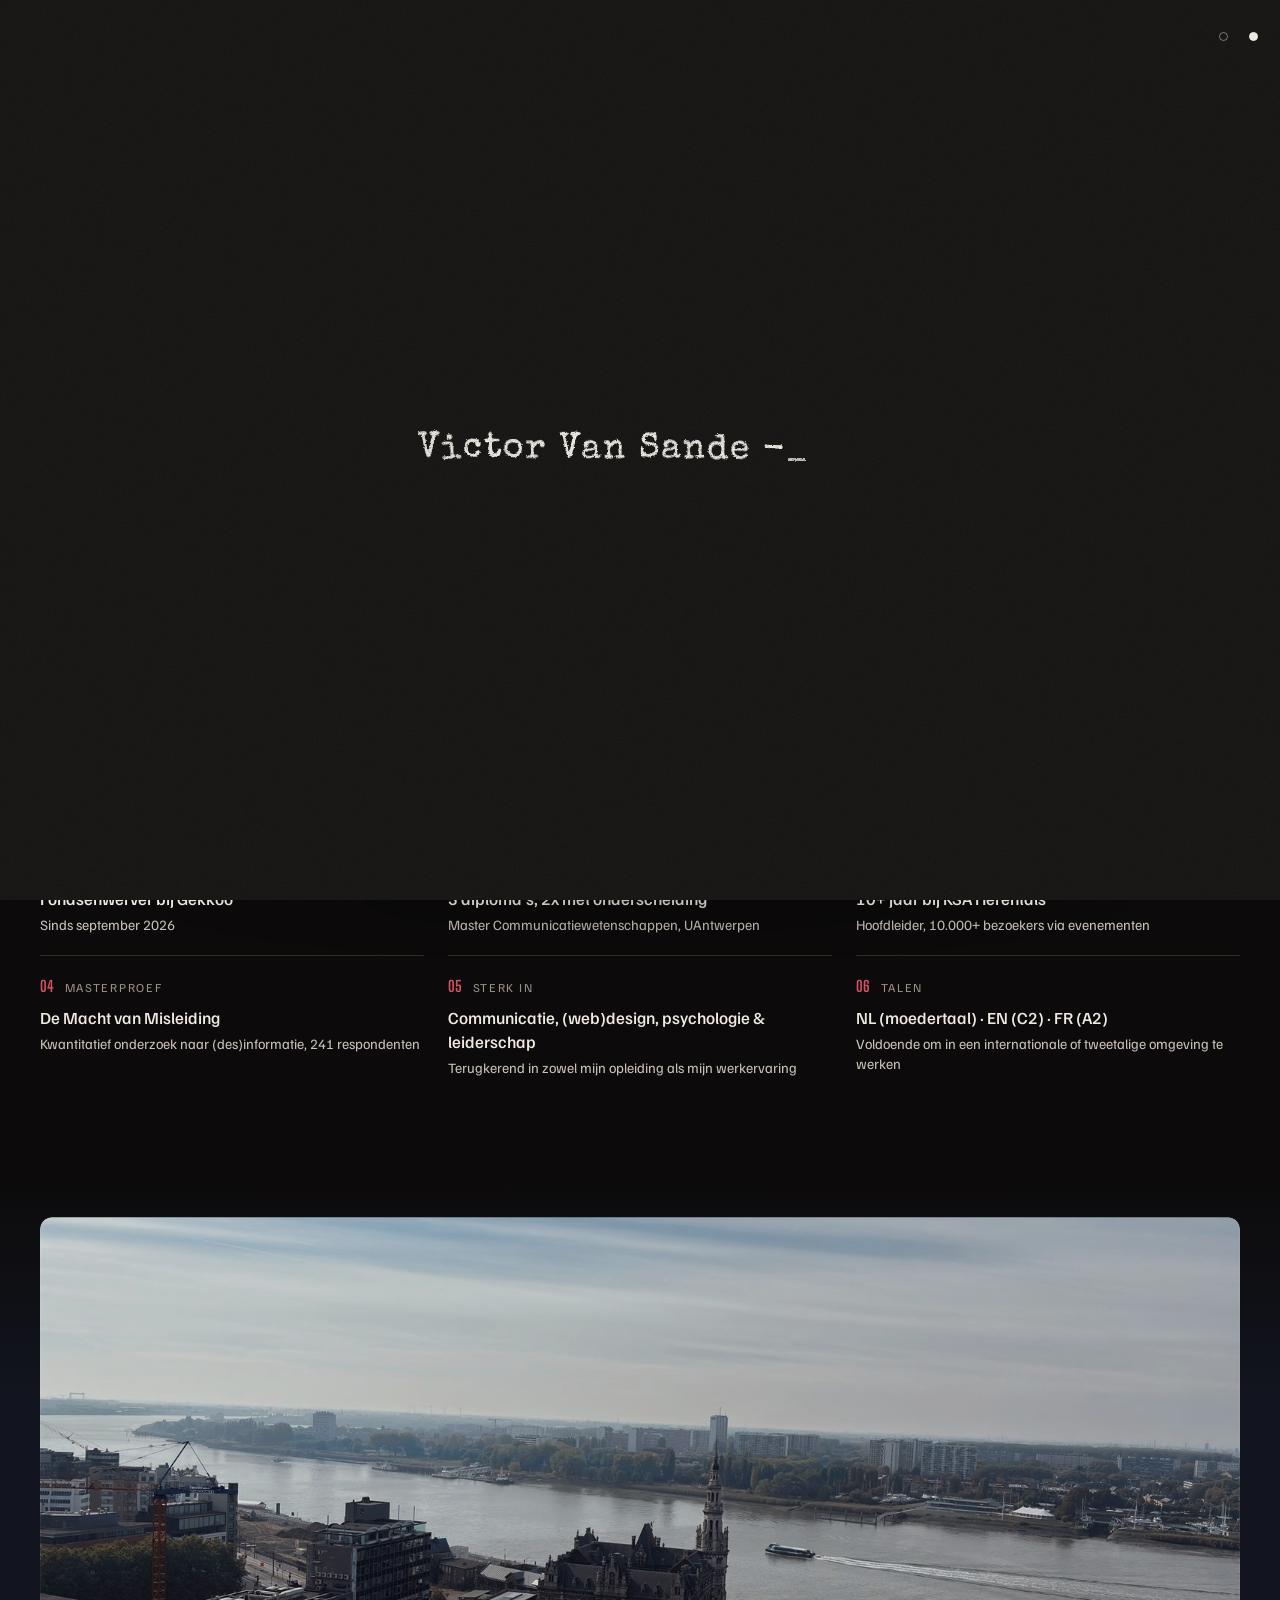
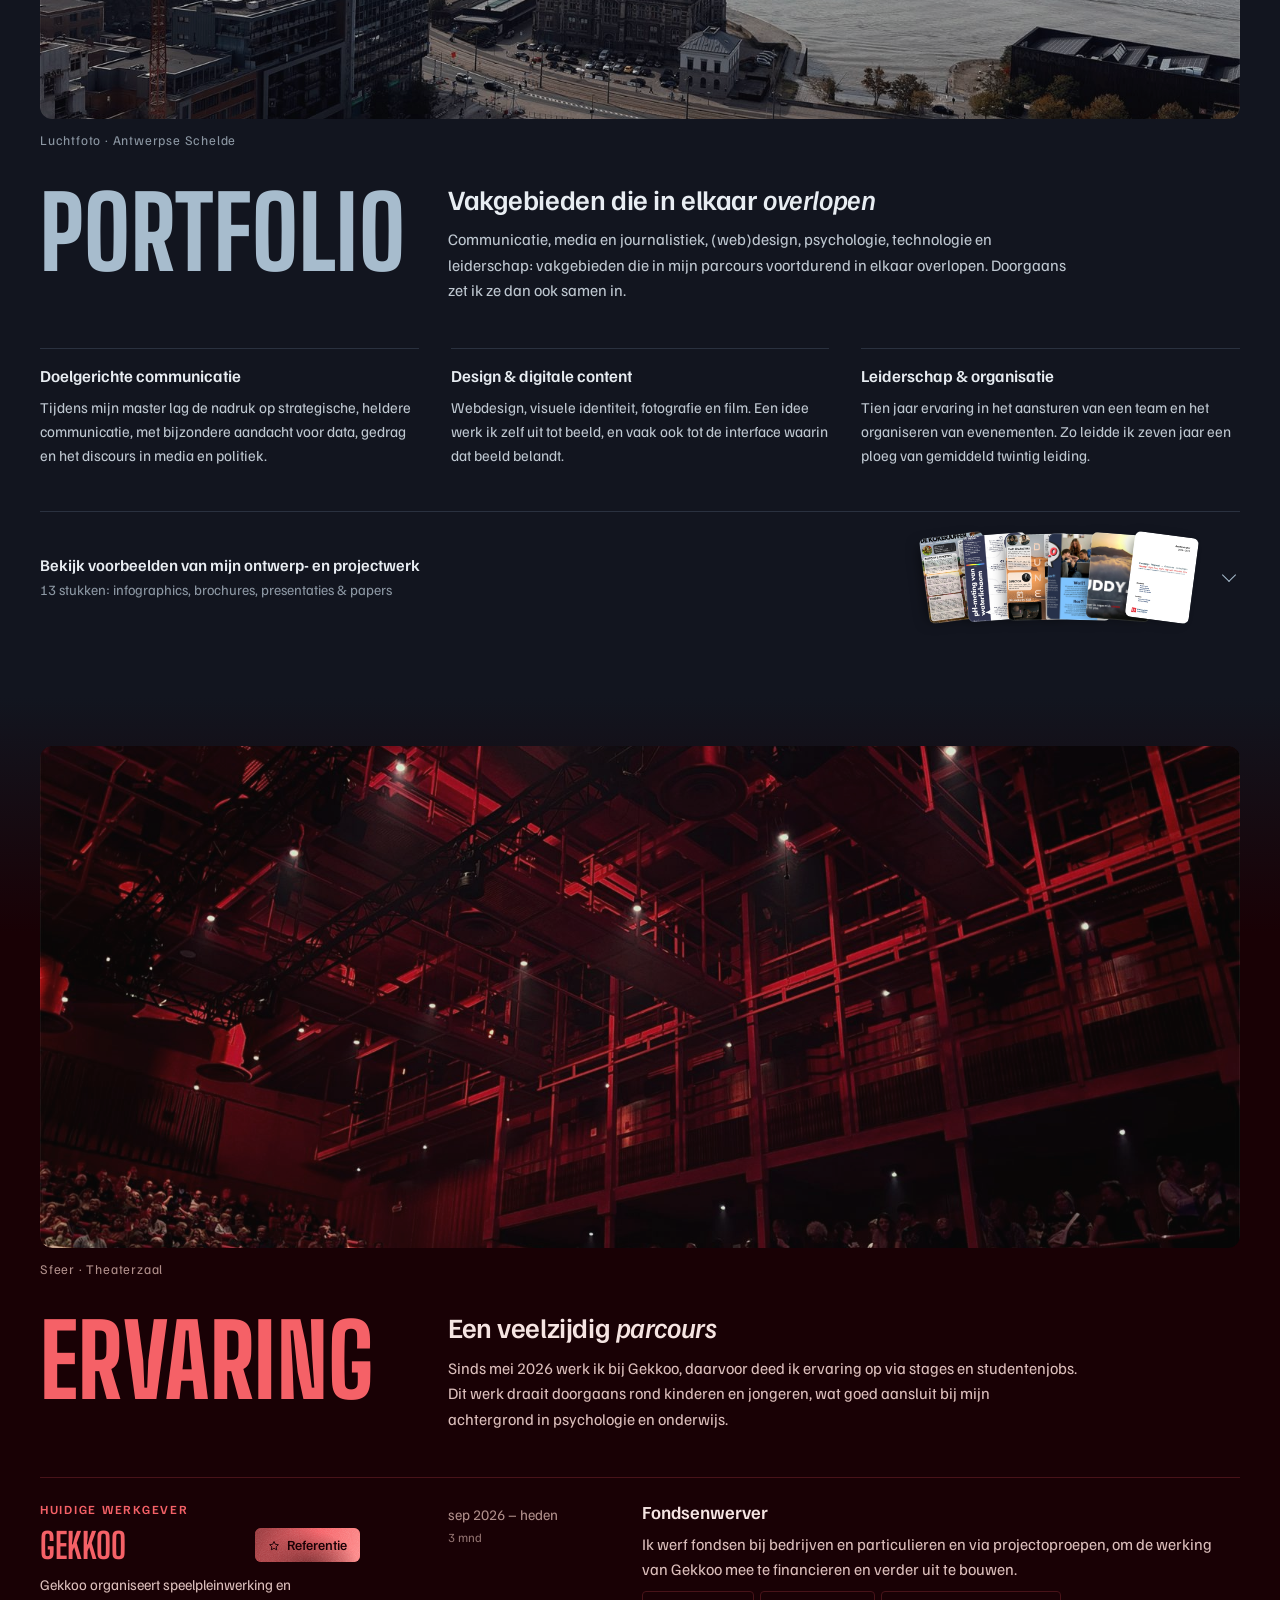
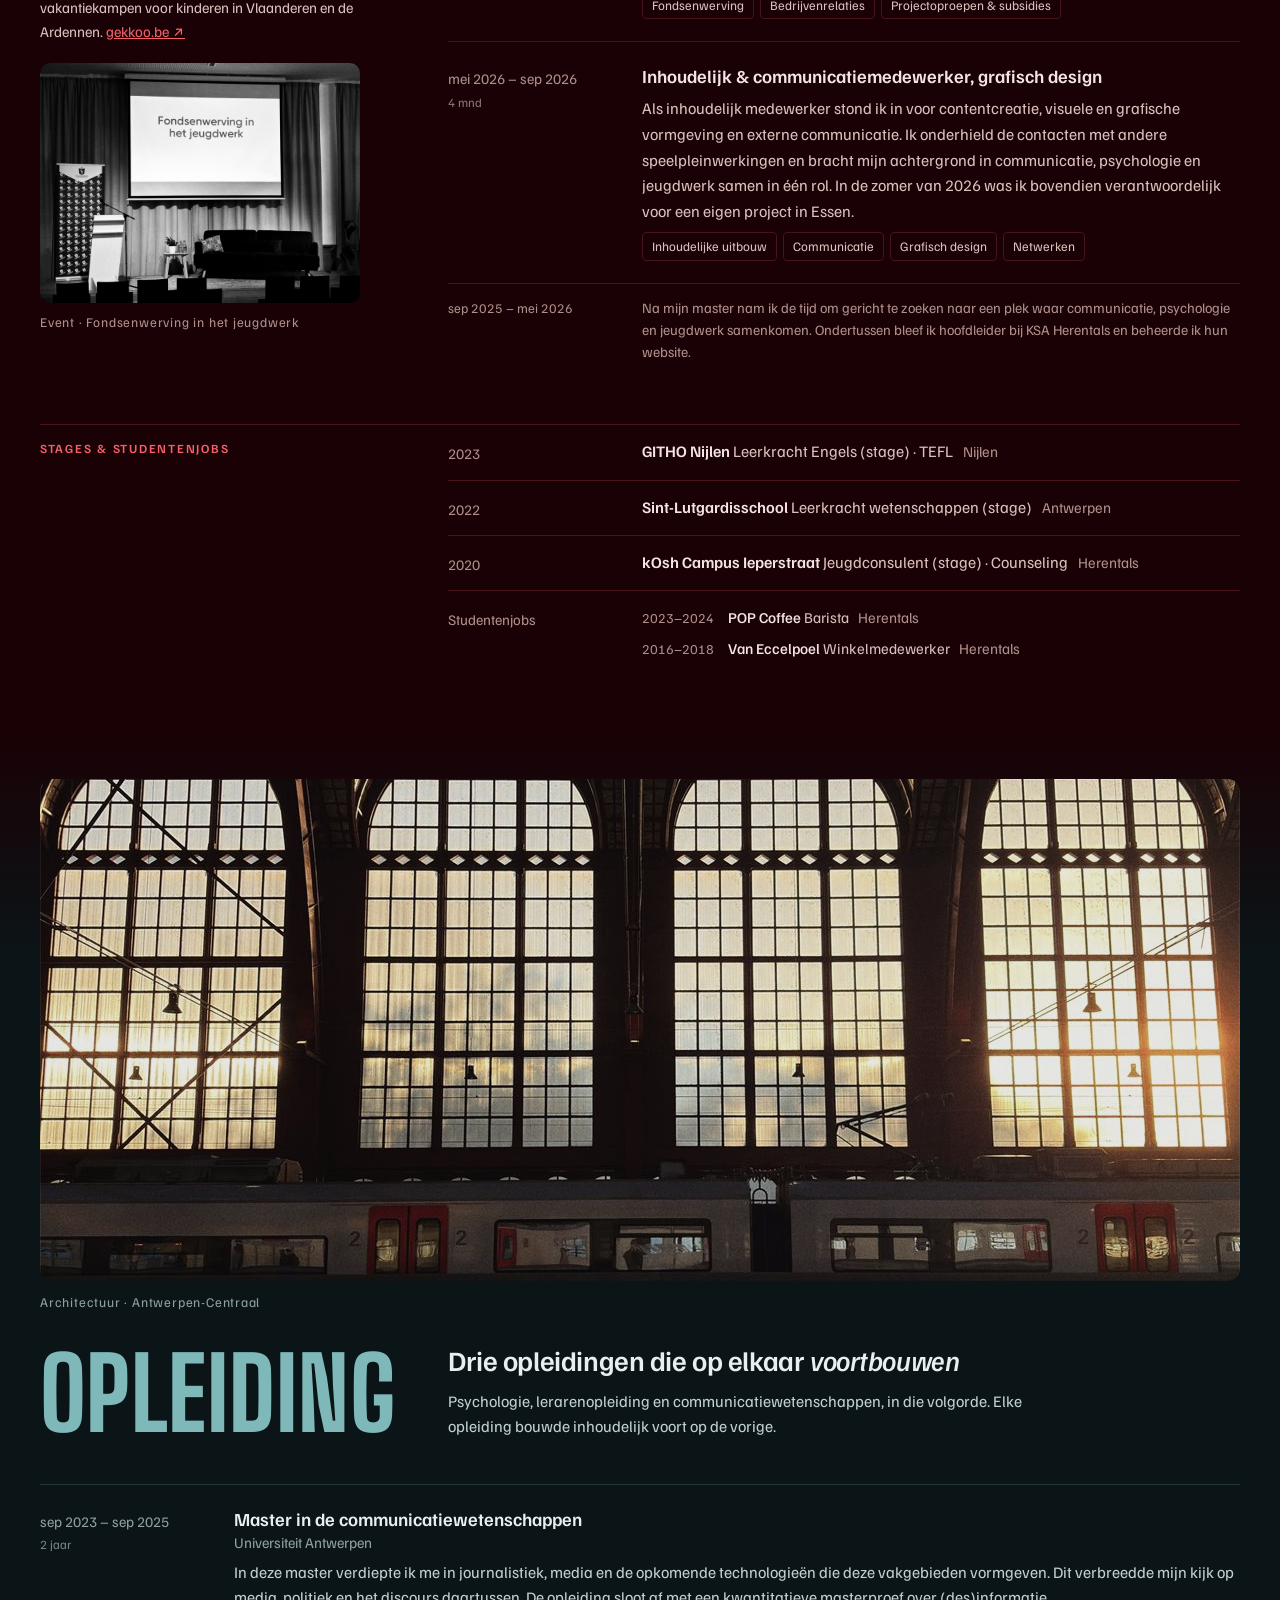
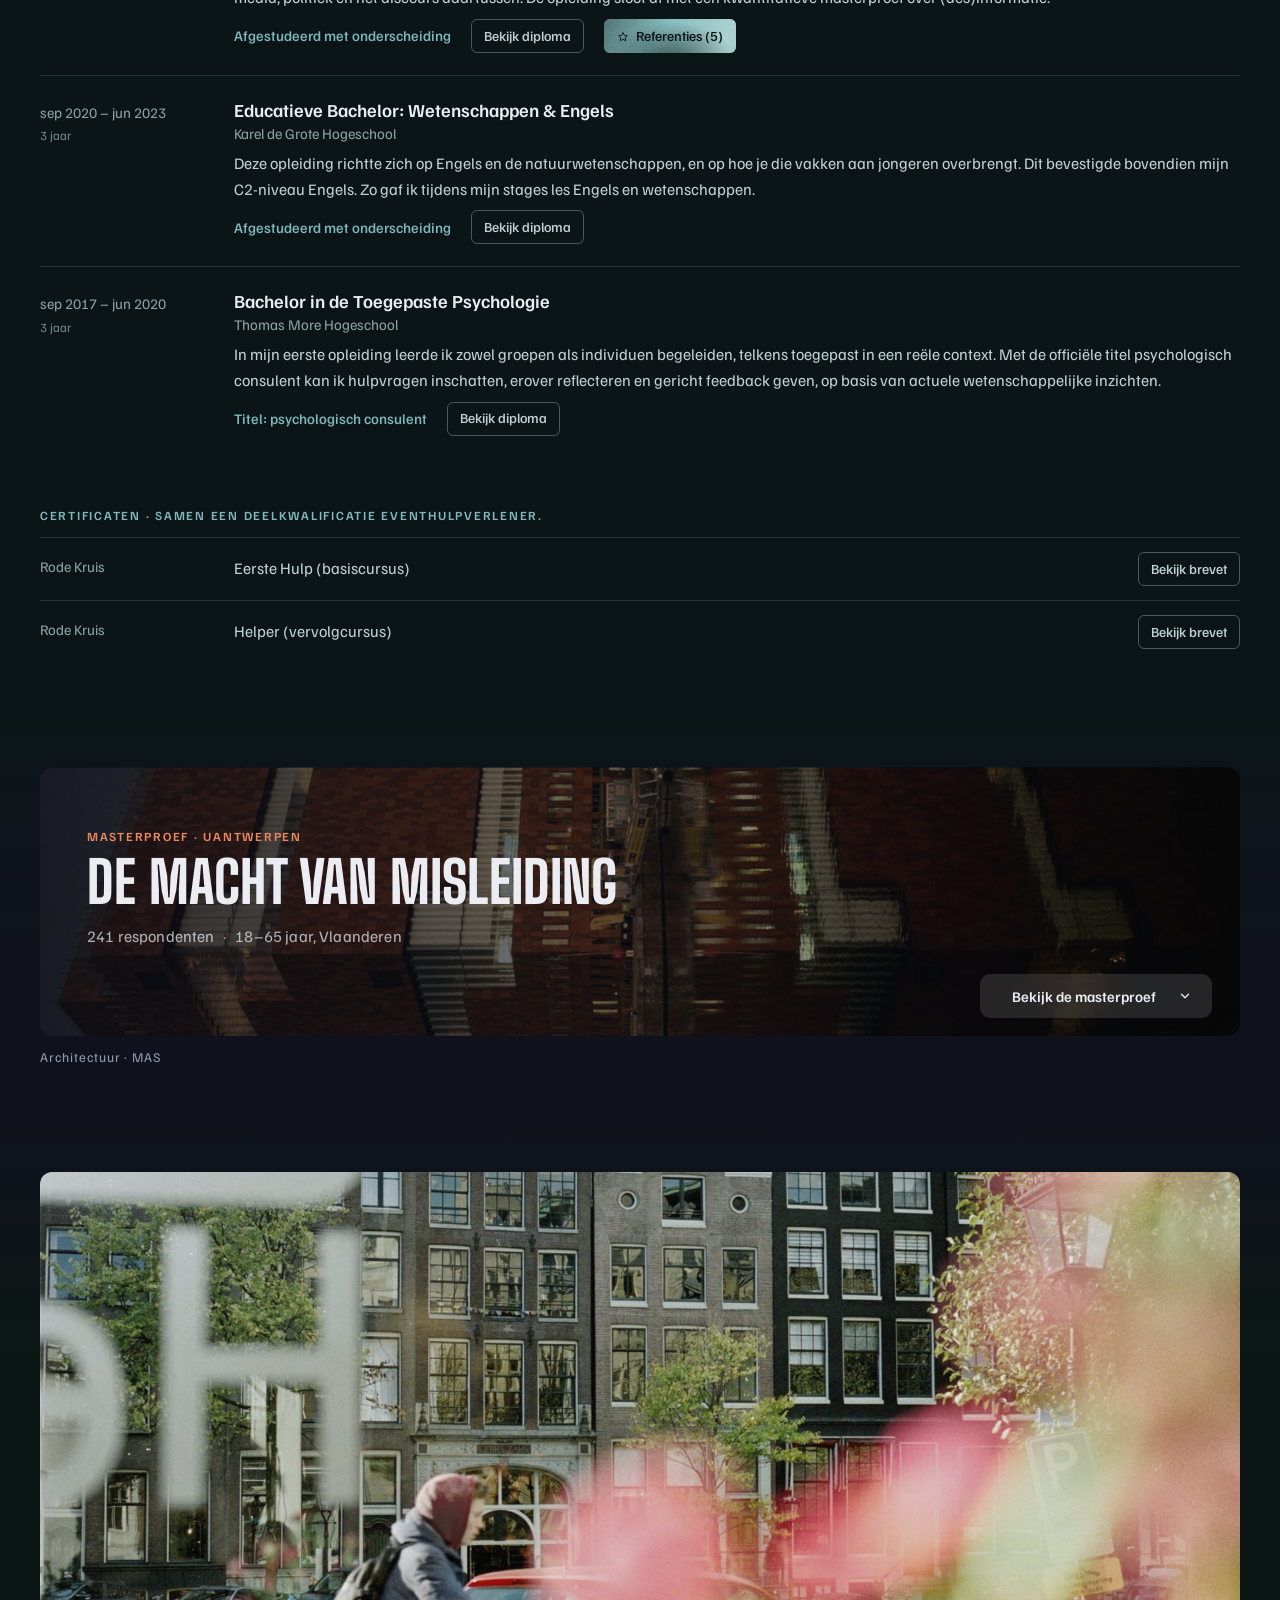
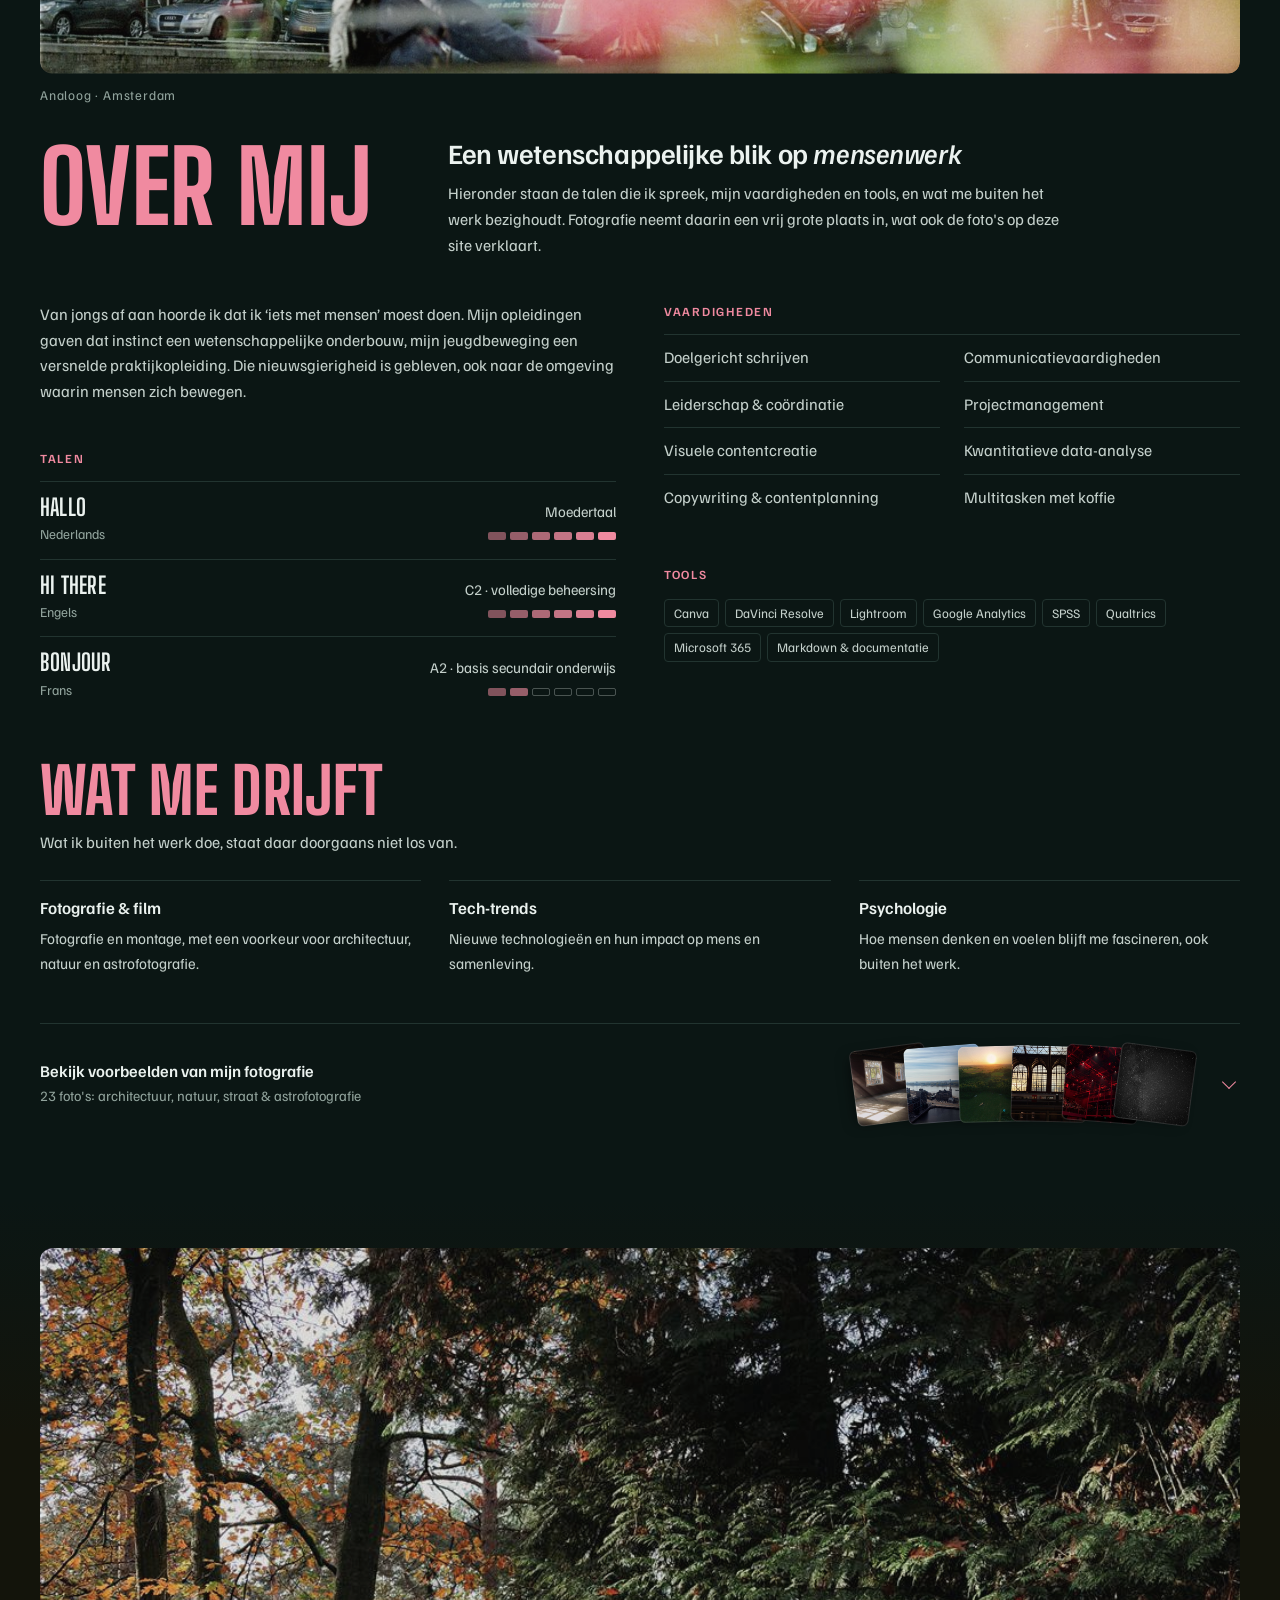
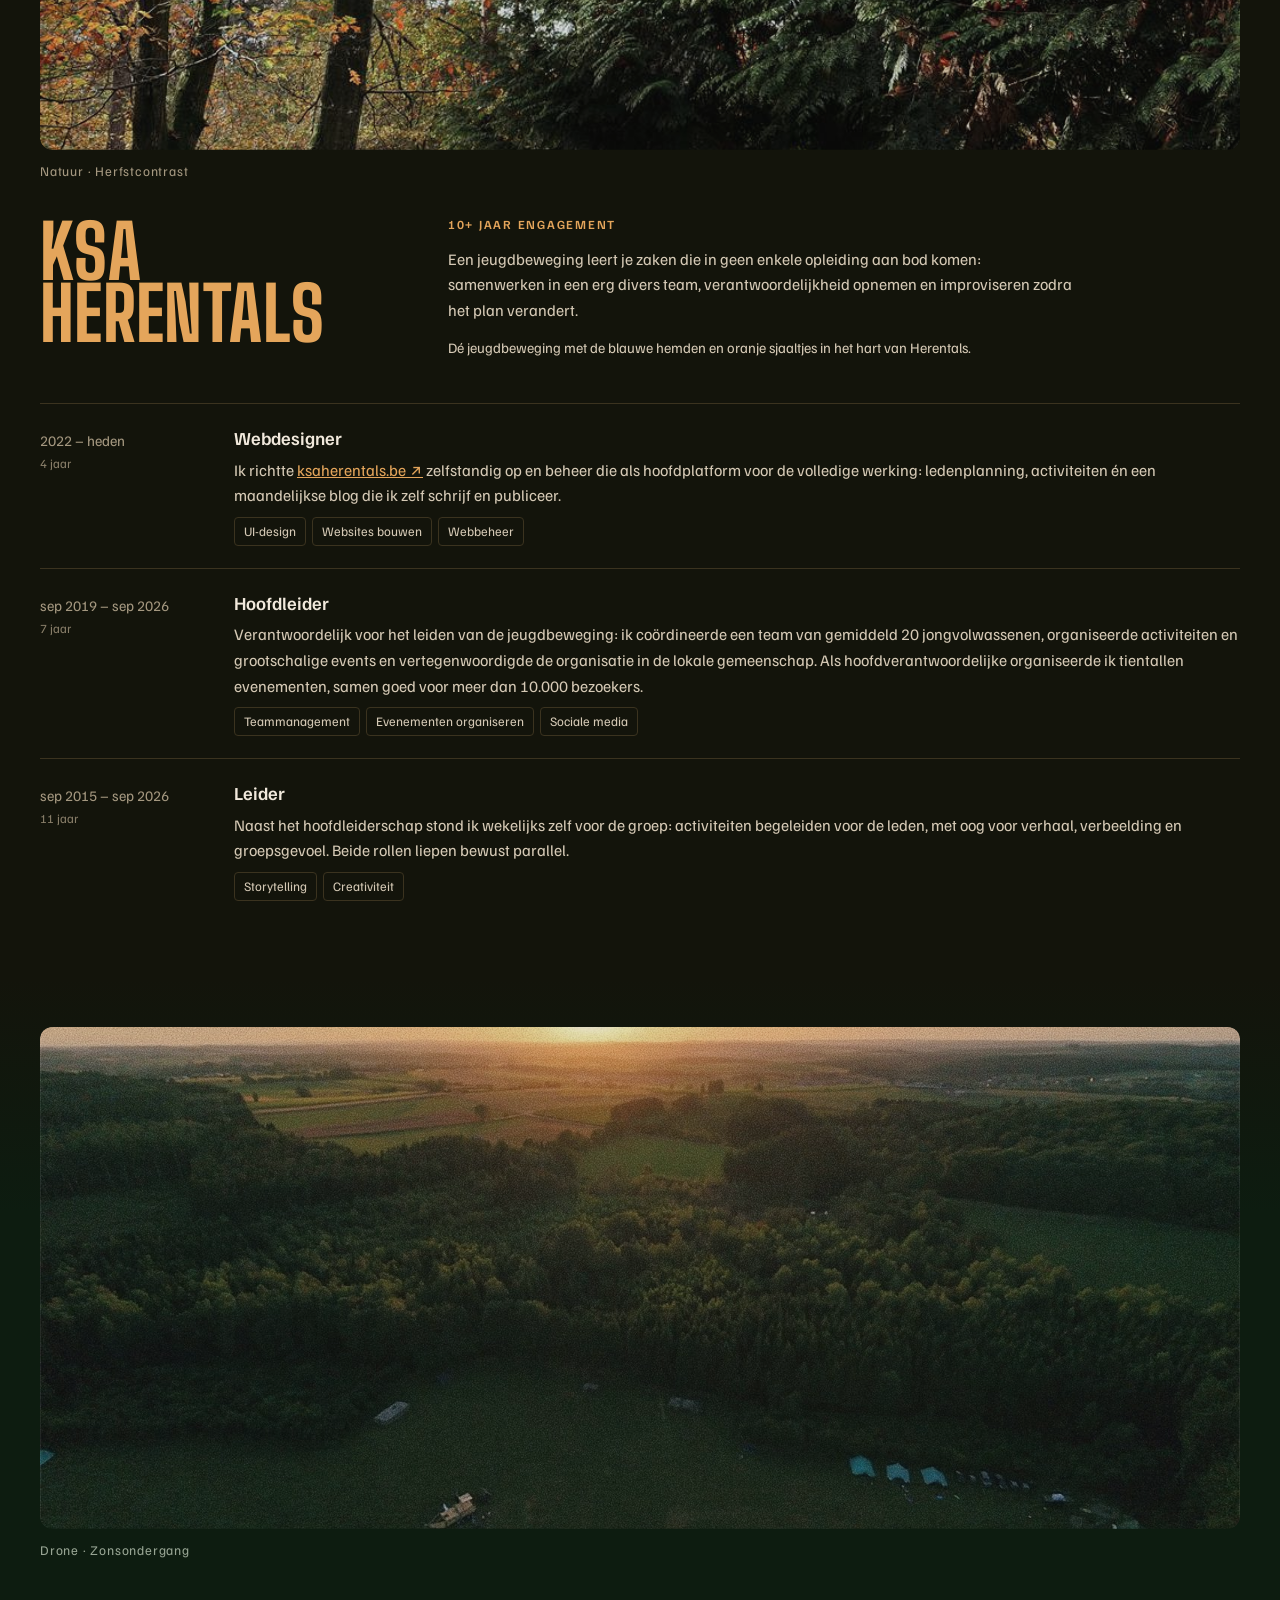
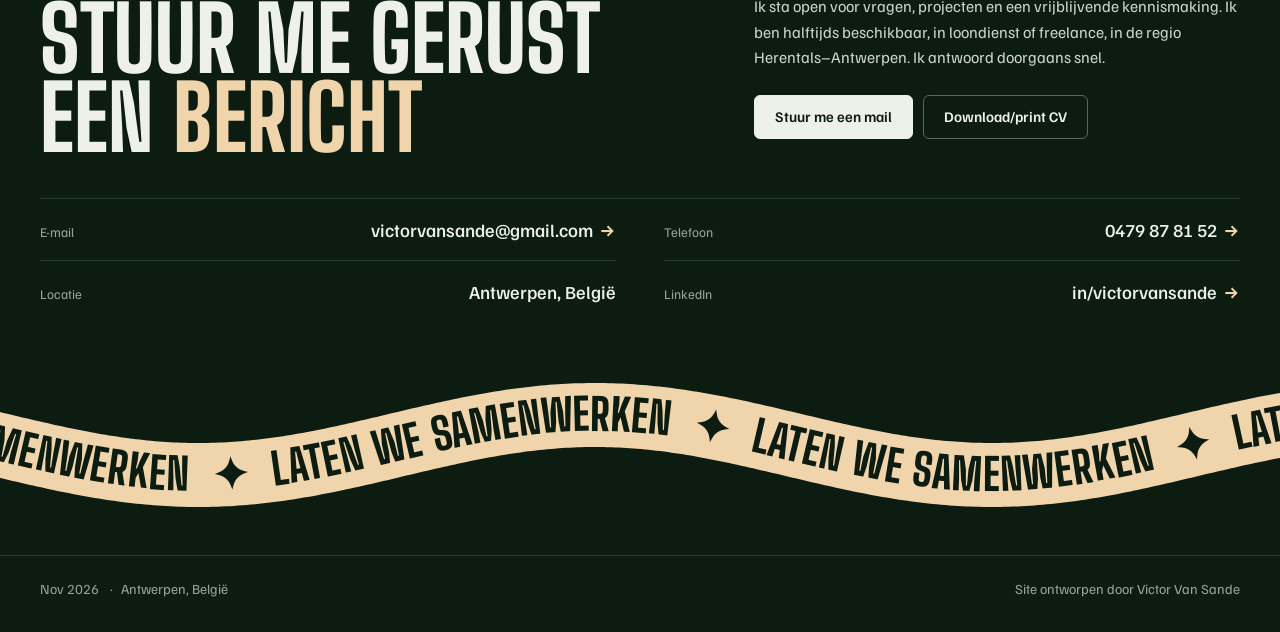
<file: index.html>
<!DOCTYPE html>
<html lang="nl">
<head>
  <meta charset="UTF-8" />
  <meta name="viewport" content="width=device-width, initial-scale=1.0" />
  <!-- iOS maakt anders van elk getal of adres een link in een eigen kleur; de echte links staan er al -->
  <meta name="format-detection" content="telephone=no, date=no, address=no, email=no" />
  <!-- Niet indexeren: de site blijft vrij bereikbaar via de link, maar hoort
       niet in zoekresultaten thuis. -->
  <meta name="robots" content="noindex, nofollow, noarchive, nosnippet, noimageindex" />
  <meta name="googlebot" content="noindex, nofollow, noarchive, nosnippet, noimageindex" />
  <title>Victor Van Sande · Communicatiewetenschapper</title>
  <meta name="description" content="Portfolio van Victor Van Sande, communicatiewetenschapper met expertise in communicatie, media, (web)design, psychologie, technologie en leiderschap." />
  <meta property="og:type" content="website" />
  <meta property="og:url" content="https://victorvansande.be/" />
  <meta property="og:title" content="Victor Van Sande · Communicatiewetenschapper" />
  <meta property="og:description" content="Communicatiewetenschapper met expertise in communicatie, media, (web)design, psychologie, technologie en leiderschap. Master UAntwerpen met onderscheiding." />
  <meta property="og:image" content="https://victorvansande.be/assets/og-image.jpg" />
  <meta property="og:image:type" content="image/jpeg" />
  <meta property="og:image:width" content="1200" />
  <meta property="og:image:height" content="630" />
  <meta property="og:locale" content="nl_BE" />
  <meta name="twitter:card" content="summary_large_image" />
  <meta name="twitter:title" content="Victor Van Sande · Communicatiewetenschapper" />
  <meta name="twitter:description" content="Communicatiewetenschapper met expertise in communicatie, media, (web)design, psychologie, technologie en leiderschap." />
  <meta name="twitter:image" content="https://victorvansande.be/assets/og-image.jpg" />
  <meta name="theme-color" content="#0c0a0a" />
  <link rel="icon" href="assets/icons/favicon-32.png?v=2" sizes="32x32" type="image/png" />
  <link rel="icon" href="assets/icons/favicon.svg?v=2" type="image/svg+xml" />
  <link rel="apple-touch-icon" href="assets/icons/apple-touch-icon.png?v=2" />
  <link rel="manifest" href="manifest.webmanifest" />
  <meta name="apple-mobile-web-app-title" content="Victor · cv" />
  <link rel="preconnect" href="https://fonts.googleapis.com" />
  <link rel="preconnect" href="https://fonts.gstatic.com" crossorigin />
  <link href="https://fonts.googleapis.com/css2?family=Big+Shoulders+Display:wght@600;700;800&family=Familjen+Grotesk:ital,wght@0,400;0,500;0,600;1,400&family=IBM+Plex+Mono:wght@400;600&family=Special+Elite&display=swap" rel="stylesheet" />
  <!-- Oude adressen van secties (#werk heet sinds nov 2026 #portfolio, #over heet
       #over-mij): een gedeelde link met het oude adres komt zo nog op de juiste plek -->
  <script>(function(){var m={"#werk":"#portfolio","#over":"#over-mij"};if(m[location.hash])history.replaceState(null,"",m[location.hash]);addEventListener("hashchange",function(){if(m[location.hash])location.replace(m[location.hash]);});})();</script>
  <!-- Intro "Venster": eenmalig per sessie, moet vóór de eerste paint vaststaan om flikkeren te vermijden -->
  <script>
    (function () {
      try {
        if (!sessionStorage.getItem("vvs-intro-seen")) {
          var d = document.documentElement;
          d.classList.add("intro");
          sessionStorage.setItem("vvs-intro-seen", "1");
          // het vel papier ligt er al vanaf de eerste paint, anders zie je
          // eerst kort de site; vel.js neemt het daarna over
          var rustig = matchMedia("(prefers-reduced-motion: reduce)").matches;
          try { rustig = rustig || localStorage.getItem("cv-motion") === "reduce" || sessionStorage.getItem("cv-weergave") === "compact"; } catch (e) {}
          if (!rustig) d.classList.add("vel-open");
        }
      } catch (e) { /* private mode: intro wordt gewoon overgeslagen */ }
    })();
  </script>
  <link rel="stylesheet" href="style.css?v=358" />
  <script src="i18n.js?v=104" defer></script>
  <script src="vel.js?v=8" defer></script>
  <script src="main.js?v=135" defer></script>
  <script src="galerij.js?v=6" defer></script>
  <script src="stapel.js?v=17" defer></script>
  <script src="lint.js?v=4" defer></script>
  <!-- Voorkeuren al in de kop toepassen, zodat de pagina niet zichtbaar
       verspringt. Kleurthema en licht/donker zijn weg: elke sectie haalt haar
       kleuren nu uit haar eigen foto, en een vrij te kiezen thema zou dat
       systeem doorkruisen. -->
  <script>(function(){var d=document.documentElement;try{if(localStorage.getItem('cv-motion')==='reduce')d.dataset.motion='reduce';if(localStorage.getItem('cv-contrast')==='high')d.dataset.contrast='high';var z=parseInt(localStorage.getItem('cv-zoom'),10);if(z>=80&&z<=130&&z!==100)d.style.fontSize=z+'%';if(localStorage.getItem('cv-modus')==='light'){d.dataset.mode='light';var t=document.querySelector('meta[name=theme-color]');if(t)t.content='#f6f1ea';}localStorage.removeItem('cv-weergave');if(sessionStorage.getItem('cv-weergave')==='compact')d.dataset.view='compact';var l=localStorage.getItem('cv-lang');d.lang=(l==='en')?'en':'nl';}catch(e){}})();</script>
</head>
<body>
  <a class="skip-link" href="#home" data-i18n="skip_link">Meteen naar de inhoud</a>
  <!-- Het vel papier bij het eerste bezoek (vel.js). Zonder script, bij een
       herbezoek in dezelfde sessie of bij minder beweging verschijnt het niet.
       De inktfilter laat de randen van de getypte letters rafelen en laat hier
       en daar wat inkt wegvallen. -->
  <svg width="0" height="0" style="position:absolute" aria-hidden="true">
    <filter id="vel-inkt" x="-5%" y="-20%" width="110%" height="140%">
      <feTurbulence type="fractalNoise" baseFrequency=".9" numOctaves="2" seed="4" result="ruis"/>
      <feDisplacementMap in="SourceGraphic" in2="ruis" scale="2.6" xChannelSelector="R" yChannelSelector="G" result="rafel"/>
      <feTurbulence type="fractalNoise" baseFrequency="1.6" numOctaves="1" seed="11" result="vlek"/>
      <feColorMatrix in="vlek" type="matrix" values="0 0 0 0 0  0 0 0 0 0  0 0 0 0 0  0 0 0 -1.5 1.62" result="masker"/>
      <feComposite in="rafel" in2="masker" operator="in" result="inkt"/>
      <feGaussianBlur in="inkt" stdDeviation=".3" result="zacht"/>
      <feMerge><feMergeNode in="zacht"/><feMergeNode in="zacht"/></feMerge>
    </filter>
  </svg>
  <div class="vel-waas" aria-hidden="true"></div>
  <div class="vel" id="vel" role="dialog" aria-modal="true" aria-label="Victor Van Sande - CV">
    <!-- meteen kiezen tussen licht en donker; het vel zelf volgt mee -->
    <div class="vel-keuze" role="group" aria-label="Thema" data-i18n-aria="vel_thema">
      <button type="button" class="vel-optie" data-modus="light"><i class="vel-bol" aria-hidden="true"></i><span class="vel-optie-txt" data-i18n="vel_licht">Licht</span></button>
      <button type="button" class="vel-optie" data-modus="dark"><i class="vel-bol" aria-hidden="true"></i><span class="vel-optie-txt" data-i18n="vel_donker">Donker</span></button>
    </div>
    <p class="vel-regel" aria-hidden="true"></p>
    <button type="button" class="vel-hint"><svg class="vel-pijl" width="22" height="12" viewBox="0 0 22 12" fill="none" stroke="currentColor" stroke-width="1.4" stroke-linecap="round" stroke-linejoin="round" aria-hidden="true"><path d="M2 10.5 11 2l9 8.5"/></svg><span class="vel-hint-txt" data-i18n="vel_hint">Veeg omhoog</span></button>
  </div>

  <!-- NAV -->
  <header class="nav">
    <div class="wrap nav-inner">
      <a href="#home" class="brand" translate="no">Victor Van Sande</a>
      <div class="nav-right">
        <nav class="nav-links" id="hoofdmenu" aria-label="Hoofdmenu">
          <a href="#portfolio" data-i18n="nav_werk">Portfolio</a>
          <a href="#ervaring" data-i18n="nav_ervaring">Ervaring</a>
          <a href="#opleiding" data-i18n="nav_opleiding">Opleiding</a>
          <a href="#over-mij" data-i18n="nav_over">Over mij</a>
          <a href="#contact" data-i18n="nav_contact">Contact</a>
        </nav>
        <!-- Lichte versie: de keuze wordt bewaard onder cv-modus en niet onder
             het oude cv-mode, anders kwamen terugkerende bezoekers van de vorige
             site (waar licht de standaard was) ongevraagd in de lichte versie. -->
        <button class="mode-toggle" type="button" aria-pressed="false" aria-label="Lichte versie" title="Licht / donker">
          <svg class="sun" width="17" height="17" viewBox="0 0 24 24" fill="none" stroke="currentColor" stroke-width="2" stroke-linecap="round" aria-hidden="true"><circle cx="12" cy="12" r="4"/><path d="M12 2v2M12 20v2M4.9 4.9l1.4 1.4M17.7 17.7l1.4 1.4M2 12h2M20 12h2M4.9 19.1l1.4-1.4M17.7 6.3l1.4-1.4"/></svg>
          <svg class="moon" width="16" height="16" viewBox="0 0 24 24" fill="none" stroke="currentColor" stroke-width="2" stroke-linejoin="round" aria-hidden="true"><path d="M21 12.8A9 9 0 1 1 11.2 3a7 7 0 0 0 9.8 9.8z"/></svg>
        </button>
        <div class="settings-wrap">
          <button class="settings-toggle" aria-label="Instellingen / Settings" title="Instellingen" aria-expanded="false" aria-haspopup="true">
            <svg width="18" height="18" viewBox="0 0 24 24" fill="none" stroke="currentColor" stroke-width="2" stroke-linecap="round" stroke-linejoin="round" aria-hidden="true"><path d="M4 6h10M18 6h2M4 12h4M12 12h8M4 18h12M20 18h0"/><circle cx="16" cy="6" r="2"/><circle cx="10" cy="12" r="2"/><circle cx="18" cy="18" r="2"/></svg>
          </button>
          <div class="settings-pop" role="group" aria-label="Instellingen">
            <!-- Taal staat sinds nov 2026 in de instellingen (Victors vraag); enkel
                 licht/donker staat nog los in de menubalk. Elke taal in haar eigen taal. -->
            <h4 id="taal-kop" data-i18n="set_lang">Taal</h4>
            <div class="taal-keuze" role="group" aria-labelledby="taal-kop">
              <button type="button" data-lang="nl" lang="nl" translate="no" aria-pressed="true">Nederlands</button>
              <button type="button" data-lang="en" lang="en" translate="no" aria-pressed="false">English</button>
            </div>
            <h4 data-i18n="a11y_title">Toegankelijkheid</h4>
            <label class="a11y-row"><span data-i18n="a11y_motion">Minder beweging</span><input type="checkbox" class="a11y-motion"><span class="sw" aria-hidden="true"></span></label>
            <label class="a11y-row"><span data-i18n="a11y_contrast">Hoger contrast</span><input type="checkbox" class="a11y-contrast"><span class="sw" aria-hidden="true"></span></label>
            <div class="zoom-row">
              <span data-i18n="a11y_zoom">Tekstgrootte</span>
              <div class="zoom-ctl">
                <button type="button" class="zoom-btn zoom-out" aria-label="Kleiner">&minus;</button>
                <span class="zoom-val" aria-live="polite">100%</span>
                <button type="button" class="zoom-btn zoom-in" aria-label="Groter">+</button>
              </div>
            </div>
            <h4 data-i18n="set_view">Weergave</h4>
            <label class="a11y-row"><span data-i18n="set_compact">Compacte weergave</span><input type="checkbox" class="view-compact"><span class="sw" aria-hidden="true"></span></label>
            <h4 data-i18n="set_download">Downloads</h4>
            <a href="assets/cv-victor-van-sande.pdf" download class="set-action">
              <span data-i18n="set_cv_pdf">CV als PDF</span>
              <span class="set-action-sub" data-i18n="set_cv_pdf_sub">Om te mailen of af te drukken</span>
            </a>
            <!-- De ATS-versie staat tijdelijk offline. Terugzetten = dit commentaar
                 openen; het bestand, cv-print-ats.html en de vertalingen blijven
                 staan, dus er is verder niets voor nodig. -->
            <!--
            <a href="assets/cv-victor-van-sande-ats.pdf" download class="set-action">
              <span data-i18n="set_cv_ats">CV voor sollicitatieportalen</span>
              <span class="set-action-sub" data-i18n="set_cv_ats_sub">Één kolom, voor scansoftware</span>
            </a>
            -->
          </div>
        </div>
        <button class="burger" aria-label="Menu" aria-expanded="false" aria-controls="hoofdmenu"><span></span><span></span></button>
      </div>
    </div>
  </header>

  <main>

  <!-- ============ COMPACTE WEERGAVE ============
       Een samenvatting van de hele site als stapel kaarten, één per onderdeel,
       met de foto en de kleuren van dat onderdeel. Enkel zichtbaar wanneer
       data-view="compact" op <html> staat (instellingen, onthouden onder
       cv-weergave in sessionStorage: enkel voor dit bezoek, zodat wie de link
       later opnieuw opent altijd op het vel en de volledige site start; de
       oude keuze in localStorage wordt in de kop gewist). De gewone secties
       zijn dan verborgen. "Lees verder" zet de
       gewone weergave terug en springt naar het onderdeel. De beweging zit in
       stapel.js. Eigen bouw, geïnspireerd op de Scroll Stack van React Bits Pro. -->
  <section class="stack" id="compact" aria-label="Compacte weergave">
    <div class="stack-stage">
      <article class="stack-card grade g-eclipse">
        <picture><source media="(max-width: 700px)" srcset="assets/photos/m/zonsverduistering.webp" type="image/webp" /><img width="1600" height="1200" src="assets/photos/zonsverduistering.jpg" alt="Close-up van een zonsverduistering met een gloeiende rand" loading="lazy" /></picture>
        <div class="stack-body">
          <p class="label"><span data-i18n="hero_role">Communicatiewetenschapper.</span></p>
          <div class="stack-naam"><span class="stack-portret" aria-hidden="true"><img src="assets/victor-profiel.jpg" alt="" width="400" height="400" loading="lazy" decoding="async" /></span><h2 class="stack-title" translate="no"><span class="em-serif">Victor</span> Van Sande</h2></div>
          <p class="stack-text"><span data-i18n="hero_lead_2">Ik benader communicatie op een analytische, wetenschappelijke manier, zonder daarbij de mens achter de boodschap uit het oog te verliezen.</span></p>
          <div class="btn-row"><a href="#home" class="btn btn-line stack-more" data-i18n="stack_more">Lees verder</a></div>
        </div>
        <div class="stack-hoek"><a href="assets/cv-victor-van-sande.pdf" download><svg width="17" height="17" viewBox="0 0 24 24" fill="none" stroke="currentColor" stroke-width="2" stroke-linecap="round" stroke-linejoin="round" aria-hidden="true"><path d="M12 3v12m0 0 4-4m-4 4-4-4"/><path d="M4 17v2a2 2 0 0 0 2 2h12a2 2 0 0 0 2-2v-2"/></svg><span data-i18n="hero_cta_cv">Download/print CV</span></a></div>
      </article>
      <article class="stack-card grade g-schelde">
        <picture><source media="(max-width: 700px)" srcset="assets/photos/m/antwerpen-skyline-schelde.webp" type="image/webp" /><img width="1600" height="1200" src="assets/photos/antwerpen-skyline-schelde.jpg" alt="Luchtfoto van de Antwerpse skyline met de Schelde" loading="lazy" /></picture>
        <div class="stack-body">
          <p class="label"><span data-i18n="nav_werk">Portfolio</span></p>
          <h2 class="stack-title"><span data-i18n="hl_h2">Vakgebieden die in elkaar <span class="grad-text em-serif">overlopen</span></span></h2>
          <p class="stack-text"><span data-i18n="hl_lead">Communicatie, media en journalistiek, (web)design, psychologie, technologie en leiderschap: vakgebieden die in mijn parcours voortdurend in elkaar overlopen. Doorgaans zet ik ze dan ook samen in.</span></p>
          <div class="btn-row"><a href="#portfolio" class="btn btn-line stack-more" data-i18n="stack_more">Lees verder</a></div>
        </div>
      </article>
      <article class="stack-card grade g-theater">
        <picture><source media="(max-width: 700px)" srcset="assets/photos/m/theaterzaal-rood-licht.webp" type="image/webp" /><img width="1600" height="1200" src="assets/photos/theaterzaal-rood-licht.jpg" alt="Theaterzaal in rood licht" loading="lazy" /></picture>
        <div class="stack-body">
          <p class="label"><span data-i18n="job_eyebrow">Huidige werkgever</span></p>
          <h2 class="stack-title"><span data-i18n="stack_gekkoo">Fondsenwerver bij <span class="em-serif" translate="no">Gekkoo</span></span></h2>
          <p class="stack-text"><span data-i18n="gekkoo_role1_p">Ik werf fondsen bij bedrijven en particulieren en via projectoproepen, om de werking van Gekkoo mee te financieren en verder uit te bouwen.</span></p>
          <div class="btn-row"><a href="#ervaring" class="btn btn-line stack-more" data-i18n="stack_more">Lees verder</a></div>
        </div>
      </article>
      <article class="stack-card grade g-centraal">
        <picture><source media="(max-width: 700px)" srcset="assets/photos/m/antwerpen-centraal-vensters.webp" type="image/webp" /><img width="1200" height="1600" src="assets/photos/antwerpen-centraal-vensters.jpg" alt="Vensters van Antwerpen-Centraal in tegenlicht" loading="lazy" /></picture>
        <div class="stack-body">
          <p class="label"><span data-i18n="nav_opleiding">Opleiding</span></p>
          <h2 class="stack-title"><span data-i18n="stack_edu">3 diploma's, 2x met <span class="em-serif">onderscheiding</span></span></h2>
          <p class="stack-text"><span data-i18n="edu_lead">Psychologie, lerarenopleiding en communicatiewetenschappen, in die volgorde. Elke opleiding bouwde inhoudelijk voort op de vorige.</span></p>
          <div class="btn-row"><a href="#opleiding" class="btn btn-line stack-more" data-i18n="stack_more">Lees verder</a></div>
        </div>
      </article>
      <article class="stack-card grade g-urbex">
        <picture><source media="(max-width: 700px)" srcset="assets/photos/m/mas-spiegeling.webp" type="image/webp" /><img width="1600" height="1201" src="assets/photos/mas-spiegeling.jpg" alt="Het MAS op zijn zij, met rechts zijn weerspiegeling" loading="lazy" /></picture>
        <div class="stack-body">
          <p class="label"><span data-i18n="tldr_thesis_lbl">Masterproef</span></p>
          <h2 class="stack-title"><span data-i18n="stack_thesis">De Macht van <span class="em-serif">Misleiding</span></span></h2>
          <p class="stack-text"><span data-i18n="tldr_thesis_sub">Kwantitatief onderzoek naar (des)informatie, 241 respondenten</span></p>
          <div class="btn-row"><a href="#masterproef" class="btn btn-line stack-more" data-i18n="stack_more">Lees verder</a></div>
        </div>
      </article>
      <article class="stack-card grade g-gracht">
        <picture><source media="(max-width: 700px)" srcset="assets/photos/m/amsterdam-grachtenpanden-film.webp" type="image/webp" /><img width="1600" height="1095" src="assets/photos/amsterdam-grachtenpanden-film.jpg" alt="Grachtenpanden in Amsterdam door een raam, op film" loading="lazy" /></picture>
        <div class="stack-body">
          <p class="label"><span data-i18n="nav_over">Over mij</span></p>
          <h2 class="stack-title stack-title-lang"><span data-i18n="over_h2">Een wetenschappelijke blik op <span class="grad-text em-serif">mensenwerk</span></span></h2>
          <p class="stack-text"><span data-i18n="over_bio2">Van jongs af aan hoorde ik dat ik &lsquo;iets met mensen&rsquo; moest doen. Mijn opleidingen gaven dat instinct een wetenschappelijke onderbouw, mijn jeugdbeweging een versnelde praktijkopleiding. Die nieuwsgierigheid is gebleven, ook naar de omgeving waarin mensen zich bewegen.</span></p>
          <div class="btn-row"><a href="#over-mij" class="btn btn-line stack-more" data-i18n="stack_more">Lees verder</a></div>
        </div>
      </article>
      <article class="stack-card grade g-herfst">
        <picture><source media="(max-width: 700px)" srcset="assets/photos/m/herfstbos-contrast.webp" type="image/webp" /><img width="1050" height="1400" src="assets/photos/herfstbos-contrast.jpg" alt="Herfstbos met groene naaldboom en oranje bladeren" loading="lazy" /></picture>
        <div class="stack-body">
          <p class="label"><span data-i18n="ksa_eyebrow">10+ jaar engagement</span></p>
          <h2 class="stack-title" translate="no"><span class="em-serif">KSA</span> Herentals</h2>
          <p class="stack-text"><span data-i18n="ksa_lead">Een jeugdbeweging leert je zaken die in geen enkele opleiding aan bod komen: samenwerken in een erg divers team, verantwoordelijkheid opnemen en improviseren zodra het plan verandert.</span></p>
          <div class="btn-row"><a href="#ksa" class="btn btn-line stack-more" data-i18n="stack_more">Lees verder</a></div>
        </div>
      </article>
      <article class="stack-card grade g-veld">
        <picture><source media="(max-width: 700px)" srcset="assets/photos/m/drone-zonsondergang-kampeerveld.webp" type="image/webp" /><img width="1600" height="1200" src="assets/photos/drone-zonsondergang-kampeerveld.jpg" alt="Dronefoto van een zonsondergang boven een kampeerveld" loading="lazy" /></picture>
        <div class="stack-body">
          <p class="label"><span data-i18n="nav_contact">Contact</span></p>
          <h2 class="stack-title"><span data-i18n="contact_final_h2">Stuur me gerust een <span class="grad-text em-serif">bericht</span></span></h2>
          <p class="stack-text"><span data-i18n="contact_final_lead">Ik sta open voor vragen, projecten en een vrijblijvende kennismaking. Ik ben halftijds beschikbaar, in loondienst of freelance, in de regio Herentals–Antwerpen. Ik antwoord doorgaans snel.</span></p>
          <div class="btn-row"><a href="#contact" class="btn btn-line stack-more" data-i18n="stack_more">Lees verder</a></div>
        </div>
        <div class="stack-hoek"><a href="mailto:victorvansande@gmail.com"><svg width="17" height="17" viewBox="0 0 24 24" fill="none" stroke="currentColor" stroke-width="2" stroke-linecap="round" stroke-linejoin="round" aria-hidden="true"><rect x="3" y="5" width="18" height="14" rx="2"/><path d="m3 7 9 6 9-6"/></svg><span data-i18n="contact_btn_mail">Stuur me een mail</span></a></div>
      </article>
      <span data-sjabloon="flip" data-i18n="stack_flip" hidden>Draai om</span>
      <span data-sjabloon="terug" data-i18n="stack_back" hidden>Terug</span>
      <div class="stack-ui" aria-hidden="true"><div class="stack-rail"><i></i></div><span class="stack-count">1 / 8</span></div>
      <!-- de footer van de compacte weergave: verschijnt op de laatste kaart op de
           plek van de voortgangsbalk (stapel.js); de gewone footer is dan verborgen -->
      <div class="stack-voet">
        <p><span data-i18n="footer_updated">Nov 2026</span><span data-i18n="footer_place">Antwerpen, België</span></p>
        <p><span data-i18n="colofon">Site ontworpen door Victor Van Sande</span></p>
      </div>
    </div>
  </section>

  <!-- ============ HOME ============
       Elke sectie opent met een eigen foto in breedbeeld, en haalt haar
       kleuren uit die foto: de achtergrond uit de donkerste tint, het accent
       uit een heldere. Zo krijgt de pagina een kleurverloop zonder dat er iets
       beweegt. De tinten zijn gemeten op de foto's zelf (zie style.css). -->
  <div class="sec grade g-eclipse" id="home">
    <div class="wrap">
      <figure class="frame frame-hero">
        <picture><source media="(max-width: 700px)" srcset="assets/photos/m/zonsverduistering.webp" type="image/webp" /><img src="assets/photos/zonsverduistering.jpg" alt="Close-up van een zonsverduistering met een gloeiende rand" width="1600" height="1200" fetchpriority="high" /></picture>
        <figcaption data-i18n="photo_eclipse_t">Astrofotografie · Zonsverduistering</figcaption>
      </figure>
      <div class="hero">
        <h1 class="hero-name prism-host" translate="no"><span class="grad-text">Victor Van Sande</span></h1>
        <div class="hero-side">
          <p class="hero-lead"><span data-i18n="hero_role">Communicatiewetenschapper.</span> <span data-i18n="hero_lead_2">Ik benader communicatie op een analytische, wetenschappelijke manier, zonder daarbij de mens achter de boodschap uit het oog te verliezen.</span></p>
          <p class="hero-meta"><span data-i18n="tldr_role_val">Fondsenwerver bij Gekkoo</span> · <span data-i18n="hero_eyebrow">Halftijds beschikbaar</span> · <span data-i18n="tldr_avail_sub">Regio Herentals&ndash;Antwerpen</span></p>
          <div class="btn-row">
            <a href="assets/cv-victor-van-sande.pdf" download class="btn"><span data-i18n="hero_cta_cv">Download/print CV</span></a>
            <a href="#portfolio" class="btn btn-line"><span data-i18n="hero_cta_work">Bekijk mijn portfolio</span></a>
          </div>
          <!-- Naar de compacte weergave (stapel.js); zonder script verborgen,
               want dan is er geen stapel. -->
          <button type="button" class="kort-knop" data-naar-compact hidden><span data-i18n="hero_kort">Weinig tijd? Lees de compacte versie</span><span class="kort-pijl" aria-hidden="true">&rarr;</span></button>
        </div>
      </div>

      <!-- De essentie staat open. Ze zat achter een knop, maar wie snel wil
           weten wie dit is, hoort niet eerst te moeten klikken. -->
      <section class="essentie" id="tldr" aria-labelledby="ess-kop">
        <h2 class="label" id="ess-kop" data-i18n="ess_h">In één oogopslag</h2>
        <dl class="facts">
          <div><dt data-i18n="tldr_role_lbl">Huidige rol</dt><dd data-i18n="tldr_role_val">Fondsenwerver bij Gekkoo</dd><dd class="sub" data-i18n="tldr_role_sub">Sinds september 2026</dd></div>
          <div><dt data-i18n="tldr_edu_lbl">Opleiding</dt><dd data-i18n="tldr_edu_val">3 diploma's, 2x met onderscheiding</dd><dd class="sub" data-i18n="tldr_edu_sub">Master Communicatiewetenschappen, UAntwerpen</dd></div>
          <div><dt data-i18n="tldr_ksa_lbl">Leiderschap</dt><dd data-i18n="tldr_ksa_val">10+ jaar bij KSA Herentals</dd><dd class="sub" data-i18n="tldr_ksa_sub">Hoofdleider, 10.000+ bezoekers via evenementen</dd></div>
          <div><dt data-i18n="tldr_thesis_lbl">Masterproef</dt><dd data-i18n="tldr_thesis_val">De Macht van Misleiding</dd><dd class="sub" data-i18n="tldr_thesis_sub">Kwantitatief onderzoek naar (des)informatie, 241 respondenten</dd></div>
          <div><dt data-i18n="tldr_domains_lbl">Sterk in</dt><dd data-i18n="tldr_domains_val">Communicatie, (web)design, psychologie &amp; leiderschap</dd><dd class="sub" data-i18n="tldr_domains_sub">Terugkerend in zowel mijn opleiding als mijn werkervaring</dd></div>
          <div><dt data-i18n="tldr_lang_lbl">Talen</dt><dd data-i18n="tldr_lang_val">NL (moedertaal) · EN (C2) · FR (A2)</dd><dd class="sub" data-i18n="tldr_lang_sub">Voldoende om in een internationale of tweetalige omgeving te werken</dd></div>
        </dl>
      </section>
    </div>
  </div><!-- /#home -->

  <!-- ============ WERK ============ -->
  <div class="sec grade g-schelde" id="portfolio">
    <div class="wrap">
      <figure class="frame">
        <picture><source media="(max-width: 700px)" srcset="assets/photos/m/antwerpen-skyline-schelde.webp" type="image/webp" /><img src="assets/photos/antwerpen-skyline-schelde.jpg" alt="Luchtfoto van de Antwerpse skyline met de Schelde en het Loodswezengebouw" width="1600" height="1200" loading="lazy" /></picture>
        <figcaption data-i18n="photo_skyline_t">Luchtfoto · Antwerpse Schelde</figcaption>
      </figure>
      <div class="sec-head">
        <h2 class="sec-title" data-i18n="nav_werk">Portfolio</h2>
        <div>
          <p class="sec-sub" data-i18n="hl_h2">Vakgebieden die in elkaar <span class="grad-text em-serif">overlopen</span></p>
          <p class="sec-lead" data-i18n="hl_lead">Communicatie, media en journalistiek, (web)design, psychologie, technologie en leiderschap: vakgebieden die in mijn parcours voortdurend in elkaar overlopen. Doorgaans zet ik ze dan ook samen in.</p>
        </div>
      </div>
      <div class="cols-3">
        <div class="pillar"><h3 data-i18n="card_comm_h">Doelgerichte communicatie</h3><p data-i18n="card_comm_p">Tijdens mijn master lag de nadruk op strategische, heldere communicatie, met bijzondere aandacht voor data, gedrag en het discours in media en politiek.</p></div>
        <div class="pillar"><h3 data-i18n="card_design_h">Design &amp; digitale content</h3><p data-i18n="card_design_p">Webdesign, visuele identiteit, fotografie en film. Een idee werk ik zelf uit tot beeld, en vaak ook tot de interface waarin dat beeld belandt.</p></div>
        <div class="pillar"><h3 data-i18n="card_lead_h">Leiderschap &amp; organisatie</h3><p data-i18n="card_lead_p">Tien jaar ervaring in het aansturen van een team en het organiseren van evenementen. Zo leidde ik zeven jaar een ploeg van gemiddeld twintig leiding.</p></div>
      </div>

      <!-- Dichtgeklapt met een strookje beelden als voorproef. Een gewoon
           <details>-element: werkt zonder javascript en een schermlezer meldt
           vanzelf of het open of dicht staat. Openen gebeurt zonder animatie. -->
      <details class="fold">
        <summary>
          <span class="fold-txt"><strong data-i18n="designs_toggle_open">Bekijk voorbeelden van mijn ontwerp- en projectwerk</strong><span data-i18n="designs_toggle_sub">13 stukken: infographics, brochures, presentaties &amp; papers</span></span>
          <span class="fold-peek" aria-hidden="true"><span class="peek-kaart" style="--i:0"><img loading="lazy" decoding="async" width="900" height="1273" src="assets/designs/poster-kokerjuffer.jpg" alt="" /></span><span class="peek-kaart" style="--i:1"><img loading="lazy" decoding="async" width="900" height="1273" src="assets/designs/infographic-ph-meting.jpg" alt="" /></span><span class="peek-kaart" style="--i:2"><img loading="lazy" decoding="async" width="900" height="1273" src="assets/designs/poster-dune-voorbeeld.jpg" alt="" /></span><span class="peek-kaart" style="--i:3"><img loading="lazy" decoding="async" width="1100" height="850" src="assets/designs/brochure-licht-uit.jpg" alt="" /></span><span class="peek-kaart" style="--i:4"><img loading="lazy" decoding="async" width="1400" height="787" src="assets/designs/slides-struddy-pitch.jpg" alt="" /></span><span class="peek-kaart" style="--i:5"><img loading="lazy" decoding="async" width="1000" height="1414" src="assets/designs/paper-struddy-campagne.jpg" alt="" /></span></span>
          <span class="fold-chev" aria-hidden="true"></span>
        </summary>
      <div class="gallery">
        <div class="design-item">
          <button type="button" class="diploma-thumb" data-full="assets/designs/poster-kokerjuffer.jpg"><img width="900" height="1273" src="assets/designs/poster-kokerjuffer.jpg" alt="Infographic-poster 'De Kokerjuffer' over de levenscyclus van een insectensoort" loading="lazy" /></button>
          <span class="design-cap"><span class="design-cap-t" data-i18n="design_kokerjuffer_t">Infographic · De Kokerjuffer</span><span class="design-cap-s" data-i18n="design_kokerjuffer_s">Wetenschapscommunicatie, Karel de Grote Hogeschool</span></span>
        </div>
        <div class="design-item">
          <button type="button" class="diploma-thumb" data-full="assets/designs/infographic-ph-meting.jpg"><img width="900" height="1273" src="assets/designs/infographic-ph-meting.jpg" alt="Infographic met stappenplan voor een pH-meting van waterlichamen" loading="lazy" /></button>
          <span class="design-cap"><span class="design-cap-t" data-i18n="design_ph_t">Infographic · pH-meting</span><span class="design-cap-s" data-i18n="design_ph_s">Stap-voor-stap uitleg van een meetproces</span></span>
        </div>
        <div class="design-item">
          <button type="button" class="diploma-thumb" data-full="assets/designs/poster-dune-voorbeeld.jpg"><img width="900" height="1273" src="assets/designs/poster-dune-voorbeeld.jpg" alt="Zelf ontworpen voorbeeldposter over de film Dune, gemaakt als lesmateriaal" loading="lazy" /></button>
          <span class="design-cap"><span class="design-cap-t" data-i18n="design_dune_t">Voorbeeldposter · Dune</span><span class="design-cap-s" data-i18n="design_dune_s">Zelf ontworpen als lesvoorbeeld voor leerlingen</span></span>
        </div>
        <div class="design-item">
          <button type="button" class="diploma-thumb" data-full="assets/designs/brochure-licht-uit.jpg"><img width="1100" height="850" src="assets/designs/brochure-licht-uit.jpg" alt="Drieluik-brochure 'Licht uit, oogjes toe' over schermlicht en slaap bij jongeren" loading="lazy" /></button>
          <span class="design-cap"><span class="design-cap-t" data-i18n="design_brochure_t">Brochure · Licht uit, oogjes toe</span><span class="design-cap-s" data-i18n="design_brochure_s">Informatieve drieluik-folder voor en door jongeren</span></span>
        </div>
        <div class="design-item">
          <button type="button" class="diploma-thumb doc-link" data-doc="assets/docs/struddy-pitch.pdf" data-doc-slug="struddy-pitch" data-doc-pages="18" data-doc-preview="5" data-doc-bytes="1815986"><img width="1400" height="787" src="assets/designs/slides-struddy-pitch.jpg" alt="Titelslide van de conceptpitch 'Struddy', een stressapp op basis van wearabledata" loading="lazy" /><span class="doc-chip" aria-hidden="true">PDF · 18 p</span></button>
          <span class="design-cap"><span class="design-cap-t" data-i18n="design_struddy_t">Conceptpitch · Struddy</span><span class="design-cap-s" data-i18n="design_struddy_s">Stress + buddy: een app die op het juiste moment ingrijpt</span></span>
        </div>
        <div class="design-item">
          <button type="button" class="diploma-thumb doc-link" data-doc="assets/docs/struddy-campagnevoorstel.pdf" data-doc-slug="struddy-campagnevoorstel" data-doc-pages="22" data-doc-preview="5" data-doc-bytes="723917"><img width="1000" height="1414" src="assets/designs/paper-struddy-campagne.jpg" alt="Titelpagina van het campagnevoorstel 'Struddy: Right Time, Right Help with Wearable Data'" loading="lazy" /><span class="doc-chip" aria-hidden="true">PDF · 22 p</span></button>
          <span class="design-cap"><span class="design-cap-t" data-i18n="design_campagne_t">Campagnevoorstel · Struddy</span><span class="design-cap-s" data-i18n="design_campagne_s">Just-in-time interventie, uitgewerkt tot en met het onderzoeksopzet</span></span>
        </div>
        <div class="design-item">
          <button type="button" class="diploma-thumb doc-link" data-doc="assets/docs/framing-trump.pdf" data-doc-slug="framing-trump" data-doc-pages="25" data-doc-preview="5" data-doc-bytes="856095"><img width="1000" height="1414" src="assets/designs/paper-framing-trump.jpg" alt="Titelpagina van de paper over de framing van Trumps verkiezingsoverwinning in 2024" loading="lazy" /><span class="doc-chip" aria-hidden="true">PDF · 25 p</span></button>
          <span class="design-cap"><span class="design-cap-t" data-i18n="design_trump_t">Paper · Framing van Trumps verkiezingswinst</span><span class="design-cap-s" data-i18n="design_trump_s">Kritische discoursanalyse van De Morgen, Doorbraak en Apache</span></span>
        </div>
        <div class="design-item">
          <button type="button" class="diploma-thumb doc-link" data-doc="assets/docs/communicatiestrateeg.pdf" data-doc-slug="communicatiestrateeg" data-doc-pages="44" data-doc-preview="5" data-doc-bytes="5410817"><img width="1400" height="787" src="assets/designs/slides-communicatiestrateeg.jpg" alt="Titelslide van het groepswerk 'Persona: De communicatiestrateeg'" loading="lazy" /><span class="doc-chip" aria-hidden="true">PDF · 44 p</span></button>
          <span class="design-cap"><span class="design-cap-t" data-i18n="design_strateeg_t">Presentatie · De communicatiestrateeg</span><span class="design-cap-s" data-i18n="design_strateeg_s">Persona van een beroep: takenpakket, werkdomeinen en skills</span></span>
        </div>
        <div class="design-item">
          <button type="button" class="diploma-thumb doc-link" data-doc="assets/docs/persona-mediagebruiker.pdf" data-doc-slug="persona-mediagebruiker" data-doc-pages="47" data-doc-preview="5" data-doc-bytes="5942470"><img width="1400" height="1050" src="assets/designs/slides-persona-dsmm.jpg" alt="Titelslide van de presentatie 'Persona: nieuwe technologieen, kansen en uitdagingen'" loading="lazy" /><span class="doc-chip" aria-hidden="true">PDF · 47 p</span></button>
          <span class="design-cap"><span class="design-cap-t" data-i18n="design_persona_t">Presentatie · Persona van een mediagebruiker</span><span class="design-cap-s" data-i18n="design_persona_s">Mediagedrag gelezen door het differential susceptibility-model</span></span>
        </div>
        <div class="design-item">
          <button type="button" class="diploma-thumb doc-link" data-doc="assets/docs/vr-in-fashion.pdf" data-doc-slug="vr-in-fashion" data-doc-pages="5" data-doc-preview="5" data-doc-bytes="3539402"><img width="1400" height="1050" src="assets/designs/slides-vr-in-fashion.jpg" alt="Titelslide van de presentatie 'VR in fashion?' voor Persuasive Technologies" loading="lazy" /><span class="doc-chip" aria-hidden="true">PDF · 5 p</span></button>
          <span class="design-cap"><span class="design-cap-t" data-i18n="design_vr_t">Presentatie · VR in fashion?</span><span class="design-cap-s" data-i18n="design_vr_s">Wat virtueel winkelen belooft, en wat het kost</span></span>
        </div>
        <div class="design-item">
          <button type="button" class="diploma-thumb doc-link" data-doc="assets/docs/beyond-the-buzz.pdf" data-doc-slug="beyond-the-buzz" data-doc-pages="14" data-doc-preview="5" data-doc-bytes="2061643"><img width="1024" height="768" src="assets/designs/slides-beyond-the-buzz.jpg" alt="Titelslide van de presentatie 'Beyond the Buzz', Universiteit Antwerpen" loading="lazy" /><span class="doc-chip" aria-hidden="true">PDF · 14 p</span></button>
          <span class="design-cap"><span class="design-cap-t" data-i18n="design_beyond_t">Presentatie · Beyond the Buzz</span><span class="design-cap-s" data-i18n="design_beyond_s">Academische paper-presentatie, Universiteit Antwerpen</span></span>
        </div>
        <div class="design-item">
          <button type="button" class="diploma-thumb doc-link" data-doc="assets/docs/permanently-online.pdf" data-doc-slug="permanently-online" data-doc-pages="21" data-doc-preview="5" data-doc-bytes="2891491"><img width="1024" height="768" src="assets/designs/slides-permanently-online.jpg" alt="Titelslide van de presentatie 'Permanently Online, Always Stressed Out?', Universiteit Antwerpen" loading="lazy" /><span class="doc-chip" aria-hidden="true">PDF · 21 p</span></button>
          <span class="design-cap"><span class="design-cap-t" data-i18n="design_permanently_t">Presentatie · Permanently Online</span><span class="design-cap-s" data-i18n="design_permanently_s">Academische paper-presentatie, Universiteit Antwerpen</span></span>
        </div>
        <div class="design-item">
          <button type="button" class="diploma-thumb" data-full="assets/designs/slides-masterproef-seminarie.jpg"><img width="1024" height="768" src="assets/designs/slides-masterproef-seminarie.jpg" alt="Titelslide van de presentatie van de masterproef 'De Macht van Misleiding'" loading="lazy" /></button>
          <span class="design-cap"><span class="design-cap-t" data-i18n="design_masterproef_t">Presentatie · Masterproefseminarie</span><span class="design-cap-s" data-i18n="design_masterproef_s">Voorstelling van 'De Macht van Misleiding'</span></span>
        </div>
      </div>
      </details>
    </div>
  </div><!-- /#portfolio -->

  <!-- ============ ERVARING ============ -->
  <div class="sec" id="ervaring">
  <section class="grade g-theater">
    <div class="wrap">
      <figure class="frame">
        <picture><source media="(max-width: 700px)" srcset="assets/photos/m/theaterzaal-rood-licht.webp" type="image/webp" /><img src="assets/photos/theaterzaal-rood-licht.jpg" alt="Theaterzaal in dramatisch rood licht met zicht op het lichtrig en de balkons" width="1600" height="1200" loading="lazy" /></picture>
        <figcaption data-i18n="photo_theater_t">Sfeer · Theaterzaal</figcaption>
      </figure>
      <div class="sec-head">
        <h2 class="sec-title" data-i18n="nav_ervaring">Ervaring</h2>
        <div>
          <p class="sec-sub" data-i18n="exp_h2">Een veelzijdig <span class="grad-text em-serif">parcours</span></p>
          <p class="sec-lead" data-i18n="exp_lead">Sinds mei 2026 werk ik bij Gekkoo, daarvoor deed ik ervaring op via stages en studentenjobs. Dit werk draait doorgaans rond kinderen en jongeren, wat goed aansluit bij mijn achtergrond in psychologie en onderwijs.</p>
        </div>
      </div>

      <div class="org">
        <div class="org-head">
          <p class="label" data-i18n="job_eyebrow">Huidige werkgever</p>
          <div class="org-titel"><h3 translate="no">Gekkoo</h3><button type="button" class="doc-btn ref-knop" data-ref="ref-gekkoo"><span class="ref-ster" aria-hidden="true"><svg width="12" height="12" viewBox="0 0 24 24" aria-hidden="true"><path fill="none" stroke="currentColor" stroke-width="1.8" stroke-linejoin="round" d="M12 3l2.7 5.6 6.1.8-4.5 4.2 1.2 6.1L12 16.7l-5.5 3 1.2-6.1-4.5-4.2 6.1-.8z"/></svg></span><span data-i18n="ref_btn">Referentie</span></button></div>
          <p data-i18n="gekkoo_desc">Gekkoo organiseert speelpleinwerking en vakantiekampen voor kinderen in Vlaanderen en de Ardennen. <a href="https://gekkoo.be/" target="_blank" rel="noopener">gekkoo.be&nbsp;↗</a></p>

          <figure class="org-foto">
            <button type="button" class="diploma-thumb" data-full="assets/photos/fondsenwerving-jeugdwerk.jpg"><picture><source media="(max-width: 700px)" srcset="assets/photos/m/fondsenwerving-jeugdwerk.webp" type="image/webp" /><img src="assets/photos/fondsenwerving-jeugdwerk.jpg" alt="Zwart-witfoto van een podium met een scherm waarop 'Fondsenwerving in het jeugdwerk' staat" width="1600" height="1200" loading="lazy" /></picture></button>
            <figcaption data-i18n="photo_fonds_t">Event · Fondsenwerving in het jeugdwerk</figcaption>
          </figure>
        </div>
        <div class="rows">
          <article class="row">
            <div class="row-when" data-periode="2026-09/nu"><span class="row-date" data-i18n="gekkoo_role1_date">sep 2026 – heden</span></div>
            <div>
              <h4><span data-i18n="gekkoo_role1_h">Fondsenwerver</span></h4>
              <p data-i18n="gekkoo_role1_p">Ik werf fondsen bij bedrijven en particulieren en via projectoproepen, om de werking van Gekkoo mee te financieren en verder uit te bouwen.</p>
              <p class="tags"><span data-i18n="tag_fundraising">Fondsenwerving</span><span data-i18n="tag_corporate">Bedrijvenrelaties</span><span data-i18n="tag_grants">Projectoproepen &amp; subsidies</span></p>
            </div>
          </article>
          <article class="row">
            <div class="row-when" data-periode="2026-05/2026-09"><span class="row-date" data-i18n="gekkoo_role2_date">mei 2026 – sep 2026</span></div>
            <div>
              <h4 data-i18n="gekkoo_role2_h">Inhoudelijk &amp; communicatiemedewerker, grafisch design</h4>
              <p data-i18n="gekkoo_role2_p">Als inhoudelijk medewerker stond ik in voor contentcreatie, visuele en grafische vormgeving en externe communicatie. Ik onderhield de contacten met andere speelpleinwerkingen en bracht mijn achtergrond in communicatie, psychologie en jeugdwerk samen in één rol. In de zomer van 2026 was ik bovendien verantwoordelijk voor een eigen project in Essen.</p>
              <p class="tags"><span data-i18n="tag_content">Inhoudelijke uitbouw</span><span data-i18n="chip_comm">Communicatie</span><span data-i18n="tag_graphic">Grafisch design</span><span data-i18n="tag_network">Netwerken</span></p>
            </div>
          </article>
          <!-- De periode tussen master en eerste job staat er gewoon bij, als
               gewone rij en niet langer achter een knopje: een lezer telt die
               maanden toch, en een ontbrekende uitleg vult hij anders zelf in. -->
          <article class="row row-quiet">
            <div class="row-when" data-periode="2025-09/2026-05"><span class="row-date" data-i18n="gap_date">sep 2025 &ndash; mei 2026</span></div>
            <div><p data-i18n="gap_2025_2026">Na mijn master nam ik de tijd om gericht te zoeken naar een plek waar communicatie, psychologie en jeugdwerk samenkomen. Ondertussen bleef ik hoofdleider bij KSA Herentals en beheerde ik hun website.</p></div>
          </article>
        </div>
      </div>

      <div class="sub-block">
        <h3 class="label" data-i18n="stages_eyebrow">Stages &amp; studentenjobs</h3>
        <div class="rows rows-tight">
          <div class="row"><span class="row-date">2023</span><div><strong translate="no">GITHO Nijlen</strong> <span data-i18n="stage1_short">Leerkracht Engels (stage) · TEFL</span><span class="row-place">Nijlen</span></div></div>
          <div class="row"><span class="row-date">2022</span><div><strong translate="no">Sint-Lutgardisschool</strong> <span data-i18n="stage2_short">Leerkracht wetenschappen (stage)</span><span class="row-place" data-i18n="loc_antwerpen">Antwerpen</span></div></div>
          <div class="row"><span class="row-date">2020</span><div><strong translate="no">kOsh Campus Ieperstraat</strong> <span data-i18n="stage3_short">Jeugdconsulent (stage) · Counseling</span><span class="row-place">Herentals</span></div></div>
          <div class="row"><span class="row-date" data-i18n="jobstudent_label">Studentenjobs</span><div><span class="jobs" data-i18n="jobstudent_text"><span class="job-regel"><span class="job-jaar">2023–2024</span><span><strong translate="no">POP Coffee</strong> Barista&ensp;<span class="row-place">Herentals</span></span></span><span class="job-regel"><span class="job-jaar">2016–2018</span><span><strong translate="no">Van Eccelpoel</strong> Winkelmedewerker&ensp;<span class="row-place">Herentals</span></span></span></span></div></div>
        </div>
      </div>
    </div>
  </section>
  </div><!-- /#ervaring -->

  <!-- ============ OPLEIDING ============ -->
  <div class="sec" id="opleiding">
  <section class="grade g-centraal">
    <div class="wrap">
      <figure class="frame">
        <picture><source media="(max-width: 700px)" srcset="assets/photos/m/antwerpen-centraal-vensters.webp" type="image/webp" /><img src="assets/photos/antwerpen-centraal-vensters.jpg" alt="Backlit gotische vensters van station Antwerpen-Centraal in gouden licht" width="1200" height="1600" loading="lazy" /></picture>
        <figcaption data-i18n="photo_centraal_t">Architectuur · Antwerpen-Centraal</figcaption>
      </figure>
      <div class="sec-head">
        <h2 class="sec-title" data-i18n="nav_opleiding">Opleiding</h2>
        <div>
          <p class="sec-sub" data-i18n="edu_h2">Drie opleidingen die op elkaar <span class="grad-text em-serif">voortbouwen</span></p>
          <p class="sec-lead" data-i18n="edu_lead">Psychologie, lerarenopleiding en communicatiewetenschappen, in die volgorde. Elke opleiding bouwde inhoudelijk voort op de vorige.</p>
        </div>
      </div>

      <div class="rows">
        <article class="row">
          <div class="row-when" data-periode="2023-09/2025-09"><span class="row-date" data-i18n="edu1_date">sep 2023 – sep 2025</span></div>
          <div>
            <h3><span data-i18n="edu1_sub">Master in de communicatiewetenschappen</span> <span class="row-org" data-i18n="edu1_school">Universiteit Antwerpen</span></h3>
            <p data-i18n="edu1_p">In deze master verdiepte ik me in journalistiek, media en de opkomende technologieën die deze vakgebieden vormgeven. Dit verbreedde mijn kijk op media, politiek en het discours daartussen. De opleiding sloot af met een kwantitatieve masterproef over (des)informatie.</p>
            <p class="row-foot"><span class="honour" data-i18n="edu1_badge">Afgestudeerd met onderscheiding</span><button type="button" class="doc-btn" data-full="assets/diploma-uantwerpen-master.jpg" data-alt="Getuigschrift Master in de communicatiewetenschappen, Universiteit Antwerpen"><span data-i18n="diploma_btn">Bekijk diploma</span></button><button type="button" class="doc-btn" data-ref="ref-uantwerpen"><span class="ref-ster" aria-hidden="true"><svg width="12" height="12" viewBox="0 0 24 24" aria-hidden="true"><path fill="none" stroke="currentColor" stroke-width="1.8" stroke-linejoin="round" d="M12 3l2.7 5.6 6.1.8-4.5 4.2 1.2 6.1L12 16.7l-5.5 3 1.2-6.1-4.5-4.2 6.1-.8z"/></svg></span><span data-i18n="ref_btn_n">Referenties</span>&nbsp;(5)</button></p>
          </div>
        </article>
        <article class="row">
          <div class="row-when" data-periode="2020-09/2023-06"><span class="row-date" data-i18n="edu2_date">sep 2020 – jun 2023</span></div>
          <div>
            <h3><span data-i18n="edu2_sub">Educatieve Bachelor: Wetenschappen &amp; Engels</span> <span class="row-org">Karel de Grote Hogeschool</span></h3>
            <p data-i18n="edu2_p">Deze opleiding richtte zich op Engels en de natuurwetenschappen, en op hoe je die vakken aan jongeren overbrengt. Dit bevestigde bovendien mijn C2-niveau Engels. Zo gaf ik tijdens mijn stages les Engels en wetenschappen.</p>
            <p class="row-foot"><span class="honour" data-i18n="edu2_badge">Afgestudeerd met onderscheiding</span><button type="button" class="doc-btn" data-full="assets/diploma-kdg-bachelor.jpg" data-alt="Diploma Educatieve Bachelor secundair onderwijs, Karel de Grote Hogeschool"><span data-i18n="diploma_btn">Bekijk diploma</span></button></p>
          </div>
        </article>
        <article class="row">
          <div class="row-when" data-periode="2017-09/2020-06"><span class="row-date" data-i18n="edu3_date">sep 2017 – jun 2020</span></div>
          <div>
            <h3><span data-i18n="edu3_sub">Bachelor in de Toegepaste Psychologie</span> <span class="row-org">Thomas More Hogeschool</span></h3>
            <p data-i18n="edu3_p">In mijn eerste opleiding leerde ik zowel groepen als individuen begeleiden, telkens toegepast in een reële context. Met de officiële titel psychologisch consulent kan ik hulpvragen inschatten, erover reflecteren en gericht feedback geven, op basis van actuele wetenschappelijke inzichten.</p>
            <p class="row-foot"><span class="honour" data-i18n="edu3_badge">Titel: psychologisch consulent</span><button type="button" class="doc-btn" data-full="assets/diploma-thomasmore-psychologie.jpg" data-alt="Diploma Bachelor Toegepaste Psychologie, Thomas More Hogeschool"><span data-i18n="diploma_btn">Bekijk diploma</span></button></p>
          </div>
        </article>
      </div>


      <div class="sub-block">
        <h3 class="label"><span data-i18n="cert_eyebrow">Certificaten</span> · <span data-i18n="cert_note">Samen een deelkwalificatie Eventhulpverlener.</span></h3>
        <div class="rows rows-tight">
          <div class="row"><span class="row-date">Rode Kruis</span><div class="row-split"><span data-i18n="cert1_h">Eerste Hulp (basiscursus)</span><button type="button" class="doc-btn" data-full="assets/diploma-ehbo-basis.jpg" data-alt="Brevet Eerste Hulp basiscursus, Rode Kruis-Vlaanderen"><span data-i18n="brevet_btn">Bekijk brevet</span></button></div></div>
          <div class="row"><span class="row-date">Rode Kruis</span><div class="row-split"><span data-i18n="cert2_h">Helper (vervolgcursus)</span><button type="button" class="doc-btn" data-full="assets/diploma-ehbo-helper.jpg" data-alt="Brevet Helper vervolgcursus, Rode Kruis-Vlaanderen"><span data-i18n="brevet_btn">Bekijk brevet</span></button></div></div>
        </div>
      </div>
    </div>
  </section>
  <section class="grade g-urbex" id="masterproef" aria-labelledby="thesis-titel">
    <div class="wrap">
      <!-- "Spiegeling" (Victors keuze uit drie, nov 2026): de masterproef staat
           eerst ingeklapt. Dan zie je enkel een strook van de foto met de titel
           en de kerncijfers (de weerspiegeling van de titel is weg: te modern
           naast de rest van de site, Victor nov 2026); de knop laat de foto groeien en
           de inhoud eronder openvouwen (main.js, "Masterproef uitklappen").
           Zonder script en bij een link naar #masterproef staat alles open. -->
      <figure class="frame mp-frame">
        <div class="mp-beeld">
          <picture><source media="(max-width: 700px)" srcset="assets/photos/m/mas-spiegeling.webp" type="image/webp" /><img src="assets/photos/mas-spiegeling.jpg" alt="Het MAS in Antwerpen bij valavond, op zijn zij, met links het gebouw en rechts zijn weerspiegeling in het water" width="1600" height="1201" loading="lazy" /></picture>
          <div class="mp-kop" aria-hidden="true"><div class="mp-kop-in">
            <p class="label" data-i18n="thesis_tag">Masterproef · UAntwerpen</p>
            <p class="mp-titel" data-i18n="thesis_title">De Macht van Misleiding</p>
            <p class="mp-onder">241 <span data-i18n="stat_respondents">respondenten</span> <span class="mp-punt">·</span> 18&ndash;65 <span data-i18n="stat_age">jaar, Vlaanderen</span></p>
          </div></div>
          <button type="button" class="btn btn-line mp-knop" aria-expanded="true" aria-controls="mp-vouw" hidden><span class="mp-k-tekst"><span class="mp-k-open" data-i18n="mp_open">Bekijk de masterproef</span><span class="mp-k-dicht" data-i18n="mp_dicht">Klap de masterproef dicht</span></span><svg width="14" height="14" viewBox="0 0 24 24" fill="none" stroke="currentColor" stroke-width="2.2" stroke-linecap="round" stroke-linejoin="round" aria-hidden="true"><path d="m6 9 6 6 6-6"/></svg></button>
        </div>
        <figcaption data-i18n="photo_mas_t">Architectuur · MAS</figcaption>
      </figure>
      <!-- De masterproef krijgt een eigen foto en dus een eigen palet: licht dat
           binnenvalt in een vervallen kamer, bij een onderzoek naar misleiding en
           vertrouwen. Het accent is het roestige terracotta uit die foto. -->
      <div class="mp-vouw" id="mp-vouw"><div>
      <div class="thesis">
        <p class="label" data-i18n="thesis_tag">Masterproef · UAntwerpen</p>
        <div class="cols-2 thesis-grid">
          <div>
            <h3 class="sec-sub" id="thesis-titel" data-i18n="thesis_title">De Macht van Misleiding</h3>
            <p class="sec-lead" data-i18n="thesis_sub">Een kwantitatieve analyse van epistemisch vertrouwen, mediavertrouwen en complotdenken bij Vlamingen. De studie gaat na hoe verschillende vormen van (wan)vertrouwen samenhangen met de vatbaarheid voor complottheorieën in een post-truth samenleving.</p>
            <ul class="findings">
              <li data-i18n="find1">Zowel algemeen wantrouwen als mediavertrouwen blijken significante voorspellers van complotdenken.</li>
              <li data-i18n="find2">Vertrouwen en wantrouwen functioneren als aparte, niet als tegengestelde dimensies.</li>
              <li data-i18n="find3">De resultaten onderstrepen de nood aan factchecking, mediawijsheid en transparante communicatie.</li>
            </ul>
          </div>
          <div>
            <dl class="numbers">
              <div><dt><span data-count="241">241</span></dt><dd data-i18n="stat_respondents">respondenten</dd></div>
              <div><dt><span data-flap>18&ndash;65</span></dt><dd data-i18n="stat_age">jaar, Vlaanderen</dd></div>
            </dl>
            <p class="thesis-meta"><span data-i18n="thesis_meta_prom">Promotor <b>Prof. dr. Philippe De Vries</b></span><br><span data-i18n="thesis_meta_lezer">Tweede lezer <b>Prof. dr. Karolien Poels</b></span></p>
            <p class="tags"><span data-i18n="kw_misinfo">Misinformatie</span><span data-i18n="kw_conspiracy">Complotdenken</span><span data-i18n="kw_epistemic">Epistemisch vertrouwen</span><span data-i18n="kw_posttruth">Post-truth</span><span data-i18n="kw_medialit">Mediawijsheid</span></p>
            <div class="btn-row"><a href="assets/thesis-de-macht-van-misleiding.pdf" target="_blank" rel="noopener" class="btn"><span data-i18n="thesis_btn_read">Lees de masterproef</span></a><button type="button" class="btn btn-line ref-promotor-knop" data-ref="ref-promotor"><span class="q" aria-hidden="true">“</span><span data-i18n="ref_promotor_btn">Citaat van mijn promotor</span></button></div>
          </div>
        </div>
      </div>
      </div></div>
    </div>
  </section>
  </div><!-- /#opleiding -->

  <!-- ============ OVER MIJ ============ -->
  <div class="sec grade g-gracht" id="over-mij">
    <div class="wrap">
      <figure class="frame">
        <picture><source media="(max-width: 700px)" srcset="assets/photos/m/amsterdam-grachtenpanden-film.webp" type="image/webp" /><img src="assets/photos/amsterdam-grachtenpanden-film.jpg" alt="Grachtenpanden in Amsterdam door een raam, met een fietser en een roze waas op de voorgrond" width="1600" height="1095" loading="lazy" style="object-position: 50% 58%" /></picture>
        <figcaption data-i18n="photo_amsfilm_t">Analoog · Amsterdam</figcaption>
      </figure>
      <div class="sec-head">
        <h2 class="sec-title" data-i18n="nav_over">Over mij</h2>
        <div>
          <p class="sec-sub" data-i18n="over_h2">Een wetenschappelijke blik op <span class="grad-text em-serif">mensenwerk</span></p>
          <p class="sec-lead" data-i18n="over_lead">Hieronder staan de talen die ik spreek, mijn vaardigheden en tools, en wat me buiten het werk bezighoudt. Fotografie neemt daarin een vrij grote plaats in, wat ook de foto's op deze site verklaart.</p>
        </div>
      </div>

      <div class="cols-2">
        <div class="prose">
          <p data-i18n="over_bio2">Van jongs af aan hoorde ik dat ik &lsquo;iets met mensen&rsquo; moest doen. Mijn opleidingen gaven dat instinct een wetenschappelijke onderbouw, mijn jeugdbeweging een versnelde praktijkopleiding. Die nieuwsgierigheid is gebleven, ook naar de omgeving waarin mensen zich bewegen.</p>
          <h3 class="label label-gap" data-i18n="lang_eyebrow">Talen</h3>
          <dl class="langs">
            <!-- Per taal een begroeting in die taal, groot in de titelletter (enkel
                 versiering, dus aria-hidden), en onder het niveau een meetlat in
                 zes stappen voor de ERK-niveaus A1 tot C2 (--n = behaalde stappen). -->
            <div><dt><span class="taal-groet" lang="nl" translate="no" aria-hidden="true">Hallo</span><span data-i18n="lang_nl_name">Nederlands</span></dt><dd><span data-i18n="lang_nl_lvl">Moedertaal</span><span class="taal-lat" aria-hidden="true"><i class="aan"></i><i class="aan"></i><i class="aan"></i><i class="aan"></i><i class="aan"></i><i class="aan"></i></span></dd></div>
            <div><dt><span class="taal-groet" lang="en" translate="no" aria-hidden="true">Hi there</span><span data-i18n="lang_en_name">Engels</span></dt><dd><span data-i18n="lang_en_lvl">C2 · volledige beheersing</span><span class="taal-lat" aria-hidden="true"><i class="aan"></i><i class="aan"></i><i class="aan"></i><i class="aan"></i><i class="aan"></i><i class="aan"></i></span></dd></div>
            <div><dt><span class="taal-groet" lang="fr" translate="no" aria-hidden="true">Bonjour</span><span data-i18n="lang_fr_name">Frans</span></dt><dd><span data-i18n="lang_fr_lvl">A2 · basis secundair onderwijs</span><span class="taal-lat" aria-hidden="true"><i class="aan"></i><i class="aan"></i><i></i><i></i><i></i><i></i></span></dd></div>
          </dl>
        </div>
        <div>
          <h3 class="label" data-i18n="skills_h">Vaardigheden</h3>
          <ul class="list-2">
            <li data-i18n="skill_writing">Doelgericht schrijven</li>
            <li data-i18n="skill_commskills">Communicatievaardigheden</li>
            <li data-i18n="skill_leadership">Leiderschap &amp; coördinatie</li>
            <li data-i18n="skill_projectmgmt">Projectmanagement</li>
            <li data-i18n="skill_visual">Visuele contentcreatie</li>
            <li data-i18n="skill_data">Kwantitatieve data-analyse</li>
            <li data-i18n="skill_copy">Copywriting &amp; contentplanning</li>
            <li data-i18n="skill_coffee">Multitasken met koffie</li>
          </ul>
          <h3 class="label label-gap" data-i18n="tools_h">Tools</h3>
          <p class="tags tags-wide"><span>Canva</span><span>DaVinci Resolve</span><span>Lightroom</span><span>Google Analytics</span><span>SPSS</span><span>Qualtrics</span><span>Microsoft 365</span><span data-i18n="tool_markdown">Markdown &amp; documentatie</span></p>
        </div>
      </div>

      <div class="sub-block">
        <div class="sub-head">
          <h3 class="sec-sub" data-i18n="int_h2">Wat me <span class="grad-text">drijft</span></h3>
          <p class="sec-lead" data-i18n="int_lead">Wat ik buiten het werk doe, staat daar doorgaans niet los van.</p>
        </div>
        <div class="cols-3 drijf">
          <div class="pillar"><h4 data-i18n="int_photo_h">Fotografie &amp; film</h4><p data-i18n="int_photo_p">Fotografie en montage, met een voorkeur voor architectuur, natuur en astrofotografie.</p></div>
          <div class="pillar"><h4 data-i18n="int_tech_h">Tech-trends</h4><p data-i18n="int_tech_p">Nieuwe technologieën en hun impact op mens en samenleving.</p></div>
          <div class="pillar"><h4 data-i18n="int_psych_h">Psychologie</h4><p data-i18n="int_psych_p">Hoe mensen denken en voelen blijft me fascineren, ook buiten het werk.</p></div>
        </div>
      </div>

      <!-- Fotografie onder "Wat me drijft", zoals afgesproken, dichtgeklapt met
           een strookje foto's als voorproef. -->
      <div class="sub-block">
        <details class="fold fold-photos">
        <summary>
          <span class="fold-txt"><strong data-i18n="photos_toggle_open">Bekijk voorbeelden van mijn fotografie</strong><span data-i18n="photos_toggle_sub">23 foto's: architectuur, natuur, straat &amp; astrofotografie</span></span>
          <span class="fold-peek" aria-hidden="true"><span class="peek-kaart" style="--i:0"><picture><source media="(max-width: 700px)" srcset="assets/photos/m/urbex-lichtstraal-kamer.webp" type="image/webp" /><img loading="lazy" decoding="async" width="1600" height="1200" src="assets/photos/urbex-lichtstraal-kamer.jpg" alt="" /></picture></span><span class="peek-kaart" style="--i:1"><picture><source media="(max-width: 700px)" srcset="assets/photos/m/antwerpen-skyline-schelde.webp" type="image/webp" /><img loading="lazy" decoding="async" width="1600" height="1200" src="assets/photos/antwerpen-skyline-schelde.jpg" alt="" /></picture></span><span class="peek-kaart" style="--i:2"><picture><source media="(max-width: 700px)" srcset="assets/photos/m/drone-zonsondergang-kampeerveld.webp" type="image/webp" /><img loading="lazy" decoding="async" width="1600" height="1200" src="assets/photos/drone-zonsondergang-kampeerveld.jpg" alt="" /></picture></span><span class="peek-kaart" style="--i:3"><picture><source media="(max-width: 700px)" srcset="assets/photos/m/antwerpen-centraal-vensters.webp" type="image/webp" /><img loading="lazy" decoding="async" width="1200" height="1600" src="assets/photos/antwerpen-centraal-vensters.jpg" alt="" /></picture></span><span class="peek-kaart" style="--i:4"><picture><source media="(max-width: 700px)" srcset="assets/photos/m/theaterzaal-rood-licht.webp" type="image/webp" /><img loading="lazy" decoding="async" width="1600" height="1200" src="assets/photos/theaterzaal-rood-licht.jpg" alt="" /></picture></span><span class="peek-kaart" style="--i:5"><picture><source media="(max-width: 700px)" srcset="assets/photos/m/melkweg-sterrenhemel.webp" type="image/webp" /><img loading="lazy" decoding="async" width="1600" height="1200" src="assets/photos/melkweg-sterrenhemel.jpg" alt="" /></picture></span></span>
          <span class="fold-chev" aria-hidden="true"></span>
        </summary>
        <div class="gallery gallery-photos">
          <div class="design-item">
            <button type="button" class="diploma-thumb" data-full="assets/photos/urbex-lichtstraal-kamer.jpg"><picture><source media="(max-width: 700px)" srcset="assets/photos/m/urbex-lichtstraal-kamer.webp" type="image/webp" /><img width="1600" height="1200" src="assets/photos/urbex-lichtstraal-kamer.jpg" alt="Verlaten kamer met brick muren en dramatische lichtstralen die over de vloer vallen" loading="lazy" /></picture></button>
            <span class="design-cap"><span class="design-cap-t" data-i18n="photo_urbex_t">Urbex · Verlaten kamer</span><span class="design-cap-s" data-i18n="photo_urbex_s">Lichtstralen door hoge vensters in een leegstaand pand</span></span>
          </div>
          <div class="design-item">
            <button type="button" class="diploma-thumb" data-full="assets/photos/antwerpen-skyline-schelde.jpg"><picture><source media="(max-width: 700px)" srcset="assets/photos/m/antwerpen-skyline-schelde.webp" type="image/webp" /><img width="1600" height="1200" src="assets/photos/antwerpen-skyline-schelde.jpg" alt="Luchtfoto van de Antwerpse skyline met de Schelde en het Loodswezengebouw" loading="lazy" /></picture></button>
            <span class="design-cap"><span class="design-cap-t" data-i18n="photo_skyline_t">Luchtfoto · Antwerpse Schelde</span><span class="design-cap-s" data-i18n="photo_skyline_s">Skyline, Loodswezen en de haven vanuit de hoogte</span></span>
          </div>
          <div class="design-item">
            <button type="button" class="diploma-thumb" data-full="assets/photos/drone-zonsondergang-kampeerveld.jpg"><picture><source media="(max-width: 700px)" srcset="assets/photos/m/drone-zonsondergang-kampeerveld.webp" type="image/webp" /><img width="1600" height="1200" src="assets/photos/drone-zonsondergang-kampeerveld.jpg" alt="Dronefoto van een gouden zonsondergang boven een kampeerveld met tenten" loading="lazy" /></picture></button>
            <span class="design-cap"><span class="design-cap-t" data-i18n="photo_drone_t">Drone · Zonsondergang</span><span class="design-cap-s" data-i18n="photo_drone_s">Gouden uur boven een kampeerveld</span></span>
          </div>
          <div class="design-item">
            <button type="button" class="diploma-thumb" data-full="assets/photos/antwerpen-centraal-vensters.jpg"><picture><source media="(max-width: 700px)" srcset="assets/photos/m/antwerpen-centraal-vensters.webp" type="image/webp" /><img width="1200" height="1600" src="assets/photos/antwerpen-centraal-vensters.jpg" alt="Backlit gotische vensters van station Antwerpen-Centraal in gouden licht" loading="lazy" /></picture></button>
            <span class="design-cap"><span class="design-cap-t" data-i18n="photo_centraal_t">Architectuur · Antwerpen-Centraal</span><span class="design-cap-s" data-i18n="photo_centraal_s">Symmetrie en tegenlicht in het station</span></span>
          </div>
          <div class="design-item">
            <button type="button" class="diploma-thumb" data-full="assets/photos/theaterzaal-rood-licht.jpg"><picture><source media="(max-width: 700px)" srcset="assets/photos/m/theaterzaal-rood-licht.webp" type="image/webp" /><img width="1600" height="1200" src="assets/photos/theaterzaal-rood-licht.jpg" alt="Theaterzaal in dramatisch rood licht met zicht op het lichtrig en de balkons" loading="lazy" /></picture></button>
            <span class="design-cap"><span class="design-cap-t" data-i18n="photo_theater_t">Sfeer · Theaterzaal</span><span class="design-cap-s" data-i18n="photo_theater_s">Dramatische belichting tijdens een voorstelling</span></span>
          </div>
          <div class="design-item">
            <button type="button" class="diploma-thumb" data-full="assets/photos/melkweg-sterrenhemel.jpg"><picture><source media="(max-width: 700px)" srcset="assets/photos/m/melkweg-sterrenhemel.webp" type="image/webp" /><img width="1600" height="1200" src="assets/photos/melkweg-sterrenhemel.jpg" alt="Astrofoto van de Melkweg tegen een heldere sterrenhemel" loading="lazy" /></picture></button>
            <span class="design-cap"><span class="design-cap-t" data-i18n="photo_melkweg_t">Astrofotografie · Melkweg</span><span class="design-cap-s" data-i18n="photo_melkweg_s">Lange sluitertijd onder een heldere hemel</span></span>
          </div>
          <div class="design-item">
            <button type="button" class="diploma-thumb" data-full="assets/photos/zonsverduistering.jpg"><picture><source media="(max-width: 700px)" srcset="assets/photos/m/zonsverduistering.webp" type="image/webp" /><img width="1600" height="1200" src="assets/photos/zonsverduistering.jpg" alt="Close-up van een zonsverduistering met een gloeiende rand" loading="lazy" /></picture></button>
            <span class="design-cap"><span class="design-cap-t" data-i18n="photo_eclipse_t">Astrofotografie · Zonsverduistering</span><span class="design-cap-s" data-i18n="photo_eclipse_s">Close-up door een telelens</span></span>
          </div>
          <div class="design-item">
            <button type="button" class="diploma-thumb" data-full="assets/photos/lichtstraal-bos.jpg"><picture><source media="(max-width: 700px)" srcset="assets/photos/m/lichtstraal-bos.webp" type="image/webp" /><img width="1050" height="1400" src="assets/photos/lichtstraal-bos.jpg" alt="Zonlicht dat door het bladerdak van een bos breekt" loading="lazy" /></picture></button>
            <span class="design-cap"><span class="design-cap-t" data-i18n="photo_bos_t">Natuur · Lichtstralen</span><span class="design-cap-s" data-i18n="photo_bos_s">Zon door het bladerdak</span></span>
          </div>
          <div class="design-item">
            <button type="button" class="diploma-thumb" data-full="assets/photos/herfstbos-contrast.jpg"><picture><source media="(max-width: 700px)" srcset="assets/photos/m/herfstbos-contrast.webp" type="image/webp" /><img width="1050" height="1400" src="assets/photos/herfstbos-contrast.jpg" alt="Contrast tussen een groene naaldboom en oranje herfstbladeren in het bos" loading="lazy" /></picture></button>
            <span class="design-cap"><span class="design-cap-t" data-i18n="photo_herfst_t">Natuur · Herfstcontrast</span><span class="design-cap-s" data-i18n="photo_herfst_s">Groen tegen oranje in het herfstbos</span></span>
          </div>
          <div class="design-item">
            <button type="button" class="diploma-thumb" data-full="assets/photos/amsterdam-grachtenpanden-film.jpg"><picture><source media="(max-width: 700px)" srcset="assets/photos/m/amsterdam-grachtenpanden-film.webp" type="image/webp" /><img src="assets/photos/amsterdam-grachtenpanden-film.jpg" alt="Grachtenpanden in Amsterdam door een raam, met een fietser en een roze waas op de voorgrond" width="1600" height="1095" loading="lazy" /></picture></button>
            <span class="design-cap"><span class="design-cap-t" data-i18n="photo_amsfilm_t">Analoog · Amsterdam</span><span class="design-cap-s" data-i18n="photo_amsfilm_s">Grachtenpanden door het raam, op film</span></span>
          </div>
          <div class="design-item">
            <button type="button" class="diploma-thumb" data-full="assets/photos/strand-wind.jpg"><picture><source media="(max-width: 700px)" srcset="assets/photos/m/strand-wind.webp" type="image/webp" /><img src="assets/photos/strand-wind.jpg" alt="Breed strand met stuivend zand, de zee rechts en appartementsblokken in de verte" width="1200" height="1600" loading="lazy" /></picture></button>
            <span class="design-cap"><span class="design-cap-t" data-i18n="photo_strand_t">Kust · Winderig strand</span><span class="design-cap-s" data-i18n="photo_strand_s">Stuivend zand en appartementen in de verte</span></span>
          </div>
          <div class="design-item">
            <button type="button" class="diploma-thumb" data-full="assets/photos/zeedijk-zonsondergang.jpg"><picture><source media="(max-width: 700px)" srcset="assets/photos/m/zeedijk-zonsondergang.webp" type="image/webp" /><img src="assets/photos/zeedijk-zonsondergang.jpg" alt="Zonsondergang boven een natte zeedijk met strandcabines en havenkranen in tegenlicht" width="1200" height="1600" loading="lazy" /></picture></button>
            <span class="design-cap"><span class="design-cap-t" data-i18n="photo_dijk_t">Kust · Zonsondergang op de dijk</span><span class="design-cap-s" data-i18n="photo_dijk_s">Natte dijk, strandcabines en havenkranen in tegenlicht</span></span>
          </div>
          <div class="design-item">
            <button type="button" class="diploma-thumb" data-full="assets/photos/meeuw-schelde.jpg"><picture><source media="(max-width: 700px)" srcset="assets/photos/m/meeuw-schelde.webp" type="image/webp" /><img src="assets/photos/meeuw-schelde.jpg" alt="Meeuw in volle vlucht boven de Schelde, met een veerboot rechtsonder" width="1200" height="1600" loading="lazy" /></picture></button>
            <span class="design-cap"><span class="design-cap-t" data-i18n="photo_meeuw_t">Antwerpen · Meeuw boven de Schelde</span><span class="design-cap-s" data-i18n="photo_meeuw_s">In volle vlucht, terwijl de veerboot uitvaart</span></span>
          </div>
          <div class="design-item">
            <button type="button" class="diploma-thumb" data-full="assets/photos/kathedraal-mist.jpg"><picture><source media="(max-width: 700px)" srcset="assets/photos/m/kathedraal-mist.webp" type="image/webp" /><img src="assets/photos/kathedraal-mist.jpg" alt="De toren van de kathedraal van Antwerpen die in de mist verdwijnt, boven de daken van de stad" width="1200" height="1600" loading="lazy" /></picture></button>
            <span class="design-cap"><span class="design-cap-t" data-i18n="photo_kathedraal_t">Antwerpen · Kathedraal in de mist</span><span class="design-cap-s" data-i18n="photo_kathedraal_s">De toren verdwijnt in de wolken boven de daken</span></span>
          </div>
          <div class="design-item">
            <button type="button" class="diploma-thumb" data-full="assets/photos/zonsondergang-heuvels.jpg"><picture><source media="(max-width: 700px)" srcset="assets/photos/m/zonsondergang-heuvels.webp" type="image/webp" /><img src="assets/photos/zonsondergang-heuvels.jpg" alt="Oranje zonsondergang met gelaagde wolken boven een beboste heuvelrug" width="1600" height="1200" loading="lazy" /></picture></button>
            <span class="design-cap"><span class="design-cap-t" data-i18n="photo_heuvels_t">Natuur · Zonsondergang</span><span class="design-cap-s" data-i18n="photo_heuvels_s">Laatste licht achter een beboste heuvelrug</span></span>
          </div>
          <div class="design-item">
            <button type="button" class="diploma-thumb" data-full="assets/photos/mas-spiegeling.jpg"><picture><source media="(max-width: 700px)" srcset="assets/photos/m/mas-spiegeling.webp" type="image/webp" /><img src="assets/photos/mas-spiegeling.jpg" alt="Het MAS in Antwerpen bij valavond, op zijn zij, met links het gebouw en rechts zijn weerspiegeling in het water" width="1600" height="1201" loading="lazy" /></picture></button>
            <span class="design-cap"><span class="design-cap-t" data-i18n="photo_mas_t">Architectuur · MAS</span><span class="design-cap-s" data-i18n="photo_mas_s">Op zijn zij, met de weerspiegeling rechts</span></span>
          </div>
          <div class="design-item">
            <button type="button" class="diploma-thumb" data-full="assets/photos/dauw-gras.jpg"><picture><source media="(max-width: 700px)" srcset="assets/photos/m/dauw-gras.webp" type="image/webp" /><img src="assets/photos/dauw-gras.jpg" alt="Dauwdruppels op grassprieten, van dichtbij" width="1500" height="1125" loading="lazy" /></picture></button>
            <span class="design-cap"><span class="design-cap-t" data-i18n="photo_dauw_t">Natuur · Ochtenddauw</span><span class="design-cap-s" data-i18n="photo_dauw_s">Druppels op het gras, van dichtbij</span></span>
          </div>
          <div class="design-item">
            <button type="button" class="diploma-thumb" data-full="assets/photos/bozar-cafe-victor.jpg"><picture><source media="(max-width: 700px)" srcset="assets/photos/m/bozar-cafe-victor.webp" type="image/webp" /><img src="assets/photos/bozar-cafe-victor.jpg" alt="Gevel van Bozar Café Victor in Brussel, met een terras, een fiets en een bloembak" width="1600" height="1200" loading="lazy" /></picture></button>
            <span class="design-cap"><span class="design-cap-t" data-i18n="photo_bozar_t">Straat · Bozar Café Victor</span><span class="design-cap-s" data-i18n="photo_bozar_s">Een gevel in het zonlicht, met een vertrouwde naam</span></span>
          </div>
          <div class="design-item">
            <button type="button" class="diploma-thumb" data-full="assets/photos/amsterdam-regenboog.jpg"><picture><source media="(max-width: 700px)" srcset="assets/photos/m/amsterdam-regenboog.webp" type="image/webp" /><img src="assets/photos/amsterdam-regenboog.jpg" alt="Dubbele regenboog boven een Amsterdamse gracht met herfstbomen en een rondvaartboot" width="1200" height="1600" loading="lazy" /></picture></button>
            <span class="design-cap"><span class="design-cap-t" data-i18n="photo_regenboog_t">Amsterdam · Dubbele regenboog</span><span class="design-cap-s" data-i18n="photo_regenboog_s">Na een bui boven de gracht</span></span>
          </div>
          <div class="design-item">
            <button type="button" class="diploma-thumb" data-full="assets/photos/neogotische-hal.jpg"><picture><source media="(max-width: 700px)" srcset="assets/photos/m/neogotische-hal.webp" type="image/webp" /><img src="assets/photos/neogotische-hal.jpg" alt="Neogotische inkomhal met gewelven, glas-in-loodramen, een tegelvloer en een borstbeeld" width="1600" height="1200" loading="lazy" /></picture></button>
            <span class="design-cap"><span class="design-cap-t" data-i18n="photo_hal_t">Architectuur · Neogotische hal</span><span class="design-cap-s" data-i18n="photo_hal_s">Gewelven, glas-in-lood en een tegelvloer</span></span>
          </div>
          <div class="design-item">
            <button type="button" class="diploma-thumb" data-full="assets/photos/geperforeerde-brug.jpg"><picture><source media="(max-width: 700px)" srcset="assets/photos/m/geperforeerde-brug.webp" type="image/webp" /><img src="assets/photos/geperforeerde-brug.jpg" alt="Overdekte brug met geperforeerde wanden, waardoor lichtvlekken op de vloer vallen" width="1200" height="1600" loading="lazy" /></picture></button>
            <span class="design-cap"><span class="design-cap-t" data-i18n="photo_brug_t">Architectuur · Geperforeerde brug</span><span class="design-cap-s" data-i18n="photo_brug_s">Lichtvlekken door de wanden</span></span>
          </div>
          <div class="design-item">
            <button type="button" class="diploma-thumb" data-full="assets/photos/heuvels-schemering.jpg"><picture><source media="(max-width: 700px)" srcset="assets/photos/m/heuvels-schemering.webp" type="image/webp" /><img src="assets/photos/heuvels-schemering.jpg" alt="Heuvellandschap met naaldbos en weiden in de schemering" width="1600" height="1200" loading="lazy" /></picture></button>
            <span class="design-cap"><span class="design-cap-t" data-i18n="photo_schemering_t">Natuur · Schemering</span><span class="design-cap-s" data-i18n="photo_schemering_s">Heuvels en naaldbos bij valavond</span></span>
          </div>
          <div class="design-item">
            <button type="button" class="diploma-thumb" data-full="assets/photos/maansikkel-sparren.jpg"><picture><source media="(max-width: 700px)" srcset="assets/photos/m/maansikkel-sparren.webp" type="image/webp" /><img src="assets/photos/maansikkel-sparren.jpg" alt="Smalle maansikkel en een heldere stip aan de avondhemel boven een rij sparren" width="1600" height="1200" loading="lazy" /></picture></button>
            <span class="design-cap"><span class="design-cap-t" data-i18n="photo_maan_t">Astrofotografie · Maansikkel</span><span class="design-cap-s" data-i18n="photo_maan_s">Een smalle sikkel boven de sparren</span></span>
          </div>
        </div>
        </details>
      </div>
    </div>
  </div><!-- /#over-mij -->

  <!-- ============ KSA ============ -->
  <div class="sec" id="ksa">
  <section class="grade g-herfst">
    <div class="wrap">
      <figure class="frame">
        <picture><source media="(max-width: 700px)" srcset="assets/photos/m/herfstbos-contrast.webp" type="image/webp" /><img src="assets/photos/herfstbos-contrast.jpg" alt="Contrast tussen een groene naaldboom en oranje herfstbladeren in het bos" width="1050" height="1400" loading="lazy" /></picture>
        <figcaption data-i18n="photo_herfst_t">Natuur · Herfstcontrast</figcaption>
      </figure>
      <div class="sec-head">
        <h2 class="sec-title sec-title-lang" translate="no">KSA <br class="br-breed">Herentals</h2>
        <div>
          <p class="label" data-i18n="ksa_eyebrow">10+ jaar engagement</p>
          <p class="sec-lead" data-i18n="ksa_lead">Een jeugdbeweging leert je zaken die in geen enkele opleiding aan bod komen: samenwerken in een erg divers team, verantwoordelijkheid opnemen en improviseren zodra het plan verandert.</p>
          <p class="sec-lead sec-lead-small" data-i18n="ksa_desc">Dé jeugdbeweging met de blauwe hemden en oranje sjaaltjes in het hart van Herentals.</p>
        </div>
      </div>
      <div class="rows">
        <article class="row">
          <div class="row-when" data-periode="2022/nu"><span class="row-date" data-i18n="ksa_role1_date">2022 – heden</span></div>
          <div>
            <h3 data-i18n="ksa_role1_h">Webdesigner</h3>
            <p data-i18n="ksa_role1_p">Ik richtte <a href="https://ksaherentals.be" target="_blank" rel="noopener">ksaherentals.be&nbsp;↗</a> zelfstandig op en beheer die als hoofdplatform voor de volledige werking: ledenplanning, activiteiten én een maandelijkse blog die ik zelf schrijf en publiceer.</p>
            <p class="tags"><span data-i18n="tag_ui">UI-design</span><span data-i18n="tag_webbuild">Websites bouwen</span><span data-i18n="tag_webmgmt">Webbeheer</span></p>
          </div>
        </article>
        <article class="row">
          <div class="row-when" data-periode="2019-09/2026-09"><span class="row-date" data-i18n="ksa_role2_date">sep 2019 – sep 2026</span></div>
          <div>
            <h3 data-i18n="ksa_role2_h">Hoofdleider</h3>
            <p data-i18n="ksa_role2_p">Verantwoordelijk voor het leiden van de jeugdbeweging: ik coördineerde een team van gemiddeld 20 jongvolwassenen, organiseerde activiteiten en grootschalige events en vertegenwoordigde de organisatie in de lokale gemeenschap. Als hoofdverantwoordelijke organiseerde ik tientallen evenementen, samen goed voor meer dan 10.000 bezoekers.</p>
            <p class="tags"><span data-i18n="tag_teammgmt">Teammanagement</span><span data-i18n="tag_events">Evenementen organiseren</span><span data-i18n="tag_social">Sociale media</span></p>
          </div>
        </article>
        <article class="row">
          <div class="row-when" data-periode="2015-09/2026-09"><span class="row-date" data-i18n="ksa_role3_date">sep 2015 – sep 2026</span></div>
          <div>
            <h3 data-i18n="ksa_role3_h">Leider</h3>
            <p data-i18n="ksa_role3_p">Naast het hoofdleiderschap stond ik wekelijks zelf voor de groep: activiteiten begeleiden voor de leden, met oog voor verhaal, verbeelding en groepsgevoel. Beide rollen liepen bewust parallel.</p>
            <p class="tags"><span>Storytelling</span><span data-i18n="tag_creativity">Creativiteit</span></p>
          </div>
        </article>
      </div>

    </div>
  </section>
  </div><!-- /#ksa -->

  <!-- ============ CONTACT ============ -->
  <div class="sec grade g-veld" id="contact">
    <div class="wrap">
      <figure class="frame">
        <picture><source media="(max-width: 700px)" srcset="assets/photos/m/drone-zonsondergang-kampeerveld.webp" type="image/webp" /><img src="assets/photos/drone-zonsondergang-kampeerveld.jpg" alt="Dronefoto van een gouden zonsondergang boven een kampeerveld met tenten" width="1600" height="1200" loading="lazy" /></picture>
        <figcaption data-i18n="photo_drone_t">Drone · Zonsondergang</figcaption>
      </figure>
      <div class="contact">
        <h2 class="contact-title" data-i18n="contact_final_h2">Stuur me gerust een <span class="grad-text em-serif">bericht</span></h2>
        <div>
          <p class="sec-lead" data-i18n="contact_final_lead">Ik sta open voor vragen, projecten en een vrijblijvende kennismaking. Ik ben halftijds beschikbaar, in loondienst of freelance, in de regio Herentals–Antwerpen. Ik antwoord doorgaans snel.</p>
          <div class="btn-row">
            <a href="mailto:victorvansande@gmail.com" class="btn"><span data-i18n="contact_btn_mail">Stuur me een mail</span></a>
            <a href="assets/cv-victor-van-sande.pdf" download class="btn btn-line"><span data-i18n="hero_cta_cv">Download/print CV</span></a>
          </div>
        </div>
      </div>
      <dl class="contact-list">
        <div><dt data-i18n="cm_email">E-mail</dt><dd><a href="mailto:victorvansande@gmail.com">victorvansande@gmail.com</a></dd></div>
        <div><dt data-i18n="cm_phone">Telefoon</dt><dd><a href="tel:+32479878152">0479 87 81 52</a></dd></div>
        <div><dt data-i18n="cm_location">Locatie</dt><dd data-i18n="cm_location_val">Antwerpen, België</dd></div>
        <div><dt data-i18n="cm_linkedin">LinkedIn</dt><dd><a href="https://linkedin.com/in/victorvansande" target="_blank" rel="noopener">in/victorvansande</a></dd></div>
      </dl>
    </div>
    <!-- Lint onder Contact (lint.js, naar de TextLoop van React Bits): een
         golvende band die traag over de volle breedte loopt. Eén link naar de
         mail; de svg met de herhaalde tekst is enkel decor. -->
    <a class="lint" href="mailto:victorvansande@gmail.com"><span class="lint-txt" data-i18n="lint_txt">Laten we samenwerken</span></a>
  </div><!-- /#contact -->

  </main>

  <footer class="footer grade g-veld">
    <div class="wrap footer-inner">
      <p class="footer-meta">
        <span data-i18n="footer_updated">Nov 2026</span>
        <span data-i18n="footer_place">Antwerpen, België</span>
      </p>
      <p class="footer-links">
        <span data-i18n="colofon">Site ontworpen door Victor Van Sande</span>
      </p>
    </div>
  </footer>

  <!-- Lightbox -->
  <!-- ============ REFERENTIES ============
       Op Victors vraag (nov 2026): geen eigen sectie, wel vensters achter een
       knop bij de rol waar ze bij horen (Gekkoo, de master, de masterproef).
       Buiten <main>, zodat ze ook vanuit de compacte weergave openen; het
       palet staat op het venster zelf. Wie een citaat heeft, krijgt een knop
       "Toon citaat". Citaten staan er woordelijk; inkorten enkel met hele zinnen. -->
  <dialog class="refbox grade g-theater" id="ref-gekkoo" aria-labelledby="ref-gekkoo-t">
    <div class="refbox-in">
      <p class="refbox-lbl" data-i18n="ref_lbl1">Referentie</p>
      <button type="button" class="doc-btn refbox-sluit" aria-label="Sluiten"><svg width="14" height="14" viewBox="0 0 24 24" fill="none" stroke="currentColor" stroke-width="2" stroke-linecap="round" aria-hidden="true"><path d="M18 6 6 18M6 6l12 12"/></svg></button>
      <h3 id="ref-gekkoo-t" tabindex="-1" autofocus><span translate="no">Gekkoo</span></h3>
      <p class="refbox-intro" data-i18n="ref_gk_intro">Mijn teamleider bij mijn huidige werkgever.</p>
      <ul class="ref-lijst">
          <li><span class="ref-ini" aria-hidden="true">SJ</span><div class="ref-wie"><b translate="no">Sara Janssens</b><span data-i18n="ref_janssens_role">Teamleider, Gekkoo</span><div class="ref-contact"><a href="mailto:sara@gekkoo.be"><svg width="14" height="14" viewBox="0 0 24 24" fill="none" stroke="currentColor" stroke-width="2" stroke-linecap="round" stroke-linejoin="round" aria-hidden="true"><rect x="2" y="4" width="20" height="16" rx="2"/><path d="m2 7 10 6 10-6"/></svg>sara@gekkoo.be</a><a href="tel:+32478813957"><svg width="14" height="14" viewBox="0 0 24 24" fill="none" stroke="currentColor" stroke-width="2" stroke-linecap="round" stroke-linejoin="round" aria-hidden="true"><path d="M22 16.9v3a2 2 0 0 1-2.2 2 19.8 19.8 0 0 1-8.6-3.1 19.5 19.5 0 0 1-6-6A19.8 19.8 0 0 1 2.1 4.2 2 2 0 0 1 4.1 2h3a2 2 0 0 1 2 1.7c.1.9.4 1.8.7 2.7a2 2 0 0 1-.5 2.1L8 9.8a16 16 0 0 0 6 6l1.3-1.3a2 2 0 0 1 2.1-.4c.9.3 1.8.6 2.7.7a2 2 0 0 1 1.7 2Z"/></svg>+32 478 81 39 57</a></div></div><button type="button" class="ref-citeer" aria-expanded="true" aria-controls="ref-gekkoo-janssens"><span class="q" aria-hidden="true">“</span><span class="toon" data-i18n="ref_toon">Toon citaat</span><span class="verberg" data-i18n="ref_verberg">Verberg citaat</span></button><blockquote id="ref-gekkoo-janssens"><p data-i18n="ref_janssens_q1">Victor is iemand die weet van aanpakken. Hij integreert en leert zeer snel nieuwe materie. Hij neemt vlot dingen op en neemt initiatief. Ook in team integreert Victor zich vlot en op een zeer fijne manier.</p><p data-i18n="ref_janssens_q2">De opstart en samenwerking met het team en mezelf verliep zeer vlot. De inhoudelijke stukken analyseert hij vlot en communiceert zeer helder over positieve punten, uitdagingen en successen.</p><p data-i18n="ref_janssens_q3">Victor is een fijne persoon om in je team te hebben. Een meerwaarde op inhoudelijk vlak, maar ook als persoon.</p></blockquote></li>
      </ul>
    </div>
  </dialog>
  <dialog class="refbox grade g-centraal" id="ref-uantwerpen" aria-labelledby="ref-uantwerpen-t">
    <div class="refbox-in">
      <p class="refbox-lbl" data-i18n="ref_lbl_n">Referenties</p>
      <button type="button" class="doc-btn refbox-sluit" aria-label="Sluiten"><svg width="14" height="14" viewBox="0 0 24 24" fill="none" stroke="currentColor" stroke-width="2" stroke-linecap="round" aria-hidden="true"><path d="M18 6 6 18M6 6l12 12"/></svg></button>
      <h3 id="ref-uantwerpen-t" tabindex="-1" autofocus><span data-i18n="ref_ua_t">Universiteit Antwerpen</span></h3>
      <p class="refbox-intro" data-i18n="ref_ua_intro">Professoren die mij tijdens mijn master begeleidden.</p>
      <ul class="ref-lijst">
          <li><span class="ref-ini" aria-hidden="true">PV</span><div class="ref-wie"><b translate="no">Prof. dr. Philippe De Vries</b><span data-i18n="ref_vries_role">Promotor van mijn masterproef, Communicatiewetenschappen, UAntwerpen</span><div class="ref-contact"><a href="mailto:philippe.devries@uantwerp.be"><svg width="14" height="14" viewBox="0 0 24 24" fill="none" stroke="currentColor" stroke-width="2" stroke-linecap="round" stroke-linejoin="round" aria-hidden="true"><rect x="2" y="4" width="20" height="16" rx="2"/><path d="m2 7 10 6 10-6"/></svg>philippe.devries@uantwerp.be</a><a href="tel:+32496208046"><svg width="14" height="14" viewBox="0 0 24 24" fill="none" stroke="currentColor" stroke-width="2" stroke-linecap="round" stroke-linejoin="round" aria-hidden="true"><path d="M22 16.9v3a2 2 0 0 1-2.2 2 19.8 19.8 0 0 1-8.6-3.1 19.5 19.5 0 0 1-6-6A19.8 19.8 0 0 1 2.1 4.2 2 2 0 0 1 4.1 2h3a2 2 0 0 1 2 1.7c.1.9.4 1.8.7 2.7a2 2 0 0 1-.5 2.1L8 9.8a16 16 0 0 0 6 6l1.3-1.3a2 2 0 0 1 2.1-.4c.9.3 1.8.6 2.7.7a2 2 0 0 1 1.7 2Z"/></svg>+32 496 20 80 46</a></div></div><button type="button" class="ref-citeer" aria-expanded="false" aria-controls="ref-uantwerpen-vries"><span class="q" aria-hidden="true">“</span><span class="toon" data-i18n="ref_toon">Toon citaat</span><span class="verberg" data-i18n="ref_verberg">Verberg citaat</span></button><blockquote id="ref-uantwerpen-vries" hidden><p data-i18n="ref_vries_q1">Ik leerde Victor kennen tijdens zijn masteropleiding Communicatiewetenschappen aan de Universiteit Antwerpen, waar ik hem begeleidde bij het schrijven van zijn masterproef. Gedurende dit traject heb ik hem leren kennen als een gemotiveerde, nauwgezette en zelfstandige student. Hij benaderde zijn onderzoek met de nodige kritische zin en analytische ingesteldheid, en toonde daarbij dat hij complexe informatie snel kan verwerken, structureren en helder communiceren.</p><p data-i18n="ref_vries_q2">Wat mij bijzonder opviel, was zijn combinatie van intellectuele maturiteit en sterke interpersoonlijke vaardigheden. Victor werkt zorgvuldig en doelgericht, maar heeft tegelijk oog voor de noden en perspectieven van anderen. Dat werd ook duidelijk in de vakken die hij bij mij volgde.</p><p data-i18n="ref_vries_q3">Hij combineert een wetenschappelijke en analytische ingesteldheid met oprechte betrokkenheid en warmte in de omgang met anderen. Bovendien gaat hij steeds zorgvuldig, respectvol en kwaliteitsgericht te werk.</p></blockquote></li>
          <li><span class="ref-ini" aria-hidden="true">GB</span><div class="ref-wie"><b translate="no">Prof. Gert-Jan de Bruijn</b><span data-i18n="ref_bruijn_role">Professor Persuasive Technologies, UAntwerpen</span><div class="ref-contact"><a href="mailto:gert-jan.debruijn@uantwerpen.be"><svg width="14" height="14" viewBox="0 0 24 24" fill="none" stroke="currentColor" stroke-width="2" stroke-linecap="round" stroke-linejoin="round" aria-hidden="true"><rect x="2" y="4" width="20" height="16" rx="2"/><path d="m2 7 10 6 10-6"/></svg>gert-jan.debruijn@uantwerpen.be</a></div></div><button type="button" class="ref-citeer" aria-expanded="false" aria-controls="ref-uantwerpen-bruijn"><span class="q" aria-hidden="true">“</span><span class="toon" data-i18n="ref_toon">Toon citaat</span><span class="verberg" data-i18n="ref_verberg">Verberg citaat</span></button><blockquote id="ref-uantwerpen-bruijn" hidden><p data-i18n="ref_bruijn_quote">Victor is een student die academische materie op een creatieve en kritische manier weet te benaderen. Zijn conceptontwerp voor de applicatie ‘Struddy’ (een systeem dat gebruikers persuasief coacht op basis van HRV en biometrie) zat methodologisch sterk in elkaar en illustreert zijn capaciteit om datagedreven, overtuigende technologieën te conceptualiseren. Victor heeft ook een zeer evidente positieve bijdrage geleverd aan de literatuurdiscussies tijdens de bijeenkomsten.</p></blockquote></li>
          <li><span class="ref-ini" aria-hidden="true">SP</span><div class="ref-wie"><b translate="no">Prof. Steve Paulussen</b><span data-i18n="ref_paulussen_role">Professor Journalistiek en Crossmedialiteit, UAntwerpen</span><span data-i18n="ref_paulussen_role2">Professor Nieuws en Journalistiek</span><div class="ref-contact"><a href="mailto:steve.paulussen@uantwerpen.be"><svg width="14" height="14" viewBox="0 0 24 24" fill="none" stroke="currentColor" stroke-width="2" stroke-linecap="round" stroke-linejoin="round" aria-hidden="true"><rect x="2" y="4" width="20" height="16" rx="2"/><path d="m2 7 10 6 10-6"/></svg>steve.paulussen@uantwerpen.be</a><a href="tel:+3232655676"><svg width="14" height="14" viewBox="0 0 24 24" fill="none" stroke="currentColor" stroke-width="2" stroke-linecap="round" stroke-linejoin="round" aria-hidden="true"><path d="M22 16.9v3a2 2 0 0 1-2.2 2 19.8 19.8 0 0 1-8.6-3.1 19.5 19.5 0 0 1-6-6A19.8 19.8 0 0 1 2.1 4.2 2 2 0 0 1 4.1 2h3a2 2 0 0 1 2 1.7c.1.9.4 1.8.7 2.7a2 2 0 0 1-.5 2.1L8 9.8a16 16 0 0 0 6 6l1.3-1.3a2 2 0 0 1 2.1-.4c.9.3 1.8.6 2.7.7a2 2 0 0 1 1.7 2Z"/></svg>+32 3 265 56 76</a></div></div></li>
          <li><span class="ref-ini" aria-hidden="true">PM</span><div class="ref-wie"><b translate="no">Prof. Pieter Maeseele</b><span data-i18n="ref_maeseele_role">Professor Media &amp; Democratic Debate, UAntwerpen</span><span data-i18n="ref_maeseele_role2">Professor Hedendaagse stromingen in communicatiewetenschappen</span><div class="ref-contact"><a href="mailto:pieter.maeseele@uantwerpen.be"><svg width="14" height="14" viewBox="0 0 24 24" fill="none" stroke="currentColor" stroke-width="2" stroke-linecap="round" stroke-linejoin="round" aria-hidden="true"><rect x="2" y="4" width="20" height="16" rx="2"/><path d="m2 7 10 6 10-6"/></svg>pieter.maeseele@uantwerpen.be</a><a href="tel:+3232655679"><svg width="14" height="14" viewBox="0 0 24 24" fill="none" stroke="currentColor" stroke-width="2" stroke-linecap="round" stroke-linejoin="round" aria-hidden="true"><path d="M22 16.9v3a2 2 0 0 1-2.2 2 19.8 19.8 0 0 1-8.6-3.1 19.5 19.5 0 0 1-6-6A19.8 19.8 0 0 1 2.1 4.2 2 2 0 0 1 4.1 2h3a2 2 0 0 1 2 1.7c.1.9.4 1.8.7 2.7a2 2 0 0 1-.5 2.1L8 9.8a16 16 0 0 0 6 6l1.3-1.3a2 2 0 0 1 2.1-.4c.9.3 1.8.6 2.7.7a2 2 0 0 1 1.7 2Z"/></svg>+32 3 265 56 79</a></div></div></li>
          <li><span class="ref-ini" aria-hidden="true">LH</span><div class="ref-wie"><b translate="no">Prof. Lara Hallam</b><span data-i18n="ref_hallam_role">Professor Universiteit Antwerpen</span><span data-i18n="ref_hallam_role2">Begeleider masterproeven</span><div class="ref-contact"><a href="mailto:lara.hallam@uantwerpen.be"><svg width="14" height="14" viewBox="0 0 24 24" fill="none" stroke="currentColor" stroke-width="2" stroke-linecap="round" stroke-linejoin="round" aria-hidden="true"><rect x="2" y="4" width="20" height="16" rx="2"/><path d="m2 7 10 6 10-6"/></svg>lara.hallam@uantwerpen.be</a><a href="mailto:lara.hallam@ap.be"><svg width="14" height="14" viewBox="0 0 24 24" fill="none" stroke="currentColor" stroke-width="2" stroke-linecap="round" stroke-linejoin="round" aria-hidden="true"><rect x="2" y="4" width="20" height="16" rx="2"/><path d="m2 7 10 6 10-6"/></svg>lara.hallam@ap.be</a><a href="tel:+32472502928"><svg width="14" height="14" viewBox="0 0 24 24" fill="none" stroke="currentColor" stroke-width="2" stroke-linecap="round" stroke-linejoin="round" aria-hidden="true"><path d="M22 16.9v3a2 2 0 0 1-2.2 2 19.8 19.8 0 0 1-8.6-3.1 19.5 19.5 0 0 1-6-6A19.8 19.8 0 0 1 2.1 4.2 2 2 0 0 1 4.1 2h3a2 2 0 0 1 2 1.7c.1.9.4 1.8.7 2.7a2 2 0 0 1-.5 2.1L8 9.8a16 16 0 0 0 6 6l1.3-1.3a2 2 0 0 1 2.1-.4c.9.3 1.8.6 2.7.7a2 2 0 0 1 1.7 2Z"/></svg>+32 472 50 29 28</a></div></div></li>
      </ul>
    </div>
  </dialog>
  <dialog class="refbox grade g-urbex" id="ref-promotor" aria-labelledby="ref-promotor-t">
    <div class="refbox-in">
      <p class="refbox-lbl" data-i18n="ref_lbl1">Referentie</p>
      <button type="button" class="doc-btn refbox-sluit" aria-label="Sluiten"><svg width="14" height="14" viewBox="0 0 24 24" fill="none" stroke="currentColor" stroke-width="2" stroke-linecap="round" aria-hidden="true"><path d="M18 6 6 18M6 6l12 12"/></svg></button>
      <h3 id="ref-promotor-t" tabindex="-1" autofocus><span data-i18n="ref_mp_t">Masterproef</span></h3>
      <p class="refbox-intro" data-i18n="ref_mp_intro">De promotor van mijn masterproef.</p>
      <ul class="ref-lijst">
          <li><span class="ref-ini" aria-hidden="true">PV</span><div class="ref-wie"><b translate="no">Prof. dr. Philippe De Vries</b><span data-i18n="ref_vries_role">Promotor van mijn masterproef, Communicatiewetenschappen, UAntwerpen</span><div class="ref-contact"><a href="mailto:philippe.devries@uantwerp.be"><svg width="14" height="14" viewBox="0 0 24 24" fill="none" stroke="currentColor" stroke-width="2" stroke-linecap="round" stroke-linejoin="round" aria-hidden="true"><rect x="2" y="4" width="20" height="16" rx="2"/><path d="m2 7 10 6 10-6"/></svg>philippe.devries@uantwerp.be</a><a href="tel:+32496208046"><svg width="14" height="14" viewBox="0 0 24 24" fill="none" stroke="currentColor" stroke-width="2" stroke-linecap="round" stroke-linejoin="round" aria-hidden="true"><path d="M22 16.9v3a2 2 0 0 1-2.2 2 19.8 19.8 0 0 1-8.6-3.1 19.5 19.5 0 0 1-6-6A19.8 19.8 0 0 1 2.1 4.2 2 2 0 0 1 4.1 2h3a2 2 0 0 1 2 1.7c.1.9.4 1.8.7 2.7a2 2 0 0 1-.5 2.1L8 9.8a16 16 0 0 0 6 6l1.3-1.3a2 2 0 0 1 2.1-.4c.9.3 1.8.6 2.7.7a2 2 0 0 1 1.7 2Z"/></svg>+32 496 20 80 46</a></div></div><button type="button" class="ref-citeer" aria-expanded="true" aria-controls="ref-promotor-vries"><span class="q" aria-hidden="true">“</span><span class="toon" data-i18n="ref_toon">Toon citaat</span><span class="verberg" data-i18n="ref_verberg">Verberg citaat</span></button><blockquote id="ref-promotor-vries"><p data-i18n="ref_vries_q1">Ik leerde Victor kennen tijdens zijn masteropleiding Communicatiewetenschappen aan de Universiteit Antwerpen, waar ik hem begeleidde bij het schrijven van zijn masterproef. Gedurende dit traject heb ik hem leren kennen als een gemotiveerde, nauwgezette en zelfstandige student. Hij benaderde zijn onderzoek met de nodige kritische zin en analytische ingesteldheid, en toonde daarbij dat hij complexe informatie snel kan verwerken, structureren en helder communiceren.</p><p data-i18n="ref_vries_q2">Wat mij bijzonder opviel, was zijn combinatie van intellectuele maturiteit en sterke interpersoonlijke vaardigheden. Victor werkt zorgvuldig en doelgericht, maar heeft tegelijk oog voor de noden en perspectieven van anderen. Dat werd ook duidelijk in de vakken die hij bij mij volgde.</p><p data-i18n="ref_vries_q3">Hij combineert een wetenschappelijke en analytische ingesteldheid met oprechte betrokkenheid en warmte in de omgang met anderen. Bovendien gaat hij steeds zorgvuldig, respectvol en kwaliteitsgericht te werk.</p></blockquote></li>
      </ul>
    </div>
  </dialog>
  <div class="lightbox"><button class="lightbox-close" aria-label="Sluiten">&times;</button><img alt="" /></div>
  <!-- Voorproefvenster: toont de eerste pagina's van een document in verlaagde
       resolutie en vraagt pas daarna of je het hele bestand wil. Zo begint er
       niets te downloaden zolang de bezoeker dat niet zelf kiest.
       De zinnen staan hier als verborgen sjablonen zodat de vertaling langs de
       gewone weg meegaat; main.js vult {n}, {tot} en {grootte} in. -->
  <div class="docbox" hidden>
    <div class="docbox-paneel" role="dialog" aria-modal="true" aria-labelledby="docbox-titel">
      <header class="docbox-kop">
        <span class="docbox-eyebrow" data-i18n="doc_eyebrow">Voorproef</span>
        <h3 id="docbox-titel"></h3>
        <button type="button" class="docbox-sluit" aria-label="Sluiten">
          <svg width="18" height="18" viewBox="0 0 24 24" fill="none" stroke="currentColor" stroke-width="2.2" stroke-linecap="round" aria-hidden="true"><path d="M6 6l12 12M18 6L6 18"/></svg>
        </button>
      </header>
      <div class="docbox-blad"></div>
      <footer class="docbox-voet">
        <p class="docbox-vraag"></p>
        <a class="btn btn-primary docbox-dl" href="#" download>
          <svg width="16" height="16" viewBox="0 0 24 24" fill="none" stroke="currentColor" stroke-width="2" stroke-linecap="round" stroke-linejoin="round" aria-hidden="true"><path d="M12 3v12m0 0 4-4m-4 4-4-4"/><path d="M4 17v2a2 2 0 0 0 2 2h12a2 2 0 0 0 2-2v-2"/></svg>
          <span class="docbox-dl-txt"></span>
        </a>
      </footer>
    </div>
    <span class="docbox-sjabloon" data-sjabloon="deel" data-i18n="doc_deel" hidden>Je ziet hier de eerste {n} van {tot} pagina's, in verlaagde resolutie.</span>
    <span class="docbox-sjabloon" data-sjabloon="heel" data-i18n="doc_heel" hidden>Je ziet hier alle {tot} pagina's, in verlaagde resolutie.</span>
    <span class="docbox-sjabloon" data-sjabloon="dl" data-i18n="doc_dl" hidden>Download het volledige document ({grootte})</span>
    <span class="docbox-sjabloon" data-sjabloon="pagina" data-i18n="doc_pagina" hidden>Pagina {n}</span>
    <span class="docbox-sjabloon" data-sjabloon="sluit" data-i18n="doc_sluit" hidden>Sluiten</span>
  </div>
</body>
</html>
</file>
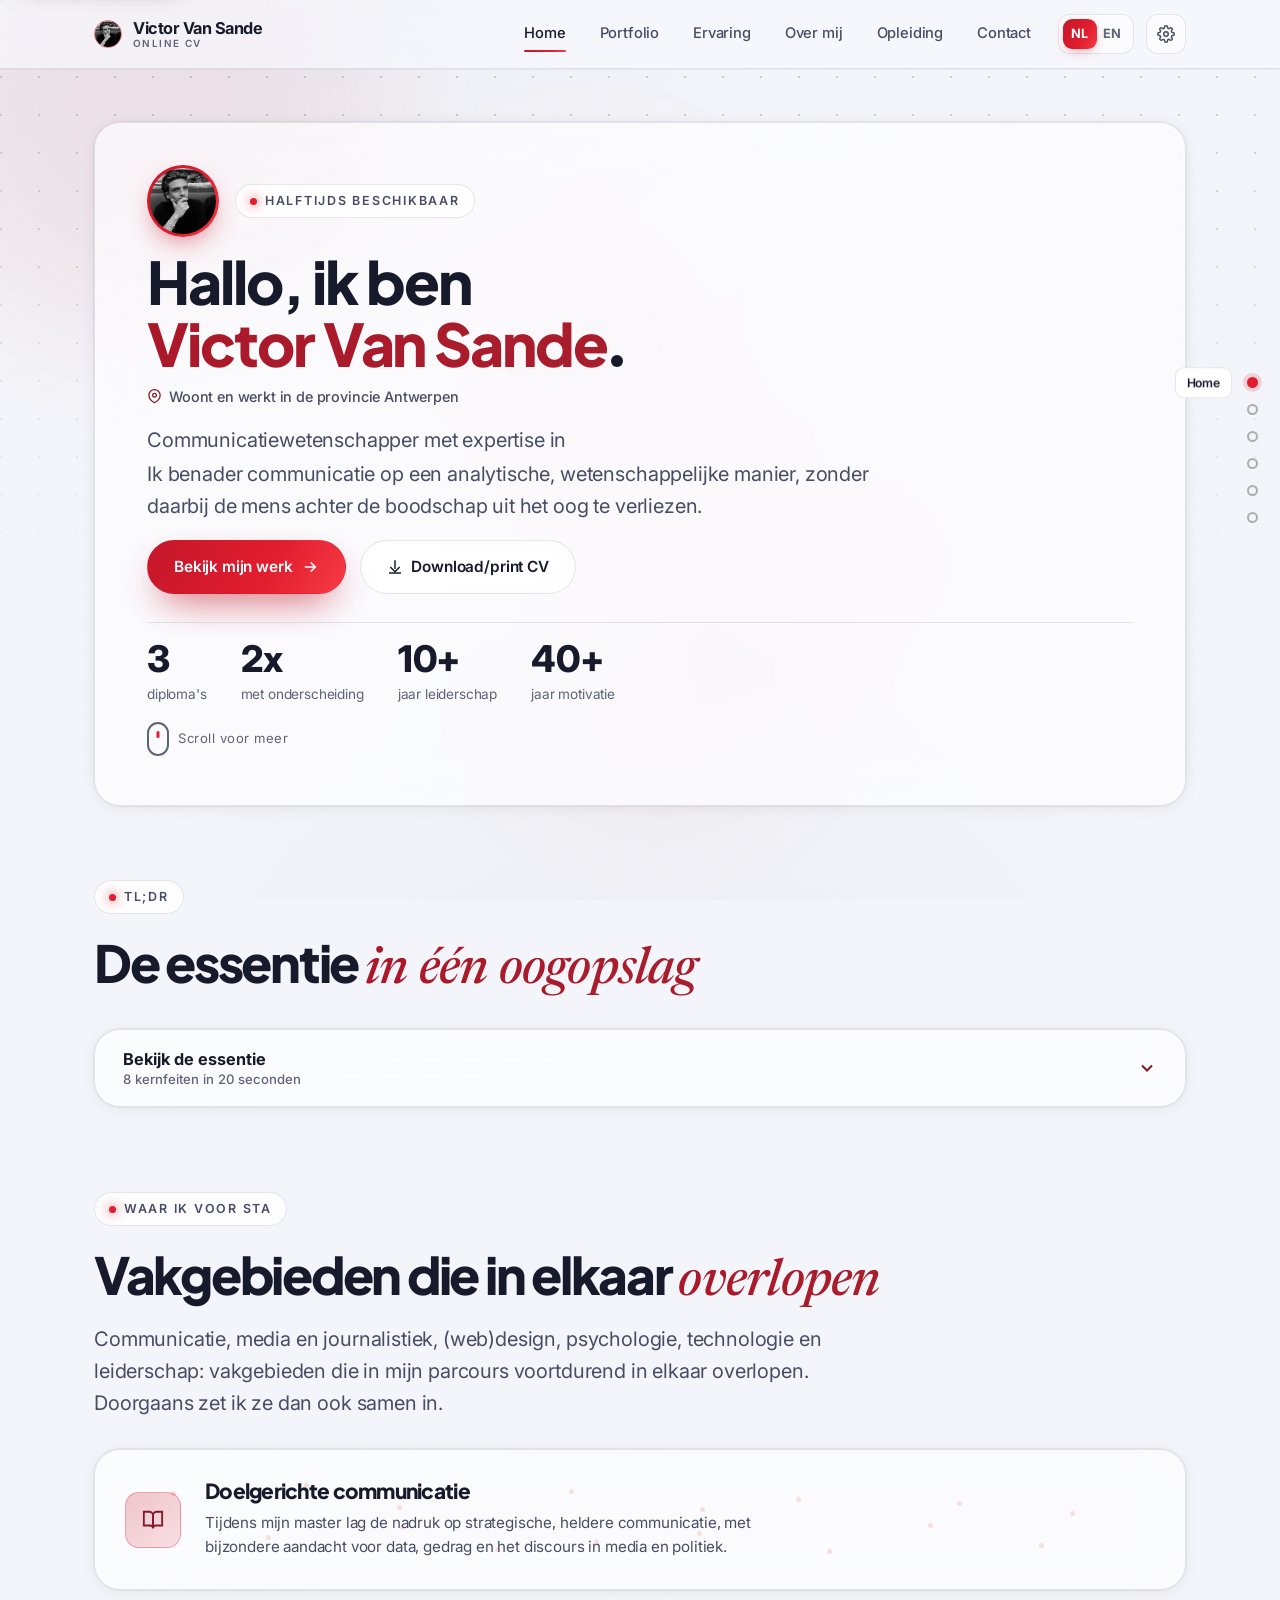
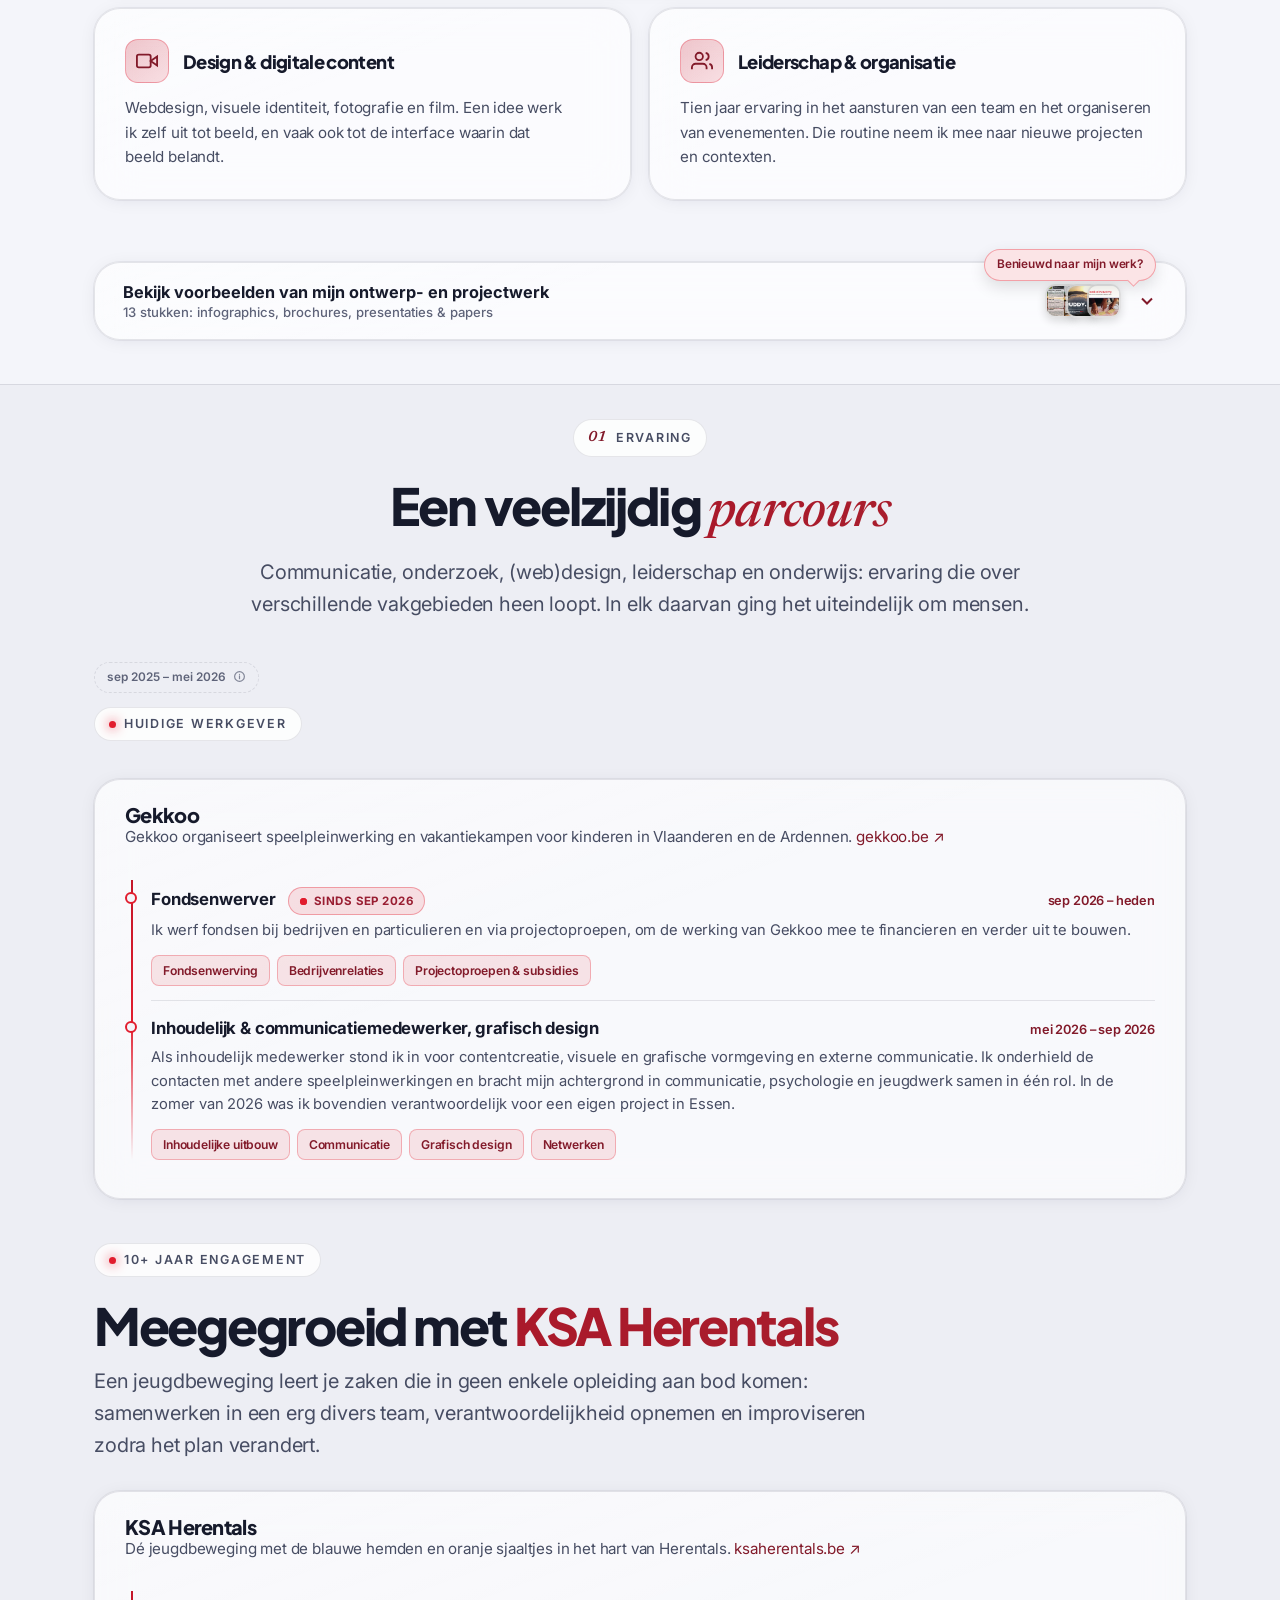
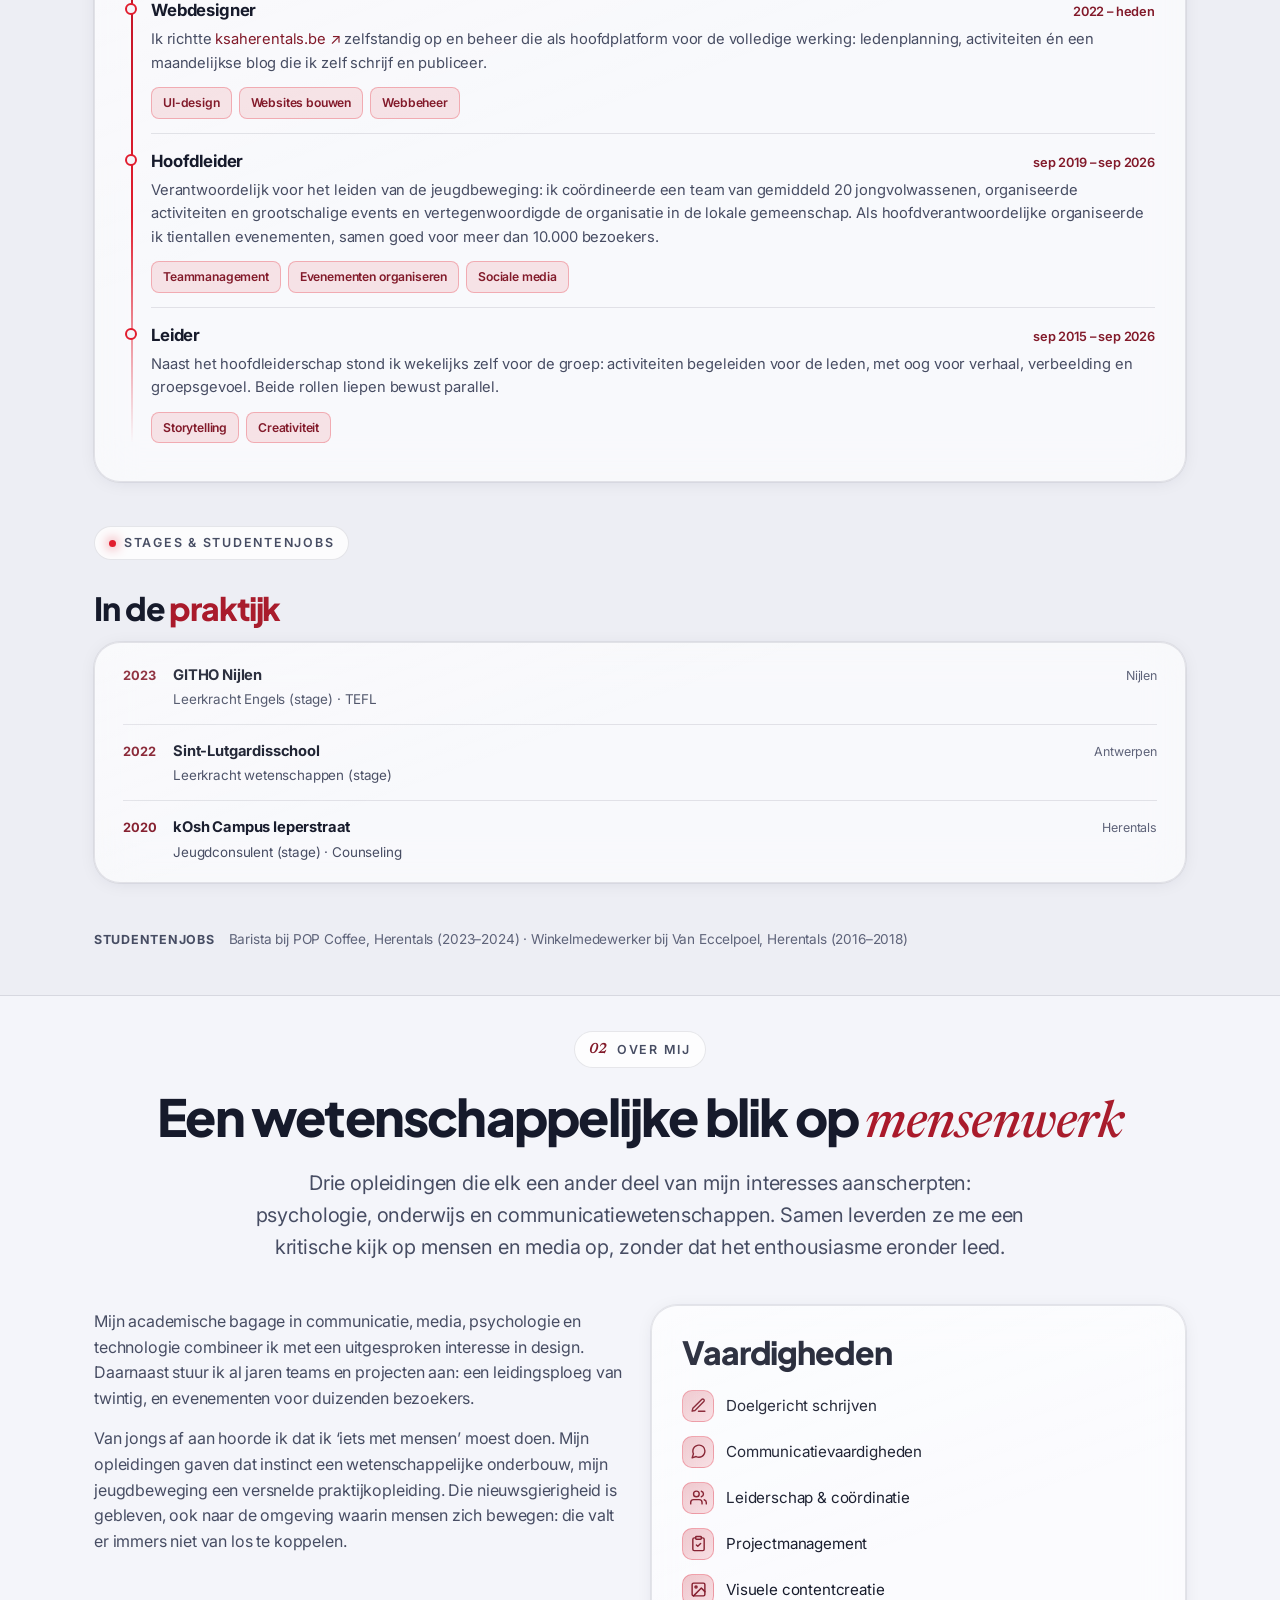
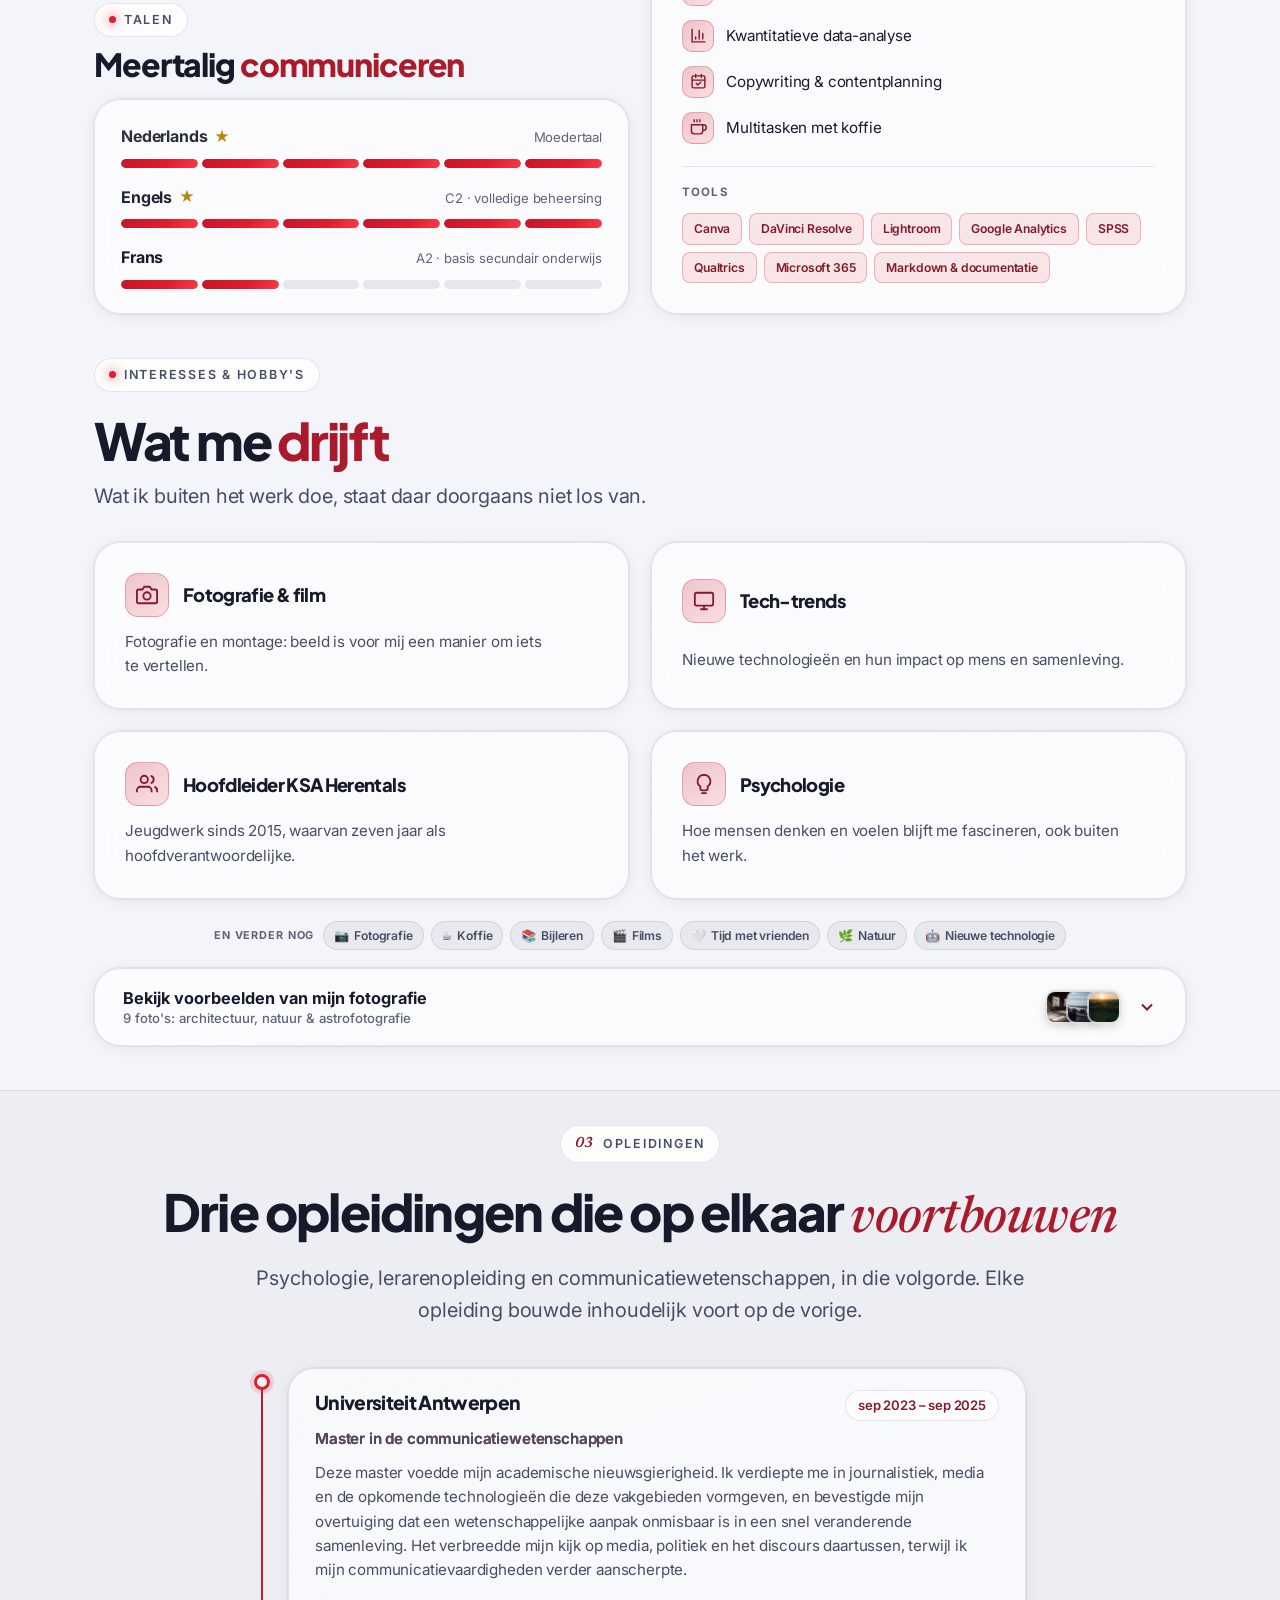
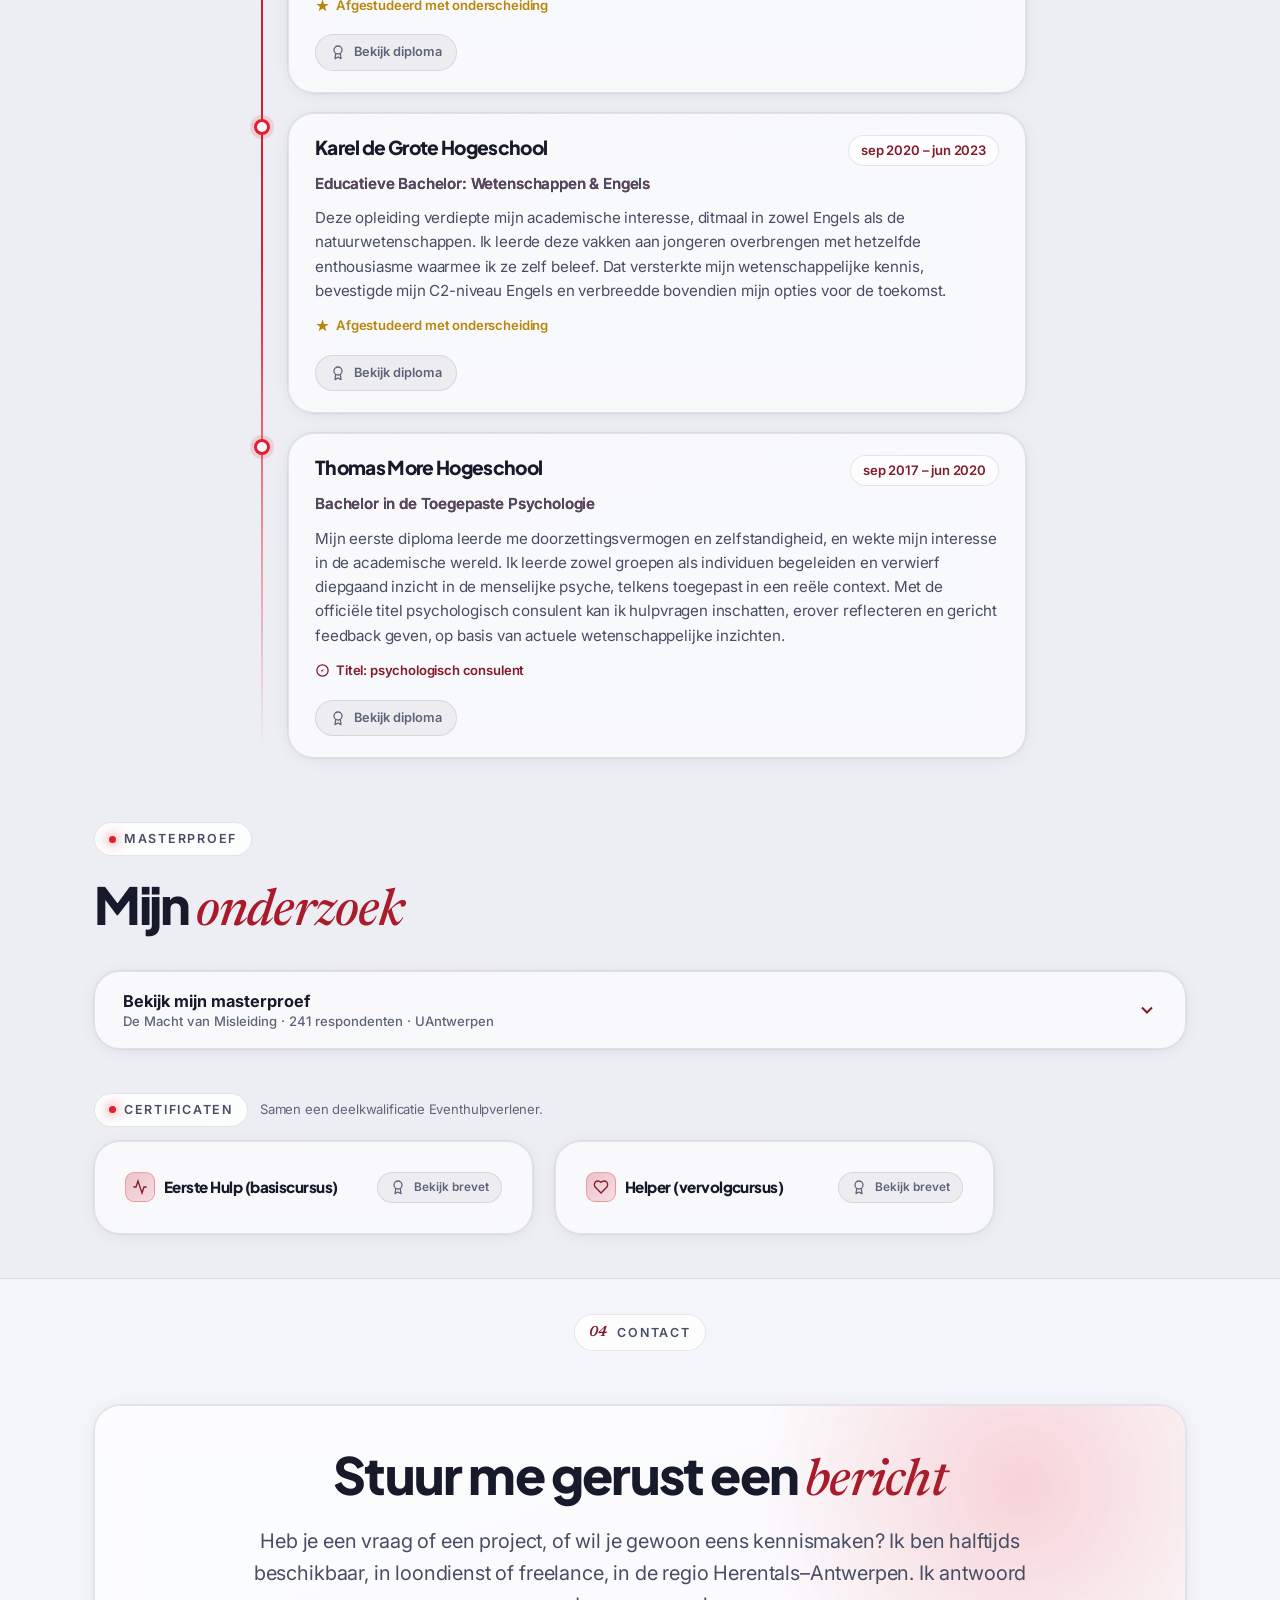
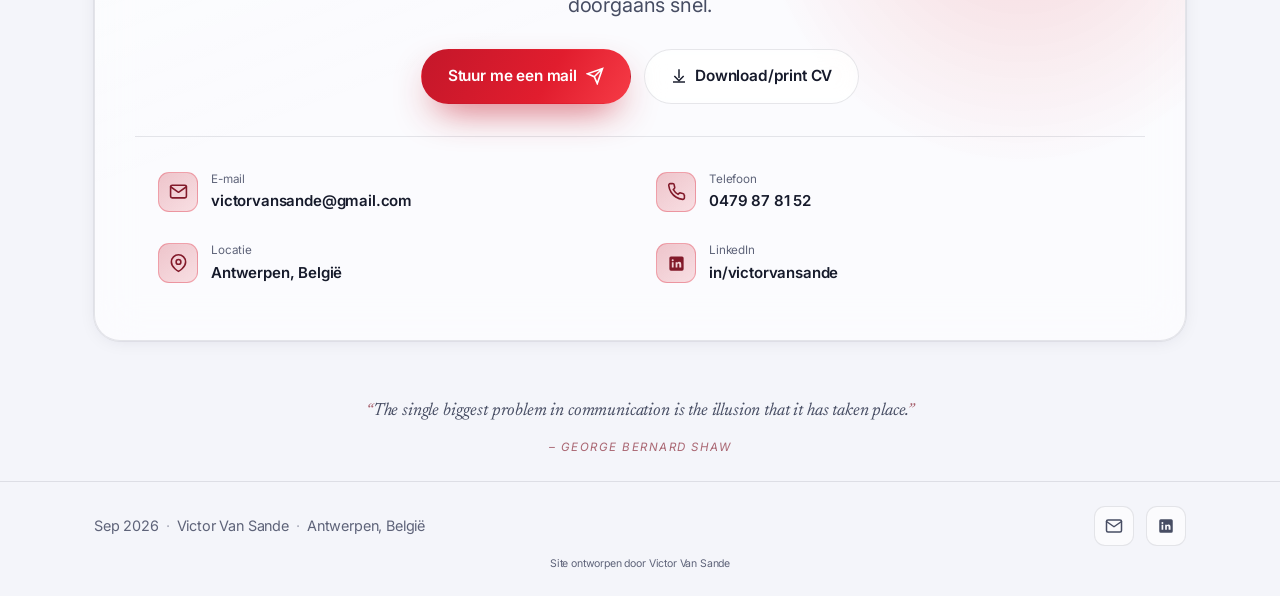
<file: v1/index.html>
<!DOCTYPE html>
<html lang="nl">
<head>
  <meta charset="UTF-8" />
  <meta name="viewport" content="width=device-width, initial-scale=1.0" />
  <!-- Niet indexeren: de site blijft vrij bereikbaar via de link, maar hoort
       niet in zoekresultaten thuis. -->
  <meta name="robots" content="noindex, nofollow, noarchive, nosnippet, noimageindex" />
  <meta name="googlebot" content="noindex, nofollow, noarchive, nosnippet, noimageindex" />
  <title>Victor Van Sande · Communicatiewetenschapper (vorige versie)</title>
  <meta name="description" content="Portfolio van Victor Van Sande, communicatiewetenschapper met expertise in communicatie, media, (web)design, psychologie, technologie en leiderschap." />
  <meta property="og:type" content="website" />
  <meta property="og:url" content="https://victorvansande.github.io/cv/" />
  <meta property="og:title" content="Victor Van Sande · Communicatiewetenschapper" />
  <meta property="og:description" content="Communicatiewetenschapper met expertise in communicatie, media, (web)design, psychologie, technologie en leiderschap. Master UAntwerpen met onderscheiding." />
  <meta property="og:image" content="https://victorvansande.github.io/cv/assets/og-image.jpg" />
  <meta property="og:image:type" content="image/jpeg" />
  <meta property="og:image:width" content="1200" />
  <meta property="og:image:height" content="630" />
  <meta property="og:locale" content="nl_BE" />
  <meta name="twitter:card" content="summary_large_image" />
  <meta name="twitter:title" content="Victor Van Sande · Communicatiewetenschapper" />
  <meta name="twitter:description" content="Communicatiewetenschapper met expertise in communicatie, media, (web)design, psychologie, technologie en leiderschap." />
  <meta name="twitter:image" content="https://victorvansande.github.io/cv/assets/og-image.jpg" />
  <link rel="icon" href="../assets/icons/favicon-32.png" sizes="32x32" type="image/png" />
  <link rel="icon" href="../assets/icons/favicon.svg" type="image/svg+xml" id="favicon" />
  <link rel="apple-touch-icon" href="../assets/icons/apple-touch-icon.png" />
  <link rel="manifest" href="../manifest.webmanifest" />
  <meta name="apple-mobile-web-app-title" content="Victor · cv" />
  <link rel="preconnect" href="https://fonts.googleapis.com" />
  <link rel="preconnect" href="https://fonts.gstatic.com" crossorigin />
  <link href="https://fonts.googleapis.com/css2?family=Newsreader:ital,opsz,wght@0,6..72,500;1,6..72,400;1,6..72,500;1,6..72,600&family=Inter:wght@400;500;600;700;800&family=Plus+Jakarta+Sans:wght@800&display=swap" rel="stylesheet" />
  <!-- Prisma-intro: eenmalig per sessie, moet vóór de eerste paint vaststaan om flikkeren te vermijden -->
  <script>
    (function () {
      try {
        if (!sessionStorage.getItem("vvs-intro-seen")) {
          document.documentElement.classList.add("intro");
          sessionStorage.setItem("vvs-intro-seen", "1");
        }
      } catch (e) { /* private mode: intro wordt gewoon overgeslagen */ }
    })();
  </script>
  <link rel="stylesheet" href="style.css?v=198" />
  <script src="i18n.js?v=65" defer></script>
  <script src="main.js?v=85" defer></script>
  <script>(function(){var d=document.documentElement;try{var t=localStorage.getItem('cv-theme');d.dataset.theme=['indigo','teal','emerald','amber','rose','slate','violet'].indexOf(t)<0?'rose':t;d.dataset.mode=localStorage.getItem('cv-mode')||'light';if(localStorage.getItem('cv-motion')==='reduce')d.dataset.motion='reduce';if(d.dataset.motion!=='reduce'&&!matchMedia('(prefers-reduced-motion: reduce)').matches)d.classList.add('pips-animeren');if(localStorage.getItem('cv-contrast')==='high')d.dataset.contrast='high';var z=parseInt(localStorage.getItem('cv-zoom'),10);if(z>=80&&z<=130&&z!==100)d.style.fontSize=z+'%';var l=localStorage.getItem('cv-lang');d.lang=(l==='en')?'en':'nl';}catch(e){d.dataset.theme='rose';d.dataset.mode='light';}})();</script>
</head>
<body>
  <!-- Skip-link: het eerste dat de tabtoets bereikt. Wie met een toetsenbord of
       een schermlezer werkt, loopt anders bij elk bezoek eerst door de hele
       navigatie voor hij bij de inhoud komt. Onzichtbaar tot hij focus krijgt. -->
  <a class="skip-link" href="#home" data-i18n="skip_link">Meteen naar de inhoud</a>
  <!-- Prisma-intro: zwart scherm waarop de naam uit een chromatische bloei ontstaat,
       waarna het licht binnenvalt. Volledig aria-hidden: de echte naam staat in de hero. -->
  <div class="intro-veil" aria-hidden="true">
    <div class="intro-blackout"></div>
    <div class="intro-burst">
      <i class="pl-field"></i><i class="pl pl-warm"></i><i class="pl pl-magenta"></i><i class="pl pl-violet"></i><i class="pl pl-azure"></i><i class="pl pl-cyan"></i>
    </div>
    <!-- de naamlagen worden door main.js gekloond uit de echte h1, zodat de
         regelafbreking (text-wrap: balance) gegarandeerd identiek is -->
    <div class="intro-stage" aria-hidden="true"></div>
  </div>
  <div class="bg-canvas"></div>
  <div class="blob b1"></div><div class="blob b2"></div><div class="blob b3"></div><div class="blob b4"></div><div class="blob b5"></div>
  <div class="grain"></div>
  <div class="cursor-glow"></div>

  <!-- NAV -->
  <header class="nav">
    <div class="wrap nav-inner">
      <a href="#home" class="brand"><img src="../assets/victor-profiel.jpg" alt="" class="nav-avatar" aria-hidden="true"><span class="brand-text">Victor Van Sande<span class="brand-sub" data-i18n="brand_sub">Online cv</span></span></a>
      <div class="nav-right">
      <nav class="nav-links" id="hoofdmenu">
        <a href="#home" class="active" data-i18n="nav_home">Home</a>
        <a href="#werk" data-i18n="nav_werk">Werk</a>
        <a href="#ervaring" data-i18n="nav_ervaring">Ervaring</a>
        <a href="#over" data-i18n="nav_over">Over mij</a>
        <a href="#opleiding" data-i18n="nav_opleiding">Opleiding</a>
        <!-- <a href="#referenties" data-i18n="nav_referenties">Referenties</a> -->
        <a href="#contact" data-i18n="nav_contact">Contact</a>
      </nav>
      <button class="lang-toggle" aria-label="Taal / Language" title="Nederlands / English">
        <span class="lang-pill" aria-hidden="true"></span>
        <span data-lang="nl">NL</span>
        <span data-lang="en">EN</span>
      </button>
      <div class="settings-wrap">
        <button class="settings-toggle" aria-label="Instellingen / Settings" title="Instellingen" aria-expanded="false" aria-haspopup="true">
          <svg width="18" height="18" viewBox="0 0 24 24" fill="none" stroke="currentColor" stroke-width="2" stroke-linecap="round" stroke-linejoin="round"><circle cx="12" cy="12" r="3"/><path d="M19.4 15a1.65 1.65 0 0 0 .33 1.82l.06.06a2 2 0 1 1-2.83 2.83l-.06-.06a1.65 1.65 0 0 0-1.82-.33 1.65 1.65 0 0 0-1 1.51V21a2 2 0 0 1-4 0v-.09A1.65 1.65 0 0 0 9 19.4a1.65 1.65 0 0 0-1.82.33l-.06.06a2 2 0 1 1-2.83-2.83l.06-.06a1.65 1.65 0 0 0 .33-1.82 1.65 1.65 0 0 0-1.51-1H3a2 2 0 0 1 0-4h.09A1.65 1.65 0 0 0 4.6 9a1.65 1.65 0 0 0-.33-1.82l-.06-.06a2 2 0 1 1 2.83-2.83l.06.06a1.65 1.65 0 0 0 1.82.33H9a1.65 1.65 0 0 0 1-1.51V3a2 2 0 0 1 4 0v.09a1.65 1.65 0 0 0 1 1.51 1.65 1.65 0 0 0 1.82-.33l.06-.06a2 2 0 1 1 2.83 2.83l-.06.06a1.65 1.65 0 0 0-.33 1.82V9a1.65 1.65 0 0 0 1.51 1H21a2 2 0 0 1 0 4h-.09a1.65 1.65 0 0 0-1.51 1z"/></svg>
        </button>
        <div class="settings-pop" role="group" aria-label="Instellingen">
          <div class="set-row">
            <button class="mode-toggle" aria-label="Schakel naar lichte modus" title="Licht / donker">
              <span class="mode-pill" aria-hidden="true"></span>
              <svg class="sun" width="17" height="17" viewBox="0 0 24 24" fill="none" stroke="currentColor" stroke-width="2"><circle cx="12" cy="12" r="4"/><path d="M12 2v2M12 20v2M4.9 4.9l1.4 1.4M17.7 17.7l1.4 1.4M2 12h2M20 12h2M4.9 19.1l1.4-1.4M17.7 6.3l1.4-1.4"/></svg>
              <svg class="moon" width="16" height="16" viewBox="0 0 24 24" fill="none" stroke="currentColor" stroke-width="2"><path d="M21 12.8A9 9 0 1 1 11.2 3a7 7 0 0 0 9.8 9.8z"/></svg>
            </button>
          </div>
          <div class="set-div"></div>
          <h4 data-i18n="set_theme">Kleurthema</h4>
          <div class="swatches">
            <button class="swatch" data-theme="indigo" title="Indigo"><span style="background:linear-gradient(135deg,#6366f1,#818cf8)"></span></button>
            <button class="swatch" data-theme="teal" title="Teal"><span style="background:linear-gradient(135deg,#0ea5e9,#2dd4bf)"></span></button>
            <button class="swatch" data-theme="emerald" title="Emerald"><span style="background:linear-gradient(135deg,#10b981,#4ade80)"></span></button>
            <button class="swatch" data-theme="amber" title="Amber"><span style="background:linear-gradient(135deg,#f59e0b,#fb923c)"></span></button>
            <button class="swatch" data-theme="rose" title="Rood"><span style="background:linear-gradient(135deg,#c4172a,#f63b46)"></span></button>
            <button class="swatch" data-theme="slate" title="Slate"><span style="background:linear-gradient(135deg,#7c8aa8,#9aa7c2)"></span></button>
            <button class="swatch" data-theme="violet" title="Violet"><span style="background:linear-gradient(135deg,#7c5cff,#3ad6ff)"></span></button>
          </div>
          <div class="set-div"></div>
          <h4 data-i18n="a11y_title">Toegankelijkheid</h4>
          <label class="a11y-row"><span data-i18n="a11y_motion">Minder beweging</span><input type="checkbox" class="a11y-motion"><span class="sw"></span></label>
          <label class="a11y-row"><span data-i18n="a11y_contrast">Hoger contrast</span><input type="checkbox" class="a11y-contrast"><span class="sw"></span></label>
          <div class="zoom-row">
            <span data-i18n="a11y_zoom">Tekstgrootte</span>
            <div class="zoom-ctl">
              <button type="button" class="zoom-btn zoom-out" aria-label="Kleiner">&minus;</button>
              <span class="zoom-val" aria-live="polite">100%</span>
              <button type="button" class="zoom-btn zoom-in" aria-label="Groter">+</button>
            </div>
          </div>
          <div class="set-div"></div>
          <h4 data-i18n="set_download">Downloads</h4>
          <!-- De regel onder de titel zegt wanneer je deze versie neemt. Dat is er
               vooral voor als de tweede download weer aanstaat: zonder uitleg is
               "CV als PDF" naast "CV voor sollicitatieportalen" een raadseltje in
               plaats van een keuze. -->
          <a href="cv-victor-van-sande.pdf" download class="set-action">
            <svg width="16" height="16" viewBox="0 0 24 24" fill="none" stroke="currentColor" stroke-width="2.1" stroke-linecap="round" stroke-linejoin="round"><path d="M12 3v12M7 11l5 5 5-5"/><path d="M5 21h14"/></svg>
            <span class="set-action-txt">
              <span data-i18n="set_cv_pdf">CV als PDF</span>
              <span class="set-action-sub" data-i18n="set_cv_pdf_sub">Om te mailen of af te drukken</span>
            </span>
          </a>
          <!-- De ATS-versie staat tijdelijk offline. Terugzetten = dit commentaar
               openen; het bestand, cv-print-ats.html en de vertalingen blijven
               staan, dus er is verder niets voor nodig. -->
          <!--
          <a href="../assets/cv-victor-van-sande-ats.pdf" download class="set-action">
            <svg width="16" height="16" viewBox="0 0 24 24" fill="none" stroke="currentColor" stroke-width="2.1" stroke-linecap="round" stroke-linejoin="round"><path d="M14 3H7a2 2 0 0 0-2 2v14a2 2 0 0 0 2 2h10a2 2 0 0 0 2-2V8z"/><path d="M14 3v5h5"/><path d="M9 13h6M9 17h4"/></svg>
            <span class="set-action-txt">
              <span data-i18n="set_cv_ats">CV voor sollicitatieportalen</span>
              <span class="set-action-sub" data-i18n="set_cv_ats_sub">Één kolom, voor scansoftware</span>
            </span>
          </a>
          -->
        </div>
      </div>
      <button class="burger" aria-label="Menu" aria-expanded="false" aria-controls="hoofdmenu"><span></span><span></span><span></span></button>
      </div>
    </div>
  </header>

  <!-- SIDE DOT NAVIGATION -->
  <nav class="dot-nav" aria-label="Sectienavigatie">
    <a href="#home" class="active" data-spy="home"><span data-i18n="nav_home">Home</span></a>
    <a href="#werk" data-spy="werk"><span data-i18n="nav_werk">Werk</span></a>
    <a href="#ervaring" data-spy="ervaring"><span data-i18n="nav_ervaring">Ervaring</span></a>
    <a href="#over" data-spy="over"><span data-i18n="nav_over">Over mij</span></a>
    <a href="#opleiding" data-spy="opleiding"><span data-i18n="nav_opleiding">Opleiding</span></a>
    <!-- <a href="#referenties" data-spy="referenties"><span data-i18n="nav_referenties">Referenties</span></a> -->
    <a href="#contact" data-spy="contact"><span data-i18n="nav_contact">Contact</span></a>
  </nav>

  <main>

  <!-- ============ HOME ============ -->
  <div class="sec" id="home" data-nav="nav_home" data-nav-nl="Home">
  <section class="hero">
    <div class="wrap">
      <div class="glass tilt hero-card reveal">
        <div class="hero-card-lead">
          <div class="hero-avatar-wrap">
            <img src="../assets/victor-profiel.jpg" alt="Victor Van Sande" class="hero-avatar-img" />
          </div>
          <span class="eyebrow" style="margin-bottom:0"><span class="dot"></span> <span data-i18n="hero_eyebrow">Halftijds beschikbaar</span></span>
        </div>
        <h1 class="h-xl prism-host"><span data-i18n="hero_hello">Hallo, ik ben</span><br><span class="grad-text">Victor Van <span class="name-end">Sande<i class="name-dot" aria-hidden="true"></i></span></span></h1>
        <!-- "Sande" en de punt zitten samen in een span die niet mag afbreken.
             De browser ziet die punt als een los blokje en mag er dus vóór
             afbreken; tussen 376 en 386 pixels kolombreedte belandde ze daardoor
             alleen op een eigen regel. Een word joiner helpt daar niet tegen:
             die geldt niet voor zo'n blokje. De naam mag nog wel afbreken, maar
             dan tussen "Van" en "Sande". -->
        <p class="hero-loc"><svg width="15" height="15" viewBox="0 0 24 24" fill="none" stroke="currentColor" stroke-width="2"><path d="M21 10c0 7-9 12-9 12s-9-5-9-12a9 9 0 0118 0z"/><circle cx="12" cy="10" r="3"/></svg> <span data-i18n="hero_loc">Woont en werkt in de provincie Antwerpen</span></p>
        <p class="lead">
          <span data-i18n="hero_lead_1">Communicatiewetenschapper met expertise in</span>
          <strong data-rotate='["communicatie","(web)design","psychologie","media","technologie","journalistiek","leiderschap"]' data-rotate-en='["communication","(web)design","psychology","media","technology","journalism","leadership"]' class="em-serif" style="color:var(--ink);transition:.35s var(--ease);display:inline-block">communicatie</strong><br><span data-i18n="hero_lead_2">Ik benader communicatie op een analytische, wetenschappelijke manier, zonder daarbij de mens achter de boodschap uit het oog te verliezen.</span>
        </p>
        <div class="hero-cta">
          <a href="#ervaring" class="btn btn-primary"><span data-i18n="hero_cta_work">Bekijk mijn werk</span>
            <svg width="18" height="18" viewBox="0 0 24 24" fill="none" stroke="currentColor" stroke-width="2.2"><path d="M5 12h14M13 6l6 6-6 6"/></svg>
          </a>
          <a href="cv-victor-van-sande.pdf" download class="btn btn-ghost" style="gap:8px">
            <svg width="16" height="16" viewBox="0 0 24 24" fill="none" stroke="currentColor" stroke-width="2.2"><path d="M12 2v13M5 12l7 7 7-7"/><path d="M3 21h18"/></svg>
            <span data-i18n="hero_cta_cv">Download/print CV</span>
          </a>
        </div>
        <div class="hero-stats">
          <div class="stat"><div class="num"><span data-count="3">3</span></div><div class="lbl" data-i18n="stat_diplomas">diploma's</div></div>
          <div class="stat"><div class="num"><span data-count="2" data-suffix="x">2x</span></div><div class="lbl" data-i18n="stat_distinction_hero">met onderscheiding</div></div>
          <div class="stat"><div class="num"><span data-count="10" data-suffix="+">10+</span></div><div class="lbl" data-i18n="stat_leadership">jaar leiderschap</div></div>
          <div class="stat"><div class="num"><span data-count="40" data-suffix="+">40+</span></div><div class="lbl" data-i18n="stat_motivation">jaar motivatie</div></div>
        </div>
        <div class="scroll-cue"><span class="mouse"></span> <span data-i18n="scroll_more">Scroll voor meer</span></div>
      </div>
    </div>
  </section>
  <!-- ============ TL;DR ============ -->
  <section class="wrap section-pad" id="tldr" style="padding-top:26px;padding-bottom:40px">
    <div class="section-head reveal">
      <span class="eyebrow"><span class="dot"></span> <span data-i18n="tldr_eyebrow">TL;DR</span></span>
      <h2 class="h-lg" data-i18n="tldr_h2">De essentie <span class="grad-text em-serif">in één oogopslag</span></h2>
    </div>
    <!-- Standaard dicht, net als de andere luiken: wie de essentie wil, klapt
         ze open. Zo blijft de pagina onder de hero rustig en houden alle
         uitklapluiken dezelfde beginstand. -->
    <div class="glass tilt tldr-card reveal" data-d="1">
      <button class="tldr-toggle" aria-expanded="false" aria-controls="tldr-panel">
        <span class="tldr-toggle-txt">
          <strong data-i18n="tldr_toggle_open">Bekijk de essentie</strong>
          <span data-i18n="tldr_toggle_sub">8 kernfeiten in 20 seconden</span>
        </span>
        <svg class="tldr-chevron" width="20" height="20" viewBox="0 0 24 24" fill="none" stroke="currentColor" stroke-width="2.4" aria-hidden="true"><path d="M6 9l6 6 6-6"/></svg>
      </button>
      <div class="tldr-panel" id="tldr-panel" inert>
        <div class="tldr-panel-inner">
          <div class="tldr-grid">
            <div class="tldr-item">
              <span class="tldr-ic" aria-hidden="true"><svg width="17" height="17" viewBox="0 0 24 24" fill="none" stroke="currentColor" stroke-width="2" stroke-linecap="round" stroke-linejoin="round"><path d="M2 10l10-5 10 5-10 5-10-5Z"/><path d="M6 12v5c0 1.66 2.69 3 6 3s6-1.34 6-3v-5"/></svg></span>
              <span class="tldr-body">
                <span class="lbl" data-i18n="tldr_edu_lbl">Opleiding</span>
                <span class="val" data-i18n="tldr_edu_val">3 diploma's, 2x met onderscheiding</span>
                <span class="sub" data-i18n="tldr_edu_sub">Master Communicatiewetenschappen, UAntwerpen</span>
              </span>
            </div>
            <div class="tldr-item">
              <span class="tldr-ic" aria-hidden="true"><svg width="17" height="17" viewBox="0 0 24 24" fill="none" stroke="currentColor" stroke-width="2" stroke-linecap="round" stroke-linejoin="round"><rect x="2" y="7" width="20" height="14" rx="2"/><path d="M16 21V5a2 2 0 0 0-2-2h-4a2 2 0 0 0-2 2v16"/></svg></span>
              <span class="tldr-body">
                <span class="lbl" data-i18n="tldr_role_lbl">Huidige rol</span>
                <span class="val" data-i18n="tldr_role_val">Fondsenwerver bij Gekkoo</span>
                <span class="sub" data-i18n="tldr_role_sub">Sinds september 2026</span>
              </span>
            </div>
            <div class="tldr-item">
              <span class="tldr-ic" aria-hidden="true"><svg width="17" height="17" viewBox="0 0 24 24" fill="none" stroke="currentColor" stroke-width="2" stroke-linecap="round" stroke-linejoin="round"><path d="M17 21v-2a4 4 0 0 0-4-4H5a4 4 0 0 0-4 4v2"/><circle cx="9" cy="7" r="4"/><path d="M23 21v-2a4 4 0 0 0-3-3.87M16 3.13A4 4 0 0 1 16 11"/></svg></span>
              <span class="tldr-body">
                <span class="lbl" data-i18n="tldr_ksa_lbl">Leiderschap</span>
                <span class="val" data-i18n="tldr_ksa_val">10+ jaar bij KSA Herentals</span>
                <span class="sub" data-i18n="tldr_ksa_sub">Hoofdleider, 10.000+ bezoekers via evenementen</span>
              </span>
            </div>
            <div class="tldr-item">
              <span class="tldr-ic" aria-hidden="true"><svg width="17" height="17" viewBox="0 0 24 24" fill="none" stroke="currentColor" stroke-width="2" stroke-linecap="round" stroke-linejoin="round"><path d="M3 3v18h18"/><path d="M18 17V9M13 17V5M8 17v-3"/></svg></span>
              <span class="tldr-body">
                <span class="lbl" data-i18n="tldr_thesis_lbl">Masterproef</span>
                <span class="val" data-i18n="tldr_thesis_val">De Macht van Misleiding</span>
                <span class="sub" data-i18n="tldr_thesis_sub">Kwantitatief onderzoek naar (des)informatie, 241 respondenten</span>
              </span>
            </div>
            <div class="tldr-item">
              <span class="tldr-ic" aria-hidden="true"><svg width="17" height="17" viewBox="0 0 24 24" fill="none" stroke="currentColor" stroke-width="2" stroke-linecap="round" stroke-linejoin="round"><path d="M12 2 2 7l10 5 10-5-10-5z"/><path d="M2 17l10 5 10-5"/><path d="M2 12l10 5 10-5"/></svg></span>
              <span class="tldr-body">
                <span class="lbl" data-i18n="tldr_domains_lbl">Sterk in</span>
                <span class="val" data-i18n="tldr_domains_val">Communicatie, (web)design, psychologie &amp; leiderschap</span>
                <span class="sub" data-i18n="tldr_domains_sub">Terugkerend in zowel mijn opleiding als mijn werkervaring</span>
              </span>
            </div>
            <div class="tldr-item">
              <span class="tldr-ic" aria-hidden="true"><svg width="17" height="17" viewBox="0 0 24 24" fill="none" stroke="currentColor" stroke-width="2" stroke-linecap="round" stroke-linejoin="round"><circle cx="12" cy="12" r="10"/><path d="M2 12h20"/><path d="M12 2a15.3 15.3 0 0 1 4 10 15.3 15.3 0 0 1-4 10 15.3 15.3 0 0 1-4-10 15.3 15.3 0 0 1 4-10z"/></svg></span>
              <span class="tldr-body">
                <span class="lbl" data-i18n="tldr_lang_lbl">Talen</span>
                <span class="val" data-i18n="tldr_lang_val">NL (moedertaal) · EN (C2) · FR (A2)</span>
                <span class="sub" data-i18n="tldr_lang_sub">Voldoende om in een internationale of tweetalige omgeving te werken</span>
              </span>
            </div>
            <div class="tldr-item">
              <span class="tldr-ic" aria-hidden="true"><svg width="17" height="17" viewBox="0 0 24 24" fill="none" stroke="currentColor" stroke-width="2" stroke-linecap="round" stroke-linejoin="round"><circle cx="12" cy="12" r="9"/><path d="M12 7v5l3 2"/></svg></span>
              <span class="tldr-body">
                <span class="lbl" data-i18n="tldr_avail_lbl">Beschikbaarheid</span>
                <span class="val" data-i18n="tldr_avail_val">Halftijds · loondienst of freelance</span>
                <span class="sub" data-i18n="tldr_avail_sub">Regio Herentals&ndash;Antwerpen</span>
              </span>
            </div>
            <!-- Achtste feit. Stond alleen onderaan bij de opleidingen, waar een
                 haastige lezer nooit komt, terwijl een geldig brevet in jeugdwerk,
                 kampen en onderwijs vaak een vereiste is. Maakt de twee kolommen
                 bovendien even lang, zonder dat het paneel hoger wordt. -->
            <div class="tldr-item">
              <span class="tldr-ic" aria-hidden="true"><svg width="17" height="17" viewBox="0 0 24 24" fill="none" stroke="currentColor" stroke-width="2" stroke-linecap="round" stroke-linejoin="round"><path d="M12 21s-7-4.5-7-10a4 4 0 0 1 7-2.6A4 4 0 0 1 19 11c0 5.5-7 10-7 10z"/><path d="M12 9.5v4M10 11.5h4"/></svg></span>
              <span class="tldr-body">
                <span class="lbl" data-i18n="tldr_ehbo_lbl">EHBO</span>
                <span class="val" data-i18n="tldr_ehbo_val">Eerste Hulp &amp; Helper, Rode Kruis-Vlaanderen</span>
                <span class="sub" data-i18n="tldr_ehbo_sub">Geldig tot 2028 &middot; samen een deelkwalificatie Eventhulpverlener</span>
              </span>
            </div>
          </div>
        </div>
      </div>
    </div>
  </section>
  </div><!-- /#home -->

  <!-- ============ WERK ============ -->
  <!-- Het portfolio staat nu op zichzelf in plaats van onderaan de thuissectie:
       zo krijgt het een eigen anker voor het menu en ziet de scroll-spy het als
       een aparte halte. -->
  <div class="sec" id="werk" data-nav="nav_werk" data-nav-nl="Portfolio">
  <!-- De drie kaarten "Waar ik voor sta" en het portfolio horen bij elkaar: de
       kaarten doen de belofte, het portfolio is het bewijs. Ze stonden eerder in
       twee verschillende secties, waardoor "Home" een derde van de pagina besloeg
       en "Werk" maar een paar honderd pixels duurde. -->
  <!-- HIGHLIGHTS -->
  <section class="section-pad">
    <div class="wrap">
      <div class="section-head reveal">
        <span class="eyebrow"><span class="dot"></span> <span data-i18n="hl_eyebrow">Waar ik voor sta</span></span>
        <h2 class="h-lg" data-i18n="hl_h2">Vakgebieden die in elkaar <span class="grad-text em-serif">overlopen</span></h2>
        <p class="lead" data-i18n="hl_lead">Communicatie, media en journalistiek, (web)design, psychologie, technologie en leiderschap: vakgebieden die in mijn parcours voortdurend in elkaar overlopen. Doorgaans zet ik ze dan ook samen in.</p>
      </div>
      <div class="bento">
        <div class="glass fx-card feature feature-wide reveal fx-write" data-d="1">
          <!-- Kernboodschap: verspreide stippen die bij hover samenkomen tot één
               uitgelijnde rij. Elke stip staat al op zijn eindplek in die rij;
               de verstrooiing is een verschuiving die bij hover naar nul gaat. -->
          <div class="fx" aria-hidden="true">
            <span class="msg">
              <i style="--dx:-22px;--dy:-26px;--i:0"></i><i style="--dx:14px;--dy:18px;--i:1"></i>
              <i style="--dx:-8px;--dy:-34px;--i:2"></i><i style="--dx:26px;--dy:-12px;--i:3"></i>
              <i style="--dx:-30px;--dy:8px;--i:4"></i><i style="--dx:6px;--dy:30px;--i:5"></i>
              <i style="--dx:20px;--dy:-28px;--i:6"></i><i style="--dx:-14px;--dy:22px;--i:7"></i>
              <i style="--dx:30px;--dy:14px;--i:8"></i><i style="--dx:-26px;--dy:-10px;--i:9"></i>
              <i style="--dx:10px;--dy:-20px;--i:10"></i><i style="--dx:-18px;--dy:32px;--i:11"></i>
              <i style="--dx:24px;--dy:6px;--i:12"></i><i style="--dx:-6px;--dy:-16px;--i:13"></i>
              <i style="--dx:16px;--dy:26px;--i:14"></i><i style="--dx:-12px;--dy:-6px;--i:15"></i>
            </span>
          </div>
          <div class="ic"><svg width="22" height="22" viewBox="0 0 24 24" fill="none" stroke="currentColor" stroke-width="2"><path d="M2 3h6a4 4 0 0 1 4 4v14a3 3 0 0 0-3-3H2z"/><path d="M22 3h-6a4 4 0 0 0-4 4v14a3 3 0 0 1 3-3h7z"/></svg></div>
          <h3 data-i18n="card_comm_h">Doelgerichte communicatie</h3>
          <p data-i18n="card_comm_p">Tijdens mijn master lag de nadruk op strategische, heldere communicatie, met bijzondere aandacht voor data, gedrag en het discours in media en politiek.</p>
        </div>
        <div class="glass fx-card feature reveal fx-palette" data-d="2">
          <span class="fx" aria-hidden="true"></span>
          <div class="ic"><svg width="22" height="22" viewBox="0 0 24 24" fill="none" stroke="currentColor" stroke-width="2"><path d="M23 7l-7 5 7 5V7z"/><rect x="1" y="5" width="15" height="14" rx="2"/></svg></div>
          <h3 data-i18n="card_design_h">Design &amp; digitale content</h3>
          <p data-i18n="card_design_p">Webdesign, visuele identiteit, fotografie en film. Een idee werk ik zelf uit tot beeld, en vaak ook tot de interface waarin dat beeld belandt.</p>
        </div>
        <div class="glass fx-card feature reveal fx-network" data-d="3">
          <span class="fx" aria-hidden="true"><svg class="net" viewBox="0 0 150 110"><line x1="30" y1="30" x2="95" y2="20"/><line x1="95" y1="20" x2="120" y2="70"/><line x1="30" y1="30" x2="70" y2="85"/><line x1="70" y1="85" x2="120" y2="70"/><circle cx="30" cy="30" r="5"/><circle cx="95" cy="20" r="5"/><circle cx="120" cy="70" r="5"/><circle cx="70" cy="85" r="5"/></svg></span>
          <div class="ic"><svg width="22" height="22" viewBox="0 0 24 24" fill="none" stroke="currentColor" stroke-width="2"><path d="M17 21v-2a4 4 0 0 0-4-4H5a4 4 0 0 0-4 4v2"/><circle cx="9" cy="7" r="4"/><path d="M23 21v-2a4 4 0 0 0-3-3.87M16 3.13A4 4 0 0 1 16 11"/></svg></div>
          <h3 data-i18n="card_lead_h">Leiderschap &amp; organisatie</h3>
          <p data-i18n="card_lead_p">Tien jaar ervaring in het aansturen van een team en het organiseren van evenementen. Die routine neem ik mee naar nieuwe projecten en contexten.</p>
        </div>
      </div>
    </div>
  </section>
  <section class="section-pad" style="padding-top:0">
    <div class="wrap">
      <!-- Het balonnetje staat buiten de kaart: .glass klipt zijn inhoud, dus
           binnenin zou de punt van de tuit wegvallen. De wikkel geeft het een
           anker om zich aan op te hangen. -->
      <div class="werk-wikkel reveal" data-d="4" style="margin-top:18px">
      <div class="glass tilt tldr-card">
        <button class="tldr-toggle" aria-expanded="false" aria-controls="designs-panel">
          <span class="tldr-toggle-txt">
            <strong data-i18n="designs_toggle_open">Bekijk voorbeelden van mijn ontwerp- en projectwerk</strong>
            <span data-i18n="designs_toggle_sub">13 stukken: infographics, brochures, presentaties &amp; papers</span>
          </span>
          <span class="tldr-preview-stack" aria-hidden="true">
            <img src="../assets/designs/poster-kokerjuffer.jpg" alt="" loading="lazy" />
            <img src="../assets/designs/slides-struddy-pitch.jpg" alt="" loading="lazy" />
            <img src="../assets/designs/slides-communicatiestrateeg.jpg" alt="" loading="lazy" />
          </span>
          <svg class="tldr-chevron" width="20" height="20" viewBox="0 0 24 24" fill="none" stroke="currentColor" stroke-width="2.4" aria-hidden="true"><path d="M6 9l6 6 6-6"/></svg>
        </button>
        <div class="tldr-panel" id="designs-panel" inert>
          <div class="tldr-panel-inner">
            <div class="designs-grid">
              <div class="design-item">
                <button type="button" class="diploma-thumb" data-full="../assets/designs/poster-kokerjuffer.jpg"><img src="../assets/designs/poster-kokerjuffer.jpg" alt="Infographic-poster 'De Kokerjuffer' over de levenscyclus van een insectensoort" loading="lazy" /></button>
                <span class="design-cap"><span class="design-cap-t" data-i18n="design_kokerjuffer_t">Infographic · De Kokerjuffer</span><span class="design-cap-s" data-i18n="design_kokerjuffer_s">Wetenschapscommunicatie, Karel de Grote Hogeschool</span></span>
              </div>
              <div class="design-item">
                <button type="button" class="diploma-thumb" data-full="../assets/designs/infographic-ph-meting.jpg"><img src="../assets/designs/infographic-ph-meting.jpg" alt="Infographic met stappenplan voor een pH-meting van waterlichamen" loading="lazy" /></button>
                <span class="design-cap"><span class="design-cap-t" data-i18n="design_ph_t">Infographic · pH-meting</span><span class="design-cap-s" data-i18n="design_ph_s">Stap-voor-stap uitleg van een meetproces</span></span>
              </div>
              <div class="design-item">
                <button type="button" class="diploma-thumb" data-full="../assets/designs/poster-dune-voorbeeld.jpg"><img src="../assets/designs/poster-dune-voorbeeld.jpg" alt="Zelf ontworpen voorbeeldposter over de film Dune, gemaakt als lesmateriaal" loading="lazy" /></button>
                <span class="design-cap"><span class="design-cap-t" data-i18n="design_dune_t">Voorbeeldposter · Dune</span><span class="design-cap-s" data-i18n="design_dune_s">Zelf ontworpen als lesvoorbeeld voor leerlingen</span></span>
              </div>
              <div class="design-item">
                <button type="button" class="diploma-thumb" data-full="../assets/designs/brochure-licht-uit.jpg"><img src="../assets/designs/brochure-licht-uit.jpg" alt="Drieluik-brochure 'Licht uit, oogjes toe' over schermlicht en slaap bij jongeren" loading="lazy" /></button>
                <span class="design-cap"><span class="design-cap-t" data-i18n="design_brochure_t">Brochure · Licht uit, oogjes toe</span><span class="design-cap-s" data-i18n="design_brochure_s">Informatieve drieluik-folder voor en door jongeren</span></span>
              </div>
              <div class="design-item">
                <button type="button" class="diploma-thumb doc-link" data-doc="../assets/docs/struddy-pitch.pdf" data-doc-slug="struddy-pitch" data-doc-pages="18" data-doc-preview="5" data-doc-bytes="1815986"><img src="../assets/designs/slides-struddy-pitch.jpg" alt="Titelslide van de conceptpitch 'Struddy', een stressapp op basis van wearabledata" loading="lazy" /><span class="doc-chip" aria-hidden="true">PDF · 18 p</span></button>
                <span class="design-cap"><span class="design-cap-t" data-i18n="design_struddy_t">Conceptpitch · Struddy</span><span class="design-cap-s" data-i18n="design_struddy_s">Stress + buddy: een app die op het juiste moment ingrijpt</span></span>
              </div>
              <div class="design-item">
                <button type="button" class="diploma-thumb doc-link" data-doc="../assets/docs/struddy-campagnevoorstel.pdf" data-doc-slug="struddy-campagnevoorstel" data-doc-pages="22" data-doc-preview="5" data-doc-bytes="723917"><img src="../assets/designs/paper-struddy-campagne.jpg" alt="Titelpagina van het campagnevoorstel 'Struddy: Right Time, Right Help with Wearable Data'" loading="lazy" /><span class="doc-chip" aria-hidden="true">PDF · 22 p</span></button>
                <span class="design-cap"><span class="design-cap-t" data-i18n="design_campagne_t">Campagnevoorstel · Struddy</span><span class="design-cap-s" data-i18n="design_campagne_s">Just-in-time interventie, uitgewerkt tot en met het onderzoeksopzet</span></span>
              </div>
              <div class="design-item">
                <button type="button" class="diploma-thumb doc-link" data-doc="../assets/docs/framing-trump.pdf" data-doc-slug="framing-trump" data-doc-pages="25" data-doc-preview="5" data-doc-bytes="856095"><img src="../assets/designs/paper-framing-trump.jpg" alt="Titelpagina van de paper over de framing van Trumps verkiezingsoverwinning in 2024" loading="lazy" /><span class="doc-chip" aria-hidden="true">PDF · 25 p</span></button>
                <span class="design-cap"><span class="design-cap-t" data-i18n="design_trump_t">Paper · Framing van Trumps verkiezingswinst</span><span class="design-cap-s" data-i18n="design_trump_s">Kritische discoursanalyse van De Morgen, Doorbraak en Apache</span></span>
              </div>
              <div class="design-item">
                <button type="button" class="diploma-thumb doc-link" data-doc="../assets/docs/communicatiestrateeg.pdf" data-doc-slug="communicatiestrateeg" data-doc-pages="44" data-doc-preview="5" data-doc-bytes="5410817"><img src="../assets/designs/slides-communicatiestrateeg.jpg" alt="Titelslide van het groepswerk 'Persona: De communicatiestrateeg'" loading="lazy" /><span class="doc-chip" aria-hidden="true">PDF · 44 p</span></button>
                <span class="design-cap"><span class="design-cap-t" data-i18n="design_strateeg_t">Presentatie · De communicatiestrateeg</span><span class="design-cap-s" data-i18n="design_strateeg_s">Persona van een beroep: takenpakket, werkdomeinen en skills</span></span>
              </div>
              <div class="design-item">
                <button type="button" class="diploma-thumb doc-link" data-doc="../assets/docs/persona-mediagebruiker.pdf" data-doc-slug="persona-mediagebruiker" data-doc-pages="47" data-doc-preview="5" data-doc-bytes="5942470"><img src="../assets/designs/slides-persona-dsmm.jpg" alt="Titelslide van de presentatie 'Persona: nieuwe technologieen, kansen en uitdagingen'" loading="lazy" /><span class="doc-chip" aria-hidden="true">PDF · 47 p</span></button>
                <span class="design-cap"><span class="design-cap-t" data-i18n="design_persona_t">Presentatie · Persona van een mediagebruiker</span><span class="design-cap-s" data-i18n="design_persona_s">Mediagedrag gelezen door het differential susceptibility-model</span></span>
              </div>
              <div class="design-item">
                <button type="button" class="diploma-thumb doc-link" data-doc="../assets/docs/vr-in-fashion.pdf" data-doc-slug="vr-in-fashion" data-doc-pages="5" data-doc-preview="5" data-doc-bytes="3539402"><img src="../assets/designs/slides-vr-in-fashion.jpg" alt="Titelslide van de presentatie 'VR in fashion?' voor Persuasive Technologies" loading="lazy" /><span class="doc-chip" aria-hidden="true">PDF · 5 p</span></button>
                <span class="design-cap"><span class="design-cap-t" data-i18n="design_vr_t">Presentatie · VR in fashion?</span><span class="design-cap-s" data-i18n="design_vr_s">Wat virtueel winkelen belooft, en wat het kost</span></span>
              </div>
              <div class="design-item">
                <button type="button" class="diploma-thumb doc-link" data-doc="../assets/docs/beyond-the-buzz.pdf" data-doc-slug="beyond-the-buzz" data-doc-pages="14" data-doc-preview="5" data-doc-bytes="2061643"><img src="../assets/designs/slides-beyond-the-buzz.jpg" alt="Titelslide van de presentatie 'Beyond the Buzz', Universiteit Antwerpen" loading="lazy" /><span class="doc-chip" aria-hidden="true">PDF · 14 p</span></button>
                <span class="design-cap"><span class="design-cap-t" data-i18n="design_beyond_t">Presentatie · Beyond the Buzz</span><span class="design-cap-s" data-i18n="design_beyond_s">Academische paper-presentatie, Universiteit Antwerpen</span></span>
              </div>
              <div class="design-item">
                <button type="button" class="diploma-thumb doc-link" data-doc="../assets/docs/permanently-online.pdf" data-doc-slug="permanently-online" data-doc-pages="21" data-doc-preview="5" data-doc-bytes="2891491"><img src="../assets/designs/slides-permanently-online.jpg" alt="Titelslide van de presentatie 'Permanently Online, Always Stressed Out?', Universiteit Antwerpen" loading="lazy" /><span class="doc-chip" aria-hidden="true">PDF · 21 p</span></button>
                <span class="design-cap"><span class="design-cap-t" data-i18n="design_permanently_t">Presentatie · Permanently Online</span><span class="design-cap-s" data-i18n="design_permanently_s">Academische paper-presentatie, Universiteit Antwerpen</span></span>
              </div>
              <div class="design-item">
                <button type="button" class="diploma-thumb" data-full="../assets/designs/slides-masterproef-seminarie.jpg"><img src="../assets/designs/slides-masterproef-seminarie.jpg" alt="Titelslide van de presentatie van de masterproef 'De Macht van Misleiding'" loading="lazy" /></button>
                <span class="design-cap"><span class="design-cap-t" data-i18n="design_masterproef_t">Presentatie · Masterproefseminarie</span><span class="design-cap-s" data-i18n="design_masterproef_s">Voorstelling van 'De Macht van Misleiding'</span></span>
              </div>
            </div>
          </div>
        </div>
      </div>
        <span class="werk-wenk" aria-hidden="true" data-i18n="designs_wenk">Benieuwd naar mijn werk?</span>
      </div>
    </div>
  </section>
  </div><!-- /#werk -->
  <!-- ============ ERVARING ============ -->
  <div class="sec" id="ervaring" data-nav="nav_ervaring" data-nav-nl="Ervaring">
  <section class="page-hero wrap">
    <span class="eyebrow reveal"><span class="ey-num">01</span> <span data-i18n="exp_eyebrow">Ervaring</span></span>
    <h2 class="h-lg reveal" data-d="1" data-i18n="exp_h2">Een veelzijdig <span class="grad-text em-serif">parcours</span></h2>
    <p class="lead reveal" data-d="2" data-i18n="exp_lead">Communicatie, onderzoek, (web)design, leiderschap en onderwijs: ervaring die over verschillende vakgebieden heen loopt. In elk daarvan ging het uiteindelijk om mensen.</p>
  </section>

  <!-- CURRENT ROLE: GEKKOO -->
  <section class="wrap section-pad" style="padding-top:26px;padding-bottom:0">
    <!-- Alleen het labeltje: de kaart eronder noemt de werkgever en de functies
         al, dus een kop en een inleiding zouden dat gewoon herhalen. Het label
         hoeft enkel te zeggen wat de kaart zelf niet zegt, namelijk dat dit het
         betaalde werk is en niet het vrijwilligerswerk dat volgt. -->
    <!-- Overbrugging sep 2025 - mei 2026. Een lezer telt de maanden tussen het
         einde van de master en de eerste job; als daar niets staat, vult hij dat
         zelf in. Maar het is geen functie, dus het verdient ook geen blok: enkel
         de periode staat er, en de uitleg zit in een balonnetje dat opengaat bij
         hover, bij toetsenbordfocus en bij een tik. Dat laatste is waarom het
         een knop is en geen los stukje tekst - op een telefoon bestaat hover
         niet, en dan zou de uitleg onbereikbaar zijn. -->
    <div class="gap-hint reveal">
      <button type="button" class="gap-knop" aria-expanded="false" aria-controls="gap-tip">
        <span data-i18n="gap_date">sep 2025 &ndash; mei 2026</span>
        <svg width="13" height="13" viewBox="0 0 24 24" fill="none" stroke="currentColor" stroke-width="2.2" stroke-linecap="round" aria-hidden="true"><circle cx="12" cy="12" r="9"/><path d="M12 11v5"/><path d="M12 8h.01"/></svg>
      </button>
      <span class="gap-tip" id="gap-tip" role="tooltip" data-i18n="gap_2025_2026">Na mijn master nam ik de tijd om gericht te zoeken naar een plek waar communicatie, psychologie en jeugdwerk samenkomen. Ondertussen bleef ik hoofdleider bij KSA Herentals en beheerde ik hun website.</span>
    </div>
    <div class="job-label reveal">
      <span class="eyebrow"><span class="dot"></span> <span data-i18n="job_eyebrow">Huidige werkgever</span></span>
    </div>
    <div class="glass tilt role-card reveal" data-d="1">
      <div class="role-head">
        <div>
          <h3 style="font-size:1.25rem">Gekkoo</h3>
          <p style="color:var(--ink-soft);font-size:.95rem" data-i18n="gekkoo_desc">Gekkoo organiseert speelpleinwerking en vakantiekampen voor kinderen in Vlaanderen en de Ardennen. <a href="https://gekkoo.be/" target="_blank" rel="noopener" style="color:var(--acc-text)">gekkoo.be ↗</a></p>
        </div>
      </div>
      <div class="role-list">
        <div class="role-row">
          <div class="rt"><h4 data-i18n="gekkoo_role1_h">Fondsenwerver <span class="now-badge"><span class="pulse"></span> <span data-i18n="gekkoo_role1_badge">Sinds sep 2026</span></span></h4><span class="rd" data-i18n="gekkoo_role1_date">sep 2026 – heden</span></div>
          <p data-i18n="gekkoo_role1_p">Ik werf fondsen bij bedrijven en particulieren en via projectoproepen, om de werking van Gekkoo mee te financieren en verder uit te bouwen.</p>
          <div class="skill-tags"><span class="skill-tag" data-i18n="tag_fundraising">Fondsenwerving</span><span class="skill-tag" data-i18n="tag_corporate">Bedrijvenrelaties</span><span class="skill-tag" data-i18n="tag_grants">Projectoproepen &amp; subsidies</span></div>
        </div>
        <div class="role-row">
          <div class="rt"><h4 data-i18n="gekkoo_role2_h">Inhoudelijk &amp; communicatiemedewerker, grafisch design</h4><span class="rd" data-i18n="gekkoo_role2_date">mei 2026 – sep 2026</span></div>
          <p data-i18n="gekkoo_role2_p">Als inhoudelijk medewerker stond ik in voor contentcreatie, visuele en grafische vormgeving en externe communicatie. Ik onderhield de contacten met andere speelpleinwerkingen en bracht mijn achtergrond in communicatie, psychologie en jeugdwerk samen in één rol. In de zomer van 2026 was ik bovendien verantwoordelijk voor een eigen project in Essen.</p>
          <div class="skill-tags"><span class="skill-tag" data-i18n="tag_content">Inhoudelijke uitbouw</span><span class="skill-tag" data-i18n="chip_comm">Communicatie</span><span class="skill-tag" data-i18n="tag_graphic">Grafisch design</span><span class="skill-tag" data-i18n="tag_network">Netwerken</span></div>
        </div>
      </div>
    </div>
  </section>

  <!-- KSA HERENTALS -->
  <section class="wrap section-pad" style="padding-top:44px;padding-bottom:0">
    <div class="section-head reveal">
      <span class="eyebrow"><span class="dot"></span> <span data-i18n="ksa_eyebrow">10+ jaar engagement</span></span>
      <h2 class="h-lg" data-i18n="ksa_h2">Meegegroeid met <span class="grad-text">KSA Herentals</span></h2>
      <p class="lead" data-i18n="ksa_lead">Een jeugdbeweging leert je zaken die in geen enkele opleiding aan bod komen: samenwerken in een erg divers team, verantwoordelijkheid opnemen en improviseren zodra het plan verandert.</p>
    </div>
    <div class="glass tilt role-card reveal" data-d="1">
      <div class="role-head">
        <div>
          <h3 style="font-size:1.25rem">KSA Herentals</h3>
          <p style="color:var(--ink-soft);font-size:.95rem" data-i18n="ksa_desc">Dé jeugdbeweging met de blauwe hemden en oranje sjaaltjes in het hart van Herentals. <a href="https://www.ksaherentals.be/" target="_blank" rel="noopener" style="color:var(--acc-text)">ksaherentals.be ↗</a></p>
        </div>
      </div>
      <div class="role-list">
        <div class="role-row">
          <div class="rt"><h4 data-i18n="ksa_role1_h">Webdesigner</h4><span class="rd" data-i18n="ksa_role1_date">2022 – heden</span></div>
          <p data-i18n="ksa_role1_p">Ik richtte <a href="https://ksaherentals.be" target="_blank" rel="noopener" style="color:var(--acc-text)">ksaherentals.be ↗</a> zelfstandig op en beheer die als hoofdplatform voor de volledige werking: ledenplanning, activiteiten én een maandelijkse blog die ik zelf schrijf en publiceer.</p>
          <div class="skill-tags"><span class="skill-tag" data-i18n="tag_ui">UI-design</span><span class="skill-tag" data-i18n="tag_webbuild">Websites bouwen</span><span class="skill-tag" data-i18n="tag_webmgmt">Webbeheer</span></div>
        </div>
        <div class="role-row">
          <div class="rt"><h4 data-i18n="ksa_role2_h">Hoofdleider</h4><span class="rd" data-i18n="ksa_role2_date">sep 2019 – sep 2026</span></div>
          <p data-i18n="ksa_role2_p">Verantwoordelijk voor het leiden van de jeugdbeweging: ik coördineerde een team van gemiddeld 20 jongvolwassenen, organiseerde activiteiten en grootschalige events en vertegenwoordigde de organisatie in de lokale gemeenschap. Als hoofdverantwoordelijke organiseerde ik tientallen evenementen, samen goed voor meer dan 10.000 bezoekers.</p>
          <div class="skill-tags"><span class="skill-tag" data-i18n="tag_teammgmt">Teammanagement</span><span class="skill-tag" data-i18n="tag_events">Evenementen organiseren</span><span class="skill-tag" data-i18n="tag_social">Sociale media</span></div>
        </div>
        <div class="role-row">
          <div class="rt"><h4 data-i18n="ksa_role3_h">Leider</h4><span class="rd" data-i18n="ksa_role3_date">sep 2015 – sep 2026</span></div>
          <p data-i18n="ksa_role3_p">Naast het hoofdleiderschap stond ik wekelijks zelf voor de groep: activiteiten begeleiden voor de leden, met oog voor verhaal, verbeelding en groepsgevoel. Beide rollen liepen bewust parallel.</p>
          <div class="skill-tags"><span class="skill-tag">Storytelling</span><span class="skill-tag" data-i18n="tag_creativity">Creativiteit</span></div>
        </div>
      </div>
    </div>
  </section>

  <!-- STAGES & ONDERWIJS -->
  <section class="wrap" style="padding-top:44px;padding-bottom:30px">
    <div style="margin-bottom:16px" class="reveal">
      <span class="eyebrow"><span class="dot"></span> <span data-i18n="stages_eyebrow">Stages &amp; studentenjobs</span></span>
      <h3 class="h-md" style="margin-top:10px" data-i18n="stages_h2">In de <span class="grad-text">praktijk</span></h3>
    </div>
    <div class="glass stage-compact reveal" data-d="1">
      <div class="stage-row">
        <span class="stage-yr">2023</span>
        <div class="stage-info"><strong>GITHO Nijlen</strong><span data-i18n="stage1_short">Leerkracht Engels (stage) · TEFL</span></div>
        <span class="stage-loc">Nijlen</span>
      </div>
      <div class="stage-row">
        <span class="stage-yr">2022</span>
        <div class="stage-info"><strong>Sint-Lutgardisschool</strong><span data-i18n="stage2_short">Leerkracht wetenschappen (stage)</span></div>
        <span class="stage-loc" data-i18n="loc_antwerpen">Antwerpen</span>
      </div>
      <div class="stage-row">
        <span class="stage-yr">2020</span>
        <div class="stage-info"><strong>kOsh Campus Ieperstraat</strong><span data-i18n="stage3_short">Jeugdconsulent (stage) · Counseling</span></div>
        <span class="stage-loc">Herentals</span>
      </div>
    </div>
  </section>

  <!-- WORK EXPERIENCE -->
  <section class="wrap" style="padding-bottom:44px">
    <p class="jobstudent-note reveal">
      <span class="jobstudent-label" data-i18n="jobstudent_label">Studentenjobs</span>
      <span data-i18n="jobstudent_text">Barista bij POP Coffee, Herentals (2023–2024) · Winkelmedewerker bij Van Eccelpoel, Herentals (2016–2018)</span>
    </p>
  </section>

  </div><!-- /#ervaring -->
  <!-- ============ OVER MIJ ============ -->
  <div class="sec" id="over" data-nav="nav_over" data-nav-nl="Over mij">
  <section class="page-hero wrap">
    <span class="eyebrow reveal"><span class="ey-num">02</span> <span data-i18n="over_eyebrow">Over mij</span></span>
    <h2 class="h-lg reveal" data-d="1" data-i18n="over_h2">Een wetenschappelijke blik op <span class="grad-text em-serif">mensenwerk</span></h2>
    <p class="lead reveal" data-d="2" data-i18n="over_lead">Drie opleidingen die elk een ander deel van mijn interesses aanscherpten: psychologie, onderwijs en communicatiewetenschappen. Samen leverden ze me een kritische kijk op mensen en media op, zonder dat het enthousiasme eronder leed.</p>
  </section>

  <!-- BIO + SKILLS -->
  <section class="section-pad" style="padding-top:26px">
    <div class="wrap grid grid-2" style="align-items:stretch">
      <div class="bio-open reveal">
        <p style="color:var(--ink-soft)" data-i18n="over_bio1">Mijn academische bagage in communicatie, media, psychologie en technologie combineer ik met een uitgesproken interesse in design. Daarnaast stuur ik al jaren teams en projecten aan: een leidingsploeg van twintig, en evenementen voor duizenden bezoekers.</p>
        <p style="color:var(--ink-soft)" data-i18n="over_bio2">Van jongs af aan hoorde ik dat ik &lsquo;iets met mensen&rsquo; moest doen. Mijn opleidingen gaven dat instinct een wetenschappelijke onderbouw, mijn jeugdbeweging een versnelde praktijkopleiding. Die nieuwsgierigheid is gebleven, ook naar de omgeving waarin mensen zich bewegen: die valt er immers niet van los te koppelen.</p>
        <!-- Talen staan in deze kolom en niet meer in een eigen sectie: de
             vaardighedenkaart hiernaast is fors hoger dan de bio, waardoor hier
             een groot leeg vlak viel. Op smalle schermen valt de kolom gewoon
             onder de kaart en leest het blok als vanouds. -->
        <div class="lang-inline">
          <div class="lang-head">
            <span class="eyebrow"><span class="dot"></span> <span data-i18n="lang_eyebrow">Talen</span></span>
            <h3 class="h-md" data-i18n="lang_h2">Meertalig <span class="grad-text">communiceren</span></h3>
          </div>
          <div class="glass lang-card">
            <div class="lang-row">
              <div class="lang-top"><span class="lang-name"><span data-i18n="lang_nl_name">Nederlands</span> <span class="lang-star" title="Hoogste niveau">★</span></span><span class="lang-lvl" data-i18n="lang_nl_lvl">Moedertaal</span></div>
              <div class="lang-pips" data-level="6" aria-hidden="true"><span class="lang-pip"><i></i></span><span class="lang-pip"><i></i></span><span class="lang-pip"><i></i></span><span class="lang-pip"><i></i></span><span class="lang-pip"><i></i></span><span class="lang-pip"><i></i></span></div>
            </div>
            <div class="lang-row">
              <div class="lang-top"><span class="lang-name"><span data-i18n="lang_en_name">Engels</span> <span class="lang-star" title="Hoogste niveau">★</span></span><span class="lang-lvl" data-i18n="lang_en_lvl">C2 · volledige beheersing</span></div>
              <div class="lang-pips" data-level="6" aria-hidden="true"><span class="lang-pip"><i></i></span><span class="lang-pip"><i></i></span><span class="lang-pip"><i></i></span><span class="lang-pip"><i></i></span><span class="lang-pip"><i></i></span><span class="lang-pip"><i></i></span></div>
            </div>
            <div class="lang-row">
              <div class="lang-top"><span class="lang-name" data-i18n="lang_fr_name">Frans</span><span class="lang-lvl" data-i18n="lang_fr_lvl">A2 · basis secundair onderwijs</span></div>
              <div class="lang-pips" data-level="2" aria-hidden="true"><span class="lang-pip"><i></i></span><span class="lang-pip"><i></i></span><span class="lang-pip"><i></i></span><span class="lang-pip"><i></i></span><span class="lang-pip"><i></i></span><span class="lang-pip"><i></i></span></div>
            </div>
          </div>
        </div>
      </div>

      <div class="glass feature reveal" data-d="1" style="padding:38px">
        <h2 class="h-md" style="margin-bottom:20px" data-i18n="skills_h">Vaardigheden</h2>
        <div class="skill-list">
          <div class="skill-row"><span class="skill-ic"><svg width="17" height="17" viewBox="0 0 24 24" fill="none" stroke="currentColor" stroke-width="2" stroke-linecap="round" stroke-linejoin="round"><path d="M12 20h9"/><path d="M16.5 3.5a2.121 2.121 0 0 1 3 3L7 19l-4 1 1-4Z"/></svg></span><span data-i18n="skill_writing">Doelgericht schrijven</span></div>
          <div class="skill-row"><span class="skill-ic"><svg width="17" height="17" viewBox="0 0 24 24" fill="none" stroke="currentColor" stroke-width="2" stroke-linecap="round" stroke-linejoin="round"><path d="M21 11.5a8.38 8.38 0 0 1-.9 3.8 8.5 8.5 0 0 1-7.6 4.7 8.38 8.38 0 0 1-3.8-.9L3 21l1.9-5.7a8.38 8.38 0 0 1-.9-3.8 8.5 8.5 0 0 1 4.7-7.6 8.38 8.38 0 0 1 3.8-.9h.5a8.48 8.48 0 0 1 8 8v.5Z"/></svg></span><span data-i18n="skill_commskills">Communicatievaardigheden</span></div>
          <div class="skill-row"><span class="skill-ic"><svg width="17" height="17" viewBox="0 0 24 24" fill="none" stroke="currentColor" stroke-width="2" stroke-linecap="round" stroke-linejoin="round"><path d="M17 21v-2a4 4 0 0 0-4-4H5a4 4 0 0 0-4 4v2"/><circle cx="9" cy="7" r="4"/><path d="M23 21v-2a4 4 0 0 0-3-3.87M16 3.13a4 4 0 0 1 0 7.75"/></svg></span><span data-i18n="skill_leadership">Leiderschap &amp; coördinatie</span></div>
          <div class="skill-row"><span class="skill-ic"><svg width="17" height="17" viewBox="0 0 24 24" fill="none" stroke="currentColor" stroke-width="2" stroke-linecap="round" stroke-linejoin="round"><rect x="8" y="2" width="8" height="4" rx="1"/><path d="M16 4h2a2 2 0 0 1 2 2v14a2 2 0 0 1-2 2H6a2 2 0 0 1-2-2V6a2 2 0 0 1 2-2h2"/><path d="m9 14 2 2 4-4"/></svg></span><span data-i18n="skill_projectmgmt">Projectmanagement</span></div>
          <div class="skill-row"><span class="skill-ic"><svg width="17" height="17" viewBox="0 0 24 24" fill="none" stroke="currentColor" stroke-width="2" stroke-linecap="round" stroke-linejoin="round"><rect x="3" y="3" width="18" height="18" rx="2"/><circle cx="8.5" cy="8.5" r="1.5"/><path d="M21 15l-5-5L5 21"/></svg></span><span data-i18n="skill_visual">Visuele contentcreatie</span></div>
          <div class="skill-row"><span class="skill-ic"><svg width="17" height="17" viewBox="0 0 24 24" fill="none" stroke="currentColor" stroke-width="2" stroke-linecap="round" stroke-linejoin="round"><path d="M3 3v18h18"/><path d="M18 17V9M13 17V5M8 17v-3"/></svg></span><span data-i18n="skill_data">Kwantitatieve data-analyse</span></div>
          <div class="skill-row"><span class="skill-ic"><svg width="17" height="17" viewBox="0 0 24 24" fill="none" stroke="currentColor" stroke-width="2" stroke-linecap="round" stroke-linejoin="round"><rect x="3" y="4" width="18" height="17" rx="2"/><path d="M16 2v4M8 2v4M3 10h18"/><path d="m9 15 2 2 4-4"/></svg></span><span data-i18n="skill_copy">Copywriting &amp; contentplanning</span></div>
          <div class="skill-row"><span class="skill-ic"><svg width="17" height="17" viewBox="0 0 24 24" fill="none" stroke="currentColor" stroke-width="2" stroke-linecap="round" stroke-linejoin="round"><path d="M18 8h1a4 4 0 0 1 0 8h-1"/><path d="M2 8h16v9a4 4 0 0 1-4 4H6a4 4 0 0 1-4-4V8Z"/><line x1="6" y1="1" x2="6" y2="4"/><line x1="10" y1="1" x2="10" y2="4"/><line x1="14" y1="1" x2="14" y2="4"/></svg></span><span data-i18n="skill_coffee">Multitasken met koffie</span></div>
        </div>
        <div style="margin-top:22px;border-top:1px solid var(--glass-bord);padding-top:16px">
          <p style="font-size:.72rem;font-weight:700;letter-spacing:.1em;text-transform:uppercase;color:var(--ink-dim);margin-bottom:10px" data-i18n="tools_h">Tools</p>
          <div class="skill-tags">
            <span class="skill-tag">Canva</span>
            <span class="skill-tag">DaVinci Resolve</span>
            <span class="skill-tag">Lightroom</span>
            <span class="skill-tag">Google Analytics</span>
            <span class="skill-tag">SPSS</span>
            <span class="skill-tag">Qualtrics</span>
            <span class="skill-tag">Microsoft 365</span>
            <span class="skill-tag" data-i18n="tool_markdown">Markdown &amp; documentatie</span>
          </div>
        </div>
      </div>
    </div>
  </section>

  <!-- INTERESTS -->
  <section class="section-pad" style="padding-top:0">
    <div class="wrap">
      <div class="section-head reveal">
        <span class="eyebrow"><span class="dot"></span> <span data-i18n="int_eyebrow">Interesses &amp; hobby's</span></span>
        <h2 class="h-lg" data-i18n="int_h2">Wat me <span class="grad-text">drijft</span></h2>
        <p class="lead" data-i18n="int_lead">Wat ik buiten het werk doe, staat daar doorgaans niet los van.</p>
      </div>
      <div class="grid grid-2 int-grid">
        <div class="glass fx-card feature reveal fx-flash" data-d="1"><span class="fx" aria-hidden="true"></span><div class="ic"><svg width="22" height="22" viewBox="0 0 24 24" fill="none" stroke="currentColor" stroke-width="2"><path d="M23 19a2 2 0 0 1-2 2H3a2 2 0 0 1-2-2V8a2 2 0 0 1 2-2h4l2-3h6l2 3h4a2 2 0 0 1 2 2z"/><circle cx="12" cy="13" r="4"/></svg></div><h3 data-i18n="int_photo_h">Fotografie &amp; film</h3><p data-i18n="int_photo_p">Fotografie en montage: beeld is voor mij een manier om iets te vertellen.</p></div>
        <div class="glass fx-card feature reveal fx-circuit" data-d="2"><span class="fx" aria-hidden="true"></span><div class="ic"><svg width="22" height="22" viewBox="0 0 24 24" fill="none" stroke="currentColor" stroke-width="2"><rect x="2" y="3" width="20" height="14" rx="2"/><path d="M8 21h8M12 17v4"/></svg></div><h3 data-i18n="int_tech_h">Tech-trends</h3><p data-i18n="int_tech_p">Nieuwe technologieën en hun impact op mens en samenleving.</p></div>
        <div class="glass fx-card feature reveal fx-rally" data-d="3">
          <div class="fx" aria-hidden="true">
            <svg class="leaf l1" viewBox="0 0 20 28"><path d="M10 26C3 18 1 8 10 2c9 6 7 16 0 24z" fill="currentColor"/><line x1="10" y1="25" x2="10" y2="7" stroke="currentColor" stroke-width=".9" opacity=".45"/></svg>
            <svg class="leaf l2" viewBox="0 0 20 28"><path d="M10 26C3 18 1 8 10 2c9 6 7 16 0 24z" fill="currentColor"/><line x1="10" y1="25" x2="10" y2="7" stroke="currentColor" stroke-width=".9" opacity=".45"/></svg>
            <svg class="leaf l3" viewBox="0 0 20 28"><path d="M10 26C3 18 1 8 10 2c9 6 7 16 0 24z" fill="currentColor"/></svg>
            <svg class="leaf l4" viewBox="0 0 20 28"><path d="M10 26C3 18 1 8 10 2c9 6 7 16 0 24z" fill="currentColor"/><line x1="10" y1="25" x2="10" y2="7" stroke="currentColor" stroke-width=".9" opacity=".45"/></svg>
            <svg class="leaf l5" viewBox="0 0 20 28"><path d="M10 26C3 18 1 8 10 2c9 6 7 16 0 24z" fill="currentColor"/></svg>
            <svg class="leaf l6" viewBox="0 0 20 28"><path d="M10 26C3 18 1 8 10 2c9 6 7 16 0 24z" fill="currentColor"/></svg>
          </div>
          <div class="ic"><svg width="22" height="22" viewBox="0 0 24 24" fill="none" stroke="currentColor" stroke-width="2"><path d="M17 21v-2a4 4 0 0 0-4-4H5a4 4 0 0 0-4 4v2"/><circle cx="9" cy="7" r="4"/><path d="M23 21v-2a4 4 0 0 0-3-3.87M16 3.13A4 4 0 0 1 16 11"/></svg></div>
          <h3 data-i18n="int_ksa_h">Hoofdleider KSA Herentals</h3><p data-i18n="int_ksa_p">Jeugdwerk sinds 2015, waarvan zeven jaar als hoofdverantwoordelijke.</p>
        </div>
        <div class="glass fx-card feature reveal fx-neuro" data-d="4">
          <svg class="neuro-svg" viewBox="0 0 180 140" aria-hidden="true" preserveAspectRatio="xMidYMid meet">
            <!-- brain silhouette -->
            <g class="brain-silhouette">
              <path class="brain-outline" d="M90,13C70,4 36,11 24,34C12,55 16,82 30,99C42,113 62,122 79,116C84,125 87,129 90,127C93,129 96,125 101,116C118,122 138,113 150,99C164,82 168,55 156,34C144,11 110,4 90,13Z"/>
              <path class="brain-groove" d="M90,13C88,52 88,88 90,127"/>
              <path class="brain-gyrus" d="M28,58Q46,46 62,58"/>
              <path class="brain-gyrus" d="M118,44Q136,36 152,50"/>
              <path class="brain-gyrus" d="M22,80Q44,73 60,82"/>
              <path class="brain-gyrus" d="M120,74Q140,68 156,80"/>
              <path class="brain-gyrus" d="M40,104Q58,98 74,106"/>
              <path class="brain-gyrus" d="M106,104Q122,98 142,106"/>
            </g>
            <!-- neuron links -->
            <line class="neuro-link" x1="90" y1="70" x2="38" y2="30"/>
            <line class="neuro-link" x1="90" y1="70" x2="145" y2="28"/>
            <line class="neuro-link" x1="90" y1="70" x2="155" y2="90"/>
            <line class="neuro-link" x1="90" y1="70" x2="32" y2="105"/>
            <line class="neuro-link" x1="90" y1="70" x2="90" y2="125"/>
            <!-- neuron nodes -->
            <circle class="neuro-node" cx="90" cy="70" r="7"/>
            <circle class="neuro-node neuro-pulse" cx="38" cy="30" r="4.5"/>
            <circle class="neuro-node" cx="145" cy="28" r="4.5"/>
            <circle class="neuro-node" cx="155" cy="90" r="4.5"/>
            <circle class="neuro-node" cx="32" cy="105" r="4.5"/>
            <circle class="neuro-node" cx="90" cy="125" r="4.5"/>
          </svg>
          <div class="ic"><svg width="22" height="22" viewBox="0 0 24 24" fill="none" stroke="currentColor" stroke-width="2"><path d="M12 2a7 7 0 0 0-4 12.7V17a2 2 0 0 0 2 2h4a2 2 0 0 0 2-2v-2.3A7 7 0 0 0 12 2zM9 22h6"/></svg></div>
          <h3 data-i18n="int_psych_h">Psychologie</h3><p data-i18n="int_psych_p">Hoe mensen denken en voelen blijft me fascineren, ook buiten het werk.</p>
        </div>
      </div>
      <!-- De emoji-pilletjes stonden eerder bij de highlights bovenaan de
           pagina, achthonderd pixels van deze kaarten vandaan, en somden
           grotendeels hetzelfde op. Ze staan nu waar ze horen: als staartje
           onder de vier kaarten die het uitleggen. -->
      <div class="personal-strip">
        <span class="personal-label" data-i18n="hl_personal_label">En verder nog</span>
        <span class="personal-chip">📷 <span data-i18n="hl_personal_photo">Fotografie</span></span>
        <span class="personal-chip">☕ <span data-i18n="hl_personal_coffee">Koffie</span></span>
        <span class="personal-chip">📚 <span data-i18n="hl_personal_learn">Bijleren</span></span>
        <span class="personal-chip">🎬 <span data-i18n="hl_personal_film">Films</span></span>
        <span class="personal-chip">🤍 <span data-i18n="hl_personal_people">Tijd met vrienden</span></span>
        <span class="personal-chip">🌿 <span data-i18n="hl_personal_nature">Natuur</span></span>
        <span class="personal-chip">🤖 <span data-i18n="hl_personal_tech">Nieuwe technologie</span></span>
      </div>
      <div class="glass tilt tldr-card reveal" data-d="4" style="margin-top:18px">
        <button class="tldr-toggle" aria-expanded="false" aria-controls="photos-panel">
          <span class="tldr-toggle-txt">
            <strong data-i18n="photos_toggle_open">Bekijk voorbeelden van mijn fotografie</strong>
            <span data-i18n="photos_toggle_sub">9 foto's: architectuur, natuur &amp; astrofotografie</span>
          </span>
          <span class="tldr-preview-stack" aria-hidden="true">
            <img src="../assets/photos/urbex-lichtstraal-kamer.jpg" alt="" loading="lazy" />
            <img src="../assets/photos/antwerpen-skyline-schelde.jpg" alt="" loading="lazy" />
            <img src="../assets/photos/drone-zonsondergang-kampeerveld.jpg" alt="" loading="lazy" />
          </span>
          <svg class="tldr-chevron" width="20" height="20" viewBox="0 0 24 24" fill="none" stroke="currentColor" stroke-width="2.4" aria-hidden="true"><path d="M6 9l6 6 6-6"/></svg>
        </button>
        <div class="tldr-panel" id="photos-panel" inert>
          <div class="tldr-panel-inner">
            <div class="designs-grid photos-grid">
              <div class="design-item">
                <button type="button" class="diploma-thumb" data-full="../assets/photos/urbex-lichtstraal-kamer.jpg"><img src="../assets/photos/urbex-lichtstraal-kamer.jpg" alt="Verlaten kamer met brick muren en dramatische lichtstralen die over de vloer vallen" loading="lazy" /></button>
                <span class="design-cap"><span class="design-cap-t" data-i18n="photo_urbex_t">Urbex · Verlaten kamer</span><span class="design-cap-s" data-i18n="photo_urbex_s">Lichtstralen door hoge vensters in een leegstaand pand</span></span>
              </div>
              <div class="design-item">
                <button type="button" class="diploma-thumb" data-full="../assets/photos/antwerpen-skyline-schelde.jpg"><img src="../assets/photos/antwerpen-skyline-schelde.jpg" alt="Luchtfoto van de Antwerpse skyline met de Schelde en het Loodswezengebouw" loading="lazy" /></button>
                <span class="design-cap"><span class="design-cap-t" data-i18n="photo_skyline_t">Luchtfoto · Antwerpse Schelde</span><span class="design-cap-s" data-i18n="photo_skyline_s">Skyline, Loodswezen en de haven vanuit de hoogte</span></span>
              </div>
              <div class="design-item">
                <button type="button" class="diploma-thumb" data-full="../assets/photos/drone-zonsondergang-kampeerveld.jpg"><img src="../assets/photos/drone-zonsondergang-kampeerveld.jpg" alt="Dronefoto van een gouden zonsondergang boven een kampeerveld met tenten" loading="lazy" /></button>
                <span class="design-cap"><span class="design-cap-t" data-i18n="photo_drone_t">Drone · Zonsondergang</span><span class="design-cap-s" data-i18n="photo_drone_s">Gouden uur boven een kampeerveld</span></span>
              </div>
              <div class="design-item">
                <button type="button" class="diploma-thumb" data-full="../assets/photos/antwerpen-centraal-vensters.jpg"><img src="../assets/photos/antwerpen-centraal-vensters.jpg" alt="Backlit gotische vensters van station Antwerpen-Centraal in gouden licht" loading="lazy" /></button>
                <span class="design-cap"><span class="design-cap-t" data-i18n="photo_centraal_t">Architectuur · Antwerpen-Centraal</span><span class="design-cap-s" data-i18n="photo_centraal_s">Symmetrie en tegenlicht in het station</span></span>
              </div>
              <div class="design-item">
                <button type="button" class="diploma-thumb" data-full="../assets/photos/theaterzaal-rood-licht.jpg"><img src="../assets/photos/theaterzaal-rood-licht.jpg" alt="Theaterzaal in dramatisch rood licht met zicht op het lichtrig en de balkons" loading="lazy" /></button>
                <span class="design-cap"><span class="design-cap-t" data-i18n="photo_theater_t">Sfeer · Theaterzaal</span><span class="design-cap-s" data-i18n="photo_theater_s">Dramatische belichting tijdens een voorstelling</span></span>
              </div>
              <div class="design-item">
                <button type="button" class="diploma-thumb" data-full="../assets/photos/melkweg-sterrenhemel.jpg"><img src="../assets/photos/melkweg-sterrenhemel.jpg" alt="Astrofoto van de Melkweg tegen een heldere sterrenhemel" loading="lazy" /></button>
                <span class="design-cap"><span class="design-cap-t" data-i18n="photo_melkweg_t">Astrofotografie · Melkweg</span><span class="design-cap-s" data-i18n="photo_melkweg_s">Lange sluitertijd onder een heldere hemel</span></span>
              </div>
              <div class="design-item">
                <button type="button" class="diploma-thumb" data-full="../assets/photos/zonsverduistering.jpg"><img src="../assets/photos/zonsverduistering.jpg" alt="Close-up van een zonsverduistering met een gloeiende rand" loading="lazy" /></button>
                <span class="design-cap"><span class="design-cap-t" data-i18n="photo_eclipse_t">Astrofotografie · Zonsverduistering</span><span class="design-cap-s" data-i18n="photo_eclipse_s">Close-up door een telelens</span></span>
              </div>
              <div class="design-item">
                <button type="button" class="diploma-thumb" data-full="../assets/photos/lichtstraal-bos.jpg"><img src="../assets/photos/lichtstraal-bos.jpg" alt="Zonlicht dat door het bladerdak van een bos breekt" loading="lazy" /></button>
                <span class="design-cap"><span class="design-cap-t" data-i18n="photo_bos_t">Natuur · Lichtstralen</span><span class="design-cap-s" data-i18n="photo_bos_s">Zon door het bladerdak</span></span>
              </div>
              <div class="design-item">
                <button type="button" class="diploma-thumb" data-full="../assets/photos/herfstbos-contrast.jpg"><img src="../assets/photos/herfstbos-contrast.jpg" alt="Contrast tussen een groene naaldboom en oranje herfstbladeren in het bos" loading="lazy" /></button>
                <span class="design-cap"><span class="design-cap-t" data-i18n="photo_herfst_t">Natuur · Herfstcontrast</span><span class="design-cap-s" data-i18n="photo_herfst_s">Groen tegen oranje in het herfstbos</span></span>
              </div>
            </div>
          </div>
        </div>
      </div>
    </div>
  </section>
  </div><!-- /#over -->
  <!-- ============ OPLEIDING ============ -->
  <div class="sec" id="opleiding" data-nav="nav_opleiding" data-nav-nl="Opleiding">
  <section class="page-hero wrap">
    <span class="eyebrow reveal"><span class="ey-num">03</span> <span data-i18n="edu_eyebrow">Opleidingen</span></span>
    <h2 class="h-lg reveal" data-d="1" data-i18n="edu_h2">Drie opleidingen die op elkaar <span class="grad-text em-serif">voortbouwen</span></h2>
    <p class="lead reveal" data-d="2" data-i18n="edu_lead">Psychologie, lerarenopleiding en communicatiewetenschappen, in die volgorde. Elke opleiding bouwde inhoudelijk voort op de vorige.</p>
  </section>

  <section class="section-pad" style="padding-top:26px">
    <div class="wrap" style="max-width:820px">
      <div class="timeline">

        <div class="tl-item reveal">
          <div class="glass tilt tl-card">
            <div class="tl-head"><h3 data-i18n="edu1_school">Universiteit Antwerpen</h3><span class="tl-date" data-i18n="edu1_date">sep 2023 – sep 2025</span></div>
            <p class="tl-sub grad-text" data-i18n="edu1_sub">Master in de communicatiewetenschappen</p>
            <p data-i18n="edu1_p">Deze master voedde mijn academische nieuwsgierigheid. Ik verdiepte me in journalistiek, media en de opkomende technologieën die deze vakgebieden vormgeven, en bevestigde mijn overtuiging dat een wetenschappelijke aanpak onmisbaar is in een snel veranderende samenleving. Het verbreedde mijn kijk op media, politiek en het discours daartussen, terwijl ik mijn communicatievaardigheden verder aanscherpte.</p>
            <span class="badge-hon"><svg width="15" height="15" viewBox="0 0 24 24" fill="currentColor"><path d="M12 2l2.4 7.4H22l-6 4.4 2.3 7.2L12 16.6 5.7 21l2.3-7.2-6-4.4h7.6z"/></svg> <span data-i18n="edu1_badge">Afgestudeerd met onderscheiding</span></span>
            <button type="button" class="doc-btn" data-full="../assets/diploma-uantwerpen-master.jpg" data-alt="Getuigschrift Master in de communicatiewetenschappen, Universiteit Antwerpen"><svg width="16" height="16" viewBox="0 0 24 24" fill="none" stroke="currentColor" stroke-width="1.9" stroke-linecap="round" stroke-linejoin="round" aria-hidden="true"><circle cx="12" cy="9" r="6"/><path d="M8.6 14.1 7.5 22l4.5-2.6 4.5 2.6-1.1-7.9"/></svg> <span data-i18n="diploma_btn">Bekijk diploma</span></button>
          </div>
        </div>

        <div class="tl-item reveal" data-d="1">
          <div class="glass tilt tl-card">
            <div class="tl-head"><h3>Karel de Grote Hogeschool</h3><span class="tl-date" data-i18n="edu2_date">sep 2020 – jun 2023</span></div>
            <p class="tl-sub grad-text" data-i18n="edu2_sub">Educatieve Bachelor: Wetenschappen &amp; Engels</p>
            <p data-i18n="edu2_p">Deze opleiding verdiepte mijn academische interesse, ditmaal in zowel Engels als de natuurwetenschappen. Ik leerde deze vakken aan jongeren overbrengen met hetzelfde enthousiasme waarmee ik ze zelf beleef. Dat versterkte mijn wetenschappelijke kennis, bevestigde mijn C2-niveau Engels en verbreedde bovendien mijn opties voor de toekomst.</p>
            <span class="badge-hon"><svg width="15" height="15" viewBox="0 0 24 24" fill="currentColor"><path d="M12 2l2.4 7.4H22l-6 4.4 2.3 7.2L12 16.6 5.7 21l2.3-7.2-6-4.4h7.6z"/></svg> <span data-i18n="edu2_badge">Afgestudeerd met onderscheiding</span></span>
            <button type="button" class="doc-btn" data-full="../assets/diploma-kdg-bachelor.jpg" data-alt="Diploma Educatieve Bachelor secundair onderwijs, Karel de Grote Hogeschool"><svg width="16" height="16" viewBox="0 0 24 24" fill="none" stroke="currentColor" stroke-width="1.9" stroke-linecap="round" stroke-linejoin="round" aria-hidden="true"><circle cx="12" cy="9" r="6"/><path d="M8.6 14.1 7.5 22l4.5-2.6 4.5 2.6-1.1-7.9"/></svg> <span data-i18n="diploma_btn">Bekijk diploma</span></button>
          </div>
        </div>

        <div class="tl-item reveal" data-d="2">
          <div class="glass tilt tl-card">
            <div class="tl-head"><h3>Thomas More Hogeschool</h3><span class="tl-date" data-i18n="edu3_date">sep 2017 – jun 2020</span></div>
            <p class="tl-sub grad-text" data-i18n="edu3_sub">Bachelor in de Toegepaste Psychologie</p>
            <p data-i18n="edu3_p">Mijn eerste diploma leerde me doorzettingsvermogen en zelfstandigheid, en wekte mijn interesse in de academische wereld. Ik leerde zowel groepen als individuen begeleiden en verwierf diepgaand inzicht in de menselijke psyche, telkens toegepast in een reële context. Met de officiële titel psychologisch consulent kan ik hulpvragen inschatten, erover reflecteren en gericht feedback geven, op basis van actuele wetenschappelijke inzichten.</p>
            <span class="badge-hon" style="color:var(--acc-text)"><svg width="15" height="15" viewBox="0 0 24 24" fill="currentColor"><path d="M9 12l2 2 4-4"/><circle cx="12" cy="12" r="9" fill="none" stroke="currentColor" stroke-width="2"/></svg> <span data-i18n="edu3_badge">Titel: psychologisch consulent</span></span>
            <button type="button" class="doc-btn" data-full="../assets/diploma-thomasmore-psychologie.jpg" data-alt="Diploma Bachelor Toegepaste Psychologie, Thomas More Hogeschool"><svg width="16" height="16" viewBox="0 0 24 24" fill="none" stroke="currentColor" stroke-width="1.9" stroke-linecap="round" stroke-linejoin="round" aria-hidden="true"><circle cx="12" cy="9" r="6"/><path d="M8.6 14.1 7.5 22l4.5-2.6 4.5 2.6-1.1-7.9"/></svg> <span data-i18n="diploma_btn">Bekijk diploma</span></button>
          </div>
        </div>

      </div>
    </div>
  </section>

  <!-- THESIS -->
  <section class="wrap section-pad" id="masterproef" style="padding-top:0;scroll-margin-top:84px">
    <div class="section-head reveal">
      <span class="eyebrow"><span class="dot"></span> <span data-i18n="thesis_eyebrow">Masterproef</span></span>
      <h2 class="h-lg" data-i18n="thesis_h2">Mijn <span class="grad-text em-serif">onderzoek</span></h2>
    </div>
    <!-- Dichtgeklapt, net als het fotoluik: niet iedereen wil meteen de hele
         masterproef doorlopen, en zo neemt hij hier geen halve pagina in.
         De teaser bovenaan de bio klapt hem wel meteen open (main.js). -->
    <div class="glass tilt tldr-card reveal">
      <button class="tldr-toggle" aria-expanded="false" aria-controls="thesis-panel">
        <span class="tldr-toggle-txt">
          <strong data-i18n="thesis_toggle_open">Bekijk mijn masterproef</strong>
          <span data-i18n="thesis_toggle_sub">De Macht van Misleiding · 241 respondenten · UAntwerpen</span>
        </span>
        <svg class="tldr-chevron" width="20" height="20" viewBox="0 0 24 24" fill="none" stroke="currentColor" stroke-width="2.4" aria-hidden="true"><path d="M6 9l6 6 6-6"/></svg>
      </button>
      <div class="tldr-panel" id="thesis-panel" inert>
        <div class="tldr-panel-inner">
        <div class="thesis">
      <div class="thesis-top">
        <span class="thesis-tag"><svg width="16" height="16" viewBox="0 0 24 24" fill="none" stroke="currentColor" stroke-width="2"><path d="M12 14l9-5-9-5-9 5 9 5z"/><path d="M12 14v7M5 11v4c0 1 3 3 7 3s7-2 7-3v-4"/></svg> <span data-i18n="thesis_tag">Masterproef · Communicatiewetenschappen · UAntwerpen</span></span>
        <h3 data-i18n="thesis_title">De Macht van Misleiding</h3>
        <p class="sub" data-i18n="thesis_sub">Een kwantitatieve analyse van epistemisch vertrouwen, mediavertrouwen en complotdenken bij Vlamingen. De studie gaat na hoe verschillende vormen van (wan)vertrouwen samenhangen met de vatbaarheid voor complottheorieën in een post-truth samenleving.</p>
      </div>
      <div class="thesis-stats">
        <div class="thesis-stat"><div class="n"><span data-count="241">241</span></div><div class="l" data-i18n="stat_respondents">respondenten</div></div>
        <div class="thesis-stat"><div class="n">18&ndash;65</div><div class="l" data-i18n="stat_age">jaar, Vlaanderen</div></div>
        <div class="thesis-stat"><div class="n">2</div><div class="l" data-i18n="stat_scales">meetschalen (ETMCQ + GCB-5)</div></div>
        <div class="thesis-stat"><div class="n"><span data-count="14716">14.716</span></div><div class="l" data-i18n="stat_words">woorden</div></div>
      </div>
      <div class="thesis-bottom">
        <div class="thesis-findings">
          <div class="thesis-find"><span class="ck"><svg width="13" height="13" viewBox="0 0 24 24" fill="none" stroke="currentColor" stroke-width="3"><path d="M20 6L9 17l-5-5"/></svg></span> <span data-i18n="find1">Zowel algemeen wantrouwen als mediavertrouwen blijken significante voorspellers van complotdenken.</span></div>
          <div class="thesis-find"><span class="ck"><svg width="13" height="13" viewBox="0 0 24 24" fill="none" stroke="currentColor" stroke-width="3"><path d="M20 6L9 17l-5-5"/></svg></span> <span data-i18n="find2">Vertrouwen en wantrouwen functioneren als aparte, niet als tegengestelde dimensies.</span></div>
          <div class="thesis-find"><span class="ck"><svg width="13" height="13" viewBox="0 0 24 24" fill="none" stroke="currentColor" stroke-width="3"><path d="M20 6L9 17l-5-5"/></svg></span> <span data-i18n="find3">De resultaten onderstrepen de nood aan factchecking, mediawijsheid en transparante communicatie.</span></div>
        </div>
        <div class="thesis-actions">
          <a href="../assets/thesis-de-macht-van-misleiding.pdf" target="_blank" rel="noopener" class="btn btn-primary"><span data-i18n="thesis_btn_read">Lees de masterproef</span>
            <svg width="18" height="18" viewBox="0 0 24 24" fill="none" stroke="currentColor" stroke-width="2.2"><path d="M21 15v4a2 2 0 0 1-2 2H5a2 2 0 0 1-2-2v-4M7 10l5 5 5-5M12 15V3"/></svg>
          </a>
          <div class="thesis-meta" data-i18n="thesis_meta">Promotor <b>Prof. dr. Philippe De Vries</b><br>Medebeoordelaar <b>Prof. dr. Karolien Poels</b></div>
        </div>
        <div class="thesis-kw">
          <span class="chip" data-i18n="kw_misinfo">Misinformatie</span>
          <span class="chip" data-i18n="kw_conspiracy">Complotdenken</span>
          <span class="chip" data-i18n="kw_epistemic">Epistemisch vertrouwen</span>
          <span class="chip" data-i18n="kw_posttruth">Post-truth</span>
          <span class="chip" data-i18n="kw_medialit">Mediawijsheid</span>
        </div>
      </div>
        </div><!-- /.thesis -->
        </div>
      </div>
    </div>
  </section>

  <!-- CERTIFICATES -->
  <section class="wrap" style="padding-bottom:44px">
    <!-- Geen eigen kopblok meer: de sectie "Opleidingen - Drie diploma's, een
         rode draad" kondigt dit al aan, en een tweede kop met inleiding voor
         twee brevetten was dubbelop. Alleen het labeltje blijft, in dezelfde
         vorm als "Huidige werkgever" bij de ervaring: zonder dat lezen deze twee
         kaarten als een vierde diploma in de tijdlijn erboven. -->
    <p class="cert-kop reveal">
      <span class="eyebrow"><span class="dot"></span> <span data-i18n="cert_eyebrow">Certificaten</span></span>
      <span data-i18n="cert_note">Samen een deelkwalificatie Eventhulpverlener.</span>
    </p>
    <!-- Ruimer dan de 680 van vroeger: met de details eraf passen de titel en de
         knop samen op een regel, maar alleen als de kaart daar breed genoeg voor
         is. Bij 680 pixels braken ze alsnog in tweeen. -->
    <div class="grid grid-2" style="max-width:900px">
      <div class="glass tilt feature reveal ehbo-card" data-d="1" style="padding:24px">
        <h3 style="display:flex;align-items:center;gap:10px;font-size:1.08rem"><span class="ic" style="width:38px;height:38px;margin-bottom:0;border-radius:11px"><svg width="18" height="18" viewBox="0 0 24 24" fill="none" stroke="currentColor" stroke-width="2"><path d="M22 12h-4l-3 9L9 3l-3 9H2"/></svg></span> <span data-i18n="cert1_h">Eerste Hulp (basiscursus)</span></h3>
        <button type="button" class="doc-btn" data-full="../assets/diploma-ehbo-basis.jpg" data-alt="Brevet Eerste Hulp basiscursus, Rode Kruis-Vlaanderen"><svg width="16" height="16" viewBox="0 0 24 24" fill="none" stroke="currentColor" stroke-width="1.9" stroke-linecap="round" stroke-linejoin="round" aria-hidden="true"><circle cx="12" cy="9" r="6"/><path d="M8.6 14.1 7.5 22l4.5-2.6 4.5 2.6-1.1-7.9"/></svg> <span data-i18n="brevet_btn">Bekijk brevet</span></button>
      </div>
      <div class="glass tilt feature reveal ehbo-card" data-d="2" style="padding:24px">
        <h3 style="display:flex;align-items:center;gap:10px;font-size:1.08rem"><span class="ic" style="width:38px;height:38px;margin-bottom:0;border-radius:11px"><svg width="18" height="18" viewBox="0 0 24 24" fill="none" stroke="currentColor" stroke-width="2"><path d="M19 14c1.49-1.46 3-3.21 3-5.5A5.5 5.5 0 0 0 16.5 3c-1.76 0-3 .5-4.5 2-1.5-1.5-2.74-2-4.5-2A5.5 5.5 0 0 0 2 8.5c0 2.3 1.5 4.05 3 5.5l7 7Z"/></svg></span> <span data-i18n="cert2_h">Helper (vervolgcursus)</span></h3>
        <button type="button" class="doc-btn" data-full="../assets/diploma-ehbo-helper.jpg" data-alt="Brevet Helper vervolgcursus, Rode Kruis-Vlaanderen"><svg width="16" height="16" viewBox="0 0 24 24" fill="none" stroke="currentColor" stroke-width="1.9" stroke-linecap="round" stroke-linejoin="round" aria-hidden="true"><circle cx="12" cy="9" r="6"/><path d="M8.6 14.1 7.5 22l4.5-2.6 4.5 2.6-1.1-7.9"/></svg> <span data-i18n="brevet_btn">Bekijk brevet</span></button>
      </div>
    </div>
  </section>
  </div><!-- /#opleiding -->
  <!-- ============ REFERENTIES (tijdelijk offline) ============
       Bewaard om later terug te zetten. Terugzetten = dit commentaar openen en
       de twee navigatie-items hierboven weer activeren (zoek op "referenties").
       De opmaak in style.css en de vertalingen in i18n.js zijn blijven staan,
       dus er is verder niets voor nodig.
       Let op: het afsluitmerkteken van deze sectie is weggehaald omdat
       HTML-commentaar niet genest kan worden.
  ==============================================================
  <div class="sec" id="referenties">
  <section class="wrap section-pad" style="padding-top:48px">
    <div class="section-head reveal">
      <span class="eyebrow"><span class="dot"></span> <span data-i18n="ref_eyebrow">Referenties</span></span>
      <h2 class="h-lg" data-i18n="ref_h2">Niet op mijn woord, <span class="grad-text em-serif">maar op het hunne</span></h2>
      <p class="lead" data-i18n="ref_lead">Deze mensen begeleidden mij tijdens mijn master en spreken vrij over mijn werk. Neem gerust rechtstreeks contact op.</p>
    </div>

    <div class="ref-grid">
      <article class="glass tilt ref-card ref-quoted reveal" data-d="1">
        <header class="ref-head">
          <span class="ref-avatar" aria-hidden="true">GB</span>
          <div class="ref-id">
            <h3>Prof. Gert-Jan de Bruijn</h3>
            <p class="ref-role" data-i18n="ref_bruijn_role">Professor Persuasive Technologies, UAntwerpen</p>
          </div>
        </header>
        <blockquote class="ref-quote">
          <p data-i18n="ref_bruijn_quote">Victor is een student die academische materie op een creatieve en kritische manier weet te benaderen. Zijn conceptontwerp voor de applicatie ‘Struddy’ (een systeem dat gebruikers persuasief coacht op basis van HRV en biometrie) zat methodologisch sterk in elkaar en illustreert zijn capaciteit om datagedreven, overtuigende technologieën te conceptualiseren. Victor heeft ook een zeer evidente positieve bijdrage geleverd aan de literatuurdiscussies tijdens de bijeenkomsten.</p>
        </blockquote>
        <div class="ref-contact">
          <a href="mailto:gert-jan.debruijn@uantwerpen.be">
            <svg width="15" height="15" viewBox="0 0 24 24" fill="none" stroke="currentColor" stroke-width="2" stroke-linecap="round" stroke-linejoin="round" aria-hidden="true"><rect x="2" y="4" width="20" height="16" rx="2"/><path d="m2 7 10 6 10-6"/></svg>
            gert-jan.debruijn@uantwerpen.be
          </a>
        </div>
      </article>

      <article class="glass tilt ref-card reveal" data-d="2">
        <header class="ref-head">
          <span class="ref-avatar" aria-hidden="true">SP</span>
          <div class="ref-id">
            <h3>Prof. Steve Paulussen</h3>
            <p class="ref-role" data-i18n="ref_paulussen_role">Professor Journalistiek en Crossmedialiteit, UAntwerpen</p>
            <p class="ref-role" data-i18n="ref_paulussen_role2">Professor Nieuws en Journalistiek</p>
          </div>
        </header>
        <div class="ref-contact">
          <a href="mailto:steve.paulussen@uantwerpen.be">
            <svg width="15" height="15" viewBox="0 0 24 24" fill="none" stroke="currentColor" stroke-width="2" stroke-linecap="round" stroke-linejoin="round" aria-hidden="true"><rect x="2" y="4" width="20" height="16" rx="2"/><path d="m2 7 10 6 10-6"/></svg>
            steve.paulussen@uantwerpen.be
          </a>
          <a href="tel:+3232655676">
            <svg width="15" height="15" viewBox="0 0 24 24" fill="none" stroke="currentColor" stroke-width="2" stroke-linecap="round" stroke-linejoin="round" aria-hidden="true"><path d="M22 16.9v3a2 2 0 0 1-2.2 2 19.8 19.8 0 0 1-8.6-3.1 19.5 19.5 0 0 1-6-6A19.8 19.8 0 0 1 2.1 4.2 2 2 0 0 1 4.1 2h3a2 2 0 0 1 2 1.7c.1.9.3 1.8.6 2.7a2 2 0 0 1-.4 2.1L8 9.8a16 16 0 0 0 6 6l1.3-1.3a2 2 0 0 1 2.1-.4c.9.3 1.8.5 2.7.6a2 2 0 0 1 1.7 2Z"/></svg>
            +32 3 265 56 76
          </a>
        </div>
      </article>

      <article class="glass tilt ref-card reveal" data-d="3">
        <header class="ref-head">
          <span class="ref-avatar" aria-hidden="true">PM</span>
          <div class="ref-id">
            <h3>Prof. Pieter Maeseele</h3>
            <p class="ref-role" data-i18n="ref_maeseele_role">Professor Media &amp; Democratic Debate, UAntwerpen</p>
            <p class="ref-role" data-i18n="ref_maeseele_role2">Professor Hedendaagse stromingen in communicatiewetenschappen</p>
          </div>
        </header>
        <div class="ref-contact">
          <a href="mailto:pieter.maeseele@uantwerpen.be">
            <svg width="15" height="15" viewBox="0 0 24 24" fill="none" stroke="currentColor" stroke-width="2" stroke-linecap="round" stroke-linejoin="round" aria-hidden="true"><rect x="2" y="4" width="20" height="16" rx="2"/><path d="m2 7 10 6 10-6"/></svg>
            pieter.maeseele@uantwerpen.be
          </a>
          <a href="tel:+3232655679">
            <svg width="15" height="15" viewBox="0 0 24 24" fill="none" stroke="currentColor" stroke-width="2" stroke-linecap="round" stroke-linejoin="round" aria-hidden="true"><path d="M22 16.9v3a2 2 0 0 1-2.2 2 19.8 19.8 0 0 1-8.6-3.1 19.5 19.5 0 0 1-6-6A19.8 19.8 0 0 1 2.1 4.2 2 2 0 0 1 4.1 2h3a2 2 0 0 1 2 1.7c.1.9.3 1.8.6 2.7a2 2 0 0 1-.4 2.1L8 9.8a16 16 0 0 0 6 6l1.3-1.3a2 2 0 0 1 2.1-.4c.9.3 1.8.5 2.7.6a2 2 0 0 1 1.7 2Z"/></svg>
            +32 3 265 56 79
          </a>
        </div>
      </article>

      <article class="glass tilt ref-card reveal" data-d="4">
        <header class="ref-head">
          <span class="ref-avatar" aria-hidden="true">LH</span>
          <div class="ref-id">
            <h3>Prof. Lara Hallam</h3>
            <p class="ref-role" data-i18n="ref_hallam_role">Professor Universiteit Antwerpen</p>
            <p class="ref-role" data-i18n="ref_hallam_role2">Begeleider masterproeven</p>
          </div>
        </header>
        <div class="ref-contact">
          <a href="mailto:lara.hallam@uantwerpen.be">
            <svg width="15" height="15" viewBox="0 0 24 24" fill="none" stroke="currentColor" stroke-width="2" stroke-linecap="round" stroke-linejoin="round" aria-hidden="true"><rect x="2" y="4" width="20" height="16" rx="2"/><path d="m2 7 10 6 10-6"/></svg>
            lara.hallam@uantwerpen.be
          </a>
          <a href="mailto:lara.hallam@ap.be">
            <svg width="15" height="15" viewBox="0 0 24 24" fill="none" stroke="currentColor" stroke-width="2" stroke-linecap="round" stroke-linejoin="round" aria-hidden="true"><rect x="2" y="4" width="20" height="16" rx="2"/><path d="m2 7 10 6 10-6"/></svg>
            lara.hallam@ap.be
          </a>
          <a href="tel:+32472502928">
            <svg width="15" height="15" viewBox="0 0 24 24" fill="none" stroke="currentColor" stroke-width="2" stroke-linecap="round" stroke-linejoin="round" aria-hidden="true"><path d="M22 16.9v3a2 2 0 0 1-2.2 2 19.8 19.8 0 0 1-8.6-3.1 19.5 19.5 0 0 1-6-6A19.8 19.8 0 0 1 2.1 4.2 2 2 0 0 1 4.1 2h3a2 2 0 0 1 2 1.7c.1.9.3 1.8.6 2.7a2 2 0 0 1-.4 2.1L8 9.8a16 16 0 0 0 6 6l1.3-1.3a2 2 0 0 1 2.1-.4c.9.3 1.8.5 2.7.6a2 2 0 0 1 1.7 2Z"/></svg>
            +32 472 50 29 28
          </a>
        </div>
      </article>
    </div>
  </section>
  </div>
  ============ EINDE REFERENTIES ============ -->
  <!-- ============ CONTACT ============ -->
  <div class="sec" id="contact" data-nav="nav_contact" data-nav-nl="Contact">
  <section class="page-hero wrap" style="padding-bottom:0">
    <span class="eyebrow reveal"><span class="ey-num">04</span> <span data-i18n="contact_eyebrow">Contact</span></span>
  </section>

  <section class="wrap section-pad" style="padding-top:32px">
    <div class="glass contact-final reveal">
      <h2 class="h-lg" data-i18n="contact_final_h2">Stuur me gerust een <span class="grad-text em-serif">bericht</span></h2>
      <p class="lead" style="margin:14px auto 28px" data-i18n="contact_final_lead">Heb je een vraag of een project, of wil je gewoon eens kennismaken? Ik ben halftijds beschikbaar, in loondienst of freelance, in de regio Herentals–Antwerpen. Ik antwoord doorgaans snel.</p>
      <div class="contact-final-cta">
        <a href="mailto:victorvansande@gmail.com" class="btn btn-primary"><span data-i18n="contact_btn_mail">Stuur me een mail</span>
          <svg width="18" height="18" viewBox="0 0 24 24" fill="none" stroke="currentColor" stroke-width="2.2"><path d="M22 2 11 13M22 2l-7 20-4-9-9-4z"/></svg>
        </a>
        <a href="cv-victor-van-sande.pdf" download class="btn btn-ghost" style="gap:8px">
          <svg width="16" height="16" viewBox="0 0 24 24" fill="none" stroke="currentColor" stroke-width="2.2"><path d="M12 2v13M5 12l7 7 7-7"/><path d="M3 21h18"/></svg>
          <span data-i18n="hero_cta_cv">Download/print CV</span>
        </a>
      </div>

      <div class="contact-strip">
      <a href="mailto:victorvansande@gmail.com" class="contact-mini">
        <span class="ic"><svg width="19" height="19" viewBox="0 0 24 24" fill="none" stroke="currentColor" stroke-width="2" stroke-linecap="round" stroke-linejoin="round"><rect x="2" y="4" width="20" height="16" rx="2"/><path d="m22 6-10 7L2 6"/></svg></span>
        <span class="cm-body"><span class="lbl" data-i18n="cm_email">E-mail</span><span class="val">victorvansande@gmail.com</span></span>
      </a>
      <a href="tel:+32479878152" class="contact-mini">
        <span class="ic"><svg width="19" height="19" viewBox="0 0 24 24" fill="none" stroke="currentColor" stroke-width="2"><path d="M22 16.9v3a2 2 0 0 1-2.2 2 19.8 19.8 0 0 1-8.6-3 19.5 19.5 0 0 1-6-6 19.8 19.8 0 0 1-3-8.6A2 2 0 0 1 4.1 2h3a2 2 0 0 1 2 1.7c.1.9.3 1.8.6 2.6a2 2 0 0 1-.5 2.1L8 9.6a16 16 0 0 0 6 6l1.2-1.2a2 2 0 0 1 2.1-.5c.8.3 1.7.5 2.6.6a2 2 0 0 1 1.7 2Z"/></svg></span>
        <span class="cm-body"><span class="lbl" data-i18n="cm_phone">Telefoon</span><span class="val">0479 87 81 52</span></span>
      </a>
      <div class="contact-mini">
        <span class="ic"><svg width="19" height="19" viewBox="0 0 24 24" fill="none" stroke="currentColor" stroke-width="2"><path d="M21 10c0 7-9 12-9 12s-9-5-9-12a9 9 0 0118 0z"/><circle cx="12" cy="10" r="3"/></svg></span>
        <span class="cm-body"><span class="lbl" data-i18n="cm_location">Locatie</span><span class="val" data-i18n="cm_location_val">Antwerpen, België</span></span>
      </div>
      <a href="https://linkedin.com/in/victorvansande" target="_blank" rel="noopener" class="contact-mini">
        <span class="ic"><svg width="19" height="19" viewBox="0 0 24 24" fill="currentColor"><path d="M19 3a2 2 0 0 1 2 2v14a2 2 0 0 1-2 2H5a2 2 0 0 1-2-2V5a2 2 0 0 1 2-2zM8.34 17V10.3H6.1V17zM7.22 9.27a1.3 1.3 0 1 0 0-2.6 1.3 1.3 0 0 0 0 2.6zM18 17v-3.67c0-1.96-.42-3.47-2.71-3.47a2.38 2.38 0 0 0-2.14 1.18h-.03V10.3H10.9V17h2.23v-3.31c0-.88.16-1.72 1.25-1.72s1.1.99 1.1 1.78V17z"/></svg></span>
        <span class="cm-body"><span class="lbl" data-i18n="cm_linkedin">LinkedIn</span><span class="val">in/victorvansande</span></span>
      </a>
      </div>
    </div>
  </section>
  </div><!-- /#contact -->

  </main>

  <!-- FOOTER QUOTE -->
  <div class="footer-quote">
    <blockquote class="quote-block">
<!-- Er staat een echte quote in de html en geen leeg vak. Wie de pagina
           uitleest zonder scripts - een tekstuitlezer, een vacatureportaal dat
           de pagina inleest, een linkvoorbeeld - ziet anders een leeg citaat
           onderaan. JavaScript vervangt hem gewoon door de volgende. -->
      <p class="quote-text" id="quoteText">The medium is the message.</p>
      <cite class="quote-author" id="quoteAuthor">&ndash; Marshall McLuhan</cite>
    </blockquote>
  </div>

  <!-- FOOTER -->
  <footer class="footer">
    <div class="wrap footer-inner">
      <p class="muted footer-meta">
        <span data-i18n="footer_updated">Sep 2026</span>
        <span>Victor Van Sande</span>
        <span data-i18n="footer_place">Antwerpen, België</span>
      </p>
      <div class="footer-soc">
        <a href="mailto:victorvansande@gmail.com" aria-label="E-mail"><svg width="18" height="18" viewBox="0 0 24 24" fill="none" stroke="currentColor" stroke-width="2" stroke-linecap="round" stroke-linejoin="round"><rect x="2" y="4" width="20" height="16" rx="2"/><path d="m22 6-10 7L2 6"/></svg></a>
        <a href="https://linkedin.com/in/victorvansande" target="_blank" rel="noopener" aria-label="LinkedIn"><svg width="18" height="18" viewBox="0 0 24 24" fill="currentColor"><path d="M19 3a2 2 0 0 1 2 2v14a2 2 0 0 1-2 2H5a2 2 0 0 1-2-2V5a2 2 0 0 1 2-2zM8.34 17V10.3H6.1V17zM7.22 9.27a1.3 1.3 0 1 0 0-2.6 1.3 1.3 0 0 0 0 2.6zM18 17v-3.67c0-1.96-.42-3.47-2.71-3.47a2.38 2.38 0 0 0-2.14 1.18h-.03V10.3H10.9V17h2.23v-3.31c0-.88.16-1.72 1.25-1.72s1.1.99 1.1 1.78V17z"/></svg></a>
      </div>
    </div>
    <!-- Colofon: de site is zelf het bewijsstuk bij de webdesign-claim, en zei
         daar tot nu toe niets over. -->
    <p class="colofon" data-i18n="colofon">Site ontworpen door Victor Van Sande</p>
  </footer>

  <!-- Lightbox -->
  <div class="lightbox"><button class="lightbox-close" aria-label="Sluiten">&times;</button><img alt="" /></div>
  <!-- Voorproefvenster: toont de eerste pagina's van een document in verlaagde
       resolutie en vraagt pas daarna of je het hele bestand wil. Zo begint er
       niets te downloaden zolang de bezoeker dat niet zelf kiest.
       De zinnen staan hier als verborgen sjablonen zodat de vertaling langs de
       gewone weg meegaat; main.js vult {n}, {tot} en {grootte} in. -->
  <div class="docbox" hidden>
    <div class="docbox-paneel" role="dialog" aria-modal="true" aria-labelledby="docbox-titel">
      <header class="docbox-kop">
        <span class="docbox-eyebrow" data-i18n="doc_eyebrow">Voorproef</span>
        <h3 id="docbox-titel"></h3>
        <button type="button" class="docbox-sluit" aria-label="Sluiten">
          <svg width="18" height="18" viewBox="0 0 24 24" fill="none" stroke="currentColor" stroke-width="2.2" stroke-linecap="round" aria-hidden="true"><path d="M6 6l12 12M18 6L6 18"/></svg>
        </button>
      </header>
      <div class="docbox-blad"></div>
      <footer class="docbox-voet">
        <p class="docbox-vraag"></p>
        <a class="btn btn-primary docbox-dl" href="#" download>
          <svg width="16" height="16" viewBox="0 0 24 24" fill="none" stroke="currentColor" stroke-width="2" stroke-linecap="round" stroke-linejoin="round" aria-hidden="true"><path d="M12 3v12m0 0 4-4m-4 4-4-4"/><path d="M4 17v2a2 2 0 0 0 2 2h12a2 2 0 0 0 2-2v-2"/></svg>
          <span class="docbox-dl-txt"></span>
        </a>
      </footer>
    </div>
    <span class="docbox-sjabloon" data-sjabloon="deel" data-i18n="doc_deel" hidden>Je ziet hier de eerste {n} van {tot} pagina's, in verlaagde resolutie.</span>
    <span class="docbox-sjabloon" data-sjabloon="heel" data-i18n="doc_heel" hidden>Je ziet hier alle {tot} pagina's, in verlaagde resolutie.</span>
    <span class="docbox-sjabloon" data-sjabloon="dl" data-i18n="doc_dl" hidden>Download het volledige document ({grootte})</span>
    <span class="docbox-sjabloon" data-sjabloon="pagina" data-i18n="doc_pagina" hidden>Pagina {n}</span>
    <span class="docbox-sjabloon" data-sjabloon="sluit" data-i18n="doc_sluit" hidden>Sluiten</span>
  </div>

  <div class="progress-bar"></div>
  <button class="to-top" aria-label="Naar boven"><svg width="20" height="20" viewBox="0 0 24 24" fill="none" stroke="currentColor" stroke-width="2.4"><path d="M12 19V5M6 11l6-6 6 6"/></svg></button>
</body>
</html>
</file>
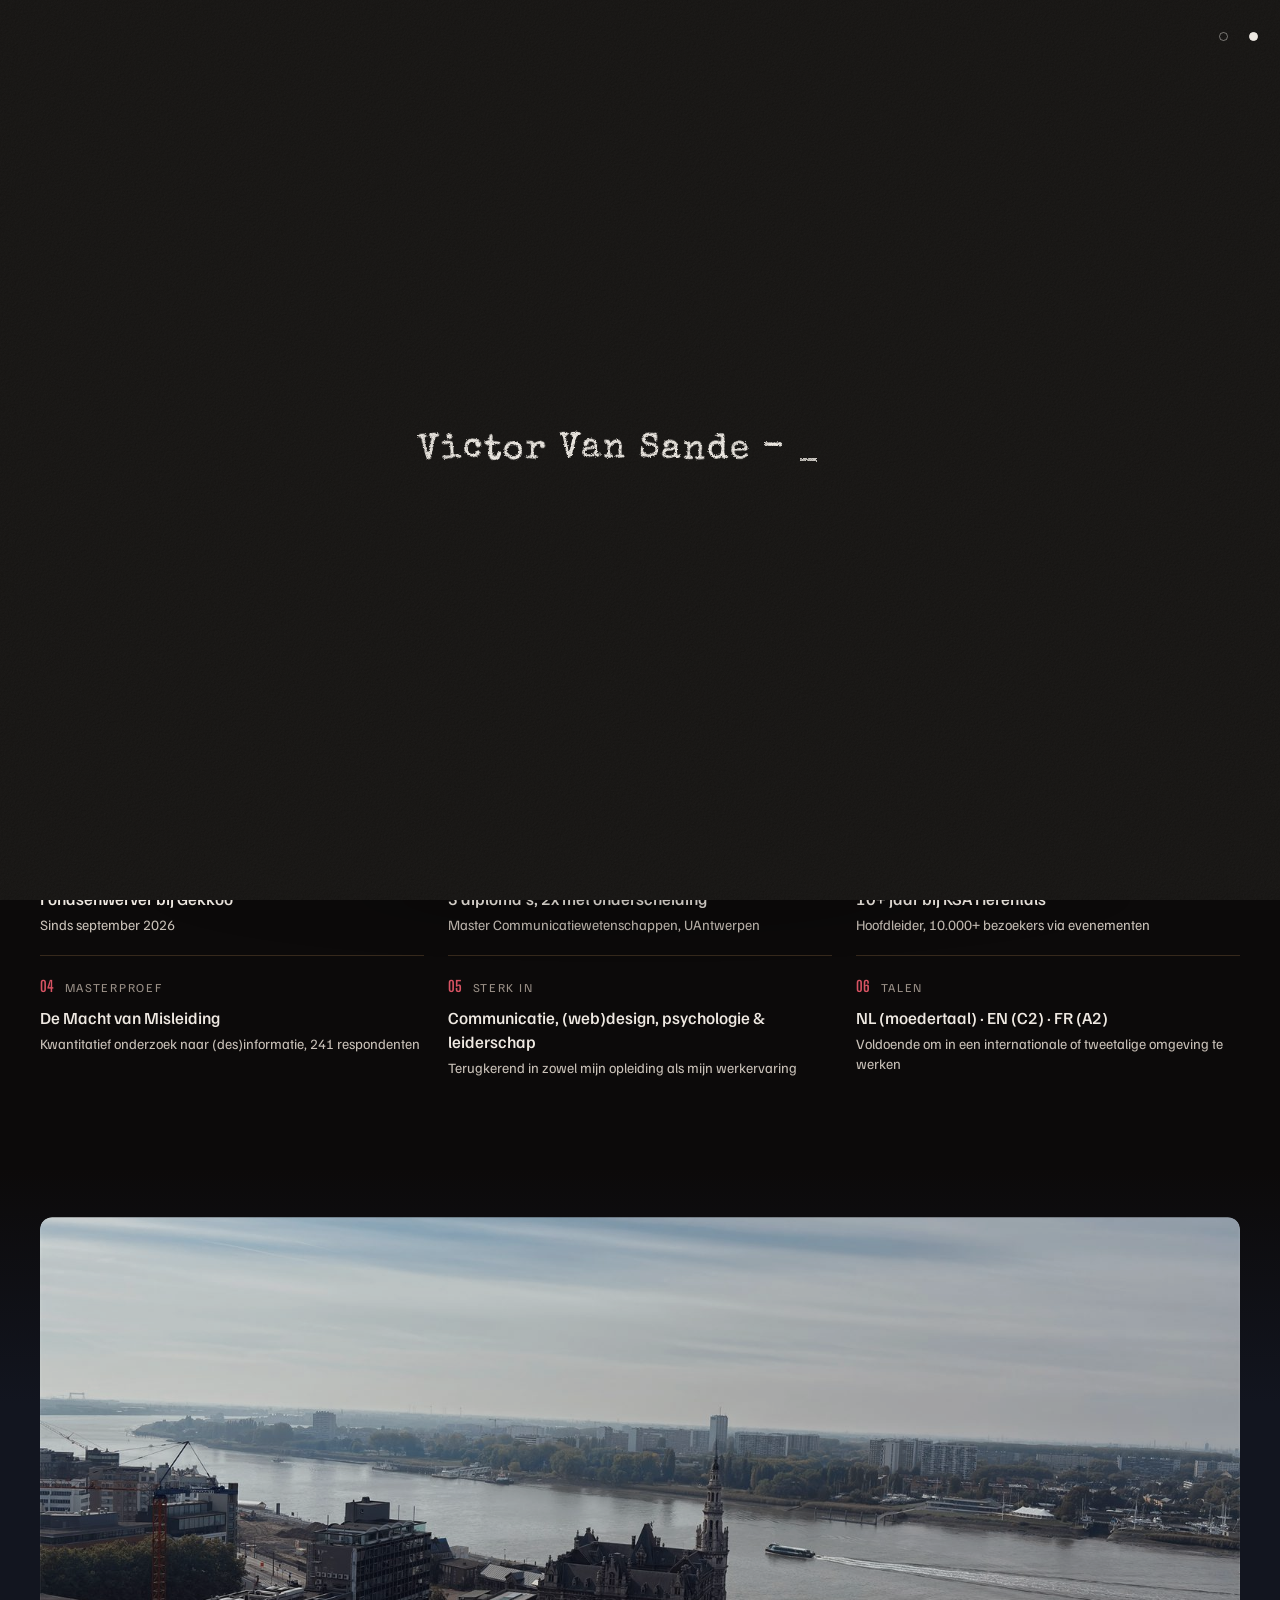
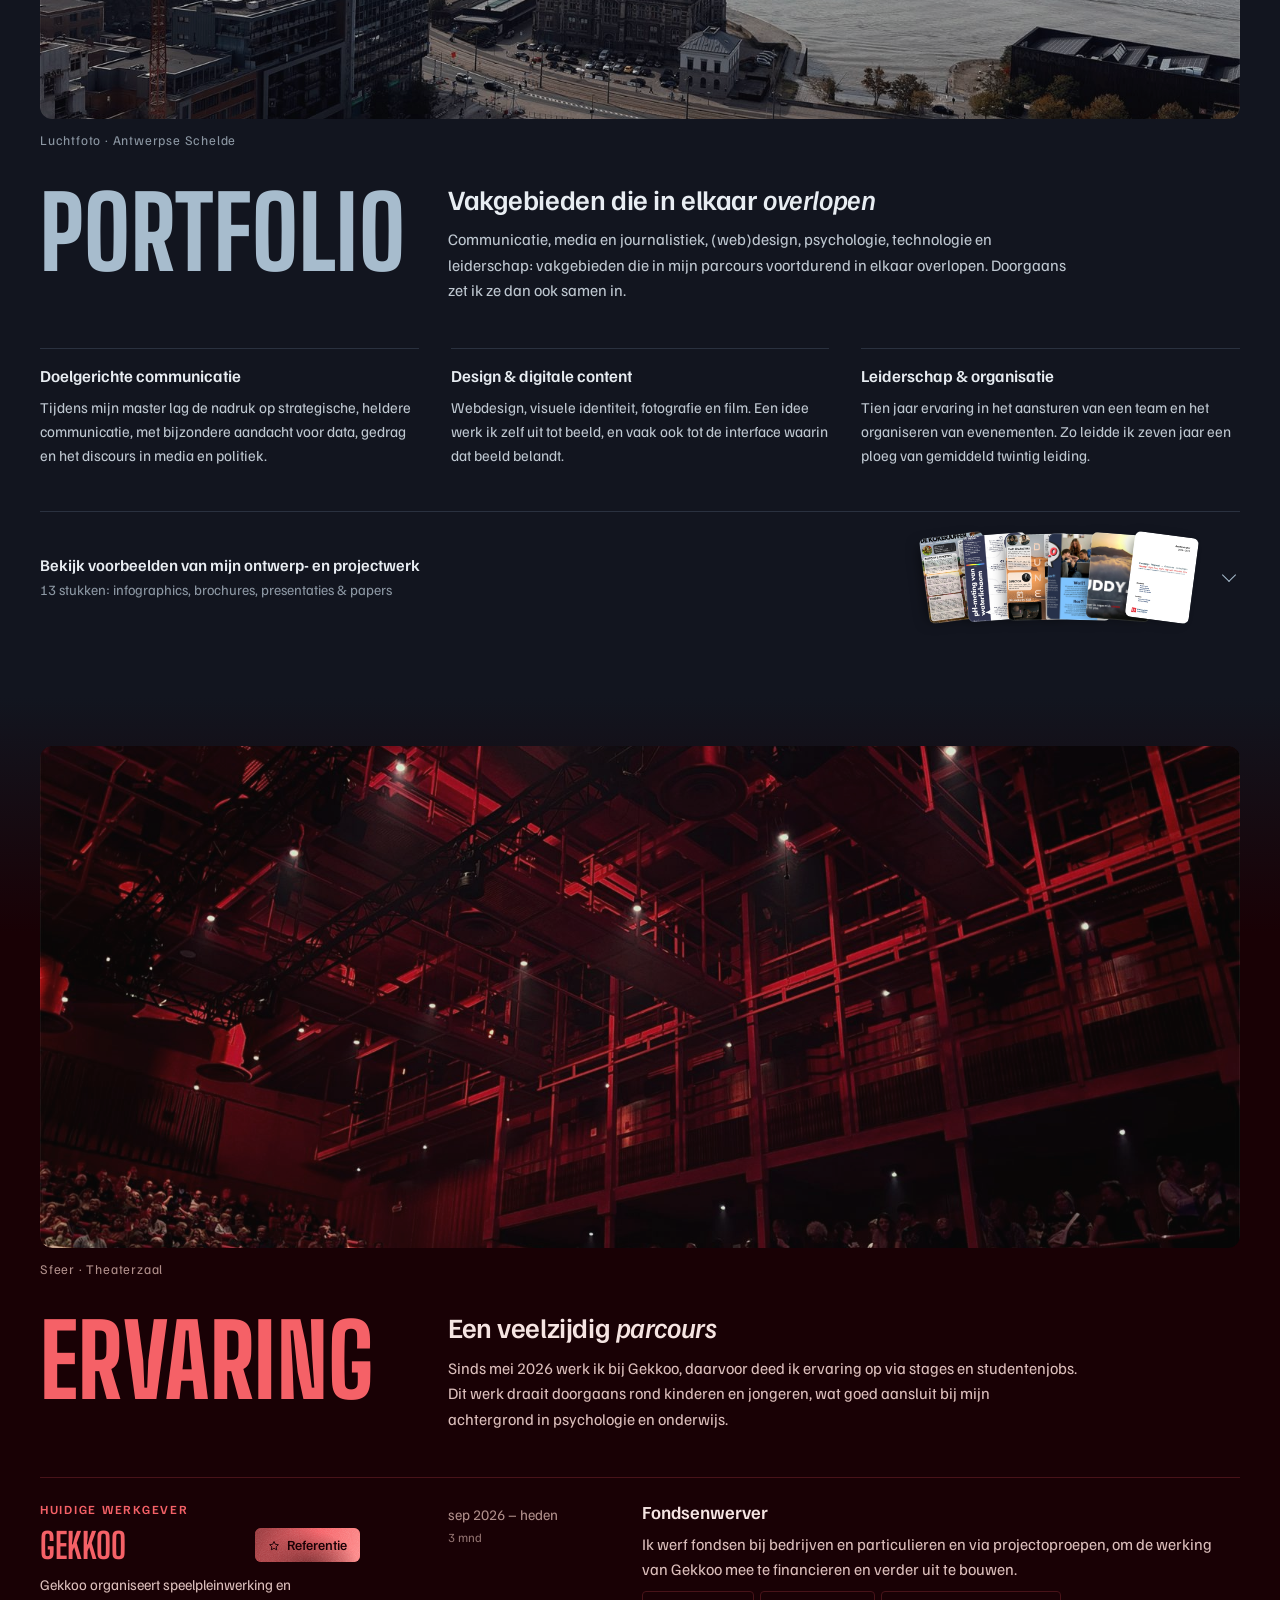
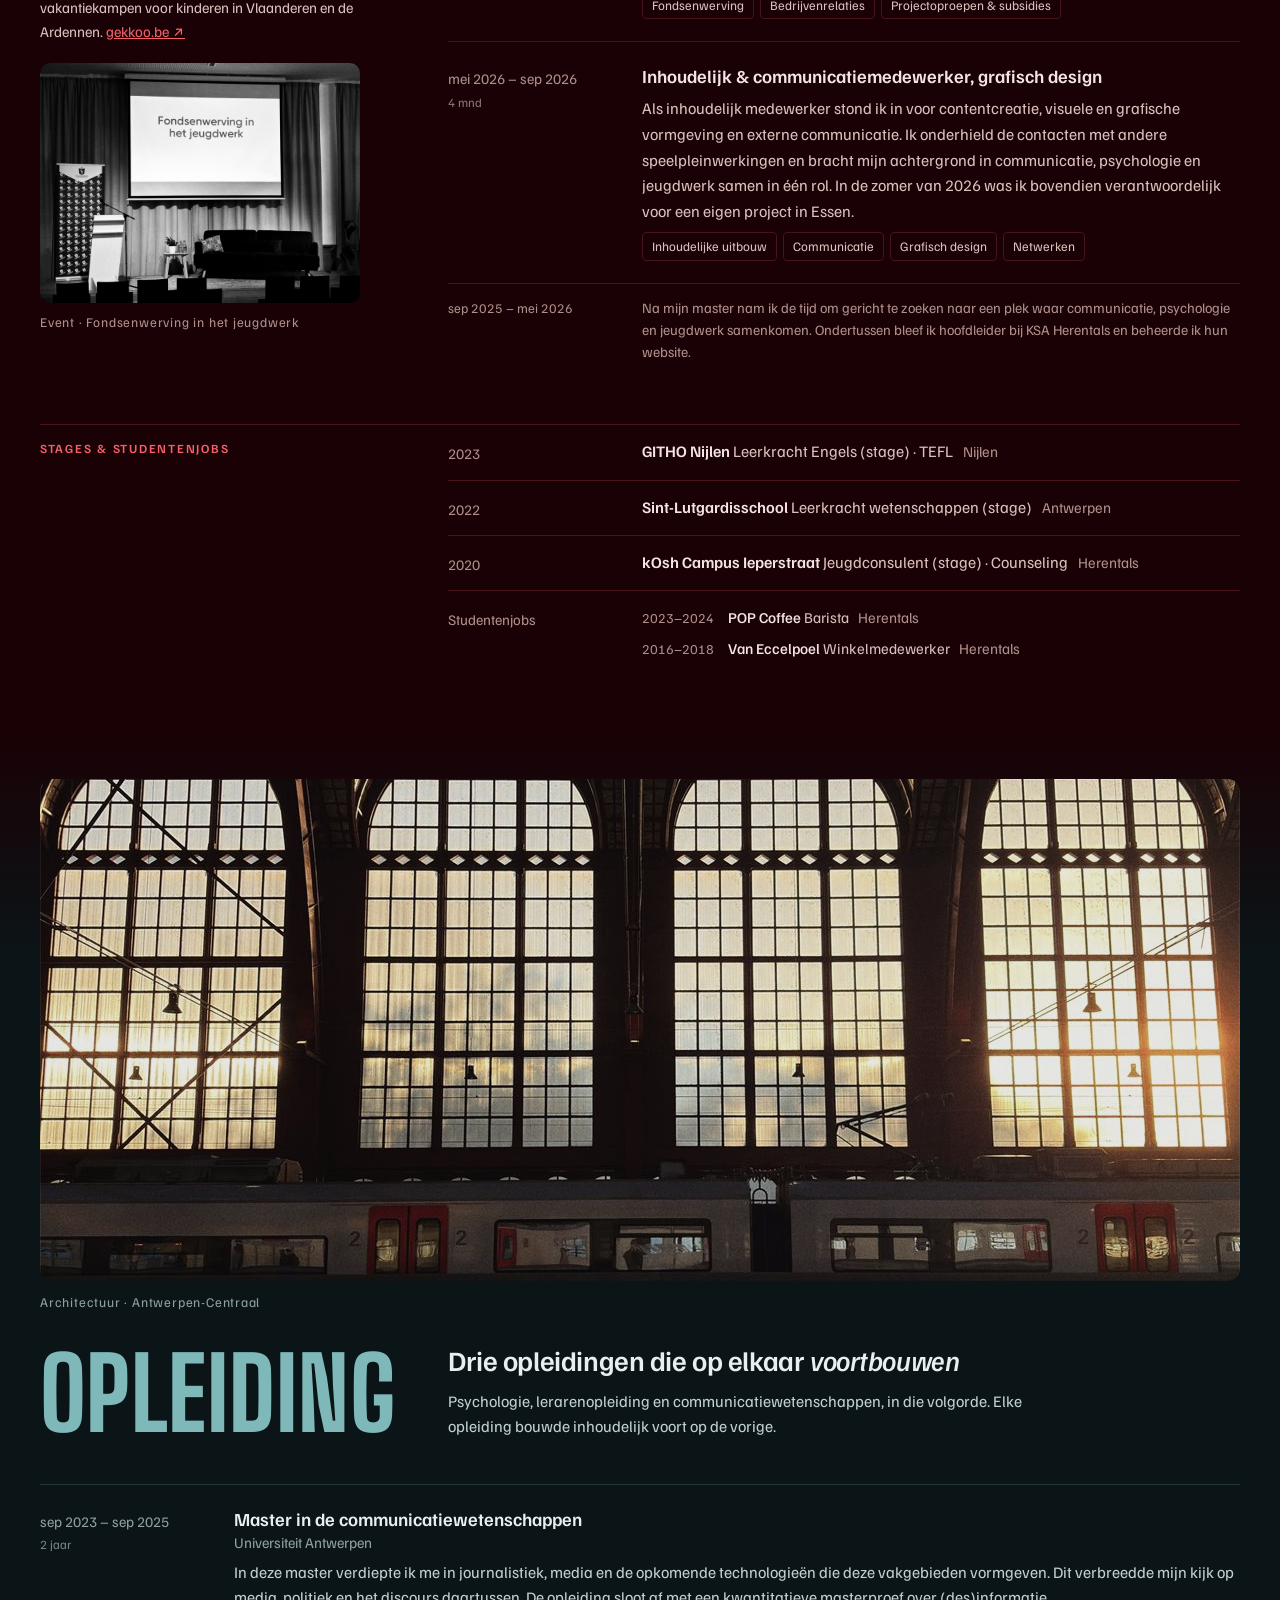
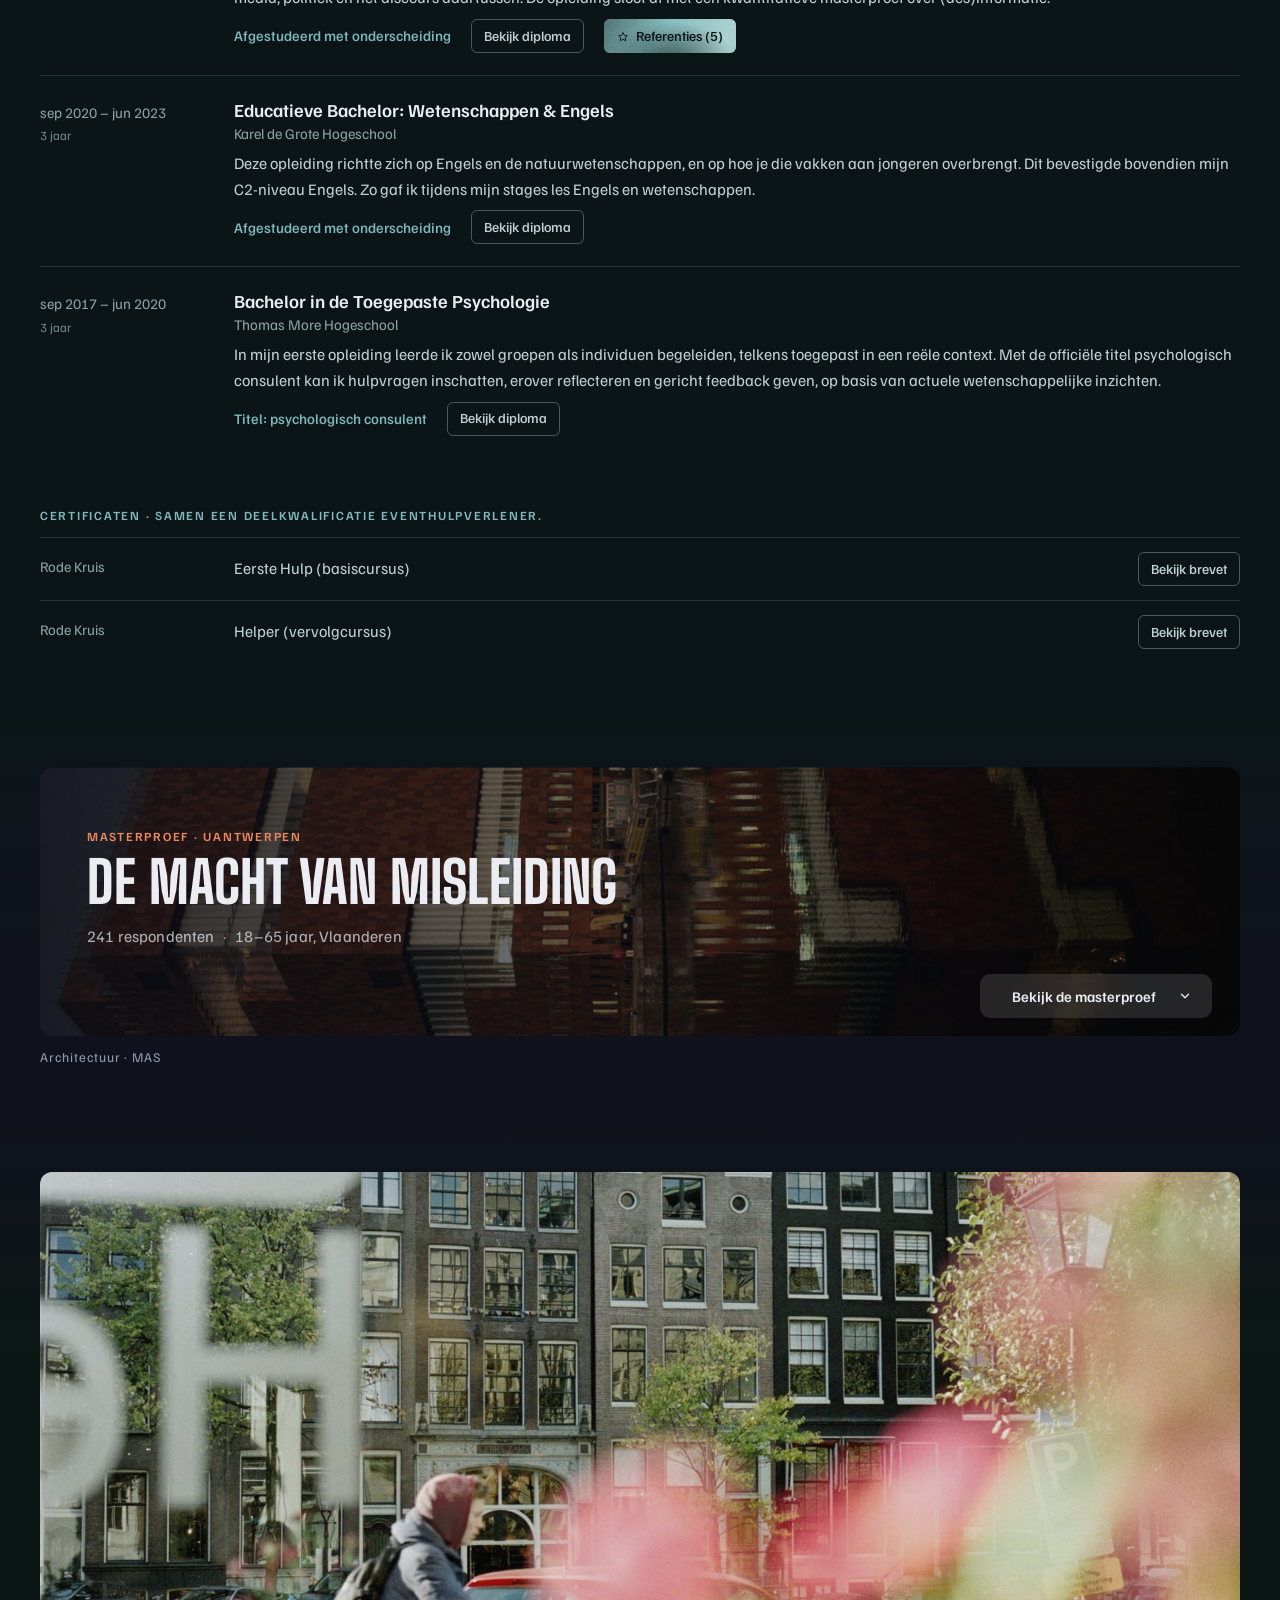
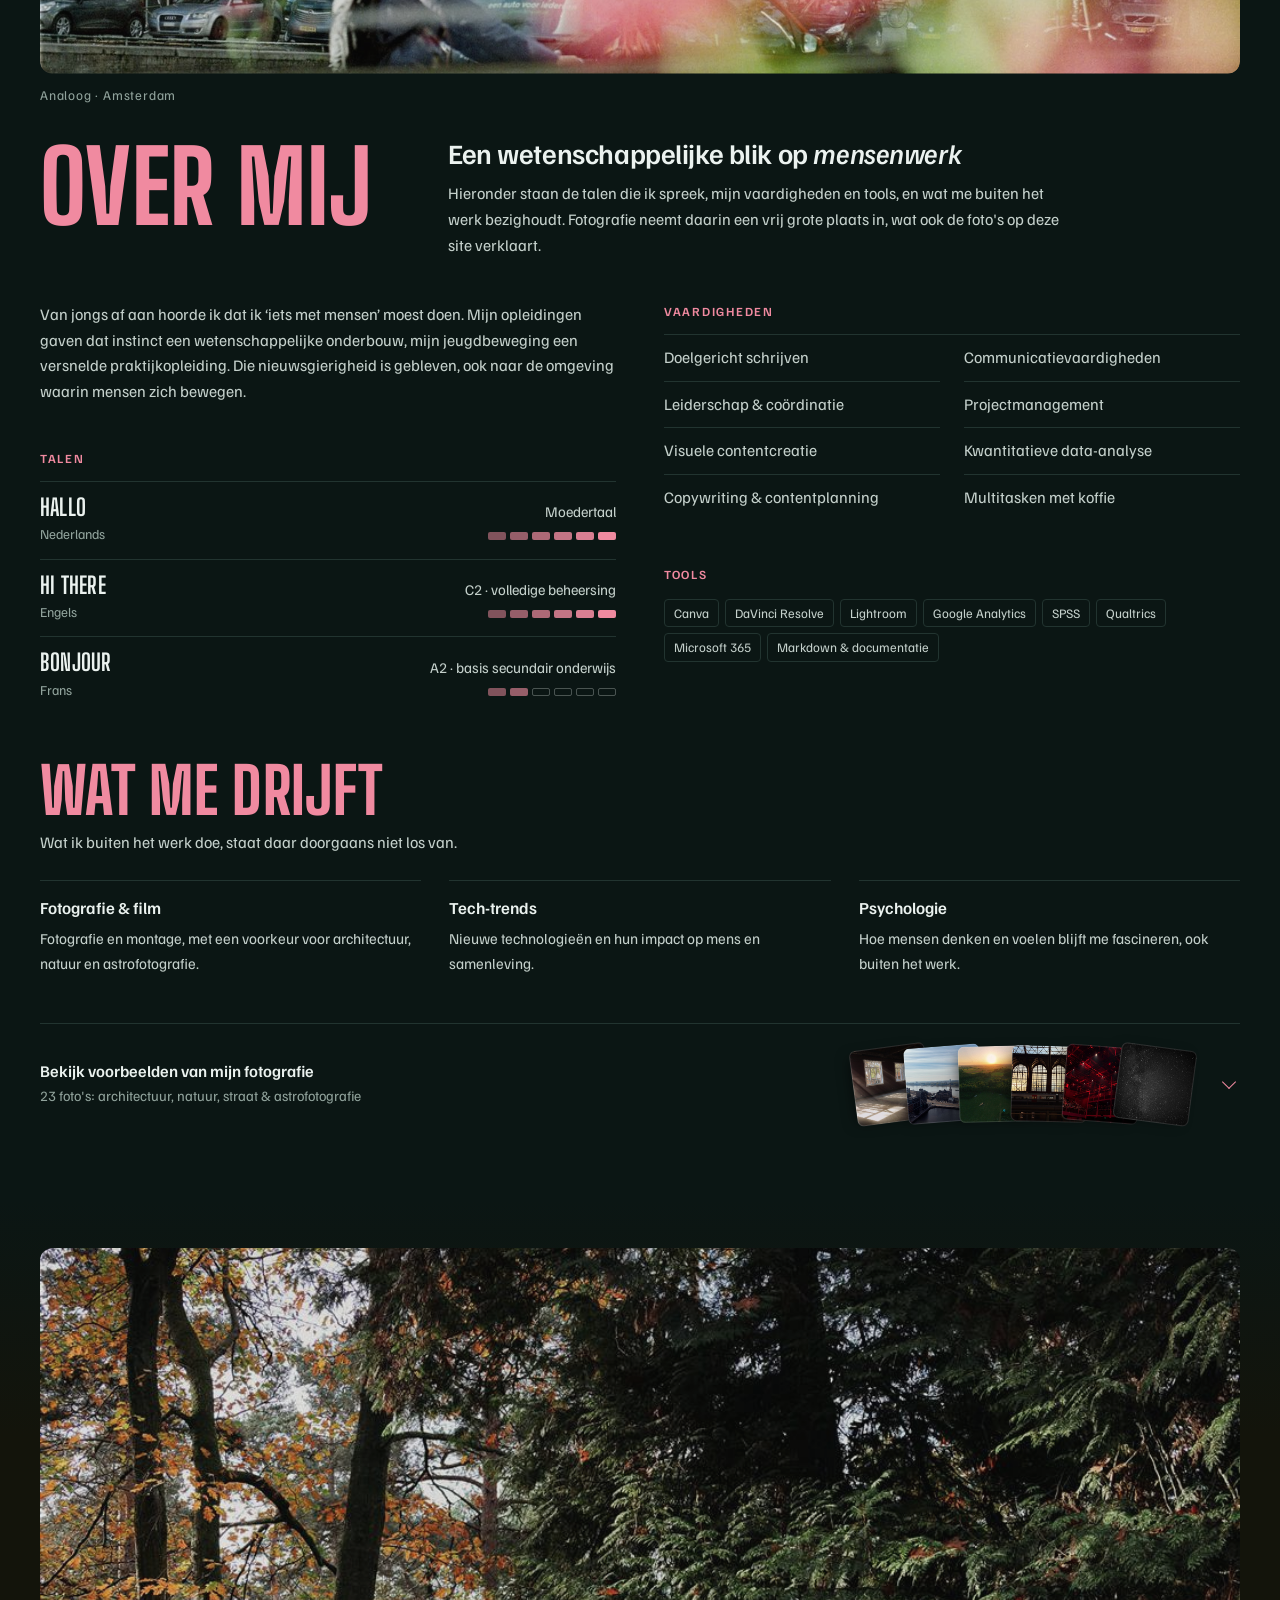
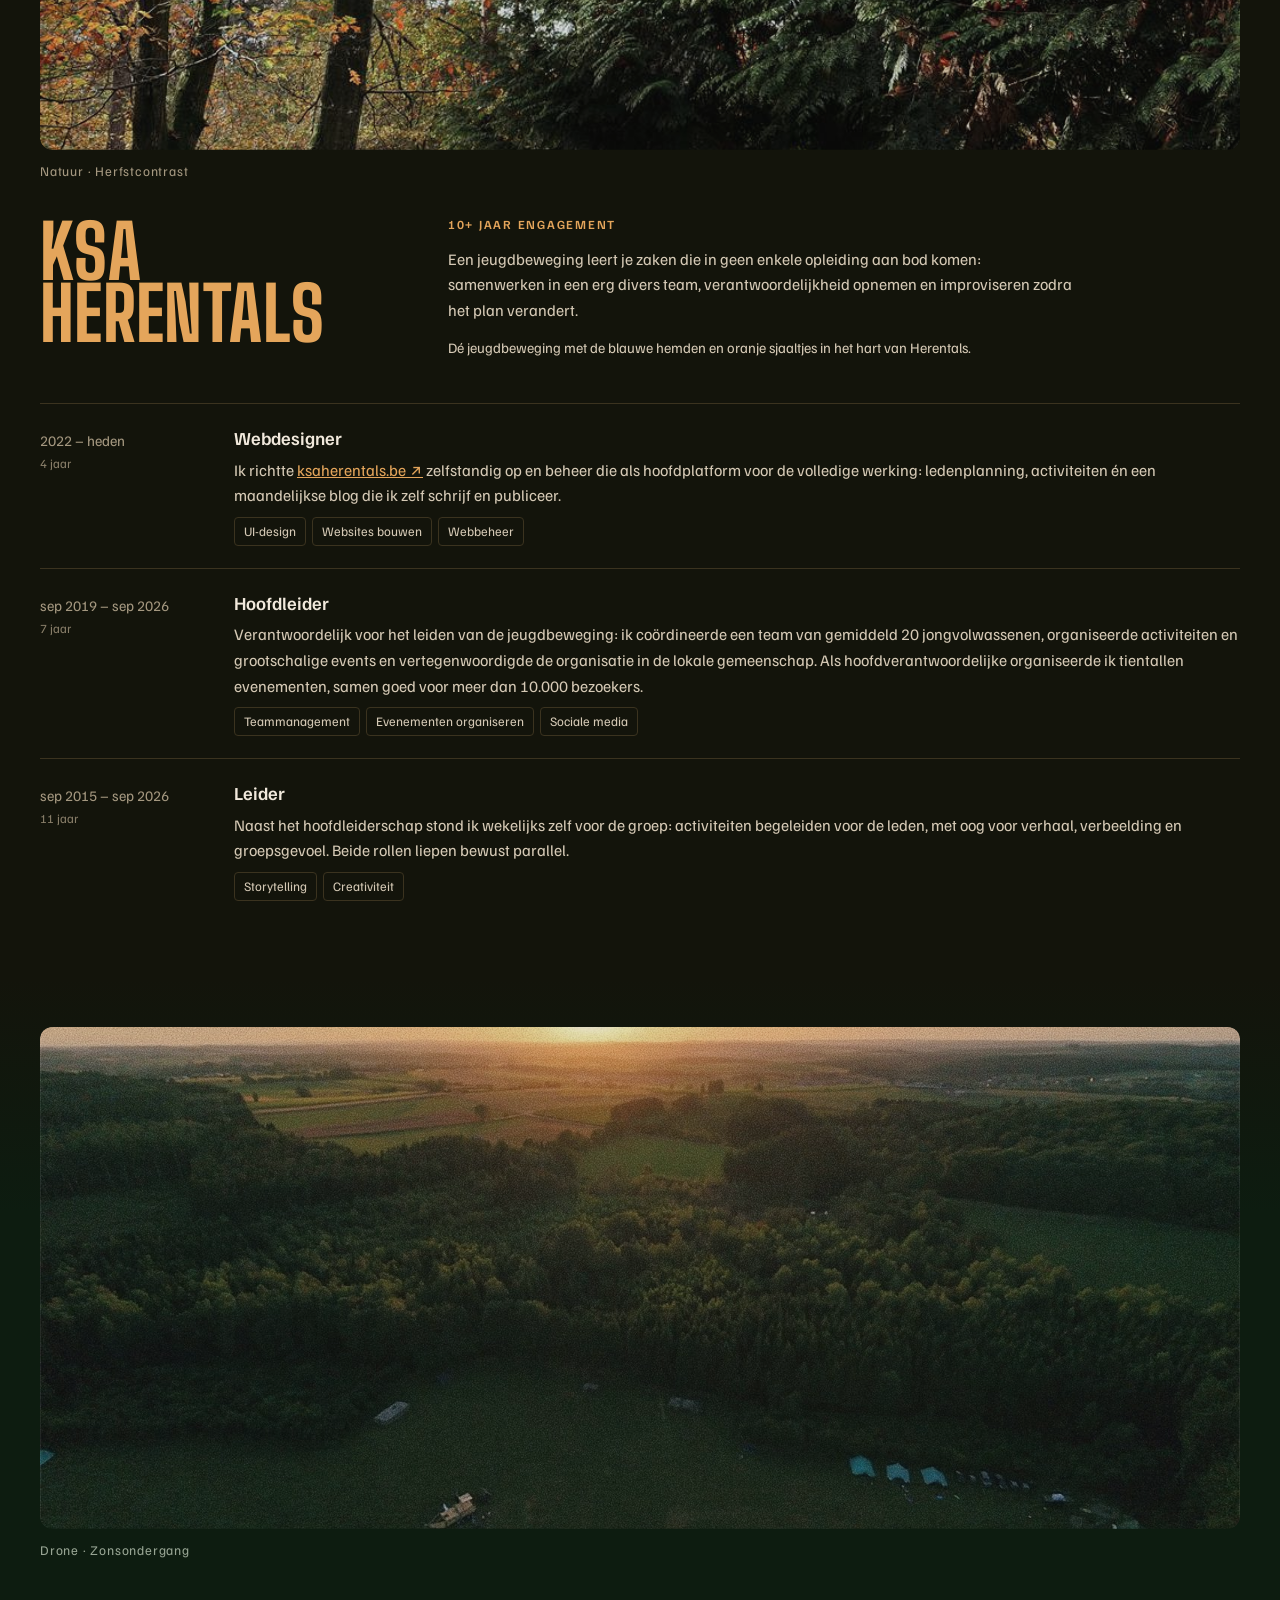
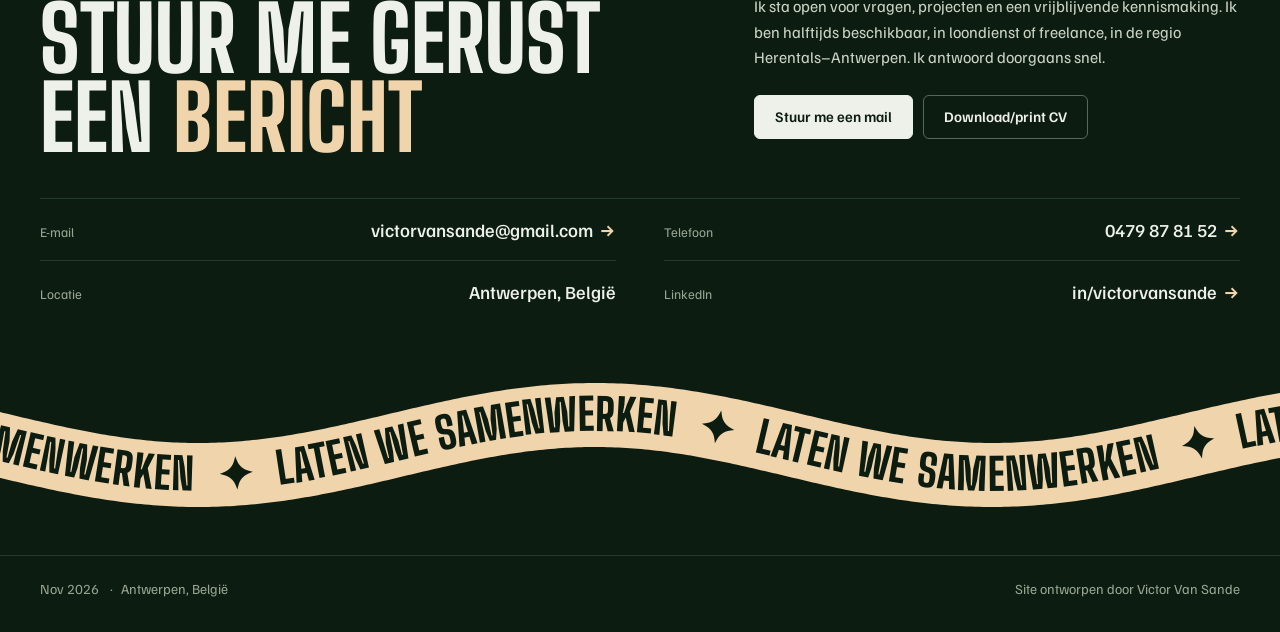
<file: contact.html>
<!DOCTYPE html>
<html lang="nl">
<head>
  <meta charset="UTF-8" />
  <meta name="viewport" content="width=device-width, initial-scale=1.0" />
  <!-- Niet indexeren: de site blijft vrij bereikbaar via de link, maar hoort
       niet in zoekresultaten thuis. -->
  <meta name="robots" content="noindex, nofollow, noarchive, nosnippet, noimageindex" />
  <meta name="googlebot" content="noindex, nofollow, noarchive, nosnippet, noimageindex" />
  <title>Contact · Victor Van Sande</title>
  <link rel="canonical" href="index.html" />
  <meta http-equiv="refresh" content="0; url=./#contact" />
  <script>location.replace('./#contact');</script>
</head>
<body>
  <p>Deze pagina is verhuisd. <a href="./#contact">Ga naar Contact</a>.</p>
</body>
</html>
</file>
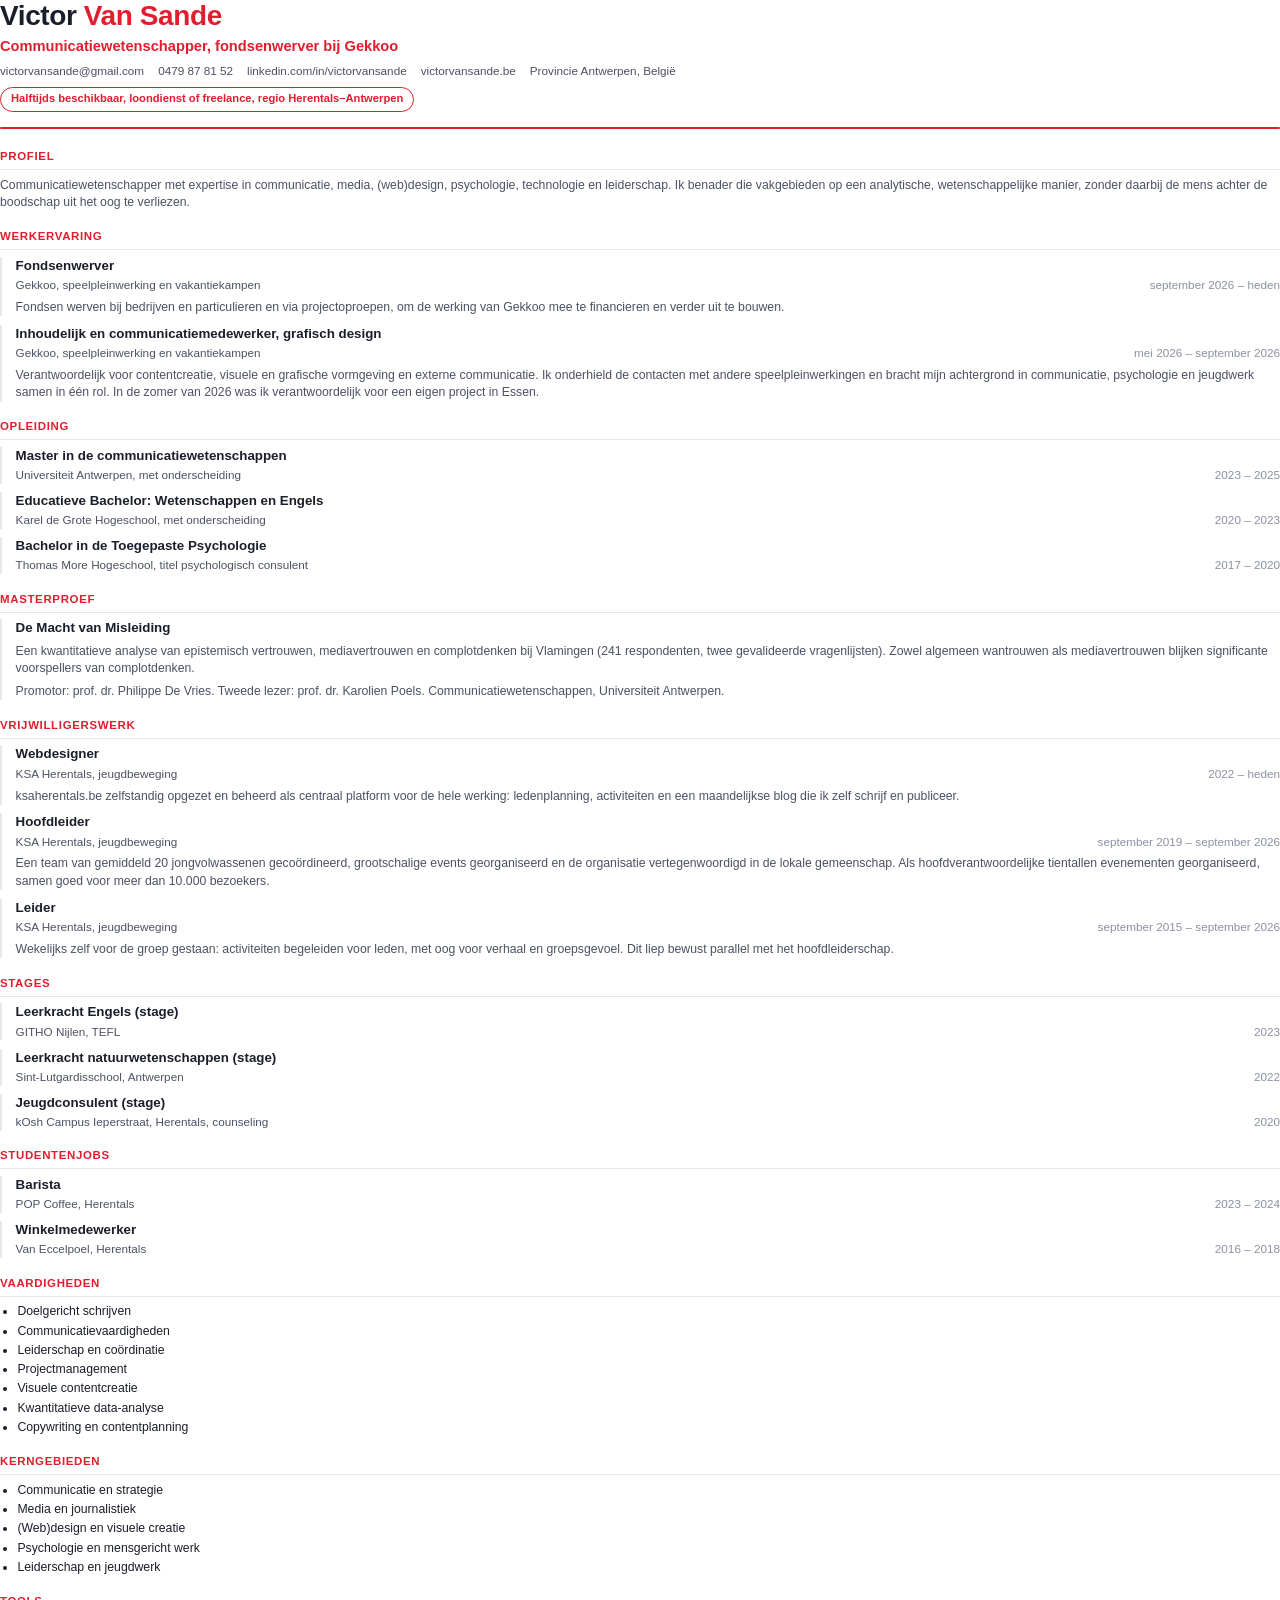
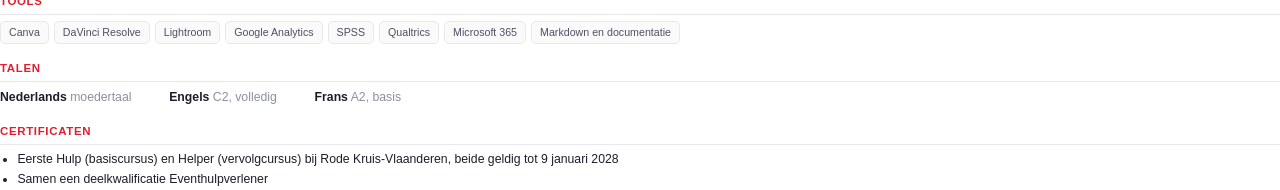
<file: cv-print-ats.html>
<!DOCTYPE html>
<html lang="nl">
<head>
<meta charset="UTF-8" />
<meta name="robots" content="noindex, nofollow, noarchive, nosnippet, noimageindex" />
<title>Victor Van Sande, cv (ATS-versie)</title>
<!--
  ATS-versie van het cv: één kolom, standaardkoppen, geen zijbalk, geen tekst
  in beeld, geen tabellen voor de opmaak.

  Waarom apart: het verzorgde cv zet de inhoud in twee kolommen met een
  zijbalk. Een mens leest dat prima, maar de inleessoftware van vacature-
  portalen leest een pdf regel voor regel van links naar rechts. Naast elkaar
  staande kolommen raken dan door elkaar geweven: in het verzorgde cv belandt
  de datum "mei 2026 - sep 2026" middenin de functietitel, en raken de talen
  los van hun niveaus.

  Wat hier WEL mag. ATS-veilig gaat over de structuur, niet over de vorm. Kleur,
  lettertype, witruimte en lijnen zijn onzichtbaar voor zo'n programma: het
  leest alleen de tekst en de volgorde. Dit bestand mag er dus gewoon uitzien
  als een cv, in dezelfde huisstijl als de verzorgde versie.

  Wat hier NIET mag, en waarom:
  - twee kolommen naast elkaar: dat is precies wat de leesvolgorde breekt
  - tekst in een afbeelding of een tekstvak: onleesbaar voor de parser
  - een tabel om iets uit te lijnen: rijen en kolommen raken door elkaar
  - grote letterspatiëring: sommige uitlezers zetten dan een spatie tussen elke
    letter, en dan staat er "E R V A R I N G" in hun systeem
  - kleur als enige drager van betekenis: kleur komt niet mee in de tekst
  Datums staan rechts op dezelfde regel via flexbox. Dat is veilig: de
  leesvolgorde volgt de broncode, niet de plek op de pagina.

  Inhoud gelijk aan cv-print.html; alleen de vorm verschilt. Wijzig je daar
  iets, wijzig het hier ook.
-->
<style>
  @page { size: A4; margin: 12mm 15mm; }
  * { margin: 0; padding: 0; box-sizing: border-box; }
  :root {
    --red: #e11d2e; --ink: #1b1e2a; --soft: #4c5163; --dim: #8b90a1; --line: #e7e8ee;
  }
  body {
    font-family: "Segoe UI", "Inter", Arial, sans-serif;
    font-size: 9.2pt; line-height: 1.42; color: var(--ink); background: #fff;
  }
  /* Geen woordafbreking: een afgebroken woord komt in twee stukken uit de pdf. */
  p, li { hyphens: none; }

  /* ---------- Kop ---------- */
  .hd h1 { font-size: 21pt; font-weight: 700; line-height: 1.15; letter-spacing: -.3pt; }
  .hd h1 .r { color: var(--red); }
  .hd .role { color: var(--red); font-weight: 600; font-size: 11pt; margin-top: 4px; }
  .contact {
    margin-top: 6px; font-size: 8.8pt; color: var(--soft);
    display: flex; flex-wrap: wrap; gap: 2px 14px;
  }
  .contact .sep { color: var(--line); }
  .beschikbaar {
    display: inline-block; margin-top: 7px; padding: 3px 10px 4px;
    border: 1px solid var(--red); border-radius: 999px;
    color: var(--red); font-size: 8.4pt; font-weight: 600;
  }
  .rule { height: 2.4px; background: var(--red); border-radius: 2px; margin-top: 4mm; }

  /* ---------- Secties ---------- */
  /* Letterspatiëring bewust klein: bij ruime spatiëring zetten sommige
     uitleesprogramma's een spatie tussen elke letter van de kop. */
  h2 {
    font-size: 8.6pt; font-weight: 700; letter-spacing: .5pt; text-transform: uppercase;
    color: var(--red); margin: 4.4mm 0 1.8mm; padding-bottom: 1.2mm;
    border-bottom: 1px solid var(--line);
    page-break-after: avoid;
  }
  h2:first-of-type { margin-top: 5mm; }

  /* ---------- Onderdelen ---------- */
  .item { page-break-inside: avoid; margin-bottom: 2.2mm; padding-left: 3.6mm; border-left: 2px solid var(--line); }
  .item:last-child { margin-bottom: 0; }
  h3 { font-size: 10pt; font-weight: 700; line-height: 1.35; page-break-after: avoid; }
  .meta {
    display: flex; justify-content: space-between; align-items: baseline; gap: 6mm;
    font-size: 8.8pt; color: var(--soft); margin-top: .6mm;
  }
  .meta .datum { flex: none; color: var(--dim); white-space: nowrap; }
  p.tekst { margin-top: 1.4mm; color: var(--soft); font-size: 9.2pt; }

  /* ---------- Lijsten en chips ---------- */
  ul { margin: 1mm 0 0 4.6mm; }
  li { margin-bottom: .5mm; }
  .chips { display: flex; flex-wrap: wrap; gap: 4px 5px; margin-top: 1mm; }
  .chip {
    font-size: 8pt; padding: 2.5px 8px; border: 1px solid var(--line); border-radius: 5px;
    color: var(--soft); background: #fafafb;
  }
  .talen { display: flex; flex-wrap: wrap; gap: 2px 10mm; margin-top: 1mm; }
  .taal { font-size: 9.2pt; }
  .taal b { font-weight: 600; }
  .taal span { color: var(--dim); }

  /* ---------- Afsluiter met QR ---------- */
  .qr-end { margin-top: 3mm; padding-top: 2.6mm; border-top: 1px solid var(--line);
    display: flex; align-items: center; gap: 6mm; page-break-inside: avoid; }
  .qr { width: 15mm; height: 15mm; flex: none; shape-rendering: crispEdges; }
  .qr-end-txt b { display: block; font-size: 9.2pt; font-weight: 700; }
  .qr-end-txt p { color: var(--soft); font-size: 8.8pt; margin-top: 2px; line-height: 1.5; }
  .qr-end-txt span { display: block; margin-top: 3px; color: var(--red); font-size: 8.6pt; font-weight: 600; }
</style>
</head>
<body>

  <header class="hd">
    <h1>Victor <span class="r">Van Sande</span></h1>
    <p class="role">Communicatiewetenschapper, fondsenwerver bij Gekkoo</p>
    <p class="contact">
      <span>victorvansande@gmail.com</span>
      <span>0479 87 81 52</span>
      <span>linkedin.com/in/victorvansande</span>
      <span>victorvansande.be</span>
      <span>Provincie Antwerpen, België</span>
    </p>
    <p><span class="beschikbaar">Halftijds beschikbaar, loondienst of freelance, regio Herentals–Antwerpen</span></p>
  </header>
  <div class="rule"></div>

  <h2>Profiel</h2>
  <p class="tekst">Communicatiewetenschapper met expertise in communicatie, media, (web)design, psychologie, technologie en leiderschap. Ik benader die vakgebieden op een analytische, wetenschappelijke manier, zonder daarbij de mens achter de boodschap uit het oog te verliezen.</p>

  <h2>Werkervaring</h2>

  <div class="item">
    <h3>Fondsenwerver</h3>
    <p class="meta"><span>Gekkoo, speelpleinwerking en vakantiekampen</span><span class="datum">september 2026 – heden</span></p>
    <p class="tekst">Fondsen werven bij bedrijven en particulieren en via projectoproepen, om de werking van Gekkoo mee te financieren en verder uit te bouwen.</p>
  </div>

  <div class="item">
    <h3>Inhoudelijk en communicatiemedewerker, grafisch design</h3>
    <p class="meta"><span>Gekkoo, speelpleinwerking en vakantiekampen</span><span class="datum">mei 2026 – september 2026</span></p>
    <p class="tekst">Verantwoordelijk voor contentcreatie, visuele en grafische vormgeving en externe communicatie. Ik onderhield de contacten met andere speelpleinwerkingen en bracht mijn achtergrond in communicatie, psychologie en jeugdwerk samen in één rol. In de zomer van 2026 was ik verantwoordelijk voor een eigen project in Essen.</p>
  </div>

  <h2>Opleiding</h2>

  <div class="item">
    <h3>Master in de communicatiewetenschappen</h3>
    <p class="meta"><span>Universiteit Antwerpen, met onderscheiding</span><span class="datum">2023 – 2025</span></p>
  </div>

  <div class="item">
    <h3>Educatieve Bachelor: Wetenschappen en Engels</h3>
    <p class="meta"><span>Karel de Grote Hogeschool, met onderscheiding</span><span class="datum">2020 – 2023</span></p>
  </div>

  <div class="item">
    <h3>Bachelor in de Toegepaste Psychologie</h3>
    <p class="meta"><span>Thomas More Hogeschool, titel psychologisch consulent</span><span class="datum">2017 – 2020</span></p>
  </div>

  <h2>Masterproef</h2>
  <div class="item">
    <h3>De Macht van Misleiding</h3>
    <p class="tekst">Een kwantitatieve analyse van epistemisch vertrouwen, mediavertrouwen en complotdenken bij Vlamingen (241 respondenten, twee gevalideerde vragenlijsten). Zowel algemeen wantrouwen als mediavertrouwen blijken significante voorspellers van complotdenken.</p>
    <p class="tekst">Promotor: prof. dr. Philippe De Vries. Tweede lezer: prof. dr. Karolien Poels. Communicatiewetenschappen, Universiteit Antwerpen.</p>
  </div>

  <h2>Vrijwilligerswerk</h2>

  <div class="item">
    <h3>Webdesigner</h3>
    <p class="meta"><span>KSA Herentals, jeugdbeweging</span><span class="datum">2022 – heden</span></p>
    <p class="tekst">ksaherentals.be zelfstandig opgezet en beheerd als centraal platform voor de hele werking: ledenplanning, activiteiten en een maandelijkse blog die ik zelf schrijf en publiceer.</p>
  </div>

  <div class="item">
    <h3>Hoofdleider</h3>
    <p class="meta"><span>KSA Herentals, jeugdbeweging</span><span class="datum">september 2019 – september 2026</span></p>
    <p class="tekst">Een team van gemiddeld 20 jongvolwassenen gecoördineerd, grootschalige events georganiseerd en de organisatie vertegenwoordigd in de lokale gemeenschap. Als hoofdverantwoordelijke tientallen evenementen georganiseerd, samen goed voor meer dan 10.000 bezoekers.</p>
  </div>

  <div class="item">
    <h3>Leider</h3>
    <p class="meta"><span>KSA Herentals, jeugdbeweging</span><span class="datum">september 2015 – september 2026</span></p>
    <p class="tekst">Wekelijks zelf voor de groep gestaan: activiteiten begeleiden voor leden, met oog voor verhaal en groepsgevoel. Dit liep bewust parallel met het hoofdleiderschap.</p>
  </div>

  <h2>Stages</h2>
  <div class="item">
    <h3>Leerkracht Engels (stage)</h3>
    <p class="meta"><span>GITHO Nijlen, TEFL</span><span class="datum">2023</span></p>
  </div>
  <div class="item">
    <h3>Leerkracht natuurwetenschappen (stage)</h3>
    <p class="meta"><span>Sint-Lutgardisschool, Antwerpen</span><span class="datum">2022</span></p>
  </div>
  <div class="item">
    <h3>Jeugdconsulent (stage)</h3>
    <p class="meta"><span>kOsh Campus Ieperstraat, Herentals, counseling</span><span class="datum">2020</span></p>
  </div>

  <h2>Studentenjobs</h2>
  <div class="item">
    <h3>Barista</h3>
    <p class="meta"><span>POP Coffee, Herentals</span><span class="datum">2023 – 2024</span></p>
  </div>
  <div class="item">
    <h3>Winkelmedewerker</h3>
    <p class="meta"><span>Van Eccelpoel, Herentals</span><span class="datum">2016 – 2018</span></p>
  </div>

  <h2>Vaardigheden</h2>
  <ul>
    <li>Doelgericht schrijven</li>
    <li>Communicatievaardigheden</li>
    <li>Leiderschap en coördinatie</li>
    <li>Projectmanagement</li>
    <li>Visuele contentcreatie</li>
    <li>Kwantitatieve data-analyse</li>
    <li>Copywriting en contentplanning</li>
  </ul>

  <h2>Kerngebieden</h2>
  <ul>
    <li>Communicatie en strategie</li>
    <li>Media en journalistiek</li>
    <li>(Web)design en visuele creatie</li>
    <li>Psychologie en mensgericht werk</li>
    <li>Leiderschap en jeugdwerk</li>
  </ul>

  <h2>Tools</h2>
  <div class="chips">
    <span class="chip">Canva</span>
    <span class="chip">DaVinci Resolve</span>
    <span class="chip">Lightroom</span>
    <span class="chip">Google Analytics</span>
    <span class="chip">SPSS</span>
    <span class="chip">Qualtrics</span>
    <span class="chip">Microsoft 365</span>
    <span class="chip">Markdown en documentatie</span>
  </div>

  <h2>Talen</h2>
  <div class="talen">
    <span class="taal"><b>Nederlands</b> <span>moedertaal</span></span>
    <span class="taal"><b>Engels</b> <span>C2, volledig</span></span>
    <span class="taal"><b>Frans</b> <span>A2, basis</span></span>
  </div>

  <h2>Certificaten</h2>
  <ul>
    <li>Eerste Hulp (basiscursus) en Helper (vervolgcursus) bij Rode Kruis-Vlaanderen, beide geldig tot 9 januari 2028</li>
    <li>Samen een deelkwalificatie Eventhulpverlener</li>
  </ul>

</body>
</html>
</file>
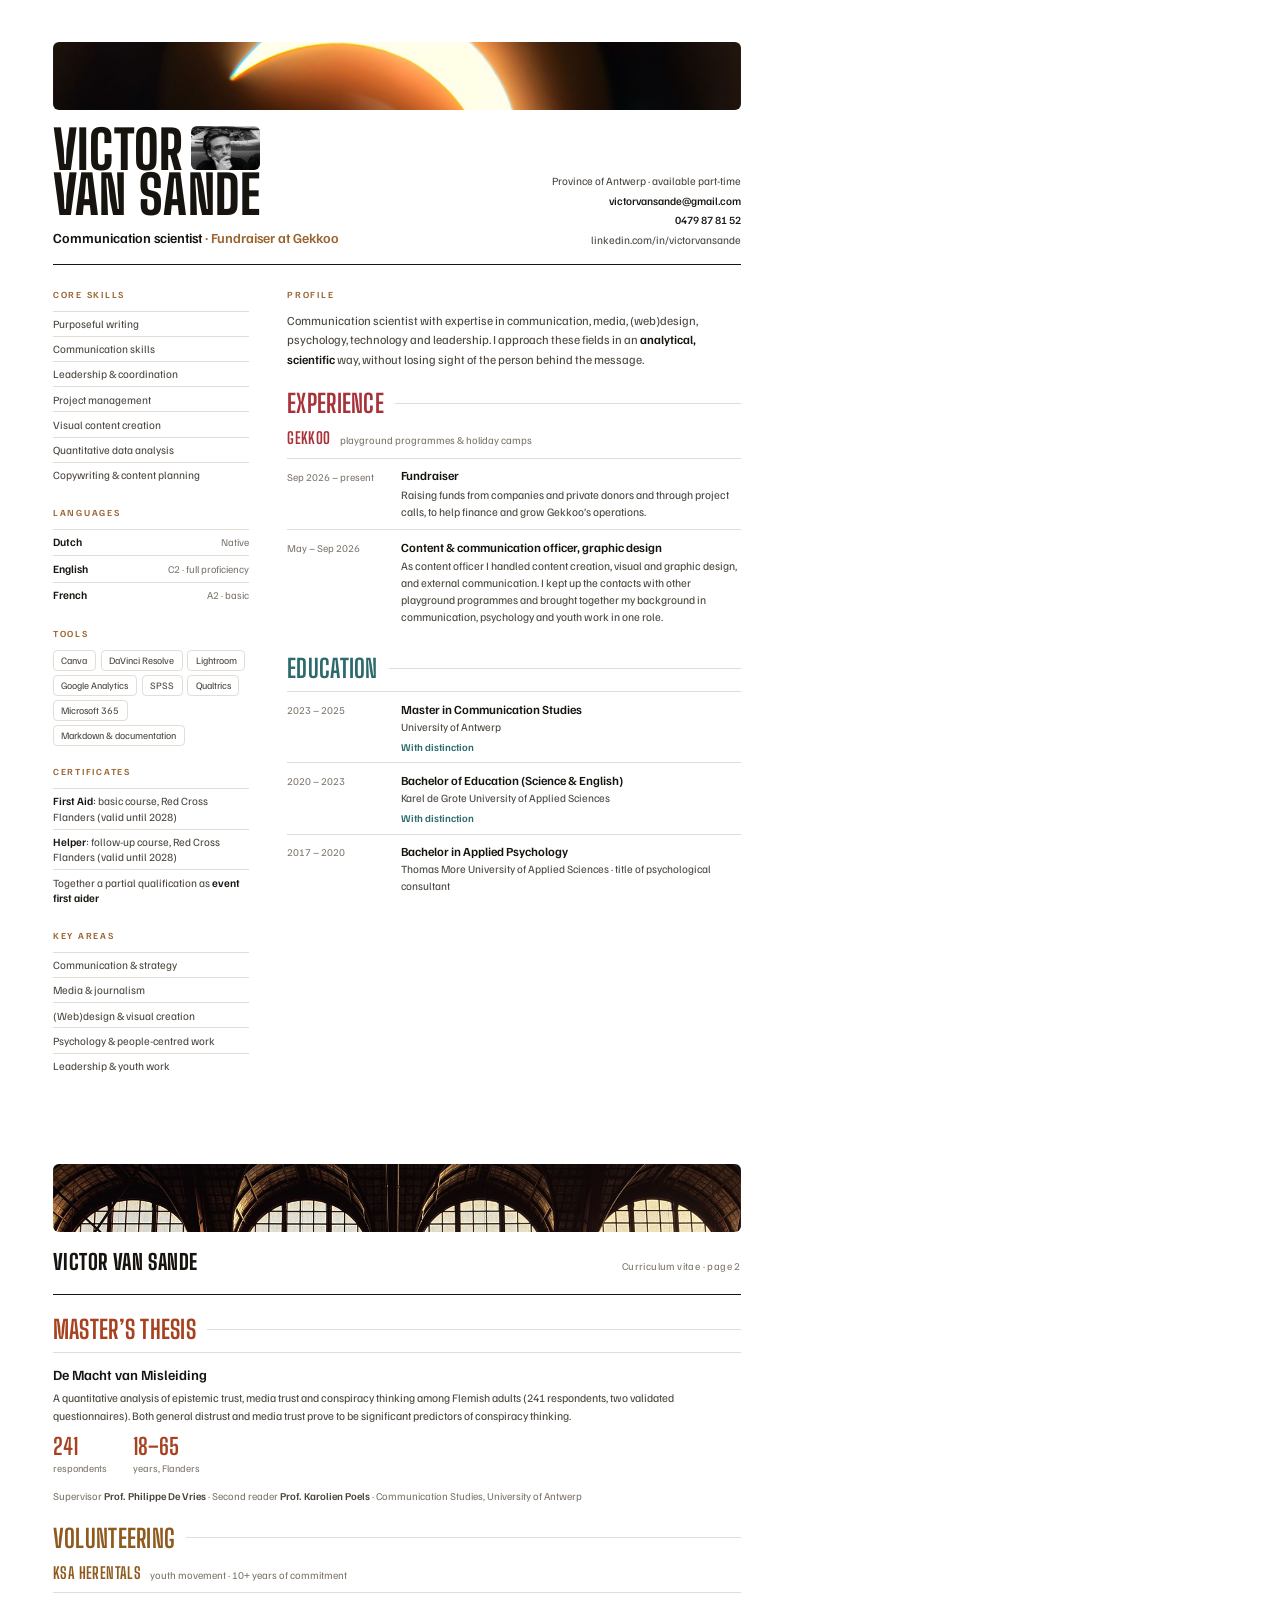
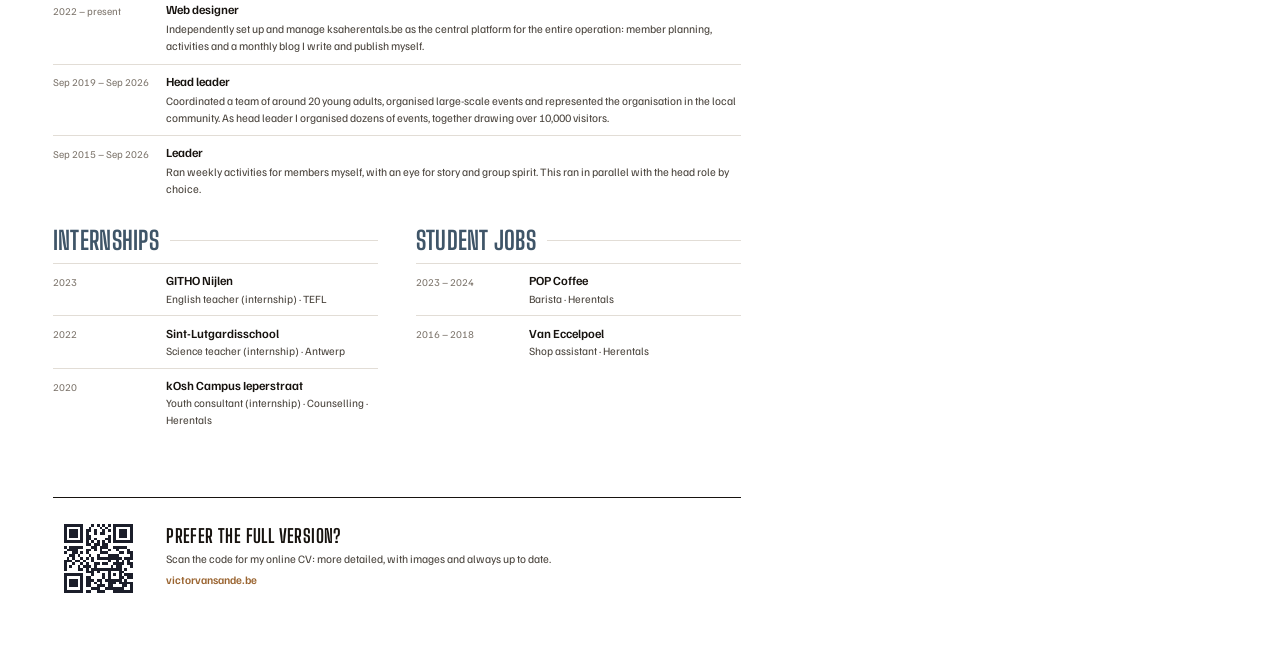
<file: cv-print-en.html>
<!DOCTYPE html>
<html lang="en">
<head>
<meta charset="UTF-8">
<meta name="robots" content="noindex, nofollow, noarchive, nosnippet, noimageindex">
<meta name="googlebot" content="noindex, nofollow, noarchive, nosnippet, noimageindex">
<title>Victor Van Sande, CV (English)</title>
<link rel="preconnect" href="https://fonts.googleapis.com">
<link rel="preconnect" href="https://fonts.gstatic.com" crossorigin>
<link href="https://fonts.googleapis.com/css2?family=Big+Shoulders+Display:wght@700;800&family=Familjen+Grotesk:wght@400;500;600&display=swap" rel="stylesheet">
<!-- Dezelfde vormgeving als de site, maar op wit papier: een donkere achtergrond
     kost bij het afdrukken een hele cartridge en leest op papier slechter.
     Wat van de site meekomt: de namen en koppen in Big Shoulders, een smalle
     foto in breedbeeld bovenaan elk blad, en per onderdeel het accent van de
     bijhorende sectie op de site, donkerder gezet zodat het op wit leesbaar
     blijft (contrast ruim boven 4,5:1). -->
<style>
  @page { size: A4; margin: 0; }
  * { margin: 0; padding: 0; box-sizing: border-box;
      -webkit-print-color-adjust: exact; print-color-adjust: exact; }
  :root {
    --head: "Big Shoulders Display", "Arial Narrow", sans-serif;
    --ink: #17130f; --soft: #4a443d; --dim: #7d756c; --line: #e2ddd6;
    /* accenten, afgeleid van de foto's op de site */
    --a-eclipse: #9a6430;   /* zonsverduistering: goud */
    --a-theater: #a8323a;   /* theaterzaal: rood */
    --a-herfst: #8f5a1e;    /* herfstbos: amber */
    --a-centraal: #2c6a6c;  /* Antwerpen-Centraal: petrol, tegenover het goudlicht */
    --a-schelde: #3f5568;   /* Schelde: staalblauw */
    --a-urbex: #a74221;     /* masterproef: terracotta van de baksteen van het MAS */
  }
  html, body { background: #fff; }
  body {
    font-family: "Familjen Grotesk", "Segoe UI", Arial, sans-serif;
    color: var(--ink); font-size: 8.9pt; line-height: 1.5;
    -webkit-font-smoothing: antialiased;
  }
  .sheet { width: 210mm; height: 297mm; padding: 11mm 14mm 11mm; position: relative; overflow: hidden; background: #fff; }
  .sheet + .sheet { page-break-before: always; }

  /* ---------- Breedbeeld bovenaan ---------- */
  .band { width: 100%; height: 18mm; object-fit: cover; display: block; border-radius: 1.6mm; }
  .band-cap { font-size: 6.6pt; letter-spacing: .5pt; color: var(--dim); margin-top: 1.6mm; }

  /* ---------- Kop ---------- */
  .hd { display: flex; justify-content: space-between; align-items: flex-end; gap: 8mm; margin-top: 4.5mm; }
  .hd h1 { font-family: var(--head); font-weight: 800; font-size: 40pt; line-height: .86; text-transform: uppercase; letter-spacing: .2pt; }
  .hd .role { font-weight: 600; font-size: 10.4pt; margin-top: 2.6mm; }
  .hd .role span { color: var(--a-eclipse); }
  .hd-right { text-align: right; font-size: 8.3pt; color: var(--soft); line-height: 1.75; }
  .hd-right b { color: var(--ink); font-weight: 500; }
  /* portret in een pil rechts van "Victor", even hoog als de hoofdletters en
     tot waar "Sande" eindigt; het script onderaan zet de maten */
  .hd h1 { position: relative; }
  .pil { position: absolute; border-radius: 1.6mm; overflow: hidden; display: none; }
  .pil img { position: absolute; display: block; max-width: none; }
  .rule { height: 1px; background: var(--ink); margin-top: 4mm; }

  /* ---------- Kolommen ---------- */
  .cols { display: flex; gap: 10mm; margin-top: 6mm; }
  .side { width: 52mm; flex: none; }
  .main { flex: 1; min-width: 0; }

  .lbl { font-size: 7pt; font-weight: 600; letter-spacing: 1.3pt; text-transform: uppercase; color: var(--a-eclipse); margin-bottom: 2.4mm; }
  .side .block { margin-bottom: 5mm; }
  .side .block:last-child { margin-bottom: 0; }

  .slist { list-style: none; border-top: 1px solid var(--line); }
  .slist li { padding: 1.15mm 0; border-bottom: 1px solid var(--line); font-size: 8.3pt; color: var(--soft); line-height: 1.4; }
  .slist li b { color: var(--ink); font-weight: 600; }
  .lang { display: flex; justify-content: space-between; align-items: baseline; padding: 1.15mm 0; border-bottom: 1px solid var(--line); font-size: 8.4pt; }
  .langs { border-top: 1px solid var(--line); }
  .lang b { font-weight: 600; }
  .lang span { color: var(--dim); font-size: 7.8pt; }
  /* geen streep onder het laatste item van een opsomming, zoals op de site */
  .slist li:last-child, .langs .lang:last-child, .roles .item:last-child { border-bottom: 0; }
  .tools { display: flex; flex-wrap: wrap; gap: 1.2mm; }
  .tool { font-size: 7.4pt; padding: .5mm 2mm; border: 1px solid var(--line); color: var(--soft); border-radius: 1.1mm; }

  /* ---------- Hoofdkolom ---------- */
  .blk { margin-bottom: 6mm; }
  .blk:last-child { margin-bottom: 0; }
  .profiel { font-size: 9.2pt; color: var(--soft); line-height: 1.6; }
  .profiel b { color: var(--ink); font-weight: 600; }

  .sec-h { display: flex; align-items: baseline; gap: 3mm; margin-bottom: 3mm; }
  .sec-h h2 { font-family: var(--head); font-weight: 700; font-size: 19pt; line-height: .9; text-transform: uppercase; letter-spacing: .2pt; }
  .sec-h .ln { flex: 1; height: 1px; background: var(--line); align-self: center; }

  .org { display: flex; align-items: baseline; gap: 2.4mm; margin: 1mm 0 2mm; }
  .org b { font-family: var(--head); font-weight: 700; font-size: 12pt; text-transform: uppercase; letter-spacing: .3pt; }
  .org span { font-size: 7.9pt; color: var(--dim); }
  .roles { border-top: 1px solid var(--line); margin-bottom: 4mm; }
  .roles:last-child { margin-bottom: 0; }
  .item { display: grid; grid-template-columns: 27mm minmax(0, 1fr); gap: 3mm; padding: 2.2mm 0; border-bottom: 1px solid var(--line); page-break-inside: avoid; }
  .item .yr { font-size: 7.8pt; color: var(--dim); padding-top: .4mm; font-variant-numeric: tabular-nums; }
  .item .t { font-weight: 600; font-size: 9.3pt; line-height: 1.35; }
  .item .s { font-size: 8.3pt; color: var(--soft); margin-top: .4mm; }
  .item .p { font-size: 8.5pt; color: var(--soft); margin-top: .8mm; line-height: 1.5; }
  .hon { font-size: 7.8pt; font-weight: 600; margin-top: .8mm; }

  .acc-theater { --acc: var(--a-theater); }
  .acc-herfst { --acc: var(--a-herfst); }
  .acc-centraal { --acc: var(--a-centraal); }
  .acc-schelde { --acc: var(--a-schelde); }
  .acc-urbex { --acc: var(--a-urbex); }
  [class*="acc-"] .sec-h h2, [class*="acc-"] .org b, [class*="acc-"] .hon, [class*="acc-"] .lbl { color: var(--acc); }

  .thesis-t { font-weight: 600; font-size: 10.6pt; }
  .thesis-p { color: var(--soft); font-size: 8.6pt; margin-top: 1mm; line-height: 1.55; }
  .thesis-nums { display: flex; gap: 7mm; margin-top: 3mm; }
  .thesis-nums div b { display: block; font-family: var(--head); font-weight: 700; font-size: 17pt; line-height: 1; color: var(--acc); }
  .thesis-nums div span { font-size: 7.6pt; color: var(--dim); }
  .thesis-meta { color: var(--dim); font-size: 7.9pt; margin-top: 3mm; }
  .thesis-meta b { color: var(--soft); font-weight: 600; }
  .thesis { border-top: 1px solid var(--line); padding-top: 3mm; }

  /* ---------- Blad 2 ---------- */
  .mini-hd { display: flex; justify-content: space-between; align-items: baseline; margin-top: 4mm; }
  .mini-hd .nm { font-family: var(--head); font-weight: 800; font-size: 16pt; text-transform: uppercase; letter-spacing: .3pt; }
  .mini-hd .pg { color: var(--dim); font-size: 7.8pt; letter-spacing: .3pt; }
  .two { display: flex; gap: 10mm; }
  .two > div { flex: 1; min-width: 0; }

  /* QR naar het online cv, als afsluiter onderaan blad 2.
     De code is 37 modules breed (29 plus de stille zone); op 24mm is één module
     0,65mm, ruim boven de halve millimeter waaronder scannen wisselvallig wordt.
     shape-rendering: crispEdges houdt de modules hard begrensd, zodat de printer
     ze niet met een grijze antialiasrand uitsmeert. */
  .qr-end { position: absolute; left: 14mm; right: 14mm; bottom: 11mm;
    padding-top: 4mm; border-top: 1px solid var(--ink);
    display: flex; align-items: center; gap: 6mm; }
  .qr { width: 24mm; height: 24mm; flex: none; shape-rendering: crispEdges; }
  .qr-end-txt b { display: block; font-family: var(--head); font-weight: 700; font-size: 14pt; text-transform: uppercase; letter-spacing: .3pt; line-height: 1; }
  .qr-end-txt p { color: var(--soft); font-size: 8.5pt; margin-top: 1.4mm; line-height: 1.5; }
  .qr-end-txt span { display: block; margin-top: 1mm; color: var(--a-eclipse); font-size: 8.4pt; font-weight: 600; }
</style>
</head>
<body>

<!-- ============ PAGE 1 (Engelse versie van cv-print.html: wie de inhoud aanpast, past beide aan) ============ -->
<section class="sheet">
  <img class="band" src="assets/photos/zonsverduistering.jpg" alt="">
  <header class="hd">
    <div>
      <h1><span class="nm-1">Victor</span><br><span class="nm-2">Van Sande</span><span class="pil"><img src="assets/victor-profiel.jpg" alt=""></span></h1>
      <p class="role">Communication scientist <span>· Fundraiser at Gekkoo</span></p>
    </div>
    <div class="hd-right">
      Province of Antwerp · available part-time<br>
      <b>victorvansande@gmail.com</b><br>
      <b>0479 87 81 52</b><br>
      linkedin.com/in/victorvansande
    </div>
  </header>
  <div class="rule"></div>

  <div class="cols">
    <aside class="side">
      <div class="block">
        <div class="lbl">Core skills</div>
        <ul class="slist">
          <li>Purposeful writing</li>
          <li>Communication skills</li>
          <li>Leadership &amp; coordination</li>
          <li>Project management</li>
          <li>Visual content creation</li>
          <li>Quantitative data analysis</li>
          <li>Copywriting &amp; content planning</li>
        </ul>
      </div>

      <div class="block">
        <div class="lbl">Languages</div>
        <div class="langs">
          <div class="lang"><b>Dutch</b><span>Native</span></div>
          <div class="lang"><b>English</b><span>C2 · full proficiency</span></div>
          <div class="lang"><b>French</b><span>A2 · basic</span></div>
        </div>
      </div>

      <div class="block">
        <div class="lbl">Tools</div>
        <div class="tools">
          <span class="tool">Canva</span>
          <span class="tool">DaVinci Resolve</span>
          <span class="tool">Lightroom</span>
          <span class="tool">Google Analytics</span>
          <span class="tool">SPSS</span>
          <span class="tool">Qualtrics</span>
          <span class="tool">Microsoft 365</span>
          <span class="tool">Markdown &amp; documentation</span>
        </div>
      </div>

      <div class="block">
        <div class="lbl">Certificates</div>
        <ul class="slist">
          <li><b>First Aid</b>: basic course, Red Cross Flanders (valid until 2028)</li>
          <li><b>Helper</b>: follow-up course, Red Cross Flanders (valid until 2028)</li>
          <li>Together a partial qualification as <b>event first aider</b></li>
        </ul>
      </div>

      <div class="block">
        <div class="lbl">Key areas</div>
        <ul class="slist">
          <li>Communication &amp; strategy</li>
          <li>Media &amp; journalism</li>
          <li>(Web)design &amp; visual creation</li>
          <li>Psychology &amp; people-centred work</li>
          <li>Leadership &amp; youth work</li>
        </ul>
      </div>
    </aside>

    <div class="main">
      <div class="blk">
        <div class="lbl">Profile</div>
        <p class="profiel">Communication scientist with expertise in communication, media, (web)design, psychology, technology and leadership. I approach these fields in an <b>analytical, scientific</b> way, without losing sight of the person behind the message.</p>
      </div>

      <div class="blk acc-theater">
        <div class="sec-h"><h2>Experience</h2><span class="ln"></span></div>

        <div class="org"><b>Gekkoo</b><span>playground programmes &amp; holiday camps</span></div>
        <div class="roles">
          <div class="item">
            <div class="yr">Sep 2026 – present</div>
            <div><div class="t">Fundraiser</div>
            <p class="p">Raising funds from companies and private donors and through project calls, to help finance and grow Gekkoo’s operations.</p></div>
          </div>
          <div class="item">
            <div class="yr">May – Sep 2026</div>
            <div><div class="t">Content &amp; communication officer, graphic design</div>
            <p class="p">As content officer I handled content creation, visual and graphic design, and external communication. I kept up the contacts with other playground programmes and brought together my background in communication, psychology and youth work in one role.</p></div>
          </div>
        </div>
      </div>

      <div class="blk acc-centraal">
        <div class="sec-h"><h2>Education</h2><span class="ln"></span></div>
        <div class="roles">
          <div class="item">
            <div class="yr">2023 – 2025</div>
            <div><div class="t">Master in Communication Studies</div><div class="s">University of Antwerp</div><div class="hon">With distinction</div></div>
          </div>
          <div class="item">
            <div class="yr">2020 – 2023</div>
            <div><div class="t">Bachelor of Education (Science &amp; English)</div><div class="s">Karel de Grote University of Applied Sciences</div><div class="hon">With distinction</div></div>
          </div>
          <div class="item">
            <div class="yr">2017 – 2020</div>
            <div><div class="t">Bachelor in Applied Psychology</div><div class="s">Thomas More University of Applied Sciences · title of psychological consultant</div></div>
          </div>
        </div>
      </div>
    </div>
  </div>
</section>

<!-- ============ BLAD 2 ============ -->
<section class="sheet">
  <img class="band" src="assets/photos/antwerpen-centraal-vensters.jpg" alt="" style="object-position: 50% 30%">
  <div class="mini-hd">
    <div class="nm">Victor Van Sande</div>
    <div class="pg">Curriculum vitae · page 2</div>
  </div>
  <div class="rule"></div>

  <div style="margin-top:6mm">
    <div class="blk acc-urbex">
      <div class="sec-h"><h2>Master’s thesis</h2><span class="ln"></span></div>
      <div class="thesis">
        <div class="thesis-t">De Macht van Misleiding</div>
        <p class="thesis-p">A quantitative analysis of epistemic trust, media trust and conspiracy thinking among Flemish adults (241 respondents, two validated questionnaires). Both general distrust and media trust prove to be significant predictors of conspiracy thinking.</p>
        <div class="thesis-nums">
          <div><b>241</b><span>respondents</span></div>
          <div><b>18–65</b><span>years, Flanders</span></div>
        </div>
        <p class="thesis-meta">Supervisor <b>Prof. Philippe De Vries</b> · Second reader <b>Prof. Karolien Poels</b> · Communication Studies, University of Antwerp</p>
      </div>
    </div>

    <div class="blk acc-herfst">
      <div class="sec-h"><h2>Volunteering</h2><span class="ln"></span></div>
      <div class="org"><b>KSA Herentals</b><span>youth movement · 10+ years of commitment</span></div>
      <div class="roles">
        <div class="item">
          <div class="yr">2022 – present</div>
          <div><div class="t">Web designer</div>
          <p class="p">Independently set up and manage ksaherentals.be as the central platform for the entire operation: member planning, activities and a monthly blog I write and publish myself.</p></div>
        </div>
        <div class="item">
          <div class="yr">Sep 2019 – Sep 2026</div>
          <div><div class="t">Head leader</div>
          <p class="p">Coordinated a team of around 20 young adults, organised large-scale events and represented the organisation in the local community. As head leader I organised dozens of events, together drawing over 10,000 visitors.</p></div>
        </div>
        <div class="item">
          <div class="yr">Sep 2015 – Sep 2026</div>
          <div><div class="t">Leader</div>
          <p class="p">Ran weekly activities for members myself, with an eye for story and group spirit. This ran in parallel with the head role by choice.</p></div>
        </div>
      </div>
    </div>

    <div class="two acc-schelde">
      <div class="blk">
        <div class="sec-h"><h2>Internships</h2><span class="ln"></span></div>
        <div class="roles">
          <div class="item"><div class="yr">2023</div><div><div class="t">GITHO Nijlen</div><div class="s">English teacher (internship) · TEFL</div></div></div>
          <div class="item"><div class="yr">2022</div><div><div class="t">Sint-Lutgardisschool</div><div class="s">Science teacher (internship) · Antwerp</div></div></div>
          <div class="item"><div class="yr">2020</div><div><div class="t">kOsh Campus Ieperstraat</div><div class="s">Youth consultant (internship) · Counselling · Herentals</div></div></div>
        </div>
      </div>
      <div class="blk">
        <div class="sec-h"><h2>Student jobs</h2><span class="ln"></span></div>
        <div class="roles">
          <div class="item"><div class="yr">2023 – 2024</div><div><div class="t">POP Coffee</div><div class="s">Barista · Herentals</div></div></div>
          <div class="item"><div class="yr">2016 – 2018</div><div><div class="t">Van Eccelpoel</div><div class="s">Shop assistant · Herentals</div></div></div>
        </div>
      </div>
    </div>
  </div>

  <!-- Afsluiter: eerst lezen, dan doorklikken. Statisch ingebakken svg: geen
       script en geen internetverbinding nodig om af te drukken. De stille zone
       van vier modules zit in de viewBox verwerkt. -->
  <div class="qr-end">
    <svg class="qr" viewBox="0 0 33 33" role="img" aria-label="QR code to victorvansande.be">
      <rect width="33" height="33" fill="#fff"/>
      <path fill="#1b1e2a" d="M4 4h7v1h-7zM14 4h1v1h-1zM16 4h1v1h-1zM18 4h1v1h-1zM20 4h1v1h-1zM22 4h7v1h-7zM4 5h1v1h-1zM10 5h1v1h-1zM13 5h1v1h-1zM17 5h1v1h-1zM19 5h1v1h-1zM22 5h1v1h-1zM28 5h1v1h-1zM4 6h1v1h-1zM6 6h3v1h-3zM10 6h1v1h-1zM12 6h2v1h-2zM15 6h1v1h-1zM18 6h1v1h-1zM20 6h1v1h-1zM22 6h1v1h-1zM24 6h3v1h-3zM28 6h1v1h-1zM4 7h1v1h-1zM6 7h3v1h-3zM10 7h1v1h-1zM12 7h1v1h-1zM15 7h1v1h-1zM17 7h2v1h-2zM22 7h1v1h-1zM24 7h3v1h-3zM28 7h1v1h-1zM4 8h1v1h-1zM6 8h3v1h-3zM10 8h1v1h-1zM12 8h2v1h-2zM20 8h1v1h-1zM22 8h1v1h-1zM24 8h3v1h-3zM28 8h1v1h-1zM4 9h1v1h-1zM10 9h1v1h-1zM12 9h2v1h-2zM15 9h1v1h-1zM19 9h2v1h-2zM22 9h1v1h-1zM28 9h1v1h-1zM4 10h7v1h-7zM12 10h1v1h-1zM14 10h1v1h-1zM16 10h1v1h-1zM18 10h1v1h-1zM20 10h1v1h-1zM22 10h7v1h-7zM12 11h2v1h-2zM15 11h2v1h-2zM18 11h2v1h-2zM4 12h1v1h-1zM6 12h5v1h-5zM14 12h2v1h-2zM17 12h3v1h-3zM22 12h5v1h-5zM5 13h4v1h-4zM12 13h2v1h-2zM15 13h1v1h-1zM17 13h1v1h-1zM20 13h1v1h-1zM23 13h1v1h-1zM27 13h1v1h-1zM4 14h1v1h-1zM7 14h2v1h-2zM10 14h1v1h-1zM12 14h1v1h-1zM17 14h3v1h-3zM24 14h2v1h-2zM27 14h2v1h-2zM6 15h2v1h-2zM9 15h1v1h-1zM13 15h1v1h-1zM16 15h1v1h-1zM20 15h4v1h-4zM28 15h1v1h-1zM5 16h1v1h-1zM7 16h1v1h-1zM10 16h1v1h-1zM12 16h1v1h-1zM14 16h1v1h-1zM16 16h9v1h-9zM26 16h3v1h-3zM4 17h3v1h-3zM8 17h2v1h-2zM11 17h1v1h-1zM14 17h1v1h-1zM20 17h1v1h-1zM23 17h1v1h-1zM25 17h1v1h-1zM27 17h1v1h-1zM4 18h1v1h-1zM7 18h1v1h-1zM10 18h1v1h-1zM12 18h1v1h-1zM15 18h2v1h-2zM18 18h2v1h-2zM22 18h4v1h-4zM27 18h2v1h-2zM4 19h1v1h-1zM6 19h1v1h-1zM9 19h1v1h-1zM11 19h3v1h-3zM15 19h1v1h-1zM21 19h1v1h-1zM23 19h2v1h-2zM28 19h1v1h-1zM4 20h1v1h-1zM9 20h2v1h-2zM12 20h1v1h-1zM14 20h11v1h-11zM26 20h1v1h-1zM12 21h3v1h-3zM16 21h1v1h-1zM20 21h1v1h-1zM24 21h2v1h-2zM4 22h7v1h-7zM14 22h1v1h-1zM18 22h1v1h-1zM20 22h1v1h-1zM22 22h1v1h-1zM24 22h1v1h-1zM26 22h3v1h-3zM4 23h1v1h-1zM10 23h1v1h-1zM12 23h2v1h-2zM18 23h1v1h-1zM20 23h1v1h-1zM24 23h2v1h-2zM27 23h2v1h-2zM4 24h1v1h-1zM6 24h3v1h-3zM10 24h1v1h-1zM12 24h3v1h-3zM16 24h2v1h-2zM19 24h6v1h-6zM26 24h1v1h-1zM4 25h1v1h-1zM6 25h3v1h-3zM10 25h1v1h-1zM12 25h2v1h-2zM15 25h1v1h-1zM17 25h1v1h-1zM20 25h3v1h-3zM24 25h5v1h-5zM4 26h1v1h-1zM6 26h3v1h-3zM10 26h1v1h-1zM12 26h2v1h-2zM16 26h3v1h-3zM20 26h2v1h-2zM25 26h2v1h-2zM28 26h1v1h-1zM4 27h1v1h-1zM10 27h1v1h-1zM14 27h3v1h-3zM19 27h7v1h-7zM28 27h1v1h-1zM4 28h7v1h-7zM12 28h2v1h-2zM16 28h3v1h-3zM22 28h7v1h-7z"/>
    </svg>
    <div class="qr-end-txt">
      <b>Prefer the full version?</b>
      <p>Scan the code for my online CV: more detailed, with images and always up to date.</p>
      <span>victorvansande.be</span>
    </div>
  </div>
</section>

<script>
  /* Dezelfde meting als op de site (main.js): de pil begint net na "Victor",
     eindigt waar "Sande" eindigt, en is even hoog als een hoofdletter. */
  (document.fonts ? document.fonts.ready : Promise.resolve()).then(() => {
    const h1 = document.querySelector(".hd h1"), pil = h1.querySelector(".pil"), img = pil.firstChild;
    const r1 = h1.querySelector(".nm-1").getBoundingClientRect(), r2 = h1.querySelector(".nm-2").getBoundingClientRect(), h = h1.getBoundingClientRect();
    const cs = getComputedStyle(h1), c = document.createElement("canvas").getContext("2d");
    c.font = cs.fontWeight + " " + cs.fontSize + " " + cs.fontFamily;
    const m = c.measureText("VICTOR"), kap = m.actualBoundingBoxAscent, asc = m.fontBoundingBoxAscent;
    const fs = parseFloat(cs.fontSize), links = r1.right + fs * .14, breed = r2.right - links;
    const top = r1.top + (r1.height - (m.fontBoundingBoxAscent + m.fontBoundingBoxDescent)) / 2 + asc - kap;
    Object.assign(pil.style, { display: "block", left: (links - h.left) + "px", top: (top - h.top) + "px", width: breed + "px", height: kap + "px" });
    const z = Math.max(breed, kap), kl = (v, min) => Math.min(0, Math.max(min, v));
    Object.assign(img.style, { width: z + "px", height: z + "px", left: kl(breed / 2 - .41 * z, breed - z) + "px", top: kl(kap / 2 - .33 * z, kap - z) + "px" });
  });
</script>
</body>
</html>
</file>
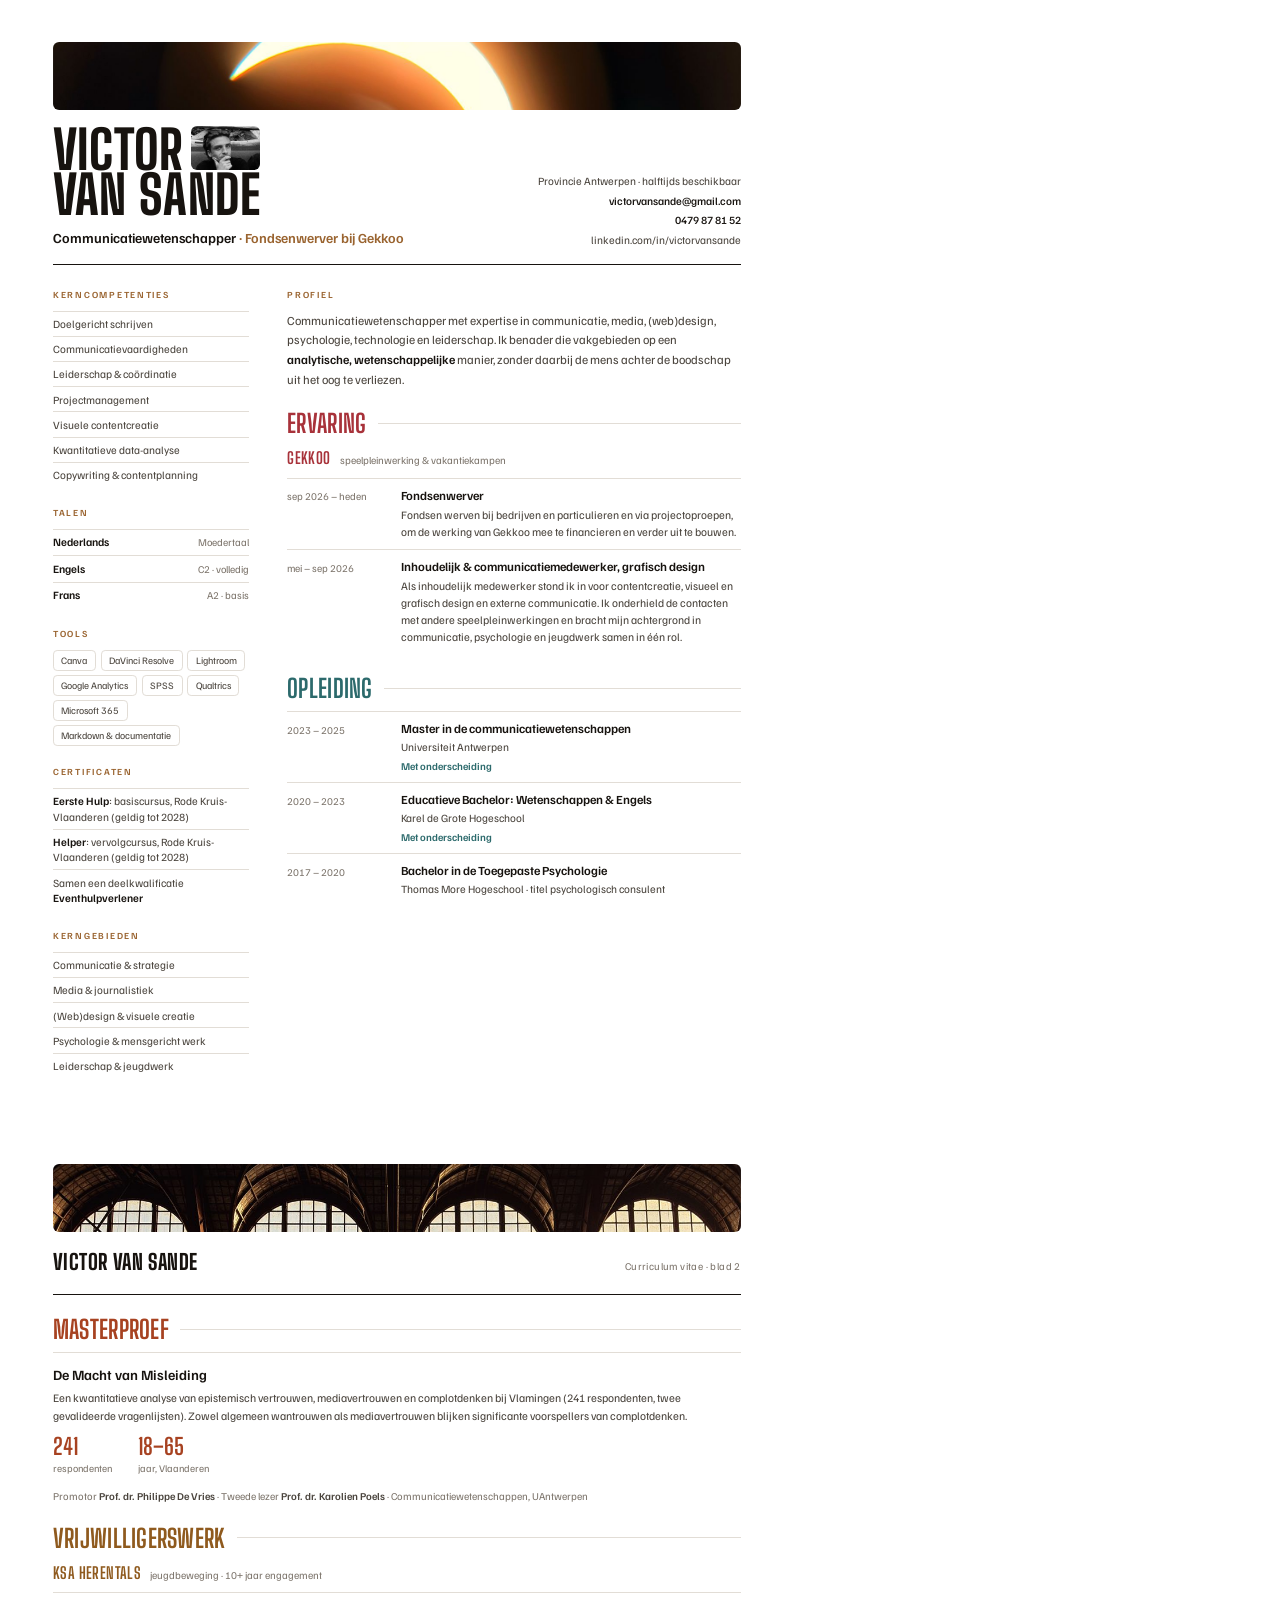
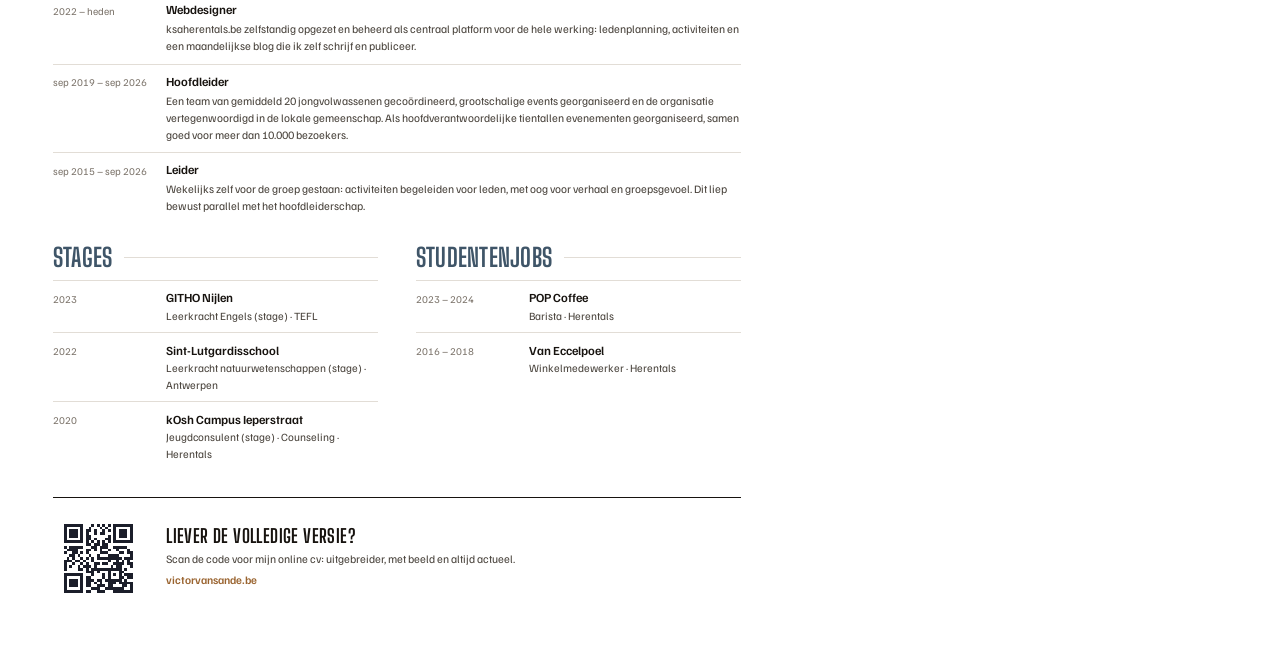
<file: cv-print.html>
<!DOCTYPE html>
<html lang="nl">
<head>
<meta charset="UTF-8">
<meta name="robots" content="noindex, nofollow, noarchive, nosnippet, noimageindex">
<meta name="googlebot" content="noindex, nofollow, noarchive, nosnippet, noimageindex">
<title>Victor Van Sande, CV</title>
<link rel="preconnect" href="https://fonts.googleapis.com">
<link rel="preconnect" href="https://fonts.gstatic.com" crossorigin>
<link href="https://fonts.googleapis.com/css2?family=Big+Shoulders+Display:wght@700;800&family=Familjen+Grotesk:wght@400;500;600&display=swap" rel="stylesheet">
<!-- Dezelfde vormgeving als de site, maar op wit papier: een donkere achtergrond
     kost bij het afdrukken een hele cartridge en leest op papier slechter.
     Wat van de site meekomt: de namen en koppen in Big Shoulders, een smalle
     foto in breedbeeld bovenaan elk blad, en per onderdeel het accent van de
     bijhorende sectie op de site, donkerder gezet zodat het op wit leesbaar
     blijft (contrast ruim boven 4,5:1). -->
<style>
  @page { size: A4; margin: 0; }
  * { margin: 0; padding: 0; box-sizing: border-box;
      -webkit-print-color-adjust: exact; print-color-adjust: exact; }
  :root {
    --head: "Big Shoulders Display", "Arial Narrow", sans-serif;
    --ink: #17130f; --soft: #4a443d; --dim: #7d756c; --line: #e2ddd6;
    /* accenten, afgeleid van de foto's op de site */
    --a-eclipse: #9a6430;   /* zonsverduistering: goud */
    --a-theater: #a8323a;   /* theaterzaal: rood */
    --a-herfst: #8f5a1e;    /* herfstbos: amber */
    --a-centraal: #2c6a6c;  /* Antwerpen-Centraal: petrol, tegenover het goudlicht */
    --a-schelde: #3f5568;   /* Schelde: staalblauw */
    --a-urbex: #a74221;     /* masterproef: terracotta van de baksteen van het MAS */
  }
  html, body { background: #fff; }
  body {
    font-family: "Familjen Grotesk", "Segoe UI", Arial, sans-serif;
    color: var(--ink); font-size: 8.9pt; line-height: 1.5;
    -webkit-font-smoothing: antialiased;
  }
  .sheet { width: 210mm; height: 297mm; padding: 11mm 14mm 11mm; position: relative; overflow: hidden; background: #fff; }
  .sheet + .sheet { page-break-before: always; }

  /* ---------- Breedbeeld bovenaan ---------- */
  .band { width: 100%; height: 18mm; object-fit: cover; display: block; border-radius: 1.6mm; }
  .band-cap { font-size: 6.6pt; letter-spacing: .5pt; color: var(--dim); margin-top: 1.6mm; }

  /* ---------- Kop ---------- */
  .hd { display: flex; justify-content: space-between; align-items: flex-end; gap: 8mm; margin-top: 4.5mm; }
  .hd h1 { font-family: var(--head); font-weight: 800; font-size: 40pt; line-height: .86; text-transform: uppercase; letter-spacing: .2pt; }
  .hd .role { font-weight: 600; font-size: 10.4pt; margin-top: 2.6mm; }
  .hd .role span { color: var(--a-eclipse); }
  .hd-right { text-align: right; font-size: 8.3pt; color: var(--soft); line-height: 1.75; }
  .hd-right b { color: var(--ink); font-weight: 500; }
  /* portret in een pil rechts van "Victor", even hoog als de hoofdletters en
     tot waar "Sande" eindigt; het script onderaan zet de maten */
  .hd h1 { position: relative; }
  .pil { position: absolute; border-radius: 1.6mm; overflow: hidden; display: none; }
  .pil img { position: absolute; display: block; max-width: none; }
  .rule { height: 1px; background: var(--ink); margin-top: 4mm; }

  /* ---------- Kolommen ---------- */
  .cols { display: flex; gap: 10mm; margin-top: 6mm; }
  .side { width: 52mm; flex: none; }
  .main { flex: 1; min-width: 0; }

  .lbl { font-size: 7pt; font-weight: 600; letter-spacing: 1.3pt; text-transform: uppercase; color: var(--a-eclipse); margin-bottom: 2.4mm; }
  .side .block { margin-bottom: 5mm; }
  .side .block:last-child { margin-bottom: 0; }

  .slist { list-style: none; border-top: 1px solid var(--line); }
  .slist li { padding: 1.15mm 0; border-bottom: 1px solid var(--line); font-size: 8.3pt; color: var(--soft); line-height: 1.4; }
  .slist li b { color: var(--ink); font-weight: 600; }
  .lang { display: flex; justify-content: space-between; align-items: baseline; padding: 1.15mm 0; border-bottom: 1px solid var(--line); font-size: 8.4pt; }
  .langs { border-top: 1px solid var(--line); }
  .lang b { font-weight: 600; }
  .lang span { color: var(--dim); font-size: 7.8pt; }
  /* geen streep onder het laatste item van een opsomming, zoals op de site */
  .slist li:last-child, .langs .lang:last-child, .roles .item:last-child { border-bottom: 0; }
  .tools { display: flex; flex-wrap: wrap; gap: 1.2mm; }
  .tool { font-size: 7.4pt; padding: .5mm 2mm; border: 1px solid var(--line); color: var(--soft); border-radius: 1.1mm; }

  /* ---------- Hoofdkolom ---------- */
  .blk { margin-bottom: 6mm; }
  .blk:last-child { margin-bottom: 0; }
  .profiel { font-size: 9.2pt; color: var(--soft); line-height: 1.6; }
  .profiel b { color: var(--ink); font-weight: 600; }

  .sec-h { display: flex; align-items: baseline; gap: 3mm; margin-bottom: 3mm; }
  .sec-h h2 { font-family: var(--head); font-weight: 700; font-size: 19pt; line-height: .9; text-transform: uppercase; letter-spacing: .2pt; }
  .sec-h .ln { flex: 1; height: 1px; background: var(--line); align-self: center; }

  .org { display: flex; align-items: baseline; gap: 2.4mm; margin: 1mm 0 2mm; }
  .org b { font-family: var(--head); font-weight: 700; font-size: 12pt; text-transform: uppercase; letter-spacing: .3pt; }
  .org span { font-size: 7.9pt; color: var(--dim); }
  .roles { border-top: 1px solid var(--line); margin-bottom: 4mm; }
  .roles:last-child { margin-bottom: 0; }
  .item { display: grid; grid-template-columns: 27mm minmax(0, 1fr); gap: 3mm; padding: 2.2mm 0; border-bottom: 1px solid var(--line); page-break-inside: avoid; }
  .item .yr { font-size: 7.8pt; color: var(--dim); padding-top: .4mm; font-variant-numeric: tabular-nums; }
  .item .t { font-weight: 600; font-size: 9.3pt; line-height: 1.35; }
  .item .s { font-size: 8.3pt; color: var(--soft); margin-top: .4mm; }
  .item .p { font-size: 8.5pt; color: var(--soft); margin-top: .8mm; line-height: 1.5; }
  .hon { font-size: 7.8pt; font-weight: 600; margin-top: .8mm; }

  .acc-theater { --acc: var(--a-theater); }
  .acc-herfst { --acc: var(--a-herfst); }
  .acc-centraal { --acc: var(--a-centraal); }
  .acc-schelde { --acc: var(--a-schelde); }
  .acc-urbex { --acc: var(--a-urbex); }
  [class*="acc-"] .sec-h h2, [class*="acc-"] .org b, [class*="acc-"] .hon, [class*="acc-"] .lbl { color: var(--acc); }

  .thesis-t { font-weight: 600; font-size: 10.6pt; }
  .thesis-p { color: var(--soft); font-size: 8.6pt; margin-top: 1mm; line-height: 1.55; }
  .thesis-nums { display: flex; gap: 7mm; margin-top: 3mm; }
  .thesis-nums div b { display: block; font-family: var(--head); font-weight: 700; font-size: 17pt; line-height: 1; color: var(--acc); }
  .thesis-nums div span { font-size: 7.6pt; color: var(--dim); }
  .thesis-meta { color: var(--dim); font-size: 7.9pt; margin-top: 3mm; }
  .thesis-meta b { color: var(--soft); font-weight: 600; }
  .thesis { border-top: 1px solid var(--line); padding-top: 3mm; }

  /* ---------- Blad 2 ---------- */
  .mini-hd { display: flex; justify-content: space-between; align-items: baseline; margin-top: 4mm; }
  .mini-hd .nm { font-family: var(--head); font-weight: 800; font-size: 16pt; text-transform: uppercase; letter-spacing: .3pt; }
  .mini-hd .pg { color: var(--dim); font-size: 7.8pt; letter-spacing: .3pt; }
  .two { display: flex; gap: 10mm; }
  .two > div { flex: 1; min-width: 0; }

  /* QR naar het online cv, als afsluiter onderaan blad 2.
     De code is 37 modules breed (29 plus de stille zone); op 24mm is één module
     0,65mm, ruim boven de halve millimeter waaronder scannen wisselvallig wordt.
     shape-rendering: crispEdges houdt de modules hard begrensd, zodat de printer
     ze niet met een grijze antialiasrand uitsmeert. */
  .qr-end { position: absolute; left: 14mm; right: 14mm; bottom: 11mm;
    padding-top: 4mm; border-top: 1px solid var(--ink);
    display: flex; align-items: center; gap: 6mm; }
  .qr { width: 24mm; height: 24mm; flex: none; shape-rendering: crispEdges; }
  .qr-end-txt b { display: block; font-family: var(--head); font-weight: 700; font-size: 14pt; text-transform: uppercase; letter-spacing: .3pt; line-height: 1; }
  .qr-end-txt p { color: var(--soft); font-size: 8.5pt; margin-top: 1.4mm; line-height: 1.5; }
  .qr-end-txt span { display: block; margin-top: 1mm; color: var(--a-eclipse); font-size: 8.4pt; font-weight: 600; }
</style>
</head>
<body>

<!-- ============ BLAD 1 ============ -->
<section class="sheet">
  <img class="band" src="assets/photos/zonsverduistering.jpg" alt="">
  <header class="hd">
    <div>
      <h1><span class="nm-1">Victor</span><br><span class="nm-2">Van Sande</span><span class="pil"><img src="assets/victor-profiel.jpg" alt=""></span></h1>
      <p class="role">Communicatiewetenschapper <span>· Fondsenwerver bij Gekkoo</span></p>
    </div>
    <div class="hd-right">
      Provincie Antwerpen · halftijds beschikbaar<br>
      <b>victorvansande@gmail.com</b><br>
      <b>0479 87 81 52</b><br>
      linkedin.com/in/victorvansande
    </div>
  </header>
  <div class="rule"></div>

  <div class="cols">
    <aside class="side">
      <div class="block">
        <div class="lbl">Kerncompetenties</div>
        <ul class="slist">
          <li>Doelgericht schrijven</li>
          <li>Communicatievaardigheden</li>
          <li>Leiderschap &amp; coördinatie</li>
          <li>Projectmanagement</li>
          <li>Visuele contentcreatie</li>
          <li>Kwantitatieve data-analyse</li>
          <li>Copywriting &amp; contentplanning</li>
        </ul>
      </div>

      <div class="block">
        <div class="lbl">Talen</div>
        <div class="langs">
          <div class="lang"><b>Nederlands</b><span>Moedertaal</span></div>
          <div class="lang"><b>Engels</b><span>C2 · volledig</span></div>
          <div class="lang"><b>Frans</b><span>A2 · basis</span></div>
        </div>
      </div>

      <div class="block">
        <div class="lbl">Tools</div>
        <div class="tools">
          <span class="tool">Canva</span>
          <span class="tool">DaVinci Resolve</span>
          <span class="tool">Lightroom</span>
          <span class="tool">Google Analytics</span>
          <span class="tool">SPSS</span>
          <span class="tool">Qualtrics</span>
          <span class="tool">Microsoft 365</span>
          <span class="tool">Markdown &amp; documentatie</span>
        </div>
      </div>

      <div class="block">
        <div class="lbl">Certificaten</div>
        <ul class="slist">
          <li><b>Eerste Hulp</b>: basiscursus, Rode Kruis-Vlaanderen (geldig tot 2028)</li>
          <li><b>Helper</b>: vervolgcursus, Rode Kruis-Vlaanderen (geldig tot 2028)</li>
          <li>Samen een deelkwalificatie <b>Eventhulpverlener</b></li>
        </ul>
      </div>

      <div class="block">
        <div class="lbl">Kerngebieden</div>
        <ul class="slist">
          <li>Communicatie &amp; strategie</li>
          <li>Media &amp; journalistiek</li>
          <li>(Web)design &amp; visuele creatie</li>
          <li>Psychologie &amp; mensgericht werk</li>
          <li>Leiderschap &amp; jeugdwerk</li>
        </ul>
      </div>
    </aside>

    <div class="main">
      <div class="blk">
        <div class="lbl">Profiel</div>
        <p class="profiel">Communicatiewetenschapper met expertise in communicatie, media, (web)design, psychologie, technologie en leiderschap. Ik benader die vakgebieden op een <b>analytische, wetenschappelijke</b> manier, zonder daarbij de mens achter de boodschap uit het oog te verliezen.</p>
      </div>

      <div class="blk acc-theater">
        <div class="sec-h"><h2>Ervaring</h2><span class="ln"></span></div>

        <div class="org"><b>Gekkoo</b><span>speelpleinwerking &amp; vakantiekampen</span></div>
        <div class="roles">
          <div class="item">
            <div class="yr">sep 2026 – heden</div>
            <div><div class="t">Fondsenwerver</div>
            <p class="p">Fondsen werven bij bedrijven en particulieren en via projectoproepen, om de werking van Gekkoo mee te financieren en verder uit te bouwen.</p></div>
          </div>
          <div class="item">
            <div class="yr">mei – sep 2026</div>
            <div><div class="t">Inhoudelijk &amp; communicatiemedewerker, grafisch design</div>
            <p class="p">Als inhoudelijk medewerker stond ik in voor contentcreatie, visueel en grafisch design en externe communicatie. Ik onderhield de contacten met andere speelpleinwerkingen en bracht mijn achtergrond in communicatie, psychologie en jeugdwerk samen in één rol.</p></div>
          </div>
        </div>
      </div>

      <div class="blk acc-centraal">
        <div class="sec-h"><h2>Opleiding</h2><span class="ln"></span></div>
        <div class="roles">
          <div class="item">
            <div class="yr">2023 – 2025</div>
            <div><div class="t">Master in de communicatiewetenschappen</div><div class="s">Universiteit Antwerpen</div><div class="hon">Met onderscheiding</div></div>
          </div>
          <div class="item">
            <div class="yr">2020 – 2023</div>
            <div><div class="t">Educatieve Bachelor: Wetenschappen &amp; Engels</div><div class="s">Karel de Grote Hogeschool</div><div class="hon">Met onderscheiding</div></div>
          </div>
          <div class="item">
            <div class="yr">2017 – 2020</div>
            <div><div class="t">Bachelor in de Toegepaste Psychologie</div><div class="s">Thomas More Hogeschool · titel psychologisch consulent</div></div>
          </div>
        </div>
      </div>
    </div>
  </div>
</section>

<!-- ============ BLAD 2 ============ -->
<section class="sheet">
  <img class="band" src="assets/photos/antwerpen-centraal-vensters.jpg" alt="" style="object-position: 50% 30%">
  <div class="mini-hd">
    <div class="nm">Victor Van Sande</div>
    <div class="pg">Curriculum vitae · blad 2</div>
  </div>
  <div class="rule"></div>

  <div style="margin-top:6mm">
    <div class="blk acc-urbex">
      <div class="sec-h"><h2>Masterproef</h2><span class="ln"></span></div>
      <div class="thesis">
        <div class="thesis-t">De Macht van Misleiding</div>
        <p class="thesis-p">Een kwantitatieve analyse van epistemisch vertrouwen, mediavertrouwen en complotdenken bij Vlamingen (241 respondenten, twee gevalideerde vragenlijsten). Zowel algemeen wantrouwen als mediavertrouwen blijken significante voorspellers van complotdenken.</p>
        <div class="thesis-nums">
          <div><b>241</b><span>respondenten</span></div>
          <div><b>18–65</b><span>jaar, Vlaanderen</span></div>
        </div>
        <p class="thesis-meta">Promotor <b>Prof. dr. Philippe De Vries</b> · Tweede lezer <b>Prof. dr. Karolien Poels</b> · Communicatiewetenschappen, UAntwerpen</p>
      </div>
    </div>

    <div class="blk acc-herfst">
      <div class="sec-h"><h2>Vrijwilligerswerk</h2><span class="ln"></span></div>
      <div class="org"><b>KSA Herentals</b><span>jeugdbeweging · 10+ jaar engagement</span></div>
      <div class="roles">
        <div class="item">
          <div class="yr">2022 – heden</div>
          <div><div class="t">Webdesigner</div>
          <p class="p">ksaherentals.be zelfstandig opgezet en beheerd als centraal platform voor de hele werking: ledenplanning, activiteiten en een maandelijkse blog die ik zelf schrijf en publiceer.</p></div>
        </div>
        <div class="item">
          <div class="yr">sep 2019 – sep 2026</div>
          <div><div class="t">Hoofdleider</div>
          <p class="p">Een team van gemiddeld 20 jongvolwassenen gecoördineerd, grootschalige events georganiseerd en de organisatie vertegenwoordigd in de lokale gemeenschap. Als hoofdverantwoordelijke tientallen evenementen georganiseerd, samen goed voor meer dan 10.000 bezoekers.</p></div>
        </div>
        <div class="item">
          <div class="yr">sep 2015 – sep 2026</div>
          <div><div class="t">Leider</div>
          <p class="p">Wekelijks zelf voor de groep gestaan: activiteiten begeleiden voor leden, met oog voor verhaal en groepsgevoel. Dit liep bewust parallel met het hoofdleiderschap.</p></div>
        </div>
      </div>
    </div>

    <div class="two acc-schelde">
      <div class="blk">
        <div class="sec-h"><h2>Stages</h2><span class="ln"></span></div>
        <div class="roles">
          <div class="item"><div class="yr">2023</div><div><div class="t">GITHO Nijlen</div><div class="s">Leerkracht Engels (stage) · TEFL</div></div></div>
          <div class="item"><div class="yr">2022</div><div><div class="t">Sint-Lutgardisschool</div><div class="s">Leerkracht natuurwetenschappen (stage) · Antwerpen</div></div></div>
          <div class="item"><div class="yr">2020</div><div><div class="t">kOsh Campus Ieperstraat</div><div class="s">Jeugdconsulent (stage) · Counseling · Herentals</div></div></div>
        </div>
      </div>
      <div class="blk">
        <div class="sec-h"><h2>Studentenjobs</h2><span class="ln"></span></div>
        <div class="roles">
          <div class="item"><div class="yr">2023 – 2024</div><div><div class="t">POP Coffee</div><div class="s">Barista · Herentals</div></div></div>
          <div class="item"><div class="yr">2016 – 2018</div><div><div class="t">Van Eccelpoel</div><div class="s">Winkelmedewerker · Herentals</div></div></div>
        </div>
      </div>
    </div>
  </div>

  <!-- Afsluiter: eerst lezen, dan doorklikken. Statisch ingebakken svg: geen
       script en geen internetverbinding nodig om af te drukken. De stille zone
       van vier modules zit in de viewBox verwerkt. -->
  <div class="qr-end">
    <svg class="qr" viewBox="0 0 33 33" role="img" aria-label="QR-code naar victorvansande.be">
      <rect width="33" height="33" fill="#fff"/>
      <path fill="#1b1e2a" d="M4 4h7v1h-7zM14 4h1v1h-1zM16 4h1v1h-1zM18 4h1v1h-1zM20 4h1v1h-1zM22 4h7v1h-7zM4 5h1v1h-1zM10 5h1v1h-1zM13 5h1v1h-1zM17 5h1v1h-1zM19 5h1v1h-1zM22 5h1v1h-1zM28 5h1v1h-1zM4 6h1v1h-1zM6 6h3v1h-3zM10 6h1v1h-1zM12 6h2v1h-2zM15 6h1v1h-1zM18 6h1v1h-1zM20 6h1v1h-1zM22 6h1v1h-1zM24 6h3v1h-3zM28 6h1v1h-1zM4 7h1v1h-1zM6 7h3v1h-3zM10 7h1v1h-1zM12 7h1v1h-1zM15 7h1v1h-1zM17 7h2v1h-2zM22 7h1v1h-1zM24 7h3v1h-3zM28 7h1v1h-1zM4 8h1v1h-1zM6 8h3v1h-3zM10 8h1v1h-1zM12 8h2v1h-2zM20 8h1v1h-1zM22 8h1v1h-1zM24 8h3v1h-3zM28 8h1v1h-1zM4 9h1v1h-1zM10 9h1v1h-1zM12 9h2v1h-2zM15 9h1v1h-1zM19 9h2v1h-2zM22 9h1v1h-1zM28 9h1v1h-1zM4 10h7v1h-7zM12 10h1v1h-1zM14 10h1v1h-1zM16 10h1v1h-1zM18 10h1v1h-1zM20 10h1v1h-1zM22 10h7v1h-7zM12 11h2v1h-2zM15 11h2v1h-2zM18 11h2v1h-2zM4 12h1v1h-1zM6 12h5v1h-5zM14 12h2v1h-2zM17 12h3v1h-3zM22 12h5v1h-5zM5 13h4v1h-4zM12 13h2v1h-2zM15 13h1v1h-1zM17 13h1v1h-1zM20 13h1v1h-1zM23 13h1v1h-1zM27 13h1v1h-1zM4 14h1v1h-1zM7 14h2v1h-2zM10 14h1v1h-1zM12 14h1v1h-1zM17 14h3v1h-3zM24 14h2v1h-2zM27 14h2v1h-2zM6 15h2v1h-2zM9 15h1v1h-1zM13 15h1v1h-1zM16 15h1v1h-1zM20 15h4v1h-4zM28 15h1v1h-1zM5 16h1v1h-1zM7 16h1v1h-1zM10 16h1v1h-1zM12 16h1v1h-1zM14 16h1v1h-1zM16 16h9v1h-9zM26 16h3v1h-3zM4 17h3v1h-3zM8 17h2v1h-2zM11 17h1v1h-1zM14 17h1v1h-1zM20 17h1v1h-1zM23 17h1v1h-1zM25 17h1v1h-1zM27 17h1v1h-1zM4 18h1v1h-1zM7 18h1v1h-1zM10 18h1v1h-1zM12 18h1v1h-1zM15 18h2v1h-2zM18 18h2v1h-2zM22 18h4v1h-4zM27 18h2v1h-2zM4 19h1v1h-1zM6 19h1v1h-1zM9 19h1v1h-1zM11 19h3v1h-3zM15 19h1v1h-1zM21 19h1v1h-1zM23 19h2v1h-2zM28 19h1v1h-1zM4 20h1v1h-1zM9 20h2v1h-2zM12 20h1v1h-1zM14 20h11v1h-11zM26 20h1v1h-1zM12 21h3v1h-3zM16 21h1v1h-1zM20 21h1v1h-1zM24 21h2v1h-2zM4 22h7v1h-7zM14 22h1v1h-1zM18 22h1v1h-1zM20 22h1v1h-1zM22 22h1v1h-1zM24 22h1v1h-1zM26 22h3v1h-3zM4 23h1v1h-1zM10 23h1v1h-1zM12 23h2v1h-2zM18 23h1v1h-1zM20 23h1v1h-1zM24 23h2v1h-2zM27 23h2v1h-2zM4 24h1v1h-1zM6 24h3v1h-3zM10 24h1v1h-1zM12 24h3v1h-3zM16 24h2v1h-2zM19 24h6v1h-6zM26 24h1v1h-1zM4 25h1v1h-1zM6 25h3v1h-3zM10 25h1v1h-1zM12 25h2v1h-2zM15 25h1v1h-1zM17 25h1v1h-1zM20 25h3v1h-3zM24 25h5v1h-5zM4 26h1v1h-1zM6 26h3v1h-3zM10 26h1v1h-1zM12 26h2v1h-2zM16 26h3v1h-3zM20 26h2v1h-2zM25 26h2v1h-2zM28 26h1v1h-1zM4 27h1v1h-1zM10 27h1v1h-1zM14 27h3v1h-3zM19 27h7v1h-7zM28 27h1v1h-1zM4 28h7v1h-7zM12 28h2v1h-2zM16 28h3v1h-3zM22 28h7v1h-7z"/>
    </svg>
    <div class="qr-end-txt">
      <b>Liever de volledige versie?</b>
      <p>Scan de code voor mijn online cv: uitgebreider, met beeld en altijd actueel.</p>
      <span>victorvansande.be</span>
    </div>
  </div>
</section>

<script>
  /* Dezelfde meting als op de site (main.js): de pil begint net na "Victor",
     eindigt waar "Sande" eindigt, en is even hoog als een hoofdletter. */
  (document.fonts ? document.fonts.ready : Promise.resolve()).then(() => {
    const h1 = document.querySelector(".hd h1"), pil = h1.querySelector(".pil"), img = pil.firstChild;
    const r1 = h1.querySelector(".nm-1").getBoundingClientRect(), r2 = h1.querySelector(".nm-2").getBoundingClientRect(), h = h1.getBoundingClientRect();
    const cs = getComputedStyle(h1), c = document.createElement("canvas").getContext("2d");
    c.font = cs.fontWeight + " " + cs.fontSize + " " + cs.fontFamily;
    const m = c.measureText("VICTOR"), kap = m.actualBoundingBoxAscent, asc = m.fontBoundingBoxAscent;
    const fs = parseFloat(cs.fontSize), links = r1.right + fs * .14, breed = r2.right - links;
    const top = r1.top + (r1.height - (m.fontBoundingBoxAscent + m.fontBoundingBoxDescent)) / 2 + asc - kap;
    Object.assign(pil.style, { display: "block", left: (links - h.left) + "px", top: (top - h.top) + "px", width: breed + "px", height: kap + "px" });
    const z = Math.max(breed, kap), kl = (v, min) => Math.min(0, Math.max(min, v));
    Object.assign(img.style, { width: z + "px", height: z + "px", left: kl(breed / 2 - .41 * z, breed - z) + "px", top: kl(kap / 2 - .33 * z, kap - z) + "px" });
  });
</script>
</body>
</html>
</file>
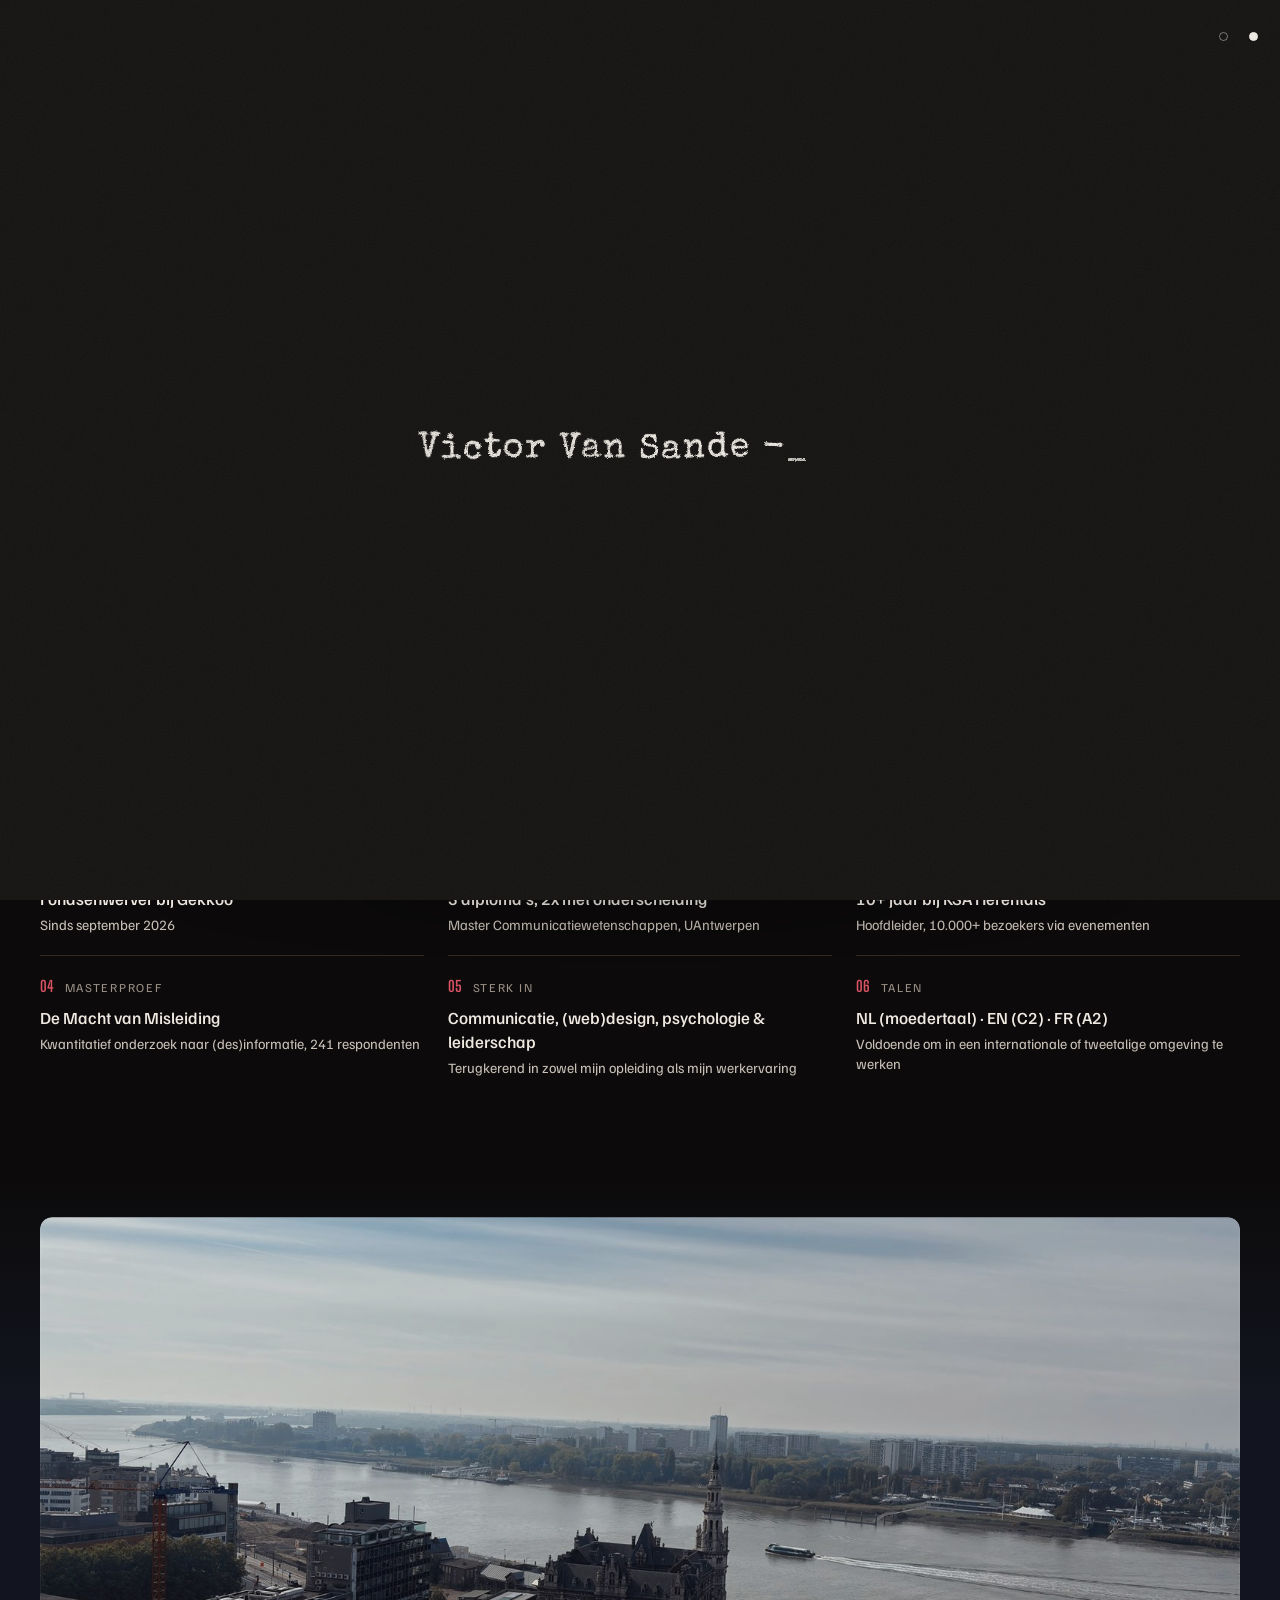
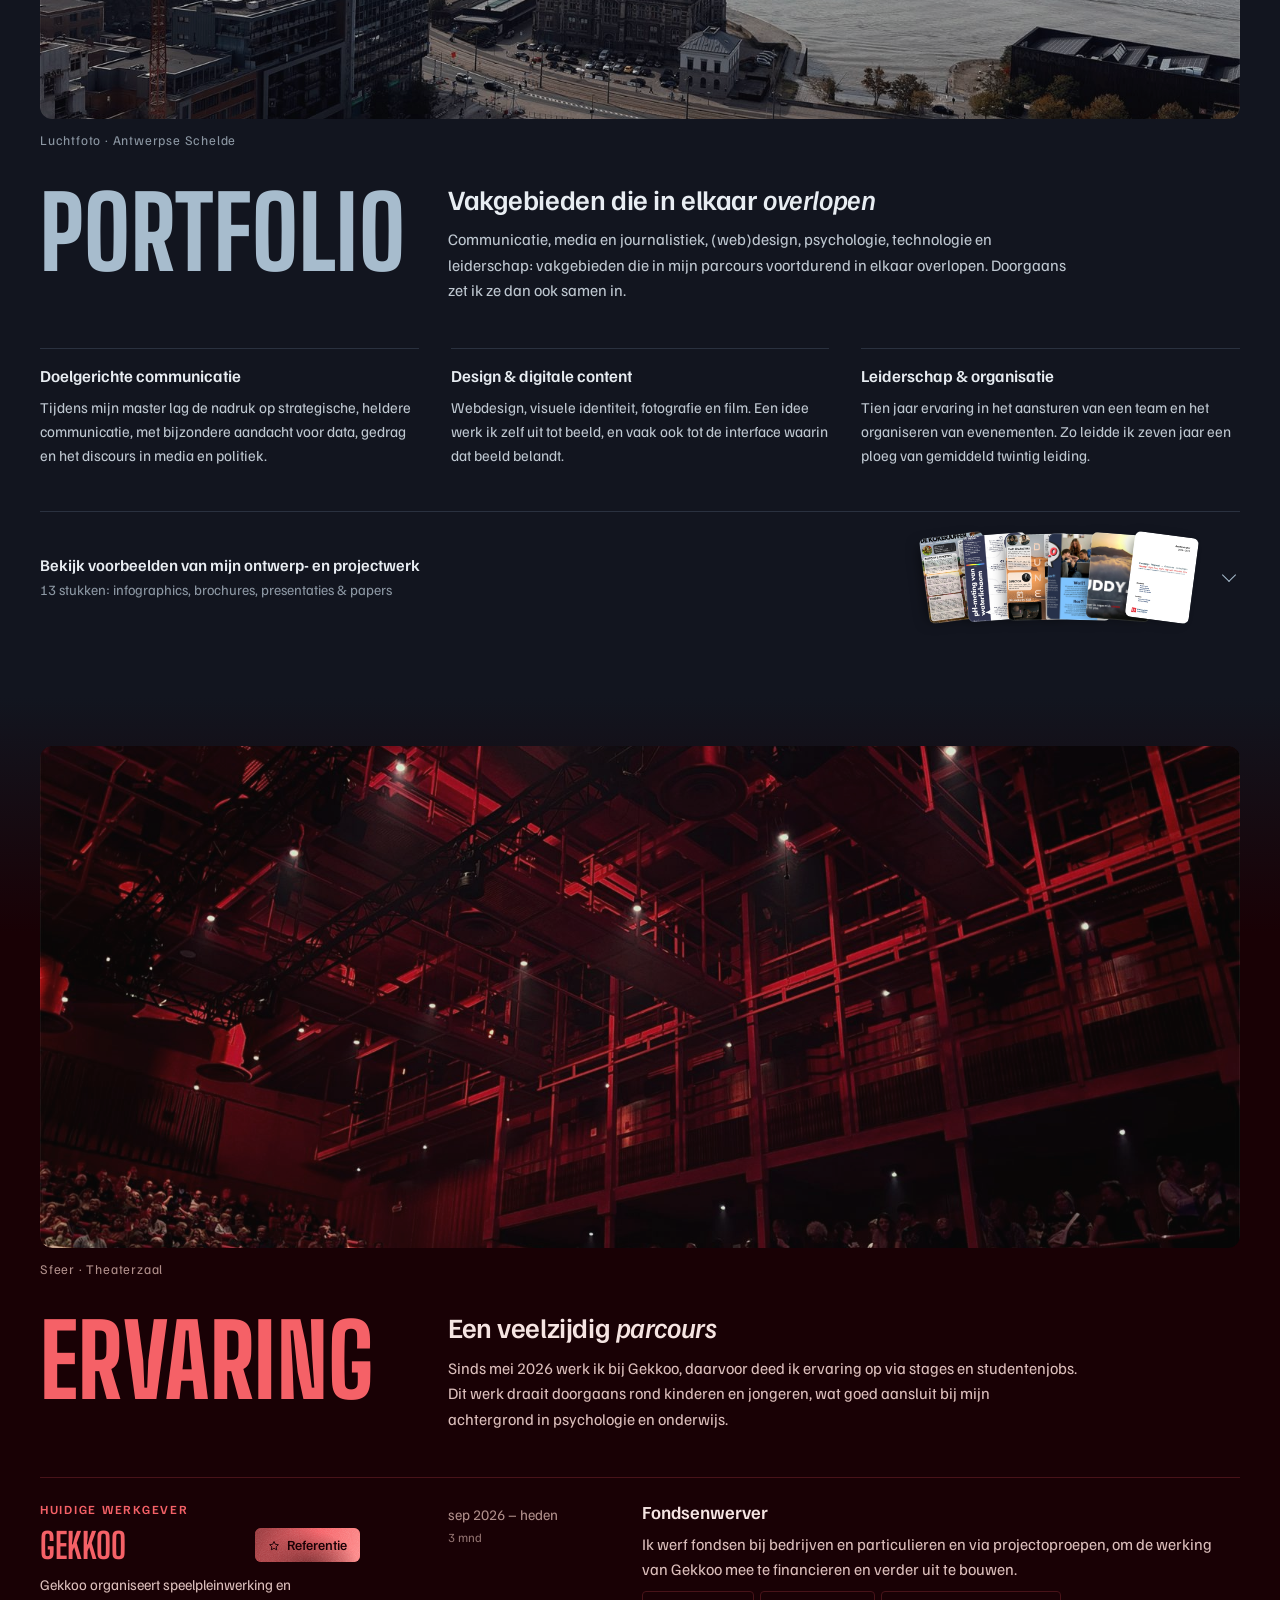
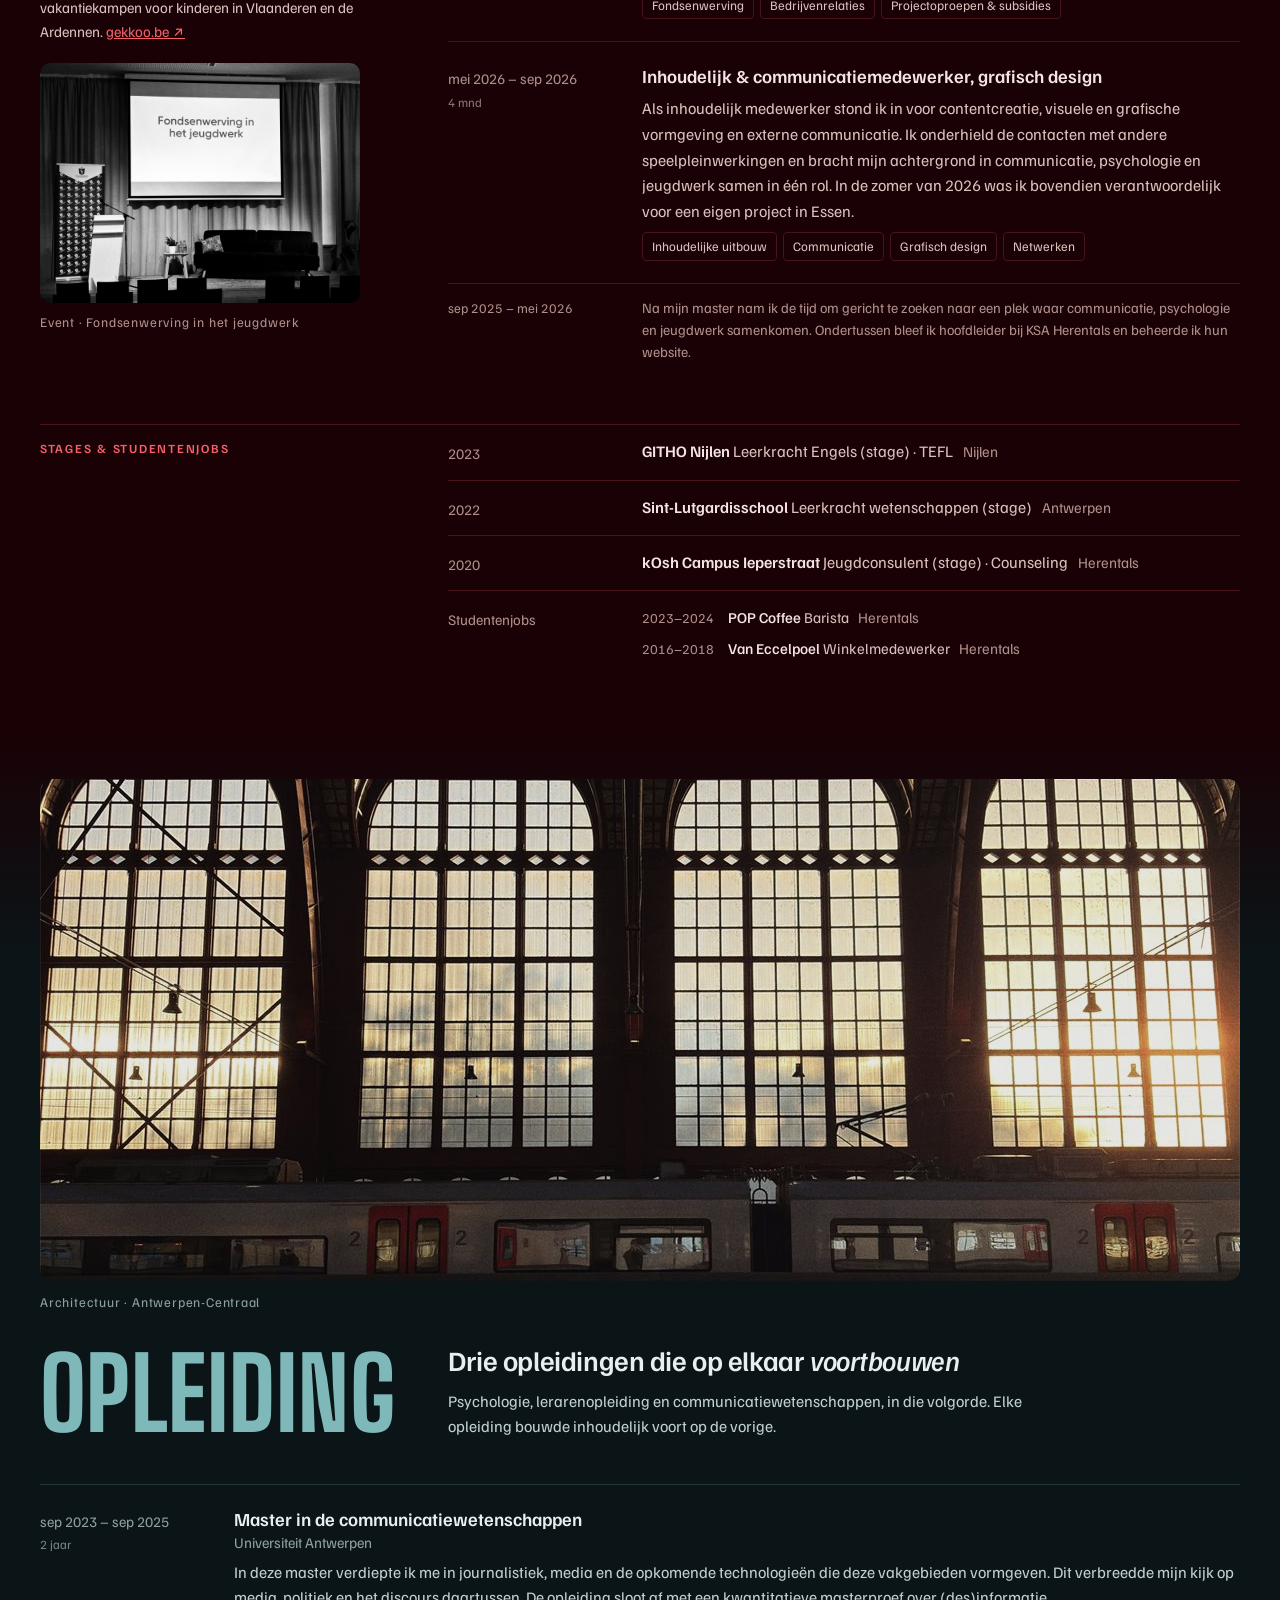
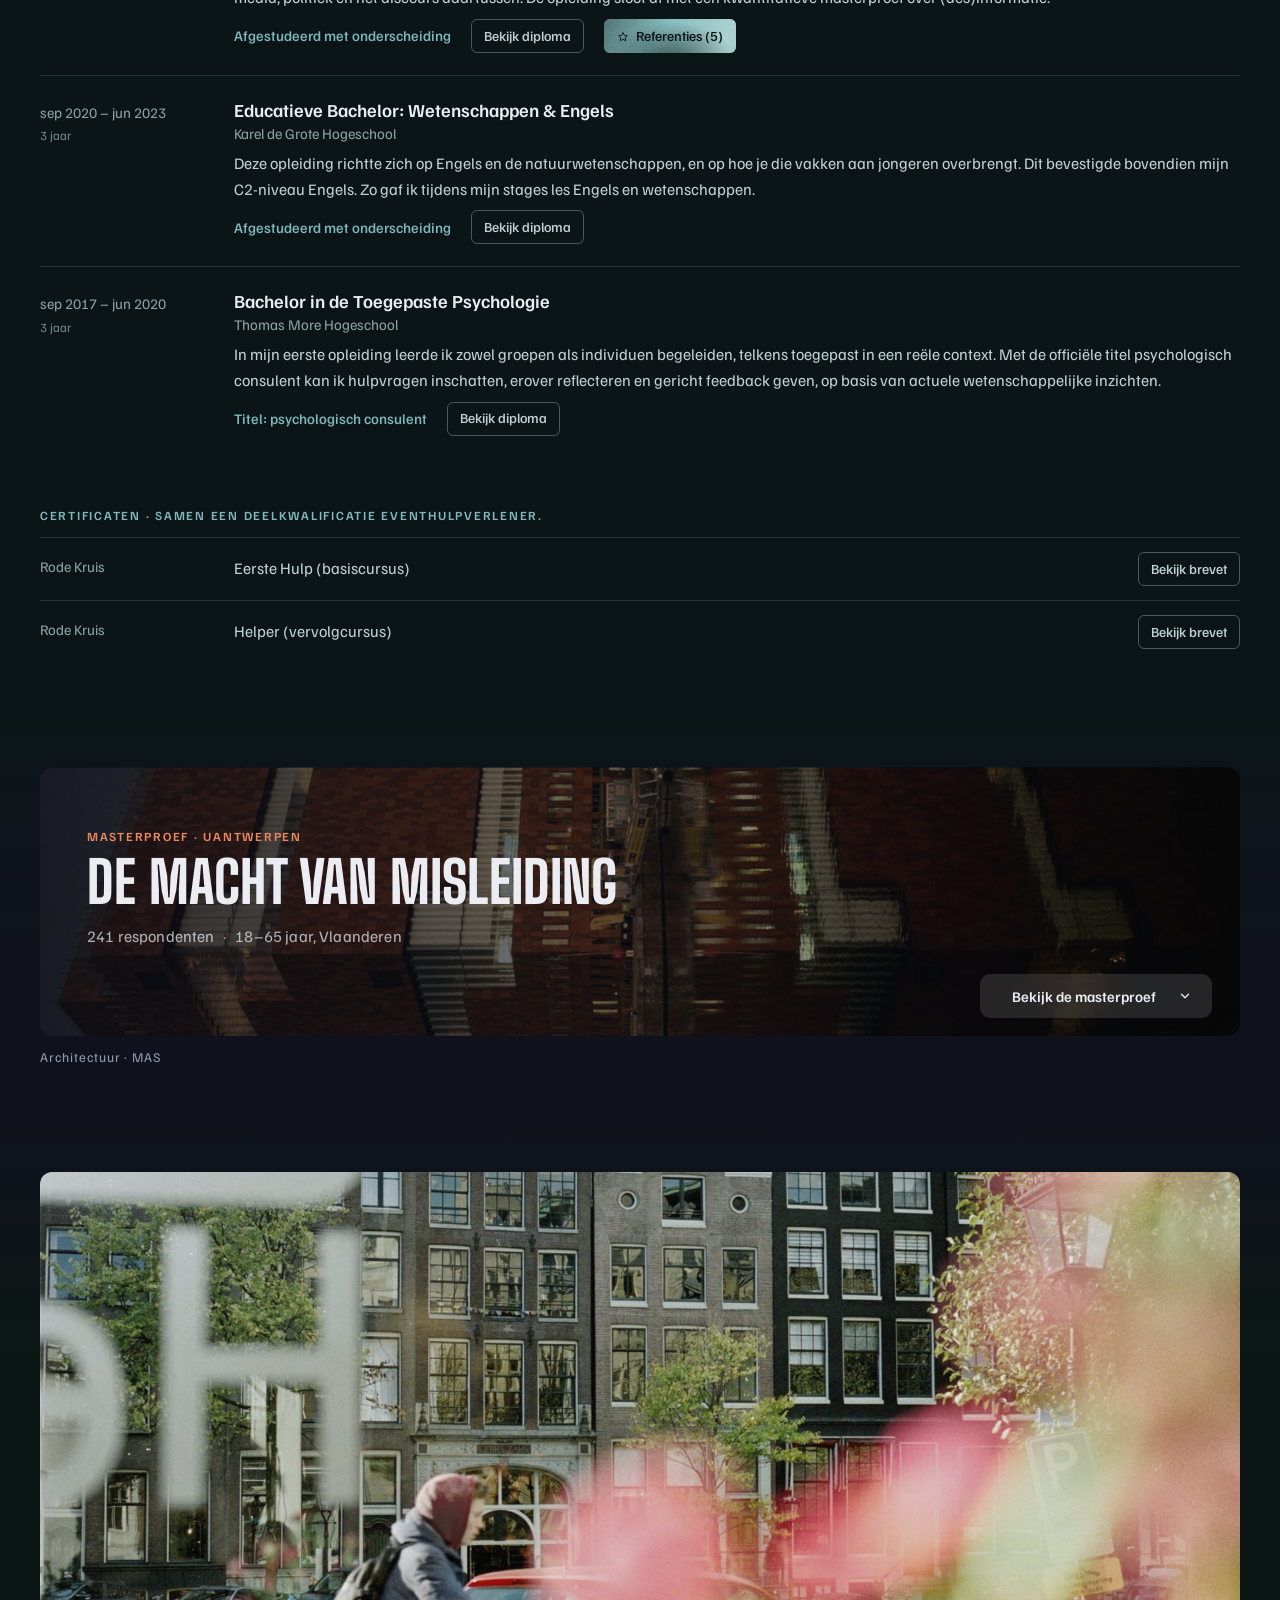
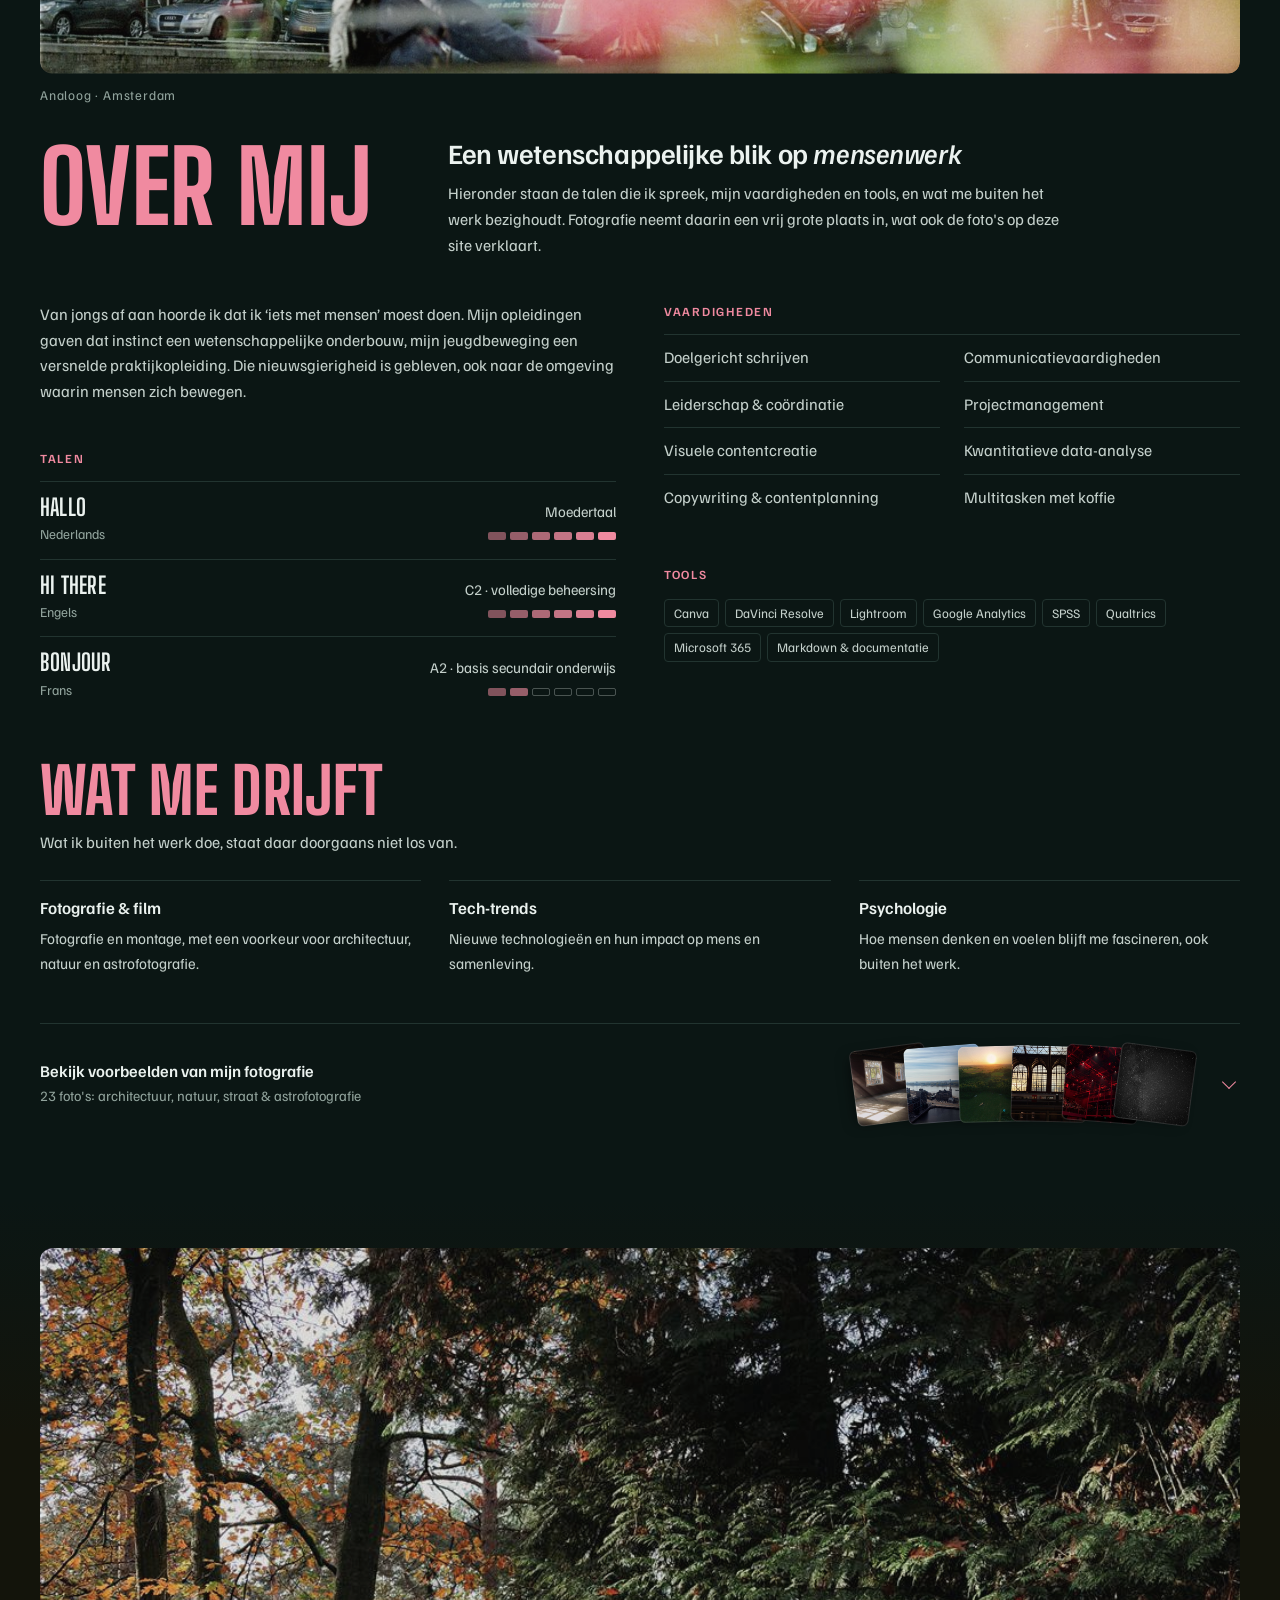
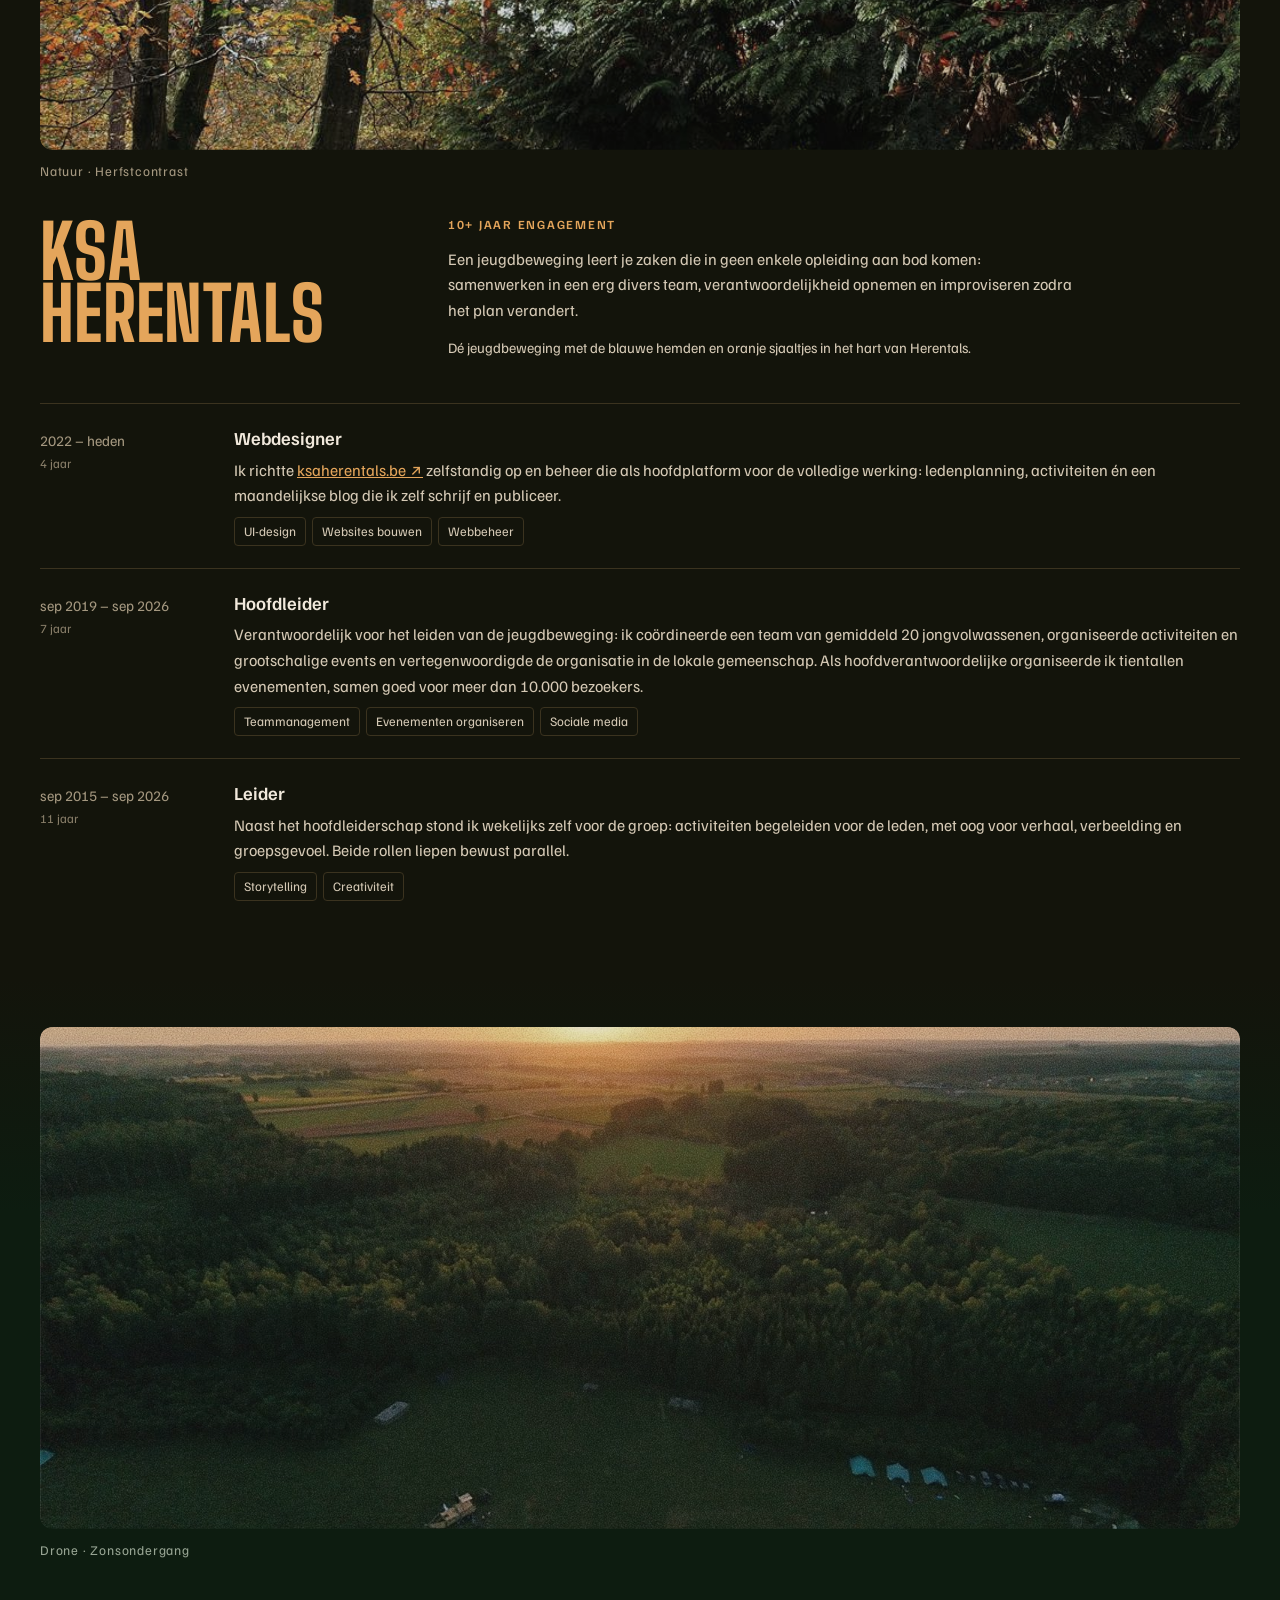
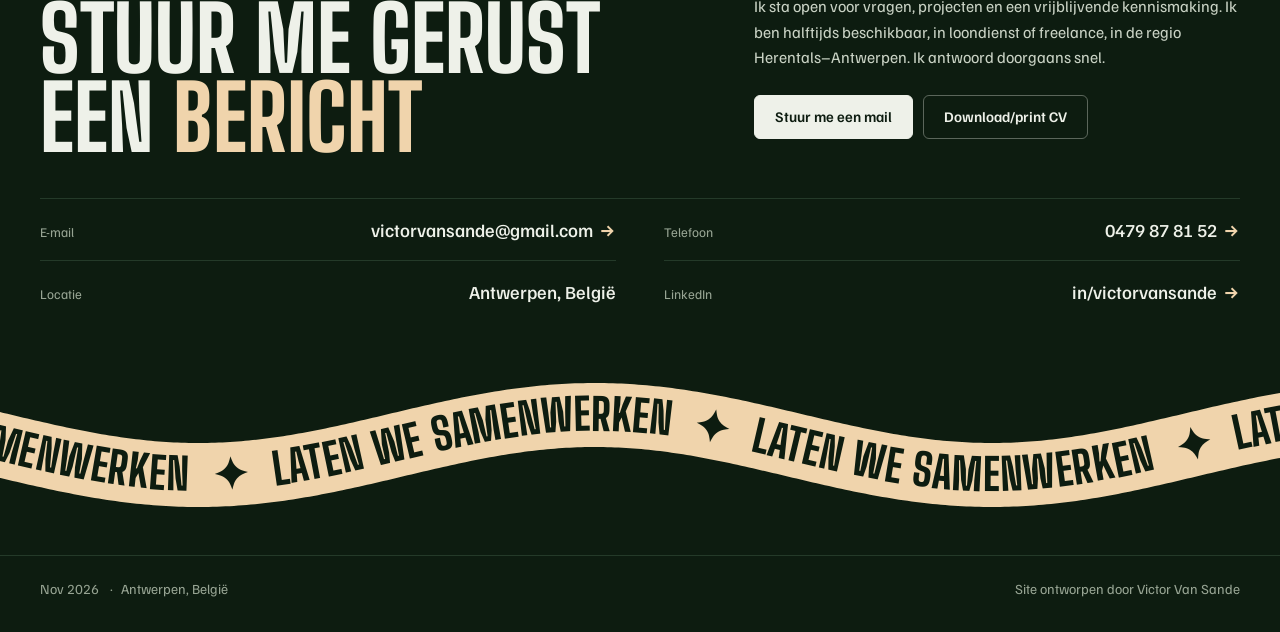
<file: ervaring.html>
<!DOCTYPE html>
<html lang="nl">
<head>
  <meta charset="UTF-8" />
  <meta name="viewport" content="width=device-width, initial-scale=1.0" />
  <!-- Niet indexeren: de site blijft vrij bereikbaar via de link, maar hoort
       niet in zoekresultaten thuis. -->
  <meta name="robots" content="noindex, nofollow, noarchive, nosnippet, noimageindex" />
  <meta name="googlebot" content="noindex, nofollow, noarchive, nosnippet, noimageindex" />
  <title>Ervaring · Victor Van Sande</title>
  <link rel="canonical" href="index.html" />
  <meta http-equiv="refresh" content="0; url=./#ervaring" />
  <script>location.replace('./#ervaring');</script>
</head>
<body>
  <p>Deze pagina is verhuisd. <a href="./#ervaring">Ga naar Ervaring</a>.</p>
</body>
</html>
</file>
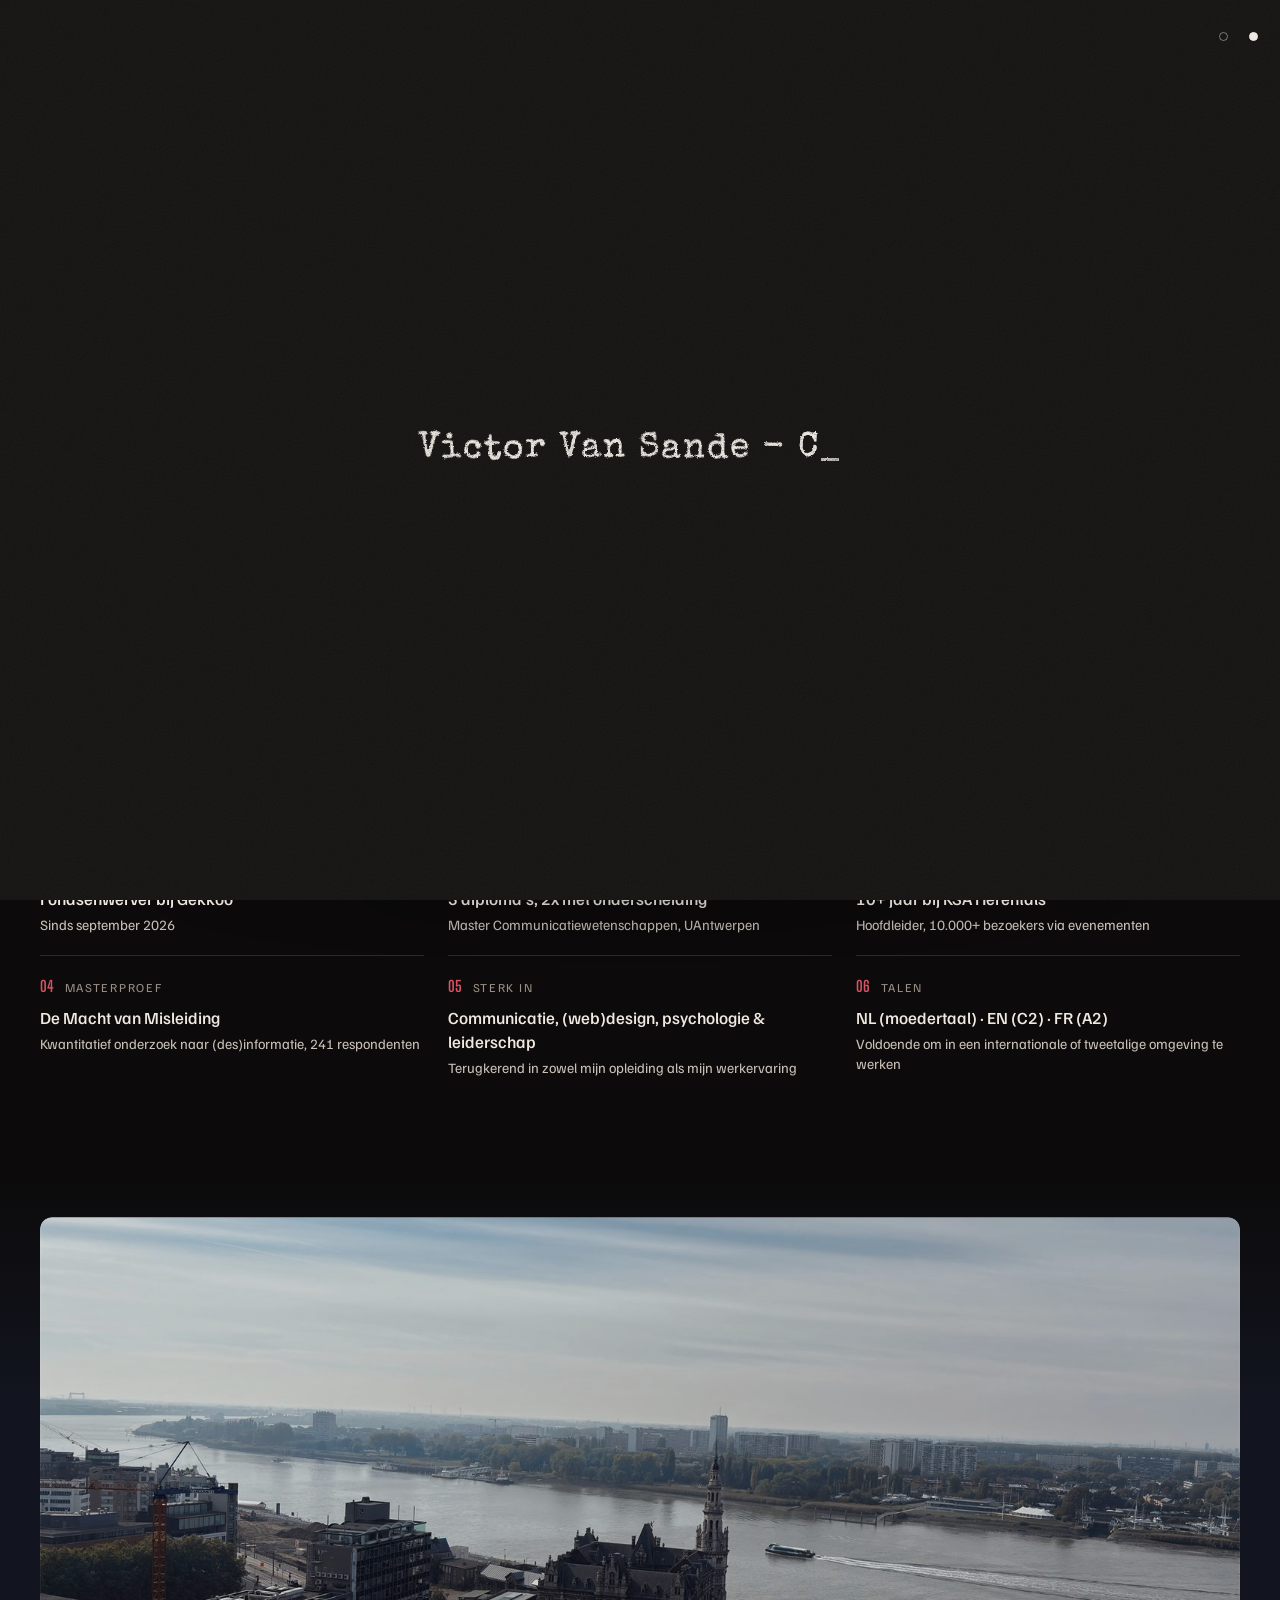
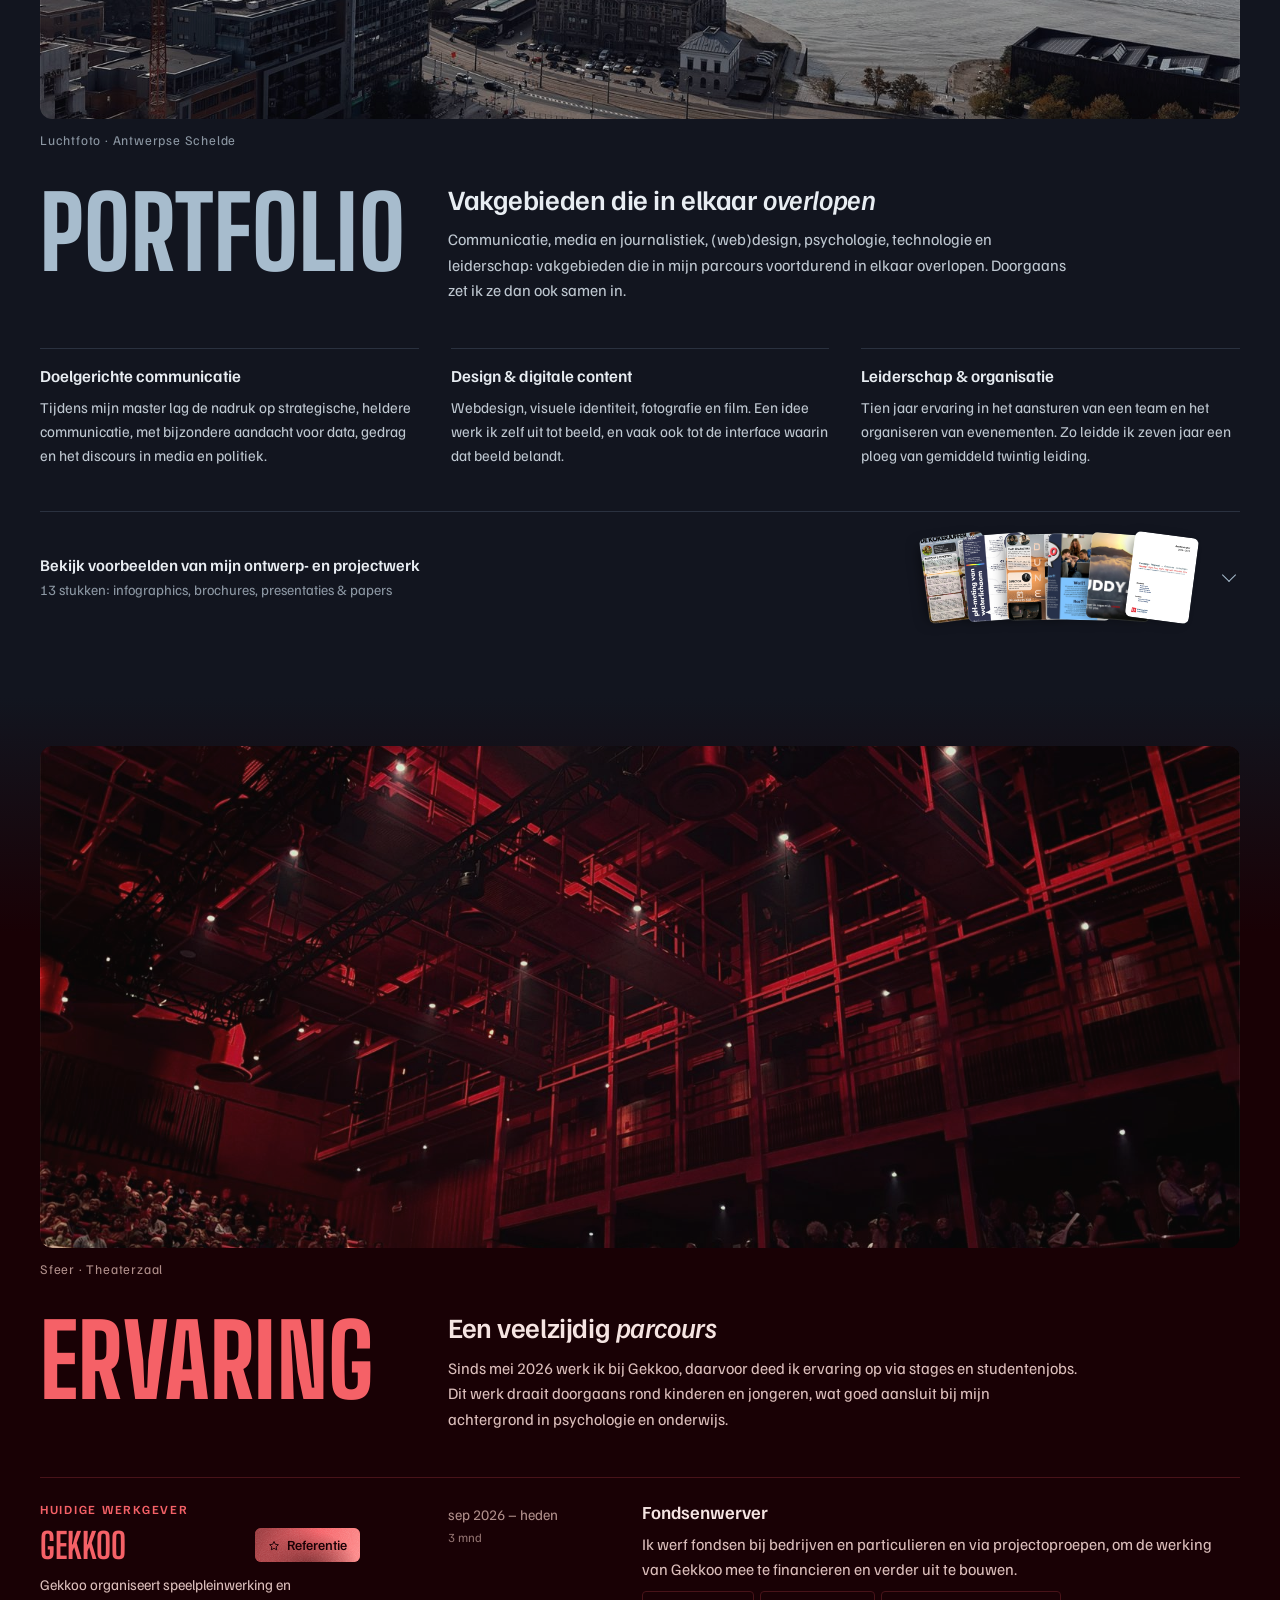
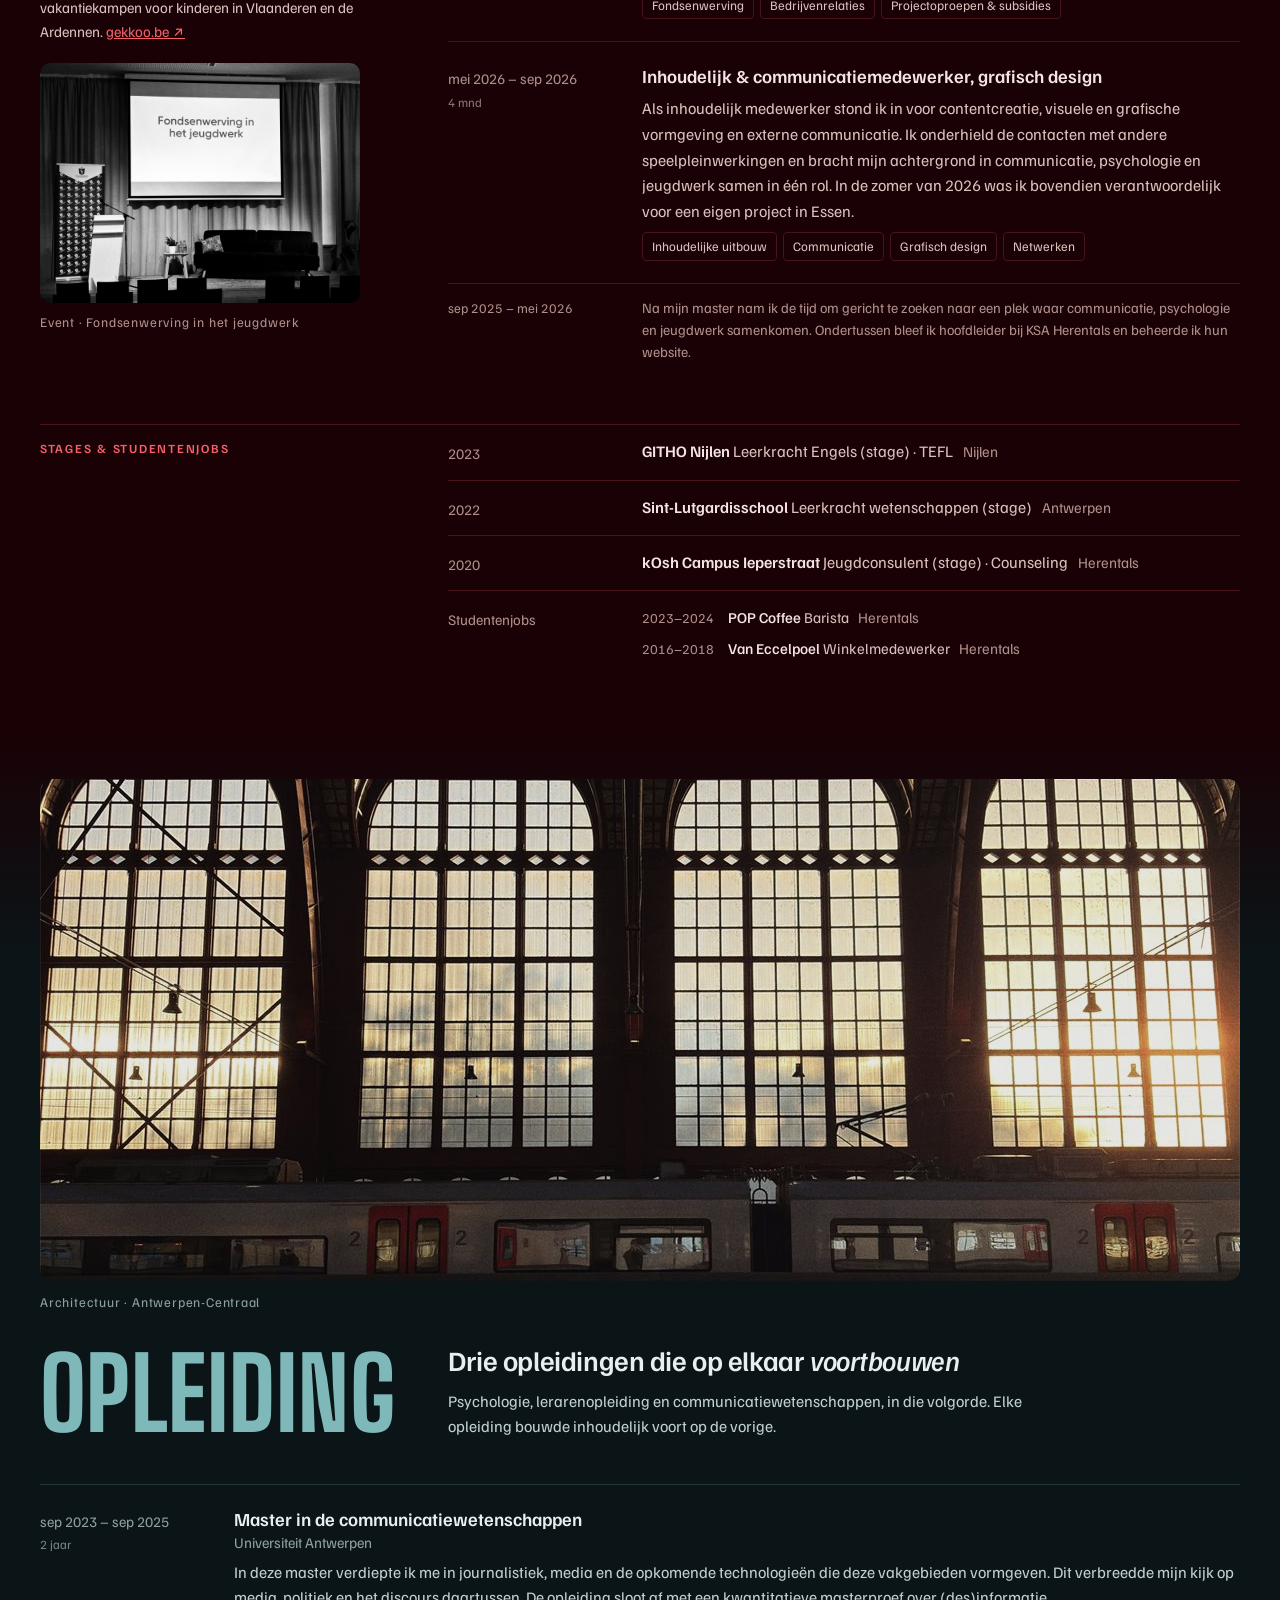
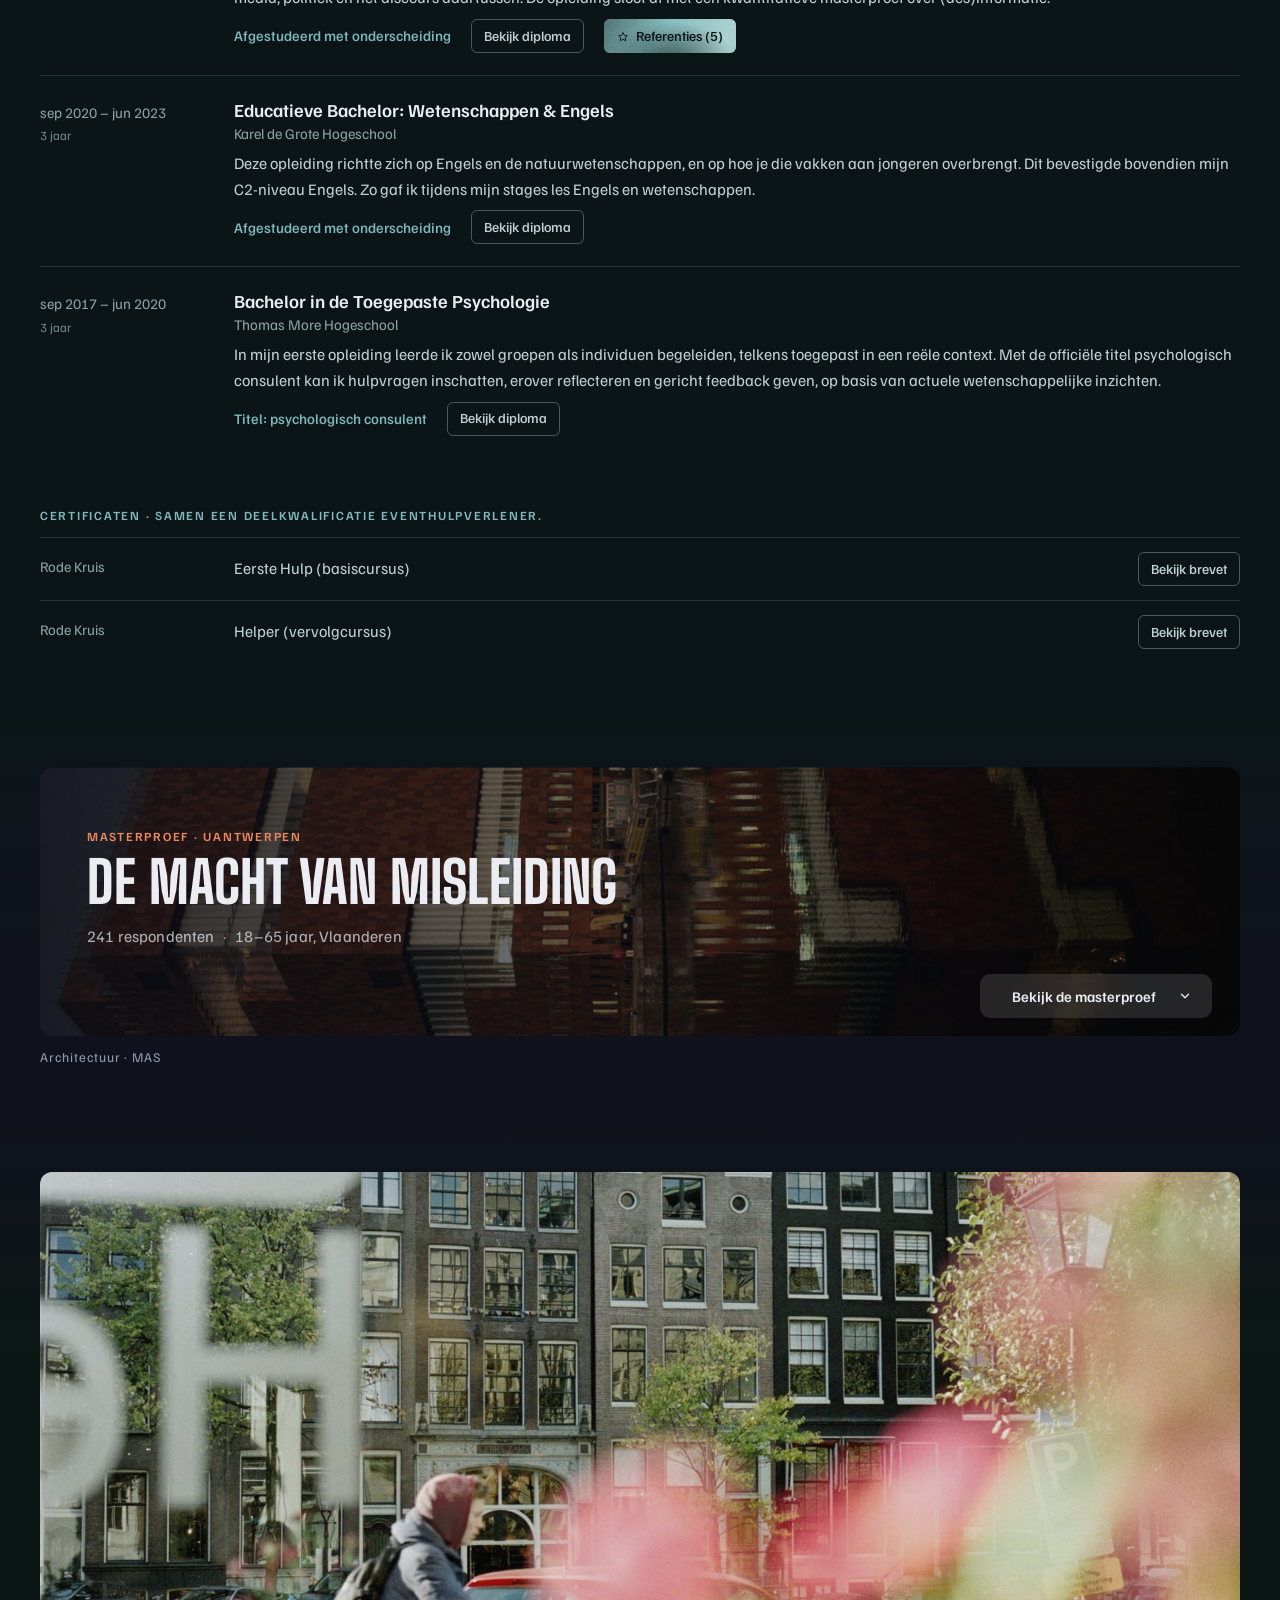
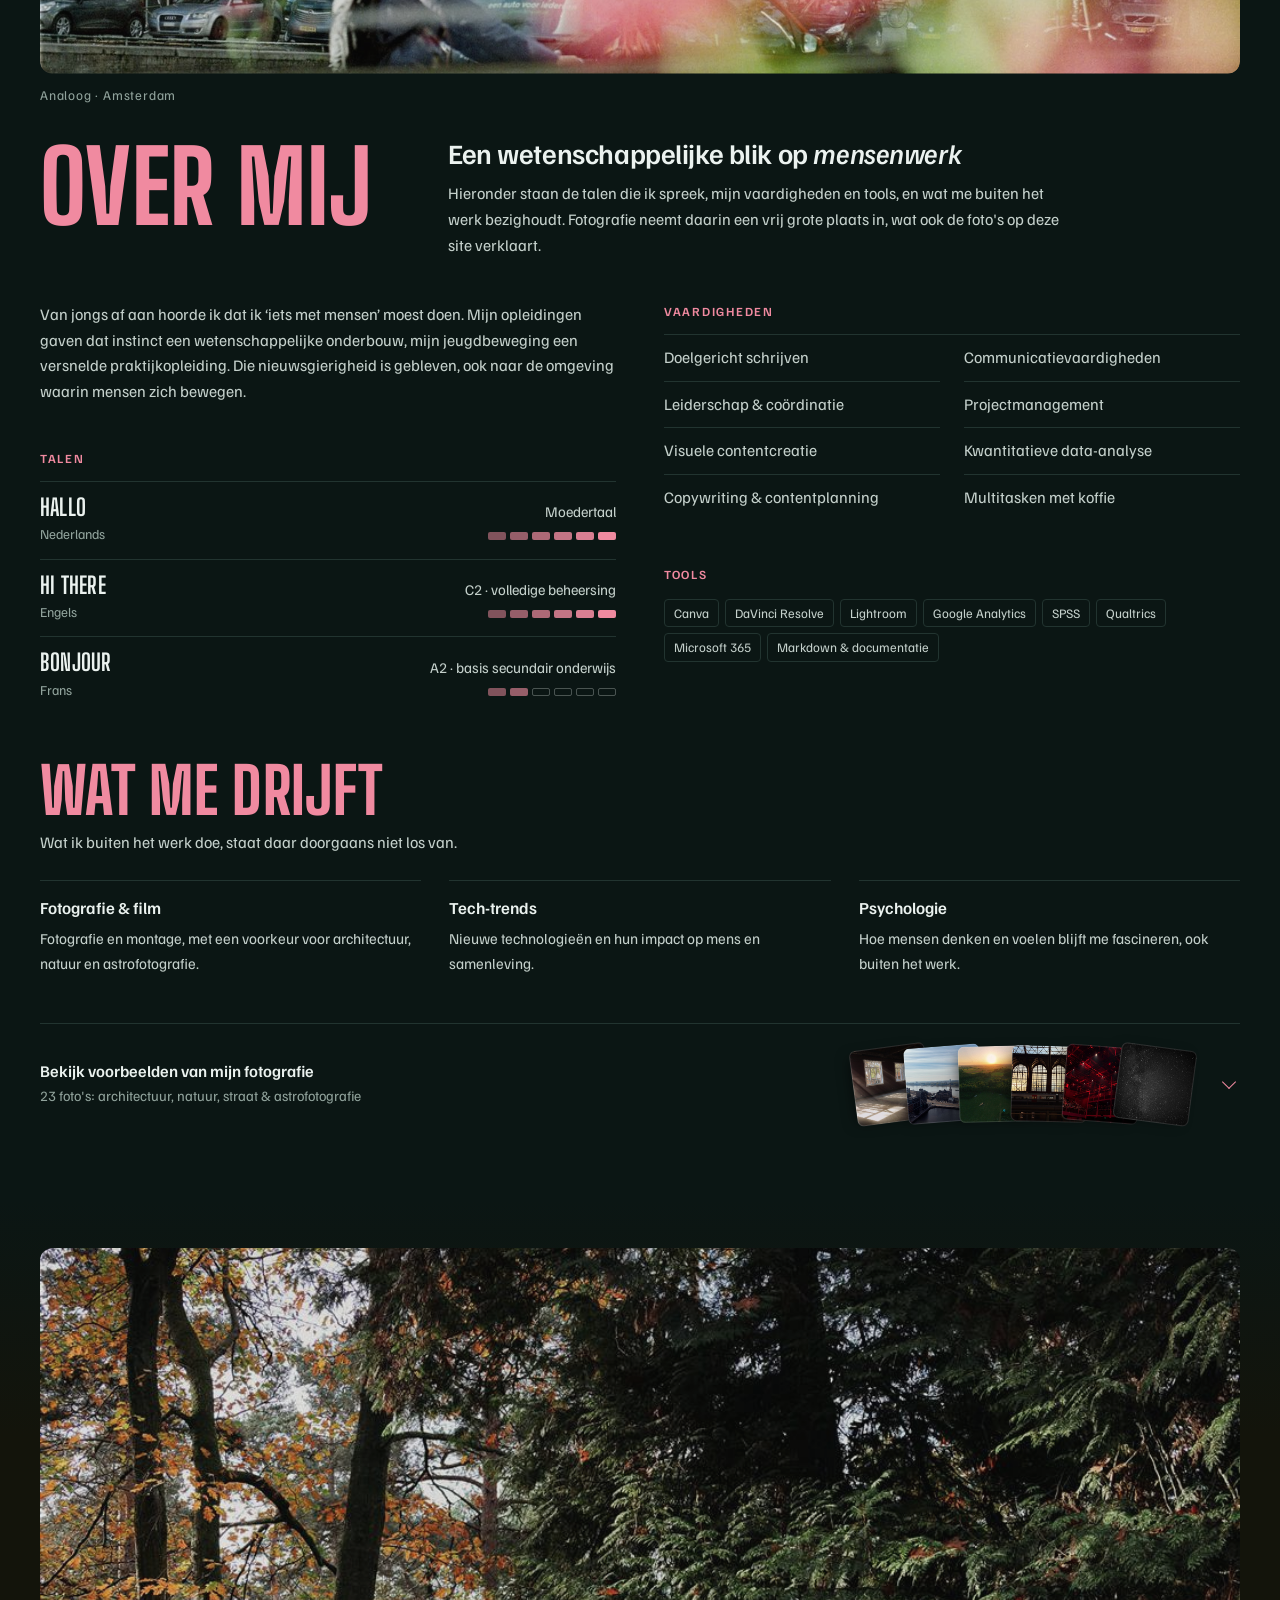
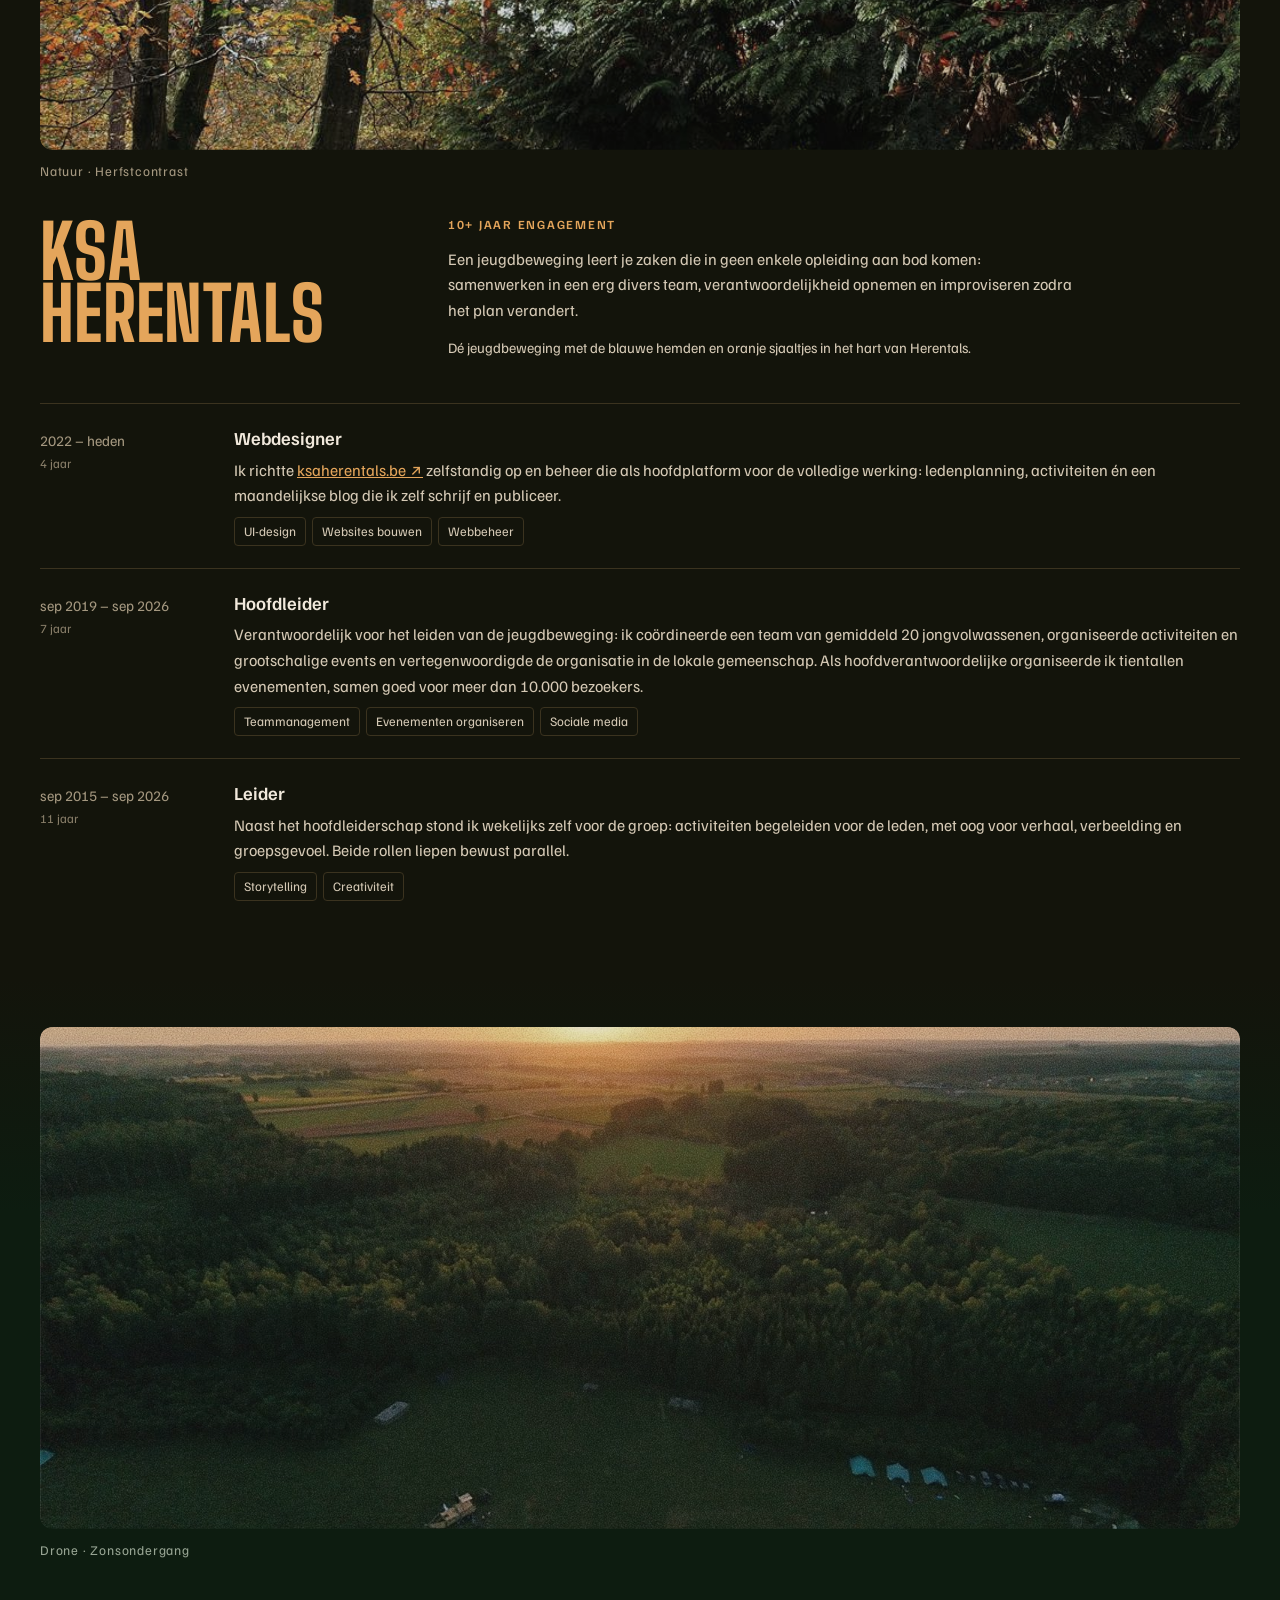
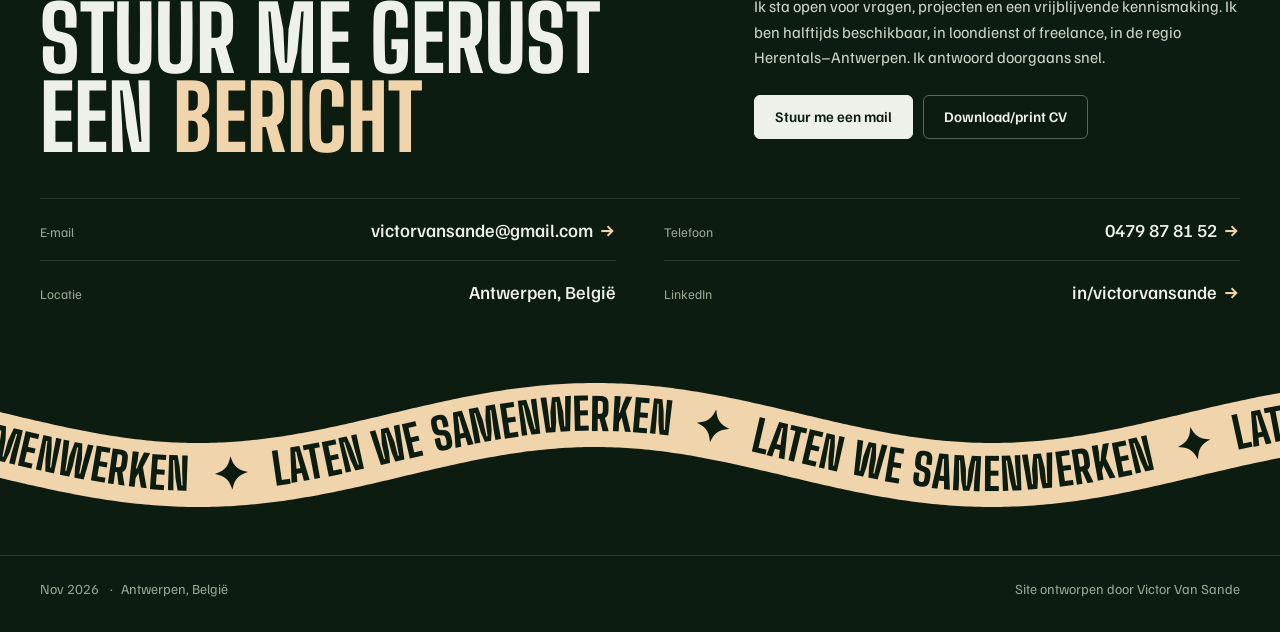
<file: opleiding.html>
<!DOCTYPE html>
<html lang="nl">
<head>
  <meta charset="UTF-8" />
  <meta name="viewport" content="width=device-width, initial-scale=1.0" />
  <!-- Niet indexeren: de site blijft vrij bereikbaar via de link, maar hoort
       niet in zoekresultaten thuis. -->
  <meta name="robots" content="noindex, nofollow, noarchive, nosnippet, noimageindex" />
  <meta name="googlebot" content="noindex, nofollow, noarchive, nosnippet, noimageindex" />
  <title>Opleiding · Victor Van Sande</title>
  <link rel="canonical" href="index.html" />
  <meta http-equiv="refresh" content="0; url=./#opleiding" />
  <script>location.replace('./#opleiding');</script>
</head>
<body>
  <p>Deze pagina is verhuisd. <a href="./#opleiding">Ga naar Opleiding</a>.</p>
</body>
</html>
</file>
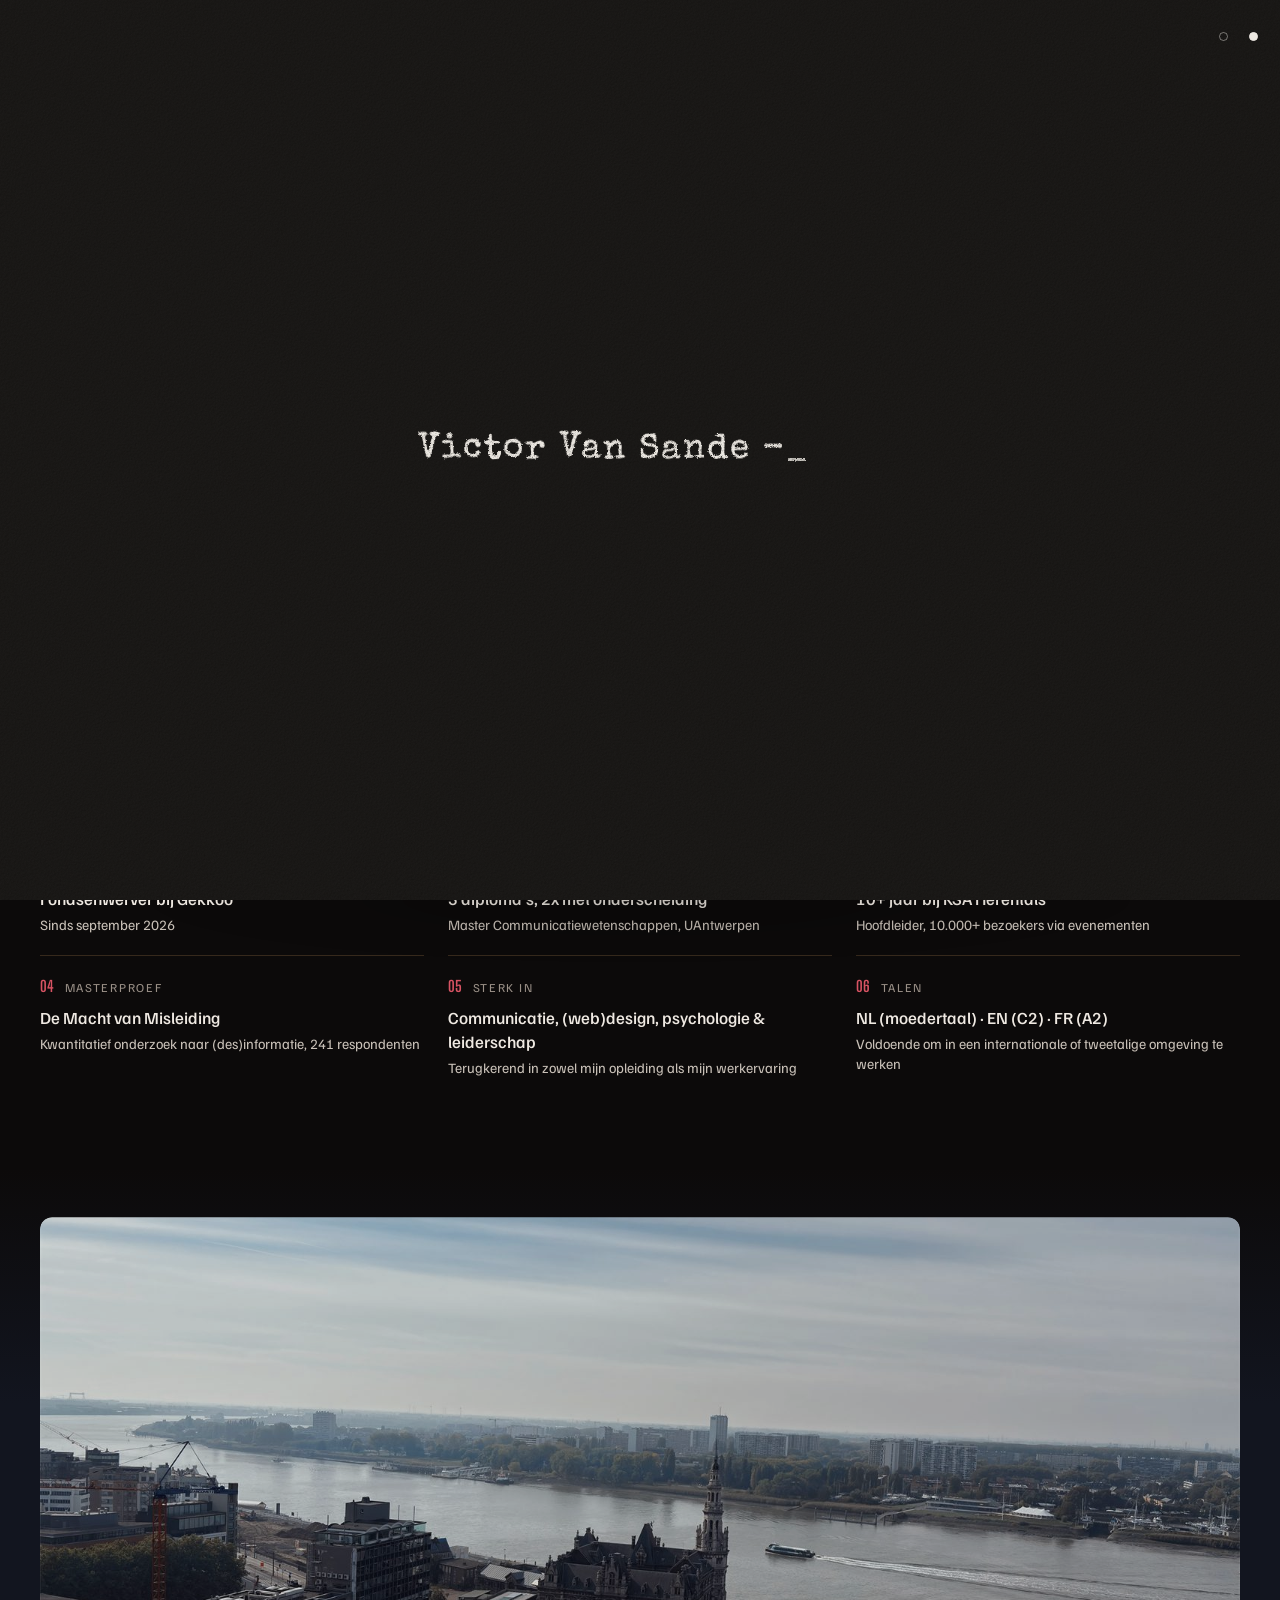
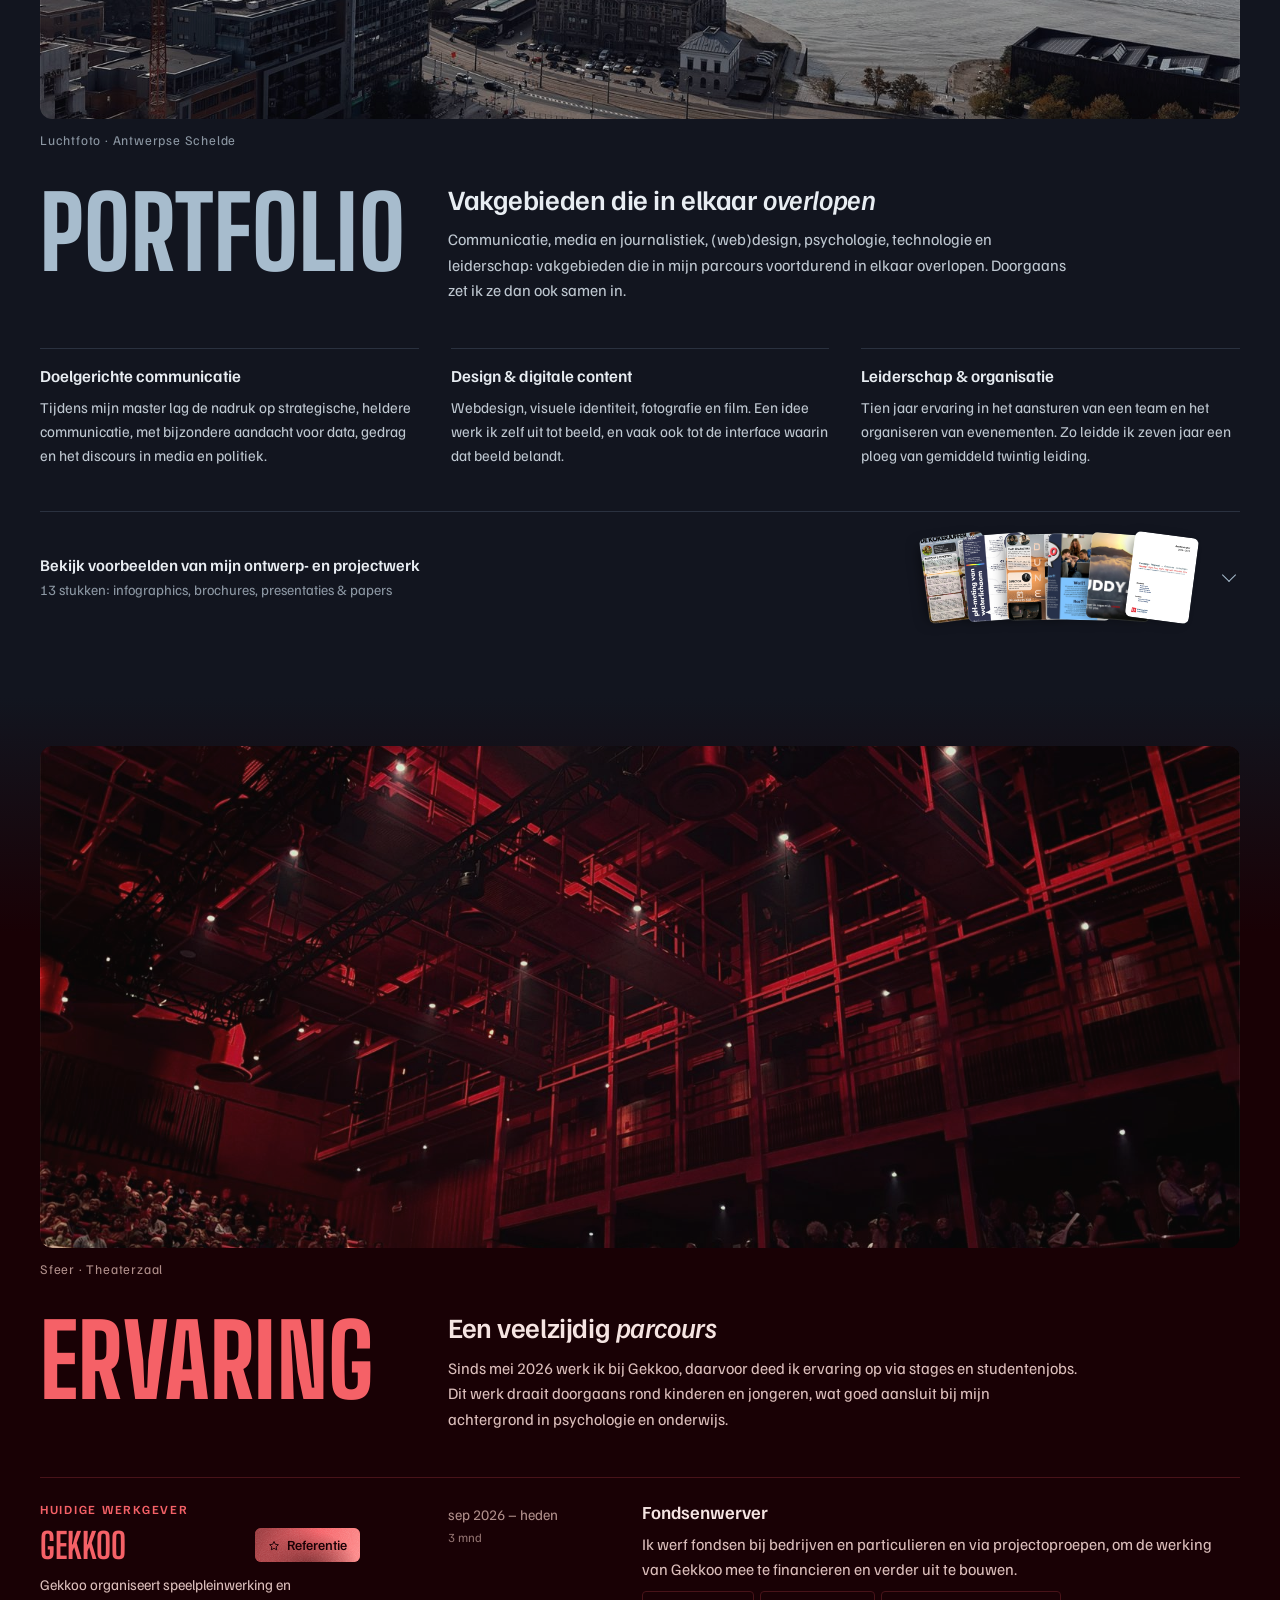
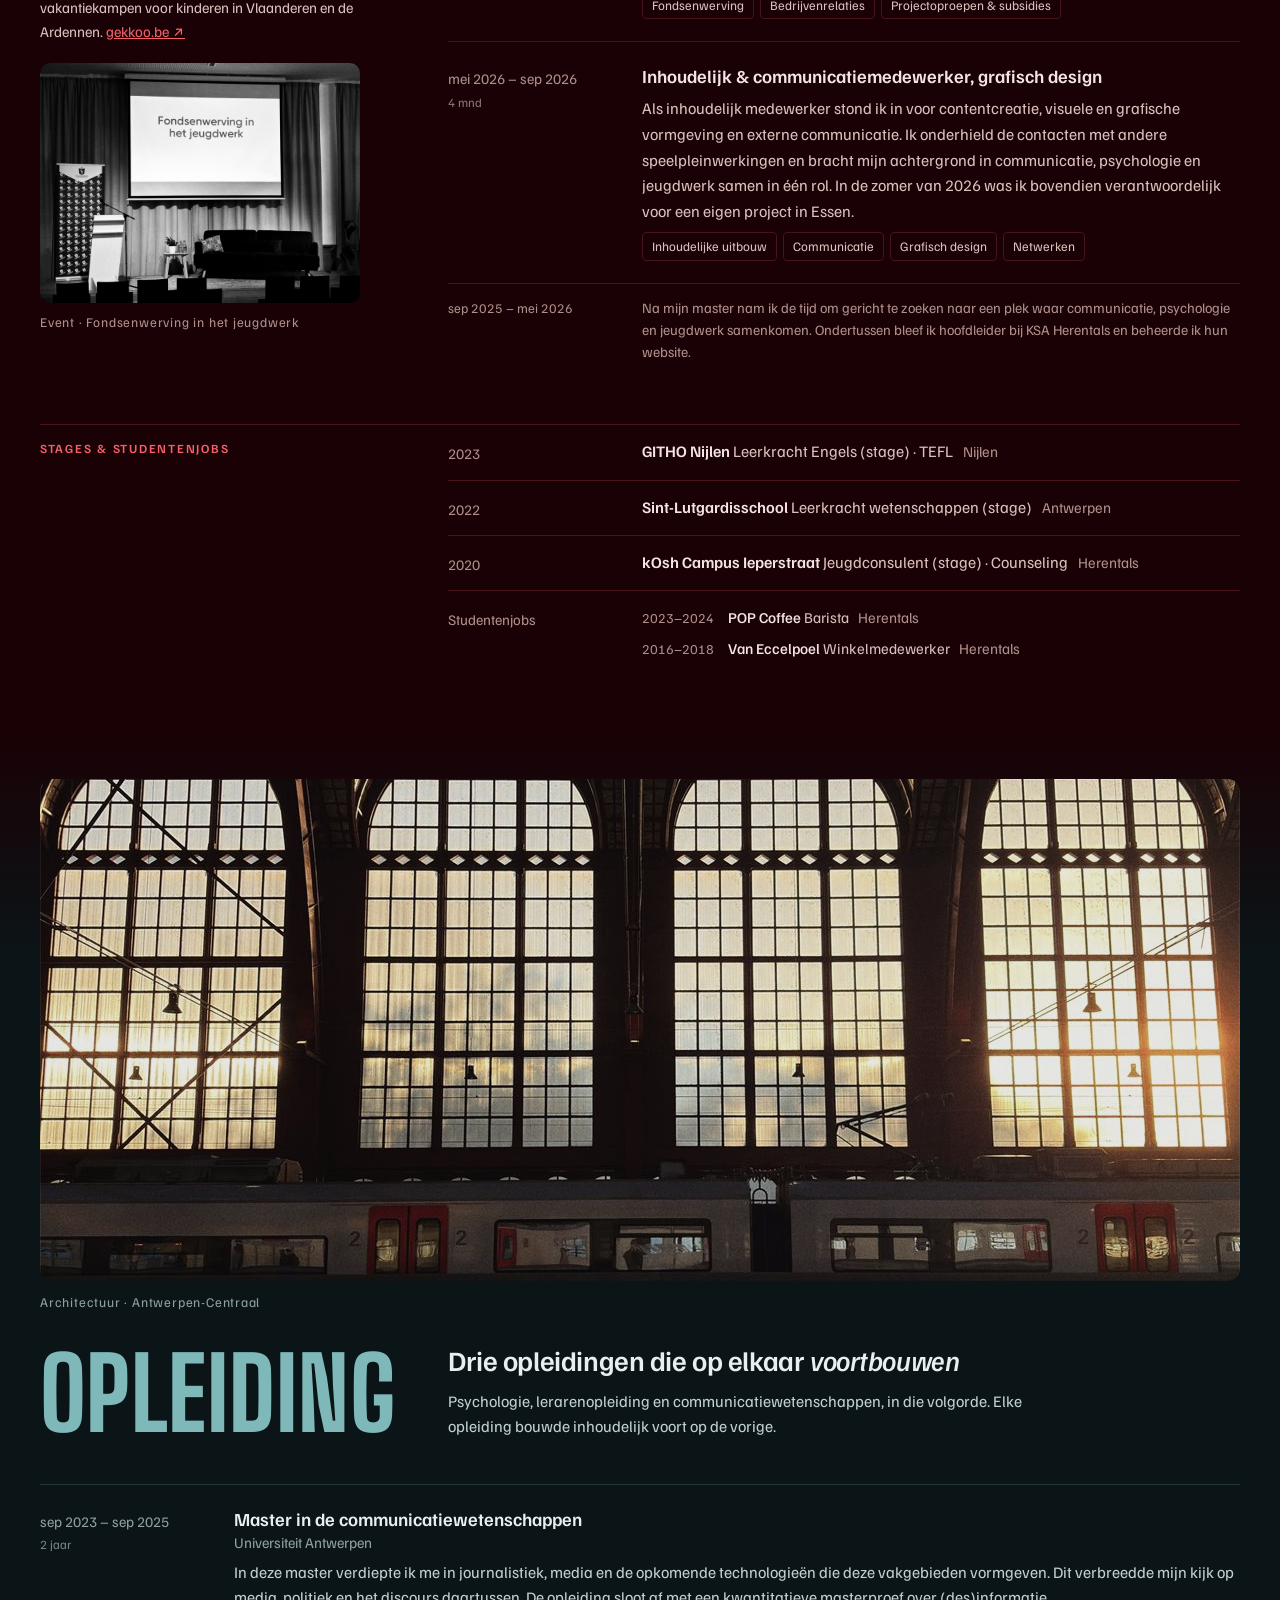
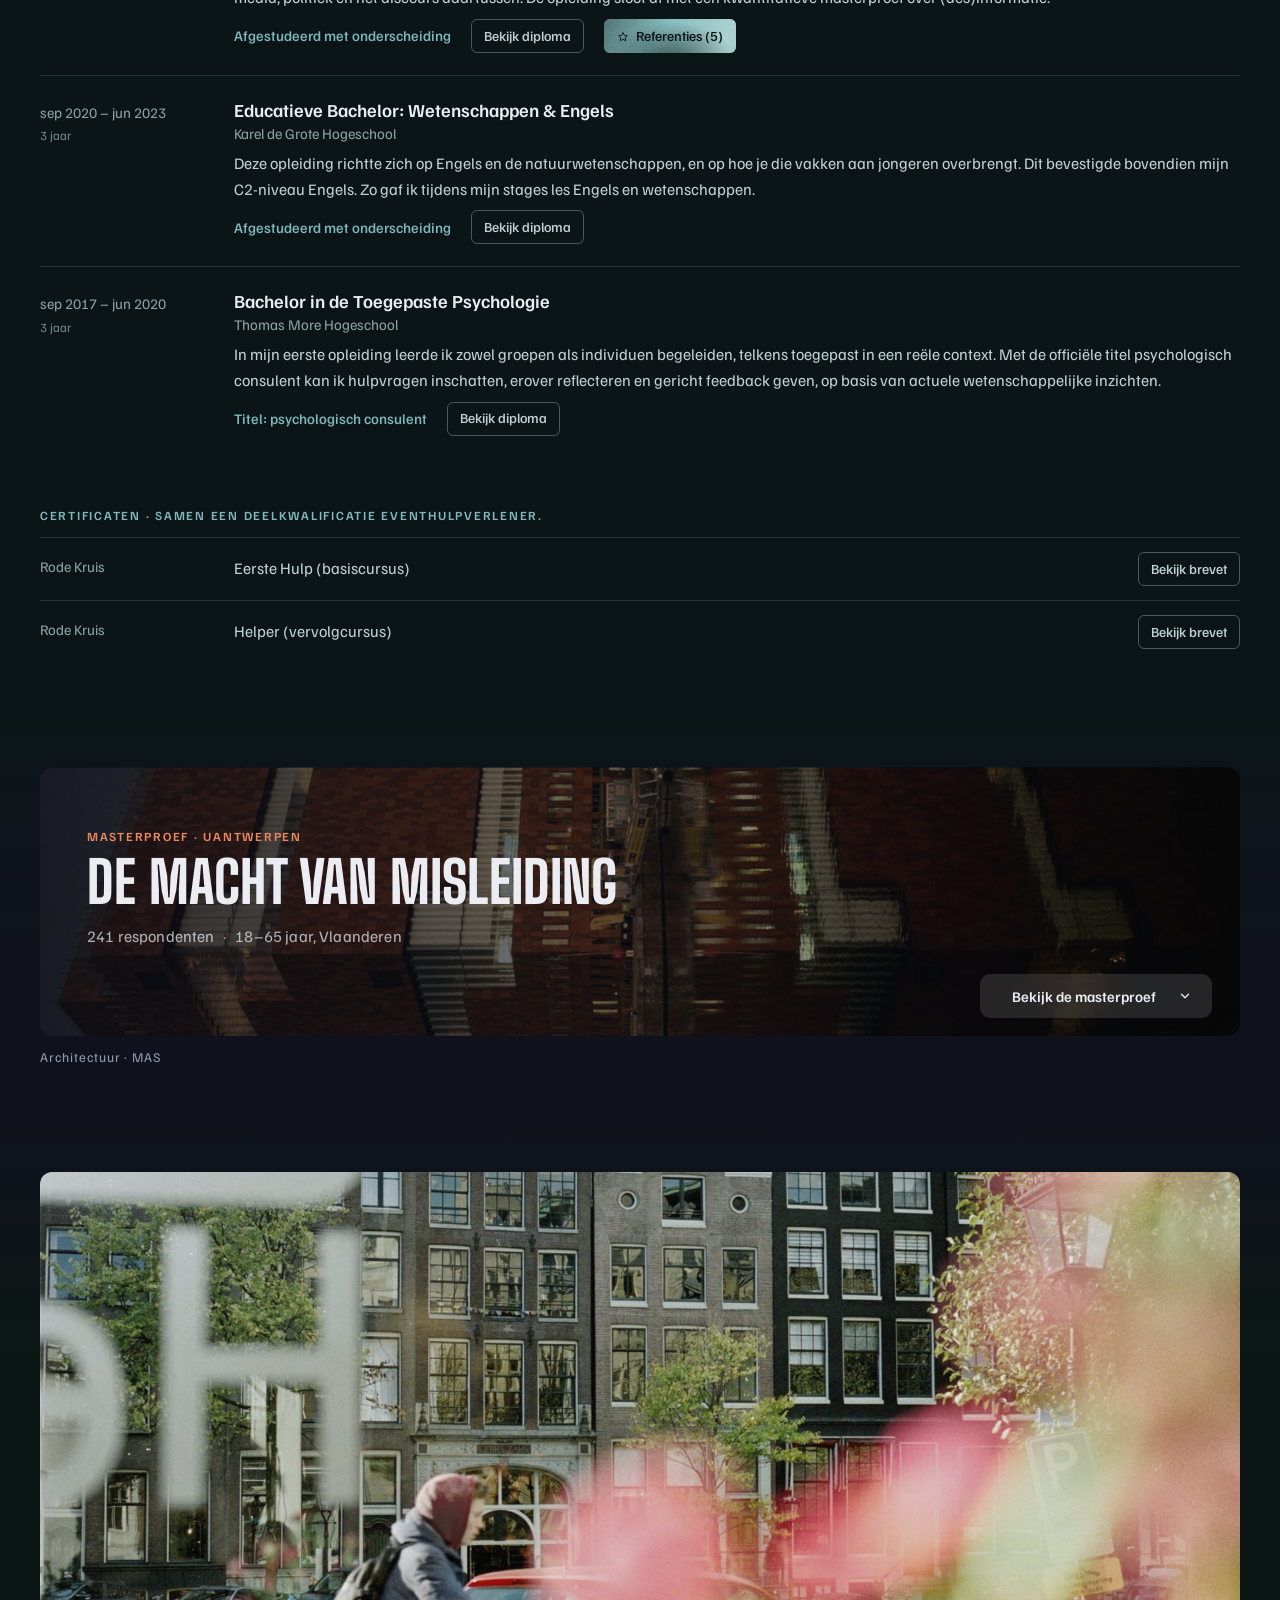
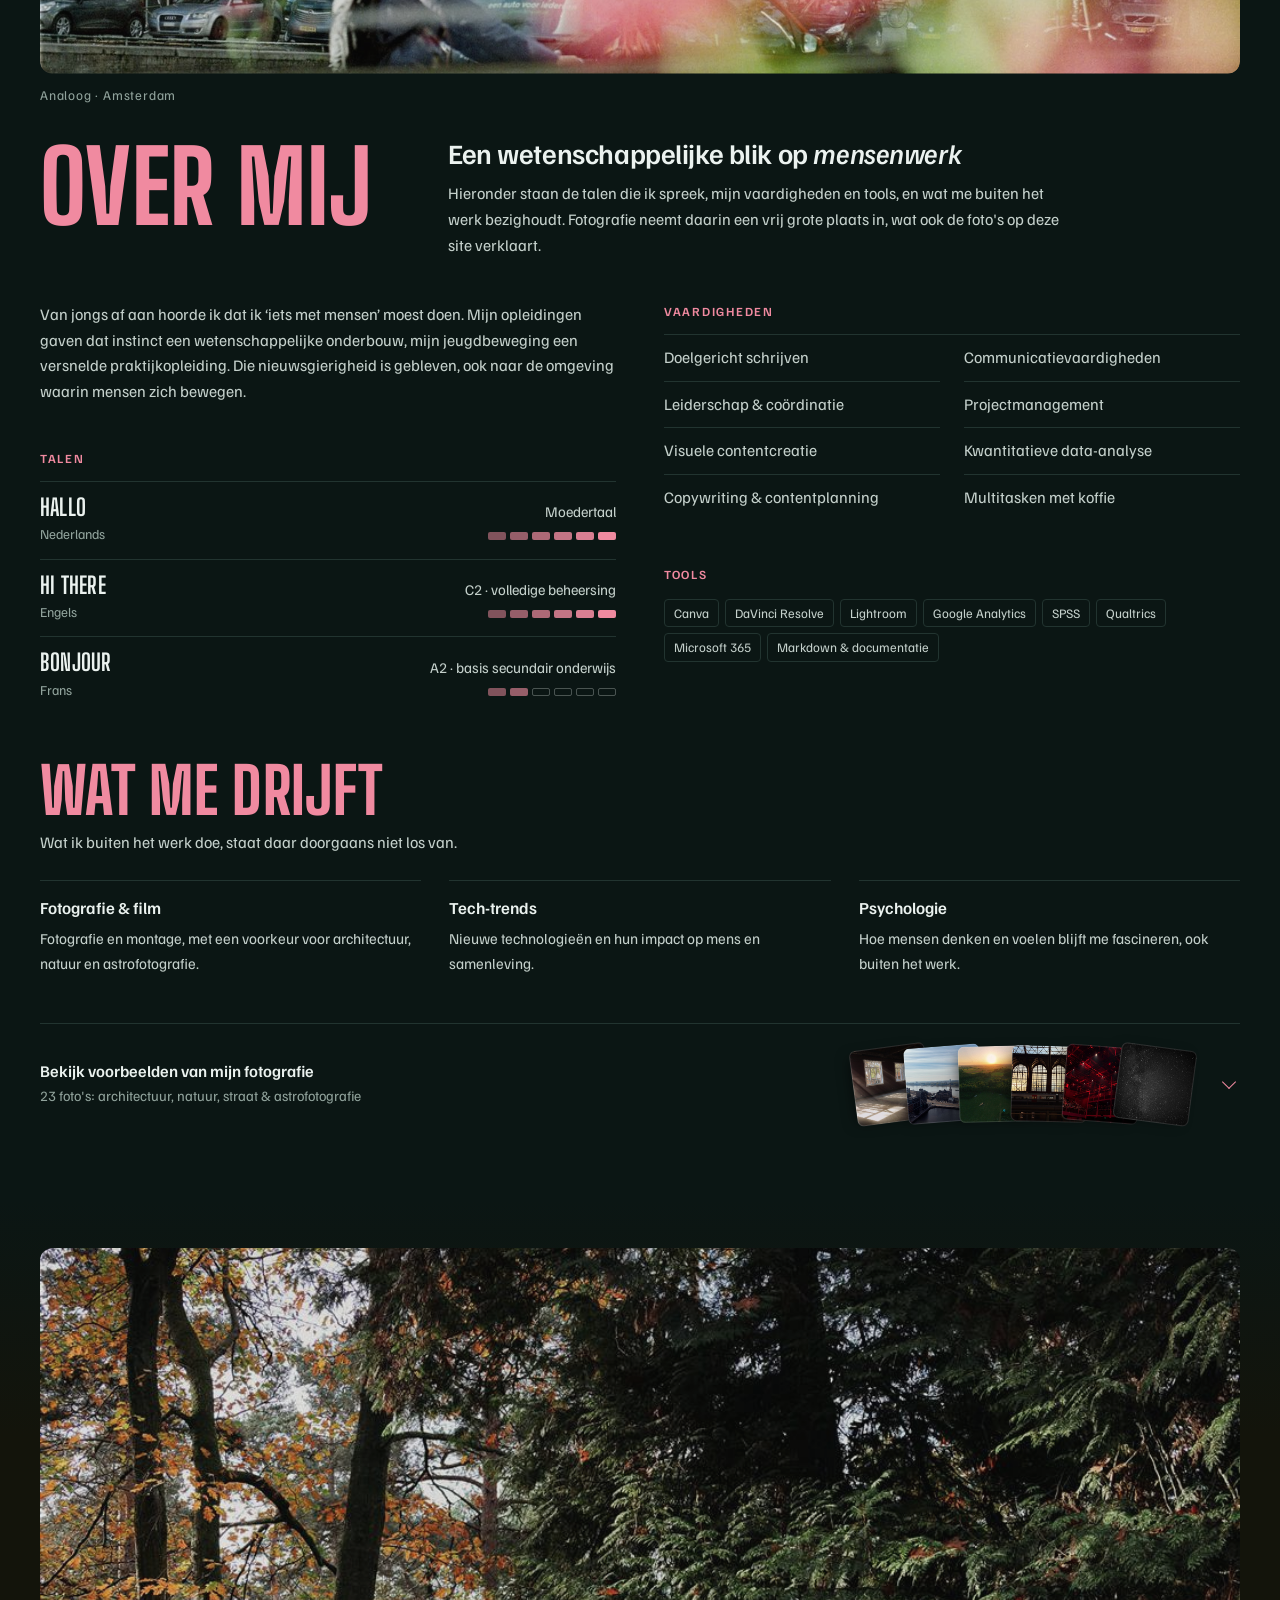
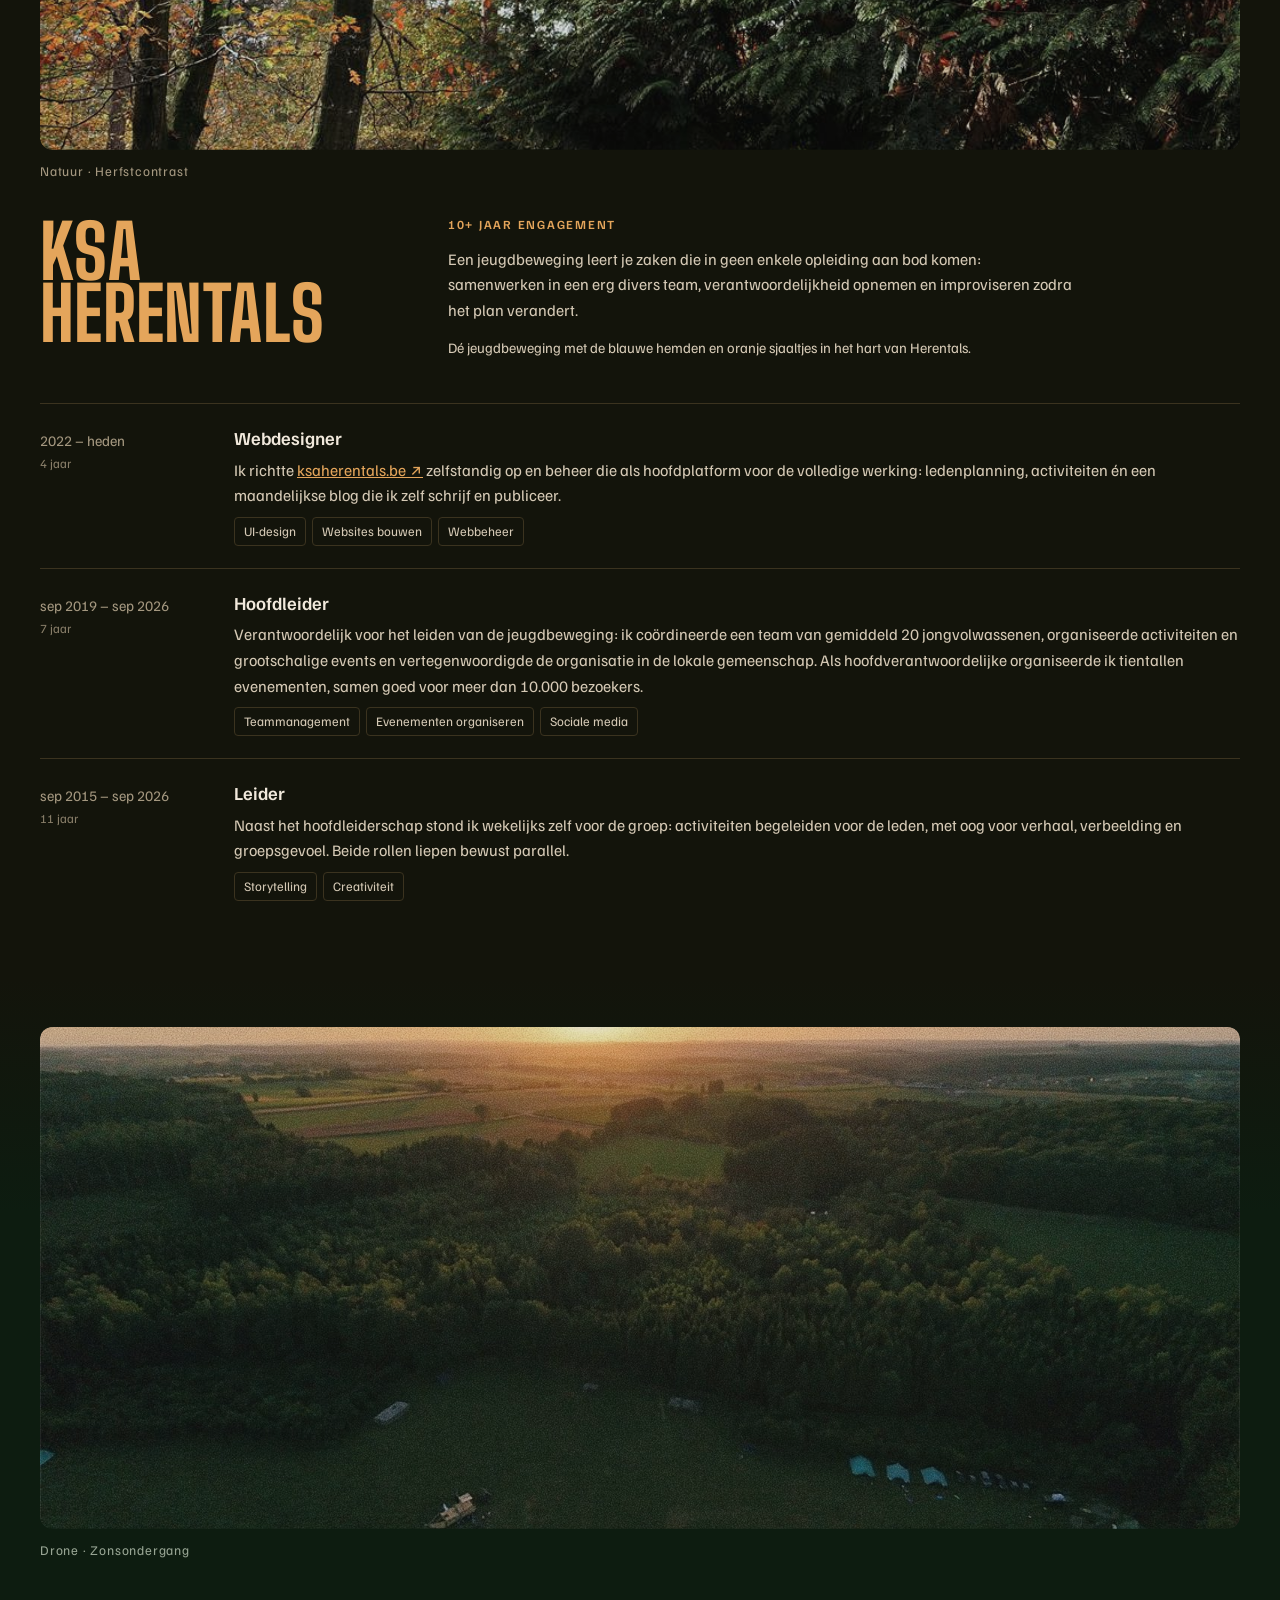
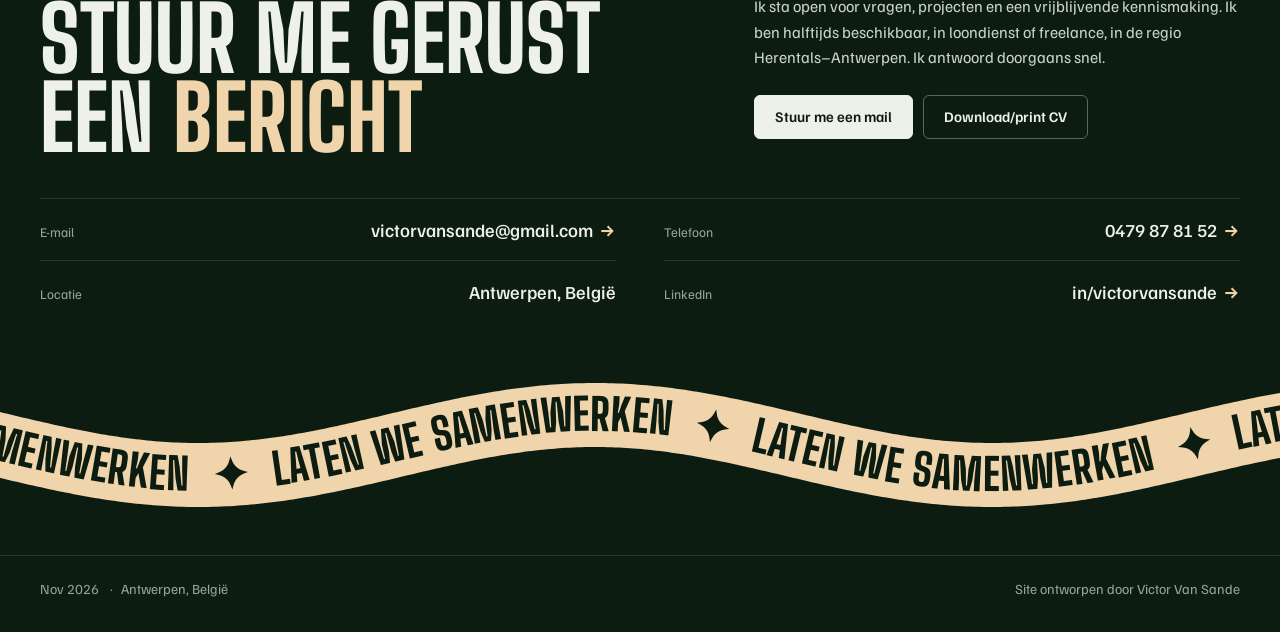
<file: over.html>
<!DOCTYPE html>
<html lang="nl">
<head>
  <meta charset="UTF-8" />
  <meta name="viewport" content="width=device-width, initial-scale=1.0" />
  <!-- Niet indexeren: de site blijft vrij bereikbaar via de link, maar hoort
       niet in zoekresultaten thuis. -->
  <meta name="robots" content="noindex, nofollow, noarchive, nosnippet, noimageindex" />
  <meta name="googlebot" content="noindex, nofollow, noarchive, nosnippet, noimageindex" />
  <title>Over mij · Victor Van Sande</title>
  <link rel="canonical" href="index.html" />
  <meta http-equiv="refresh" content="0; url=./#over-mij" />
  <script>location.replace('./#over-mij');</script>
</head>
<body>
  <p>Deze pagina is verhuisd. <a href="./#over-mij">Ga naar Over mij</a>.</p>
</body>
</html>
</file>
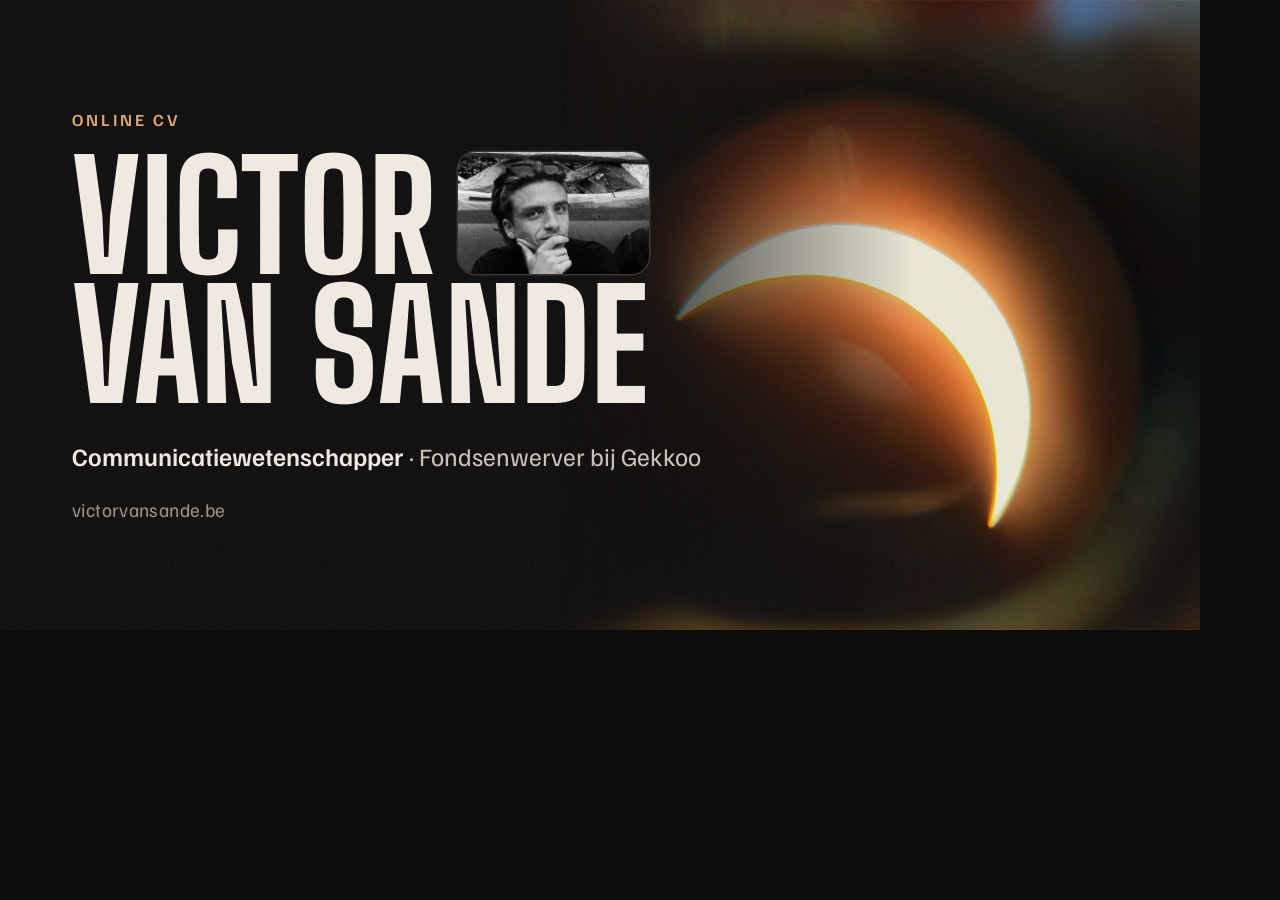
<file: assets/og-source.html>
<!doctype html>
<html lang="nl">
<head>
<meta charset="UTF-8" />
<meta name="robots" content="noindex, nofollow, noarchive, nosnippet, noimageindex" />
<title>OG image source</title>
<!-- Linkafbeelding (1200x630) in de stijl van de site: bijna zwart, de naam
     groot in Big Shoulders met de pil met het portret, en de zonsverduistering
     uit de hero die rechts uit het donker opkomt. Wordt met tools/og.js
     (cloud) of og-gen.ps1 (Windows) naar og-image.jpg gezet. -->
<link rel="preconnect" href="https://fonts.googleapis.com" />
<link rel="preconnect" href="https://fonts.gstatic.com" crossorigin />
<link href="https://fonts.googleapis.com/css2?family=Big+Shoulders+Display:wght@800&family=Familjen+Grotesk:wght@400;600&display=swap" rel="stylesheet" />
<style>
  * { margin: 0; padding: 0; box-sizing: border-box; }
  html, body { width: 1200px; height: 630px; overflow: hidden; }
  body { background: #0c0a0a; color: #efe9e2; font-family: "Familjen Grotesk", Arial, sans-serif; position: relative; }
  /* de zonsverduistering rechts, die naar links in het zwart overvloeit */
  .foto {
    position: absolute; top: 0; right: 0; width: 640px; height: 630px;
    background: url(photos/zonsverduistering.jpg) 50% 45% / cover no-repeat;
    -webkit-mask-image: linear-gradient(90deg, transparent 0, #000 55%);
    mask-image: linear-gradient(90deg, transparent 0, #000 55%);
    opacity: .9;
  }
  /* fijne korrel, zoals het papier van het vel */
  .korrel {
    position: absolute; inset: 0; opacity: .08; mix-blend-mode: screen;
    background-image: url("data:image/svg+xml,%3Csvg xmlns='http://www.w3.org/2000/svg' width='180' height='180'%3E%3Cfilter id='n'%3E%3CfeTurbulence type='fractalNoise' baseFrequency='1.2' numOctaves='2' stitchTiles='stitch'/%3E%3C/filter%3E%3Crect width='100%25' height='100%25' filter='url(%23n)'/%3E%3C/svg%3E");
  }
  .stage { position: absolute; left: 72px; top: 0; bottom: 0; display: flex; flex-direction: column; justify-content: center; }
  .label { font-size: 17px; font-weight: 600; letter-spacing: .18em; text-transform: uppercase; color: #e0a870; }
  h1 {
    position: relative; margin-top: 22px;
    font-family: "Big Shoulders Display", "Arial Narrow", sans-serif; font-weight: 800;
    font-size: 150px; line-height: .86; text-transform: uppercase; letter-spacing: .005em;
  }
  .pil { position: absolute; border-radius: 18px; overflow: hidden; display: none; box-shadow: 0 0 0 1.5px rgba(239, 233, 226, .16); }
  .pil img { position: absolute; display: block; max-width: none; }
  .rol { margin-top: 30px; font-size: 25px; color: #c9c1b8; }
  .rol b { color: #efe9e2; font-weight: 600; }
  .url { margin-top: 26px; font-size: 19px; color: #9a9087; letter-spacing: .02em; }
  .url span { color: #e0a870; }
</style>
</head>
<body>
  <div class="foto"></div>
  <div class="korrel"></div>
  <div class="stage">
    <p class="label">Online cv</p>
    <h1><span class="r1">Victor</span><br><span class="r2">Van Sande</span><span class="pil"><img src="victor-profiel.jpg" alt=""></span></h1>
    <p class="rol"><b>Communicatiewetenschapper</b> · Fondsenwerver bij Gekkoo</p>
    <p class="url">victorvansande.be</p>
  </div>
<script>
  /* de pil zoals op de site: na "Victor", tot waar "Sande" eindigt, even hoog
     als een hoofdletter, met het hoofd zo centraal als de foto toelaat */
  document.fonts.ready.then(() => {
    const h1 = document.querySelector("h1"), pil = h1.querySelector(".pil"), img = pil.firstChild;
    const r1 = h1.querySelector(".r1").getBoundingClientRect(), r2 = h1.querySelector(".r2").getBoundingClientRect(), h = h1.getBoundingClientRect();
    const cs = getComputedStyle(h1), c = document.createElement("canvas").getContext("2d");
    c.font = cs.fontWeight + " " + cs.fontSize + " " + cs.fontFamily;
    const m = c.measureText("VICTOR"), kap = m.actualBoundingBoxAscent, asc = m.fontBoundingBoxAscent;
    const fs = parseFloat(cs.fontSize), links = r1.right + fs * .14, breed = r2.right - links;
    const top = r1.top + (r1.height - (m.fontBoundingBoxAscent + m.fontBoundingBoxDescent)) / 2 + asc - kap;
    Object.assign(pil.style, { display: "block", left: (links - h.left) + "px", top: (top - h.top) + "px", width: breed + "px", height: kap + "px" });
    const z = Math.max(breed, kap), kl = (v, min) => Math.min(0, Math.max(min, v));
    Object.assign(img.style, { width: z + "px", height: z + "px", left: kl(breed / 2 - .41 * z, breed - z) + "px", top: kl(kap / 2 - .33 * z, kap - z) + "px" });
    document.body.dataset.klaar = "1";
  });
</script>
</body>
</html>
</file>
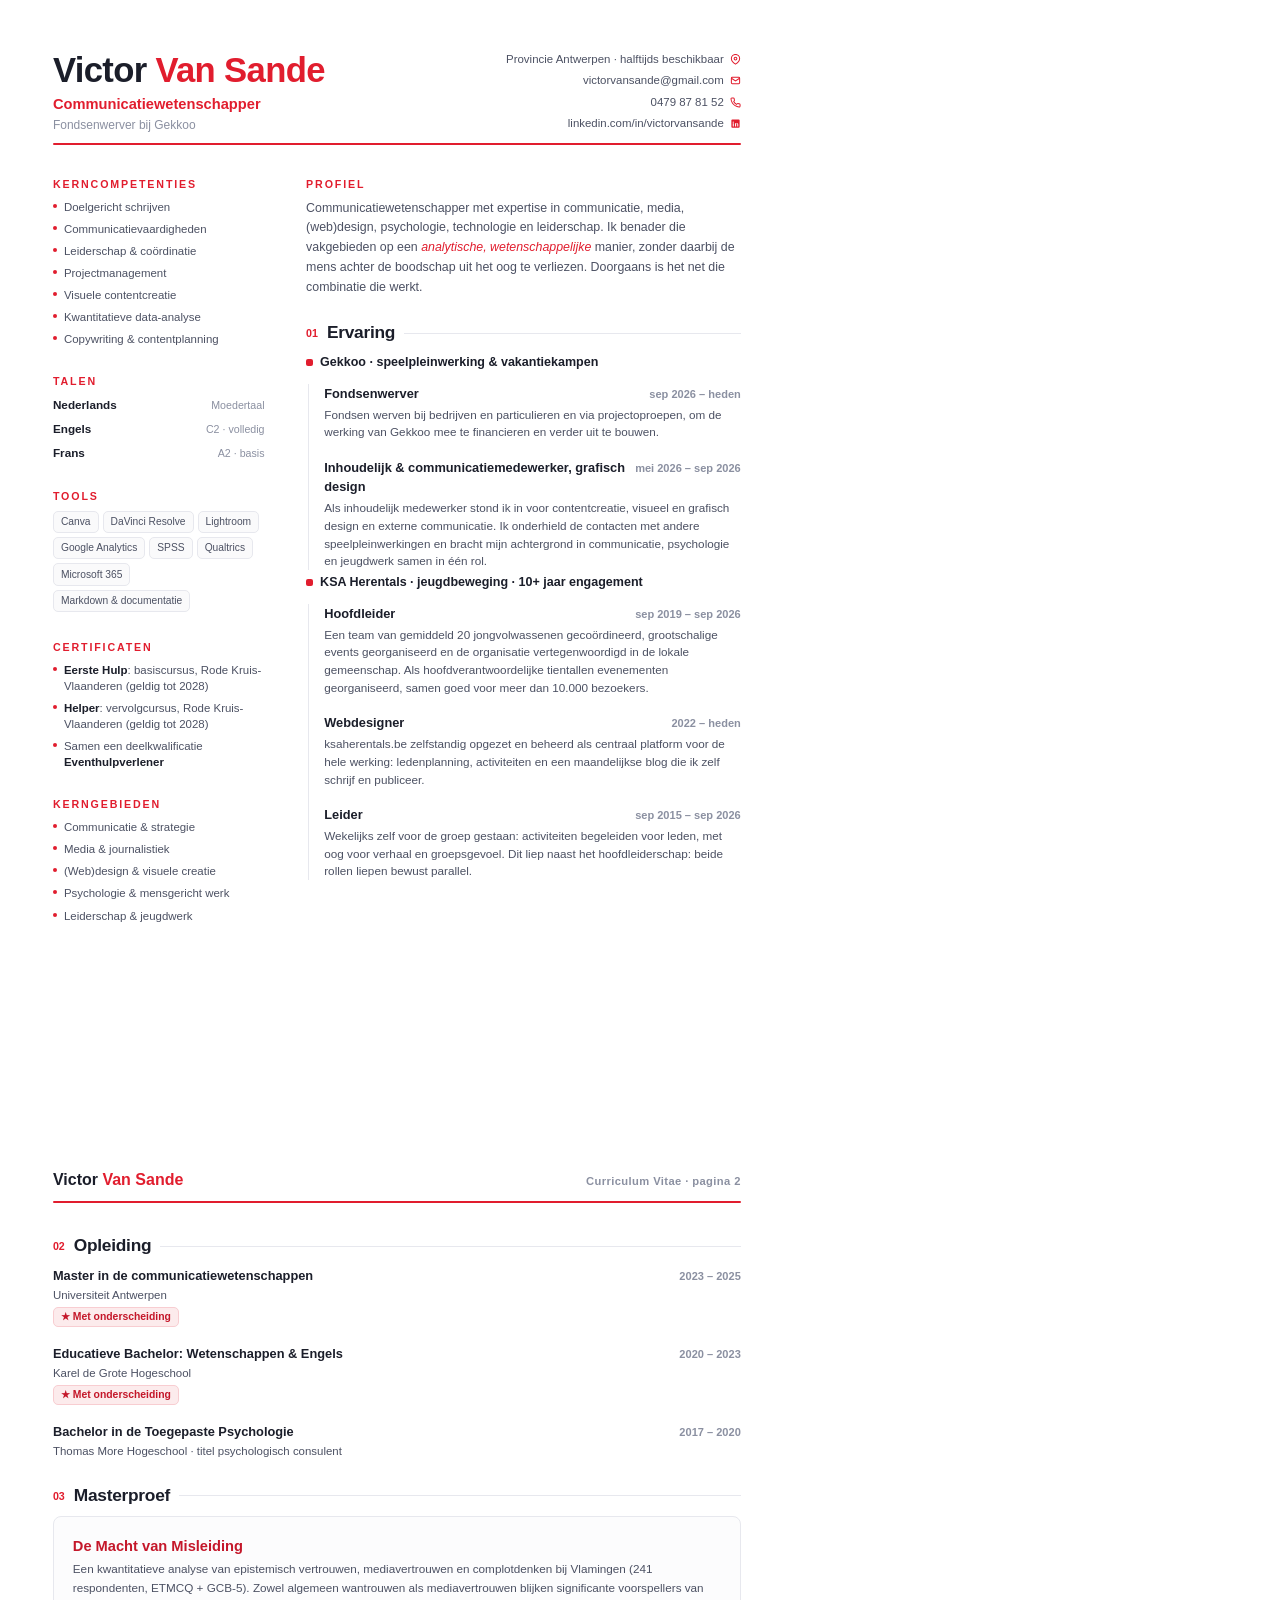
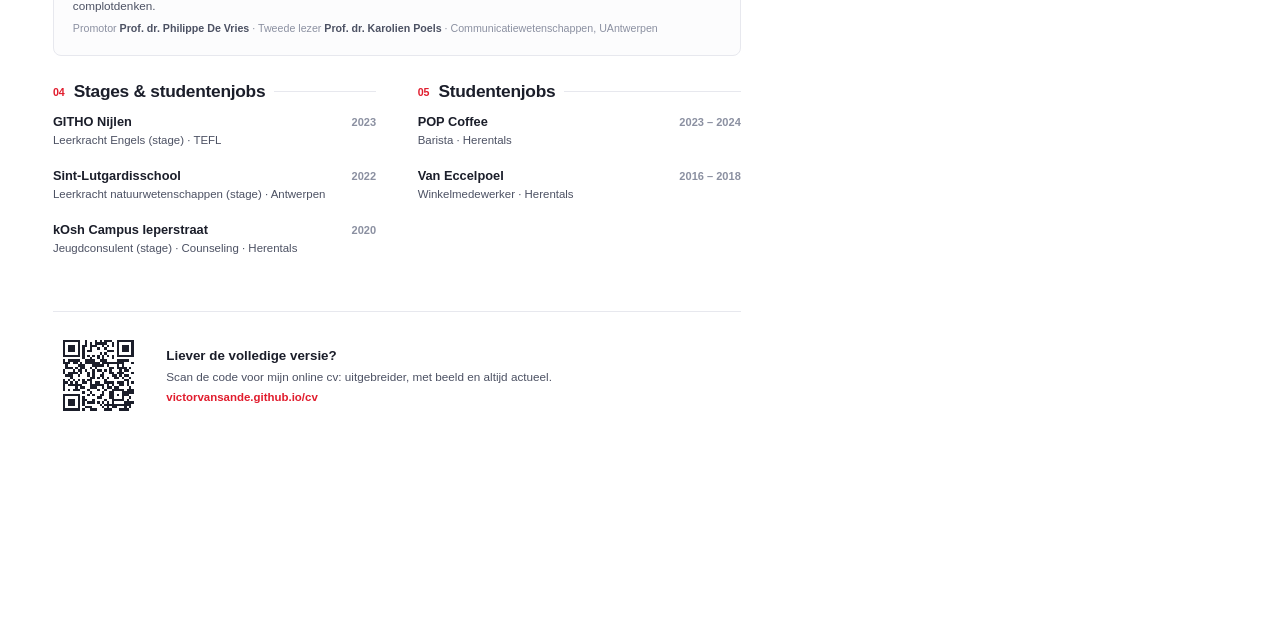
<file: v1/cv-print.html>
<!DOCTYPE html>
<html lang="nl">
<head>
<meta charset="UTF-8">
<meta name="robots" content="noindex, nofollow, noarchive, nosnippet, noimageindex">
<meta name="googlebot" content="noindex, nofollow, noarchive, nosnippet, noimageindex">
<title>Victor Van Sande, CV</title>
<style>
  @page { size: A4; margin: 0; }
  * { margin: 0; padding: 0; box-sizing: border-box;
      -webkit-print-color-adjust: exact; print-color-adjust: exact; }
  :root {
    --red: #e11d2e; --red-d: #c4172a;
    --ink: #1b1e2a; --soft: #4c5163; --dim: #8b90a1; --line: #e7e8ee;
  }
  html, body { background: #fff; }
  body {
    font-family: "Segoe UI", "Inter", Arial, sans-serif;
    color: var(--ink); font-size: 9.3pt; line-height: 1.5;
    -webkit-font-smoothing: antialiased;
  }
  .sheet { width: 210mm; min-height: 296mm; padding: 13mm 14mm 12mm; position: relative; background: #fff; }
  .sheet + .sheet { page-break-before: always; }

  /* ---------- Header ---------- */
  .hd { display: flex; justify-content: space-between; align-items: flex-end; gap: 18px; }
  .hd h1 { font-size: 26pt; font-weight: 800; letter-spacing: -.5pt; line-height: 1; }
  .hd h1 .r { color: var(--red); }
  .hd .role { color: var(--red); font-weight: 600; font-size: 11pt; margin-top: 5px; }
  .hd .sub { color: var(--dim); font-size: 9pt; margin-top: 1px; }
  .hd-right { text-align: right; font-size: 8.6pt; color: var(--soft); line-height: 1.85; }
  .hd-right .ci { display: inline-flex; align-items: center; gap: 6px; }
  .hd-right svg { color: var(--red); flex: none; }
  .rule { height: 2.4px; background: var(--red); border-radius: 2px; margin: 9px 0 0; }
  .rule.sub { background: var(--line); height: 1px; }

  /* ---------- Columns ---------- */
  .cols { display: flex; gap: 11mm; margin-top: 8mm; }
  .side { width: 56mm; flex: none; }
  .main { flex: 1; }

  .sec-t { font-size: 8pt; font-weight: 700; letter-spacing: 1.4pt; text-transform: uppercase;
    color: var(--red); margin-bottom: 7px; }
  .side .block { margin-bottom: 7mm; }
  .side .block:last-child { margin-bottom: 0; }

  /* languages */
  .lang { display: flex; justify-content: space-between; align-items: baseline; margin-bottom: 6px; font-size: 8.8pt; }
  .lang:last-child { margin-bottom: 0; }
  .lang b { font-weight: 600; }
  .lang span { color: var(--dim); font-size: 8pt; }

  /* tools */
  .tools { display: flex; flex-wrap: wrap; gap: 4px; }
  .tool { font-size: 7.7pt; padding: 2.5px 7px; border: 1px solid var(--line); border-radius: 5px;
    color: var(--soft); background: #fafafb; }

  /* QR naar het online cv, als afsluiter onderaan blad 2.
     De code is 37 modules breed (29 plus de stille zone); op 24mm is één module
     0,65mm - ruim boven de halve millimeter waaronder scannen wisselvallig wordt.
     Achteraan is er breedte zat, dus hij mag hier groter dan in de zijkolom.
     shape-rendering: crispEdges houdt de modules hard begrensd, zodat de printer
     ze niet met een grijze antialiasrand uitsmeert - dat is precies waar de
     leesbaarheid op stukloopt. */
  .qr-end { margin-top: 8mm; padding-top: 5mm; border-top: 1px solid var(--line);
    display: flex; align-items: center; gap: 6mm; page-break-inside: avoid; }
  .qr { width: 24mm; height: 24mm; flex: none; shape-rendering: crispEdges; }
  .qr-end-txt b { display: block; font-size: 10pt; font-weight: 700; }
  .qr-end-txt p { color: var(--soft); font-size: 8.8pt; margin-top: 2px; line-height: 1.5; }
  .qr-end-txt span { display: block; margin-top: 3px; color: var(--red); font-size: 8.6pt; font-weight: 600; }

  /* sidebar list */
  .slist { list-style: none; }
  .slist li { position: relative; padding-left: 11px; margin-bottom: 6px; font-size: 8.6pt; color: var(--soft); line-height: 1.4; }
  .slist li:last-child { margin-bottom: 0; }
  .slist li::before { content: ""; position: absolute; left: 0; top: 5px; width: 4px; height: 4px;
    border-radius: 50%; background: var(--red); }
  .slist li b { color: var(--ink); font-weight: 600; }

  /* ---------- Main ---------- */
  .num-h { display: flex; align-items: center; gap: 9px; margin: 0 0 7px; }
  .num-h .n { font-size: 8pt; font-weight: 700; color: var(--red); }
  .num-h h2 { font-size: 13pt; font-weight: 700; letter-spacing: -.2pt; }
  .num-h .ln { flex: 1; height: 1px; background: var(--line); }
  .profiel { font-size: 9.3pt; color: var(--soft); line-height: 1.6; }
  .profiel em { color: var(--red); font-style: italic; }
  .blk { margin-bottom: 6mm; }
  .blk:last-child { margin-bottom: 0; }

  .item { margin-bottom: 4.5mm; page-break-inside: avoid; }
  .item:last-child { margin-bottom: 0; }
  .it-top { display: flex; justify-content: space-between; align-items: baseline; gap: 10px; }
  .it-top .t { font-weight: 700; font-size: 9.6pt; }
  .it-top .t .o { color: var(--red); }
  .it-top .yr { color: var(--dim); font-size: 8.3pt; font-weight: 600; white-space: nowrap; flex: none; }
  .it-sub { color: var(--soft); font-size: 8.6pt; margin-top: 1px; }
  .it-p { color: var(--soft); font-size: 8.8pt; margin-top: 3px; line-height: 1.5; }

  .group-t { font-weight: 700; font-size: 9.4pt; margin: 1mm 0 3mm; display: flex; align-items: center; gap: 7px; }
  .group-t::before { content: ""; width: 7px; height: 7px; border-radius: 2px; background: var(--red); flex: none; }
  .roles { padding-left: 4mm; border-left: 1.5px solid var(--line); margin-left: 2px; }

  .badge { display: inline-block; margin-top: 3px; font-size: 7.8pt; font-weight: 700; color: var(--red-d);
    background: color-mix(in srgb, var(--red) 9%, #fff); border: 1px solid color-mix(in srgb, var(--red) 22%, #fff);
    padding: 1.5px 7px; border-radius: 5px; }

  .thesis { border: 1px solid var(--line); border-radius: 8px; padding: 5mm 5mm; background: #fcfcfd; }
  .thesis .tt { font-weight: 700; font-size: 11pt; color: var(--red-d); }
  .thesis .td { color: var(--soft); font-size: 8.8pt; margin-top: 3px; line-height: 1.55; }
  .thesis .meta { color: var(--dim); font-size: 8pt; margin-top: 5px; }
  .thesis .meta b { color: var(--soft); }

  /* page 2 header */
  .mini-hd { display: flex; justify-content: space-between; align-items: baseline; }
  .mini-hd .nm { font-weight: 800; font-size: 12pt; }
  .mini-hd .nm .r { color: var(--red); }
  .mini-hd .pg { color: var(--dim); font-size: 8.4pt; font-weight: 600; letter-spacing: .3pt; }
  .two { display: flex; gap: 11mm; }
  .two > div { flex: 1; }
</style>
</head>
<body>

<!-- ============ PAGINA 1 ============ -->
<section class="sheet">
  <header class="hd">
    <div class="hd-left">
      <h1>Victor <span class="r">Van Sande</span></h1>
      <p class="role">Communicatiewetenschapper</p>
      <p class="sub">Fondsenwerver bij Gekkoo</p>
    </div>
    <div class="hd-right">
      <div class="ci"><span>Provincie Antwerpen · halftijds beschikbaar</span><svg width="11" height="11" viewBox="0 0 24 24" fill="none" stroke="currentColor" stroke-width="2.2"><path d="M21 10c0 7-9 12-9 12s-9-5-9-12a9 9 0 0118 0z"/><circle cx="12" cy="10" r="3"/></svg></div><br>
      <div class="ci"><span>victorvansande@gmail.com</span><svg width="11" height="11" viewBox="0 0 24 24" fill="none" stroke="currentColor" stroke-width="2.2"><rect x="3" y="5" width="18" height="14" rx="2"/><path d="M3 7l9 6 9-6"/></svg></div><br>
      <div class="ci"><span>0479 87 81 52</span><svg width="11" height="11" viewBox="0 0 24 24" fill="none" stroke="currentColor" stroke-width="2.2"><path d="M22 16.9v3a2 2 0 0 1-2.2 2 19.8 19.8 0 0 1-8.6-3 19.5 19.5 0 0 1-6-6 19.8 19.8 0 0 1-3-8.6A2 2 0 0 1 4.1 2h3a2 2 0 0 1 2 1.7c.1.9.3 1.8.6 2.6a2 2 0 0 1-.5 2.1L8.1 9.9a16 16 0 0 0 6 6l1.5-1.1a2 2 0 0 1 2.1-.5c.8.3 1.7.5 2.6.6a2 2 0 0 1 1.7 2z"/></svg></div><br>
      <div class="ci"><span>linkedin.com/in/victorvansande</span><svg width="11" height="11" viewBox="0 0 24 24" fill="currentColor"><path d="M19 3a2 2 0 0 1 2 2v14a2 2 0 0 1-2 2H5a2 2 0 0 1-2-2V5a2 2 0 0 1 2-2h14zM8.3 18.3v-7H6v7h2.3zM7.1 10.3a1.3 1.3 0 1 0 0-2.6 1.3 1.3 0 0 0 0 2.6zM18 18.3v-3.8c0-2-1.1-3-2.6-3-1.2 0-1.7.7-2 1.1v-1H11v7h2.3v-3.9c0-1 .2-2 1.4-2 1.2 0 1.2 1.1 1.2 2v3.9H18z"/></svg></div>
    </div>
  </header>
  <div class="rule"></div>

  <div class="cols">
    <!-- SIDEBAR -->
    <aside class="side">
      <div class="block">
        <div class="sec-t">Kerncompetenties</div>
        <ul class="slist">
          <li>Doelgericht schrijven</li>
          <li>Communicatievaardigheden</li>
          <li>Leiderschap &amp; coördinatie</li>
          <li>Projectmanagement</li>
          <li>Visuele contentcreatie</li>
          <li>Kwantitatieve data-analyse</li>
          <li>Copywriting & contentplanning</li>
        </ul>
      </div>

      <div class="block">
        <div class="sec-t">Talen</div>
        <div class="lang"><b>Nederlands</b><span>Moedertaal</span></div>
        <div class="lang"><b>Engels</b><span>C2 · volledig</span></div>
        <div class="lang"><b>Frans</b><span>A2 · basis</span></div>
      </div>

      <div class="block">
        <div class="sec-t">Tools</div>
        <div class="tools">
          <span class="tool">Canva</span>
          <span class="tool">DaVinci Resolve</span>
          <span class="tool">Lightroom</span>
          <span class="tool">Google Analytics</span>
          <span class="tool">SPSS</span>
          <span class="tool">Qualtrics</span>
          <span class="tool">Microsoft 365</span>
          <span class="tool">Markdown & documentatie</span>
        </div>
      </div>

      <div class="block">
        <div class="sec-t">Certificaten</div>
        <ul class="slist">
          <li><b>Eerste Hulp</b>: basiscursus, Rode Kruis-Vlaanderen (geldig tot 2028)</li>
          <li><b>Helper</b>: vervolgcursus, Rode Kruis-Vlaanderen (geldig tot 2028)</li>
          <li>Samen een deelkwalificatie <b>Eventhulpverlener</b></li>
        </ul>
      </div>

      <div class="block">
        <div class="sec-t">Kerngebieden</div>
        <ul class="slist">
          <li>Communicatie &amp; strategie</li>
          <li>Media &amp; journalistiek</li>
          <li>(Web)design &amp; visuele creatie</li>
          <li>Psychologie &amp; mensgericht werk</li>
          <li>Leiderschap &amp; jeugdwerk</li>
        </ul>
      </div>
    </aside>

    <!-- MAIN -->
    <div class="main">
      <div class="blk">
        <div class="sec-t">Profiel</div>
        <p class="profiel">Communicatiewetenschapper met expertise in communicatie, media, (web)design, psychologie, technologie en leiderschap. Ik benader die vakgebieden op een <em>analytische, wetenschappelijke</em> manier, zonder daarbij de mens achter de boodschap uit het oog te verliezen. Doorgaans is het net die combinatie die werkt.</p>
      </div>

      <div class="blk">
        <div class="num-h"><span class="n">01</span><h2>Ervaring</h2><span class="ln"></span></div>

        <div class="group-t">Gekkoo · speelpleinwerking &amp; vakantiekampen</div>
        <div class="roles">
          <div class="item">
            <div class="it-top"><div class="t">Fondsenwerver</div><div class="yr">sep 2026 – heden</div></div>
            <p class="it-p">Fondsen werven bij bedrijven en particulieren en via projectoproepen, om de werking van Gekkoo mee te financieren en verder uit te bouwen.</p>
          </div>
          <div class="item">
            <div class="it-top"><div class="t">Inhoudelijk &amp; communicatiemedewerker, grafisch design</div><div class="yr">mei 2026 – sep 2026</div></div>
            <p class="it-p">Als inhoudelijk medewerker stond ik in voor contentcreatie, visueel en grafisch design en externe communicatie. Ik onderhield de contacten met andere speelpleinwerkingen en bracht mijn achtergrond in communicatie, psychologie en jeugdwerk samen in één rol.</p>
          </div>
        </div>

        <div class="group-t">KSA Herentals · jeugdbeweging · 10+ jaar engagement</div>
        <div class="roles">
          <div class="item">
            <div class="it-top"><div class="t">Hoofdleider</div><div class="yr">sep 2019 – sep 2026</div></div>
            <p class="it-p">Een team van gemiddeld 20 jongvolwassenen gecoördineerd, grootschalige events georganiseerd en de organisatie vertegenwoordigd in de lokale gemeenschap. Als hoofdverantwoordelijke tientallen evenementen georganiseerd, samen goed voor meer dan 10.000 bezoekers.</p>
          </div>
          <div class="item">
            <div class="it-top"><div class="t">Webdesigner</div><div class="yr">2022 – heden</div></div>
            <p class="it-p">ksaherentals.be zelfstandig opgezet en beheerd als centraal platform voor de hele werking: ledenplanning, activiteiten en een maandelijkse blog die ik zelf schrijf en publiceer.</p>
          </div>
          <div class="item">
            <div class="it-top"><div class="t">Leider</div><div class="yr">sep 2015 – sep 2026</div></div>
            <p class="it-p">Wekelijks zelf voor de groep gestaan: activiteiten begeleiden voor leden, met oog voor verhaal en groepsgevoel. Dit liep naast het hoofdleiderschap: beide rollen liepen bewust parallel.</p>
          </div>
        </div>
      </div>
    </div>
  </div>
</section>

<!-- ============ PAGINA 2 ============ -->
<section class="sheet">
  <div class="mini-hd">
    <div class="nm">Victor <span class="r">Van Sande</span></div>
    <div class="pg">Curriculum Vitae · pagina 2</div>
  </div>
  <div class="rule"></div>

  <div style="margin-top:8mm">
    <div class="blk">
      <div class="num-h"><span class="n">02</span><h2>Opleiding</h2><span class="ln"></span></div>
      <div class="item">
        <div class="it-top"><div class="t">Master in de communicatiewetenschappen</div><div class="yr">2023 – 2025</div></div>
        <div class="it-sub">Universiteit Antwerpen</div>
        <span class="badge">★ Met onderscheiding</span>
      </div>
      <div class="item">
        <div class="it-top"><div class="t">Educatieve Bachelor: Wetenschappen &amp; Engels</div><div class="yr">2020 – 2023</div></div>
        <div class="it-sub">Karel de Grote Hogeschool</div>
        <span class="badge">★ Met onderscheiding</span>
      </div>
      <div class="item">
        <div class="it-top"><div class="t">Bachelor in de Toegepaste Psychologie</div><div class="yr">2017 – 2020</div></div>
        <div class="it-sub">Thomas More Hogeschool · titel psychologisch consulent</div>
      </div>
    </div>

    <div class="blk">
      <div class="num-h"><span class="n">03</span><h2>Masterproef</h2><span class="ln"></span></div>
      <div class="thesis">
        <div class="tt">De Macht van Misleiding</div>
        <p class="td">Een kwantitatieve analyse van epistemisch vertrouwen, mediavertrouwen en complotdenken bij Vlamingen (241 respondenten, ETMCQ + GCB-5). Zowel algemeen wantrouwen als mediavertrouwen blijken significante voorspellers van complotdenken.</p>
        <p class="meta">Promotor <b>Prof. dr. Philippe De Vries</b> · Tweede lezer <b>Prof. dr. Karolien Poels</b> · Communicatiewetenschappen, UAntwerpen</p>
      </div>
    </div>

    <div class="two">
      <div class="blk">
        <div class="num-h"><span class="n">04</span><h2>Stages & studentenjobs</h2><span class="ln"></span></div>
        <div class="item"><div class="it-top"><div class="t">GITHO Nijlen</div><div class="yr">2023</div></div><div class="it-sub">Leerkracht Engels (stage) · TEFL</div></div>
        <div class="item"><div class="it-top"><div class="t">Sint-Lutgardisschool</div><div class="yr">2022</div></div><div class="it-sub">Leerkracht natuurwetenschappen (stage) · Antwerpen</div></div>
        <div class="item"><div class="it-top"><div class="t">kOsh Campus Ieperstraat</div><div class="yr">2020</div></div><div class="it-sub">Jeugdconsulent (stage) · Counseling · Herentals</div></div>
      </div>
      <div class="blk">
        <div class="num-h"><span class="n">05</span><h2>Studentenjobs</h2><span class="ln"></span></div>
        <div class="item"><div class="it-top"><div class="t">POP Coffee</div><div class="yr">2023 – 2024</div></div><div class="it-sub">Barista · Herentals</div></div>
        <div class="item"><div class="it-top"><div class="t">Van Eccelpoel</div><div class="yr">2016 – 2018</div></div><div class="it-sub">Winkelmedewerker · Herentals</div></div>
      </div>
    </div>
  </div>

  <!-- Afsluiter van het cv. Stond eerst in de zijkolom van blad 1, maar daar
       ging bruikbare ruimte naar een verwijzing in plaats van naar inhoud; op
       het einde is ook logischer: eerst lezen, dan doorklikken.
       Statisch ingebakken svg: geen script en geen internetverbinding nodig om
       af te drukken. De stille zone van vier modules zit in de viewBox verwerkt;
       zonder die witte rand krijgen scanners de code niet vast. -->
  <div class="qr-end">
    <svg class="qr" viewBox="0 0 37 37" role="img" aria-label="QR-code naar victorvansande.github.io/cv">
      <rect width="37" height="37" fill="#fff"/>
      <path fill="#1b1e2a" d="M4 4h7v1h-7zM13 4h1v1h-1zM17 4h1v1h-1zM19 4h1v1h-1zM21 4h3v1h-3zM26 4h7v1h-7zM4 5h1v1h-1zM10 5h1v1h-1zM13 5h1v1h-1zM15 5h1v1h-1zM17 5h5v1h-5zM24 5h1v1h-1zM26 5h1v1h-1zM32 5h1v1h-1zM4 6h1v1h-1zM6 6h3v1h-3zM10 6h1v1h-1zM12 6h2v1h-2zM15 6h3v1h-3zM20 6h1v1h-1zM22 6h1v1h-1zM24 6h1v1h-1zM26 6h1v1h-1zM28 6h3v1h-3zM32 6h1v1h-1zM4 7h1v1h-1zM6 7h3v1h-3zM10 7h1v1h-1zM12 7h1v1h-1zM15 7h1v1h-1zM18 7h1v1h-1zM21 7h1v1h-1zM26 7h1v1h-1zM28 7h3v1h-3zM32 7h1v1h-1zM4 8h1v1h-1zM6 8h3v1h-3zM10 8h1v1h-1zM12 8h1v1h-1zM14 8h2v1h-2zM22 8h3v1h-3zM26 8h1v1h-1zM28 8h3v1h-3zM32 8h1v1h-1zM4 9h1v1h-1zM10 9h1v1h-1zM12 9h1v1h-1zM19 9h1v1h-1zM21 9h1v1h-1zM26 9h1v1h-1zM32 9h1v1h-1zM4 10h7v1h-7zM12 10h1v1h-1zM14 10h1v1h-1zM16 10h1v1h-1zM18 10h1v1h-1zM20 10h1v1h-1zM22 10h1v1h-1zM24 10h1v1h-1zM26 10h7v1h-7zM12 11h1v1h-1zM15 11h1v1h-1zM18 11h1v1h-1zM20 11h1v1h-1zM24 11h1v1h-1zM4 12h1v1h-1zM6 12h5v1h-5zM13 12h4v1h-4zM19 12h3v1h-3zM26 12h5v1h-5zM4 13h3v1h-3zM8 13h2v1h-2zM11 13h1v1h-1zM13 13h6v1h-6zM20 13h9v1h-9zM32 13h1v1h-1zM5 14h1v1h-1zM10 14h3v1h-3zM16 14h5v1h-5zM22 14h1v1h-1zM26 14h1v1h-1zM28 14h1v1h-1zM5 15h3v1h-3zM9 15h1v1h-1zM11 15h2v1h-2zM15 15h1v1h-1zM17 15h1v1h-1zM23 15h2v1h-2zM26 15h4v1h-4zM31 15h1v1h-1zM4 16h1v1h-1zM8 16h1v1h-1zM10 16h2v1h-2zM13 16h1v1h-1zM16 16h1v1h-1zM18 16h2v1h-2zM21 16h1v1h-1zM23 16h1v1h-1zM27 16h1v1h-1zM29 16h2v1h-2zM4 17h1v1h-1zM6 17h4v1h-4zM11 17h1v1h-1zM14 17h1v1h-1zM16 17h1v1h-1zM20 17h1v1h-1zM23 17h2v1h-2zM26 17h3v1h-3zM32 17h1v1h-1zM5 18h3v1h-3zM10 18h1v1h-1zM14 18h1v1h-1zM16 18h1v1h-1zM19 18h2v1h-2zM24 18h2v1h-2zM27 18h1v1h-1zM29 18h2v1h-2zM7 19h1v1h-1zM15 19h2v1h-2zM18 19h1v1h-1zM20 19h1v1h-1zM22 19h1v1h-1zM25 19h2v1h-2zM28 19h1v1h-1zM31 19h1v1h-1zM4 20h1v1h-1zM6 20h1v1h-1zM8 20h1v1h-1zM10 20h1v1h-1zM12 20h1v1h-1zM14 20h2v1h-2zM21 20h1v1h-1zM29 20h2v1h-2zM4 21h2v1h-2zM7 21h1v1h-1zM9 21h1v1h-1zM12 21h2v1h-2zM15 21h1v1h-1zM17 21h2v1h-2zM21 21h4v1h-4zM26 21h3v1h-3zM30 21h1v1h-1zM32 21h1v1h-1zM4 22h1v1h-1zM6 22h6v1h-6zM15 22h6v1h-6zM22 22h1v1h-1zM24 22h1v1h-1zM27 22h2v1h-2zM30 22h1v1h-1zM4 23h1v1h-1zM9 23h1v1h-1zM11 23h2v1h-2zM15 23h3v1h-3zM20 23h1v1h-1zM22 23h2v1h-2zM25 23h2v1h-2zM31 23h1v1h-1zM4 24h1v1h-1zM6 24h1v1h-1zM8 24h3v1h-3zM14 24h1v1h-1zM18 24h1v1h-1zM21 24h1v1h-1zM24 24h5v1h-5zM30 24h3v1h-3zM12 25h1v1h-1zM15 25h1v1h-1zM20 25h1v1h-1zM23 25h2v1h-2zM28 25h5v1h-5zM4 26h7v1h-7zM14 26h1v1h-1zM16 26h1v1h-1zM19 26h2v1h-2zM23 26h2v1h-2zM26 26h1v1h-1zM28 26h3v1h-3zM4 27h1v1h-1zM10 27h1v1h-1zM12 27h1v1h-1zM18 27h2v1h-2zM23 27h2v1h-2zM28 27h1v1h-1zM31 27h1v1h-1zM4 28h1v1h-1zM6 28h3v1h-3zM10 28h1v1h-1zM12 28h2v1h-2zM16 28h1v1h-1zM21 28h1v1h-1zM24 28h5v1h-5zM30 28h1v1h-1zM4 29h1v1h-1zM6 29h3v1h-3zM10 29h1v1h-1zM12 29h1v1h-1zM14 29h3v1h-3zM18 29h1v1h-1zM20 29h1v1h-1zM22 29h1v1h-1zM24 29h1v1h-1zM29 29h4v1h-4zM4 30h1v1h-1zM6 30h3v1h-3zM10 30h1v1h-1zM12 30h1v1h-1zM19 30h1v1h-1zM21 30h11v1h-11zM4 31h1v1h-1zM10 31h1v1h-1zM13 31h3v1h-3zM20 31h1v1h-1zM22 31h1v1h-1zM24 31h2v1h-2zM29 31h1v1h-1zM31 31h1v1h-1zM4 32h7v1h-7zM12 32h1v1h-1zM15 32h3v1h-3zM21 32h3v1h-3zM27 32h4v1h-4z"/>
    </svg>
    <div class="qr-end-txt">
      <b>Liever de volledige versie?</b>
      <p>Scan de code voor mijn online cv: uitgebreider, met beeld en altijd actueel.</p>
      <span>victorvansande.github.io/cv</span>
    </div>
  </div>
</section>

</body>
</html>
</file>
<file: style.css>
/* ============================================================
   Victor Van Sande - CV website  ·  stijl
   ------------------------------------------------------------
   Het idee: elke sectie opent met een van mijn eigen foto's in
   breedbeeld, en neemt daar haar kleuren van over, zoals je een
   scène in DaVinci op één referentiebeeld afstemt. De achtergrond
   komt uit de donkerste tint van de foto, het accent uit een
   heldere tint. Zo loopt de pagina van warm goud naar staalblauw,
   rood, amber, groen en weer goud, zonder dat er iets beweegt.

   Er beweegt bewust bijna niets: enkel de intro bij het eerste
   bezoek en een paar hovers. Alles staat open; er zijn geen
   luiken en geen secties die pas bij het scrollen verschijnen.
   ============================================================ */

/* ---------- Tokens ---------- */
:root {
  /* Eén schaal voor alle hoeken, afgestemd op de grootte van het element:
     xs voor trefwoorden en labels, s voor knoppen, m voor kleine beelden en
     zwevende knoppen, l voor de grote foto's en galerijkaarten, xl voor de
     kaarten van de compacte weergave. Het portret volgt zijn eigen hoogte
     (--pr, 14 %), wat op de pc op ongeveer l uitkomt. */
  --r-xs: 4px; --r-s: 6px; --r-m: 10px; --r-l: 12px; --r-xl: 16px;
}
:root {
  --font-head: "Big Shoulders Display", "Arial Narrow", sans-serif;
  /* broodtekst: Familjen Grotesk (Victors keuze uit elf, nov 2026), eerst Libre Franklin */
  /* Familjen is bij dezelfde grootte kleiner dan Libre Franklin (x-hoogte 50 % tegenover
     53 %, hoofdletters 65 % tegenover 75 %). De kleinste teksten (onder 0,9rem: datums,
     trefwoorden, bijschriften, labels) zijn daarom 6 % groter gezet; de lopende tekst
     bleef zoals hij was, want minder plaats vond Victor goed. */
  --font: "Familjen Grotesk", system-ui, -apple-system, "Segoe UI", sans-serif;
  --ease: cubic-bezier(.2, .7, .2, 1);
  --wrap: 1320px;
  --gutter: 40px;

  /* standaardpalet = dat van de hero; elke .g-* hieronder overschrijft het */
  --g-bg: #0c0a0a;
  --g-ink: #efe9e2;
  --g-soft: #c9c1b8;
  --g-dim: #9a9087;
  --g-line: #33291f;
  --g-acc: #d9a877;

  /* de vaste onderdelen buiten de secties: menubalk, instellingen, voorproef */
  --c-bg: #0c0a0a; --c-bar: rgba(12, 10, 10, .94); --c-pop: #151211;
  --c-ink: #efe9e2; --c-soft: #c9c1b8; --c-dim: #9a9087; --c-acc: #d9a877;
  --c-edge: 239 233 226; --c-track: #3a332f;

  /* de naam in de hero; de intro en de klikgloed werken met
     background-clip: text, vandaar een verloop in plaats van een kleur */
  --grad-ink: linear-gradient(var(--g-ink), var(--g-ink));
  color-scheme: dark;
}

/* De paletten. Elk paar (achtergrond, accent) is gemeten op de foto
   bovenaan de sectie: de achtergrond is de donkerste veelvoorkomende tint,
   het accent een heldere tint uit hetzelfde beeld, waar nodig iets
   opgehelderd zodat het op de achtergrond ruim leesbaar blijft. */
.g-eclipse  { --g-bg: #0c0a0a; --g-ink: #efe9e2; --g-soft: #c9c1b8; --g-dim: #9a9087; --g-line: #36291c; --g-acc: #e0a870; }
.g-schelde  { --g-bg: #12151f; --g-ink: #e8edf2; --g-soft: #bfc8d1; --g-dim: #8d98a4; --g-line: #2a313f; --g-acc: #a7bccd; }
.g-theater  { --g-bg: #190105; --g-ink: #f5e4e2; --g-soft: #dcbfbc; --g-dim: #b08f8b; --g-line: #481319; --g-acc: #f56167; }
.g-herfst   { --g-bg: #13140b; --g-ink: #f1e9dc; --g-soft: #d5c9b5; --g-dim: #a59880; --g-line: #3b331f; --g-acc: #e4a55b; }
.g-centraal { --g-bg: #0b1518; --g-ink: #e7eff0; --g-soft: #c0cfd1; --g-dim: #8ea0a3; --g-line: #22363a; --g-acc: #7fb8b8; }
.g-gracht   { --g-bg: #0b1614; --g-ink: #ebf2ef; --g-soft: #c4d0cb; --g-dim: #91a39c; --g-line: #223430; --g-acc: #f08aa0; }
.g-urbex    { --g-bg: #0f121c; --g-ink: #ebedf3; --g-soft: #c5cad6; --g-dim: #939aab; --g-line: #262c3d; --g-acc: #eb8762; }
.g-veld     { --g-bg: #0d1c10; --g-ink: #eef1e9; --g-soft: #c9d2c4; --g-dim: #97a493; --g-line: #243a29; --g-acc: #f0d4ac; }

/* ---------- Lichte versie ----------
   Hetzelfde systeem, omgekeerd: de achtergrond is een heel lichte tint uit de
   foto van de sectie, de tekst is donker, en het accent is dezelfde kleur als
   in de donkere versie maar dieper gezet, zodat het op licht ruim leesbaar
   blijft (zoals in de PDF). Aan via de knop in de menubalk; de keuze wordt
   bewaard onder cv-modus en al in de kop toegepast. */
:root[data-mode="light"] {
  --g-bg: #f6f1ea; --g-ink: #1b1612; --g-soft: #4d453d; --g-dim: #776d63; --g-line: #e0d6ca; --g-acc: #94602d;
  --grad-ink: linear-gradient(#1b1612, #1b1612);
  --c-bg: #f6f1ea; --c-bar: rgba(246, 241, 234, .95); --c-pop: #fffcf8;
  --c-ink: #1b1612; --c-soft: #4d453d; --c-dim: #776d63; --c-acc: #94602d;
  --c-edge: 27 22 18; --c-track: #d8cfc4;
  color-scheme: light;
}
:root[data-mode="light"] .g-eclipse  { --g-bg: #f7ecde; --g-ink: #1b1612; --g-soft: #4d453d; --g-dim: #776d63; --g-line: #e3d6c7; --g-acc: #9b6026; }
:root[data-mode="light"] .g-schelde  { --g-bg: #e3ebf4; --g-ink: #141a21; --g-soft: #46505b; --g-dim: #6c7783; --g-line: #d3dce5; --g-acc: #3a546a; }
:root[data-mode="light"] .g-theater  { --g-bg: #f8e2e2; --g-ink: #211113; --g-soft: #573d40; --g-dim: #82696b; --g-line: #ebd3d4; --g-acc: #ab2833; }
:root[data-mode="light"] .g-herfst   { --g-bg: #f6edd8; --g-ink: #1d1a10; --g-soft: #4f4835; --g-dim: #78705b; --g-line: #e4dabf; --g-acc: #925614; }
:root[data-mode="light"] .g-centraal { --g-bg: #e4eeee; --g-ink: #121a1b; --g-soft: #435456; --g-dim: #6a7b7d; --g-line: #d2dfdf; --g-acc: #2c6a6c; }
:root[data-mode="light"] .g-gracht   { --g-bg: #e3f3ec; --g-ink: #121a17; --g-soft: #42514b; --g-dim: #6b7a74; --g-line: #d2e0da; --g-acc: #b23a5a; }
:root[data-mode="light"] .g-urbex    { --g-bg: #e4e8f5; --g-ink: #131620; --g-soft: #444b5c; --g-dim: #6d7485; --g-line: #d6dae6; --g-acc: #a74221; }
:root[data-mode="light"] .g-veld     { --g-bg: #e5f3e1; --g-ink: #121a13; --g-soft: #445043; --g-dim: #6b7869; --g-line: #d3e0cf; --g-acc: #506e28; }
/* het donkere zwart onder de doc-chip en de lichtbak blijft: dat is een
   overlay op beeld, geen achtergrond van de pagina */

/* Hoger contrast: de zachte tinten schuiven op naar de inktkleur. */
:root[data-contrast="high"] .grade { --g-soft: var(--g-ink); --g-dim: var(--g-soft); }
:root[data-contrast="high"] { --g-soft: var(--g-ink); }

/* ---------- Basis ---------- */
*, *::before, *::after { box-sizing: border-box; }
html { scroll-behavior: smooth; scroll-padding-top: 72px; -webkit-text-size-adjust: 100%; }
/* De ruimte voor de scrollbalk staat altijd vast. Zonder dit verdween de balk
   zolang het vel openlag (overflow: hidden) en kwam hij terug op het moment dat
   het vel wegging: de hele pagina schoof dan 15 px opzij (Windows), net als de
   naam van de intro. */
html { scrollbar-gutter: stable; }
/* een <picture> kiest enkel de bron (webp op gsm); voor de opmaak telt de img zelf */
picture { display: contents; }
picture > source { display: none; } /* anders telt de source mee als vak in een raster */
@media (prefers-reduced-motion: reduce) { html { scroll-behavior: auto; } }
:root[data-motion="reduce"] { scroll-behavior: auto; }
body {
  margin: 0;
  background: var(--g-bg);
  color: var(--g-ink);
  font-family: var(--font);
  font-size: 1rem;
  line-height: 1.6;
  -webkit-font-smoothing: antialiased;
  text-rendering: optimizeLegibility;
}
img { max-width: 100%; display: block; }
a { color: inherit; }
a:hover { color: var(--g-acc); }
button { font: inherit; color: inherit; }
h1, h2, h3, h4, p, dl, dd, ul, figure { margin: 0; }
ul { padding: 0; list-style: none; }
:focus-visible { outline: 2px solid var(--g-acc); outline-offset: 3px; }

.wrap { max-width: var(--wrap); margin: 0 auto; padding: 0 var(--gutter); }
.grade { background: var(--g-bg); color: var(--g-ink); }

.skip-link {
  position: absolute; left: 12px; top: -60px; z-index: 10001;
  padding: 10px 16px; background: var(--g-ink); color: var(--g-bg);
  font-weight: 600; text-decoration: none;
}
.skip-link:focus { top: 12px; }

/* ---------- Het vel papier (eerste bezoek) ----------
   vel.js toont het enkel bij het eerste bezoek in een sessie; zonder de
   klasse vel-open staat het nergens. Terwijl het openstaat, scrolt de pagina
   niet mee: omhoog vegen of scrollen schuift het vel weg. De waas eronder
   vervaagt enkel wat op het scherm staat en wordt scherp naarmate --vp
   van 0 naar 1 loopt. */
.vel, .vel-waas { display: none; }
:root.vel-open { overflow: hidden; scrollbar-width: none; }
/* en de body houdt zolang de breedte van de scrollbalk vrij (--sbw, vel.js),
   zodat de site niet opschuift wanneer de balk na het vel verschijnt */
:root.vel-open body { padding-right: var(--sbw, 0px); }
/* Zolang het vel er ligt, is er geen ruimte voor de scrollbalk
   (scrollbar-width: none hierboven). Met scrollbar-gutter: stable bleef die
   ruimte gereserveerd, en vaste elementen liggen daar niet over, ook niet
   met 100vw: rechts stond dan een effen strook naast het papier (op Windows
   17 px). De site verschuift daardoor een halve balkbreedte zodra het vel
   weg is, op het moment dat de intro begint; dat valt niet op. */
:root.vel-open:not(.vel-los) { background: #121110; }
:root.vel-open:not(.vel-los)[data-mode="light"] { background: #f4f3ef; }
:root.vel-open .vel-waas {
  display: block; position: fixed; inset: 0; z-index: 9990; pointer-events: none;
  /* een vaste vervaging die uitfadet: een blur waarvan de straal elk beeld
     verandert, moet de gpu elk beeld opnieuw berekenen, en dat haperde */
  -webkit-backdrop-filter: blur(12px) brightness(.55);
  backdrop-filter: blur(12px) brightness(.55);
  opacity: calc(1 - var(--vp, 0)); will-change: opacity;
}
/* Zolang het vel alles bedekt, staat de waas uit. Een backdrop-filter over
   het hele scherm wordt elk beeld opnieuw berekend zodra er iets boven
   beweegt (de knipperende cursor, het schokje bij elke aanslag), en dat gaf
   het haperen tijdens het typen. Pas als het vel beweegt, zet vel.js hem aan. */
:root.vel-open:not(.vel-los) .vel-waas { display: none; }
:root.vel-open .vel {
  position: fixed; inset: 0; z-index: 9999;
  display: flex; flex-direction: column; align-items: center; justify-content: center;
  --vel-bg: #f4f3ef; --vel-ink: #14110f; --vel-dim: #8a867e;
  background-color: var(--vel-bg); color: var(--vel-ink);
  transition: background-color .5s ease, color .5s ease;
  touch-action: none; cursor: grab; user-select: none; -webkit-user-select: none;
  transform-origin: 50% 0;
  will-change: transform;
}
/* de schaduw onder de onderrand groeit terwijl het vel opgetild wordt; een
   eigen laag met enkel opacity, zodat er niets opnieuw getekend moet worden */
:root.vel-open .vel::after {
  content: ""; position: absolute; left: 4%; right: 4%; top: 100%; height: 90px; pointer-events: none;
  background: radial-gradient(60% 100% at 50% 0, rgba(0, 0, 0, .55), rgba(0, 0, 0, 0) 70%);
  opacity: calc(.35 + var(--vp, 0) * 1.4);
}
/* de hero eronder komt van net iets dichterbij en zakt op zijn plaats */
:root.vel-open.vel-los #home > .wrap {
  transform: translate3d(0, calc((1 - var(--vp, 0)) * 28px), 0) scale(calc(1.04 - var(--vp, 0) * .04));
  transform-origin: 50% 0; will-change: transform;
}
.vel:active { cursor: grabbing; }
.vel:focus { outline: none; }
/* papier: een fijne korrel en een heel licht reliëf, alsof er van opzij licht
   over de vezels valt (feDiffuseLighting op ruis). Op het donkere vel licht
   het reliëf op in plaats van te schaduwen. */
.vel::before {
  content: ""; position: absolute; inset: 0; pointer-events: none; opacity: .26; mix-blend-mode: multiply;
  background-image: url("data:image/svg+xml,%3Csvg xmlns='http://www.w3.org/2000/svg' width='180' height='180'%3E%3Cfilter id='n'%3E%3CfeTurbulence type='fractalNoise' baseFrequency='1.3' numOctaves='2' stitchTiles='stitch'/%3E%3CfeColorMatrix values='0 0 0 0 .3 0 0 0 0 .26 0 0 0 0 .2 0 0 0 .7 0'/%3E%3C/filter%3E%3Crect width='100%25' height='100%25' filter='url(%23n)'/%3E%3C/svg%3E"), url("data:image/svg+xml,%3Csvg xmlns='http://www.w3.org/2000/svg' width='260' height='260'%3E%3Cfilter id='p'%3E%3CfeTurbulence type='fractalNoise' baseFrequency='.75' numOctaves='3' seed='3' stitchTiles='stitch'/%3E%3CfeDiffuseLighting lighting-color='%23fff' surfaceScale='1.6' diffuseConstant='1'%3E%3CfeDistantLight azimuth='225' elevation='58'/%3E%3C/feDiffuseLighting%3E%3C/filter%3E%3Crect width='100%25' height='100%25' filter='url(%23p)'/%3E%3C/svg%3E");
  transition: opacity .5s ease;
}
:root[data-mode="dark"] .vel, :root:not([data-mode="light"]) .vel { --vel-bg: #121110; --vel-ink: #ece8e2; --vel-dim: #8a857e; }
:root:not([data-mode="light"]) .vel::before { mix-blend-mode: soft-light; opacity: .3; }
/* De keuze tussen licht en donker, rechtsboven op het vel: twee bolletjes,
   naar de lintschakelaar (zwart of rood) op een typemachine. Geen kader en
   geen pictogrammen, zodat het vel een vel blijft. Het gekozen bolletje is
   vol. Bij hover of focus verschijnt de naam van de modus in de
   typemachineletter, links van de bolletjes; schermlezers lezen die altijd. */
.vel-keuze { position: absolute; z-index: 2; top: max(14px, env(safe-area-inset-top, 0px)); right: 12px; display: flex; gap: 0; }
.vel-optie { position: relative; display: grid; place-items: center; width: 30px; height: 44px; padding: 0; border: 0; background: none; color: var(--vel-ink); cursor: pointer; }
.vel-bol { display: block; width: 9px; height: 9px; border-radius: 50%; border: 1px solid currentColor; opacity: .45; transition: background-color .3s, opacity .3s, transform .3s; }
.vel-optie[aria-pressed="true"] .vel-bol { background: currentColor; opacity: 1; }
.vel-optie-txt { position: absolute; right: calc(100% + 2px); top: 50%; white-space: nowrap; pointer-events: none;
  font-family: "Special Elite", "Courier New", monospace; font-size: .85rem; letter-spacing: .05em; text-transform: lowercase; color: var(--vel-dim);
  opacity: 0; transform: translate(4px, -50%); transition: opacity .25s, transform .25s; }
.vel-optie[data-modus="dark"] .vel-optie-txt { right: calc(100% + 32px); }
@media (hover: hover) { .vel-optie:hover .vel-bol { opacity: 1; transform: scale(1.15); } .vel-optie:hover .vel-optie-txt { opacity: 1; transform: translate(0, -50%); } }
.vel-optie:focus-visible { outline: none; }
.vel-optie:focus-visible .vel-bol { outline: 1px dashed var(--vel-dim); outline-offset: 3px; }
.vel-optie:focus-visible .vel-optie-txt { opacity: 1; transform: translate(0, -50%); }
.vel-regel {
  position: relative; z-index: 1; margin: 0; padding: 0 16px; max-width: 100%;
  font-family: "Special Elite", "Courier New", monospace;
  font-size: clamp(1.15rem, 3vw, 2.2rem); line-height: 1.1; letter-spacing: .05em; white-space: pre;
  filter: url(#vel-inkt);
}
.vel-letter { display: inline-block; opacity: 0; }
.vel-letter.aan { animation: vel-aanslag 90ms ease-out forwards; }
@keyframes vel-aanslag {
  0% { opacity: 0; transform: var(--t) translateY(-.06em) scale(1.08); }
  45% { opacity: calc(var(--o) * 1.15); }
  100% { opacity: var(--o); transform: var(--t); }
}
.vel-wagen {
  display: inline-block; width: .5em; height: .07em; margin-left: .05em;
  background: currentColor; opacity: .6; vertical-align: -.12em;
  animation: vel-knip 1s steps(1) infinite;
}
@keyframes vel-knip { 50% { opacity: 0; } }
/* het schokje bij elke aanslag wisselt tussen twee gelijke animaties, zodat
   het opnieuw kan starten zonder de layout te forceren (geen offsetWidth).
   Enkel op de getypte regel: op het hele vel trilden de bolletjes voor licht
   en donker en het pijltje onderaan bij elke letter mee. */
.vel-regel.schok-a { animation: vel-schok-a 90ms ease-out; }
.vel-regel.schok-b { animation: vel-schok-b 90ms ease-out; }
@keyframes vel-schok-a { 30% { translate: 0 1.2px; } }
@keyframes vel-schok-b { 30% { translate: 0 1.2px; } }
.vel-hint {
  position: absolute; z-index: 1; left: 50%; bottom: max(28px, env(safe-area-inset-bottom, 0px));
  transform: translateX(-50%);
  display: flex; align-items: center; justify-content: center;
  background: none; border: 0; padding: 14px 22px; cursor: pointer;
  color: var(--vel-dim); opacity: 0; transition: opacity .8s, color .2s;
}
/* Enkel een dun pijltje naar boven dat traag op en neer deint: het suggereert
   het vegen zonder het te benoemen (Victors keuze, nov 2026; eerder stonden
   hier een maatlat van streepjes en de tekst "veeg omhoog"). De tekst blijft
   voor schermlezers, onzichtbaar. */
.vel-pijl { display: block; animation: vel-dein 2.8s ease-in-out infinite; }
@keyframes vel-dein { 0%, 100% { transform: translateY(0); opacity: .55; } 50% { transform: translateY(-6px); opacity: .95; } }
.vel-hint:not(.toon) .vel-pijl { animation-play-state: paused; }
.vel-hint-txt { position: absolute; width: 1px; height: 1px; overflow: hidden; clip: rect(0 0 0 0); white-space: nowrap; }
@media (prefers-reduced-motion: reduce) { .vel-pijl { animation: none; opacity: .8; } }
:root[data-motion="reduce"] .vel-pijl { animation: none; opacity: .8; }
.vel-hint.toon { opacity: 1; }
.vel-hint:hover { color: var(--vel-ink); }
.vel-hint:focus-visible { outline: 1px dashed var(--vel-dim); outline-offset: 2px; }

/* ---------- Navigatie ---------- */
.nav {
  position: sticky; top: 0; z-index: 100;
  background: var(--c-bar);
  border-bottom: 1px solid rgb(var(--c-edge) / .1);
}
/* Glas: de menubalk laat de site eronder vervaagd en iets voller van kleur
   doorschijnen, met enkel een dunne lijn onderaan. Zo krijgt de balk de kleur
   van de sectie waar je bent. Geen lichtverloop, lichtrand of schaduw meer: op
   een volledig zwart vlak lazen die als een witte gloed bovenaan, en dat is geen
   glas (Victors vraag, nov 2026). Zonder ondersteuning voor backdrop-filter
   blijft de bijna dekkende balk staan. */
@supports ((-webkit-backdrop-filter: blur(1px)) or (backdrop-filter: blur(1px))) {
  .nav {
    background: color-mix(in srgb, var(--c-bg) 66%, transparent);
    -webkit-backdrop-filter: blur(18px) saturate(1.6);
    backdrop-filter: blur(18px) saturate(1.6);
    border-bottom-color: rgb(var(--c-edge) / .09);
  }
  :root[data-mode="light"] .nav { background: color-mix(in srgb, var(--c-bg) 68%, transparent); }
}
.nav-inner { display: flex; align-items: center; justify-content: space-between; gap: 16px; height: 60px; }
.brand {
  font-family: var(--font-head); font-weight: 800; font-size: 1.35rem;
  letter-spacing: .04em; text-transform: uppercase; text-decoration: none; white-space: nowrap;
}
.nav-right { display: flex; align-items: center; gap: 6px; }
.nav-links { display: flex; gap: 4px; }
.nav-links a {
  padding: 8px 12px; font-size: .9rem; text-decoration: none; color: var(--c-soft);
  border-bottom: 2px solid transparent; transition: border-color .3s cubic-bezier(.2, 0, 0, 1);
}
.nav-links a:hover { color: var(--c-ink); }
/* het lijntje onder het hoofdstuk in beeld, in het accent van dat hoofdstuk
   (--nav-acc, gezet door main.js) */
.nav-links a.active { color: var(--c-ink); border-bottom-color: var(--nav-acc, currentColor); }
.lang-toggle, .settings-toggle, .burger, .mode-toggle {
  height: 36px; min-width: 36px; padding: 0 10px;
  display: inline-flex; align-items: center; justify-content: center; gap: 6px;
  background: transparent; border: 1px solid rgb(var(--c-edge) / .22); border-radius: var(--r-s);
  cursor: pointer; font-size: .87rem; font-weight: 600; letter-spacing: .04em;
}
@media (hover: hover) { .lang-toggle:hover, .settings-toggle:hover, .burger:hover, .mode-toggle:hover { border-color: rgb(var(--c-edge) / .5); } }

.settings-wrap { position: relative; }
.settings-pop {
  position: absolute; right: 0; top: calc(100% + 10px); width: 270px;
  padding: 18px; background: var(--c-pop); border: 1px solid rgb(var(--c-edge) / .14);
  box-shadow: 0 24px 48px -16px rgba(0, 0, 0, .7);
  display: none;
}
.settings-pop.open { display: block; }
.settings-pop h4 {
  font-size: .76rem; font-weight: 600; letter-spacing: .12em; text-transform: uppercase;
  color: var(--c-dim); margin: 0 0 10px;
}
.settings-pop h4:not(:first-child) { margin-top: 18px; padding-top: 16px; border-top: 1px solid rgb(var(--c-edge) / .1); }
.a11y-row, .zoom-row { display: flex; align-items: center; justify-content: space-between; gap: 12px; padding: 7px 0; font-size: .9rem; cursor: pointer; }
.a11y-row input { position: absolute; opacity: 0; pointer-events: none; }
.settings-pop .a11y-row + h4 { margin-top: 18px; }
.a11y-row .sw { position: relative; width: 36px; height: 20px; border-radius: 10px; background: var(--c-track); flex: none; transition: background .2s; }
.a11y-row .sw::after { content: ""; position: absolute; left: 3px; top: 3px; width: 14px; height: 14px; border-radius: 50%; background: var(--c-ink); transition: transform .2s; }
.a11y-row input:checked + .sw { background: var(--c-acc); }
.a11y-row input:checked + .sw::after { transform: translateX(16px); }
.a11y-row input:focus-visible + .sw { outline: 2px solid var(--c-acc); outline-offset: 2px; }
/* taalkeuze in de instellingen: twee knoppen naast elkaar, de gekozen gevuld */
.taal-keuze { display: grid; grid-template-columns: 1fr 1fr; gap: 3px; padding: 3px; margin-bottom: 4px; border: 1px solid rgb(var(--c-edge) / .18); border-radius: var(--r-s); }
.taal-keuze button { min-height: 36px; padding: 0 10px; border: 0; border-radius: var(--r-xs); background: none; color: var(--c-dim); font: inherit; font-size: .93rem; cursor: pointer; transition: background .2s, color .2s; }
.taal-keuze button[aria-pressed="true"] { background: rgb(var(--c-edge) / .12); color: var(--c-ink); font-weight: 600; }
@media (hover: hover) { .taal-keuze button:hover { color: var(--c-ink); } }
.taal-keuze button:focus-visible { outline: 2px solid var(--c-acc); outline-offset: 1px; }
.zoom-ctl { display: flex; align-items: center; gap: 8px; }
.zoom-btn { width: 30px; height: 30px; border: 1px solid rgb(var(--c-edge) / .22); background: transparent; cursor: pointer; border-radius: var(--r-s); }
.zoom-btn:disabled { opacity: .35; cursor: default; }
.zoom-val { min-width: 44px; text-align: center; font-variant-numeric: tabular-nums; font-size: .9rem; }
.set-action { display: block; padding: 10px 12px; border: 1px solid rgb(var(--c-edge) / .18); text-decoration: none; font-size: .92rem; font-weight: 600; }
.set-action-sub { display: block; font-weight: 400; font-size: .85rem; color: var(--c-dim); }

/* knop voor de lichte versie: in de donkere versie staat er een zon, in de
   lichte een maan, dus het icoon toont waar je naartoe gaat */
.mode-toggle .moon { display: none; }
:root[data-mode="light"] .mode-toggle .sun { display: none; }
:root[data-mode="light"] .mode-toggle .moon { display: block; }
.burger { display: none; flex-direction: column; gap: 5px; }
.burger span { display: block; width: 16px; height: 1.5px; background: currentColor; transition: transform .2s; }
.burger.on span:first-child { transform: translateY(3.25px) rotate(45deg); }
.burger.on span:last-child { transform: translateY(-3.25px) rotate(-45deg); }

/* ---------- Het breedbeeld ---------- */
.frame { position: relative; }
.frame img { --fr: var(--r-l); display: block; width: 100%; height: auto; aspect-ratio: 2.39 / 1; object-fit: cover; border-radius: var(--fr); }
/* De hero-foto is lager dan de andere: de naam eronder moet bij het laden
   volledig in beeld staan, want daar speelt de intro zich af. Op een scherm
   van 800 pixels hoog viel ze anders half onder de rand. */
.frame-hero img { aspect-ratio: auto; height: clamp(180px, 34vh, 400px);
  /* de sikkel zit onder het midden van de foto (rijen 429 tot 986 van 1200):
     het kader schuift mee naar beneden, zodat de zon in het midden staat,
     zonder in te zoomen */
  object-position: 50% 64%; }

/* De gradering valt weg bij hover. In rust staat elke grote foto licht gedempt
   (minder verzadiging en contrast), zoals een beeld dat nog in de kleurcorrectie
   zit; met de muis erboven krijgt ze traag haar volle kleur terug en zoomt ze
   2 % in. Dit vervangt de glaslens, die te veel aandacht trok.
   De zoom blijft binnen de hoeken via een clip-path die mee krimpt: het pad
   wordt samen met de foto geschaald, dus een inzet van (1 - 1/1,02) / 2 en een
   hoek van r / 1,02 houden het zichtbare vlak exact op de oude maat. Beide
   overgangen delen duur en easing, anders loopt de rand even scheef. */
.frame img {
  --gr: saturate(.8) contrast(.95) brightness(.93);
  filter: var(--gr);
  clip-path: inset(0 round var(--fr));
  transition: filter .9s ease, transform 1.2s cubic-bezier(.2, .7, .2, 1), clip-path 1.2s cubic-bezier(.2, .7, .2, 1);
}
/* licht: niet donkerder maken maar iets bleker, zoals een vlakke log */
:root[data-mode="light"] .frame img { --gr: saturate(.78) contrast(.92) brightness(1.03); }
@media (hover: hover) and (pointer: fine) {
  .frame:hover img {
    filter: none; transform: scale(1.02);
    clip-path: inset(.98% round calc(var(--fr) / 1.02));
  }
}
/* minder beweging: enkel de kleur, geen zoom */
@media (prefers-reduced-motion: reduce) { .frame:hover img { transform: none; clip-path: inset(0 round var(--fr)); } }
:root[data-motion="reduce"] .frame:hover img { transform: none; clip-path: inset(0 round var(--fr)); }
/* Zonder muis (gsm, tablet) is er geen hover, dus volgt de gradering het
   scrollen: main.js zet --f van 0 (gedempt) tot 1 (volle kleur), naargelang
   hoe dicht de foto bij het midden van het scherm staat. Zelfde begin- en
   eindtoestand als de hover, geen zoom. De korte overgang strijkt de stappen
   tussen twee scrollbeelden glad. Dezelfde voorwaarde als hierboven, omgekeerd,
   zodat elk toestel precies één van de twee krijgt. */
@media not ((hover: hover) and (pointer: fine)) {
  .frame img {
    --gr: saturate(calc(.8 + .2 * var(--f, 0))) contrast(calc(.95 + .05 * var(--f, 0))) brightness(calc(.93 + .07 * var(--f, 0)));
    transition: filter .25s linear;
  }
  :root[data-mode="light"] .frame img {
    --gr: saturate(calc(.78 + .22 * var(--f, 0))) contrast(calc(.92 + .08 * var(--f, 0))) brightness(calc(1.03 - .03 * var(--f, 0)));
  }
}
.frame figcaption {
  margin-top: 10px; font-size: .83rem; letter-spacing: .06em; color: var(--g-dim);
}
/* tussen twee secties: genoeg lucht om te ademen, maar geen lege vlakte
   (eerder 88 + 64 px tot de volgende foto) */
.sec > .wrap, .sec > .grade > .wrap, section.grade > .wrap { padding-top: 48px; padding-bottom: 56px; }

/* ---------- Hero ---------- */
#home > .wrap { padding-top: 20px; padding-bottom: 72px; }
.hero {
  display: grid; grid-template-columns: repeat(12, minmax(0, 1fr)); column-gap: 24px; row-gap: 28px;
  align-items: end; padding-top: 24px;
}
.hero-name {
  /* zonder kerning: na de intro worden de letters losse vakjes voor het
     hovereffect, en dan valt kerning sowieso weg. Zo staat de naam van in het
     begin op zijn uiteindelijke breedte en verspringt er niets. */
  font-kerning: none; font-feature-settings: "kern" 0;
  grid-column: 1 / span 7;
  font-family: var(--font-head); font-weight: 800;
  font-size: clamp(4.2rem, 10.4vw, 9.6rem); line-height: .86; letter-spacing: .005em;
  text-transform: uppercase; text-wrap: balance;
}
.prism-host .grad-text {
  background: var(--grad-ink); -webkit-background-clip: text; background-clip: text; color: transparent;
  /* ruimte voor de uithalen bij background-clip: text, zonder dat de tekstloop verschuift */
  padding-inline: .06em; margin-inline: -.06em;
}
.hero-side { grid-column: 8 / span 5; }
/* portret als afgeronde rechthoek naast "Victor" (geen volledige pil, zoals de
   rest van de site); main.js zet plaats, maat en hoekafronding (--pr, 14 % van
   de hoogte) */
.hero { position: relative; }
.hero-pil {
  position: absolute; display: block; border-radius: var(--pr, 14px); overflow: hidden; pointer-events: none;
  opacity: 0; transform: translateX(-6px); transition: opacity .6s ease, transform .6s cubic-bezier(.2, .7, .2, 1);
  box-shadow: 0 0 0 1px color-mix(in srgb, var(--g-ink) 14%, transparent);
}
.hero-pil.toon { opacity: 1; transform: none; }
.hero-pil img { position: absolute; display: block; max-width: none; }
@media (prefers-reduced-motion: reduce) { .hero-pil { transition: none; transform: none; } }
/* de foto laadde niet (main.js): geen leeg kader tonen */
.hero-pil.weg { display: none !important; }
:root[data-motion="reduce"] .hero-pil { transition: none; transform: none; }
.hero-lead { font-size: 1.13rem; color: var(--g-soft); max-width: 46ch; }
.hero-lead [data-i18n="hero_role"] { color: var(--g-ink); font-weight: 600; }
.hero-meta { margin-top: 14px; font-size: .93rem; color: var(--g-dim); }
/* "Weinig tijd? Lees de compacte versie": een stille tekstlink onder de
   knoppen, geen derde knop. Bij hover schuift het pijltje iets op en wordt de
   lijn eronder het accent. */
.kort-knop {
  display: inline-flex; align-items: center; gap: 8px; min-height: 44px; margin-top: 6px; padding: 0;
  background: none; border: 0; font: inherit; font-size: .9rem; color: var(--g-soft); cursor: pointer;
}
.kort-knop > span:first-child { text-decoration: underline; text-decoration-color: color-mix(in srgb, var(--g-soft) 40%, transparent); text-underline-offset: 4px; text-decoration-thickness: 1px; transition: text-decoration-color .3s cubic-bezier(.2, 0, 0, 1), color .3s; }
.kort-pijl { transition: transform .3s cubic-bezier(.2, 0, 0, 1); }
@media (hover: hover) {
  .kort-knop:hover > span:first-child { color: var(--g-ink); text-decoration-color: var(--g-acc); transition-duration: .14s; }
  .kort-knop:hover .kort-pijl { transform: translateX(3px); transition-duration: .14s; }
}
.kort-knop:focus-visible { outline: 2px solid var(--g-acc); outline-offset: 3px; border-radius: var(--r-xs); }
@media (prefers-reduced-motion: reduce) { .kort-pijl { transition: none; } }
:root[data-motion="reduce"] .kort-pijl { transition: none; }

.btn-row { display: flex; flex-wrap: wrap; gap: 10px; margin-top: 24px; }
.btn {
  display: inline-flex; align-items: center; min-height: 44px; padding: 0 20px;
  background: var(--g-ink); color: var(--g-bg); border: 1px solid var(--g-ink); border-radius: var(--r-s);
  font-weight: 600; font-size: .92rem; text-decoration: none; cursor: pointer;
  transition: background .2s, color .2s, border-color .2s;
}
.btn-line { background: transparent; color: var(--g-ink); border-color: color-mix(in srgb, var(--g-ink) 35%, transparent); }
/* de hover van elke knop is de Grainient, onderaan dit bestand */

/* ---------- Essentie ---------- */
.essentie { margin-top: 56px; padding-top: 12px; }
.label {
  font-family: var(--font); font-size: .78rem; font-weight: 600; letter-spacing: .14em;
  text-transform: uppercase; color: var(--g-acc);
}
/* een label boven een lijst rijen krijgt wat lucht tot de lijn eronder, zoals
   bij de vaardigheden (behalve waar het label links naast de rijen staat) */
.sub-block > .label + .rows { margin-top: 12px; }
.org + .sub-block > .label + .rows { margin-top: 0; }
.label-gap { margin-top: 44px; }
/* In één oogopslag: elk item onder een dun lijntje, met een klein nummer in
   het accent (via css, zodat de tekst zelf en het bonnetje ongemoeid blijven) */
.facts { display: grid; grid-template-columns: repeat(3, minmax(0, 1fr)); gap: 0 24px; margin-top: 18px; counter-reset: feit; }
.facts > div { counter-increment: feit; padding: 18px 0 20px; border-top: 1px solid var(--g-line); }
.facts dt { display: flex; gap: 10px; align-items: baseline; font-size: .76rem; letter-spacing: .14em; text-transform: uppercase; color: var(--g-dim); }
.facts dt::before { content: counter(feit, decimal-leading-zero); font-family: var(--font-head); font-weight: 700; font-size: .95rem; letter-spacing: .02em; color: var(--g-acc); }
.facts dd { font-weight: 500; line-height: 1.4; margin-top: 8px; font-size: 1.06rem; }
.facts dd.sub { font-weight: 400; font-size: .89rem; color: var(--g-soft); margin-top: 4px; }

/* ---------- Sectiekop ---------- */
.sec-head {
  display: grid; grid-template-columns: repeat(12, minmax(0, 1fr)); column-gap: 24px; row-gap: 16px;
  padding-top: 40px; margin-bottom: 44px; align-items: start;
}
/* De titel vult de linkerkolom; de ondertitel staat rechts, bovenaan
   uitgelijnd met de hoofdletters van de titel. */
.sec-head > :first-child { grid-column: 1 / span 4; }
.sec-head > :last-child { grid-column: 5 / span 8; padding-top: .6vw; }
.sec-title {
  font-family: var(--font-head); font-weight: 800; font-size: min(7.8vw, 6.6rem);
  line-height: .84; text-transform: uppercase; color: var(--g-acc); letter-spacing: .005em;
}
/* een titel van twee regels (KSA Herentals) staat wat kleiner, zodat hij ruim
   wegblijft van de tekst ernaast */
.sec-title.sec-title-lang { font-size: min(5.8vw, 5.4rem); }
.sec-sub { font-family: var(--font); font-weight: 600; font-size: clamp(1.35rem, 2.2vw, 1.75rem); line-height: 1.2; letter-spacing: -.015em; }
.sec-sub .em-serif { font-style: italic; font-weight: 500; }
.sec-lead { margin-top: 12px; color: var(--g-soft); max-width: 62ch; }
/* naast een sectietitel iets breder, zodat de tekst op minder regels breekt en
   met de titel kan eindigen (main.js lijnt ze uit, "lijnKoppen") */
.sec-head .sec-lead { max-width: 70ch; }
.sec-lead-small { font-size: .9rem; }
.sec-lead a, .org-head a, .row a { color: var(--g-acc); }

/* ---------- Kolommen ---------- */
.cols-2 { display: grid; grid-template-columns: repeat(2, minmax(0, 1fr)); gap: 48px; }
.cols-3 { display: grid; grid-template-columns: repeat(3, minmax(0, 1fr)); gap: 32px; }
/* Wat me drijft: drie kaarten, met dezelfde marges als het raster van vier dat er eerst stond */
.cols-3.drijf { gap: 28px; margin-top: 24px; }
.pillar { border-top: 1px solid var(--g-line); padding-top: 16px; }
.pillar h3, .pillar h4 { font-size: 1.05rem; font-weight: 600; line-height: 1.3; }
.pillar p { margin-top: 8px; color: var(--g-soft); font-size: .94rem; }
.prose p + p { margin-top: 14px; }
.prose p { color: var(--g-soft); }
.sub-block { margin-top: 48px; }
.sub-head { margin-bottom: 4px; }
/* een kop binnen een sectie (Wat me drijft) in de letter van de sectietitel,
   kleiner, zodat je ziet dat hij eronder hoort */
.sub-head > .sec-sub {
  font-family: var(--font-head); font-weight: 800; font-size: min(5vw, 4rem); line-height: .9;
  text-transform: uppercase; letter-spacing: .005em; color: var(--g-acc);
}
.sub-head > .sec-sub .grad-text { color: inherit; }
.sub-head > .sec-sub + .sec-lead { margin-top: 10px; }
@media (max-width: 900px) { .sub-head > .sec-sub { font-size: clamp(2.4rem, 12vw, 4rem); } }

/* ---------- Rijen (ervaring, opleiding) ---------- */
.org { display: grid; grid-template-columns: repeat(12, minmax(0, 1fr)); column-gap: 24px; row-gap: 20px; }
.org-head { grid-column: 1 / span 4; }
.org-head h3 { font-family: var(--font-head); font-weight: 700; font-size: 2.2rem; line-height: 1; text-transform: uppercase; margin: 8px 0 10px; }
.org-head p:not(.label) { color: var(--g-soft); font-size: .92rem; }
/* een foto bij de werkgever, klein onder de beschrijving; een klik opent de lichtbak */
.org-foto { margin: 20px 0 0; }
.org-foto .diploma-thumb { display: block; width: 100%; padding: 0; border: 0; background: none; cursor: zoom-in; }
.org-foto .diploma-thumb img { display: block; width: 100%; height: auto; aspect-ratio: auto; border-radius: var(--r-m); }
.org-foto figcaption { margin-top: 8px; font-size: .83rem; letter-spacing: .06em; color: var(--g-dim); }
.org > .rows { grid-column: 5 / span 8; }
/* Eén lijn bovenaan over beide kolommen, en links even veel ruimte als in een
   rij: zo starten het label en de eerste datum op dezelfde hoogte. Eerder
   begon de linkerkolom 22 px hoger dan de rechter, zonder lijn erboven, en dat
   oogde als twee losse blokken. */
.org { border-top: 1px solid var(--g-line); }
.org > .rows { border-top: 0; }
.org-head { padding-top: 22px; padding-right: clamp(24px, 5vw, 72px); }
/* een blok rijen onder een werkgever volgt hetzelfde raster: label links, rijen rechts */
.org + .sub-block { display: grid; grid-template-columns: repeat(12, minmax(0, 1fr)); column-gap: 24px; border-top: 1px solid var(--g-line); }
.org + .sub-block > .label { grid-column: 1 / span 4; padding-top: 14px; }
.org + .sub-block > .rows { grid-column: 5 / span 8; border-top: 0; }
.rows { border-top: 1px solid var(--g-line); }
.row {
  display: grid; grid-template-columns: 170px minmax(0, 1fr); gap: 24px;
  padding: 22px 0; border-bottom: 1px solid var(--g-line);
}
.row-date { font-size: .91rem; color: var(--g-dim); padding-top: 3px; font-variant-numeric: tabular-nums; }
.row-when .row-date { display: block; }
/* de duur onder de periode: klein en in de gedempte tint, zodat het een
   bijkomstigheid blijft en de datum zelf het eerst gelezen wordt */
.row-dur { display: block; margin-top: 2px; font-size: .78rem; color: var(--g-dim); opacity: .8; font-variant-numeric: tabular-nums; }
.row :is(h3, h4) { font-size: 1.15rem; font-weight: 600; line-height: 1.3; }
.row :is(h3, h4) + p, .row p + p { margin-top: 8px; }
.row p { color: var(--g-soft); }
.row-org { display: block; font-weight: 400; font-size: .92rem; color: var(--g-dim); margin-top: 2px; }
/* De periode zonder werk staat er enkel ter informatie (Victors vraag): kleiner,
   gedempt en met minder ruimte, zodat ze niet leest als een functie. Geen duur
   eronder. */
.row-quiet { padding: 12px 0 14px; }
.row-quiet p { color: var(--g-dim); font-size: .89rem; line-height: 1.55; }
.row-quiet .row-date { font-size: .83rem; padding-top: 1px; }
.row-quiet .row-dur { display: none; }
.row-place { color: var(--g-dim); margin-left: 10px; font-size: .93rem; }
.rows-tight .row { padding: 14px 0; }
.rows-tight .row > div { color: var(--g-soft); }
.rows-tight strong { color: var(--g-ink); font-weight: 600; }
/* De studentenjobs elk op een eigen regel, als een klein tabelletje: links de
   jaren in de letter van de datums, rechts zaak, functie en plaats zoals bij de
   stages. Zo hebben ze dezelfde structuur, maar een maat kleiner en met de
   naam van de zaak minder vet, zodat ze minder opvallen dan de stages (Victors
   vraag, nov 2026: als losse zinnen oogden ze als een hoopje tekst). */
.jobs { display: block; }
.job-regel { display: grid; grid-template-columns: 4.6rem minmax(0, 1fr); gap: 12px; align-items: baseline; font-size: .94rem; }
.job-regel + .job-regel { margin-top: 6px; }
.job-jaar { font-size: .85rem; color: var(--g-dim); font-variant-numeric: tabular-nums; white-space: nowrap; }
.rows-tight .job-regel strong { font-weight: 500; }
/* voor de plaats staat een halve kastlijn (&ensp;) in plaats van de marge: zo
   kan de regel daar breken en begint een afgebroken plaats niet ingesprongen
   (anders liep "Herentals" op een iPhone SE uit beeld) */
.job-regel .row-place { margin-left: 0; }
/* op gsm staat de plaats bij elke job op een eigen regel: anders paste ze bij
   de ene job er net naast en viel ze bij de andere alleen op een nieuwe regel,
   wat los en toevallig oogde (Victors vraag, nov 2026) */
@media (max-width: 700px) { .job-regel .row-place { display: block; margin-top: 1px; } }
.nb { white-space: nowrap; } /* jaartallen als "(2023–2024)" niet afbreken na het streepje */
/* knop en tekst op dezelfde basislijn, niet op hetzelfde midden: de tekst is
   groter dan het label van de knop, en gecentreerd stond dat label een paar
   pixels hoger dan de tekst ernaast (Victors vraag, nov 2026) */
.row-split { display: flex; justify-content: space-between; align-items: baseline; gap: 16px; flex-wrap: wrap; }
.row-foot { display: flex; flex-wrap: wrap; align-items: center; gap: 10px 20px; margin-top: 12px; }
.honour { font-size: .91rem; color: var(--g-acc); font-weight: 500; }
/* op gsm staat de vermelding altijd op een eigen regel en de knoppen eronder:
   anders paste een korte vermelding ("Titel: psychologisch consulent") er net
   naast en een lange niet, en stond de knop telkens elders (Victors vraag) */
@media (max-width: 700px) { .row-foot .honour { flex-basis: 100%; } }

.tags { display: flex; flex-wrap: wrap; gap: 6px; margin-top: 12px; }
/* Trefwoorden zijn labels, geen knoppen: bij hover springen tekst en rand
   naar hun toestand en terug, zonder overgang. Elke beweging zou een klik
   beloven die er niet is. */
.tags span {
  font-size: .81rem; padding: 3px 9px; border: 1px solid var(--g-line); color: var(--g-soft);
  border-radius: var(--r-xs); cursor: default;
}
@media (hover: hover) { .tags span:hover { color: var(--g-ink); border-color: color-mix(in oklab, var(--g-acc) 55%, var(--g-line)); } }
.tags-wide { margin-top: 14px; }

.doc-btn {
  min-height: 34px; padding: 0 12px; background: transparent; cursor: pointer;
  border: 1px solid color-mix(in srgb, var(--g-ink) 30%, transparent); border-radius: var(--r-s);
  font-size: .87rem; font-weight: 500;
}

/* ---------- Uitklapbare galerij ----------
   Een rustige regel: links de uitleg, rechts een strookje van vier kleine
   beelden als voorproef en een pijltje. Open en dicht zonder animatie;
   enkel het pijltje draait, en het strookje verdwijnt zodra de galerij open is. */
.fold { margin-top: 44px; border-top: 1px solid var(--g-line); }
.fold-photos { margin-top: 0; }
.fold > summary {
  display: flex; align-items: center; gap: 24px; padding: 16px 0;
  cursor: pointer; list-style: none;
}
.fold > summary::-webkit-details-marker { display: none; }
.fold-txt { flex: 1 1 auto; min-width: 0; display: flex; flex-direction: column; gap: 2px; }
.fold-txt strong { font-weight: 600; font-size: 1.02rem; line-height: 1.35; }
.fold-txt span { font-size: .89rem; color: var(--g-dim); }
/* Voorproef als waaier: zes stukken die elkaar overlappen en licht gedraaid
   liggen, zoals foto's die je op tafel uitspreidt. Bij hover waaieren ze iets
   verder open. --i is de plaats in de waaier (0 tot 5). */
.fold-peek { display: flex; flex: none; padding: 6px 4px; margin-right: 6px; }
.peek-kaart {
  display: block; flex: none; margin-left: -26px;
  transform: rotate(calc((var(--i) - 2.5) * 3deg)); transform-origin: 50% 120%;
  transition: transform .45s cubic-bezier(.2, .7, .2, 1), margin .45s cubic-bezier(.2, .7, .2, 1);
}
.peek-kaart:first-child { margin-left: 0; }
.fold-peek img {
  display: block; width: 64px; height: 86px; object-fit: cover; border-radius: var(--r-s);
  outline: 1px solid color-mix(in srgb, var(--g-ink) 14%, transparent); outline-offset: -1px;
  box-shadow: -6px 2px 14px -6px rgba(0, 0, 0, .6);
}
.fold-photos .fold-peek img { width: 76px; height: 76px; }
@media (hover: hover) {
  .fold > summary:hover .peek-kaart { margin-left: -14px; transform: rotate(calc((var(--i) - 2.5) * 4.5deg)) translateY(-3px); }
  .fold > summary:hover .peek-kaart:first-child { margin-left: 0; }
}
@media (prefers-reduced-motion: reduce) { .peek-kaart { transition: none; } }
.fold[open] .fold-peek { display: none; }
/* tijdens het open- en dichtklappen (main.js) ligt de waaier los op zijn plaats */
.fold > summary { position: relative; }
.fold.fold-anim[open] .fold-peek { display: flex; position: absolute; pointer-events: none; }
.fold.fold-sluit .fold-chev { transform: rotate(45deg); margin-bottom: 4px; }
.fold-chev {
  flex: none; width: 10px; height: 10px; margin: 0 6px 4px 4px;
  border-right: 1.5px solid var(--g-acc); border-bottom: 1.5px solid var(--g-acc);
  transform: rotate(45deg); transition: transform .2s var(--ease);
}
.fold[open] .fold-chev { transform: rotate(-135deg); margin-bottom: -4px; }
@media (hover: hover) { .fold > summary:hover .fold-txt strong { color: var(--g-acc); } }
.fold > summary:focus-visible { outline-offset: 4px; }
.fold > .gallery { margin-top: 4px; padding-bottom: 28px; }
@media (max-width: 560px) {
  .fold > summary { flex-wrap: wrap; gap: 12px; }
  .fold-txt { flex-basis: calc(100% - 40px); }
  .fold-peek { order: 3; }
}
/* Op de smalste schermen (iPhone SE, 320 px) was de waaier van de
   fotogalerij 334 px breed: de pagina werd breder dan het scherm en schoof
   opzij. Kleinere kaartjes die iets meer overlappen passen wel. */
@media (max-width: 380px) {
  .fold-photos .fold-peek img { width: 60px; height: 60px; }
  .fold-photos .peek-kaart { margin-left: -24px; }
  .fold-photos .peek-kaart:first-child { margin-left: 0; }
}
@media print { .fold > summary .fold-peek, .fold-chev { display: none; } }

/* ---------- Galerij (werk en foto's) ---------- */
/* zeven kolommen: dertien stukken vallen dan uit op 7 + 6, zonder een eenzame laatste rij */
.gallery { display: grid; grid-template-columns: repeat(7, minmax(0, 1fr)); gap: 28px 16px; margin-top: 18px; }
.gallery-photos { grid-template-columns: repeat(5, minmax(0, 1fr)); }
.design-item { display: flex; flex-direction: column; min-width: 0; }
.diploma-thumb {
  position: relative; display: block; width: 100%; padding: 0; border: 0; cursor: zoom-in;
  background: color-mix(in srgb, var(--g-ink) 6%, transparent);
}
.diploma-thumb.doc-link { cursor: pointer; }
.diploma-thumb img { width: 100%; aspect-ratio: 3 / 4; object-fit: cover; transition: opacity .2s; }
.gallery-photos .diploma-thumb img { aspect-ratio: 1; }
@media (hover: hover) { .diploma-thumb:hover img { opacity: .82; } }
.doc-chip {
  position: absolute; left: 6px; bottom: 6px; padding: 2px 6px;
  background: rgba(0, 0, 0, .72); color: #fff; font-size: .72rem; font-weight: 600; letter-spacing: .04em;
}
.design-cap { display: block; margin-top: 10px; font-size: .87rem; line-height: 1.4; }
.design-cap-t { display: block; font-weight: 600; }
.design-cap-s { display: block; color: var(--g-dim); margin-top: 2px; }

/* ---------- Compacte weergave ----------
   stapel.js zet de kaarten in beweging; hier enkel de opbouw. Elke kaart
   draagt een palet .g-*, dus ook de lichte versie werkt vanzelf. */
.stack { display: none; }
:root[data-view="compact"] .stack { display: block; height: calc((var(--n, 8) - 1) * var(--scherm, 100vh) + var(--scherm, 100vh) - 60px); }
/* Geen losse footer onder de stapel: de inhoud ervan verschijnt op de laatste
   kaart in de stapel zelf (.stack-voet). */

:root[data-view="compact"] .footer { display: none; }
:root[data-view="compact"] main > .sec { display: none; }
/* Vastklikken: op elke kaartpositie staat een onzichtbaar snap-punt
   (.stack-snap, gemaakt in stapel.js), één schermhoogte uit elkaar, net zoals
   stapel.js de scrollruimte per kaart rekent. Zo eindigt elke scrollbeweging
   met één kaart scherp in focus in plaats van halverwege twee kaarten.
   Mandatory, want met proximity bleef je bij een halve kaart toch hangen; de
   footer krijgt ook een snap-punt, anders trekt de stapel je er weer van weg.
   scroll-padding-top gelijk aan de top van .stack-stage (60 px): de stapel
   rekent vanaf de lijn waar het podium kleeft. */
/* stapel.js zet .klikt pas als de stapel klaarstaat: met de snap al aan bij de
   eerste opbouw koos Chrome de footer als doel en bleef hij daar hangen. */
:root[data-view="compact"].klikt { scroll-snap-type: y mandatory; scroll-padding-top: 60px; }
:root[data-view="compact"] .stack { position: relative; }
.stack-snap { position: absolute; left: 0; width: 1px; height: 1px; top: calc(var(--i) * var(--scherm, 100vh)); scroll-snap-align: start; pointer-events: none; }
.stack-stage { position: sticky; top: 60px; height: calc(var(--scherm, 100vh) - 60px); overflow: hidden; }
/* Op de pc staat de kaart wat lager (eerst 5vh): de ruimte erboven en eronder
   is nu in evenwicht, en de vervaagde kaarten die al voorbij zijn krijgen
   bovenaan meer plaats (--peek: hoeveel px elke vorige kaart uitsteekt,
   gelezen door stapel.js). */
.stack-stage { --peek: 38; }
.stack-card {
  position: absolute; left: 50%; top: 12vh;
  width: min(880px, calc(100vw - 2 * var(--gutter))); height: calc((var(--scherm, 100vh) - 60px) * .72);
  margin-left: calc(min(880px, calc(100vw - 2 * var(--gutter))) / -2);
  border-radius: var(--r-xl); transform-origin: 50% 0;
  will-change: transform;
}
.stack-card img { width: 100%; height: 100%; object-fit: cover; }
/* omdraaien: de kaart zelf is enkel nog het draaipunt; de achtergrond, de
   ronde hoeken en de schaduw zitten op de twee kanten */
.stack-card { perspective: 1400px; background: none !important; box-shadow: none; overflow: visible; display: block; }
.stack-flip { position: relative; width: 100%; height: 100%; transform-style: preserve-3d; transition: transform .8s cubic-bezier(.3, 1.35, .5, 1); }
.stack-card.gedraaid .stack-flip { transform: rotateY(180deg); }
/* een klik links naast de kaart draait haar naar links om (stapel.js) */
.stack-card.gedraaid.links .stack-flip { transform: rotateY(-180deg); }
.stack-stage.kan-draaien { cursor: pointer; }
.stack-face {
  position: absolute; inset: 0; border-radius: var(--r-xl); overflow: hidden;
  backface-visibility: hidden; -webkit-backface-visibility: hidden;
  background: var(--g-bg);
  box-shadow: 0 30px 70px -30px rgba(0, 0, 0, .75), 0 0 0 1px color-mix(in srgb, var(--g-ink) 8%, transparent);
}
/* De rij staat vast op de hoogte van de kaart: anders nam ze de natuurlijke
   hoogte van een staande foto over (Antwerpen-Centraal, het herfstbos), werd
   de tekstkolom hoger dan de kaart en vielen de knoppen onderaan weg. */
.stack-front { display: grid; grid-template-columns: minmax(0, 1.1fr) minmax(0, 1fr); grid-template-rows: minmax(0, 1fr); }
.stack-front img { min-height: 0; }
.stack-back { transform: rotateY(180deg); display: flex; flex-direction: column; padding: clamp(20px, 2.6vw, 34px); gap: 14px; }
.stack-back-kop { display: grid; grid-template-columns: minmax(0, 1fr) auto; align-items: end; column-gap: 16px; row-gap: 4px; }
.stack-back-kop .label { grid-column: 1 / -1; }
.stack-back-kop .stack-title { font-size: clamp(1.5rem, 2.4vw, 2.1rem); }
.stack-back-inhoud { flex: 1; min-height: 0; overflow-y: auto; overscroll-behavior: contain; padding-right: 6px; font-size: .9rem;
  scrollbar-width: none; }
.stack-back-inhoud::-webkit-scrollbar { display: none; }
.stack-back-inhoud:focus-visible { outline: 2px solid var(--g-acc); outline-offset: 4px; border-radius: var(--r-xs); }
/* Eigen scrollbalk (stapel.js): de systeembalk is verborgen, want vorm en
   pijltjes verschillen per besturingssysteem. In de plaats een staande versie
   van de voortgangsbalk onder de stapel: een fijne lijn met een kapsule in het
   accent van de kaart, die breder wordt als je erover gaat of sleept. Hij staat
   in de rechtermarge van de kaart, naast de inhoud. */
.stack-scroll { position: absolute; right: calc(clamp(20px, 2.6vw, 34px) / 2 - 7px); width: 14px; z-index: 2; cursor: pointer; touch-action: none; }
.stack-scroll[hidden] { display: none; }
.stack-scroll::before { content: ""; position: absolute; left: 50%; top: 0; bottom: 0; width: 2px; margin-left: -1px; border-radius: 2px;
  background: color-mix(in srgb, var(--g-ink) 16%, transparent); }
.stack-scroll i { position: absolute; left: 50%; top: 0; width: 4px; margin-left: -2px; border-radius: 4px; background: var(--g-acc);
  transition: width .2s cubic-bezier(.2, 0, 0, 1), margin-left .2s cubic-bezier(.2, 0, 0, 1); }
@media (hover: hover) { .stack-scroll:hover i { width: 6px; margin-left: -3px; } }
.stack-scroll.sleept i { width: 6px; margin-left: -3px; }
.stack-back-inhoud > * + * { margin-top: 18px; }
.stack-back-inhoud .row { grid-template-columns: 120px minmax(0, 1fr); gap: 14px; padding: 12px 0; }
.stack-back-inhoud .row :is(h3, h4) { font-size: 1rem; }
.stack-back-inhoud .facts, .stack-back-inhoud .contact-list { grid-template-columns: repeat(2, minmax(0, 1fr)); gap: 14px 20px; margin-top: 0; padding-top: 0; border: 0; }
.stack-back-inhoud .cols-3 { grid-template-columns: minmax(0, 1fr); gap: 14px; }
.stack-back-inhoud .numbers dt { font-size: 2.2rem; }
.stack-back-inhoud .tags { display: none; }
@media (prefers-reduced-motion: reduce) { .stack-flip { transition: none; } }
:root[data-motion="reduce"] .stack-flip { transition: none; }
.stack-body { padding: clamp(22px, 3vw, 40px); display: flex; flex-direction: column; justify-content: flex-end; gap: 12px; min-width: 0; }
.stack-title { font-family: var(--font-head); font-weight: 800; font-size: clamp(2rem, 3.6vw, 3.2rem); line-height: .92; text-transform: uppercase; }
/* Het portret op de eerste kaart (Victors keuze C, nov 2026). Op de pc vult
   het de lege ruimte bovenaan het tekstvlak: .stack-naam valt weg
   (display: contents), het portret gaat vooraan en duwt de rest naar onder.
   Op gsm staat het klein naast de naam (zie onder 700 px). Hoeken l zoals de
   andere beelden, de foto zelf is al zwart-wit zoals de pil in de hero. */
.stack-naam { display: contents; }
.stack-portret { order: -1; margin-bottom: auto; flex: 0 1 auto; align-self: flex-start; min-height: 0; height: min(225px, 40%); aspect-ratio: 4 / 3; max-width: 100%; border-radius: var(--r-l); overflow: hidden; }
.stack-card .stack-portret img { position: static; width: 100%; height: 100%; min-height: 0; object-fit: cover; object-position: 41% 32%; display: block; }
.stack-title .em-serif { color: var(--g-acc); }
/* een titel met een lang woord (WETENSCHAPPELIJKE) iets kleiner, anders zit hij krap tegen de rechterrand */
.stack-title.stack-title-lang { font-size: clamp(1.75rem, 3vw, 2.7rem); }
.stack-text { color: var(--g-soft); font-size: .96rem; }
.stack-body .btn-row { margin-top: 8px; }
/* Extra knoppen (cv, mail) staan als rond icoon rechtsboven op de kaart, in
   het accent van de kaart; het label schuift open bij hover of focus. Het
   label staat altijd in de html, dus een schermlezer leest het gewoon. */
.stack-hoek { position: absolute; top: 16px; right: 16px; z-index: 5; display: flex; gap: 8px; transition: opacity .25s ease .35s, visibility 0s linear 0s; }
/* De knopjes horen enkel bij de voorkant. Met hun glas (backdrop-filter)
   krijgen ze een eigen laag, en WebKit verborg die niet mee met de voorkant:
   op de iPhone stonden ze gespiegeld op de achterkant. Daarom vervagen ze
   zodra de kaart draait, en komen ze pas terug als de voorkant weer in beeld is. */
.stack-card.gedraaid .stack-hoek { opacity: 0; visibility: hidden; transition: opacity .15s ease, visibility 0s linear .15s; }
.stack-hoek a { -webkit-backface-visibility: hidden; backface-visibility: hidden; }
.stack-hoek a {
  display: inline-flex; align-items: center; height: 44px; max-width: 44px; padding: 0 13px; overflow: hidden;
  border-radius: var(--r-m); color: var(--g-ink); text-decoration: none;
  font-weight: 600; font-size: .89rem;
  /* een eenvoudig laagje mat glas, zoals de menubalk: geen rand, geen
     reflectie, geen schaduw (Victors vraag). Zonder backdrop-filter een bijna
     dekkende tint. */
  background: color-mix(in srgb, var(--g-bg) 88%, transparent);
  transition: max-width .4s cubic-bezier(.2, .7, .2, 1);
}
.stack-hoek a svg { flex-shrink: 0; }
.stack-hoek a span { white-space: nowrap; margin-left: 0; opacity: 0; transition: opacity .3s, margin-left .3s; }
.stack-hoek a:focus-visible { max-width: var(--vol, 280px); }
@media (hover: hover) { .stack-hoek a:hover { max-width: var(--vol, 280px); } }
.stack-hoek a:focus-visible span { opacity: 1; margin-left: 8px; }
@media (hover: hover) { .stack-hoek a:hover span { opacity: 1; margin-left: 8px; } }
.stack-hoek a:focus-visible { outline: 2px solid var(--g-ink); outline-offset: 3px; }
@supports ((-webkit-backdrop-filter: blur(1px)) or (backdrop-filter: blur(1px))) {
  .stack-hoek a {
    /* een lichte tint: mat glas maakt het licht erachter iets helderder; met de
       grondkleur verdween het boven een donkere foto helemaal */
    background: rgb(255 255 255 / .12);
    -webkit-backdrop-filter: blur(18px) saturate(1.6); backdrop-filter: blur(18px) saturate(1.6);
  }
  :root[data-mode="light"] .stack-hoek a { background: rgb(255 255 255 / .5); }
}
@media (prefers-reduced-motion: reduce) { .stack-hoek a, .stack-hoek a span { transition: none; } }
.stack-ui { position: absolute; left: 50%; bottom: 4vh; transform: translateX(-50%); display: flex; align-items: center; gap: 14px; color: var(--g-dim); font-size: .89rem; font-variant-numeric: tabular-nums; z-index: 50; }
.stack-ui { white-space: nowrap; }
.stack-voet { position: absolute; left: 50%; bottom: calc(4vh - 6px); z-index: 50; width: max-content; max-width: calc(100vw - 2 * var(--gutter));
  transform: translateX(-50%); text-align: center; color: var(--g-dim); font-size: .83rem; line-height: 1.5; opacity: 0; pointer-events: none; }
.stack-voet p { margin: 0; }
.stack-voet p span + span::before { content: "·"; margin: 0 8px; }
.stack-rail { width: min(140px, 30vw); height: 2px; background: color-mix(in srgb, var(--g-ink) 18%, transparent); }
.stack-rail i { display: block; height: 100%; background: var(--g-acc); transform-origin: 0 50%; transform: scaleX(0); }
@media (max-width: 700px) {
  .stack-card { top: 7vh; height: calc((var(--scherm, 100vh) - 60px) * .78); }
  .stack-stage { --peek: 28; }
  /* Foto boven (40 %), tekst eronder. Met absolute posities en niet met
     rasterrijen: WebKit (elke browser op een iPhone) rekende height: 100% van
     de foto tegenover de hele kaart in plaats van tegenover haar rij van 40 %,
     waardoor de foto onder de tekst doorliep en die onleesbaar werd. Chromium
     deed het wel goed, dus in een test met enkel Chromium viel het niet op. */
  .stack-front { display: block; --foto: 40%; }
  .stack-front img { position: absolute; left: 0; top: 0; width: 100%; height: var(--foto); }
  .stack-front .stack-body { position: absolute; left: 0; right: 0; top: var(--foto); bottom: 0; }
  .stack-back-inhoud .facts, .stack-back-inhoud .contact-list { grid-template-columns: minmax(0, 1fr); }
  .stack-back-inhoud .row { grid-template-columns: minmax(0, 1fr); gap: 4px; }
  .stack-body { justify-content: flex-start; padding-top: 20px; }
  .stack-naam { display: flex; align-items: center; gap: 14px; }
  .stack-portret { order: 0; margin: 0; flex: none; width: 56px; height: 56px; aspect-ratio: auto; border-radius: var(--r-m); }
  .stack-front .stack-portret img { position: static; width: 100%; height: 100%; }
  /* de knoppen altijd onderaan, op dezelfde plek in elke kaart, hoe lang de
     tekst erboven ook is */
  .stack-body .btn-row { margin-top: auto; padding-top: 12px; }
  .stack-text { font-size: .9rem; display: -webkit-box; -webkit-line-clamp: 6; -webkit-box-orient: vertical; overflow: hidden; }
}
/* lage gsm (iPhone SE en kleiner): de foto iets lager, anders bleef er onder de
   titel amper een regel tekst over */
@media (max-width: 700px) and (max-height: 700px) {
  .stack-front { --foto: 30%; }
}

/* ---------- Lenticulaire carrousel (fotografie) en ring (werk) ----------
   galerij.js zet .is-lenti of .is-reel op de galerij; zonder script blijft het
   gewone raster hierboven staan. Het bijschrift onder elke kaart blijft in de
   html voor schermlezers en vertaling, maar is visueel verborgen: de
   carrousel drukt het op de achterkant, de ring toont het onder de kaart. */
.gallery.is-lenti, .gallery.is-reel { display: block; }
.is-lenti .design-cap, .is-reel .design-cap {
  position: absolute; width: 1px; height: 1px; overflow: hidden; clip: rect(0 0 0 0); white-space: nowrap;
}
.lenti-view { position: relative; overflow: hidden; padding: 48px 0 40px; touch-action: pan-y; cursor: grab; outline-offset: 4px; }
.lenti-view:active { cursor: grabbing; }
/* de kaarten staan los op hun eigen plek (--x, uit galerij.js): zo kan de
   reeks rondlopen zonder einde */
.lenti-track { position: relative; width: var(--lw, 260px); height: var(--lh, 347px); transition: transform .55s cubic-bezier(.2, .7, .2, 1); will-change: transform; }
.is-lenti .design-item {
  position: absolute; left: 0; top: 0;
  width: var(--lw, 260px); flex: none; perspective: 1200px;
  transform: translateX(var(--x, 0px)) scale(.9); filter: brightness(.55);
  transition: transform .55s cubic-bezier(.2, .7, .2, 1), filter .55s;
}
.is-lenti .design-item.is-active { transform: translateX(var(--x, 0px)); filter: none; }
.is-lenti .diploma-thumb {
  position: relative; width: var(--lw, 260px); height: var(--lh, 347px); border-radius: var(--r-l); overflow: hidden;
  transform-style: preserve-3d; background: #000; cursor: pointer;
  box-shadow: 0 24px 50px -24px rgba(0, 0, 0, .8);
}
.is-lenti .design-item:not(.is-active) .diploma-thumb { cursor: pointer; }
.is-lenti .diploma-thumb img { position: absolute; inset: 0; width: 100%; height: 100%; aspect-ratio: auto; }
.lenti-cv { position: absolute; inset: 0; width: 100%; height: 100%; display: block; }
.is-lenti .diploma-thumb:hover img { opacity: 1; }

/* de randen links en rechts vervagen, zodat de kaarten opzij wegvloeien */
.reel-view, .lenti-view {
  -webkit-mask-image: linear-gradient(90deg, transparent 0, #000 14%, #000 86%, transparent 100%);
  mask-image: linear-gradient(90deg, transparent 0, #000 14%, #000 86%, transparent 100%);
}
.reel-view { position: relative; height: calc(var(--rh, 250px) * 1.5); overflow: hidden; touch-action: pan-y; cursor: grab; outline-offset: 4px; }
.reel-view:active { cursor: grabbing; }
.reel-ring { position: absolute; inset: 0; transform-style: preserve-3d; transform: rotateX(-6deg); }
.is-reel .design-item {
  position: absolute; left: 50%; top: 50%;
  width: var(--rw, 400px); height: var(--rh, 250px);
  margin: calc(var(--rh, 250px) / -2) 0 0 calc(var(--rw, 400px) / -2);
  backface-visibility: hidden; will-change: transform;
}
.is-reel .diploma-thumb { width: 100%; height: 100%; border-radius: var(--r-l); overflow: hidden; cursor: pointer; background: #000; }
.is-reel .diploma-thumb img { width: 100%; height: 100%; aspect-ratio: auto; object-fit: cover; object-position: 50% 15%; }
.is-reel .diploma-thumb:hover img { opacity: 1; }
.is-reel .doc-chip { left: 10px; bottom: 10px; }
.reel-info { text-align: center; min-height: 3.4em; margin-top: 4px; }
.reel-t { font-weight: 600; font-size: 1rem; }
.reel-s { color: var(--g-dim); font-size: .91rem; margin-top: 2px; }

.gal-ui { display: flex; align-items: center; justify-content: center; gap: 14px; margin-top: 14px; padding-bottom: 28px; }
.gal-btn {
  width: 40px; height: 40px; display: inline-flex; align-items: center; justify-content: center;
  background: transparent; border: 1px solid color-mix(in srgb, var(--g-ink) 28%, transparent); border-radius: var(--r-s); cursor: pointer;
}
.gal-btn:disabled { opacity: .3; cursor: default; }
/* het spoor krimpt mee als er veel foto's zijn, zodat het op een gsm nooit
   breder wordt dan het scherm */
.gal-rail { display: flex; gap: 4px; flex: 0 1 auto; min-width: 0; }
.gal-btn { flex-shrink: 0; }
.gal-seg { flex: 0 1 22px; min-width: 5px; width: 22px; padding: 0; border: 0; background: transparent; cursor: pointer; position: relative; }
.gal-seg::after { content: ""; position: absolute; left: 0; right: 0; height: 2px; background: color-mix(in srgb, var(--g-ink) 25%, transparent); transition: background .3s; }
.gal-seg[aria-current="true"]::after { background: var(--g-acc); }
.gal-count { min-width: 64px; text-align: center; font-size: .89rem; color: var(--g-dim); font-variant-numeric: tabular-nums; }
@media (max-width: 560px) { .gal-seg { flex-basis: 14px; width: 14px; } .gal-rail { gap: 3px; } }

/* ---------- Over mij ---------- */
.langs div { display: flex; justify-content: space-between; gap: 16px; border-bottom: 1px solid var(--g-line); }
.langs { margin-top: 12px; border-top: 1px solid var(--g-line); }
.langs dt { font-weight: 600; }
.langs dd { color: var(--g-soft); font-size: .92rem; text-align: right; }
/* begroeting groot in de titelletter, de taalnaam klein eronder */
.langs div { align-items: center; padding: 14px 0; }
.langs dt { display: flex; flex-direction: column; }
.taal-groet { font-family: var(--font-head); font-weight: 700; font-size: 1.45rem; line-height: 1; text-transform: uppercase; letter-spacing: .01em; color: var(--g-ink); }
.langs dt > [data-i18n] { font-weight: 400; font-size: .85rem; color: var(--g-dim); margin-top: 4px; }
/* zes blokjes voor A1 tot C2 (variant B4, Victors keuze): de behaalde vullen
   zich van een diepe naar een heldere tint van het accent, de rest staat er
   enkel als omtrek */
.langs dd { display: flex; flex-direction: column; align-items: flex-end; gap: 9px; }
.taal-lat { display: grid; grid-template-columns: repeat(6, 18px); gap: 4px; }
.taal-lat i { height: 8px; border-radius: 2px; border: 1px solid color-mix(in srgb, var(--g-ink) 28%, transparent); }
.taal-lat i.aan { border-color: transparent; background: color-mix(in oklab, var(--g-acc) calc(55% + var(--k, 0) * 9%), var(--g-bg)); }
.taal-lat i:nth-child(2) { --k: 1; } .taal-lat i:nth-child(3) { --k: 2; } .taal-lat i:nth-child(4) { --k: 3; }
.taal-lat i:nth-child(5) { --k: 4; } .taal-lat i:nth-child(6) { --k: 5; }
.list-2 { display: grid; grid-template-columns: repeat(2, minmax(0, 1fr)); gap: 0 24px; margin-top: 12px; border-top: 1px solid var(--g-line); }
.list-2 li { padding: 10px 0; border-bottom: 1px solid var(--g-line); color: var(--g-soft); }

/* ---------- Masterproef ---------- */
.thesis { padding-top: 40px; }
/* Het accent maakt hier het onderscheid tussen de onderdelen: de cijfers, de
   streepjes bij de bevindingen, de namen van de promotoren en de randen van de
   trefwoorden. De knop blijft zoals elders. */
.thesis .numbers dt { color: var(--g-acc); }
/* de titel van de masterproef in het accent, zoals het label erboven (Victors vraag, nov 2026) */
.thesis .sec-sub { color: var(--g-acc); }
.thesis .tags span { border-color: color-mix(in srgb, var(--g-acc) 40%, transparent); }
@media (hover: hover) { .thesis .tags span:hover { border-color: var(--g-acc); } }
.thesis-grid { margin-top: 14px; }

/* ---------- Masterproef uitklappen ("Spiegeling") ----------
   Victors keuze uit drie voorstellen (nov 2026): niet elke recruiter wil de
   masterproef lezen, en open nam ze 1100 px op de pc en 1370 op gsm in. Main.js
   zet .mp-dicht op de sectie. Dan is de foto een strook (--mp-band) met de
   titel en de kerncijfers (de weerspiegeling van de titel is weg, zie
   .mp-onder). De knop laat de
   foto groeien (main.js zet de hoogte, want een aspect-ratio laat zich niet
   overgaan) en vouwt de inhoud open via een rasterrij van 0fr naar 1fr. */
.mp-beeld { position: relative; }
/* foto en verloop worden samen afgeknipt, en het verloop loopt 1 px over de
   rand: met elk een eigen afronding vielen ze op een scherm met schaalfactor
   (125 % op Windows) net niet samen, en liep er links een fijne lichte rand van
   de foto langs (Victor zag het) */
.mp-dicht .mp-beeld { border-radius: var(--r-l); overflow: hidden; isolation: isolate; }
/* Tempo: openen 700 ms, dichtklappen 500 ms, met dezelfde zachte uitloop als
   de foto (main.js gebruikt dezelfde waarden). Bij het openen komt de inhoud
   iets later binnen dan de rij groeit; bij het sluiten verdwijnt ze meteen. */
#masterproef { --mp-ease: cubic-bezier(.32, .72, 0, 1); }
.mp-frame { --mp-band: clamp(220px, 21vw, 280px); }
.mp-vouw { display: grid; grid-template-rows: 1fr; transition: grid-template-rows .7s var(--mp-ease); }
.mp-vouw > div { min-height: 0; overflow: hidden; }
.mp-vouw .thesis { transition: opacity .45s ease .2s, transform .7s var(--mp-ease) .2s; }
.mp-dicht .mp-vouw { grid-template-rows: 0fr; transition-duration: .5s; }
.mp-dicht .mp-vouw .thesis { opacity: 0; transform: translateY(14px); transition: opacity .2s ease, transform .3s ease; }
.mp-dicht .mp-frame img { aspect-ratio: auto; height: var(--mp-band); }
.mp-frame img { object-position: 50% 50%; }

/* titel en kerncijfers over de strook, met een verloop in de grondkleur
   zodat de tekst leesbaar blijft. Het verloop bedekt altijd de hele foto, ook
   terwijl ze groeit of krimpt: eerst had het de vaste hoogte van de strook, en
   tijdens het uitklappen zag je er een blauwig vak met een harde onderrand van
   over de foto liggen (Victor zag het). De tekst zelf blijft in de strook. */
.mp-kop { position: absolute; inset: -1px; z-index: 1; pointer-events: none;
  opacity: 0; visibility: hidden;
  /* een donkere waas in beide versies (Victors keuze A, nov 2026): het is een
     avondfoto, en in licht gaf het verloop in de grondkleur een melkwitte sluier
     over de foto. Titel en label staan daarom altijd licht. */
  background: linear-gradient(90deg, rgb(10 12 20 / .82) 0%, rgb(10 12 20 / .5) 50%, rgb(10 12 20 / .1) 100%);
  transition: opacity .3s ease, visibility 0s linear .3s; }
/* bij het sluiten komt de titel pas terug als de foto bijna een strook is */
.mp-dicht .mp-kop { opacity: 1; visibility: visible; transition: opacity .45s ease .3s, visibility 0s; }
/* bij het openen schuift de tekst wat omhoog en vervaagt; bij het sluiten omgekeerd */
.mp-kop .label { color: #eb8762; }
.mp-kop .mp-titel { color: #ebedf3; }
.mp-kop-in { height: calc(var(--mp-band) + 1px); display: flex; flex-direction: column; justify-content: center; padding: 0 clamp(22px, 4vw, 48px) 26px; }
.mp-kop-in > * { transition: transform .45s var(--mp-ease, ease); }
.mp-kop-in > * { transform: translateY(-10px); }
.mp-dicht .mp-kop-in > * { transform: none; transition-delay: .3s; }
.mp-titel { font-family: var(--font-head); font-weight: 800; text-transform: uppercase; font-size: clamp(2.2rem, 5vw, 3.6rem); line-height: .95; color: var(--g-ink); margin-top: 8px; text-wrap: balance; }
/* onder de titel de kerncijfers in de broodletter, rustig en gedempt. Eerst
   stond hier de titel nog eens gespiegeld in het water, traag rimpelend, maar
   dat effect was te modern naast de rest van de site (Victor, nov 2026). */
.mp-onder { margin-top: 14px; font-size: 1rem; color: rgb(235 237 243 / .72); letter-spacing: .01em; }
.mp-punt { margin: 0 .35em; color: #eb8762; }

/* de knop staat rechtsonder op de foto, ook als die open is. Glas zoals de
   rondjes op de compacte kaarten (Victors vraag, nov 2026): een eenvoudig
   laagje mat glas met een lichte witte tint, zonder rand, reflectie of
   schaduw, hoeken als een zwevende knop (--r-m). Bij hover geen Grainient
   maar iets helderder glas: het verloop verdrong het glas. */
.mp-knop[hidden] { display: none; }
/* .mp-beeld ervoor: de Grainient verderop zet elke .btn op position: relative */
.mp-beeld .mp-knop { position: absolute; z-index: 2; right: clamp(16px, 3vw, 28px); bottom: 18px; gap: 10px;
  color: var(--g-ink); border: 0; border-radius: var(--r-m);
  background: color-mix(in srgb, var(--g-bg) 88%, transparent); transition: background .25s ease; }
.mp-beeld .mp-knop::before { display: none; }
@supports ((-webkit-backdrop-filter: blur(1px)) or (backdrop-filter: blur(1px))) {
  .mp-beeld .mp-knop { background: rgb(255 255 255 / .12); -webkit-backdrop-filter: blur(18px) saturate(1.6); backdrop-filter: blur(18px) saturate(1.6); }
  /* ook in licht staat de knop op een donkere foto: dus dezelfde knop als in donker */
  :root[data-mode="light"] .mp-beeld .mp-knop { background: rgb(255 255 255 / .12); color: #ebedf3; }
  @media (hover: hover) {
    .mp-frame .mp-beeld .mp-knop:hover { background: rgb(255 255 255 / .2); }
    :root[data-mode="light"] .mp-frame .mp-beeld .mp-knop:hover { background: rgb(255 255 255 / .2); color: #ebedf3; }
  }
}
/* .mp-frame ervoor: de algemene hoverregel van de knoppen (verderop) is even zwaar */
@media (hover: hover) { .mp-frame .mp-beeld .mp-knop:hover { color: var(--g-ink); } }
.mp-beeld .mp-knop:focus-visible { outline: 2px solid var(--g-ink); outline-offset: 3px; }
.mp-knop svg { transform: rotate(180deg); transition: transform .55s var(--mp-ease, ease); }
.mp-dicht .mp-knop svg { transform: none; }
/* beide labels liggen op elkaar en wisselen met een overvloeier: zo houdt de
   knop één breedte en verspringt hij niet bij een klik */
.mp-k-tekst { display: inline-grid; justify-items: center; }
.mp-k-tekst > span { grid-area: 1 / 1; transition: opacity .25s ease; }
.mp-k-open { opacity: 0; visibility: hidden; }
.mp-dicht .mp-k-open { opacity: 1; visibility: visible; }
.mp-dicht .mp-k-dicht { opacity: 0; visibility: hidden; }

@media (max-width: 700px) {
  .mp-frame { --mp-band: 290px; }
  .mp-kop-in { justify-content: flex-start; padding: 26px var(--gutter) 0; }
  .mp-dicht .mp-beeld { border-radius: 0; }
  .mp-beeld .mp-knop { left: var(--gutter); right: auto; bottom: 22px; }
}
@media (prefers-reduced-motion: reduce) {
  .mp-vouw, .mp-vouw .thesis, .mp-kop, .mp-kop-in > *, .mp-knop svg, .mp-k-tekst > span { transition: none !important; }
}
:root[data-motion="reduce"] :is(.mp-vouw, .mp-vouw .thesis, .mp-kop, .mp-kop-in > *, .mp-knop svg, .mp-k-tekst > span) { transition: none !important; }
@media print { .mp-dicht .mp-vouw { grid-template-rows: 1fr; } .mp-dicht .mp-vouw .thesis { opacity: 1; transform: none; } }
.findings { margin-top: 22px; border-top: 1px solid var(--g-line); }
.findings li { padding: 12px 0 12px 22px; border-bottom: 1px solid var(--g-line); position: relative; color: var(--g-soft); }
/* Elke bevinding krijgt een eigen lijnpictogram in het accent: een vergrootglas
   (significante voorspellers), twee aparte cirkels (aparte dimensies) en een
   schild (factchecking en mediawijsheid). Het pictogram is een masker, zodat
   het de accentkleur van de sectie volgt, ook in de lichte versie. */
.findings li { padding-left: 32px; }
.findings li::before {
  content: ""; position: absolute; left: 0; top: 15px; width: 18px; height: 18px; background: var(--g-acc);
  -webkit-mask: var(--ic) center / contain no-repeat; mask: var(--ic) center / contain no-repeat;
}
.findings li:nth-child(1) { --ic: url("data:image/svg+xml,%3Csvg xmlns='http://www.w3.org/2000/svg' viewBox='0 0 24 24' fill='none' stroke='black' stroke-width='1.8' stroke-linecap='round' stroke-linejoin='round'%3E%3Ccircle cx='10.5' cy='10.5' r='6.5'/%3E%3Cpath d='m20 20-4.8-4.8'/%3E%3Cpath d='M8 11.5l2 1.5 3-4'/%3E%3C/svg%3E"); }
.findings li:nth-child(2) { --ic: url("data:image/svg+xml,%3Csvg xmlns='http://www.w3.org/2000/svg' viewBox='0 0 24 24' fill='none' stroke='black' stroke-width='1.8' stroke-linecap='round' stroke-linejoin='round'%3E%3Ccircle cx='8' cy='12' r='5'/%3E%3Ccircle cx='16' cy='12' r='5'/%3E%3C/svg%3E"); }
.findings li:nth-child(3) { --ic: url("data:image/svg+xml,%3Csvg xmlns='http://www.w3.org/2000/svg' viewBox='0 0 24 24' fill='none' stroke='black' stroke-width='1.8' stroke-linecap='round' stroke-linejoin='round'%3E%3Cpath d='M12 3l7 3v5c0 5-3.2 8.3-7 10-3.8-1.7-7-5-7-10V6z'/%3E%3Cpath d='m9 12 2 2 4-4'/%3E%3C/svg%3E"); }
.numbers { display: grid; grid-template-columns: repeat(2, minmax(0, 1fr)); gap: 22px 24px; }
.numbers dt { font-family: var(--font-head); font-weight: 700; font-size: 3rem; line-height: 1; color: var(--g-ink); }
/* tellers: de onzichtbare kopie houdt de breedte vast, de zichtbare telt op
   (main.js, "Getallen die optellen") */
.tel-num { display: inline-grid; font-variant-numeric: tabular-nums; }
.tel-maat, .tel-live { grid-area: 1 / 1; }
.tel-maat { visibility: hidden; }
.tel-live { display: inline-flex; justify-content: flex-end; }
.tel-d { display: inline-block; transform-origin: 50% 50%; }
/* één klap van een cijfer op het bord: het blad valt kort dicht en weer open */
.tel-d.klap { animation: tel-klap 70ms linear; }
@keyframes tel-klap { 0% { transform: scaleY(.35); opacity: .55; } 100% { transform: none; opacity: 1; } }
.tel-sep { opacity: .55; }
/* op de achterkant van een compacte kaart (een kopie) staat altijd het eindgetal */
.stack-back .tel-live { display: none; }
.stack-back .tel-maat { visibility: visible; }
.tel-sr { position: absolute; width: 1px; height: 1px; overflow: hidden; clip: rect(0 0 0 0); white-space: nowrap; }
@media (prefers-reduced-motion: reduce) { .tel-d { animation: none !important; } }
.numbers dd { margin-top: 4px; font-size: .91rem; color: var(--g-soft); }
/* Op gsm stonden de twee tellers in twee gelijke kolommen: de tweede begon op
   de helft van het scherm, wat niet links en niet gecentreerd oogde (Victors
   vraag, nov 2026). Daar staan ze nu als groepje links, zoals de tekst
   eromheen, met een dun lijntje ertussen. */
@media (max-width: 700px) {
  .numbers { display: flex; flex-wrap: wrap; gap: 22px 0; }
  .numbers > div + div { margin-left: 28px; padding-left: 28px; border-left: 1px solid var(--g-line); }
}
.thesis-meta { margin-top: 24px; font-size: .93rem; color: var(--g-soft); }
.thesis-meta b { color: var(--g-ink); font-weight: 600; }

/* ---------- Contact en voet ---------- */
.contact { display: grid; grid-template-columns: repeat(12, minmax(0, 1fr)); column-gap: 24px; row-gap: 24px; padding-top: 40px; align-items: end; }
.contact > :first-child { grid-column: 1 / span 7; }
.contact > :last-child { grid-column: 8 / span 5; }
.contact-title {
  font-family: var(--font-head); font-weight: 800; font-size: clamp(3.2rem, 7vw, 6.4rem);
  line-height: .88; text-transform: uppercase;
}
.contact-title .em-serif { color: var(--g-acc); }
/* Halve vensters (901 tot 1180 px): naast elkaar werd de rechterkolom te smal,
   haar tekst dus hoog, en de titel ernaast (onderaan uitgelijnd) kreeg een gat
   erboven. Daarom staan titel en tekst hier onder elkaar, de tekst op de
   breedte van een leesbare regel. Op gsm stonden ze al onder elkaar. */
@media (min-width: 901px) and (max-width: 1180px) {
  .hero, .contact { row-gap: 26px; }
  .contact > :first-child { grid-column: 1 / -1; }
  /* Variant D (Victors keuze, nov 2026): de naam blijft op twee regels (de
     portretpil hoort naast "Victor") en wordt zo groot dat hij de volle breedte
     vult; de tekst eronder staat in twee kolommen: links de inleiding, rechts
     de regel eronder, de knoppen en de link naar de compacte versie. Eerst stond
     de tekst op 8 kolommen en bleef rechts een leeg vlak. */
  .hero-name { grid-column: 1 / -1; font-size: calc((100vw - 2 * var(--gutter) - 16px) * .25); } /* 16 px speling voor een scrollbalk; zo vult "VAN SANDE" de breedte zonder af te breken */
  .hero-side {
    grid-column: 1 / -1; display: grid; grid-template-columns: repeat(12, minmax(0, 1fr));
    column-gap: 24px; align-items: start;
  }
  .hero-side > .hero-lead { grid-column: 1 / span 6; grid-row: 1 / span 3; }
  .hero-side > :not(.hero-lead) { grid-column: 7 / span 6; }
  .hero-side > .hero-meta { margin-top: 4px; }
  .hero-side > .btn-row { margin-top: 14px; }
  .contact > :last-child { grid-column: 1 / span 8; }
}
/* Contactgegevens als rijen in twee kolommen: label links, gegeven rechts, en
   een pijl die bij hover een stukje opschuift */
.contact-list { display: grid; grid-template-columns: repeat(2, minmax(0, 1fr)); gap: 0 48px; margin-top: 40px; border-top: 1px solid var(--g-line); }
.contact-list > div { display: flex; justify-content: space-between; align-items: baseline; gap: 16px; padding: 16px 0; border-bottom: 1px solid var(--g-line); }
.contact-list dt { font-size: .83rem; color: var(--g-dim); flex-shrink: 0; }
.contact-list dd { margin: 0; font-weight: 500; font-size: 1.15rem; text-align: right; overflow-wrap: anywhere; }
.contact-list a { text-decoration: none; }
.contact-list a::after { content: "\2192"; display: inline-block; margin-left: .35em; color: var(--g-acc); transition: transform .25s cubic-bezier(.2, .7, .2, 1); }
.contact-list a:focus-visible::after { transform: translateX(4px); }
@media (hover: hover) { .contact-list > div:hover a::after { transform: translateX(4px); } }
@media (prefers-reduced-motion: reduce) { .contact-list a::after { transition: none; } }

/* ---------- Snapshot op een bonnetje ----------
   Het papier rolt uit de printer over de site erboven: het vak neemt geen
   plaats in, zodat er niets verschuift (bonnetje.js schuift het papier op). */
.snap { display: grid; grid-template-columns: repeat(12, minmax(0, 1fr)); column-gap: 24px; row-gap: 28px; margin-top: 44px; padding-top: 16px; align-items: end; }
.snap-txt { grid-column: 1 / span 6; }
.snap-area { grid-column: 8 / span 5; display: flex; flex-direction: column; align-items: center; position: relative; z-index: 20; }
.snap-hint { margin-top: 12px; font-size: .87rem; color: var(--g-dim); }
/* Het vak snijdt enkel onderaan af, bij de gleuf: zo blijft het papier dat
   nog in de printer zit onzichtbaar, terwijl de schaduw opzij vrij uitloopt. */
/* enkel onderaan afsnijden (bij de gleuf); opzij nooit, anders verdwijnt een
   stuk papier als je het bonnetje rond de hoek trekt */
.snap-feed { position: relative; width: 280px; height: 0; clip-path: inset(-4000px -4000px 0 -4000px); }
.snap-paper { position: absolute; left: 0; right: 0; bottom: 0; transform: translateY(100%); }
/* pan-y: wie op een gsm over het bonnetje veegt, scrolt gewoon verder; opzij
   trekken scheurt het af. Met none bleef je vastzitten op het papier dat over
   de contactgegevens hangt. */
.snap-sheet { touch-action: pan-y; cursor: grab; transition: transform .35s cubic-bezier(.2, .7, .2, 1), opacity .35s; filter: drop-shadow(0 10px 18px rgba(0, 0, 0, .35)); }
.snap-sheet:active { cursor: grabbing; }
.snap-sheet.gescheurd { transform: translateY(-120%) rotate(-5deg) !important; opacity: 0; transition: transform .6s cubic-bezier(.5, 0, .7, .4), opacity .6s; }
.snap-cv { display: block; }
.snap-printer {
  position: relative; width: 318px; height: 46px; margin-top: -2px;
  background: linear-gradient(#2a2a30, #1b1b20); border-radius: 10px 10px 14px 14px;
  box-shadow: 0 18px 30px -16px rgba(0, 0, 0, .7), inset 0 1px 0 rgba(255, 255, 255, .08);
}
.snap-slot { position: absolute; left: 14px; right: 14px; top: 8px; height: 5px; border-radius: 3px; background: #08080a; box-shadow: inset 0 1px 2px #000; }
/* een bonnetje dat opzij wegzwiert, mag geen horizontale scrollbalk geven */
/* ook verticaal: het deel van het papier dat tijdens het printen nog onder de
   gleuf zit, maakt de pagina zo niet langer */
#contact { overflow: hidden; overflow: clip; } /* hidden voor Safari ouder dan 16 */
/* Lint onder Contact (lint.js): band in het accent, tekst in de grondkleur,
   over de volle breedte van de sectie. Eén link naar de mail. */
.lint { display: block; margin-top: -8px; padding-bottom: 36px; /* padding, geen marge: een marge liep door #contact heen en liet een strook in de kleur van de pagina staan */ color: inherit; text-decoration: none; touch-action: pan-y; cursor: grab; -webkit-tap-highlight-color: transparent; }
.lint:active { cursor: grabbing; }
.lint:focus-visible { outline: 2px solid var(--g-acc); outline-offset: 4px; }
.lint-txt { position: absolute; width: 1px; height: 1px; overflow: hidden; clip: rect(0 0 0 0); white-space: nowrap; }
.lint-svg { display: block; width: 100%; overflow: visible; user-select: none; -webkit-user-select: none; }
.lint-band { stroke: var(--g-acc); transition: stroke .3s ease; }
.lint-tekst { fill: var(--g-bg); font-family: var(--font-head); font-weight: 800; }
.lint-sep { fill: var(--g-bg); }
/* de naam van de printer, gegraveerd in de kast: iets donkerder dan de kast,
   met een lichte rand eronder en een donkere erboven, zoals een uitgefreesde letter */
.snap-merk {
  position: absolute; left: 18px; bottom: 9px;
  font-family: "IBM Plex Mono", monospace; font-size: .54rem; font-weight: 600; letter-spacing: .26em; text-transform: uppercase;
  color: #121216; text-shadow: 0 1px 0 rgba(255, 255, 255, .09), 0 -1px 0 rgba(0, 0, 0, .55);
  user-select: none;
}
.snap-led { position: absolute; right: 18px; bottom: 12px; width: 6px; height: 6px; border-radius: 50%; background: #3b3b41; transition: background .2s, box-shadow .2s; }
.snap-led.aan { background: #7be495; box-shadow: 0 0 8px #7be495; }
@media (max-width: 900px) {
  .snap-txt, .snap-area { grid-column: 1 / -1; }
  /* op een smal scherm staat de printer boven de tekst, zodat het bonnetje
     de knoppen niet bedekt */
  .snap-area { order: -1; margin-top: 8px; }
}

.footer .footer-inner { display: flex; justify-content: space-between; gap: 12px 32px; flex-wrap: wrap; padding-top: 22px; padding-bottom: 32px; border-top: 1px solid var(--g-line); font-size: .87rem; color: var(--g-dim); }
.footer-meta span + span::before, .footer-links > * + *::before { content: "·"; margin: 0 8px; }
.footer-links a { text-decoration: none; }
.footer-links a:hover { text-decoration: underline; }

/* ---------- Lightbox ---------- */
.lightbox {
  position: fixed; inset: 0; z-index: 1000; display: none; align-items: center; justify-content: center;
  padding: 40px; background: rgba(6, 5, 5, .92);
}
.lightbox.open { display: flex; }
.lightbox img { max-width: 100%; max-height: 100%; object-fit: contain; box-shadow: 0 30px 80px -20px #000; }
.lightbox-close {
  position: absolute; top: 16px; right: 16px; width: 44px; height: 44px; border-radius: var(--r-s);
  background: transparent; border: 1px solid rgba(255, 255, 255, .3); color: #fff; font-size: 1.6rem; cursor: pointer;
}

/* ---------- Voorproefvenster ---------- */
.docbox { position: fixed; inset: 0; z-index: 1000; display: flex; align-items: center; justify-content: center; padding: 24px; background: rgba(6, 5, 5, .9); opacity: 0; transition: opacity .25s; }
.docbox.open { opacity: 1; }
.docbox[hidden] { display: none; }
.docbox-paneel { width: min(760px, 100%); max-height: 100%; display: flex; flex-direction: column; background: var(--c-pop); border: 1px solid rgb(var(--c-edge) / .14); }
.docbox-kop { position: relative; padding: 18px 64px 14px 22px; border-bottom: 1px solid rgb(var(--c-edge) / .1); }
.docbox-eyebrow { font-size: .76rem; font-weight: 600; letter-spacing: .12em; text-transform: uppercase; color: var(--c-acc); }
.docbox-kop h3 { font-size: 1.05rem; font-weight: 600; margin-top: 4px; }
.docbox-sluit { position: absolute; top: 14px; right: 14px; width: 40px; height: 40px; display: inline-flex; align-items: center; justify-content: center; background: transparent; border: 1px solid rgb(var(--c-edge) / .22); cursor: pointer; }
.docbox-blad { overflow-y: auto; padding: 20px; display: flex; flex-direction: column; gap: 16px; background: var(--c-bg); }
.docbox-pagina { width: 100%; height: auto; background: #fff; }
.docbox-voet { display: flex; flex-wrap: wrap; align-items: center; justify-content: space-between; gap: 12px; padding: 16px 22px; border-top: 1px solid rgb(var(--c-edge) / .1); }
.docbox-vraag { font-size: .91rem; color: var(--c-soft); }
.docbox-dl { --g-ink: var(--c-ink); --g-bg: var(--c-bg); --g-acc: var(--c-acc); gap: 8px; }

/* ---------- Responsief ---------- */
@media (max-width: 1080px) {
  .gallery { grid-template-columns: repeat(4, minmax(0, 1fr)); }
  .gallery-photos { grid-template-columns: repeat(3, minmax(0, 1fr)); }
  .facts { grid-template-columns: repeat(2, minmax(0, 1fr)); }
}
@media (max-width: 900px) {
  :root { --gutter: 22px; }
  .nav-links {
    position: fixed; inset: 60px 0 auto 0; flex-direction: column; gap: 0;
    padding: 8px var(--gutter) 18px; background: var(--c-bg); border-bottom: 1px solid rgb(var(--c-edge) / .12);
    display: none;
  }
  .nav-links.open { display: flex; }
  .nav-links a { padding: 14px 0; font-size: 1.05rem; border-bottom: 1px solid rgb(var(--c-edge) / .08); }
  .nav-links a.active { border-bottom-color: rgb(var(--c-edge) / .08); }
  .burger { display: inline-flex; }
  .hero, .sec-head, .org, .contact { grid-template-columns: minmax(0, 1fr); }
  .hero > *, .sec-head > :first-child, .sec-head > :last-child, .org-head, .org > .rows,
  .contact > :first-child, .contact > :last-child { grid-column: 1 / -1; }
  /* geen lijn boven "Stages & studentenjobs": onder elkaar staat er al een
     lijn onder het label, twee lijnen kort na elkaar oogden druk (Victors vraag) */
  .org + .sub-block { display: block; border-top: 0; }
  .org-head { padding-right: 0; }
  .org > .rows, .org + .sub-block > .rows { border-top: 1px solid var(--g-line); }
  .org + .sub-block > .label { padding-top: 0; margin-bottom: 14px; }
  /* De naam vult de volle breedte, zoals op de halve vensters (Victors vraag,
     nov 2026): "VAN SANDE" is 3,96 keer zo breed als de lettergrootte, dus een
     kwart van de kolom. 16 px speling voor een scrollbalk; op een touchscherm
     (gsm, tablet) neemt de scrollbalk geen plaats in en valt die speling weg. */
  .hero-name { font-size: calc((100vw - 2 * var(--gutter) - 16px) * .25); }
  .sec-title { font-size: clamp(3.6rem, 19vw, 7rem); }
  .sec-title.sec-title-lang { font-size: clamp(3.2rem, 15vw, 5.6rem); }
  /* "KSA Herentals" staat hier op één regel: de titel heeft de volle breedte en
     past op elke gsm (ook 320 px). De regelbreuk is er enkel voor de smalle
     linkerkolom op de pc (Victors vraag, nov 2026). */
  .br-breed { display: none; }
  .cols-2, .cols-3 { grid-template-columns: minmax(0, 1fr); gap: 32px; }
  .contact-list { grid-template-columns: repeat(2, minmax(0, 1fr)); gap: 0 28px; }
  .sec > .wrap, .sec > .grade > .wrap, section.grade > .wrap { padding-top: 32px; padding-bottom: 44px; }
  .frame img { aspect-ratio: 16 / 9; }
}
@media (max-width: 560px) {
  .brand { font-size: 1.15rem; }
  .gallery { grid-template-columns: repeat(2, minmax(0, 1fr)); gap: 22px 12px; }
  .gallery-photos { grid-template-columns: repeat(2, minmax(0, 1fr)); }
  .facts, .list-2 { grid-template-columns: minmax(0, 1fr); }
  .numbers { grid-template-columns: repeat(2, minmax(0, 1fr)); }
  .row { grid-template-columns: minmax(0, 1fr); gap: 6px; }
  .contact-list { grid-template-columns: minmax(0, 1fr); }
  .frame img { aspect-ratio: 4 / 3; }
}

/* ---------- Afdrukken ---------- */
@media print {
  .nav, .lightbox, .docbox, .skip-link { display: none !important; }
  .grade, body { background: #fff !important; color: #000 !important; --g-ink: #000; --g-soft: #222; --g-dim: #555; --g-line: #ccc; --g-acc: #000; }
  .frame { display: none; }
}

/* ================================================================
   Intro "Venster" (eenmalig per sessie)
   ----------------------------------------------------------------
   Bij het openen staat de naam groot over het scherm, en door de letters
   heen zie je de zonsverduistering uit de hero. Terwijl het vel nog weggaat,
   krimpt de naam al naar zijn plaats; onderweg vult hij zich met de gewone
   inktkleur en komt de rest van de hero erbij, zodat alles in één beweging
   overloopt (eerst gebeurde het na elkaar, wat stroef aanvoelde). Het is de
   echte h1 die beweegt, geen kopie: er kan dus nooit
   een tweede naam naast de echte staan.

   De foto zit in de achtergrond van de letters (background-clip: text). Het
   overvloeien naar de inktkleur kan niet door een afbeelding te animeren;
   daarom ligt er een effen laag in de inktkleur over de foto, waarvan de
   dekking (--vk, een geregistreerde eigenschap) van 0 naar 1 loopt. Dat werkt
   in beide versies, want de inktkleur is die van de huidige versie.

   Startpoort: zolang .go ontbreekt staat alles stil op het beginbeeld. main.js
   zet .go pas als het lettertype en de foto binnen zijn: zonder foto zouden
   de letters doorzichtig zijn. Er zit een dop op het wachten.
   ================================================================ */
@property --vk { syntax: "<number>"; inherits: true; initial-value: 1; }
:root.intro { --vs: 2; --vtx: 0px; --vty: -50%; }
/* de vergrote naam mag de pagina niet breder maken dan het scherm */
:root.intro body { overflow-x: hidden; overflow-x: clip; }
:root.intro .hero-name {
  position: relative; z-index: 2;
  transform-origin: 0 0;
  animation: v-name 1.15s cubic-bezier(.4, 0, .1, 1) both;
  will-change: transform;
}
:root.intro .hero-name .grad-text {
  background-image:
    /* een zwakke basistint van 14%, zodat de letters ook over de zwarte delen
       van de foto leesbaar blijven */
    linear-gradient(color-mix(in srgb, var(--g-ink) calc((.14 + var(--vk) * .86) * 100%), transparent),
                    color-mix(in srgb, var(--g-ink) calc((.14 + var(--vk) * .86) * 100%), transparent)),
    url(assets/photos/zonsverduistering.jpg);
  background-size: auto, cover;
  background-position: 0 0, 50% 45%;
  animation: v-ink 1.15s linear both;
}
/* De rest van de hero komt erbij terwijl de naam nog onderweg is, in een
   lichte trap van boven naar onder: de foto, de tekst ernaast, de essentie.
   Alles eindigt samen met de pil (1,45 s), daarna ruimt main.js op. */
:root.intro #home .frame,
:root.intro #home .hero-side,
:root.intro #home .essentie { animation: v-rest .8s cubic-bezier(.2, .7, .2, 1) .25s both; will-change: opacity, transform; }
:root.intro #home .hero-side { animation-delay: .45s; }
:root.intro #home .essentie { animation-duration: .85s; animation-delay: .6s; }
:root.intro:not(.go) .hero-name,
:root.intro:not(.go) .hero-name .grad-text,
:root.intro:not(.go) #home .frame,
:root.intro:not(.go) #home .hero-side,
:root.intro:not(.go) #home .essentie { animation-play-state: paused; }
@keyframes v-name {
  /* main.js meet de schermmaat en zet --vtx, --vty en --vs zo dat de naam bij
     de start zo groot mogelijk en volledig in beeld staat, onder de menubalk */
  /* geen stilstand meer aan het begin: de intro start al terwijl het vel nog
     weggaat (vel.js, __velBijna), dus de naam beweegt meteen verder */
  from { transform: translate(var(--vtx), var(--vty)) scale(var(--vs)); }
  to { transform: none; }
}
/* de foto in de letters vloeit over naar de inktkleur terwijl de naam landt,
   niet erna */
@keyframes v-ink {
  0%, 38% { --vk: 0; }
  92%, 100% { --vk: 1; }
}
@keyframes v-rest { from { opacity: 0; transform: translateY(14px); } to { opacity: 1; transform: none; } }

/* Gebruikt door de klikgloed: in een kloon blijft alles behalve de naam
   ruimte innemen, maar onzichtbaar - haal je het weg, dan verschuift de
   regelval. */

/* wie minder beweging wil, krijgt geen intro; main.js haalt dan ook de
   klasse weg, maar deze regels vangen het op als het script niet loopt */
@media (prefers-reduced-motion: reduce) {
  :root.intro .hero-name, :root.intro .hero-name .grad-text,
  :root.intro #home .frame, :root.intro #home .hero-side, :root.intro #home .essentie { animation: none; }
  :root.intro .hero-name .grad-text { background-image: var(--grad-ink); }
}
:root[data-motion="reduce"].intro .hero-name,
:root[data-motion="reduce"].intro .hero-name .grad-text,
:root[data-motion="reduce"].intro #home .frame,
:root[data-motion="reduce"].intro #home .hero-side,
:root[data-motion="reduce"].intro #home .essentie { animation: none; }
:root[data-motion="reduce"].intro .hero-name .grad-text { background-image: var(--grad-ink); }

/* ---------- De naam na de intro ----------
   De naam staat in de inktkleur, binnen background-clip: text, tot main.js de
   letters opsplitst. Er schoof hier eerst een witte lichtglans over; die is op
   Victors vraag weg. */
.prism-host:not(.in-l) .grad-text { background-image: var(--grad-ink); }

/* ---------- Tech Text op de naam ----------
   main.js splitst de naam na de intro in letters. In de hover-modus (.tech)
   valt de background-clip weg, zodat één letter hol kan worden. */
.hero-name { position: relative; }
.tch-w { white-space: nowrap; }
.tch { display: inline-block; }
/* na het opsplitsen gewone tekst: WebKit (iPhone) tekent background-clip: text
   niet door in inline-block letters, en dan was de naam onzichtbaar */
.hero-name .grad-text.gesplitst { background: none; color: var(--g-ink); -webkit-text-fill-color: currentColor; }
.hero-name.tech .grad-text { background: none !important; color: var(--g-ink); -webkit-text-fill-color: currentColor; }
.hero-name.tech .tch.lijn, .hero-name .tch.kick { -webkit-text-fill-color: transparent; -webkit-text-stroke: 1.5px var(--g-ink); }
.tch.kick { animation: tch-kick .75s cubic-bezier(.3, 1.6, .5, 1) both; }
@keyframes tch-kick {
  0% { transform: none; }
  30% { transform: translateY(calc(var(--kick, 1) * -.22em)); }
  100% { transform: none; }
}
.tch-kader {
  position: absolute; left: 0; top: 0; width: 0; height: 0; pointer-events: none;
  border: 1px solid var(--g-acc); opacity: 0;
  z-index: 2; /* boven de portretpil, anders viel het label eronder */
  transition: transform .28s cubic-bezier(.2, .8, .2, 1), width .28s cubic-bezier(.2, .8, .2, 1), height .28s cubic-bezier(.2, .8, .2, 1), opacity .2s;
}
.hero-name.tech .tch-kader { opacity: 1; }
.tch-h { position: absolute; width: 6px; height: 6px; background: var(--g-bg); border: 1px solid var(--g-acc); }
.tch-h.tl { left: -4px; top: -4px; } .tch-h.tr { right: -4px; top: -4px; }
.tch-h.bl { left: -4px; bottom: -4px; } .tch-h.br { right: -4px; bottom: -4px; }
.tch-label {
  position: absolute; left: -1px; bottom: calc(100% + 6px); white-space: nowrap;
  font-family: "IBM Plex Mono", ui-monospace, monospace; font-size: 11px; font-weight: 400; letter-spacing: .02em;
  text-transform: none; line-height: 1; padding: 3px 5px; color: var(--g-bg); background: var(--g-acc);
}
.tch-specks { position: absolute; inset: 0; pointer-events: none; opacity: 0; transition: opacity .2s; }
.hero-name.tech .tch-specks { opacity: 1; }
.tch-specks i { position: absolute; width: 4px; height: 4px; background: var(--g-acc); animation: tch-speck 1.4s steps(1) infinite; }
@keyframes tch-speck { 0% { opacity: 1; } 35% { opacity: 0; } 70% { opacity: .6; } }
@media (prefers-reduced-motion: reduce) { .tch-kader { transition: none; } .tch-specks i { animation: none; } }
:root[data-motion="reduce"] .tch-kader { transition: none; }
:root[data-motion="reduce"] .tch-specks i { animation: none; }

/* ---------- Mailkeuze (main.js) ----------
   Klein menu bij elke mailto-link: Gmail, Outlook, eigen mailprogramma of
   het adres kopiëren. De kleuren komen van de plek waar je klikte. */
.mailkeuze {
  position: fixed; z-index: 10001; min-width: 248px; padding: 6px;
  display: flex; flex-direction: column;
  background: color-mix(in oklab, var(--g-bg) 92%, var(--g-ink));
  color: var(--g-ink); border: 1px solid color-mix(in srgb, var(--g-ink) 14%, transparent); border-radius: var(--r-m);
  box-shadow: 0 18px 40px -14px rgba(0, 0, 0, .55);
  font-family: var(--font); font-size: .92rem; text-align: left;
  animation: mailkeuze-in .18s cubic-bezier(.2, .8, .2, 1);
}
@keyframes mailkeuze-in { from { opacity: 0; transform: translateY(-4px); } }
.mailkeuze-adres { padding: 8px 10px 9px; margin-bottom: 4px; border-bottom: 1px solid var(--g-line); font-size: .85rem; color: var(--g-dim); user-select: all; -webkit-user-select: all; }
.mailkeuze > a, .mailkeuze > button {
  display: flex; align-items: baseline; justify-content: space-between; gap: 16px; min-height: 40px; padding: 9px 10px;
  border: 0; border-radius: var(--r-s); background: none; color: inherit; font: inherit; text-align: left; text-decoration: none; cursor: pointer;
}
.mailkeuze small { font-size: .78rem; color: var(--g-dim); }
.mailkeuze > a:hover, .mailkeuze > button:hover, .mailkeuze > :focus-visible { background: color-mix(in srgb, var(--g-acc) 16%, transparent); outline: none; }
.mailkeuze > :focus-visible { box-shadow: inset 0 0 0 1px var(--g-acc); }
.mailkeuze-kopie.ok { color: var(--g-acc); }
@media (prefers-reduced-motion: reduce) { .mailkeuze { animation: none; } }
:root[data-motion="reduce"] .mailkeuze { animation: none; }

/* ---------- Referenties (vensters achter een knop) ----------
   Op Victors vraag geen eigen sectie: een knop bij de rol waar de referentie
   bij hoort opent een venster (<dialog>) in het palet van dat hoofdstuk, met
   per persoon naam, functie, contact en, bij wie er een heeft, een knop
   "Toon citaat". Geen extra lengte op de pagina. */
.ref-knop { margin-top: 14px; }
/* de referentieknop naast de naam van de werkgever, rechts uitgelijnd op de
   rand van de foto eronder, zoals "Bekijk brevet" (Victors vraag, nov 2026) */
.org-titel { display: flex; flex-wrap: wrap; align-items: center; justify-content: space-between; gap: 8px 16px; margin: 8px 0 10px; }
.org-titel h3 { margin: 0; color: var(--g-acc); } /* in het accent van het hoofdstuk, zoals de sectietitels (Victors vraag) */
.org-titel .ref-knop { margin-top: 0; }
/* Een subtiel sterretje voor het woord "Referentie(s)" (ster in lijn, Victors
   keuze): wit op donker, in het accent op licht, waar wit zou wegvallen. De
   ster schuift --ster-y omlaag, zodat haar midden op het midden van de kleine
   letters valt en niet op dat van het tekstvak (gemeten op de pixels). */
.ref-ster { display: inline-flex; margin-right: 7px; color: #fff; opacity: .92; transform: translateY(var(--ster-y, 2px)); }
:root[data-mode="light"] .ref-ster { color: var(--g-acc); opacity: 1; }
@media (hover: hover) { .doc-btn:hover .ref-ster { color: #fff; opacity: 1; } }
/* De drie referentieknoppen vallen op: het korrelige verloop (Grainient) staat
   er al in rust en de golf loopt ook dan (nov 2026, op advies bij Victors keuze
   voor de golf: enkel deze drie bewegen vanzelf, de andere knoppen pas bij
   hover); bij hover worden ze effen in de inktkleur. De tekst en het sterretje staan in de grondkleur, zoals bij hover. */
[data-ref]:is(.btn, .doc-btn) { color: var(--g-bg); border-color: var(--gr-diep); }
[data-ref]:is(.btn, .doc-btn)::before { opacity: 1; animation-play-state: running; }
[data-ref].doc-btn .ref-ster { color: currentColor; opacity: 1; }
/* bij de masterproef: een omlijnde knop naast "Lees de masterproef", met het
   aanhalingsteken van de citaatknoppen. Eerder stond er een klein blokje
   midden in de regel met de promotor, wat de regel brak. */
.ref-promotor-knop { gap: 8px; }
.ref-promotor-knop .q { font-family: var(--font-head); font-weight: 800; font-size: 1.35rem; line-height: 1; margin-top: 7px; }
.refbox { width: min(700px, calc(100vw - 32px)); max-height: calc(100dvh - 32px); padding: 0; margin: auto;
  border: 1px solid var(--g-line); border-radius: var(--r-xl); background: var(--g-bg); color: var(--g-ink);
  box-shadow: 0 30px 80px -20px rgb(0 0 0 / .6); overflow: auto; overscroll-behavior: contain; }
.refbox::backdrop { background: rgb(0 0 0 / .55); -webkit-backdrop-filter: blur(6px); backdrop-filter: blur(6px); }
.refbox[open] { animation: refbox-in .22s cubic-bezier(.2, 0, 0, 1); }
@keyframes refbox-in { from { opacity: 0; transform: translateY(8px); } }
:root:has(.refbox[open]) { overflow: hidden; }
.refbox-in { position: relative; padding: clamp(22px, 4vw, 36px); }
.refbox-lbl { font-size: .76rem; letter-spacing: .16em; text-transform: uppercase; color: var(--g-acc); font-weight: 600; }
.refbox h3 { font-family: var(--font-head); font-weight: 800; text-transform: uppercase; font-size: 1.9rem; line-height: 1; margin: 6px 0 4px; padding-right: 48px; }
.refbox-intro { font-size: .91rem; color: var(--g-dim); margin-bottom: 8px; }
/* .refbox-in > voor het gewicht: de Grainient zet .doc-btn op position:
   relative, en die regel staat verderop, waardoor het kruisje in de tekst zakte */
.refbox-in > .refbox-sluit { position: absolute; top: 16px; right: 16px; width: 40px; min-height: 40px; padding: 0; display: grid; place-items: center; color: var(--g-ink); }
/* het kruisje stond als inline svg op de basislijn, 2,5 px boven het midden */
.refbox-sluit svg { display: block; }
.refbox h3:focus { outline: none; }
.ref-lijst { list-style: none; margin: 0; padding: 0; }
.ref-lijst > li { display: grid; grid-template-columns: 44px minmax(0, 1fr) auto; column-gap: 14px; align-items: start; padding: 18px 0; border-top: 1px solid var(--g-line); }
.ref-ini { width: 44px; height: 44px; border-radius: var(--r-m); display: grid; place-items: center; font-family: var(--font-head); font-weight: 700;
  background: color-mix(in oklab, var(--g-acc) 16%, transparent); color: var(--g-acc); }
.ref-wie b { display: block; font-weight: 600; }
.ref-wie > span { display: block; font-size: .89rem; color: var(--g-dim); line-height: 1.4; }
.ref-contact { display: flex; flex-wrap: wrap; gap: 4px 18px; font-size: .89rem; margin-top: 8px; }
.ref-contact a { color: var(--g-soft); text-decoration: none; display: inline-flex; gap: 6px; align-items: center; min-height: 28px; }
.ref-contact a svg { color: var(--g-acc); flex: none; }
@media (hover: hover) { .ref-contact a:hover { color: var(--g-ink); text-decoration: underline; text-underline-offset: 3px; } }
.ref-citeer { display: inline-flex; align-items: center; gap: 7px; min-height: 34px; padding: 0 12px; border-radius: var(--r-s); border: 1px solid var(--g-acc);
  background: var(--g-acc); color: var(--g-bg); font: inherit; font-size: .87rem; font-weight: 600; cursor: pointer; white-space: nowrap; }
.ref-citeer .q { font-family: var(--font-head); font-weight: 800; font-size: 1.3rem; line-height: 1; margin-top: 6px; }
.ref-citeer[aria-expanded="true"] { background: transparent; color: var(--g-acc); }
.ref-citeer[aria-expanded="true"] .toon, .ref-citeer[aria-expanded="false"] .verberg { display: none; }
.ref-lijst blockquote { grid-column: 2 / -1; margin: 14px 0 2px; padding: 4px 0 4px 16px; border-left: 2px solid var(--g-acc); display: grid; gap: 10px; font-size: .95rem; line-height: 1.65; color: var(--g-soft); }
.ref-lijst blockquote[hidden] { display: none; }
.ref-lijst blockquote p:first-child { color: var(--g-ink); }
/* geen streep onder het venster: de eerste rij heeft er een als scheiding met de kop */
@media (max-width: 560px) {
  .ref-lijst > li { grid-template-columns: 40px minmax(0, 1fr); }
  .ref-ini { width: 40px; height: 40px; }
  .ref-citeer { grid-column: 2; justify-self: start; margin-top: 10px; }
  .ref-lijst blockquote { grid-column: 1 / -1; }
}
@media (prefers-reduced-motion: reduce) { .refbox[open] { animation: none; } }
:root[data-motion="reduce"] .refbox[open] { animation: none; }

/* ---------- Grainient op elke knop ----------
   Bij hover vloeit er een korrelig verloop onder de tekst, gemaakt uit enkel
   het accent van de sectie: een diepere tint, het accent zelf en een lichtere
   tint, gemengd in oklab zodat de kleurtoon niet verschuift. Het verloop schuift
   als een golf door de knop, met een lichte vlek waar de cursor is (--mx, --my
   uit main.js). Eerder had de hero vaste schemerkleuren die niet bij de sectie
   hoorden, en was de korrel gekleurde ruis die de tint telkens scheef trok; de
   korrel is nu grijs (saturate 0) en ligt er in soft-light over, zodat hij
   enkel licht en donker toevoegt. De tekst wordt --g-bg, net als vroeger op het
   effen accent. Zelfde opbouw in licht en donker; in licht is het accent al
   diep, dus de tinten liggen er dichter bij. */
/* Elke klikbare knop in een sectie doet mee: de gewone knoppen, "Bekijk
   diploma" en "Bekijk brevet", de pijltjes van de galerijen en de ronde knoppen
   op de compacte kaarten. Niet de trefwoorden (geen knoppen) en niet de
   menubalk (die hoort bij geen sectie). Alles zit in één laag (::before),
   met de korrel als bovenste achtergrond in soft-light: ::after is bij
   .doc-btn en .gal-btn het onzichtbare raakvlak van 44 px, en zonder
   overflow: hidden blijft dat raakvlak werken. */
.btn, .doc-btn, .gal-btn, .stack-hoek a, .ref-citeer {
  position: relative; isolation: isolate;
  --gr-diep: color-mix(in oklab, var(--g-acc) 68%, #000);
  --gr-licht: color-mix(in oklab, var(--g-acc) 70%, #fff);
  /* de drie tinten van de golf; de hero zet er karmijn en goud in */
  --w-a: var(--gr-diep); --w-b: var(--g-acc); --w-c: var(--gr-licht);
  --hv: 0%; /* sterkte van de lichte vlek bij de cursor, enkel bij hover */
}
:root[data-mode="light"] :is(.btn, .doc-btn, .gal-btn, .stack-hoek a, .ref-citeer) {
  --gr-diep: color-mix(in oklab, var(--g-acc) 76%, #000);
  --gr-licht: color-mix(in oklab, var(--g-acc) 82%, #fff);
}
:is(.btn, .doc-btn, .gal-btn, .stack-hoek a, .ref-citeer)::before {
  content: ""; position: absolute; inset: 0; z-index: -1; border-radius: inherit; pointer-events: none;
  opacity: 0; transition: opacity .3s cubic-bezier(.2, 0, 0, 1);
  /* "Golf" (Victors keuze uit drie in een proefbank, nov 2026): banden van
     diep naar licht schuiven schuin en altijd in dezelfde richting door de
     knop. Het vorige verloop was 2,6 keer zo breed als de knop en dreef in 7 s
     heen en terug: je zag er maar een stukje van en tijdens een hover bewoog
     het nauwelijks. Een band is 240 px; onder 115° moet het patroon 265 px
     (240 / cos 25°) opschuiven om naadloos te lussen, en de tegel is daar een
     veelvoud van (1060 px), anders liep er een naad door de knop. */
  background:
    url("data:image/svg+xml,%3Csvg xmlns='http://www.w3.org/2000/svg' width='160' height='160'%3E%3Cfilter id='g'%3E%3CfeTurbulence type='fractalNoise' baseFrequency='1.1' numOctaves='2' stitchTiles='stitch'/%3E%3CfeColorMatrix type='saturate' values='0'/%3E%3C/filter%3E%3Crect width='100%25' height='100%25' filter='url(%23g)' opacity='.65'/%3E%3C/svg%3E"),
    radial-gradient(circle at var(--mx, 30%) var(--my, 50%), color-mix(in oklab, var(--gr-licht) var(--hv), transparent) 0, transparent 48%),
    radial-gradient(70% 160% at 50% 120%, color-mix(in oklab, var(--w-a) 80%, #000) 0, transparent 70%),
    repeating-linear-gradient(115deg, var(--w-a) 0, var(--w-b) 60px, var(--w-c) 120px, var(--w-b) 180px, var(--w-a) 240px);
  background-size: 160px 160px, 100% 100%, 100% 100%, 1060px 100%;
  background-blend-mode: soft-light, normal, normal, normal;
  animation: golf 6s linear infinite paused;
}
@media (hover: hover) {
  :is(.btn, .doc-btn, .gal-btn:not(:disabled), .stack-hoek a, .ref-citeer):hover { color: var(--g-bg); border-color: var(--gr-diep); transition-duration: .14s; --hv: 32%; } /* zacht: op 75 % was de witte vlek te fel (Victor) */
  :is(.btn, .doc-btn, .gal-btn:not(:disabled), .stack-hoek a, .ref-citeer):hover::before { opacity: 1; animation-play-state: running; transition-duration: .14s; }
}
/* De knoppen met een rand van 1 px: het verloop bedekt de rand mee. Binnen de
   rand droeg het de afronding van de buitenkant (6 px in plaats van 5 px), en
   in elke hoek bleef een donker sikkeltje over tussen rand en verloop. */
:is(.btn, .doc-btn, .gal-btn, .ref-citeer)[class]::before { inset: -1px; } /* [class]: anders wint de basisregel, die door .stack-hoek a zwaarder weegt */
@keyframes golf { to { background-position: 160px 80px, 0 0, 0 0, 265px 0; } }
@media (prefers-reduced-motion: reduce) { :is(.btn, .doc-btn, .gal-btn, .stack-hoek a, .ref-citeer)::before { animation: none; } }
:root[data-motion="reduce"] :is(.btn, .doc-btn, .gal-btn, .stack-hoek a, .ref-citeer)::before { animation: none; }
/* De hoekknoppen op de compacte kaarten bewegen in één rustig tempo (Victor
   vond ze "bruut"): het vlak schuift open, het label komt een tikje later
   binnen, het verloop vloeit zacht in en drijft niet, en de kleur van het
   pictogram volgt mee. Dichtgaan zonder vertraging. Staat na het verloop,
   want die regels zijn even sterk. */
.stack-stage .stack-hoek a { transition: max-width .55s cubic-bezier(.35, .1, .15, 1), color .4s ease; }
.stack-stage .stack-hoek a span { transition: opacity .25s ease, margin-left .55s cubic-bezier(.35, .1, .15, 1); }
.stack-stage .stack-hoek a::before { transition: opacity .45s ease; animation: none; }
@media (hover: hover) {
  .stack-stage .stack-hoek a:hover { transition: max-width .55s cubic-bezier(.35, .1, .15, 1), color .4s ease; }
  .stack-stage .stack-hoek a:hover span { transition: opacity .35s ease .12s, margin-left .55s cubic-bezier(.35, .1, .15, 1); }
  .stack-stage .stack-hoek a:hover::before { transition: opacity .45s ease; }
}
@media (prefers-reduced-motion: reduce) { .stack-stage .stack-hoek a, .stack-stage .stack-hoek a span, .stack-stage .stack-hoek a::before { transition: none !important; } }

/* De referentieknoppen dragen het verloop al in rust (zie "Referenties"); bij
   hover worden ze effen in de inktkleur (wit op donker, bijna zwart op licht).
   Deze regel staat na het verloop, want die is even sterk en zou anders winnen. */
@media (hover: hover) {
  [data-ref]:is(.btn, .doc-btn):hover { background: var(--g-ink); border-color: var(--g-ink); color: var(--g-bg); }
  [data-ref]:is(.btn, .doc-btn):hover::before { opacity: 0; }
}
/* meteen naar de inktkleur en terug, zonder overgang: het verloop vervaagde
   sneller dan de achtergrond opkwam, en heel even zag je de donkere grond van
   de sectie (in licht een lichte) tussen beide (Victor zag het) */
[data-ref]:is(.btn, .doc-btn), [data-ref]:is(.btn, .doc-btn)::before { transition: none !important; }

/* ---------- Hero: karmijn als tweede accent ----------
   Victors lievelingskleur, naast het goud van de zonsverduistering (Victors
   keuze uit drie, nov 2026). Een analoge harmonie: in OKLCH ligt karmijn op 16°
   en het goud op 65°, beide warm; het rood is dieper (helderheid 0,62 tegenover
   0,77), zodat het goud de hoofdkleur blijft. Het hoort bij het palet van de
   hero, dus ook de eerste compacte kaart en de 404-pagina krijgen het. Op de
   knoppen loopt het verloop van karmijn (links) via een mengtint naar goud
   (rechts), met de lichte vlek bij de cursor; de nummers van "In één oogopslag"
   staan in karmijn, net als het kader van de Tech Text op de naam. */
.g-eclipse { --g-acc2: #d75363; }
:root[data-mode="light"] .g-eclipse { --g-acc2: #a3203a; }
.g-eclipse .facts dt::before { color: var(--g-acc2); }
/* ook het kader, de hoekjes, het label en de vlekjes van de Tech Text op de naam */
.g-eclipse :is(.tch-kader, .tch-h) { border-color: var(--g-acc2); }
.g-eclipse :is(.tch-label, .tch-specks i) { background: var(--g-acc2); }
/* de golf van de hero loopt van karmijn via een mengtint naar goud */
.g-eclipse :is(.btn, .stack-hoek a) { --w-a: var(--g-acc2); --w-b: color-mix(in oklab, var(--g-acc2) 50%, var(--g-acc)); --w-c: var(--g-acc); }
@media (hover: hover) { .g-eclipse :is(.btn, .stack-hoek a):hover { border-color: color-mix(in oklab, var(--g-acc2) 80%, #000); } }

/* ---------- Zachte overgang tussen secties ----------
   main.js geeft elke sectie de achtergrondkleur van de sectie erboven mee
   (--vorige); bovenaan vloeit die over in de eigen kleur. */
.grade.vloeit { background-image: linear-gradient(to bottom, var(--vorige) 0, var(--g-bg) min(26vh, 240px)); }

/* ---------- Toegankelijkheid zonder zichtbaar verschil (audit) ----------
   Grotere raakvlakken: een onzichtbare laag rond kleine knoppen, zodat ze op
   een gsm minstens 44 px hoog zijn, zonder dat ze er anders uitzien. */
.brand, .lang-toggle, .settings-toggle, .burger, .mode-toggle, .gal-btn, .doc-btn { position: relative; }
.brand::after, .lang-toggle::after, .settings-toggle::after, .burger::after, .mode-toggle::after, .gal-btn::after, .doc-btn::after {
  content: ""; position: absolute; inset: -5px -3px;
}
.brand::after { inset: -8px -4px; }
/* de streepjes onder de fotogalerij: 44 px hoog raakvlak, de lijn blijft even dun */
.gal-seg { height: 44px; margin: -13px 0; }
.gal-seg::after { top: 21px; }
/* geen vertraging bij een tik (dubbeltik-zoom) op knoppen en links */
a, button, summary, label { touch-action: manipulation; }
/* vensters: scrollen binnenin loopt niet door naar de pagina erachter */
.lightbox, .docbox { overscroll-behavior: contain; }
/* afbeeldingen met width en height houden hun verhouding vrij (geen
   verspringen bij het laden); :where houdt dit zwakker dan elke andere regel */
:where(img[width][height]) { height: auto; }
:root[data-motion="reduce"] .stack-hoek a, :root[data-motion="reduce"] .stack-hoek a span { transition: none; }

/* ---------- Na de audit: kleine zichtbare verfijningen ----------
   De fotogalerij toont op een smal scherm een teller in plaats van de 23
   streepjes; op een groot scherm blijven de streepjes. */
.is-lenti .gal-count { display: none; }
@media (max-width: 560px) {
  .is-lenti .gal-rail { display: none; }
  .is-lenti .gal-count { display: block; }
}
/* titels verdelen hun woorden gelijkmatig over de regels (geen los woord onderaan) */
h1, h2, h3, h4, .sec-title, .sec-sub, .contact-title, .stack-title { text-wrap: balance; }
/* een tik op gsm licht kort op in het accent van de sectie, in plaats van grijs */
a, button, summary, label { -webkit-tap-highlight-color: color-mix(in srgb, var(--g-acc, #e0a870) 22%, transparent); }

/* ---------- Geen streep na het laatste item ----------
   Een lijn onder het laatste item van een opsomming sluit niets af: er volgt
   niets meer. Daarom valt die overal weg. In de twee kolommen van de
   vaardigheden en de contactgegevens geldt dat voor de laatste rij van beide
   kolommen, zolang ze naast elkaar staan. */
.rows > :last-child, .langs > div:last-child, .list-2 > li:last-child,
.findings li:last-child, .contact-list > div:last-child { border-bottom: 0; }
/* enkel in het uitklapmenu op gsm, waar de links een lijst met strepen zijn;
   in de menubalk op de pc nam dit Contact zijn lijntje af */
@media (max-width: 900px) { .nav-links a:last-child { border-bottom: 0; } }
@media (min-width: 561px) {
  .list-2 > li:nth-last-child(2):nth-child(odd),
  .contact-list > div:nth-last-child(2):nth-child(odd) { border-bottom: 0; }
}

/* Schuifknop om te printen (eigen bouw naar de Slide to Confirm van Kokonut UI).
   Eén element in drie standen (data-staat):
   rust   : een spoor met een greep; je sleept hem naar rechts, het spoor vult
            zich achter hem en het label vervaagt;
   print  : de greep staat rechts en tikt mee met de printer, een balk vult
            het spoor gelijk op met het papier dat naar buiten komt;
   bewaar : het spoor krimpt tot een gewone knop in de inktkleur met een
            downloadpictogram. Na het afscheuren groeit het terug tot de schuif.
   Alles loopt via transform, opacity en één breedte-overgang. */
.schuif { --g: 44px; --x: 0px; --v: 0; position: relative; display: inline-flex; align-items: center; width: var(--w, 264px); max-width: 100%; height: 48px; padding: 2px;
  border: 1px solid color-mix(in srgb, var(--g-ink) 30%, transparent); border-radius: var(--r-s); overflow: hidden; user-select: none; -webkit-user-select: none; touch-action: pan-y;
  transition: width .5s cubic-bezier(.3, 1.15, .5, 1), background-color .35s, border-color .35s; }
.schuif > * { transition: opacity .3s, transform .45s cubic-bezier(.3, 1.3, .5, 1); }
.schuif-vul { position: absolute; left: 0; top: 0; bottom: 0; width: 100%; transform-origin: 0 50%; border-radius: inherit;
  background: color-mix(in srgb, var(--g-acc) 22%, transparent); transform: translateX(calc(var(--x) + var(--g) + 3px - 100%)); }
.schuif-voort { position: absolute; left: 0; top: 0; bottom: 0; width: 100%; transform-origin: 0 50%; opacity: 0;
  background: color-mix(in srgb, var(--g-acc) 30%, transparent); transform: scaleX(var(--v)); transition: opacity .3s; }
.schuif-txt, .schuif-status { position: absolute; top: 0; bottom: 0; display: flex; align-items: center; justify-content: center; font-weight: 600; font-size: .92rem; white-space: nowrap; pointer-events: none; }
.schuif-txt { background: linear-gradient(100deg, var(--g-ink) 40%, var(--g-acc) 50%, var(--g-ink) 60%) 0 0 / 250% 100%; -webkit-background-clip: text; background-clip: text; -webkit-text-fill-color: transparent;
  animation: schuif-glans 2.8s linear infinite; }
.schuif-status { color: var(--g-ink); }
.schuif-txt { left: calc(var(--g) + 12px); right: 12px; opacity: calc(1 - var(--p, 0) * 1.6); transition: opacity .3s; }
.schuif-status { left: 12px; right: calc(var(--g) + 12px); opacity: 0; transform: translateY(6px); }
@keyframes schuif-glans { from { background-position: 100% 0; } to { background-position: -150% 0; } }
.schuif-greep { position: relative; z-index: 1; display: grid; place-items: center; width: var(--g); height: var(--g); padding: 0; border: 0; border-radius: calc(var(--r-s) - 2px);
  background: var(--g-ink); color: var(--g-bg); cursor: grab; touch-action: none; transform: translateX(var(--x)); will-change: transform; transition: transform .45s cubic-bezier(.3, 1.3, .5, 1), background-color .2s, opacity .25s; }
.schuif-greep:active { cursor: grabbing; }
.schuif-greep .ic-pijl { display: none; }
@media (hover: hover) { .schuif[data-staat="rust"] .schuif-greep:hover { background: var(--g-acc); } .schuif[data-staat="rust"] .schuif-greep:hover .ic-print { display: none; } .schuif[data-staat="rust"] .schuif-greep:hover .ic-pijl { display: block; } }
.schuif.sleept > *, .schuif.sleept .schuif-greep { transition: none; }
.schuif-bewaar { position: absolute; inset: 0; display: flex; align-items: center; justify-content: center; padding: 0; border: 0; background: none; color: var(--g-bg); font: inherit; font-weight: 600; font-size: .92rem;
  cursor: pointer; opacity: 0; pointer-events: none; transform: scale(.96); }
.schuif-bewaar-in { display: inline-flex; align-items: center; gap: 9px; white-space: nowrap; }
.schuif-bewaar-txt { transition: opacity .16s; }
.schuif-bewaar-txt.weg { opacity: 0; }
/* printen */
.schuif[data-staat="print"] .schuif-greep { background: var(--g-acc); cursor: default; }
.schuif[data-staat="print"]:not(.klaar) .schuif-greep svg { animation: schuif-tik .5s ease-in-out infinite; }
@keyframes schuif-tik { 50% { transform: translateY(1.5px); } }
.schuif[data-staat="print"] .schuif-vul, .schuif[data-staat="print"] .schuif-txt { opacity: 0; }
.schuif[data-staat="print"] .schuif-voort { opacity: 1; }
.schuif[data-staat="print"] .schuif-status { opacity: 1; transform: none; transition-delay: .12s; }
/* bewaren */
.schuif[data-staat="bewaar"] { background-color: var(--g-ink); border-color: var(--g-ink); }
.schuif[data-staat="bewaar"] .schuif-vul, .schuif[data-staat="bewaar"] .schuif-txt, .schuif[data-staat="bewaar"] .schuif-status { opacity: 0; }
.schuif[data-staat="bewaar"] .schuif-greep { opacity: 0; transform: translateX(var(--x)) scale(.6); pointer-events: none; }
.schuif[data-staat="bewaar"] .schuif-bewaar { opacity: 1; transform: none; pointer-events: auto; transition-delay: .15s; }
@media (hover: hover) { .schuif[data-staat="bewaar"]:hover { background-color: var(--g-acc); border-color: var(--g-acc); } }
.schuif-bewaar:focus-visible { outline: none; }
.schuif:has(.schuif-bewaar:focus-visible) { outline: 2px solid var(--g-acc); outline-offset: 3px; }
@media (prefers-reduced-motion: reduce) {
  .schuif, .schuif > *, .schuif-greep, .schuif-voort { transition: none !important; }
  .schuif-txt, .schuif[data-staat="print"] .schuif-greep svg { animation: none; -webkit-text-fill-color: currentColor; background: none; }
}
:root[data-motion="reduce"] .schuif, :root[data-motion="reduce"] .schuif > *, :root[data-motion="reduce"] .schuif-greep, :root[data-motion="reduce"] .schuif-voort { transition: none !important; }
:root[data-motion="reduce"] .schuif-txt, :root[data-motion="reduce"] .schuif[data-staat="print"] .schuif-greep svg { animation: none; -webkit-text-fill-color: currentColor; background: none; }

/* Lattice Loader van React Bits (variant JS-CSS), tijdens het printen in de
   schuif. De css is die van de bron, ongewijzigd; bonnetje.js bouwt de
   markup na die de React-component zou maken (orbit, raster van 3, rond). */
.lattice-loader {
  --ll-n: 3;
  --ll-cell: 6px;
  --ll-gap: 2px;
  --ll-font: 14px;
  --ll-color: currentColor;
  --ll-mark: #22c55e;
  --ll-idle: 0.15;
  --ll-glow: currentColor;
  --ll-mark-glow: #22c55e;
  --ll-peak: 1;
  --ll-cycle: 864ms;
  --ll-ease-out: cubic-bezier(0.23, 1, 0.32, 1);
  --ll-ease-in-out: cubic-bezier(0.77, 0, 0.175, 1);

  position: relative;
  display: inline-flex;
  align-items: center;
  gap: calc(var(--ll-font) * 0.625);
  font-family: inherit;
  font-size: var(--ll-font);
  line-height: 1;
}

.lattice-loader__grid {
  display: grid;
  flex: none;
}

.lattice-loader__layer {
  grid-area: 1 / 1;
  display: grid;
  grid-template-columns: repeat(var(--ll-n), var(--ll-cell));
  gap: var(--ll-gap);
}

.lattice-loader__cell {
  width: var(--ll-cell);
  height: var(--ll-cell);
  border-radius: max(1px, calc(var(--ll-cell) * 0.25));
  background: var(--ll-color);
  opacity: var(--ll-idle);
}

.lattice-loader[data-shape='round'] .lattice-loader__cell {
  border-radius: 50%;
}

.lattice-loader[data-glow] .lattice-loader__run .lattice-loader__cell:not([data-hole]) {
  box-shadow: 0 0 calc(var(--ll-cell) * 1.2) calc(var(--ll-cell) * 0.12) var(--ll-glow);
}

.lattice-loader[data-glow] .lattice-loader__mark .lattice-loader__cell[data-on] {
  box-shadow: 0 0 calc(var(--ll-cell) * 1.2) calc(var(--ll-cell) * 0.12) var(--ll-mark-glow);
}

.lattice-loader__run {
  transition: opacity 200ms ease;
}

.lattice-loader__run .lattice-loader__cell {
  animation: lattice-on var(--ll-cycle) var(--ll-ease-in-out) infinite;
}

.lattice-loader__run .lattice-loader__cell[data-lit='45'] {
  animation-name: lattice-on-45;
}

.lattice-loader__run .lattice-loader__cell[data-lit='35'] {
  animation-name: lattice-on-35;
}

.lattice-loader__run .lattice-loader__cell[data-lit='25'] {
  animation-name: lattice-on-25;
}

.lattice-loader__run .lattice-loader__cell[data-hole] {
  animation: none;
  opacity: calc(var(--ll-idle) * 0.47);
}

.lattice-loader__mark {
  opacity: 0;
  transform: scale(0.9);
  transform-origin: center;
  transition:
    opacity 160ms var(--ll-ease-out),
    transform 160ms var(--ll-ease-out);
}

.lattice-loader__mark .lattice-loader__cell {
  transition:
    opacity 200ms ease,
    background-color 200ms ease;
}

.lattice-loader__mark .lattice-loader__cell[data-on] {
  background: var(--ll-mark);
  opacity: var(--ll-peak);
}

.lattice-loader:not([data-status='working']) .lattice-loader__run {
  opacity: 0;
}

.lattice-loader:not([data-status='working']) .lattice-loader__run .lattice-loader__cell {
  animation-play-state: paused;
}

.lattice-loader:not([data-status='working']) .lattice-loader__mark {
  opacity: 1;
  transform: none;
  transition:
    opacity 200ms ease,
    transform 200ms var(--ll-ease-out);
}

.lattice-loader__label {
  position: relative;
  display: inline-block;
  font-weight: 500;
}

.lattice-loader__text {
  position: absolute;
  top: 0;
  left: 0;
  white-space: nowrap;
  opacity: 0;
  filter: blur(2px);
  transition:
    opacity 200ms ease,
    filter 200ms ease;
}

.lattice-loader__text[data-active] {
  position: static;
  opacity: 1;
  filter: blur(0);
}

.lattice-loader__timer {
  font-family: ui-monospace, SFMono-Regular, Menlo, monospace;
  font-size: calc(var(--ll-font) * 0.875);
  font-variant-numeric: tabular-nums;
  opacity: 0.6;
}

.lattice-loader__sr {
  position: absolute;
  width: 1px;
  height: 1px;
  margin: -1px;
  padding: 0;
  border: 0;
  overflow: hidden;
  clip: rect(0 0 0 0);
  white-space: nowrap;
}

@keyframes lattice-on {
  0%,
  100% {
    opacity: var(--ll-idle);
  }

  18%,
  42% {
    opacity: var(--ll-peak);
  }

  62% {
    opacity: var(--ll-idle);
  }
}

@keyframes lattice-on-45 {
  0%,
  100% {
    opacity: var(--ll-idle);
  }

  13%,
  31% {
    opacity: var(--ll-peak);
  }

  45% {
    opacity: var(--ll-idle);
  }
}

@keyframes lattice-on-35 {
  0%,
  100% {
    opacity: var(--ll-idle);
  }

  10%,
  24% {
    opacity: var(--ll-peak);
  }

  35% {
    opacity: var(--ll-idle);
  }
}

@keyframes lattice-on-25 {
  0%,
  100% {
    opacity: var(--ll-idle);
  }

  7%,
  17% {
    opacity: var(--ll-peak);
  }

  25% {
    opacity: var(--ll-idle);
  }
}

@media (prefers-reduced-motion: reduce) {
  .lattice-loader__run {
    --ll-peak: 0.7;
  }

  .lattice-loader__run .lattice-loader__cell {
    animation-delay: 0ms !important;
    animation-duration: 1400ms !important;
  }

  .lattice-loader .lattice-loader__mark {
    transform: none;
  }

  .lattice-loader .lattice-loader__text {
    filter: none;
  }
}
:root[data-motion="reduce"] .lattice-loader__run { --ll-peak: 0.7; }
:root[data-motion="reduce"] .lattice-loader__run .lattice-loader__cell { animation-delay: 0ms !important; animation-duration: 1400ms !important; }
:root[data-motion="reduce"] .lattice-loader .lattice-loader__mark { transform: none; }
:root[data-motion="reduce"] .lattice-loader .lattice-loader__text { filter: none; }

/* ---------- Mobiel (audit) ----------
   Schermhoge delen gebruiken de kleine viewporthoogte (svh): op iOS en
   Android verandert 100vh mee met de adresbalk, en dan verspringt de stapel
   in de compacte weergave tijdens het scrollen. */
@supports (height: 100svh) { :root { --scherm: 100svh; } }
/* Op een heel smal scherm (iPhone SE, 320 px) was de menubalk breder dan het
   scherm, waardoor de browser de hele pagina uitzoomde. */
@media (max-width: 380px) {
  :root { --gutter: 16px; }
  .nav-inner { gap: 8px; }
  .nav-right { gap: 4px; }
  .brand { font-size: 1.02rem; letter-spacing: .02em; }
  .lang-toggle, .settings-toggle, .burger, .mode-toggle { min-width: 34px; padding: 0 8px; }
}
/* Liggende gsm: het scherm is maar zo'n 390 px hoog. De kaarten van de
   compacte weergave worden hoger en de tekst korter, anders vielen de knoppen
   onderaan weg. */
@media (max-height: 520px) and (orientation: landscape) {
  .stack-card { top: 2vh; height: calc((var(--scherm, 100vh) - 60px) * .84); }
  .stack-body { padding: 16px 20px; gap: 8px; }
  .stack-title { font-size: clamp(1.5rem, 4vw, 2.2rem); }
  .stack-title.stack-title-lang { font-size: clamp(1.35rem, 3.4vw, 1.9rem); }
  .stack-text { font-size: .91rem; display: -webkit-box; -webkit-line-clamp: 3; -webkit-box-orient: vertical; overflow: hidden; }
  .stack-body .btn-row { margin-top: 2px; }
  .stack-ui { bottom: 1.5vh; }
}

/* Op gsm lopen de grote foto's van rand tot rand: geen afgeronde hoeken, en
   begin en einde gelijk met het scherm. Het bijschrift blijft uitgelijnd met
   de tekst. */
@media (max-width: 700px) {
  .frame { margin-left: calc(-1 * var(--gutter)); margin-right: calc(-1 * var(--gutter)); }
  .frame img { --fr: 0px; border-radius: 0; }
  .frame figcaption { padding: 0 var(--gutter); }
  /* de eerste foto (zonsverduistering) sluit meteen aan op de menubalk */
  #home > .wrap { padding-top: 0; }
}

/* De pil met het portret hoort bij de intro: ze staat vooraf al op haar plaats
   (main.js meet dat voor de intro start), en ontvouwt zich naast "Victor" net
   wanneer de naam bijna geland is, terwijl de foto erin licht uitzoomt. */
:root.intro .hero-pil.pil-intro { opacity: 1; transform: none; transition: none; clip-path: inset(0 100% 0 0 round var(--pr, 14px)); }
:root.intro.go .hero-pil.pil-intro { animation: pil-open .7s cubic-bezier(.2, .7, .2, 1) .75s both; }
:root.intro.go .hero-pil.pil-intro img { animation: pil-zoom .7s cubic-bezier(.2, .7, .2, 1) .75s both; }
@keyframes pil-open { from { clip-path: inset(0 100% 0 0 round var(--pr, 14px)); } to { clip-path: inset(0 0 0 0 round var(--pr, 14px)); } }
@keyframes pil-zoom { from { transform: scale(1.18); } to { transform: none; } }

/* Op gsm staan twee knoppen naast elkaar in plaats van onder elkaar (Victors
   vraag, nov 2026: gestapeld oogde onaf). Ze delen de breedte naar hun tekst;
   is die te lang, dan loopt het label over twee regels, gecentreerd, en blijven
   beide knoppen even hoog. Enkel rijen met meer dan één knop (:has); de
   compacte kaarten hebben hun eigen, kleinere knoppen en blijven zoals ze zijn. */
@media (max-width: 700px) {
  .btn-row:not(.stack-body .btn-row):has(> .btn + .btn) { flex-wrap: nowrap; gap: 8px; }
  .btn-row:not(.stack-body .btn-row):has(> .btn + .btn) > .btn {
    flex: 1 1 auto; min-width: 0; justify-content: center; text-align: center;
    padding: 7px 12px; line-height: 1.2; font-size: .88rem;
  }
}

/* Op een touchscherm neemt de scrollbalk geen plaats in: daar vult de naam de
   kolom zonder de 16 px speling (zie de regel onder 900 px). */
@media (max-width: 900px) and (pointer: coarse) {
  .hero-name { font-size: calc((100vw - 2 * var(--gutter)) * .248); }
}
</file>
<file: v1/style.css>
/* ============================================================
   Victor Van Sande - CV website
   Modern glassmorphism design system
   ============================================================ */

:root {
  /* ----- Neutral surfaces (dark mode default) ----- */
  --bg-0: #0a0c14;            /* base, calibrated deep slate (not pure black) */
  --bg-1: #12151f;            /* elevated */
  --panel: rgba(255,255,255,.022); /* faint alternating section tint */
  --ink: #ecedf6;
  --ink-soft: #b2b7cc;
  --ink-dim: #8b92ac;
  --blob-op: .28;
  --grain-op: .04;

  /* Accents (default theme: Rood) - overridden per data-theme below */
  --c1: #c4172a;   /* diep rood */
  --c2: #e11d2e;   /* helder rood */
  --c3: #f63b46;   /* levendig rood */
  --grad: linear-gradient(120deg, var(--c1), var(--c2) 60%, var(--c3));
  --grad-soft: linear-gradient(120deg, var(--c1), var(--c2));
  /* Tekst-veilige accenten: in dark mode opgelicht zodat accent-tekst leesbaar
     blijft op accent-getinte glaskaarten (bv. rood thema = rood-op-rood risico) */
  --acc-text: color-mix(in srgb, var(--c2) 55%, #fff);
  --grad-ink: linear-gradient(120deg, color-mix(in srgb, var(--c1) 58%, #fff), color-mix(in srgb, var(--c2) 58%, #fff));

  /* Glass / surfaces */
  --glass-bg: rgba(255, 255, 255, 0.05);
  --glass-bord: rgba(255, 255, 255, 0.10);
  --glass-bord-hi: rgba(255, 255, 255, 0.22);
  --glass-shadow: 0 20px 60px -22px rgba(0, 0, 0, 0.62);
  --nav-bg: rgba(10, 12, 19, 0.6);
  --nav-solid: rgba(11, 13, 21, 0.94);
  --pop-bg: rgba(16, 19, 28, 0.92);
  --field-bg: rgba(255,255,255,.04);
  --ink-on-accent: #fff;

  /* Geometry */
  --r-lg: 26px;
  --r-md: 18px;
  --r-sm: 12px;
  --maxw: 1140px;
  --ease: cubic-bezier(.22, 1, .36, 1);

  --font: "Inter", "Segoe UI", system-ui, -apple-system, sans-serif;
  --font-head: "Plus Jakarta Sans", "Inter", system-ui, sans-serif;
  --font-display: "Newsreader", Georgia, "Times New Roman", serif;

  color-scheme: dark;
}

/* ----- Light mode ----- */
:root[data-mode="light"] {
  --bg-0: #f4f5fa;
  --bg-1: #ffffff;
  --panel: rgba(22, 27, 51, .028);
  --ink: #161a2b;
  --ink-soft: #474d63;
  --ink-dim: #5e6379;
  --blob-op: .06;
  --grain-op: .015;

  --glass-bg: rgba(255, 255, 255, 0.62);
  --glass-bord: rgba(22, 27, 51, 0.10);
  --glass-bord-hi: rgba(22, 27, 51, 0.20);
  --glass-shadow: 0 22px 50px -26px rgba(28, 34, 72, 0.22);
  --nav-bg: rgba(247, 248, 252, 0.72);
  --nav-solid: rgba(248, 249, 253, 0.96);
  --pop-bg: rgba(255, 255, 255, 0.94);
  --field-bg: rgba(22,27,51,.035);
  /* op licht juist verdonkeren voor contrast (o.a. amber-thema is anders te licht) */
  --acc-text: color-mix(in srgb, var(--c1) 62%, #16202b);
  --grad-ink: linear-gradient(120deg, color-mix(in srgb, var(--c1) 85%, #16202b), color-mix(in srgb, var(--c2) 72%, #16202b));

  color-scheme: light;
}
/* clean near-white on light mode with neutral cool depth (no pink wash) */
:root[data-mode="light"] .bg-canvas {
  background:
    radial-gradient(1100px 760px at 12% -8%, color-mix(in srgb, var(--ink) 4%, transparent), transparent 60%),
    radial-gradient(900px 820px at 50% 122%, color-mix(in srgb, var(--ink) 3%, transparent), transparent 62%),
    var(--bg-0);
}
:root[data-mode="light"] .blob.b2 { display: none; }

/* ---------- Color themes (set via data-theme on <html>) ---------- */
:root[data-theme="indigo"] { --c1: #6366f1; --c2: #5b9dff; --c3: #818cf8; }
:root[data-theme="teal"]   { --c1: #0ea5e9; --c2: #2dd4bf; --c3: #38bdf8; }
:root[data-theme="emerald"]{ --c1: #10b981; --c2: #34d399; --c3: #4ade80; }
:root[data-theme="amber"]  { --c1: #f59e0b; --c2: #f8b13c; --c3: #fb923c; }
:root[data-theme="rose"]   { --c1: #c4172a; --c2: #e11d2e; --c3: #f63b46; }
:root[data-theme="slate"]  { --c1: #7c8aa8; --c2: #9aa7c2; --c3: #8b96b4; }
:root[data-theme="violet"] { --c1: #7c5cff; --c2: #3ad6ff; --c3: #ff6ad5; } /* het originele */

:root[data-theme="grad"], :root:not([data-theme]) { --grad: linear-gradient(120deg, var(--c1), var(--c2) 60%, var(--c3)); }

/* ---------- Reset ---------- */
*, *::before, *::after { box-sizing: border-box; margin: 0; padding: 0; }
html { scroll-behavior: smooth; -webkit-text-size-adjust: 100%; scroll-padding-top: 84px; }
.sec { scroll-margin-top: 84px; }
body {
  font-family: var(--font);
  color: var(--ink);
  background: var(--bg-0);
  line-height: 1.6;
  min-height: 100vh;
  letter-spacing: -0.01em;
  transition: background-color .6s var(--ease), color .4s var(--ease);
}
a { color: inherit; text-decoration: none; }
img { max-width: 100%; display: block; }
ul { list-style: none; }
button { font-family: inherit; cursor: pointer; }
/* Zichtbare focus-ring voor toetsenbordnavigatie (niet bij muisklik) */
:focus-visible { outline: 2px solid var(--c2); outline-offset: 3px; border-radius: 4px; }
:root[data-mode="light"] :focus-visible { outline-color: var(--c1); }
::selection { background: color-mix(in srgb, var(--c1) 35%, transparent); color: #fff; }
/* Kleine afwerking. De schuifbalk neemt de accentkleur van het gekozen thema
   over. Alinea's laten geen los woord op de laatste regel staan (de koppen
   krijgen al balance, verderop). En op een telefoon flitst er geen grijs vlak
   bij een tik, aangezien knoppen hun eigen feedback al geven. */
html { scrollbar-color: color-mix(in srgb, var(--c2) 55%, transparent) transparent; }
p, li, figcaption { text-wrap: pretty; }
a, button, summary, label { -webkit-tap-highlight-color: transparent; }

/* ---------- Animated background ---------- */
.bg-canvas {
  position: fixed; inset: 0; z-index: -2;
  transition: background 1s var(--ease);
  background:
    radial-gradient(1200px 800px at 12% -5%, color-mix(in srgb, var(--c1) 13%, transparent), transparent 60%),
    radial-gradient(900px 700px at 100% 0%, color-mix(in srgb, var(--c2) 10%, transparent), transparent 55%),
    radial-gradient(1000px 900px at 50% 120%, color-mix(in srgb, var(--c3) 9%, transparent), transparent 60%),
    var(--bg-0);
}
/* subtle dot-grid texture for depth / midtones */
.bg-canvas::after {
  content: ""; position: absolute; inset: 0;
  background-image: radial-gradient(circle at 1px 1px, color-mix(in srgb, var(--ink) 18%, transparent) 1px, transparent 0);
  background-size: 38px 38px;
  -webkit-mask-image: radial-gradient(120% 100% at 50% 0%, #000 35%, transparent 78%);
  mask-image: radial-gradient(120% 100% at 50% 0%, #000 35%, transparent 78%);
}
.blob {
  position: fixed; z-index: -1; border-radius: 50%;
  filter: blur(72px); opacity: var(--blob-op); pointer-events: none;
  will-change: transform;
}
.blob.b1 { width: 460px; height: 460px; background: var(--c1); top: -120px; left: -80px; animation: float1 22s var(--ease) infinite; }
.blob.b2 { width: 380px; height: 380px; background: var(--c2); bottom: -120px; right: -60px; animation: float2 26s var(--ease) infinite; }
.blob.b3 { width: 320px; height: 320px; background: var(--c3); top: 45%; left: 55%; opacity: calc(var(--blob-op) * .42); animation: float3 30s var(--ease) infinite; }
/* extra licht in het midden zodat glas in de contentkolom kleur oppikt */
.blob.b4 { width: 400px; height: 400px; background: var(--c2); top: 16%; left: 30%; opacity: calc(var(--blob-op) * .42); animation: float4 28s var(--ease) infinite; }
.blob.b5 { width: 340px; height: 340px; background: var(--c1); bottom: 6%; left: 38%; opacity: calc(var(--blob-op) * .4); animation: float5 34s var(--ease) infinite; }
@keyframes float1 { 50% { transform: translate(120px, 80px) scale(1.15); } }
@keyframes float2 { 50% { transform: translate(-100px, -70px) scale(1.1); } }
@keyframes float3 { 50% { transform: translate(-140px, 60px) scale(1.2); } }
@keyframes float4 { 50% { transform: translate(100px, -70px) scale(1.18); } }
@keyframes float5 { 50% { transform: translate(-90px, 80px) scale(1.12); } }

/* Grain overlay */
.grain {
  position: fixed; inset: 0; z-index: -1; pointer-events: none; opacity: var(--grain-op);
  background-image: url("data:image/svg+xml,%3Csvg xmlns='http://www.w3.org/2000/svg' width='120' height='120'%3E%3Cfilter id='n'%3E%3CfeTurbulence type='fractalNoise' baseFrequency='.9' numOctaves='2'/%3E%3C/filter%3E%3Crect width='100%25' height='100%25' filter='url(%23n)'/%3E%3C/svg%3E");
}

/* Cursor glow */
.cursor-glow {
  position: fixed; top: 0; left: 0; z-index: 9999; pointer-events: none;
  width: 380px; height: 380px; border-radius: 50%;
  background: radial-gradient(circle, color-mix(in srgb, var(--c1) 20%, transparent), transparent 65%);
  transform: translate(-50%, -50%); transition: opacity .3s; opacity: 0;
  mix-blend-mode: screen;
}

/* ---------- Custom cursor (desktop / fine pointer, via JS) ---------- */
.cursor-dot, .cursor-halo {
  position: fixed; top: 0; left: 0; pointer-events: none;
  border-radius: 50%; will-change: transform;
}
.cursor-dot {
  z-index: 10000; width: 7px; height: 7px; background: var(--c2);
  box-shadow: 0 0 10px color-mix(in srgb, var(--c2) 70%, transparent);
}
/* zachte halo die exact meebeweegt en subtiel ademt */
.cursor-halo {
  z-index: 9999; width: 30px; height: 30px;
  background: radial-gradient(circle, color-mix(in srgb, var(--c2) 30%, transparent), transparent 68%);
  animation: cursor-breathe 3.2s var(--ease) infinite;
  transition: width .25s var(--ease), height .25s var(--ease), opacity .3s var(--ease);
}

@keyframes cursor-breathe { 0%, 100% { opacity: .65; } 50% { opacity: 1; } }
.cursor-halo.is-hover { width: 46px; height: 46px; }
.cursor-halo.is-down { width: 20px; height: 20px; }
.cursor-dot.is-off, .cursor-halo.is-off { opacity: 0; animation: none; }
@media (prefers-reduced-motion: reduce) { .cursor-halo { animation: none; } }
:root[data-motion="reduce"] .cursor-halo { animation: none; }
/* native cursor verbergen zodra de custom cursor actief is (alleen als JS draait) */
:root.has-custom-cursor * { cursor: none; }

/* ---------- Layout ---------- */
main { overflow-x: clip; }
.wrap { width: 100%; max-width: var(--maxw); margin: 0 auto; padding: 0 24px; }
section { position: relative; }
/* alleen verticaal , de shorthand wiste de horizontale .wrap-padding op
   elementen met class="wrap section-pad" (tekst plakte tegen de schermrand) */
.section-pad { padding-top: 68px; padding-bottom: 68px; }

/* ---------- Nav ---------- */
.nav {
  position: sticky; top: 0; z-index: 100;
  backdrop-filter: blur(18px) saturate(140%);
  -webkit-backdrop-filter: blur(18px) saturate(140%);
  background: var(--nav-bg);
  border-bottom: 1px solid var(--glass-bord);
  transition: background .35s var(--ease), border-color .35s var(--ease),
              box-shadow .35s var(--ease), transform .4s var(--ease);
}
.nav.scrolled {
  background: var(--nav-solid);
  border-bottom-color: var(--glass-bord-hi);
  box-shadow: 0 4px 28px -8px rgba(0,0,0,.30);
}
:root[data-mode="light"] .nav.scrolled { box-shadow: 0 2px 18px -4px rgba(22,27,51,.16); }
/* verbergt zich bij naar beneden scrollen, komt snel terug bij omhoog scrollen */
.nav.nav-hidden { transform: translateY(-100%); }
.nav-inner { display: flex; align-items: center; justify-content: space-between; height: 68px; }
.brand { display: flex; align-items: center; gap: 11px; font-weight: 700; letter-spacing: -0.03em; font-size: 1.02rem; }
/* Niets in de balk mag over twee regels vallen: een naam of een menu-item dat
   middenin afbreekt leest als een fout, niet als een aanpassing. Liever laten we
   de balk dichtklappen (zie .nav-compact) dan hem laten afbreken. */
.brand-text { display: flex; flex-direction: column; line-height: 1.12; white-space: nowrap; }
.brand-sub { font-size: .62rem; font-weight: 600; letter-spacing: .14em; text-transform: uppercase;
  color: var(--ink-dim); transition: color .25s var(--ease); }
.brand:hover .brand-sub { color: var(--acc-text); }
.nav-right { display: flex; align-items: center; gap: 12px; }
.nav-links { display: flex; align-items: center; gap: 4px; }
.nav-links a {
  position: relative; padding: 9px 15px; border-radius: 999px; font-size: .92rem; white-space: nowrap;
  color: var(--ink-soft); font-weight: 500; transition: color .25s, background .25s;
}
.nav-links a:hover { color: var(--ink); background: color-mix(in srgb, var(--c2) 14%, transparent); }
.nav-links a.active { color: var(--ink); }
.nav-links a.active::after {
  content: ""; position: absolute; left: 15px; right: 15px; bottom: 3px; height: 2px;
  background: var(--grad); border-radius: 2px;
}
.burger { display: none; position: relative; width: 40px; height: 40px; background: none; border: 0; border-radius: 11px; transition: background .25s var(--ease); }
.burger:hover { background: color-mix(in srgb, var(--ink) 6%, transparent); }
.burger span {
  position: absolute; left: 50%; height: 2px;
  background: var(--ink); border-radius: 2px;
  transition: top .3s var(--ease), transform .3s var(--ease), opacity .25s var(--ease),
    width .3s var(--ease), margin-left .3s var(--ease);
}
/* bewust aflopend lang -> kort i.p.v. 3 gelijke streepjes */
/* De hoogtes lopen licht op met de lengte. Ze waren alle drie exact 2px, maar
   een langere lijn leest optisch dunner dan een kortere van dezelfde dikte;
   met deze compensatie ogen ze even zwaar. */
.burger span:nth-child(1) { top: 14px; width: 22px; margin-left: -11px; height: 2.4px; }
.burger span:nth-child(2) { top: 19px; width: 16px; margin-left: -8px; height: 2.2px; }
.burger span:nth-child(3) { top: 24px; width: 10px; margin-left: -5px; }
/* in de kruis-stand zijn beide streepjes even lang, dus ook weer even dik */
.burger.on span:nth-child(1) { top: 19px; width: 20px; margin-left: -10px; height: 2.3px; transform: rotate(45deg); }
.burger.on span:nth-child(2) { opacity: 0; }
.burger.on span:nth-child(3) { top: 19px; width: 20px; margin-left: -10px; height: 2.3px; transform: rotate(-45deg); }

/* ---------- Buttons ---------- */
.btn {
  display: inline-flex; align-items: center; gap: 9px; padding: 14px 26px;
  border-radius: 999px; font-weight: 600; font-size: .96rem; border: 1px solid transparent;
  transition: transform .25s var(--ease), box-shadow .25s, background .25s;
}
.btn-primary { background: var(--grad); color: var(--ink-on-accent); box-shadow: 0 16px 38px -14px color-mix(in srgb, var(--c1) 85%, transparent); }
.btn-primary:hover { transform: translateY(-2px); box-shadow: 0 22px 46px -14px color-mix(in srgb, var(--c1) 95%, transparent); }
.btn-ghost { background: var(--glass-bg); border-color: var(--glass-bord); color: var(--ink); backdrop-filter: blur(10px); }
.btn-ghost:hover { border-color: var(--glass-bord-hi); transform: translateY(-2px); background: color-mix(in srgb, var(--ink) 8%, transparent); }

/* ---------- Glass card ---------- */
.glass {
  background: var(--glass-bg);
  border: 1px solid var(--glass-bord);
  border-radius: var(--r-lg);
  backdrop-filter: blur(22px) saturate(125%);
  -webkit-backdrop-filter: blur(22px) saturate(125%);
  /* scherpe lichtrand bovenaan + zachte schaduw = echte glas-diepte */
  box-shadow: var(--glass-shadow), inset 0 1px 0 rgba(255,255,255,.09);
  position: relative; overflow: hidden;
}
:root[data-mode="light"] .glass { backdrop-filter: blur(22px) saturate(135%); -webkit-backdrop-filter: blur(22px) saturate(135%); }
.glass::before {
  content: ""; position: absolute; inset: 0; border-radius: inherit; pointer-events: none;
  background:
    linear-gradient(160deg, rgba(255,255,255,.10), transparent 42%),
    radial-gradient(120% 80% at 50% -10%, rgba(255,255,255,.06), transparent 60%);
}

/* Tilt cards */
/* Smooth lift + cursor spotlight (replaces heavy 3D tilt) */
.tilt { transition: transform .35s var(--ease), box-shadow .35s var(--ease); }
.tilt::after {
  content: ""; position: absolute; inset: 0; border-radius: inherit; pointer-events: none; z-index: 0;
  opacity: 0; transition: opacity .4s var(--ease);
  background: radial-gradient(220px circle at var(--mx, 50%) var(--my, 50%), color-mix(in srgb, var(--c2) 20%, transparent), transparent 62%);
}
.tilt:hover { transform: translateY(-5px); box-shadow: 0 26px 60px -28px color-mix(in srgb, var(--c1) 60%, #000); }
.tilt:hover::after { opacity: 1; }
.tilt > * { position: relative; z-index: 1; }

/* ===== Thematic card hover effects ===== */
.fx-card { position: relative; overflow: hidden; transition: transform .35s var(--ease), box-shadow .35s var(--ease); }
.fx-card:hover { transform: translateY(-5px); box-shadow: 0 26px 60px -28px color-mix(in srgb, var(--c1) 60%, #000); }
.fx-card .fx { position: absolute; inset: 0; pointer-events: none; border-radius: inherit; overflow: hidden; z-index: 0; }
.fx-card > *:not(.fx) { position: relative; z-index: 1; }

/* Communicatie: kernboodschap.
   De stippen liggen verstrooid en komen bij hover samen tot één uitgelijnde
   rij: van verspreide input naar één heldere boodschap.

   De rij zelf wordt door flexbox gemaakt, dus elke stip staat al op zijn
   eindplek. De verstrooiing is enkel een verschuiving (--dx/--dy) die bij
   hover naar nul loopt. Daardoor animeert er niets anders dan `transform` en
   `opacity`, allebei door de compositor afgehandeld.

   Het is een overgang en geen lus: de stippen komen aan en blijven staan
   zolang je erop staat. Dat leest als aankomen in plaats van rondjes draaien.

   Verticaal gecentreerd over de volle breedte, want de kaart klapt bij brede
   vensters horizontaal uit en stapelt bij smalle; een vaste positie zou in de
   ene of de andere indeling op de kop botsen. */
.fx-write .msg {
  position: absolute; left: 9%; right: 9%; top: 50%;
  height: 76px; transform: translateY(-50%);
  display: flex; align-items: center; justify-content: space-between;
}
.fx-write .msg i {
  width: 5px; height: 5px; flex: none; border-radius: 50%;
  background: color-mix(in srgb, var(--c2) 85%, transparent);
  opacity: .16;
  transform: translate(var(--dx), var(--dy));
  transition: transform .78s var(--ease), opacity .5s var(--ease);
  transition-delay: calc(var(--i) * 16ms);
}
.fx-write:hover .msg i {
  opacity: .6;
  transform: translate(0, 0);
}
/* minder beweging: geen samenkomst, alleen het oplichten */
@media (prefers-reduced-motion: reduce) {
  .fx-write .msg i { transition: opacity .3s linear; }
  .fx-write:hover .msg i { transform: translate(var(--dx), var(--dy)); }
}
:root[data-motion="reduce"] .fx-write .msg i { transition: opacity .3s linear; }
:root[data-motion="reduce"] .fx-write:hover .msg i { transform: translate(var(--dx), var(--dy)); }

/* design: soft gradient-mesh blooms */
.fx-palette .fx { opacity: 0; transform: scale(1.25); transition: opacity .5s var(--ease), transform .6s var(--ease);
  background:
    radial-gradient(circle at 28% 30%, color-mix(in srgb, var(--c1) 55%, transparent), transparent 46%),
    radial-gradient(circle at 78% 40%, color-mix(in srgb, var(--c3) 48%, transparent), transparent 46%),
    radial-gradient(circle at 55% 88%, color-mix(in srgb, var(--c2) 42%, transparent), transparent 52%); }
.fx-palette:hover .fx { opacity: .85; transform: scale(1); }
.fx-palette:hover .ic { color: var(--ink-on-accent); border-color: transparent; background: var(--grad); }

/* leiderschap: nodes connect + pulse travels the links */
.fx-network .net { position: absolute; right: 12px; top: 12px; width: 160px; height: 116px; opacity: 0; transition: opacity .45s var(--ease); }
.fx-network:hover .net { opacity: .9; }
.fx-network .net line { stroke: var(--c2); stroke-width: 1.8; stroke-dasharray: 80; stroke-dashoffset: 80; transition: stroke-dashoffset .65s var(--ease) .05s; }
.fx-network:hover .net line { stroke-dashoffset: 0; }
.fx-network .net circle { fill: var(--c2); transform: scale(0); transform-origin: center; transition: transform .4s var(--ease);
  filter: drop-shadow(0 0 5px color-mix(in srgb, var(--c2) 70%, transparent)); }
.fx-network:hover .net circle { transform: scale(1); }
.fx-network:hover .net circle:nth-child(5) { animation: nodepulse 1.6s ease-in-out .55s infinite; }
.fx-network:hover .net circle:nth-child(7) { animation: nodepulse 1.6s ease-in-out .95s infinite; }
@keyframes nodepulse { 0%,100% { r: 5; } 50% { r: 7; } }

/* Fotografie: cameraflits met sluiterring.
   In donkere modus flitst wit, zoals een echte flits. Op een lichte kaart kan
   dat niet - feller dan wit bestaat niet - dus daar krijgt de flits kleur:
   een korte, verzadigde bloei in het accent. De kleuren dragen zelf hun alfa,
   zodat dezelfde keyframes in beide modi kloppen. */
.fx-flash {
  --flash-core: #fff;
  --flash-edge: color-mix(in srgb, #fff 70%, transparent);
}
:root[data-mode="light"] .fx-flash {
  --flash-core: color-mix(in srgb, var(--c1) 74%, transparent);
  --flash-edge: color-mix(in srgb, var(--c2) 30%, transparent);
}
.fx-flash .fx { opacity: 0; background:
  radial-gradient(circle at 50% 42%, var(--flash-core), var(--flash-core) 38%, var(--flash-edge) 70%); }
.fx-flash:hover .fx { animation: flashfx .9s var(--ease); }
@keyframes flashfx { 0% { opacity: 0; } 6% { opacity: .98; } 16% { opacity: .9; } 30% { opacity: .35; } 46% { opacity: .8; } 70% { opacity: 0; } 100% { opacity: 0; } }

/* tech: circuit board powers up */
.fx-circuit .fx { background: var(--c2); opacity: 0; transition: opacity .4s var(--ease);
  -webkit-mask: url("data:image/svg+xml,%3Csvg xmlns='http://www.w3.org/2000/svg' width='112' height='112' fill='none' stroke='black' stroke-width='2'%3E%3Cpath d='M8 22h28v24h34M18 92v-26h40V36h34M70 70h28'/%3E%3Ccircle cx='8' cy='22' r='4' fill='black' stroke='none'/%3E%3Ccircle cx='70' cy='46' r='4' fill='black' stroke='none'/%3E%3Ccircle cx='18' cy='92' r='4' fill='black' stroke='none'/%3E%3Ccircle cx='98' cy='36' r='4' fill='black' stroke='none'/%3E%3Ccircle cx='98' cy='70' r='4' fill='black' stroke='none'/%3E%3C/svg%3E") 0 0 / 112px 112px repeat;
  mask: url("data:image/svg+xml,%3Csvg xmlns='http://www.w3.org/2000/svg' width='112' height='112' fill='none' stroke='black' stroke-width='2'%3E%3Cpath d='M8 22h28v24h34M18 92v-26h40V36h34M70 70h28'/%3E%3Ccircle cx='8' cy='22' r='4' fill='black' stroke='none'/%3E%3Ccircle cx='70' cy='46' r='4' fill='black' stroke='none'/%3E%3Ccircle cx='18' cy='92' r='4' fill='black' stroke='none'/%3E%3Ccircle cx='98' cy='36' r='4' fill='black' stroke='none'/%3E%3Ccircle cx='98' cy='70' r='4' fill='black' stroke='none'/%3E%3C/svg%3E") 0 0 / 112px 112px repeat; }
.fx-circuit:hover .fx { opacity: .4; }
.fx-circuit .fx::after { content: ""; position: absolute; inset: 0; transform: translateX(-100%);
  background: linear-gradient(110deg, transparent, color-mix(in srgb, #fff 55%, transparent), transparent); }
.fx-circuit:hover .fx::after { animation: sweepfx 1.3s var(--ease) .1s; }
@keyframes sweepfx { to { transform: translateX(100%); } }

/* hoofdleider KSA: natuur , blaadjes dwarrelen over de kaart */
.fx-rally .fx { background: none; overflow: hidden; }
.fx-rally .leaf {
  position: absolute; pointer-events: none;
  color: color-mix(in srgb, var(--c2) 62%, #86efac 38%);
  opacity: 0; transform-origin: 50% 80%; }
/* positie + individuele drift per blaadje */
.fx-rally .l1 { width: 18px; height: 26px; bottom: 8%;  left: 10%; --dx: 18px;  --rot:  38deg; }
.fx-rally .l2 { width: 14px; height: 20px; bottom: 18%; left: 38%; --dx:-16px;  --rot: -55deg; }
.fx-rally .l3 { width: 20px; height: 28px; bottom: 6%;  left: 60%; --dx: 22px;  --rot:  62deg; }
.fx-rally .l4 { width: 13px; height: 18px; bottom: 22%; left: 78%; --dx:-12px;  --rot: -42deg; }
.fx-rally .l5 { width: 11px; height: 16px; bottom: 35%; left: 24%; --dx: 10px;  --rot:  28deg; }
.fx-rally .l6 { width: 15px; height: 22px; bottom: 12%; left: 50%; --dx:-20px;  --rot: -30deg; }
.fx-rally:hover .leaf { animation: leafdrift 1.55s cubic-bezier(.25,.46,.45,.94) forwards; }
.fx-rally:hover .l1 { animation-delay: .00s; }
.fx-rally:hover .l2 { animation-delay: .18s; }
.fx-rally:hover .l3 { animation-delay: .10s; }
.fx-rally:hover .l4 { animation-delay: .30s; }
.fx-rally:hover .l5 { animation-delay: .44s; }
.fx-rally:hover .l6 { animation-delay: .24s; }
@keyframes leafdrift {
  0%   { opacity: 0;   transform: translateY(12px) translateX(0) rotate(-10deg) scale(.55); }
  16%  { opacity: .78; }
  75%  { opacity: .45; }
  100% { opacity: 0;   transform: translateY(-105px) translateX(var(--dx)) rotate(var(--rot)) scale(1); }
}

/* psychologie: brein + neuronen die elkaar linken */
.fx-neuro .neuro-svg { position: absolute; inset: 0; width: 100%; height: 100%;
  opacity: 0; transition: opacity .35s var(--ease); pointer-events: none; overflow: visible; }
.fx-neuro:hover .neuro-svg { opacity: 1; }
/* brain silhouette , faint, fades in behind the nodes */
.brain-silhouette { opacity: 0; transition: opacity .55s var(--ease) .05s; }
.fx-neuro:hover .brain-silhouette { opacity: 1; }
.brain-outline { fill: color-mix(in srgb, var(--c2) 7%, transparent); stroke: color-mix(in srgb, var(--c2) 28%, transparent); stroke-width: 1.2; stroke-linejoin: round; }
.brain-groove, .brain-gyrus { fill: none; stroke: color-mix(in srgb, var(--c2) 16%, transparent); stroke-width: .9; stroke-linecap: round; }
/* neuron nodes & links */
.neuro-node { fill: color-mix(in srgb, var(--c2) 80%, transparent);
  filter: drop-shadow(0 0 4px color-mix(in srgb, var(--c2) 60%, transparent)); }
.neuro-link { stroke: color-mix(in srgb, var(--c2) 45%, transparent); stroke-width: 1.4; fill: none;
  stroke-dasharray: 60; stroke-dashoffset: 60; }
.fx-neuro:hover .neuro-link { animation: dendrite 1s var(--ease) forwards; }
.fx-neuro:hover .neuro-link:nth-child(3) { animation-delay: .12s; }
.fx-neuro:hover .neuro-link:nth-child(4) { animation-delay: .22s; }
.fx-neuro:hover .neuro-link:nth-child(5) { animation-delay: .32s; }
.fx-neuro:hover .neuro-link:nth-child(6) { animation-delay: .42s; }
.neuro-node { transform: scale(0); transform-origin: center; }
.fx-neuro:hover .neuro-node { animation: nodeIn .4s var(--ease) forwards; }
.fx-neuro:hover .neuro-node:nth-child(7)  { animation-delay: .05s; }
.fx-neuro:hover .neuro-node:nth-child(8)  { animation-delay: .18s; }
.fx-neuro:hover .neuro-node:nth-child(9)  { animation-delay: .30s; }
.fx-neuro:hover .neuro-node:nth-child(10) { animation-delay: .42s; }
.fx-neuro:hover .neuro-node:nth-child(11) { animation-delay: .55s; }
@keyframes dendrite { to { stroke-dashoffset: 0; } }
@keyframes nodeIn   { to { transform: scale(1); } }
.neuro-pulse { animation: npulse 2.2s ease-in-out .7s infinite; transform-origin: center; }
@keyframes npulse { 0%,100% { transform: scale(1); opacity: .8; } 50% { transform: scale(1.55); opacity: .3; } }

/* ---------- Headings & text ---------- */
.eyebrow {
  display: inline-flex; align-items: center; gap: 8px; font-size: .78rem; font-weight: 600;
  letter-spacing: .14em; text-transform: uppercase; color: var(--ink-soft);
  padding: 6px 14px; border-radius: 999px; border: 1px solid var(--glass-bord);
  /* dekkende achtergrond zodat de tekst altijd contrasteert, ook op de gekleurde hero */
  background: color-mix(in srgb, var(--bg-1) 82%, transparent); margin-bottom: 22px;
}
.eyebrow .dot { width: 7px; height: 7px; border-radius: 50%; background: var(--c2); box-shadow: 0 0 12px var(--c2); }
h1, h2, h3 { font-family: var(--font-head); letter-spacing: -0.035em; line-height: 1.05; font-weight: 800; text-wrap: balance; }
.h-xl { font-size: clamp(2.1rem, 4.6vw, 4rem); }
.h-lg { font-size: clamp(2rem, 4.5vw, 3.2rem); }
.h-md { font-size: clamp(1.4rem, 3vw, 2rem); }
.grad-text { background: var(--grad-ink); -webkit-background-clip: text; background-clip: text; color: transparent; }

/* Bij background-clip: text wordt alleen binnen het achtergrondvak geschilderd.
   Cursieve letters steken met hun schuine uithalen buiten dat vak - gemeten tot
   ruim 3px bij "rode draad" - en dat stuk bleef dus ongeschilderd, wat leest als
   een bruusk afgesneden letter. De marge maakt het vak breder; de negatieve
   marge haalt die ruimte weer weg zodat de tekstloop niet verschuift.
   Symmetrisch, zodat het midden van de naam op zijn plek blijft: de klikgloed
   en de introlagen worden op dat midden uitgelijnd. */
.grad-text { padding-inline: .16em; margin-inline: -.16em; }

/* Dikke punt achter de naam: een typografische punt zou meeschalen met het
   lettertype en te dun uitvallen op deze grootte, dus is het een echte cirkel.
   Maten in em, zodat hij meegroeit met de clamp() van .h-xl. Kleur is var(--ink)
   en niet hard zwart: in donkere modus zou zwart op zwart verdwijnen. */
/* De punt is voor de browser een los blokje, en daar mag hij vóór afbreken. Op
   smalle kolommen viel ze zo alleen op een eigen regel. Samen met het laatste
   woord in een span die niet afbreekt, blijft ze eraan vastzitten. */
.name-end { white-space: nowrap; }
.name-dot {
  display: inline-block;
  width: .2em; height: .2em;
  margin-left: .07em;
  border-radius: 50%;
  background: var(--ink);
  /* de baseline zelf ligt onder de x-hoogte; de punt hoort op de grondlijn te
     rusten, dus geen extra verschuiving nodig behalve de optische correctie */
  vertical-align: baseline;
}
/* In de introlagen en in de klikgloed is de naam wit respectievelijk vol in
   spectrum; een inktzwarte punt zou daar als gat lezen. */
.intro-stage .name-dot,
.name-glow .gl-flash .name-dot { background: #fff; }
.name-glow .gl-near .name-dot,
.name-glow .gl-mid .name-dot,
.name-glow .gl-far .name-dot { background: hsl(190 88% 55%); }
.lead { font-size: clamp(1.05rem, 1.6vw, 1.25rem); color: var(--ink-soft); max-width: 60ch; }
.muted { color: var(--ink-dim); }
/* Geen maximumbreedte op het kopblok zelf. Die stond op 64ch, wat hier zo'n
   646 pixels is terwijl de kolom 1140 breed is - en dan brak een kop als
   "Meegegroeid met KSA Herentals" af terwijl hij ruim naast elkaar past. De
   leesbreedte hoort bij de inleiding, niet bij de kop, en die heeft met zijn
   eigen 60ch al een grens. */
.section-head { margin-bottom: 46px; }
/* Losstaand labeltje boven een kaart, zonder kop eronder. Krap gehouden: het
   hoort bij de kaart die volgt, niet bij de sectie erboven, en de 46px van een
   volledige sectiekop zou het los doen zweven. */
.job-label { margin-bottom: 16px; }
.section-head > h1, .section-head > h2 { letter-spacing: -0.044em; }
/* lead krijgt lucht onder de kop */
.section-head .lead { margin-top: 15px; }
/* lange leesprose uitgevuld + afbreken voor strakke randen (enkel hier: justify heeft
   afbreekstreepjes nodig om grote woordspaties te vermijden; elders (ragged-right) niet) */
/* Deze alinea's stonden als enige op de hele site uitgevuld, met automatische
   woordafbreking erbij. Op een breed scherm viel dat nauwelijks op, maar in een
   telefoonkolom moet elke regel dan met een handvol woorden de volle breedte
   halen: gaten tussen de woorden en vijf afgebroken woorden in twee alinea's.
   Pal onder de inleiding erboven, die gewoon links uitlijnt, las dat als twee
   verschillende teksten. Links uitgelijnd is wat de rest van de site doet. */
.bio-open p { hyphens: manual; }
/* de reset zet alle marges op nul, dus opeenvolgende alinea's krijgen hier hun
   eigen tussenruimte */
.bio-open p + p { margin-top: 15px; }

/* ---------- Hero ---------- */
.hero { padding: 52px 0 48px; }
.hero-card { padding: 52px 60px; }
.hero-card h1 { margin: 6px 0 10px; }
.hero-loc { display: inline-flex; align-items: center; gap: 7px; font-size: .9rem;
  font-weight: 500; color: var(--ink-soft); margin-bottom: 16px; }
.hero-loc svg { color: var(--acc-text); flex: none; }
.hero-card .lead { margin-bottom: 22px; max-width: 58ch; }
.hero-card .hero-stats { border-top: 1px solid var(--glass-bord); padding-top: 22px; }
.hero-card .scroll-cue { margin-top: 16px; }
/* Persoonlijke strip: kort en luchtig, geeft warmte naast het professionele profiel */
.personal-strip { display:flex; flex-wrap:wrap; align-items:center; gap:9px; margin-top:18px; }
.personal-label { font-size:.72rem; font-weight:700; letter-spacing:.08em; text-transform:uppercase; color:var(--ink-dim); margin-right:2px; }
.personal-chip { display:inline-flex; align-items:center; gap:6px; font-size:.82rem; font-weight:600;
  color:var(--ink-soft); padding:6px 13px; border-radius:999px;
  background:color-mix(in srgb, var(--ink) 5%, transparent); border:1px solid var(--glass-bord); }
/* Compact stages list */
.stage-compact { padding:6px 28px; }
.stage-row { display:flex; align-items:baseline; gap:14px; padding:13px 0; border-bottom:1px solid var(--glass-bord); }
.stage-row:last-child { border-bottom:none; }
.stage-yr { font-size:.8rem; font-weight:700; color:var(--acc-text); min-width:36px; flex:none; }
.stage-info { flex:1; }
.stage-info strong { font-size:.92rem; font-weight:700; color:var(--ink); }
.stage-info span { display:block; font-size:.84rem; color:var(--ink-soft); margin-top:2px; }
.stage-loc { font-size:.78rem; color:var(--ink-dim); white-space:nowrap; }
.hero-card-lead { display: flex; align-items: center; gap: 16px; margin-bottom: 14px; }
.hero-avatar-wrap {
  width: 72px; height: 72px; border-radius: 50%; flex: none;
  padding: 3px; background: var(--grad);
  box-shadow: 0 10px 28px -10px color-mix(in srgb, var(--c1) 70%, transparent);
}
.hero-avatar-img { width: 100%; height: 100%; border-radius: 50%; object-fit: cover; display: block; }
.hero-cta { display: flex; gap: 14px; flex-wrap: wrap; }
/* Overbrugging in de tijdlijn. Eerder was dit een blok over de volle breedte,
   en dat woog veel te zwaar voor wat het is: geen functie, alleen de periode
   ertussen. Nu staat er enkel een klein datumknopje; de uitleg komt in een
   balonnetje dat erboven verschijnt en dus geen ruimte inneemt in de pagina. */
.gap-hint { position: relative; display: inline-block; margin-bottom: 14px; }
.gap-knop {
  display: inline-flex; align-items: center; gap: 7px;
  padding: 5px 12px 6px; border-radius: 999px;
  background: none; border: 1px dashed var(--glass-bord);
  font: inherit; font-size: .74rem; font-weight: 600; color: var(--ink-dim);
  cursor: help; transition: color .2s var(--ease), border-color .2s var(--ease);
}
.gap-knop svg { flex: none; opacity: .75; }
.gap-hint:hover .gap-knop,
.gap-hint:focus-within .gap-knop,
.gap-hint.open .gap-knop {
  color: var(--acc-text);
  border-color: color-mix(in srgb, var(--c2) 42%, transparent);
}
/* Het balonnetje hangt bóven het knopje: daaronder begint meteen de rolkaart,
   en dan zou het daar overheen vallen. Bottom in plaats van top, zodat het
   groeit naar boven toe en de onderrand op zijn plek blijft staan. */
.gap-tip {
  position: absolute; bottom: calc(100% + 9px); left: 0; z-index: 6;
  width: max-content; max-width: min(340px, 78vw);
  padding: 10px 14px 11px; border-radius: var(--r-sm);
  background: color-mix(in srgb, var(--c2) 11%, var(--bg-1));
  border: 1px solid color-mix(in srgb, var(--c2) 32%, transparent);
  box-shadow: 0 10px 26px -10px rgba(0, 0, 0, .45);
  font-size: .82rem; line-height: 1.5; color: var(--ink-soft);
  opacity: 0; visibility: hidden; transform: translateY(4px);
  transition: opacity .2s var(--ease), transform .2s var(--ease), visibility .2s;
}
/* Het tuitje: een vierkantje van 45 graden onder de rand, met dezelfde vulling
   en enkel de twee onderranden, zodat de lijn rond het balonnetje doorloopt. */
.gap-tip::after {
  content: ""; position: absolute; left: 22px; bottom: -5px;
  width: 9px; height: 9px; transform: rotate(45deg);
  background: inherit;
  border-right: 1px solid color-mix(in srgb, var(--c2) 32%, transparent);
  border-bottom: 1px solid color-mix(in srgb, var(--c2) 32%, transparent);
}
.gap-hint:hover .gap-tip,
.gap-hint:focus-within .gap-tip,
.gap-hint.open .gap-tip { opacity: 1; visibility: visible; transform: none; }
@media (prefers-reduced-motion: reduce) { .gap-tip, .gap-knop { transition: none; } }
:root[data-motion="reduce"] .gap-tip,
:root[data-motion="reduce"] .gap-knop { transition: none; }


.hero-stats { display: flex; gap: 34px; margin-top: 28px; flex-wrap: wrap; }
.stat .num { font-size: 2.3rem; font-weight: 800; line-height: 1; }
.stat .lbl { font-size: .85rem; color: var(--ink-dim); margin-top: 6px; }

/* ---------- Cards grid ---------- */
.grid { display: grid; gap: 22px; }
.grid-2 { grid-template-columns: repeat(2, 1fr); }
.feature { padding: 30px; }
.feature .ic {
  width: 50px; height: 50px; border-radius: 14px; display: grid; place-items: center; margin-bottom: 18px;
  background: linear-gradient(140deg, color-mix(in srgb, var(--c1) 24%, transparent), color-mix(in srgb, var(--c2) 13%, transparent));
  border: 1px solid color-mix(in srgb, var(--c2) 30%, transparent); color: var(--acc-text); font-size: 1.3rem;
}
.feature h3 { font-size: 1.15rem; margin-bottom: 9px; }
.feature p { color: var(--ink-soft); font-size: .95rem; }

/* ---------- Titel naast het icoon ----------
   De titel stond onder het icoon, waardoor naast het icoon een lege strook
   overbleef en elke kaart een regelhoogte extra innam. Titel en icoon staan nu
   op één lijn. Dezelfde opbouw als de brede kaart in dit raster, dus het blijft
   één taal op de pagina - die kaart deed dit al, de smalle ernaast niet, en dat
   verschil viel op zodra ze naast elkaar stonden.
   De tekst loopt bewust over de volle breedte door en niet in de kolom naast
   het icoon: anders moet elke zin door een smallere koker en wint de kaart in
   hoogte wat ze in breedte bespaart. De sfeeranimaties in deze kaarten staan
   absoluut gepositioneerd en blijven dus buiten dit raster. */
.int-grid > .feature,
.bento > .feature:not(.feature-wide) {
  display: grid; grid-template-columns: auto 1fr;
  column-gap: 14px; align-items: center;
  padding: 24px 26px;
}
.int-grid > .feature .ic,
.bento > .feature:not(.feature-wide) .ic { margin-bottom: 0; width: 44px; height: 44px; border-radius: 13px; }
.int-grid > .feature h3,
.bento > .feature:not(.feature-wide) h3 { grid-column: 2; margin-bottom: 0; }
.int-grid > .feature p,
.bento > .feature:not(.feature-wide) p { grid-column: 1 / -1; margin-top: 13px; }

/* ---------- Skills (icoon + naam, geen niveau-claim) ---------- */
.skill-list { display: flex; flex-direction: column; gap: 14px; }
.skill-row { display: flex; align-items: center; gap: 12px; font-size: .95rem; }
.skill-ic {
  width: 32px; height: 32px; flex: none; border-radius: 10px; display: grid; place-items: center;
  background: linear-gradient(140deg, color-mix(in srgb, var(--c1) 24%, transparent), color-mix(in srgb, var(--c2) 13%, transparent));
  border: 1px solid color-mix(in srgb, var(--c2) 30%, transparent); color: var(--acc-text);
}

/* ---------- Pills / chips ---------- */
.chip {
  padding: 9px 16px; border-radius: 999px; font-size: .9rem; font-weight: 500; color: var(--ink-soft);
  background: var(--glass-bg); border: 1px solid var(--glass-bord); transition: .25s;
}
.chip:hover { border-color: var(--glass-bord-hi); color: var(--ink); transform: translateY(-2px); }

/* Compact language list */
.lang-card { max-width: 660px; margin: 0 auto; padding: 28px 32px; display: grid; gap: 20px; }

/* ---------- Talen in de biokolom ----------
   Het blok stond als eigen sectie over de volle breedte, terwijl er naast de
   bio een groot gat viel: de vaardighedenkaart ernaast is fors hoger. Hier vult
   het dat gat op.
   De kaart moet dus meeschalen met een kolom in plaats van met de pagina: de
   max-width en de auto-marges eraf, want die centreerden hem in een breedte die
   hij nu niet meer heeft, en de binnenmaten iets kleiner zodat drie talen naast
   een smallere kolom niet gaan verspringen. Alles in relatieve stappen, zodat
   het bij het uitklappen van de kolom op mobiel gewoon meegroeit. */
/* Het blok zakt naar de onderkant van de kolom, zodat het gelijk eindigt met de
   vaardighedenkaart ernaast. De overgebleven ruimte komt dus bóven het blok te
   staan, tussen de biotekst en de kop - dat leest als gewone tussenruimte.
   Eerder rekte de kaart zelf mee, maar sinds de tussentitel weg is bleef er meer
   ruimte over en werden de drie talen zichtbaar uit elkaar getrokken.
   De padding blijft naast de automarge staan: die zorgt voor de minimumafstand
   wanneer er niets te verdelen valt, zoals op mobiel. */
.lang-inline { margin-top: auto; padding-top: 34px; display: flex; flex-direction: column; }
.lang-inline .lang-head { margin-bottom: 18px; }
.lang-inline .lang-head .eyebrow { margin-bottom: 11px; }
.lang-inline .lang-card {
  max-width: none; margin: 0;
  padding: 24px 26px; gap: 17px;
}
.lang-inline .lang-name { font-size: 1rem; }
.lang-inline .lang-lvl { font-size: .82rem; }
/* Onder deze breedte staan naam en niveau naast elkaar zo krap dat het niveau
   op een eigen regel valt; dan liever meteen onder elkaar, links uitgelijnd. */
@media (max-width: 560px) {
  .lang-inline .lang-card { padding: 20px 20px; }
  .lang-inline .lang-top { display: block; margin-bottom: 11px; }
  .lang-inline .lang-lvl { display: block; margin-top: 2px; }
}
.lang-top { display: flex; justify-content: space-between; align-items: baseline; gap: 12px; margin-bottom: 9px; flex-wrap: wrap; }
.lang-name { font-weight: 700; font-size: 1.05rem; display: inline-flex; align-items: center; gap: 7px; }
.lang-star { color: #ffd479; font-size: .95rem; filter: drop-shadow(0 0 6px rgba(255,212,121,.45)); }
.lang-lvl { font-size: .85rem; color: var(--ink-dim); }
.lang-pips { display: flex; gap: 4px; height: 9px; }
.lang-pip {
  flex: 1; height: 100%; border-radius: 999px; overflow: hidden;
  background: color-mix(in srgb, var(--ink) 9%, transparent);
}
.lang-pip i {
  display: block; width: 100%; height: 100%; border-radius: inherit; background: var(--grad);
  transform: scaleX(0); transform-origin: left; transition: transform .5s var(--ease);
}
/* De balkjes bouwen trapsgewijs op, maar de trapjes zitten nu in css.
   Eerder zette JavaScript per balkje apart een klasse via een eigen timer: zes
   timers per rij, elk met een verwijzing naar één vast balkje. Ging er in die
   ruim seconde iets mis met zo'n timer, dan bleef die rij voorgoed leeg - er
   was geen tweede kans en niets dat controleerde of het gelukt was.
   Nu zet JavaScript één klasse op de rij en doet transition-delay de rest. Eén
   handeling per rij in plaats van zes, dus er valt niets meer te missen.
   Hoeveel balkjes vollopen leest css rechtstreeks uit data-level, dezelfde bron
   die JavaScript eerder uitlas. */
.lang-pip:nth-child(2) i { transition-delay: .22s; }
.lang-pip:nth-child(3) i { transition-delay: .44s; }
.lang-pip:nth-child(4) i { transition-delay: .66s; }
.lang-pip:nth-child(5) i { transition-delay: .88s; }
.lang-pip:nth-child(6) i { transition-delay: 1.1s; }
/* Gevuld als uitgangspunt. Dit is wat er staat zonder javascript, wat een
   tekstuitlezer oppikt, en wat blijft staan als de waarnemer nooit afgaat.
   Eerder waren alle balkjes leeg tot javascript ze vulde: sprong je recht naar
   #over, dan las de kaart "geen Nederlands, geen Engels, een beetje Frans".
   Hoeveel balkjes vollopen leest css rechtstreeks uit data-level. */
.lang-pips[data-level="1"] .lang-pip:nth-child(-n+1) i,
.lang-pips[data-level="2"] .lang-pip:nth-child(-n+2) i,
.lang-pips[data-level="3"] .lang-pip:nth-child(-n+3) i,
.lang-pips[data-level="4"] .lang-pip:nth-child(-n+4) i,
.lang-pips[data-level="5"] .lang-pip:nth-child(-n+5) i,
.lang-pips[data-level="6"] .lang-pip:nth-child(-n+6) i { transform: scaleX(1); }
/* Enkel wie de animatie krijgt, ziet ze eerst leeg. Die klasse wordt vóór de
   eerste paint gezet, in het script in de head, zodat de balkjes niet eerst
   vol in beeld springen om daarna leeg te klappen. Wie beweging beperkt, krijgt
   de klasse niet en dus meteen het eindbeeld. */
:root.pips-animeren .lang-row:not(.vult) .lang-pips .lang-pip i { transform: scaleX(0); }

/* ---------- Timeline ---------- */
.timeline { position: relative; padding-left: 34px; }
.timeline::before { content: ""; position: absolute; left: 7px; top: 6px; bottom: 6px; width: 2px; background: linear-gradient(var(--c1), var(--c2), transparent); }
.tl-item { position: relative; margin-bottom: 30px; }
.tl-item::before {
  content: ""; position: absolute; left: -34px; top: 6px; width: 16px; height: 16px; border-radius: 50%;
  background: var(--bg-0); border: 3px solid var(--c2); box-shadow: 0 0 0 4px color-mix(in srgb, var(--c2) 14%, transparent);
}
.tl-card { padding: 26px 28px; }
.tl-head { display: flex; justify-content: space-between; flex-wrap: wrap; gap: 8px; align-items: baseline; margin-bottom: 6px; }
.tl-head h3 { font-size: 1.2rem; }
.tl-date { font-size: .82rem; color: var(--acc-text); font-weight: 600; white-space: nowrap; padding: 4px 12px; border-radius: 999px; background: var(--glass-bg); border: 1px solid var(--glass-bord); }
.tl-sub { color: var(--ink); font-weight: 600; margin-bottom: 10px; font-size: .98rem; }
.tl-card p { color: var(--ink-soft); font-size: .95rem; }
.badge-hon { display: inline-flex; align-items: center; gap: 6px; margin-top: 12px; font-size: .82rem; font-weight: 600; color: #ffd479; }
/* helder goud is te licht op de witte light mode , hier iets ingedonkerd, maar goudkleurig i.p.v. bruin */
:root[data-mode="light"] .badge-hon { color: #b8860b; }
:root[data-mode="light"] .lang-star { color: #b8860b; filter: none; }

/* ---------- Contact ---------- */
/* Compacte contact-strip: 4 items in 1 kaart (2x2) */
.contact-strip { padding: 8px; display: grid; grid-template-columns: 1fr 1fr; gap: 2px; }
.contact-mini {
  display: flex; align-items: center; gap: 13px; padding: 13px 15px;
  border-radius: var(--r-md); min-width: 0;
  transition: background .2s var(--ease);
}
.contact-mini:hover { background: color-mix(in srgb, var(--ink) 5%, transparent); }
.contact-mini .ic {
  width: 40px; height: 40px; flex: none; border-radius: 11px; display: grid; place-items: center;
  background: linear-gradient(140deg, color-mix(in srgb, var(--c1) 24%, transparent), color-mix(in srgb, var(--c2) 13%, transparent));
  border: 1px solid color-mix(in srgb, var(--c2) 30%, transparent); color: var(--acc-text);
}
/* Het e-mailadres brak eerder af via een <wbr> in de tekst zelf. Een browser
   leest dat als niets, maar de eenvoudigere uitleesprogrammas van sommige
   vacatureportalen vervangen elke tag door een spatie - en dan staat er
   victorvansande@ gmail.com in hun systeem. Het afbreken gebeurt nu in css.
 */
.contact-mini .cm-body { min-width: 0; }
.contact-mini .cm-body .val { overflow-wrap: anywhere; }
.contact-mini .lbl { display: block; font-size: .73rem; color: var(--ink-dim); margin-bottom: 1px; }
/* Nooit midden in een woord afbreken: dat liet een losse letter op een tweede
   regel achter. De <wbr> in het adres geeft één net breekpunt na de @; pas als
   zelfs dat niet past valt de browser terug op een gewone afbreking. */
.contact-mini .val {
  display: block; font-weight: 600; font-size: .94rem;
  word-break: normal; overflow-wrap: break-word; hyphens: none;
}
@media (max-width: 560px) { .contact-strip { grid-template-columns: 1fr; } }

/* ---------- Referenties ----------
   Elke kaart heeft dezelfde opbouw: initialen, naam, functie(s) en
   contactknoppen. Alleen de eerste heeft een citaat, en die krijgt daarom de
   volle breedte - zo leest het verschil als een bewuste compositie in plaats
   van als een kaart die toevallig langer is. */
.ref-grid { display: grid; grid-template-columns: repeat(2, 1fr); gap: 18px; align-items: start; }
.ref-quoted { grid-column: 1 / -1; }
.ref-card { padding: 24px 26px; display: flex; flex-direction: column; gap: 16px; }
.ref-head { display: flex; align-items: flex-start; gap: 14px; }
.ref-avatar {
  width: 42px; height: 42px; flex: none; border-radius: 12px;
  display: grid; place-items: center;
  font-size: .82rem; font-weight: 700; letter-spacing: .02em;
  background: linear-gradient(140deg, color-mix(in srgb, var(--c1) 24%, transparent), color-mix(in srgb, var(--c2) 13%, transparent));
  border: 1px solid color-mix(in srgb, var(--c2) 30%, transparent);
  color: var(--acc-text);
}
.ref-id { min-width: 0; }
.ref-id h3 { font-size: 1.02rem; margin: 0 0 3px; }
.ref-role { font-size: .84rem; color: var(--ink-dim); margin: 0; line-height: 1.45; }
.ref-role + .ref-role { margin-top: 1px; }

.ref-quote { margin: 0; position: relative; padding-left: 18px; }
/* geen aanhalingsteken als plaatje maar een streep: rustiger, en hij groeit
   mee met de hoogte van het citaat */
.ref-quote::before {
  content: ""; position: absolute; left: 0; top: 2px; bottom: 2px; width: 2px;
  border-radius: 2px;
  background: linear-gradient(180deg, color-mix(in srgb, var(--c1) 70%, transparent), color-mix(in srgb, var(--c2) 25%, transparent));
}
.ref-quote p { margin: 0; color: var(--ink-soft); font-size: .95rem; line-height: 1.68; }

.ref-contact { display: flex; flex-wrap: wrap; gap: 8px; margin-top: auto; }
.ref-contact a {
  display: inline-flex; align-items: center; gap: 8px;
  padding: 8px 13px; border-radius: 999px;
  background: var(--glass-bg); border: 1px solid var(--glass-bord);
  color: var(--ink); font-size: .84rem; font-weight: 500;
  text-decoration: none; word-break: break-word;
  transition: border-color .25s var(--ease), background .25s var(--ease), transform .25s var(--ease);
}
.ref-contact a:hover { border-color: var(--glass-bord-hi); background: color-mix(in srgb, var(--ink) 6%, transparent); transform: translateY(-1px); }
.ref-contact svg { flex: none; color: var(--acc-text); }

@media (max-width: 760px) {
  .ref-grid { grid-template-columns: 1fr; }
  .ref-card { padding: 22px 20px; }
  .ref-contact a { font-size: .8rem; }
}

/* ---------- TL;DR summary (net voor Contact) ---------- */
/* Standaard dichtgeklapt: enkel de knop is zichtbaar, zodat de sectie geen
   ruimte inneemt tenzij een bezoeker er expliciet voor kiest. */
.tldr-toggle {
  width: 100%; display: flex; align-items: center; justify-content: space-between; gap: 16px;
  padding: 19px 28px; background: none; border: none; text-align: left; cursor: pointer;
  color: var(--ink); font-family: inherit;
}
.tldr-toggle:hover { background: color-mix(in srgb, var(--ink) 4%, transparent); }
.tldr-toggle-txt { display: flex; flex: 1 1 auto; flex-direction: column; gap: 2px; min-width: 0; }
.tldr-toggle-txt strong { font-size: 1.02rem; font-weight: 700; }
.tldr-toggle-txt span { font-size: .82rem; color: var(--ink-dim); font-weight: 500; }
.tldr-chevron { flex: none; color: var(--acc-text); transition: transform .35s var(--ease); }
.tldr-card.open .tldr-chevron { transform: rotate(180deg); }
/* mini-voorproefje: gestapelde thumbnails naast de toggle-tekst, verdwijnt zodra het luik openstaat */
.tldr-preview-stack { display: flex; flex: none; align-items: center; }
.tldr-preview-stack img {
  width: 34px; height: 34px; border-radius: 10px; object-fit: cover; display: block;
  border: 2px solid rgba(127, 127, 127, .22); box-shadow: 0 3px 8px rgba(0,0,0,.14);
  margin-left: -13px; background: var(--glass-bg);
}
.tldr-preview-stack img:first-child { margin-left: 0; }
.tldr-card.open .tldr-preview-stack { opacity: 0; width: 0; margin-left: -16px; overflow: hidden; }
.tldr-preview-stack { transition: opacity .25s var(--ease), width .35s var(--ease), margin-left .35s var(--ease); }
@media (max-width: 560px) { .tldr-preview-stack img { width: 28px; height: 28px; } }
/* grid-template-rows 0fr->1fr: vloeiend in-/uitklappen zonder JS-hoogtemeting */
.tldr-panel { display: grid; grid-template-rows: 0fr; transition: grid-template-rows .45s var(--ease); }
.tldr-card.open .tldr-panel { grid-template-rows: 1fr; }
.tldr-panel-inner { overflow: hidden; }
/* Twee kolommen, maar als kolommen en niet als raster. In een raster is elke
   rij zo hoog als het langste item erin, en dan laat de kortere buur onder zich
   een gat vallen - bij zeven feiten van ongelijke lengte werd dat rechts een
   plas witruimte terwijl links alles tegen elkaar aan stond. Als kolommen
   stroomt elk item gewoon door onder het vorige. break-inside houdt een feit
   heel; het mag niet halverwege naar de volgende kolom springen. */
.tldr-grid {
  columns: 2; column-gap: 22px;
  padding: 16px 0 22px; border-top: 1px solid var(--glass-bord); margin: 0 28px;
}
.tldr-grid > .tldr-item { break-inside: avoid; -webkit-column-break-inside: avoid; }
.tldr-item { display: flex; align-items: flex-start; gap: 12px; padding: 9px 10px; border-radius: var(--r-md); min-width: 0; }
.tldr-ic {
  width: 33px; height: 33px; flex: none; border-radius: 10px; display: grid; place-items: center; margin-top: 1px;
  background: linear-gradient(140deg, color-mix(in srgb, var(--c1) 24%, transparent), color-mix(in srgb, var(--c2) 13%, transparent));
  border: 1px solid color-mix(in srgb, var(--c2) 30%, transparent); color: var(--acc-text);
}
.tldr-body { min-width: 0; }
.tldr-body .lbl { display: block; font-size: .73rem; color: var(--ink-dim); margin-bottom: 2px; font-weight: 600; text-transform: uppercase; letter-spacing: .04em; }
.tldr-body .val { display: block; font-weight: 600; font-size: .95rem; color: var(--ink); }
.tldr-body .sub { display: block; font-size: .84rem; color: var(--ink-soft); margin-top: 1px; font-weight: 400; }
@media (max-width: 700px) { .tldr-grid { columns: 1; margin: 0 22px; } .tldr-toggle { padding: 20px 22px; } }

/* ---------- Ontwerpwerk-luikje (hergebruikt .tldr-card/.tldr-toggle/.tldr-panel) ---------- */
.designs-grid {
  display: grid; grid-template-columns: repeat(3, 1fr); gap: 20px 18px;
  padding: 20px 28px 26px; border-top: 1px solid var(--glass-bord);
}
.design-item { display: flex; flex-direction: column; min-width: 0; }
.design-item .diploma-thumb { margin-top: 0; }
.design-cap { display: block; margin-top: 9px; min-width: 0; }
.design-cap-t { display: block; font-weight: 600; font-size: .88rem; color: var(--ink); }
.design-cap-s { display: block; font-size: .78rem; color: var(--ink-dim); margin-top: 1px; }
@media (max-width: 820px) { .designs-grid { grid-template-columns: repeat(2, 1fr); } }
@media (max-width: 560px) { .designs-grid { grid-template-columns: 1fr; padding: 20px 22px 22px; } }

/* ---------- Wenkballonnetje bij het ontwerpluik ----------
   Een klein tekstballonnetje dat boven de rechterbovenhoek van de kaart hangt
   en met zijn tuitje naar de knop eronder wijst. Het vangt zelf geen klikken
   op: de knop eronder is over zijn volle breedte al klikbaar, en een doelwit
   dat er klikbaar uitziet maar niets doet is vervelender dan geen doelwit.
   Zodra het luik opengaat is de vraag beantwoord en dooft het weg; dat werkt
   zonder JavaScript doordat het balonnetje ná de kaart in de DOM staat. */
.werk-wikkel { position: relative; }
.werk-wenk {
  position: absolute; top: -13px; right: 30px; z-index: 2;
  pointer-events: none;
  padding: 5px 12px 6px; border-radius: 999px;
  background: color-mix(in srgb, var(--c2) 12%, var(--bg-1));
  border: 1px solid color-mix(in srgb, var(--c2) 34%, transparent);
  box-shadow: 0 6px 16px rgba(0, 0, 0, .12);
  color: var(--acc-text); font-size: .74rem; font-weight: 600;
  white-space: nowrap;
  animation: wenk-zweef 5.5s ease-in-out infinite;
  transition: opacity .3s var(--ease), transform .3s var(--ease);
}
/* Het tuitje is een vierkantje van 45 graden dat onder de rand uitsteekt. Het
   erft dezelfde vulling en krijgt enkel zijn twee onderranden, zodat de lijn
   rond het balonnetje doorloopt en de rest onzichtbaar achter de vulling valt. */
.werk-wenk::after {
  content: ""; position: absolute; right: 17px; bottom: -5px;
  width: 9px; height: 9px; transform: rotate(45deg);
  background: inherit;
  border-right: 1px solid color-mix(in srgb, var(--c2) 34%, transparent);
  border-bottom: 1px solid color-mix(in srgb, var(--c2) 34%, transparent);
}
.tldr-card.open + .werk-wenk { opacity: 0; transform: translateY(-5px); }
/* translate i.p.v. transform, zodat het zweven de fade-transform niet in de weg zit */
@keyframes wenk-zweef { 0%, 100% { translate: 0 0; } 50% { translate: 0 -3px; } }
@media (prefers-reduced-motion: reduce) { .werk-wenk { animation: none; } }
:root[data-motion="reduce"] .werk-wenk { animation: none; }
@media (max-width: 560px) { .werk-wenk { right: 16px; top: -12px; font-size: .69rem; padding: 4px 10px 5px; } }

/* ---------- Fotografie-luik: masonry i.p.v. uniforme crop, toont elke foto op eigen verhouding ---------- */
.photos-grid { display: block; columns: 3; column-gap: 18px; }
.photos-grid .design-item { display: block; break-inside: avoid; margin-bottom: 18px; }
.photos-grid .diploma-thumb img { height: auto; }
@media (max-width: 820px) { .photos-grid { columns: 2; } }
@media (max-width: 560px) { .photos-grid { columns: 1; } }
@media (prefers-reduced-motion: reduce) { .tldr-panel, .tldr-chevron { transition: none; } }
:root[data-motion="reduce"] .tldr-panel, :root[data-motion="reduce"] .tldr-chevron { transition: none; }

/* Ludieke sprong-link in de hero naar de TL;DR: lichte pil i.p.v. losse tekst,
   met genoeg marge om los te komen van de schaduw van de knoppen erboven */
.tldr-nudge {
  display: inline-flex; align-items: center; gap: 6px; margin-top: 22px;
  padding: 7px 14px; border-radius: 999px;
  background: color-mix(in srgb, var(--ink) 5%, transparent); border: 1px solid var(--glass-bord);
  font-size: .8rem; font-weight: 600; color: var(--ink-dim); text-decoration: none;
  transition: color .25s var(--ease), border-color .25s var(--ease), transform .25s var(--ease); }
.tldr-nudge:hover { color: var(--acc-text); border-color: color-mix(in srgb, var(--c2) 40%, transparent); transform: translateY(-2px); }
.tldr-nudge svg { transition: transform .25s var(--ease); flex: none; }
.tldr-nudge:hover svg { transform: translateY(2px); }

/* Af en toe even oplichten, zodat een recruiter de snelle route opmerkt zonder
   dat het als knipperende reclame leest. Eén rustige puls per cyclus: de rand
   en de tekst krijgen kleur, en er trekt een zachte glans overheen. De pauze
   is bewust lang - de aandacht komt van de zeldzaamheid, niet van de felheid.
   Bij hover stopt de puls, anders vecht hij met de hoverstijl. */
.tldr-nudge { position: relative; overflow: hidden; }
.tldr-nudge.pulse { animation: nudge-glow 2.6s var(--ease); }
.tldr-nudge:hover { animation: none; }
/* de glans is een eigen laag, zodat de tekst zelf niet beweegt */
.tldr-nudge.pulse::after {
  content: ""; position: absolute; inset: 0; pointer-events: none;
  background: linear-gradient(100deg,
    transparent 30%,
    color-mix(in srgb, var(--c2) 26%, transparent) 50%,
    transparent 70%);
  transform: translateX(-120%);
  animation: nudge-sheen 2.6s var(--ease);
}
@keyframes nudge-glow {
  0%, 100% { border-color: var(--glass-bord); color: var(--ink-dim); }
  30%, 62% { border-color: color-mix(in srgb, var(--c2) 46%, transparent); color: var(--acc-text); }
}
@keyframes nudge-sheen {
  0%, 18%  { transform: translateX(-120%); }
  72%, 100% { transform: translateX(120%); }
}
@media (prefers-reduced-motion: reduce) {
  .tldr-nudge.pulse, .tldr-nudge.pulse::after { animation: none; }
}
:root[data-motion="reduce"] .tldr-nudge.pulse,
:root[data-motion="reduce"] .tldr-nudge.pulse::after { animation: none; }

/* ---------- Lively contact closer ---------- */
.contact-final { text-align: center; padding: 56px 44px; position: relative; overflow: hidden; }
.contact-final .now-badge { margin: 0 0 18px; }
.contact-final h2 { margin-bottom: 4px; }
.contact-final-cta { display: flex; gap: 13px; justify-content: center; flex-wrap: wrap; }
.contact-final .contact-strip {
  text-align: left; margin-top: 32px; padding: 20px 8px 0;
  border-top: 1px solid var(--glass-bord);
}
.contact-final::after {
  content: ""; position: absolute; left: 50%; top: -60%; width: 70%; height: 150%; z-index: 0; pointer-events: none;
  background: radial-gradient(closest-side, color-mix(in srgb, var(--c2) 24%, transparent), transparent 70%);
  opacity: .75; animation: contactGlow 9s ease-in-out infinite;
}
.contact-final > * { position: relative; z-index: 1; }
@keyframes contactGlow {
  0%, 100% { transform: translate(-72%, 0) scale(1); }
  50% { transform: translate(-28%, 6%) scale(1.12); }
}
@media (max-width: 560px) { .contact-final { padding: 40px 22px; } .contact-final-cta .btn { width: 100%; justify-content: center; } }

/* ---------- Jobstudent footnote ---------- */
/* Geen scheidingslijn: het stagesblok erboven staat al in een eigen kaart met
   een eigen rand, en dan is een streep ertussen een tweede grens voor dezelfde
   overgang. De witruimte doet het werk. */
.jobstudent-note {
  font-size: .85rem; color: var(--ink-dim);
  padding-top: 16px; margin-top: 0;
}
.jobstudent-label {
  display: inline-block; font-weight: 700; color: var(--ink-soft);
  margin-right: 10px; font-size: .78rem; letter-spacing: .06em; text-transform: uppercase;
}

/* ---------- Footer quote rotator ---------- */
.footer-quote { padding: 12px 24px 4px; text-align: center; }
.quote-block { margin: 0 auto; max-width: 580px; }
.quote-text { font-family: var(--font-display); font-style: italic;
  font-size: clamp(.95rem, 1.5vw, 1.1rem); line-height: 1.65;
  color: var(--ink-soft); transition: opacity .4s ease, transform .4s ease; }
.quote-text::before { content: '\201C'; color: var(--acc-text); opacity: .65; }
.quote-text::after  { content: '\201D'; color: var(--acc-text); opacity: .65; }
.quote-author { display: block; margin-top: 12px; font-size: .72rem;
  letter-spacing: .13em; text-transform: uppercase; color: var(--acc-text);
  opacity: .65; transition: opacity .4s ease, transform .4s ease; }
.footer-quote.fading .quote-text,
.footer-quote.fading .quote-author { opacity: 0; transform: translateY(5px); }

/* ---------- Nav avatar ---------- */
.nav-avatar { width: 28px; height: 28px; border-radius: 50%; border: 1.5px solid color-mix(in srgb, var(--c2) 60%, transparent);
  object-fit: cover; flex: none; transition: border-color .3s; }
.brand:hover .nav-avatar { border-color: var(--c2); }
@media (max-width: 620px) { .nav-avatar { width: 24px; height: 24px; } }

/* ---------- Footer ---------- */
/* ---------- Skip-link ----------
   Het eerste dat de tabtoets bereikt. Wie met een toetsenbord of een
   schermlezer werkt, moet anders bij elk bezoek eerst door de hele navigatie,
   de taalknop en het instellingenmenu voor hij bij de inhoud komt. Onzichtbaar
   tot hij focus krijgt: dan schuift hij linksboven in beeld.
   Niet display: none of visibility: hidden - dan zou hij ook geen focus meer
   kunnen krijgen en was hij nutteloos. */
.skip-link {
  position: fixed; top: 10px; left: 10px; z-index: 10000;
  transform: translateY(-160%);
  padding: 11px 18px; border-radius: 999px;
  background: var(--c2); color: #fff;
  font-size: .85rem; font-weight: 700; text-decoration: none;
  box-shadow: 0 10px 26px -10px rgba(0, 0, 0, .5);
  transition: transform .18s var(--ease);
}
.skip-link:focus { transform: none; outline: 2px solid var(--ink); outline-offset: 3px; }
@media (prefers-reduced-motion: reduce) { .skip-link { transition: none; } }

/* ---------- Colofon in de voettekst ---------- */
/* Geen eigen scheidingslijn: de voettekst heeft er al een, en drie lijnen
   vlak onder elkaar maken van het einde van de pagina een rooster. */
.colofon {
  margin: 10px auto 0;
  max-width: var(--maxw); padding: 0 24px;
  /* Kleiner dan de regel erboven: het is een ondertekening, geen mededeling. */
  font-size: .66rem; color: var(--ink-dim); text-align: center;
}
/* De regel erboven krimpt op smalle schermen mee met de vensterbreedte
   (clamp), en een vaste maat hier zou daar dan bovenuit steken. Dezelfde
   formule, maar overal een stukje kleiner. */
@media (max-width: 560px) {
  .colofon { font-size: clamp(.47rem, calc(3.44vw - 4.84px), .74rem); line-height: 1.5; }
}

.footer { border-top: 1px solid var(--glass-bord); padding: 24px 0; margin-top: 20px; }
.footer-inner { display: flex; justify-content: space-between; align-items: center; flex-wrap: wrap; gap: 18px; }
.footer .muted { font-size: .9rem; }
/* De drie delen krijgen hun scheidingsteken uit CSS, zodat de tussenruimte
   overal gelijk is; eerder plakte de datum tegen de naam terwijl er verderop
   wel een punt stond. Het punt hoort bij het vólgende deel, zodat er bij het
   afbreken naar een tweede regel nooit een losse punt achterblijft. */
.footer-meta { display: flex; flex-wrap: wrap; align-items: baseline; gap: 0 7px; margin: 0; }
.footer-meta > span:not(:first-child)::before {
  content: "·"; margin-right: 7px; opacity: .5;
}
.footer-soc { display: flex; gap: 12px; }
.footer-soc a { width: 40px; height: 40px; border-radius: 11px; display: grid; place-items: center; background: var(--glass-bg); border: 1px solid var(--glass-bord); color: var(--ink-soft); transition: .25s; }
.footer-soc a:hover { color: var(--ink); border-color: var(--glass-bord-hi); transform: translateY(-2px); }
/* Op telefoonformaat viel de regel uit elkaar over drie regels, naast de twee
   iconen; samen maakte dat de voet onnodig hoog. Alles blijft nu op één regel:
   de delen mogen niet meer afbreken en de tekst schaalt mee met het scherm tot
   ze past. De iconen worden iets kleiner om die ruimte vrij te maken.
   De maat is geen ronde gok maar de uitkomst van de meting: de regel is
   ongeveer 23px breed per pixel lettergrootte, en naast de iconen blijft er
   (schermbreedte - 134) over. Dat geeft ruwweg schermbreedte gedeeld door 24,
   min een vaste correctie, met een paar pixels speling. Zo past het op elke
   breedte precies, in plaats van net wel of net niet op één testformaat.
   Onder 360px zou de tekst onleesbaar klein moeten worden om te passen, dus
   daar breekt ze weer af: liever twee leesbare regels dan één die niemand
   kan lezen. */
@media (max-width: 560px) {
  .footer-inner { flex-wrap: nowrap; gap: 12px; }
  .footer .muted { font-size: clamp(.575rem, calc(4.2vw - 5.9px), .9rem); }
  .footer-meta { flex-wrap: nowrap; white-space: nowrap; gap: 0 5px; }
  .footer-meta > span:not(:first-child)::before { margin-right: 5px; }
  .footer-soc { gap: 10px; }
  .footer-soc a { width: 34px; height: 34px; border-radius: 10px; }
  .footer-soc svg { width: 16px; height: 16px; }
}
/* Onder 360px past de regel echt niet meer; dan liever netjes onder elkaar en
   de scheidingstekens weg, want het regeleinde scheidt de delen al. */
@media (max-width: 359px) {
  .footer-inner { flex-wrap: wrap; }
  .footer-meta { flex-direction: column; flex-wrap: wrap; align-items: flex-start; gap: 3px; }
  .footer-meta > span:not(:first-child)::before { content: none; }
}

/* ---------- Mode toggle (light / dark): zelfde schuifpil-patroon als de taalknop ---------- */
.mode-toggle {
  position: relative; height: 40px; width: 76px; padding: 4px; border-radius: 12px;
  display: inline-flex; align-items: center; background: var(--glass-bg); border: 1px solid var(--glass-bord);
  cursor: pointer; transition: border-color .25s, transform .25s;
}
.mode-toggle:hover { border-color: var(--glass-bord-hi); transform: translateY(-1px); }
.mode-pill {
  position: absolute; top: 4px; left: 4px; width: 34px; height: 30px; border-radius: 9px;
  background: var(--grad); box-shadow: 0 4px 14px -6px color-mix(in srgb, var(--c1) 70%, transparent);
  transition: transform .32s var(--ease); z-index: 0;
}
:root[data-mode="dark"] .mode-pill { transform: translateX(34px); }
.mode-toggle svg {
  position: relative; z-index: 1; flex: 1; margin: 0 auto;
  color: var(--ink-dim); transition: color .25s var(--ease);
}
:root[data-mode="light"] .mode-toggle .sun,
:root[data-mode="dark"] .mode-toggle .moon { color: var(--ink-on-accent); }

/* editorial serif accent */
.em-serif { font-family: var(--font-display); font-style: italic; font-weight: 500; letter-spacing: -0.015em; }

/* ---------- Light-mode finetuning ---------- */
:root[data-mode="light"] .cursor-glow { display: none; }
:root[data-mode="light"] .glass::before { background: linear-gradient(160deg, rgba(255,255,255,.14), transparent 42%); }
:root[data-mode="light"] .nav { box-shadow: 0 1px 0 rgba(22,27,51,.04); }
:root[data-mode="light"] .glass {
  box-shadow: 0 2px 20px -6px rgba(22,27,51,.13), 0 0 0 1px rgba(22,27,51,.055);
}
:root[data-mode="light"] .tilt:hover {
  box-shadow: 0 8px 32px -10px rgba(22,27,51,.2), 0 0 0 1px rgba(22,27,51,.11);
}
/* Cursor-spotlight is voor dark mode (licht de kaart op); in light mode
   verdonkert een gekleurde overlay juist -> veel zachtere, bredere tint. */
:root[data-mode="light"] .tilt::after {
  background: radial-gradient(420px circle at var(--mx, 50%) var(--my, 50%),
    color-mix(in srgb, var(--c2) 8%, transparent), transparent 58%);
}
:root[data-mode="light"] .diploma-thumb::after { color: #fff; }
:root[data-mode="light"] .burger span { background: var(--ink); }
:root[data-mode="light"] ::selection { color: #fff; }
:root[data-mode="light"] .thesis-stat { background: color-mix(in srgb, var(--c1) 6%, #fff); }
:root[data-mode="light"] .now-badge { color: color-mix(in srgb, var(--c1) 72%, #2a2f45); }

/* ---------- Settings menu (mode · language · theme · accessibility) ---------- */
.settings-wrap { position: relative; }
.settings-toggle {
  width: 40px; height: 40px; border-radius: 12px; display: grid; place-items: center;
  background: var(--glass-bg); border: 1px solid var(--glass-bord); color: var(--ink-soft);
  transition: color .25s, border-color .25s, transform .25s, background .25s; position: relative;
}
.settings-toggle:hover { color: var(--acc-text); background: color-mix(in srgb, var(--c2) 10%, transparent);
  border-color: color-mix(in srgb, var(--c2) 38%, transparent); transform: translateY(-1px); }
.settings-toggle svg { transition: transform .55s cubic-bezier(.34, 1.4, .5, 1);
  transform-origin: center; will-change: transform; backface-visibility: hidden; }
.settings-toggle:hover svg { transform: rotate(90deg); }
.settings-pop {
  /* In rem i.p.v. px, anders groeit de inhoud wel mee met de tekstgrootte maar
     het menu niet, en viel de zoomknop bij 130% buiten de rand. De max-width
     houdt het menu op smalle schermen binnen beeld. */
  position: absolute; right: 0; top: 52px;
  width: 15.75rem; max-width: calc(100vw - 28px); padding: 1rem;
  border-radius: var(--r-md); z-index: 200;
  background: var(--pop-bg); border: 1px solid var(--glass-bord);
  backdrop-filter: blur(20px) saturate(140%); box-shadow: var(--glass-shadow);
  opacity: 0; visibility: hidden; transform: translateY(-8px) scale(.97); transform-origin: top right;
  transition: opacity .25s var(--ease), transform .25s var(--ease), visibility .25s;
}
.settings-pop.open { opacity: 1; visibility: visible; transform: none; }
.settings-pop h4 { font-size: .72rem; letter-spacing: .12em; text-transform: uppercase; color: var(--ink-dim); margin-bottom: 11px; font-weight: 700; }
.set-row { display: flex; align-items: center; justify-content: space-between; gap: 12px; margin-bottom: 10px; }
.set-row:last-of-type { margin-bottom: 0; }
.set-label { font-size: .92rem; color: var(--ink-soft); font-weight: 500; }
.set-div { height: 1px; background: var(--glass-bord); margin: 14px 0; }
.swatches { display: grid; grid-template-columns: repeat(4, 1fr); gap: 10px; }
.swatch {
  aspect-ratio: 1; border-radius: 11px; border: 1.5px solid var(--glass-bord); cursor: pointer;
  position: relative; transition: transform .2s var(--ease), border-color .2s; padding: 0;
}
.swatch:hover { transform: scale(1.08); }
.swatch.active { border-color: #fff; }
.swatch.active::after {
  content: "✓"; position: absolute; inset: 0; display: grid; place-items: center;
  color: #fff; font-size: .9rem; font-weight: 800; text-shadow: 0 1px 3px rgba(0,0,0,.5);
}
.swatch span { position: absolute; inset: 0; border-radius: inherit; }

/* ---------- Taalschakelaar: strakke schuifknop met glijdende pil ---------- */
.lang-toggle {
  position: relative; height: 40px; width: 76px; padding: 4px; border-radius: 12px;
  display: inline-flex; align-items: center; background: var(--glass-bg); border: 1px solid var(--glass-bord);
  cursor: pointer; transition: border-color .25s, transform .25s;
}
.lang-toggle:hover { border-color: var(--glass-bord-hi); transform: translateY(-1px); }
.lang-pill {
  position: absolute; top: 4px; left: 4px; width: 34px; height: 30px; border-radius: 9px;
  background: var(--grad); box-shadow: 0 4px 14px -6px color-mix(in srgb, var(--c1) 70%, transparent);
  transition: transform .32s var(--ease); z-index: 0;
}
:root[lang="en"] .lang-pill { transform: translateX(34px); }
.lang-toggle [data-lang] {
  position: relative; z-index: 1; flex: 1; text-align: center; font-size: .8rem; font-weight: 700;
  letter-spacing: .02em; color: var(--ink-dim); transition: color .25s var(--ease);
}
:root[lang="nl"] .lang-toggle [data-lang="nl"],
:root[lang="en"] .lang-toggle [data-lang="en"] { color: var(--ink-on-accent); }
@media (max-width: 620px) { .lang-toggle { width: 68px; height: 38px; }
  .lang-pill { width: 30px; height: 28px; } :root[lang="en"] .lang-pill { transform: translateX(30px); }
  .lang-toggle [data-lang] { font-size: .74rem; } }

/* De balk had minimaal 369px nodig, dus op 320- en 360-pixelschermen werd de
   hamburger buiten beeld geduwd en kreeg de pagina een zijwaartse scrolbalk.
   Hieronder wordt alleen ruimte teruggewonnen in marges en knopmaten; er
   verdwijnt niets. */
@media (max-width: 400px) {
  .nav .nav-inner { padding-left: 13px; padding-right: 13px; gap: 6px; }
  .nav-right { gap: 5px; flex: none; }
  .brand { gap: 8px; min-width: 0; }
  /* Bij een klein scherm én een grote tekstinstelling past de naam niet meer
     naast de knoppen. Dan wijkt de naam - de knoppen moeten bereikbaar
     blijven, en de volledige naam staat een stukje lager in de hero. */
  .brand-text { min-width: 0; overflow: hidden; text-overflow: ellipsis; white-space: nowrap; }
  .brand-sub { overflow: hidden; text-overflow: ellipsis; }
  .lang-toggle { width: 58px; height: 34px; }
  .lang-pill { width: 25px; height: 26px; } :root[lang="en"] .lang-pill { transform: translateX(25px); }
  .lang-toggle [data-lang] { font-size: .68rem; }
  .settings-toggle { width: 34px; height: 34px; }
  .burger { width: 34px; height: 34px; }
  /* Het menu hangt met zijn rechterkant aan de instellingenknop, en die staat
     zelf al een stuk van de schermrand. Alleen naar het venster kijken volstaat
     dus niet: dan steekt het aan de linkerkant buiten beeld. */
  .settings-pop { max-width: calc(100vw - 68px); }
  .burger span:nth-child(1) { top: 11px; }
  .burger span:nth-child(2) { top: 16px; }
  .burger span:nth-child(3) { top: 21px; }
}

/* ---------- Accessibility switches (binnen settings-menu) ---------- */
.a11y-row { display: flex; align-items: center; justify-content: space-between; gap: 12px; padding: 7px 0; cursor: pointer; font-size: .9rem; color: var(--ink-soft); }
.a11y-row input { position: absolute; opacity: 0; width: 0; height: 0; }
.a11y-row .sw { flex: none; width: 38px; height: 22px; border-radius: 999px; background: color-mix(in srgb, var(--ink) 16%, transparent); border: 1px solid var(--glass-bord); position: relative; transition: background .25s var(--ease); }
.a11y-row .sw::after { content: ""; position: absolute; top: 2px; left: 2px; width: 16px; height: 16px; border-radius: 50%; background: #fff; box-shadow: 0 1px 3px rgba(0,0,0,.3); transition: transform .25s var(--ease); }
.a11y-row input:checked ~ .sw { background: var(--grad); border-color: transparent; }
.a11y-row input:checked ~ .sw::after { transform: translateX(16px); }
.a11y-row:hover { color: var(--ink); }
/* de echte checkbox is onzichtbaar (0x0) - de focus-ring moet dus op de zichtbare .sw komen */
.a11y-row input:focus-visible ~ .sw { outline: 2px solid var(--c2); outline-offset: 3px; }
:root[data-mode="light"] .a11y-row input:focus-visible ~ .sw { outline-color: var(--c1); }
/* Tekstgrootte. De knoppen zetten de basislettergrootte op <html>; omdat de
   site in rem meet, schaalt daarmee ook de witruimte netjes mee. De koppen
   gebruiken clamp() met vw, dus die groeien beheerst mee in plaats van door te
   schieten. */
/* flex-wrap zodat de knoppen op een eigen regel zakken als het label en de
   knoppen samen niet meer passen - bij een klein scherm met grote tekst liep
   de rij anders buiten het menu. */
.zoom-row { display: flex; align-items: center; justify-content: space-between; gap: 8px 12px; flex-wrap: wrap; padding: 7px 0; font-size: .9rem; color: var(--ink-soft); }
.zoom-row > span { min-width: 0; }
.zoom-ctl { display: flex; align-items: center; gap: 4px; flex: none; }
.zoom-btn {
  width: 26px; height: 26px; flex: none; border-radius: 8px; cursor: pointer;
  display: grid; place-items: center; line-height: 1;
  font-family: inherit; font-size: 1rem; font-weight: 700;
  color: var(--ink); background: var(--glass-bg); border: 1px solid var(--glass-bord);
  transition: background .2s var(--ease), border-color .2s var(--ease), color .2s var(--ease);
}
.zoom-btn:hover:not(:disabled) { color: var(--acc-text); border-color: color-mix(in srgb, var(--c2) 38%, transparent); background: color-mix(in srgb, var(--c2) 10%, transparent); }
.zoom-btn:disabled { opacity: .35; cursor: default; }
.zoom-btn:focus-visible { outline: 2px solid var(--c2); outline-offset: 2px; }
:root[data-mode="light"] .zoom-btn:focus-visible { outline-color: var(--c1); }
/* vaste breedte met tabellarische cijfers, anders verspringt de rij bij 90/100 */
.zoom-val { min-width: 3.4em; text-align: center; font-size: .84rem; font-weight: 600; color: var(--ink); font-variant-numeric: tabular-nums; }

.set-action { display: flex; align-items: center; gap: 9px; padding: 9px 12px; border-radius: 10px;
  font-size: .9rem; font-weight: 600; color: var(--ink); background: var(--glass-bg);
  border: 1px solid var(--glass-bord); transition: background .25s var(--ease), border-color .25s var(--ease), color .25s var(--ease); }
.set-action svg { color: var(--acc-text); flex: none; }
.set-action:hover { color: var(--acc-text); background: color-mix(in srgb, var(--c2) 10%, transparent);
  border-color: color-mix(in srgb, var(--c2) 38%, transparent); }
/* Twee downloads onder elkaar, elk met een regel uitleg eronder. Het icoon
   lijnt uit op de eerste regel in plaats van op het midden van het blok. */
.set-action { align-items: flex-start; }
.set-action svg { margin-top: 3px; }
.set-action-txt { display: flex; flex-direction: column; gap: 1px; min-width: 0; }
.set-action-sub { font-size: .72rem; font-weight: 500; color: var(--ink-dim); line-height: 1.35; }
.set-action:hover .set-action-sub { color: inherit; opacity: .82; }
.set-action + .set-action { margin-top: 7px; }


/* ---------- Knopje naar een bijlage (diploma, brevet) ----------
   De diploma's stonden als grote voorbeeldafbeelding in de kaart. Dat is veel
   ruimte voor iets wat je hooguit één keer opent, en het beeld zelf is op die
   maat toch niet leesbaar. Een klein knopje zegt hetzelfde en scheelt per kaart
   ruim tweehonderd pixels hoogte. Meegenomen: de vijf schermvullende scans
   worden niet meer geladen zolang je er niet op klikt.
   Zelfde pilvorm als de sprong-link in de hero, zodat het als bekend element
   leest. Op een eigen regel en zo breed als zijn inhoud, zodat hij niet naast
   het onderscheidingslabel erboven gaat zweven. */
.doc-btn {
  display: flex; width: fit-content; align-items: center; gap: 8px;
  margin-top: 14px; padding: 7px 14px; border-radius: 999px;
  background: color-mix(in srgb, var(--ink) 5%, transparent);
  border: 1px solid var(--glass-bord);
  font: inherit; font-size: .8rem; font-weight: 600; color: var(--ink-dim);
  cursor: zoom-in;
  transition: color .25s var(--ease), border-color .25s var(--ease),
              background .25s var(--ease), transform .25s var(--ease);
}
.doc-btn svg { flex: none; }
.doc-btn:hover, .doc-btn:focus-visible {
  color: var(--acc-text); transform: translateY(-2px);
  border-color: color-mix(in srgb, var(--c2) 40%, transparent);
  background: color-mix(in srgb, var(--c2) 9%, transparent);
}

/* ---------- Diploma thumbnail + lightbox ---------- */
.diploma-thumb {
  margin-top: 16px; border-radius: var(--r-sm); overflow: hidden; cursor: zoom-in;
  border: 1px solid var(--glass-bord); position: relative; background: #fff; display: block;
  width: 100%; padding: 0; text-align: left; appearance: none; -webkit-appearance: none; font: inherit;
}
.diploma-thumb img { width: 100%; height: 220px; object-fit: cover; object-position: top center; display: block; transition: transform .4s var(--ease); }
.diploma-thumb.compact img { height: 128px; }
.diploma-thumb:hover img { transform: scale(1.03); }
.diploma-thumb::after {
  content: "🔍 Klik om te vergroten"; position: absolute; left: 0; right: 0; bottom: 0;
  padding: 8px 12px; font-size: .78rem; font-weight: 600; color: #fff;
  background: linear-gradient(transparent, rgba(0,0,0,.65)); opacity: 0; transition: opacity .25s;
}
.diploma-thumb:hover::after, .diploma-thumb:focus-visible::after { opacity: 1; }

/* Een titelpagina die naar het volledige document leidt in plaats van naar een
   uitvergroting. De hoveropschrift verandert mee, anders belooft de kaart een
   vergrootglas en krijg je een PDF. */
.diploma-thumb.doc-link { cursor: pointer; text-decoration: none; }
.diploma-thumb.doc-link::after { content: "📄 Bekijk een voorproef"; }
:root[lang="en"] .diploma-thumb::after { content: "🔍 Click to enlarge"; }
:root[lang="en"] .diploma-thumb.doc-link::after { content: "📄 See a preview"; }
/* Klein plaatje rechtsboven op de titelpagina: zegt vooraf wat je krijgt en
   hoe dik het is, zodat niemand op goed geluk een document van 47 pagina's
   opent. Het staat altijd zichtbaar, ook zonder hover, want op een telefoon
   bestaat hover niet. */
.doc-chip {
  position: absolute; top: 9px; right: 9px;
  padding: 3px 9px 4px; border-radius: 999px;
  background: rgba(12, 14, 22, .74);
  -webkit-backdrop-filter: blur(6px); backdrop-filter: blur(6px);
  color: #fff; font-size: .68rem; font-weight: 600; letter-spacing: .02em;
  white-space: nowrap; pointer-events: none;
}


.lightbox {
  position: fixed; inset: 0; z-index: 1000; display: grid; place-items: center; padding: 28px;
  background: rgba(4, 5, 12, 0.86); backdrop-filter: blur(8px);
  opacity: 0; visibility: hidden; transition: opacity .3s var(--ease), visibility .3s;
}
.lightbox.open { opacity: 1; visibility: visible; }
.lightbox img { max-width: min(960px, 94vw); max-height: 88vh; border-radius: var(--r-md);
  box-shadow: 0 30px 90px -20px rgba(0,0,0,.8); transform: scale(.96); transition: transform .3s var(--ease); }
.lightbox.open img { transform: none; }

/* ================================================================
   Voorproefvenster bij de volledige documenten
   ----------------------------------------------------------------
   Dezelfde laag als de lichtbak, maar met een scrollbaar blad in
   plaats van één beeld: de eerste pagina's in verlaagde resolutie,
   en onderaan pas de vraag of je het echte bestand wil.
   ================================================================ */
.docbox { display: none; }
.docbox:not([hidden]) {
  display: grid; place-items: center;
  position: fixed; inset: 0; z-index: 1000; padding: 22px;
  background: rgba(4, 6, 12, .78);
  -webkit-backdrop-filter: blur(6px); backdrop-filter: blur(6px);
  opacity: 0; transition: opacity .25s var(--ease);
}
.docbox.open { opacity: 1; }
.docbox-paneel {
  display: flex; flex-direction: column;
  width: min(860px, 100%); max-height: 100%;
  border-radius: var(--r-lg); overflow: hidden;
  background: var(--bg-1); border: 1px solid var(--glass-bord);
  box-shadow: 0 30px 80px -20px rgba(0, 0, 0, .7);
  transform: translateY(10px); transition: transform .28s var(--ease);
}
.docbox.open .docbox-paneel { transform: none; }

.docbox-kop {
  display: grid; grid-template-columns: 1fr auto; align-items: center;
  gap: 2px 14px; padding: 16px 18px 15px 22px;
  border-bottom: 1px solid var(--glass-bord);
}
.docbox-eyebrow {
  grid-column: 1; font-size: .68rem; font-weight: 700; letter-spacing: .1em;
  text-transform: uppercase; color: var(--acc-text);
}
.docbox-kop h3 { grid-column: 1; font-size: 1.02rem; font-weight: 700; color: var(--ink); min-width: 0; }
.docbox-sluit {
  grid-column: 2; grid-row: 1 / span 2; align-self: center;
  width: 36px; height: 36px; flex: none; display: grid; place-items: center;
  border-radius: 50%; cursor: pointer; color: var(--ink-dim);
  background: color-mix(in srgb, var(--ink) 6%, transparent);
  border: 1px solid var(--glass-bord);
}
.docbox-sluit:hover { color: var(--ink); background: color-mix(in srgb, var(--ink) 12%, transparent); }

/* Het blad scrollt, de kop en de voet blijven staan. De pagina's krijgen een
   witte ondergrond: een PDF-pagina is wit, ook in donkere modus. */
.docbox-blad {
  flex: 1 1 auto; overflow-y: auto; overscroll-behavior: contain;
  padding: 18px; display: flex; flex-direction: column; gap: 14px;
  background: color-mix(in srgb, var(--ink) 4%, transparent);
}
.docbox-pagina {
  display: block; width: 100%; height: auto; background: #fff;
  border-radius: var(--r-sm); border: 1px solid var(--glass-bord);
  box-shadow: 0 6px 18px -8px rgba(0, 0, 0, .5);
}

.docbox-voet {
  display: flex; flex-wrap: wrap; align-items: center; justify-content: space-between;
  gap: 10px 18px; padding: 15px 22px 17px;
  border-top: 1px solid var(--glass-bord); background: var(--bg-1);
}
.docbox-vraag { font-size: .84rem; color: var(--ink-dim); min-width: 0; flex: 1 1 240px; }
.docbox-dl { flex: none; font-size: .86rem; padding: 10px 18px; }
.docbox-dl svg { flex: none; }

@media (max-width: 560px) {
  .docbox:not([hidden]) { padding: 0; }
  .docbox-paneel { width: 100%; height: 100%; max-height: none; border-radius: 0; border: none; }
  .docbox-blad { padding: 12px; }
  .docbox-voet { padding: 13px 16px 15px; }
  /* iets kleiner, zodat "Download het volledige document (5,2 MB)" op een
     telefoon op een regel blijft en de maat niet alleen achterblijft */
  /* De .btn-regel in de mobiele media query verderop staat later in het
     bestand en zou anders winnen, vandaar de extra ouder in de selector. */
  .docbox-voet .docbox-dl { width: 100%; justify-content: center; font-size: .78rem; padding: 11px 14px; }
}
@media (prefers-reduced-motion: reduce) {
  .docbox:not([hidden]), .docbox-paneel { transition: none; }
}
:root[data-motion="reduce"] .docbox:not([hidden]),
:root[data-motion="reduce"] .docbox-paneel { transition: none; }

.lightbox-close {
  position: absolute; top: 22px; right: 26px; width: 46px; height: 46px; border-radius: 50%;
  background: var(--glass-bg); border: 1px solid var(--glass-bord-hi); color: #fff; font-size: 1.4rem;
  display: grid; place-items: center; backdrop-filter: blur(10px); transition: .25s;
}
.lightbox-close:hover { background: rgba(255,255,255,.12); transform: rotate(90deg); }

/* ---------- Current / "now" badge ---------- */
.now-badge {
  display: inline-flex; align-items: center; gap: 7px; font-size: .72rem; font-weight: 700;
  letter-spacing: .04em; text-transform: uppercase; color: var(--acc-text);
  padding: 4px 11px; border-radius: 999px; background: color-mix(in srgb, var(--c2) 12%, transparent);
  border: 1px solid color-mix(in srgb, var(--c2) 35%, transparent); margin-left: 8px;
}
.now-badge .pulse { width: 7px; height: 7px; border-radius: 50%; background: var(--c2); position: relative; }
.now-badge .pulse::after { content: ""; position: absolute; inset: 0; border-radius: 50%; background: var(--c2); animation: pulse 1.8s ease-out infinite; }
@keyframes pulse { 0% { transform: scale(1); opacity: .7; } 100% { transform: scale(3.5); opacity: 0; } }

/* bento grid for highlights */
.bento { display: grid; gap: 18px; grid-template-columns: 1fr 1fr; }
.bento > .feature-wide { grid-column: 1 / -1; display: grid; grid-template-columns: auto 1fr; column-gap: 24px; align-items: center; }
.bento > .feature-wide .ic { margin-bottom: 0; grid-row: 1 / 3; align-self: center; width: 56px; height: 56px; }
.bento > .feature-wide h3 { grid-column: 2; grid-row: 1; font-size: 1.3rem; }
.bento > .feature-wide p { grid-column: 2; grid-row: 2; max-width: 62ch; }

/* open bio */
/* Kolom in plaats van een gewone stapel blokken: de talenkaart onderaan moet de
   hoogte kunnen opvullen die de vaardighedenkaart ernaast bepaalt, zodat beide
   kolommen op dezelfde lijn eindigen. Op smalle schermen staan de kolommen
   onder elkaar en is er geen speling, dus verandert er dan niets. */
.bio-open { padding-top: 4px; display: flex; flex-direction: column; }

/* section numbers in eyebrow */
.ey-num { font-family: var(--font-display); font-style: italic; font-weight: 600; font-size: .92rem; letter-spacing: 0;
  color: var(--acc-text); margin-right: 2px; text-transform: none; }

/* Om de andere sectie een licht vlak, zodat ze niet aan elkaar plakken.
   De thuissectie en het portfolio horen visueel bij elkaar - het portfolio is
   de uitwerking van de kaarten erboven - dus die twee blijven samen op de
   gewone achtergrond staan en het ritme begint pas bij Ervaring. Zonder deze
   uitzondering kreeg het portfolio een balk over zich heen die de voorbeelden
   van hun aanleiding afsneed. */
main > .sec { border-top: 1px solid transparent; }
main > .sec:nth-of-type(odd):not(:first-of-type) {
  background: var(--panel);
  border-top-color: var(--glass-bord);
  border-bottom: 1px solid var(--glass-bord);
}
@media (max-width: 560px) {
  .bento { grid-template-columns: 1fr; }
  /* Hier is de brede kaart even breed als de andere twee, dus neemt ze ook hun
     indeling over: icoon en titel op één regel, tekst eronder over de volle
     breedte. Anders stond op mobiel als enige kaart het icoon bóven de titel. */
  .bento > .feature-wide { column-gap: 14px; padding: 24px 26px; }
  .bento > .feature-wide .ic { grid-row: auto; margin-bottom: 0; width: 44px; height: 44px; border-radius: 13px; }
  .bento > .feature-wide h3 { grid-column: 2; grid-row: auto; margin-bottom: 0; font-size: 1.15rem; }
  .bento > .feature-wide p { grid-column: 1 / -1; grid-row: auto; margin-top: 13px; }
}

/* ---------- Skill tags ---------- */
.skill-tags { display: flex; flex-wrap: wrap; gap: 7px; margin-top: 12px; }
.skill-tag {
  font-size: .76rem; font-weight: 600; padding: 5px 11px; border-radius: 8px;
  color: var(--acc-text); background: color-mix(in srgb, var(--c2) 10%, transparent);
  border: 1px solid color-mix(in srgb, var(--c2) 28%, transparent);
}

/* ---------- Nested roles (KSA) ---------- */
.role-card { padding: 30px 32px; }
.role-head { display: flex; align-items: center; gap: 16px; margin-bottom: 6px; }
.role-list { margin-top: 22px; display: grid; gap: 0; position: relative; padding-left: 26px; }
.role-list::before { content: ""; position: absolute; left: 6px; top: 8px; bottom: 14px; width: 2px;
  background: linear-gradient(var(--c1), var(--c2), transparent); }
.role-row { position: relative; padding: 14px 0; border-bottom: 1px solid var(--glass-bord); }
.role-row:last-child { border-bottom: 0; }
.role-row::before { content: ""; position: absolute; left: -26px; top: 20px; width: 12px; height: 12px; border-radius: 50%;
  background: var(--bg-0); border: 2.5px solid var(--c2); }
.role-row .rt { display: flex; justify-content: space-between; flex-wrap: wrap; gap: 6px; align-items: baseline; }
.role-row h4 { font-size: 1.05rem; }
.role-row .rd { font-size: .8rem; color: var(--acc-text); font-weight: 600; white-space: nowrap; }
.role-row p { color: var(--ink-soft); font-size: .92rem; margin-top: 4px; }

/* ---------- Thesis showcase ---------- */
.thesis { padding: 0; overflow: hidden; }
/* De masterproef zit nu in een uitklapluik. De statistiekenband loopt van rand
   tot rand, dus de kaart eromheen moet clippen, anders steekt die band buiten
   de afgeronde hoeken uit. De bovenrand van het paneel krijgt een lijn, zodat de
   knop erboven als eigen strook leest zoals bij de andere luiken, en de eerste
   binnenmarge mag krapper: de knop levert al lucht. */
#masterproef .tldr-card { overflow: hidden; }
#masterproef .tldr-panel-inner > .thesis { border-top: 1px solid var(--glass-bord); }
#masterproef .thesis-top { padding-top: 30px; }
.thesis-top { padding: 38px 40px 30px; }
.thesis-tag { display: inline-flex; align-items: center; gap: 8px; font-size: .76rem; font-weight: 700; letter-spacing: .1em;
  text-transform: uppercase; color: var(--acc-text); margin-bottom: 16px; }
.thesis h3 { font-size: clamp(1.4rem, 2.6vw, 2rem); margin-bottom: 10px; line-height: 1.12; }
.thesis .sub { color: var(--ink-soft); font-size: 1.02rem; max-width: 70ch; }
.thesis-stats { display: grid; grid-template-columns: repeat(4, 1fr); gap: 1px; background: var(--glass-bord);
  border-top: 1px solid var(--glass-bord); border-bottom: 1px solid var(--glass-bord); }
.thesis-stat { background: color-mix(in srgb, var(--c1) 5%, var(--bg-1)); padding: 24px 20px; text-align: center; }
.thesis-stat .n { font-size: 1.9rem; font-weight: 800; line-height: 1; background: var(--grad-ink);
  -webkit-background-clip: text; background-clip: text; color: transparent; }
.thesis-stat .l { font-size: .8rem; color: var(--ink-dim); margin-top: 7px; }
.thesis-bottom { padding: 30px 40px 36px; }
.thesis-findings { display: grid; gap: 12px; margin-bottom: 26px; }
.thesis-find { display: flex; gap: 13px; align-items: flex-start; color: var(--ink-soft); font-size: .96rem; }
.thesis-find .ck { flex: none; width: 22px; height: 22px; border-radius: 7px; display: grid; place-items: center; margin-top: 1px;
  background: color-mix(in srgb, var(--c2) 15%, transparent); color: var(--acc-text); }
.thesis-actions { display: flex; flex-wrap: wrap; gap: 12px; align-items: center; }
.thesis-meta { margin-left: auto; font-size: .85rem; color: var(--ink-dim); text-align: right; }
.thesis-meta b { color: var(--ink-soft); font-weight: 600; }
.thesis-kw { display: flex; flex-wrap: wrap; gap: 8px; margin-top: 22px; }

/* ---------- Scroll progress bar ----------
   Zoals de voortgangsbalk van YouTube: één zachte overgang die over de héle
   afgelegde lengte loopt, zodat de kop van de balk altijd de eindtint heeft en
   het begin altijd de accentkleur. Het verloop rekt dus mee met de balk in
   plaats van vast op het scherm te liggen - vandaar dat background-size hier
   op de balk zelf slaat en niet meer op 100vw.

   De eindtint is de accentkleur met 35 graden hoekverdraaiing in oklch: dezelfde
   helderheid en verzadiging, alleen wat opgeschoven. Bij het rode thema levert
   dat vrijwel exact het roze van YouTube op (afwijking 31 op 255 per kanaal,
   vooral omdat hun rood iets lichter is), en elk ander thema krijgt automatisch
   zijn eigen variant in de juiste familie - geen zeven handmatige kleuren.
   De eerste regel is de terugval voor browsers zonder relatieve kleuren: die
   krijgen dezelfde overgang, maar dan naar de lichtste themakleur. */
.progress-bar { position: fixed; top: 0; left: 0; height: 3px; width: 0; z-index: 200;
  background-image: linear-gradient(90deg, var(--c1) 0%, var(--c2) 55%, var(--c3) 100%);
  background-image: linear-gradient(90deg,
    var(--c1) 0%,
    var(--c2) 55%,
    oklch(from var(--c2) l c calc(h - 35)) 100%);
  background-repeat: no-repeat;
  box-shadow: 0 0 12px color-mix(in srgb, var(--c2) 80%, transparent); transition: width .1s linear; }

/* ---------- Back to top ---------- */
.to-top { position: fixed; right: 24px; bottom: 24px; z-index: 150; width: 48px; height: 48px; border-radius: 14px;
  display: grid; place-items: center; color: var(--ink-on-accent); background: var(--grad); border: 0;
  box-shadow: 0 12px 30px -10px color-mix(in srgb, var(--c1) 80%, transparent);
  opacity: 0; visibility: hidden; transform: translateY(12px) scale(.9); transition: .3s var(--ease); }
.to-top.show { opacity: 1; visibility: visible; transform: none; }
.to-top:hover { transform: translateY(-3px); }

/* ---------- Scroll cue ---------- */
.scroll-cue { display: inline-flex; align-items: center; gap: 9px; margin-top: 40px; color: var(--ink-dim);
  font-size: .82rem; letter-spacing: .04em; }
.scroll-cue .mouse { width: 22px; height: 34px; border-radius: 12px; border: 2px solid var(--ink-dim); position: relative; }
.scroll-cue .mouse::after { content: ""; position: absolute; left: 50%; top: 7px; width: 3px; height: 7px; border-radius: 2px;
  background: var(--c2); transform: translateX(-50%); animation: wheel 1.6s var(--ease) infinite; }
@keyframes wheel { 0% { opacity: 0; transform: translate(-50%, 0); } 40% { opacity: 1; } 80% { opacity: 0; transform: translate(-50%, 9px); } }

/* ---------- Side dot navigation (scroll indicator) ---------- */
.dot-nav { position: fixed; right: 22px; top: 50%; transform: translateY(-50%); z-index: 90;
  display: flex; flex-direction: column; gap: 16px; }
.dot-nav a { width: 11px; height: 11px; border-radius: 50%; position: relative;
  border: 2px solid color-mix(in srgb, var(--ink) 32%, transparent); transition: all .3s var(--ease); }
.dot-nav a:hover { border-color: var(--c2); transform: scale(1.2); }
.dot-nav a.active { border-color: var(--c2); background: var(--c2);
  box-shadow: 0 0 0 4px color-mix(in srgb, var(--c2) 16%, transparent); }
.dot-nav a span {
  position: absolute; right: 24px; top: 50%; transform: translateY(-50%) translateX(6px);
  white-space: nowrap; font-size: .76rem; font-weight: 600; color: var(--ink); pointer-events: none;
  background: var(--pop-bg); border: 1px solid var(--glass-bord); padding: 5px 11px; border-radius: 9px;
  opacity: 0; transition: opacity .25s var(--ease), transform .25s var(--ease);
  backdrop-filter: blur(10px); box-shadow: var(--glass-shadow); }
.dot-nav a:hover span { opacity: 1; transform: translateY(-50%); }
/* label popt enkele seconden uit het bolletje bij het binnenscrollen van een sectie */
.dot-nav a.spy-pop span { opacity: 1; transform: translateY(-50%); }
@media (max-width: 1180px) { .dot-nav { display: none; } }

/* ---------- "Glim" sheen , only fires on mouseenter, not on leave ---------- */
.chip, .skill-tag { position: relative; overflow: hidden; isolation: isolate; }
.chip::after, .skill-tag::after {
  content: ""; position: absolute; inset: 0; z-index: -1; pointer-events: none; border-radius: inherit;
  background: linear-gradient(115deg, transparent 36%, color-mix(in srgb, var(--c2) 32%, transparent) 50%, transparent 64%);
  transform: translateX(-130%); }
/* class toggled by JS on mouseenter only , no :hover so sweep never reverses on mouseleave */
.chip.glim::after, .skill-tag.glim::after { animation: glimfx .65s var(--ease) forwards; }
@keyframes glimfx { from { transform: translateX(-130%); } to { transform: translateX(130%); } }
.skill-tag { transition: transform .25s var(--ease), border-color .25s, box-shadow .25s, color .25s; }
.skill-tag:hover { transform: translateY(-2px); color: var(--ink);
  border-color: color-mix(in srgb, var(--c2) 55%, transparent);
  box-shadow: 0 8px 20px -10px color-mix(in srgb, var(--c2) 65%, transparent); }
.chip:hover { box-shadow: 0 8px 20px -10px color-mix(in srgb, var(--c2) 55%, transparent); }

/* ---------- "Load in" pops for stars/badges on scroll ---------- */
@keyframes starpop {
  0% { transform: scale(0) rotate(-45deg); opacity: 0; }
  60% { transform: scale(1.25) rotate(10deg); opacity: 1; }
  100% { transform: scale(1) rotate(0); opacity: 1; }
}
@keyframes sparkfly {
  0% { transform: translate(-50%, -50%) scale(0); opacity: 0; }
  35% { opacity: 1; }
  100% { transform: translate(calc(-50% + var(--sx)), calc(-50% + var(--sy))) scale(1); opacity: 0; }
}
.badge-hon svg, .lang-star { display: inline-block; transform-origin: center; }
.reveal .badge-hon svg, .reveal .lang-star { opacity: 0; }
.reveal.in .badge-hon svg { animation: starpop .6s var(--ease) .35s forwards; }
/* Het sterretje hoort te verschijnen zodra de balk vol is, niet los daarvan.
   Ook dat hing aan een eigen timer; nu wacht het gewoon op zijn beurt met een
   animation-delay. Sterretjes staan alleen op volle rijen (zes balkjes), dus de
   vertraging is die van het laatste balkje plus zijn vultijd. */
.lang-row.vult .lang-star { animation: starpop .6s var(--ease) 1.6s forwards; }
/* subtiele sparkles die samen met de ster verschijnen, voor de volledig gevulde talen */
.lang-star { position: relative; }
.lang-star::before, .lang-star::after {
  content: "✦"; position: absolute; top: 50%; left: 50%; font-size: .55em; color: #ffd479;
  opacity: 0; pointer-events: none; transform: translate(-50%, -50%) scale(0);
}
.lang-row.vult .lang-star::before { animation: sparkfly .7s var(--ease) 1.68s forwards; --sx: -11px; --sy: -7px; }
.lang-row.vult .lang-star::after { animation: sparkfly .7s var(--ease) 1.8s forwards; --sx: 10px; --sy: -8px; }

/* ---------- Reveal animation ---------- */
.reveal { opacity: 0; transform: translateY(28px); transition: opacity .8s var(--ease), transform .8s var(--ease); }
.reveal.in { opacity: 1; transform: none; }
.reveal[data-d="1"] { transition-delay: .08s; }
.reveal[data-d="2"] { transition-delay: .16s; }
.reveal[data-d="3"] { transition-delay: .24s; }
.reveal[data-d="4"] { transition-delay: .32s; }

/* ================================================================
   Prisma-intro (eenmalig per sessie)
   ----------------------------------------------------------------
   Nagebouwd naar het principe van de Sony-logoreveal: de kleur is
   niet de versiering maar het geboortemedium. Ze piekt VOOR de
   letters scherp zijn en is volledig weggetrokken zodra ze dat wel
   zijn , daarna valt het licht binnen en verschijnt de pagina.

   Alles speelt zich af op een zwarte laag bovenop de site, met een
   kopie van de naam exact over de echte (JS meet de positie). Zo
   hoeft er niets door de overflow/stacking-context van de glaskaart.

   Prestatie: er animeren uitsluitend `opacity` en `transform` ,
   allebei volledig GPU-gecomposit. De scherptetrek is géén
   geanimeerde blur (die hapert omdat elk frame hergerasterd moet
   worden) maar een kruisvervaging tussen drie statisch vervaagde
   kopieën van de tekst.
   ================================================================ */
.intro-veil { display: none; }

/* Startpoort. De animatie begint niet op een vaste vertraging maar pas als het
   scherm er klaar voor is: main.js zet `.go` nadat de naamlagen bestaan, het
   webfont geregeld is en er een schone frame getekend is. Zonder die poort viel
   de start midden in het laadwerk, sneuvelden de eerste frames, en precies dat
   zag je als hapering. Zolang de poort dicht is staat alles stil op het
   beginbeeld: zwart scherm, geen kleur, geen naam. */
:root.intro:not(.go) .intro-veil,
:root.intro:not(.go) .intro-veil *,
:root.intro:not(.go) .prism-host:not(.in-l) .grad-text { animation-play-state: paused; }
/* De laag laat aanwijzers door: de pagina eronder blijft gewoon bereikbaar,
   ook terwijl de animatie loopt. Er staat dus geen slot meer op het scrollen. */
:root.intro .intro-veil {
  display: block; position: fixed; inset: 0; z-index: 9998;
  pointer-events: none;
  animation: intro-end 6.6s linear .12s both;
}
.intro-blackout {
  position: absolute; inset: 0; background: #000;
  animation: intro-blackout 6.6s cubic-bezier(.42,0,.3,1) .12s both;
}
/* De echte naam blijft verborgen tot de laag verdwijnt: zo kan er nooit een
   dubbele of verschoven kopie zichtbaar zijn. Dit gebeurt met een CSS-animatie
   in plaats van een JS-klasse, zodat de naam ook terugkomt als het script faalt.
   De :not(.in-l) is essentieel: de klonen dragen de klasse prism-host mee, en
   zonder die uitzondering zou deze regel ook de kloonlagen verbergen , dan zie
   je tijdens de hele intro helemaal geen naam. */
:root.intro .prism-host:not(.in-l) .grad-text { animation: intro-real-name 6.6s linear .12s both; }

/* De naamlagen worden gekloond uit de echte h1 en op diens rect gelegd; het
   klonen is wat garandeert dat text-wrap: balance exact hetzelfde uitvalt. */
.intro-stage {
  position: fixed; left: 0; top: 0; width: 0;
  transform-origin: 0 50%;
  animation: intro-push 6.6s cubic-bezier(.25,.6,.25,1) .12s both;
}
/* De selector is bewust specifieker dan .h-xl: die zet in de mobiele media query
   zelf een !important-marge, en bij gelijke specificiteit zou de laatste regel
   in het bestand winnen , dan zakt de kloon een paar pixels weg t.o.v. de
   echte naam en zie je op het eind een sprongetje. */
.intro-stage .in-l {
  position: absolute; left: 0; top: 0;
  margin: 0 !important;
  opacity: 0; will-change: opacity;
}
/* alles behalve de naam wordt in de kloon onzichtbaar gezet, maar blijft wel
   ruimte innemen , anders verschuift de regelval */
/* Gebruikt door zowel de introlagen als de klikgloed: in een kloon blijft
   alles behalve de naam ruimte innemen, maar onzichtbaar - haal je het weg,
   dan verschuift de regelval. */
.intro-hidden { visibility: hidden; }
/* Alle naamlagen zijn wit: de naam verschijnt meteen wit en wordt richting de
   explosie alleen maar scherper en helderder. Eerder droegen deze lagen het
   rode themaverloop, waardoor de naam rood opkwam en pas bij de flits wit
   werd. Het rood komt nu pas na de flits terug, wanneer de echte naam
   eronder invloeit.
   De blur staat vast, dus elke laag wordt één keer gerasterd en daarna alleen
   nog gecomposit , dat is wat het vloeiend houdt. */
.in-b3 .grad-text,
.in-b1 .grad-text,
.in-b0 .grad-text,
.in-flash .grad-text { background-image: linear-gradient(#fff, #fff); }
.in-b3 .grad-text { filter: blur(24px); }
.in-b1 .grad-text { filter: blur(7px); }
.in-b3 { animation: in-b3 6.6s linear .12s both; }
.in-b1 { animation: in-b1 6.6s linear .12s both; }
.in-b0 { animation: in-b0 6.6s linear .12s both; }
/* de flits is dezelfde witte letters, maar met een gloed eromheen */
.in-flash .grad-text {
  filter: drop-shadow(0 0 13px rgba(255, 255, 255, .85))
          drop-shadow(0 0 34px rgba(255, 240, 225, .55));
}
.in-flash { animation: in-flash 6.6s linear .12s both; }

/* De warme lichtspill is weggehaald: die waste de kleuren uit en nam net de
   verzadiging weg die de explosie moet dragen. Het opklaren gebeurt nu enkel
   door het zwart dat wegtrekt, en dat scheelt meteen een animatielaag. */

/* ---- de kleurenexplosie: begint klein rond de naam en dijt versneld uit tot
       voorbij de schermranden, alsof de verschijnende letters de kleur als een
       vloeistof wegduwen ---- */
.intro-burst {
  position: fixed; left: var(--nx, 50%); top: var(--ny, 50%);
  width: 56vmax; height: 56vmax; margin: -28vmax 0 0 -28vmax;
  pointer-events: none; opacity: 0;
  will-change: transform, opacity;
  animation: intro-burst 6.6s linear .12s both;
}
/* op zwart is additief blenden overbodig: geen mix-blend-mode = veel goedkoper */
.pl { position: absolute; border-radius: 50%; will-change: transform, opacity; }
/* Het doorlopende spectrumveld. Klein geschaald, bij het opkomen, verraadden de
   vijf lobben zich als losse gekleurde ovalen: elk heeft een eigen midden en een
   eigen rand. Dit veld is één verloop met één zachte rand, dus daar valt niets
   te onderscheiden. Het draagt de opkomst alleen; de lobben vloeien er pas in
   wanneer de bloei groot genoeg is dat hun randen wegvallen, en geven dan de
   vloeistofachtige beweging van het uitdijen. Het masker heeft meerdere stops,
   zodat de rand geleidelijk uitdooft in plaats van op één lijn af te breken. */
.pl-field {
  position: absolute; left: -6%; top: 31%; width: 112%; height: 38%;
  background: linear-gradient(90deg,
    hsl(26 92% 56% / .74) 4%, hsl(332 84% 58% / .64) 30%, hsl(268 82% 62% / .66) 50%,
    hsl(210 92% 57% / .72) 70%, hsl(190 88% 55% / .66) 96%);
  -webkit-mask-image: radial-gradient(ellipse farthest-side at 50% 50%,
    #000 0%, rgba(0,0,0,.82) 28%, rgba(0,0,0,.48) 55%, rgba(0,0,0,.16) 80%, transparent 100%);
          mask-image: radial-gradient(ellipse farthest-side at 50% 50%,
    #000 0%, rgba(0,0,0,.82) 28%, rgba(0,0,0,.48) 55%, rgba(0,0,0,.16) 80%, transparent 100%);
  will-change: transform;
  animation: pl-drift-c 6.6s cubic-bezier(.5,0,.3,1) .12s both;
}
/* de spectrale sweep uit de video: amber links -> magenta/violet -> azuur/cyaan rechts */
/* `ellipse farthest-side` laat elke lob zijn eigen vak volledig vullen en pas
   aan de rand uitdoven; met deze overlap vloeien ze samen tot één doorlopend
   spectrum in plaats van vijf herkenbare bollen. */
.pl-warm {
  left: -3%; top: 38%; width: 44%; height: 24%;
  background: radial-gradient(ellipse farthest-side at 50% 50%, hsl(26 92% 56% / .80), hsl(26 92% 56% / 0));
  animation: pl-drift-a 6.6s cubic-bezier(.5,0,.3,1) .12s both, pl-in 6.6s linear .12s both;
}
.pl-magenta {
  left: 14%; top: 39%; width: 42%; height: 22%;
  background: radial-gradient(ellipse farthest-side at 50% 50%, hsl(332 84% 58% / .68), hsl(332 84% 58% / 0));
  animation: pl-drift-b 6.6s cubic-bezier(.5,0,.3,1) .12s both, pl-in 6.6s linear .12s both;
}
.pl-violet {
  left: 30%; top: 37%; width: 44%; height: 26%;
  background: radial-gradient(ellipse farthest-side at 50% 50%, hsl(268 82% 62% / .70), hsl(268 82% 62% / 0));
  animation: pl-drift-c 6.6s cubic-bezier(.5,0,.3,1) .12s both, pl-in 6.6s linear .12s both;
}
.pl-azure {
  left: 46%; top: 38%; width: 44%; height: 24%;
  background: radial-gradient(ellipse farthest-side at 50% 50%, hsl(210 92% 57% / .78), hsl(210 92% 57% / 0));
  animation: pl-drift-b 6.6s cubic-bezier(.5,0,.3,1) .12s both reverse, pl-in 6.6s linear .12s both;
}
.pl-cyan {
  left: 63%; top: 39%; width: 42%; height: 22%;
  background: radial-gradient(ellipse farthest-side at 50% 50%, hsl(190 88% 55% / .70), hsl(190 88% 55% / 0));
  animation: pl-drift-a 6.6s cubic-bezier(.5,0,.3,1) .12s both reverse, pl-in 6.6s linear .12s both;
}

/* De percentages zijn herrekend naar de langere duur, zodat het zwart op
   exact hetzelfde moment wegtrekt als voorheen (2,2s tot 4,5s). Alleen achteraan
   is er tijd bijgekomen; de pagina komt dus niet later. */
@keyframes intro-blackout {
  0%     { opacity: 1; }
  33.1%  { opacity: 1; }
  67.7%  { opacity: 0; }
  100%   { opacity: 0; }
}
/* Elke stap is ongeveer 1,4x de vorige. Die vaste verhouding is wat het vloeiend
   maakt: de groei versnelt gestaag in plaats van ergens halverwege een zet te
   geven. In de vorige versie sprong de schaal van 0,84 naar 1,9 met een scherpe
   ease-in ervoor, en dat las als een schok midden in de animatie.
   Daarom ook geen per-keyframe easing meer: de versnelling zit al in de
   getallen, dus lineair ertussen geeft de gladste beweging.

   De opbouw tot aan de piek staat nog op dezelfde tijdstippen als voorheen;
   alleen de staart - het uitdijen en uitsterven - is met een halve seconde
   verlengd. Vandaar de niet-ronde percentages: die houden de eerste helft op
   zijn oude tempo terwijl de tweede helft trager uitdooft. */
@keyframes intro-burst {
  0%     { opacity: 0;   transform: scale(.20); }
  7.9%   { opacity: .34; transform: scale(.26); }
  15.7%  { opacity: .74; transform: scale(.34); }
  23.7%  { opacity: .94; transform: scale(.45); }
  31.5%  { opacity: 1;   transform: scale(.60); }
  39.4%  { opacity: 1;   transform: scale(.82); }
  47.2%  { opacity: .99; transform: scale(1.15); }
  57.1%  { opacity: .94; transform: scale(1.66); }
  64.9%  { opacity: .85; transform: scale(2.35); }
  72.6%  { opacity: .62; transform: scale(3.35); }
  79.6%  { opacity: .34; transform: scale(4.65); }
  86.4%  { opacity: 0;   transform: scale(6.4); }
  100%   { opacity: 0;   transform: scale(6.4); }
}
@keyframes intro-push { 0% { transform: scale(.962); } 100% { transform: scale(1); } }
/* De echte, themagekleurde naam vloeit in terwijl de witte laag erboven
   wegdooft: zo komt het rood pas na de flits terug in plaats van er ineens te
   staan. Met opacity in plaats van visibility, anders is er geen overvloeiing
   mogelijk; de laag blijft wel ruimte innemen, dus de regelval verschuift niet.

   De omslag gebeurt pas nadat de kleuren van het scherm zijn verdwenen (86,4%,
   ofwel 5,7s). Deed hij dat eerder, dan trok het veranderen van wit naar rood
   de aandacht weg van de uitdijende kleuren - net het stuk dat moet blijven
   hangen. */
@keyframes intro-real-name {
  0%, 87% { opacity: 0; }
  99%     { opacity: 1; }
  100%    { opacity: 1; }
}
/* De dekking loopt per laag op - vaag en gedempt, dan scherper en feller -
   zodat de witte naam zichtbaar helderder wordt naar de explosie toe. De
   percentages zijn herrekend zodat de scherptetrek op dezelfde tijdstippen
   blijft ondanks de langere totale duur. */
@keyframes in-b3 { 0%,15.7% { opacity: 0; } 25.2% { opacity: .45; } 34.6% { opacity: .5; } 45.7% { opacity: 0; } 100% { opacity: 0; } }
@keyframes in-b1 { 0%,26.8% { opacity: 0; } 37.8% { opacity: .72; } 48.9% { opacity: .8; } 59.8% { opacity: 0; } 100% { opacity: 0; } }
/* Na het hoogtepunt zakt de witte naam terug naar een rustiger wit en blijft
   daar staan zolang de kleuren nog uitdijen. Pas als die weg zijn, dooft hij
   weg terwijl het rood eronder invloeit. */
@keyframes in-b0 {
  0%, 37.8% { opacity: 0; }
  56.7%     { opacity: 1; }
  62%       { opacity: 1; }
  73%       { opacity: .55; }
  87%       { opacity: .55; }
  99%       { opacity: 0; }
  100%      { opacity: 0; }
}

/* De naam vlamt kort fel wit op zodra hij scherp is: een losse laag bovenop de
   scherpe letters, die daarna wegvloeit en de gewone naam achterlaat.
   Alleen opacity animeert; de gloed is een vaste filter, dus de laag wordt één
   keer gerasterd. */
@keyframes in-flash {
  0%, 44.9%  { opacity: 0; }
  53.5%      { opacity: 1; }
  61.3%      { opacity: 1; }
  73%        { opacity: 0; }
  100%       { opacity: 0; }
}
/* de laag verdwijnt pas als alles stilstaat; de echte naam eronder is identiek */
@keyframes intro-end { 0%, 99.9% { visibility: visible; } 100% { visibility: hidden; } }
/* De lobben starten al ruim overlappend (scale ~1.25 i.p.v. ~0.82). Klein
   geschaald krimpt elke lob om zijn eigen midden, waardoor de onderlinge gaten
   groeien en je vijf losse ovalen ziet; door groot te beginnen lopen ze vanaf
   het eerste frame in elkaar over tot één doorlopend spectrum. Ze zwellen
   daarna nog verder op, wat de vloeistofachtige uitwaaiering geeft. */
/* De drift is meegecomprimeerd naar 86,4%: daar zijn de kleuren weg, en zonder
   die correctie zou de uitwaaiering trager lopen dan voorheen. Na dat punt
   staat alles stil, maar dat is toch niet meer zichtbaar. */
/* De lobben komen pas op wanneer de bloei ruim een halve schermbreedte beslaat
   (scale ~0,5 en meer): dan zijn hun randen breed genoeg om in het veld op te
   gaan. Tot dan draagt het spectrumveld alleen de kleur. */
@keyframes pl-in {
  0%, 20% { opacity: 0; }
  42%     { opacity: 1; }
  100%    { opacity: 1; }
}
@keyframes pl-drift-a {
  0%     { transform: translate3d(-5%, 4%, 0) scale(1.26); }
  38.9%  { transform: translate3d(-1%, 0, 0) scale(1.36); }
  86.4%  { transform: translate3d(-15%, -7%, 0) scale(1.98); }
  100%   { transform: translate3d(-15%, -7%, 0) scale(1.98); }
}
@keyframes pl-drift-b {
  0%     { transform: translate3d(4%, 5%, 0) scale(1.28); }
  38.9%  { transform: translate3d(1%, -1%, 0) scale(1.38); }
  86.4%  { transform: translate3d(12%, -9%, 0) scale(2.04); }
  100%   { transform: translate3d(12%, -9%, 0) scale(2.04); }
}
@keyframes pl-drift-c {
  0%     { transform: translate3d(0, 6%, 0) scale(1.24); }
  38.9%  { transform: translate3d(2%, 0, 0) scale(1.4); }
  86.4%  { transform: translate3d(0, -10%, 0) scale(2.08); }
  100%   { transform: translate3d(0, -10%, 0) scale(2.08); }
}

/* ---------- Klik op de naam: de letters stralen kleur uit ----------
   Drie kopieën van de naam met elk een vaste blur schalen op en vloeien weg.
   Omdat de bron de glyphs zelf zijn, heeft de gloed in de eerste frames de
   vorm van de letters en diffundeert hij pas terwijl hij uitdijt - precies
   zoals licht dat van een vorm afkomt.
   De blur staat vast; er animeren alleen transform en opacity, dus elke laag
   wordt één keer gerasterd en daarna enkel nog gecomposit. Doordat de blur
   mee opschaalt met de transform, wordt de gloed vanzelf zachter naarmate hij
   verder reikt. */
.name-glow { position: fixed; pointer-events: none; z-index: 200; }
.name-glow .gl {
  position: absolute; left: 0; top: 0;
  margin: 0 !important;              /* .h-xl zet zelf een !important-marge */
  /* main.js zet dit op het midden van de naam; de 50% is enkel een terugval */
  transform-origin: var(--ox, 50%) var(--oy, 50%);
  will-change: transform, opacity;
}
.name-glow .gl .grad-text {
  /* het volledige spectrum door de letters, los van het themaverloop */
  background-image: linear-gradient(100deg,
    hsl(26 92% 56%) 0%, hsl(332 84% 58%) 26%, hsl(268 82% 62%) 50%,
    hsl(210 92% 57%) 74%, hsl(190 88% 55%) 100%);
  background-size: 100% 100%;
  background-position: 0 0;
  animation: none;
}
.name-glow .gl-near .grad-text { filter: blur(7px)  saturate(1.35); }
.name-glow .gl-mid  .grad-text { filter: blur(21px) saturate(1.3); }
.name-glow .gl-far  .grad-text { filter: blur(44px) saturate(1.25); }

/* Lineair getimed: de vertraging zit in de schaalstappen zelf. Met één sterke
   ease-out zakte de dekking al binnen een fractie weg, waardoor het eerder een
   flits werd dan een uitstraling. */
.name-glow .gl-near { animation: glow-near 1.2s linear both; }
.name-glow .gl-mid  { animation: glow-mid  1.85s linear both; }
.name-glow .gl-far  { animation: glow-far  2.6s linear both; }

/* Korte witte flits op de letters zelf, zoals bij de intro maar veel vluchtiger
   omdat het hele klikeffect korter is. Deze laag schaalt bewust niet mee: hij
   moet exact op de glyphs blijven staan terwijl de kleur eromheen wegtrekt. */
.name-glow .gl-flash .grad-text {
  background-image: linear-gradient(#fff, #fff);
  filter: drop-shadow(0 0 10px rgba(255, 255, 255, .85))
          drop-shadow(0 0 26px rgba(255, 240, 225, .5));
}
.name-glow .gl-flash { animation: glow-flash .62s linear both; }
@keyframes glow-flash {
  0%   { opacity: 0; }
  12%  { opacity: 1; }
  32%  { opacity: 1; }
  100% { opacity: 0; }
}

@keyframes glow-near {
  0%   { transform: scale(1);    opacity: .95; }
  28%  { transform: scale(1.5);  opacity: .7; }
  60%  { transform: scale(1.88); opacity: .3; }
  100% { transform: scale(2.1);  opacity: 0; }
}
@keyframes glow-mid {
  0%   { transform: scale(1);    opacity: .78; }
  26%  { transform: scale(1.95); opacity: .64; }
  58%  { transform: scale(2.95); opacity: .34; }
  100% { transform: scale(3.6);  opacity: 0; }
}
@keyframes glow-far {
  0%   { transform: scale(1);    opacity: .6; }
  22%  { transform: scale(2.9);  opacity: .52; }
  50%  { transform: scale(5.1);  opacity: .32; }
  78%  { transform: scale(6.5);  opacity: .13; }
  100% { transform: scale(7);    opacity: 0; }
}
@media (prefers-reduced-motion: reduce) { .name-glow { display: none; } }
:root[data-motion="reduce"] .name-glow { display: none; }

/* wie minder beweging wil, krijgt meteen de gewone pagina , en dus ook meteen
   de echte naam, die anders door intro-real-name verborgen zou blijven */
@media (prefers-reduced-motion: reduce) {
  :root.intro .intro-veil { display: none; }
  :root.intro .prism-host:not(.in-l) .grad-text { animation: none; }
}
:root[data-motion="reduce"].intro .intro-veil { display: none; }
:root[data-motion="reduce"].intro .prism-host:not(.in-l) .grad-text { animation: none; }

/* ================================================================
   Naam-hover: hetzelfde spectrum als de intro, maar dan door de letters
   ----------------------------------------------------------------
   De naam is een inline span die over twee regels kan breken, dus alles
   moet met de tekst mee kunnen buigen. Daarom hangt het effect aan de
   bestaande `background-clip: text`: er komt één extra verlooplaag bovenop
   `--grad-ink`, die in rust volledig doorzichtig is. Zo is het rustbeeld
   gegarandeerd exact zoals het was, in elk thema en elke modus - er wordt
   niets van --grad-ink nagebouwd.

   De kleuren zijn geregistreerde custom properties, want alleen dan kan de
   browser ze vloeiend laten overvloeien. Ze gaan van alfa 0 naar alfa 1 in
   dezelfde tint, zodat de overgang enkel de doorzichtigheid verandert en
   niet via een donkere tussenkleur loopt.
   ================================================================ */
@property --sp1 { syntax: "<color>"; inherits: false; initial-value: hsl(26 92% 56% / 0); }
@property --sp2 { syntax: "<color>"; inherits: false; initial-value: hsl(332 84% 58% / 0); }
@property --sp3 { syntax: "<color>"; inherits: false; initial-value: hsl(268 82% 62% / 0); }
@property --sp4 { syntax: "<color>"; inherits: false; initial-value: hsl(210 92% 57% / 0); }
@property --sp5 { syntax: "<color>"; inherits: false; initial-value: hsl(190 88% 55% / 0); }

@media (hover: hover) and (pointer: fine) {
  .prism-host:not(.in-l) .grad-text {
    background-image:
      linear-gradient(100deg,
        var(--sp1) 0%, var(--sp2) 12%, var(--sp3) 25%, var(--sp4) 37%, var(--sp5) 50%,
        var(--sp4) 63%, var(--sp3) 75%, var(--sp2) 88%, var(--sp1) 100%),
      var(--grad-ink);
    background-size: 150% 100%, auto;
    background-repeat: repeat-x, repeat;
    /* De animatie staat altijd klaar maar gepauzeerd. Zo hervat ze bij hover
       waar ze gebleven was, en bevriest ze bij het weggaan op de huidige stand
       in plaats van terug te springen - dat springen zou je zien tijdens het
       uitvloeien van de kleur. Gepauzeerd kost ze niets. */
    animation: name-flow 8s linear infinite;
    animation-play-state: paused;
    /* De gloed staat er al, maar volledig doorzichtig. Twee redenen: een
       overgang van `none` naar een filterlijst vloeit niet netjes over, en zo
       hoeft de browser de filterketen niet pas op het hovermoment op te bouwen
       - dat kostte anders één trage frame precies bij het aanwijzen. */
    filter: drop-shadow(0 0 11px hsl(310 82% 60% / 0)) drop-shadow(0 0 20px hsl(205 90% 58% / 0));
    transition:
      --sp1 .5s var(--ease), --sp2 .5s var(--ease), --sp3 .5s var(--ease),
      --sp4 .5s var(--ease), --sp5 .5s var(--ease),
      background-size .62s var(--ease), filter .5s var(--ease);
  }
  .prism-host:not(.in-l) .grad-text:hover {
    --sp1: hsl(26 92% 56% / .97);
    --sp2: hsl(332 84% 58% / .97);
    --sp3: hsl(268 82% 62% / .97);
    --sp4: hsl(210 92% 57% / .97);
    --sp5: hsl(190 88% 55% / .97);
    background-size: 200% 100%, auto;
    animation-play-state: running;
    /* zachte gloed rond de glyphs: de bloei uit de intro, maar ingetogen */
    filter: drop-shadow(0 0 11px hsl(310 82% 60% / .32)) drop-shadow(0 0 20px hsl(205 90% 58% / .24));
  }
  /* Bij een breedte van 200% is de tegel exact twee keer de tekstbreedte, en
     verschuift 0% -> 200% precies één tegel. Samen met het palindromische
     verloop (zelfde kleur aan begin en eind) sluit de lus naadloos. */
  @keyframes name-flow {
    from { background-position: 0% 50%, 0 0; }
    to   { background-position: 200% 50%, 0 0; }
  }
  /* minder beweging: de kleur mag, het stromen en de gloed niet */
  @media (prefers-reduced-motion: reduce) {
    .prism-host:not(.in-l) .grad-text,
    .prism-host:not(.in-l) .grad-text:hover {
      transition: none; animation: none; background-size: 150% 100%, auto; filter: none;
    }
  }
  :root[data-motion="reduce"] .prism-host:not(.in-l) .grad-text,
  :root[data-motion="reduce"] .prism-host:not(.in-l) .grad-text:hover {
    transition: none; animation: none; background-size: 150% 100%, auto; filter: none;
  }
}

/* ---------- Page hero (sub pages) ---------- */
.page-hero { padding-top: 52px; padding-bottom: 22px; text-align: center; }
.page-hero .lead { margin: 18px auto 0; }

/* ---------- Responsive ---------- */
@media (max-width: 900px) {
  .section-pad { padding-top: 72px; padding-bottom: 72px; }
  .hero-card { padding: 40px 44px; }
  .nav-links { position: fixed; inset: 68px 0 auto 0; flex-direction: column; align-items: stretch; gap: 8px;
    background: var(--bg-1); border-bottom: 1px solid var(--glass-bord);
    box-shadow: 0 18px 44px -14px rgba(0,0,0,.55);
    padding: 12px 22px 20px; transform: translateY(-130%);
    /* visibility erbij: anders blijft een dichtgeklapt menu bereikbaar met de
       tabtoets, en tab je door zes links die niemand ziet staan. */
    visibility: hidden; transition: transform .4s var(--ease), visibility 0s .4s; }
  .nav-links.open { transform: none; visibility: visible; transition: transform .4s var(--ease), visibility 0s; }
  .nav-links a { padding: 13px 18px; border-radius: 999px; }
  .nav-links a { background: var(--glass-bg); border: 1px solid var(--glass-bord); }
  .nav-links a.active::after { display: none; }
  .burger { display: flex; }
}

/* Dezelfde ingeklapte balk, maar dan omdat de inhoud niet meer past in plaats
   van omdat het venster smal is. Een mediaquery kan dat verschil niet zien: die
   meet de vensterbreedte, niet wat erin past, en rekent bovendien met de
   standaard lettergrootte van de browser. Wie de tekst vergroot via de
   instellingen heeft dus een bredere balk in een even breed venster, en die
   liep over twee regels. main.js meet en zet .nav-compact.
   Het blok hierboven blijft staan als vangnet zonder JavaScript. */
:root.nav-compact .nav-links { position: fixed; inset: 68px 0 auto 0; flex-direction: column; align-items: stretch; gap: 8px;
  background: var(--bg-1); border-bottom: 1px solid var(--glass-bord);
  box-shadow: 0 18px 44px -14px rgba(0,0,0,.55);
  padding: 12px 22px 20px; transform: translateY(-130%);
    /* visibility erbij: anders blijft een dichtgeklapt menu bereikbaar met de
       tabtoets, en tab je door zes links die niemand ziet staan. */
    visibility: hidden; transition: transform .4s var(--ease), visibility 0s .4s; }
:root.nav-compact .nav-links.open { transform: none; visibility: visible; transition: transform .4s var(--ease), visibility 0s; }
:root.nav-compact .nav-links a { padding: 13px 18px; border-radius: 999px;
  background: var(--glass-bg); border: 1px solid var(--glass-bord); }
:root.nav-compact .nav-links a.active::after { display: none; }
:root.nav-compact .burger { display: flex; }
/* Tijdens het meten wordt de klasse heel even weggehaald om te zien of alles
   uitgeklapt past. Zonder deze regel zou dat de schuifanimatie starten. */
:root.nav-measuring .nav-links { transition: none !important; }

@media (max-width: 760px) {
  .thesis-stats { grid-template-columns: repeat(2, 1fr); }
  .thesis-top, .thesis-bottom { padding-left: 26px; padding-right: 26px; }
  .thesis-meta { margin-left: 0; text-align: left; width: 100%; }
  /* lighter background = smoother scroll on mobile */
  .blob { filter: blur(52px); opacity: calc(var(--blob-op) * .8); animation: none; }
  .blob.b3, .blob.b5 { display: none; }
}
@media (max-width: 620px) {
  body { font-size: 15px; }
  .wrap { padding: 0 22px; }
  .nav-inner { gap: 10px; }
  .brand { font-size: .94rem; white-space: nowrap; }
  .nav-right { gap: 7px; }
  .settings-toggle { width: 38px; height: 38px; }
  .burger { padding: 7px 6px; }
  .section-pad { padding-top: 46px; padding-bottom: 46px; }
  .hero { padding: 34px 0 30px; }
  .page-hero { padding-top: 40px; padding-bottom: 14px; text-align: left; }
  .page-hero .lead { margin-left: 0; margin-right: 0; }
  .h-xl { font-size: clamp(2.1rem, 11vw, 3rem); margin: 6px 0 16px !important; }
  .h-lg { font-size: clamp(1.6rem, 7.5vw, 2.2rem); }
  .h-md { font-size: 1.3rem; }
  .lead { font-size: .97rem; }
  .eyebrow { margin-bottom: 16px; font-size: .72rem; padding: 5px 12px; }
  .grid-3, .grid-2 { grid-template-columns: 1fr; }
  .grid { gap: 14px; }
  .feature, .combine { padding: 24px; }
  .tl-card { padding: 22px 22px; }
  .role-card { padding: 24px 22px; }
  .section-head { margin-bottom: 30px; }
  .hero-card { padding: 28px 24px; }
  .hero-card h1 { margin: 6px 0 10px; }
  .hero .lead { margin-bottom: 18px; }
  .hero-cta { gap: 10px; }
  .btn { padding: 12px 20px; font-size: .92rem; }
  /* vier tellers: twee kolommen geeft een sluitend 2x2 raster, drie zou een
     losse teller op een eigen regel achterlaten */
  .hero-stats { display: grid; grid-template-columns: repeat(2, 1fr); gap: 18px 12px; margin-top: 22px; }
  .stat .num { font-size: 1.7rem; }
  .stat .lbl { font-size: .76rem; }
  .scroll-cue { margin-top: 18px; }
  .exp-item { flex-wrap: wrap; padding: 18px 20px; gap: 14px; }
  .exp-meta { text-align: left; }
  .timeline { padding-left: 26px; }
  .tl-item::before { left: -26px; }
  .diploma-thumb img { height: 165px; }
  .thesis-top { padding: 26px 22px 22px; }
  .thesis-bottom { padding: 22px 22px 28px; }
  .thesis-stat { padding: 18px 12px; }
  .thesis-stat .n { font-size: 1.5rem; }
  .to-top { right: 16px; bottom: 16px; width: 44px; height: 44px; }
  .footer { padding: 20px 0; }
}

/* Reduced motion */
@media (prefers-reduced-motion: reduce) {
  *, *::before, *::after { animation: none !important; transition: none !important; }
  .reveal { opacity: 1; transform: none; }
  .reveal .badge-hon svg, .reveal .lang-star { opacity: 1 !important; }
}
/* ---------- Toegankelijkheid: door gebruiker geforceerd ---------- */
:root[data-motion="reduce"] *, :root[data-motion="reduce"] *::before, :root[data-motion="reduce"] *::after {
  animation: none !important; transition: none !important; scroll-behavior: auto !important;
}
:root[data-motion="reduce"] .reveal { opacity: 1; transform: none; }
:root[data-motion="reduce"] .reveal .badge-hon svg, :root[data-motion="reduce"] .reveal .lang-star { opacity: 1 !important; }
:root[data-contrast="high"] {
  --ink-soft: var(--ink);
  --ink-dim: color-mix(in srgb, var(--ink) 80%, transparent);
  --glass-bord: color-mix(in srgb, var(--ink) 40%, transparent);
  --glass-bord-hi: color-mix(in srgb, var(--ink) 58%, transparent);
  --acc-text: var(--ink);
  --grad-ink: linear-gradient(120deg, var(--ink), var(--ink));
}
/* ================================================================
   Printstijl
   ----------------------------------------------------------------
   Ctrl+P gaf tot nu toe de site zoals ze op het scherm staat: donkere
   vlakken, vaste balken over de tekst, dichtgeklapte luiken waarvan de
   inhoud gewoon wegviel. Een cv hoort afdrukbaar te zijn, dus dit blok
   maakt er een leesbaar document van.

   Drie principes: alles wat enkel op een scherm werkt gaat weg (balken,
   knoppen, cursor, achtergrondvlekken), alles wat inklapbaar is gaat
   open, en de kleuren gaan naar zwart op wit zodat het ook op een
   zwart-witprinter klopt.

   Wie het verzorgde cv wil, heeft de PDF; dit is voor wie gewoon op
   Ctrl+P duwt.
   ================================================================ */
@media print {
  /* De donkere modus en de themakleuren wijken voor inkt op papier. */
  :root, :root[data-mode="light"], :root[data-mode="dark"] {
    --bg-0: #fff; --bg-1: #fff;
    --ink: #000; --ink-soft: #1a1a1a; --ink-dim: #444;
    --glass-bg: transparent; --glass-bord: #bbb; --glass-bord-hi: #999;
    --glass-shadow: none;
    --acc-text: #000;
  }
  * { -webkit-print-color-adjust: exact; print-color-adjust: exact; }
  html, body { background: #fff !important; color: #000; }
  body { font-size: 10.5pt; }

  /* Schermdingen: weg. De navigatiebalk staat vast bovenaan en zou op elke
     pagina over de tekst vallen; de rest is versiering of bediening. */
  .nav, .dock, .settings-pop, .settings-toggle, .burger, .nav-links,
  .cursor-glow, .cursor-dot, .cursor-halo, .blob, .blobs, .noise,
  .progress-bar, .scroll-cue, .tldr-nudge, .intro-veil, .lightbox, .docbox,
  .to-top, .hero-cta, .lang-btn, .tldr-preview-stack, .tldr-chevron,
  .werk-wenk { display: none !important; }

  /* Alles wat dichtgeklapt kan staan, gaat open: anders drukt de pagina de
     helft van de inhoud niet af. */
  .tldr-panel { display: block !important; }
  .tldr-panel[inert] { display: block !important; }
  .tldr-panel-inner { overflow: visible !important; }
  .tldr-toggle { padding-bottom: 0; }

  /* De opbouwanimaties eindigen normaal in JavaScript; bij het afdrukken
     mag er niets halverwege blijven staan. */
  .reveal, .reveal.in, [class*="in-l"] { opacity: 1 !important; transform: none !important; }
  .lang-pip i { transform: scaleX(1) !important; }

  /* Kaarten mogen niet middenin over een paginarand vallen. */
  .glass, .role-card, .tl-card, .tldr-item, .design-item, .stage-row,
  .ref-card, .feature { break-inside: avoid; page-break-inside: avoid; }
  h1, h2, h3, h4 { break-after: avoid; page-break-after: avoid; }
  section, .sec { break-before: auto; }

  /* Ademruimte inkorten: op papier kost witruimte een blad. */
  .section-pad { padding-top: 18px !important; padding-bottom: 18px !important; }
  .wrap { max-width: none; padding-left: 0; padding-right: 0; }

  /* Een link is op papier niets waard zonder zijn adres; alleen echte
     verwijzingen naar buiten krijgen er een. */
  a[href^="http"]::after {
    content: " (" attr(href) ")";
    font-size: .8em; color: #555; word-break: break-all;
  }
  a { color: #000; text-decoration: underline; }

  /* Beelden op een redelijk formaat: een poster over een hele bladzijde
     helpt niemand. */
  .diploma-thumb img, .design-item img { max-height: 90mm; object-fit: contain; }

  @page { margin: 14mm; }
}


/* ---------- Compacter zetten ----------
   De pagina was elfeneenhalf schermen lang, en de koppen namen daar bijna een
   kwart van in. Hieronder gaat de lucht eruit zonder dat er inhoud sneuvelt:
   minder ruimte tussen de blokken, krappere kopblokken, en de emoji-pilletjes
   en EHBO-kaarten een maat kleiner.
   Deze regels staan achteraan het bestand zodat ze de oorspronkelijke waarden
   overschrijven en je in één blok ziet wat er ingekort is. */

/* Ruimte tussen secties: 68 was royaal, 44 is nog steeds ruim. */
.section-pad { padding-top: 44px; padding-bottom: 44px; }

/* Het kopblok van een sectie: nummer, titel en inleiding. */
.page-hero { padding-top: 34px; padding-bottom: 16px; }
.page-hero .lead { margin-top: 14px; }
.section-head { margin-bottom: 30px; }
.section-head .lead { margin-top: 12px; }

/* De pilletjes onder de interessekaarten: kleiner, want ze zijn een staartje
   en geen tweede opsomming. */
.personal-strip { gap: 7px; margin-top: 22px; justify-content: center; }
.personal-chip { font-size: .76rem; padding: 4px 10px; gap: 5px; }
.personal-label { font-size: .68rem; }

/* De EHBO-kaarten. Het brevetnummer en de vervaldatum stonden erop, maar die
   staan ook in het document zelf en de geldigheid staat al in de TL;DR. Wat
   overblijft is de naam en de knop, en die passen samen op een regel: het
   icoon en de titel links, de knop rechts. Het icoon blijft - dat is wat ze
   leuk maakt. */
.ehbo-card {
  padding: 13px 16px !important;
  display: flex; flex-wrap: wrap; align-items: center; justify-content: space-between; gap: 8px 14px;
}
.ehbo-card h3 { font-size: .95rem !important; gap: 9px !important; margin: 0; min-width: 0; }
.ehbo-card h3 .ic { width: 30px !important; height: 30px !important; border-radius: 9px !important; }
.ehbo-card h3 .ic svg { width: 16px; height: 16px; }
.ehbo-card .doc-btn { margin-top: 0; padding: 5px 12px; font-size: .74rem; flex: none; }

/* Tweede ronde: de lucht binnen de kaarten zelf. Zelfde principe, alleen
   marges - er verdwijnt geen woord. */
.hero-card { padding: 42px 52px; }
.hero-card .lead { margin-bottom: 18px; }
.hero-card .hero-stats { padding-top: 18px; }
.tl-item { margin-bottom: 20px; }
.tl-card { padding: 21px 26px; }
.role-card { padding: 24px 30px; }
.contact-final { padding: 42px 40px; }
.glass.feature { padding: 30px !important; }

/* Label en noot op een regel, zoals de studentenjobs onderaan Ervaring. Twee
   losse blokjes van dertig pixels boven elkaar was voor deze twee kaarten net
   iets te veel plechtigheid. */
.cert-kop { display: flex; flex-wrap: wrap; align-items: center; gap: 6px 12px; margin-bottom: 14px;
  font-size: .82rem; color: var(--ink-dim); }
.cert-kop .eyebrow { margin-bottom: 0; }
</file>
